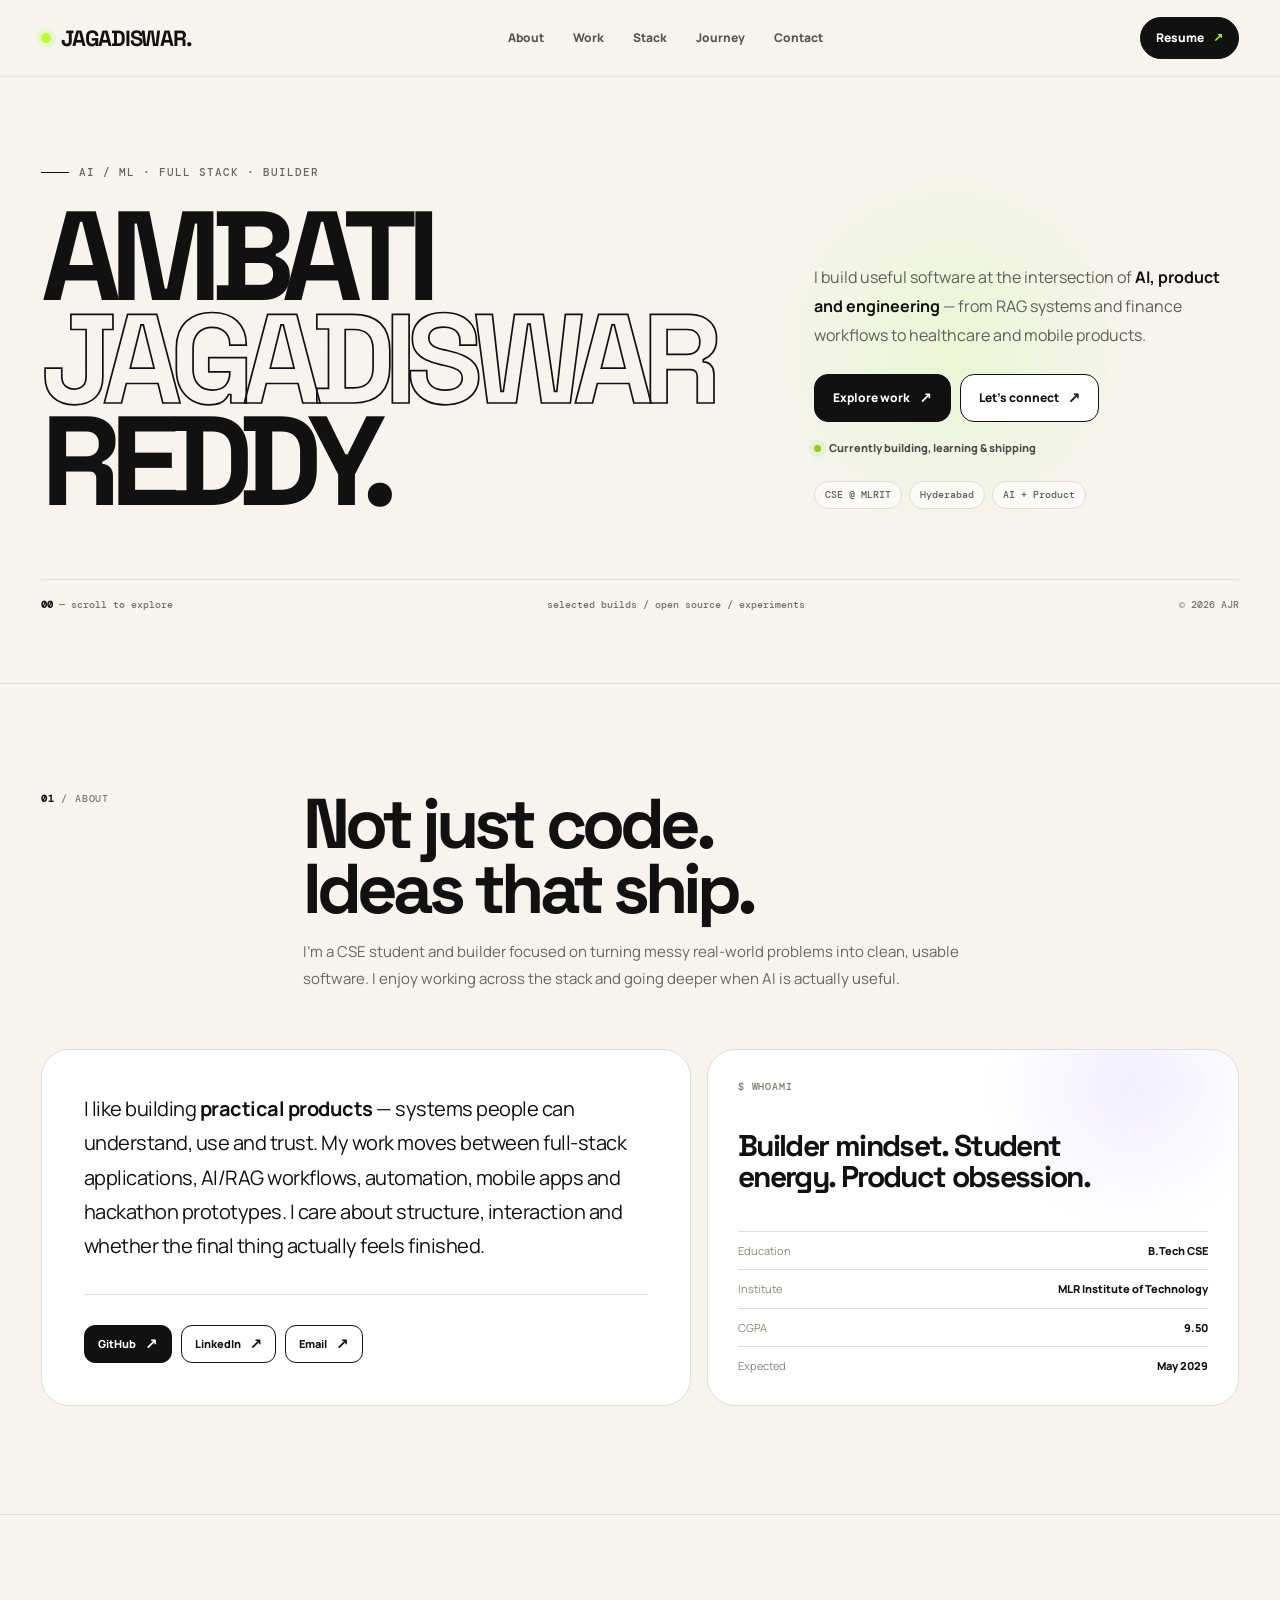
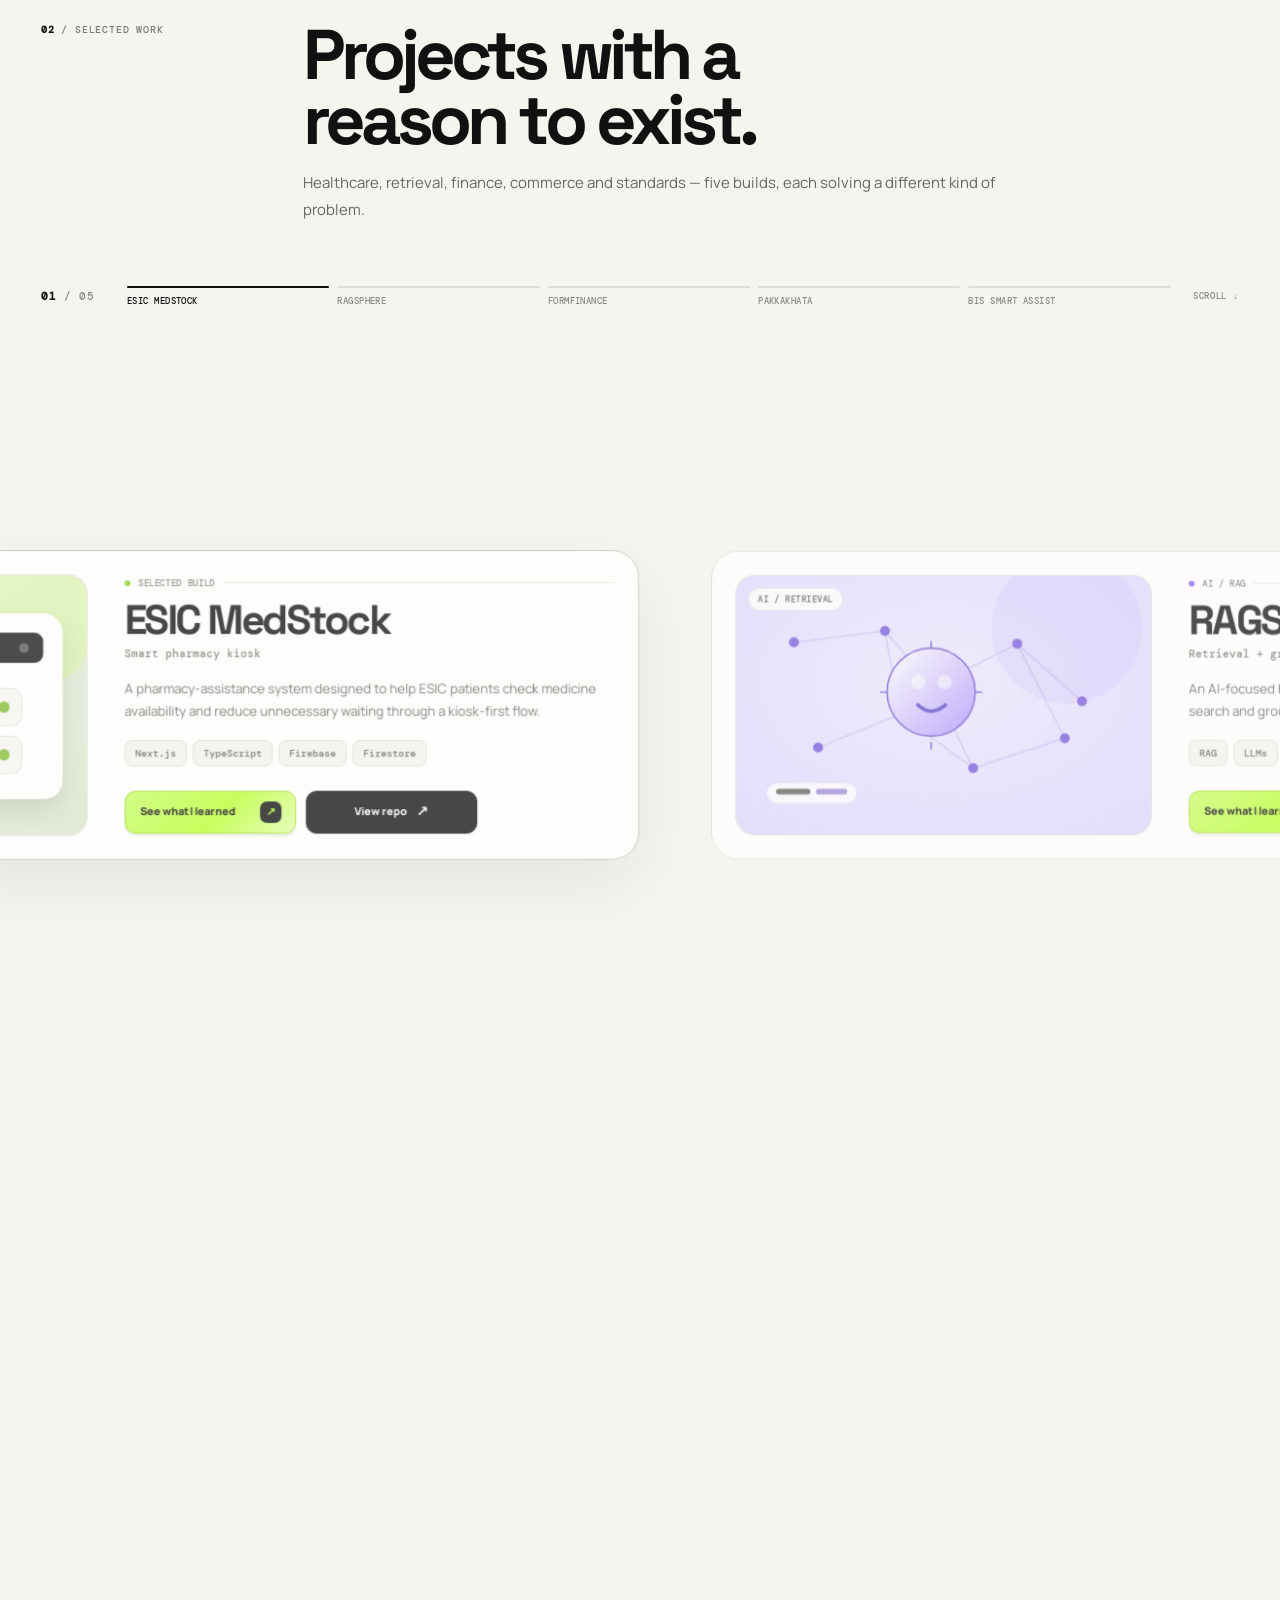
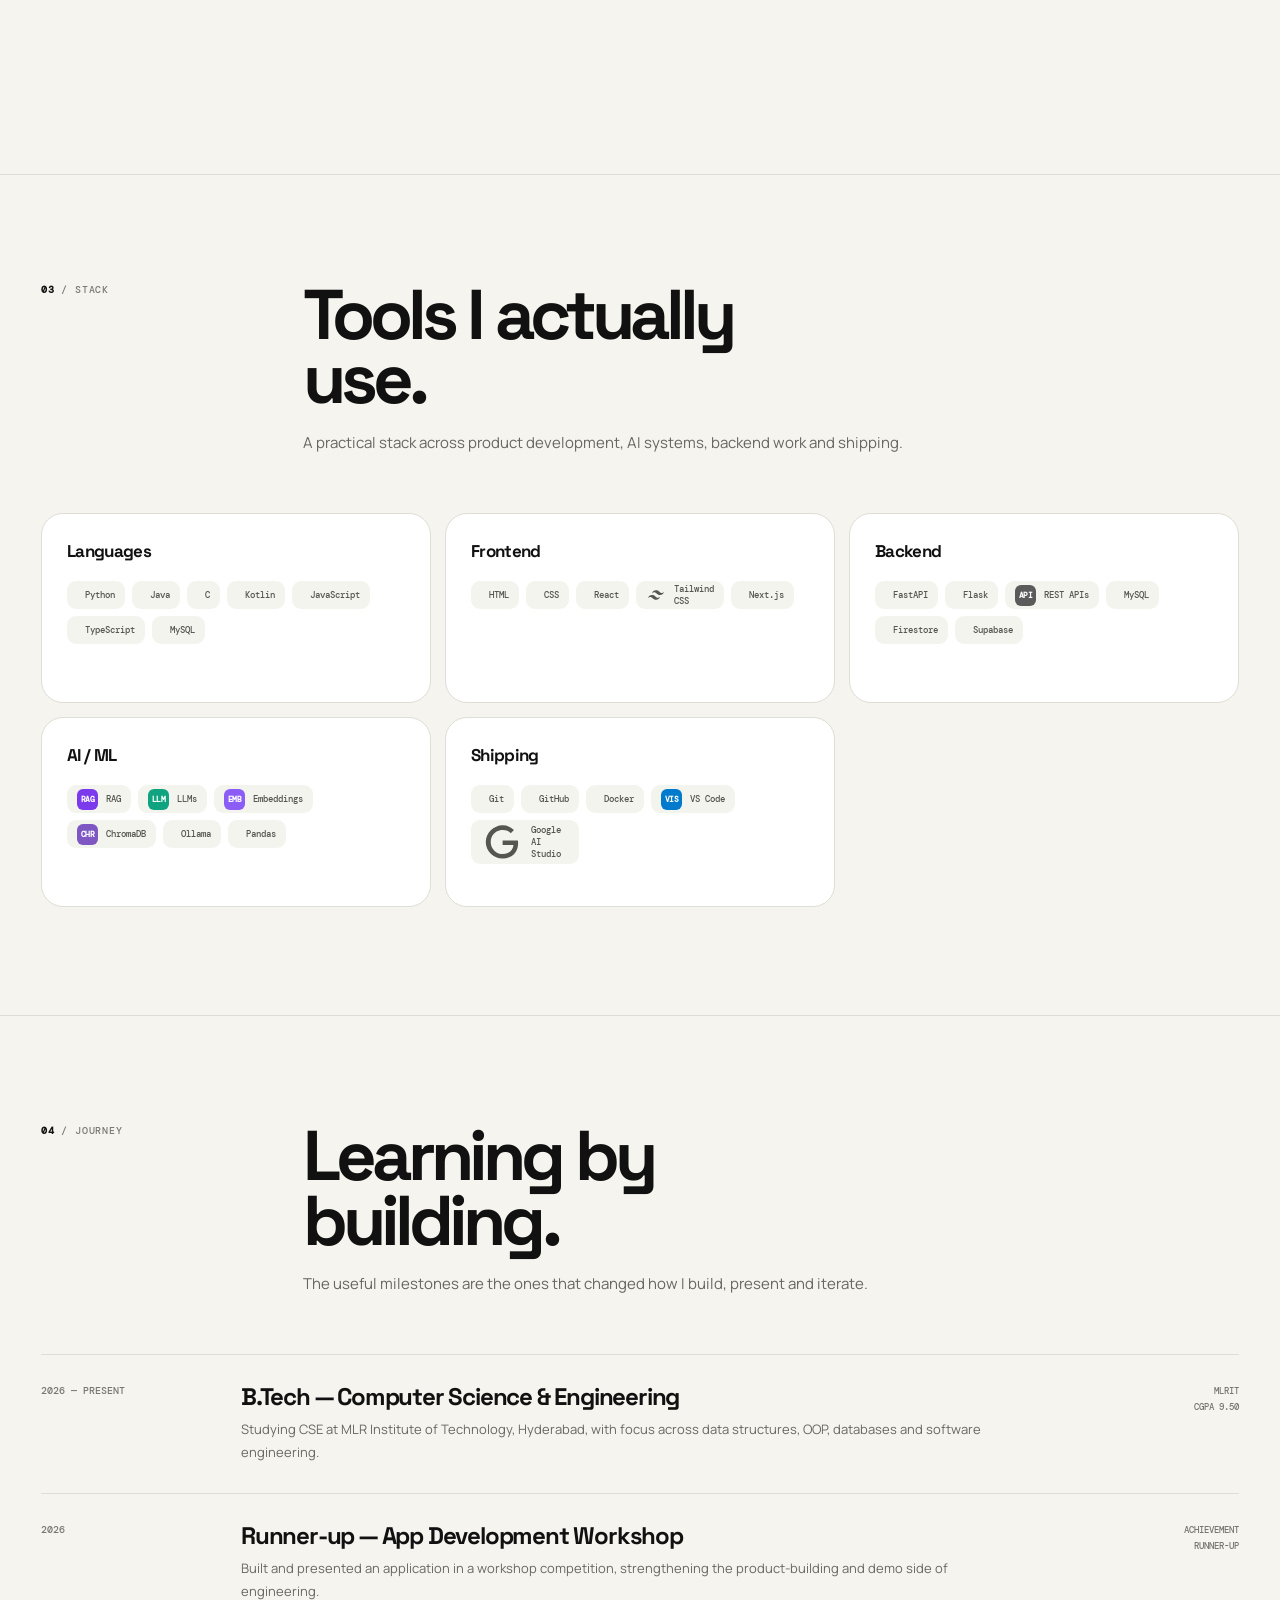
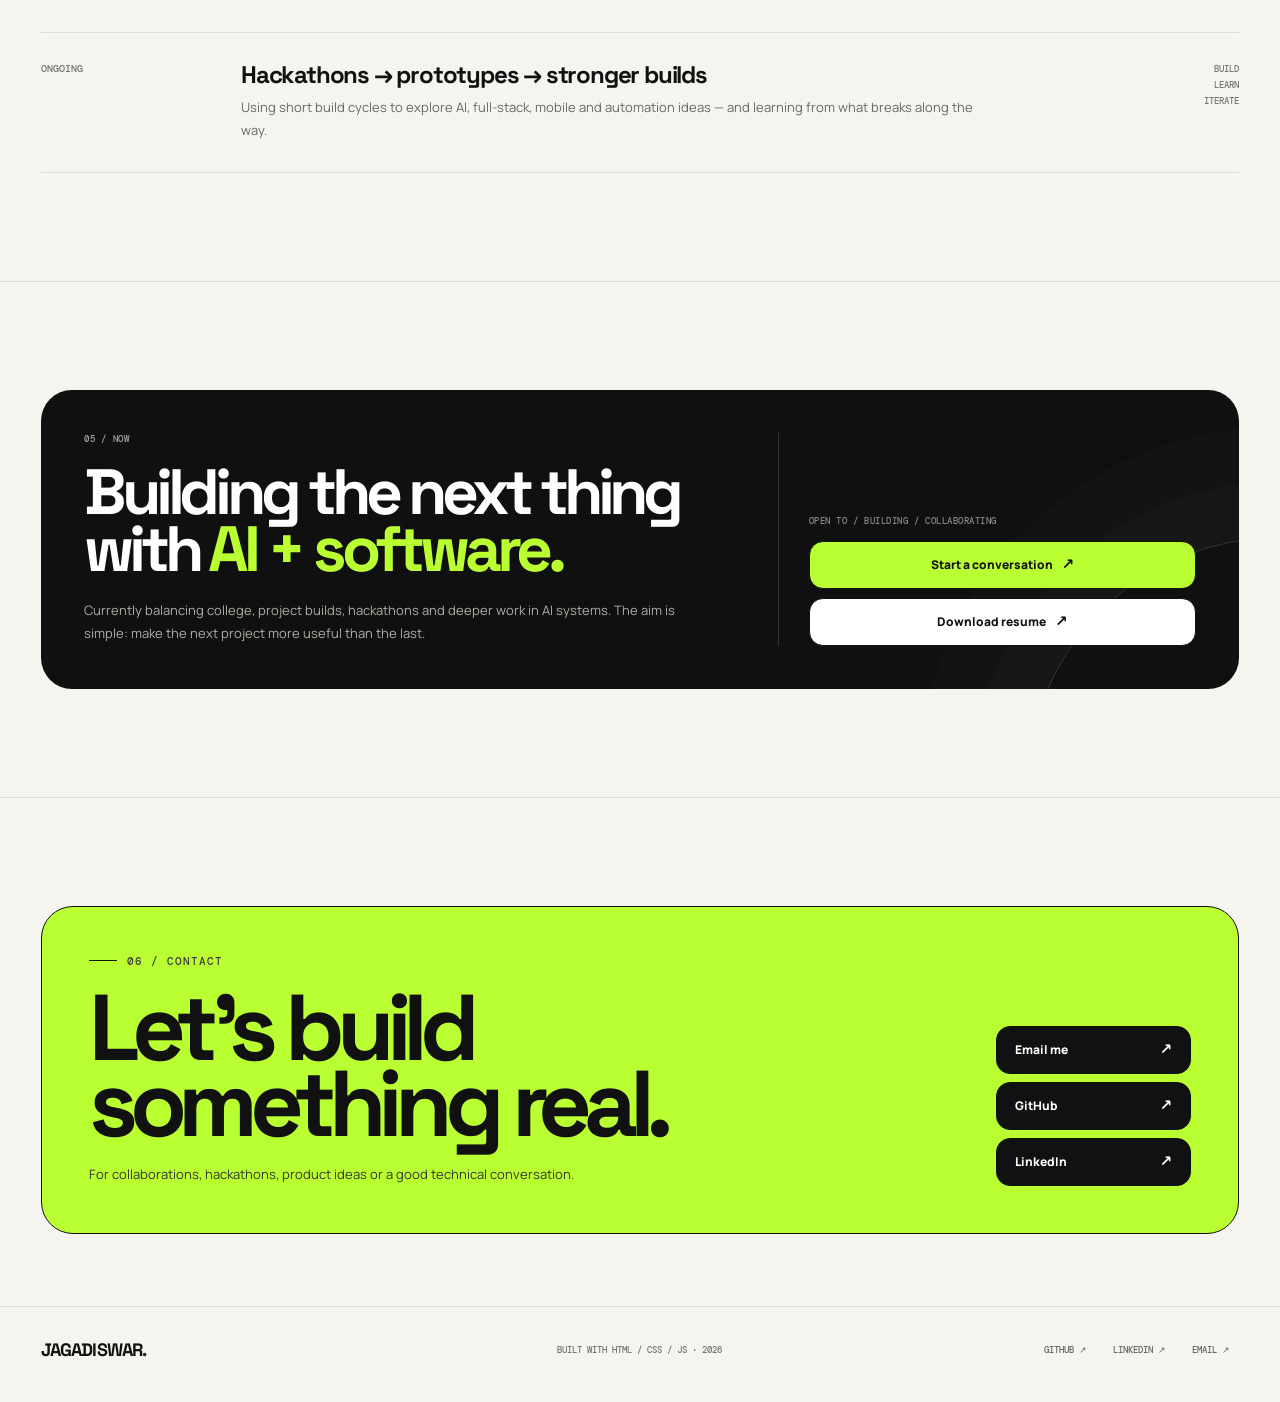
<file: index.html>
<!DOCTYPE html>
<html lang="en">
<head>
<meta charset="UTF-8" />
<meta name="viewport" content="width=device-width, initial-scale=1.0" />
<meta name="theme-color" content="#f5f4ef" />
<link rel="icon" href="data:image/svg+xml,%3Csvg xmlns='http://www.w3.org/2000/svg' viewBox='0 0 32 32'%3E%3Ccircle cx='16' cy='16' r='9' fill='%23baff32' stroke='%23111' stroke-width='2'/%3E%3C/svg%3E">
<meta name="description" content="Ambati Jagadiswar Reddy — AI/ML + Full-Stack developer building practical software, AI systems and products." />
<title>JAGADISWAR. — Ambati Jagadiswar Reddy</title>
<link rel="preconnect" href="https://fonts.googleapis.com">
<link rel="preconnect" href="https://fonts.gstatic.com" crossorigin>
<link href="https://fonts.googleapis.com/css2?family=DM+Mono:wght@400;500&family=Manrope:wght@400;500;600;700;800&family=Space+Grotesk:wght@500;600;700&display=swap" rel="stylesheet">
<style>
:root{
  --bg:#f5f4ef;
  --paper:#ffffff;
  --ink:#111111;
  --muted:#696964;
  --muted-2:#8a8a83;
  --line:#deded7;
  --soft:#eeeee8;
  --lime:#baff32;
  --violet:#8767ff;
  --dark:#101010;
  --dark-2:#191919;
  --dark-line:#333333;
  --max:1240px;
  --radius:28px;
  --shadow:0 24px 70px rgba(17,17,17,.09);
  --ease:cubic-bezier(.2,.75,.2,1);
  --gutter:clamp(18px,3.2vw,48px);
}

*{box-sizing:border-box;margin:0;padding:0}
html{scroll-behavior:smooth;scroll-padding-top:calc(76px + 18px)}
body{
  min-width:0;
  background:var(--bg);
  color:var(--ink);
  font-family:Manrope,system-ui,sans-serif;
  line-height:1.5;
  overflow-x:hidden;
  cursor:url("data:image/svg+xml,%3Csvg xmlns='http://www.w3.org/2000/svg' width='24' height='28' viewBox='0 0 24 28'%3E%3Cpath d='M4 2l15 13-7 .8 4.1 8.2-3.1 1.6L8.9 17.3 4.1 24z' fill='%23111111' stroke='%23fff' stroke-width='1.6' stroke-linejoin='round'/%3E%3C/svg%3E") 4 2, auto;
}
::selection{background:var(--ink);color:var(--lime)}
a{color:inherit;text-decoration:none;cursor:pointer}
button{font:inherit}
button,a,summary{ -webkit-tap-highlight-color:transparent }
a:focus-visible,summary:focus-visible{outline:3px solid var(--violet);outline-offset:3px;border-radius:8px}
img{max-width:100%;display:block}
.container{width:min(calc(100% - var(--gutter) - var(--gutter)),var(--max));margin:0 auto;min-width:0}
.mono{font-family:'DM Mono',monospace}
.display{font-family:'Space Grotesk',Manrope,sans-serif}



/* ---------- INTERACTIVE NAME INFO ---------- */
.hero-name-interactive{position:relative}
.name-line{display:block}
.name-hit{
  position:relative;display:inline-block;cursor:inherit;
  transition:color .2s var(--ease),text-shadow .2s var(--ease),transform .2s var(--ease);
}
.name-hit:hover,.name-hit:focus-visible{color:var(--ink);text-shadow:0 8px 26px rgba(17,17,17,.08);transform:translateY(-2px)}
.name-hit.outline:hover,.name-hit.outline:focus-visible{color:transparent;text-shadow:0 8px 26px rgba(17,17,17,.06)}
.name-info-card{
  position:fixed;z-index:2200;left:0;top:0;pointer-events:none;
  width:max-content;max-width:min(250px,calc(100vw - 28px));
  padding:10px 12px;border-radius:10px;background:#111;color:#fff;
  border:1px solid rgba(255,255,255,.1);box-shadow:0 14px 35px rgba(17,17,17,.18);
  font:500 10px/1.35 'DM Mono',monospace;letter-spacing:.01em;
  opacity:0;transform:translate3d(8px,8px,0) scale(.98);
  transition:opacity .14s ease,transform .14s ease;
}
.name-info-card::before{
  content:'';position:absolute;left:-4px;top:10px;width:8px;height:8px;
  background:#111;transform:rotate(45deg);border-left:1px solid rgba(255,255,255,.1);border-bottom:1px solid rgba(255,255,255,.1)
}
.name-info-card.is-visible{opacity:1;transform:translate3d(0,0,0) scale(1)}
.name-info-card .name-info-kicker{display:block;color:var(--lime);font-size:8px;margin-bottom:4px;letter-spacing:.08em;text-transform:uppercase}
@media(pointer:coarse){.name-info-card{display:none}}

/* ---------- HEADER ---------- */
.site-header{
  position:sticky;top:0;z-index:1000;
  background:rgba(245,244,239,.84);
  backdrop-filter:blur(16px);
  border-bottom:1px solid rgba(17,17,17,.08);
}
.nav{min-height:76px;display:flex;align-items:center;justify-content:space-between;gap:24px}
.brand{display:inline-flex;align-items:center;gap:10px;font-family:'Space Grotesk',sans-serif;font-weight:700;letter-spacing:-.055em;font-size:22px}
.brand-mark{width:10px;height:10px;border-radius:50%;background:var(--lime);box-shadow:0 0 0 5px rgba(186,255,50,.16)}
.nav-links{display:flex;align-items:center;gap:5px;list-style:none}
.nav-link{
  display:inline-flex;align-items:center;justify-content:center;
  min-height:40px;padding:0 12px;border-radius:12px;
  color:#575750;font-size:12px;font-weight:800;
  transition:transform .22s var(--ease),background .22s var(--ease),color .22s var(--ease);
}
.nav-link:hover{background:#e9e9e2;color:var(--ink);transform:translateY(-2px)}
.nav-cta,.btn{
  display:inline-flex;align-items:center;justify-content:center;gap:9px;
  border:1px solid var(--ink);
  transition:transform .22s var(--ease),box-shadow .22s var(--ease),background .22s var(--ease),color .22s var(--ease);
}
.nav-cta{
  min-height:42px;padding:0 15px;border-radius:999px;
  background:var(--ink);color:#fff;font-size:12px;font-weight:800;
}
.nav-cta span{color:var(--lime)}
.nav-cta:hover{transform:translateY(-2px);box-shadow:0 12px 26px rgba(17,17,17,.16);background:#2a2a2a}

/* ---------- MOBILE MENU ---------- */
.mobile-menu{display:none;position:relative}
.mobile-menu summary{list-style:none;cursor:pointer}
.mobile-menu summary::-webkit-details-marker{display:none}
.mobile-menu-trigger{
  min-height:42px;padding:0 13px;border:1px solid var(--line);border-radius:999px;
  background:rgba(255,255,255,.68);display:inline-flex;align-items:center;gap:9px;
  font:800 11px 'DM Mono',monospace;letter-spacing:.02em;color:var(--ink);
}
.mobile-menu-trigger::after{content:'+';font-size:15px;line-height:1;transform:translateY(-1px);transition:transform .2s var(--ease)}
.mobile-menu[open] .mobile-menu-trigger::after{transform:rotate(45deg)}
.mobile-menu-panel{
  position:absolute;right:0;top:calc(100% + 10px);width:min(300px,calc(100vw - 36px));
  background:rgba(255,255,255,.97);border:1px solid var(--line);border-radius:20px;
  box-shadow:0 25px 60px rgba(17,17,17,.15);padding:9px;backdrop-filter:blur(16px);
}
.mobile-menu-panel a{
  display:flex;align-items:center;justify-content:space-between;gap:18px;min-height:46px;
  padding:0 13px;border-radius:12px;font-size:12px;font-weight:800;color:#4e4e48;
  transition:background .2s var(--ease),color .2s var(--ease),transform .2s var(--ease);
}
.mobile-menu-panel a:hover{background:#f0f0ea;color:var(--ink);transform:translateX(2px)}
.mobile-menu-panel .mobile-resume{margin-top:6px;background:var(--ink);color:#fff}
.mobile-menu-panel .mobile-resume:hover{background:#2a2a2a;color:#fff}

/* ---------- BUTTON SYSTEM ---------- */
.btn{min-height:48px;padding:0 18px;border-radius:14px;font-size:12px;font-weight:800;white-space:nowrap}
.btn:hover{transform:translateY(-3px);box-shadow:0 13px 28px rgba(17,17,17,.12)}
.btn-dark{background:var(--ink);color:#fff}
.btn-dark:hover{background:#2a2a2a}
.btn-lime{background:var(--lime);color:var(--ink)}
.btn-light{background:var(--paper);color:var(--ink)}
.btn-ghost{background:transparent;color:var(--ink);border-color:var(--line)}
.btn-small{min-height:38px;padding:0 13px;border-radius:11px;font-size:11px}
.btn-icon{font-size:15px;transition:transform .22s var(--ease)}
.btn:hover .btn-icon{transform:translateX(3px)}
#work{padding-bottom:72px}

/* ---------- HERO ---------- */
.hero{padding:88px 0 72px;position:relative;overflow-x:clip}
.hero::before{
  content:"";position:absolute;inset:10% auto auto 58%;width:420px;height:420px;
  background:radial-gradient(circle at center,rgba(186,255,50,.15),transparent 65%);pointer-events:none;
}
.hero-grid{position:relative;display:grid;grid-template-columns:minmax(0,1.24fr) minmax(320px,.76fr);gap:80px;align-items:end}
.eyebrow{display:flex;align-items:center;gap:10px;font:500 11px 'DM Mono',monospace;color:#676760;letter-spacing:.09em;text-transform:uppercase;margin-bottom:26px}
.eyebrow::before{content:"";width:28px;height:1px;background:var(--ink)}
.hero h1{font-size:clamp(64px,9.9vw,136px);line-height:.81;letter-spacing:-.088em;font-weight:700;max-width:1000px}
.hero h1 .outline{-webkit-text-stroke:1.7px var(--ink);color:transparent}
.hero-copy{padding-bottom:4px}
.hero-copy p{max-width:475px;font-size:16px;line-height:1.82;color:#5f5f59;margin-bottom:24px}
.hero-copy p strong{color:var(--ink)}
.hero-actions{display:flex;flex-wrap:wrap;gap:9px}
.hero-meta{display:flex;flex-wrap:wrap;gap:7px;margin-top:24px}
.chip{display:inline-flex;align-items:center;min-height:28px;padding:0 10px;border:1px solid var(--line);border-radius:999px;background:rgba(255,255,255,.62);font:500 10px 'DM Mono',monospace;color:#60605a}
.status{display:flex;align-items:center;gap:8px;margin-top:18px;color:#4d4d47;font-size:11px;font-weight:800}
.status-dot{width:7px;height:7px;border-radius:50%;background:#8dcc22;box-shadow:0 0 0 5px rgba(141,204,34,.13)}
.hero-strip{margin-top:66px;padding-top:18px;border-top:1px solid var(--line);display:flex;align-items:center;justify-content:space-between;gap:18px;font:500 10px 'DM Mono',monospace;color:#72726c}
.hero-strip strong{color:var(--ink)}

/* ---------- GENERAL SECTIONS ---------- */
.section{padding:108px 0;border-top:1px solid var(--line)}
.section-head{display:grid;grid-template-columns:220px 1fr;gap:42px;margin-bottom:56px}
.section-number{font:500 10px 'DM Mono',monospace;color:#7a7a73;letter-spacing:.08em}
.section-number b{color:var(--ink)}
.section-title{font-size:clamp(42px,5.5vw,76px);line-height:.92;letter-spacing:-.07em;font-weight:700;max-width:890px}
.section-intro{max-width:720px;margin-top:18px;color:#676760;font-size:15px;line-height:1.78}

/* ---------- ABOUT ---------- */
.about-grid{display:grid;grid-template-columns:minmax(0,1.1fr) minmax(300px,.9fr);gap:16px}
.about-main,.about-side{background:var(--paper);border:1px solid var(--line);border-radius:var(--radius)}
.about-main{padding:42px}
.about-main p{max-width:800px;font-size:20px;line-height:1.72;letter-spacing:-.025em}
.about-main p strong{color:var(--ink)}
.about-divider{height:1px;background:var(--line);margin:30px 0}
.about-side{padding:30px;display:flex;flex-direction:column;justify-content:space-between;min-height:350px;background:
  radial-gradient(circle at 80% 10%,rgba(135,103,255,.11),transparent 28%),
  var(--paper)}
.about-side-label{font:500 10px 'DM Mono',monospace;color:#787871;letter-spacing:.08em;text-transform:uppercase}
.about-side h3{font-size:30px;line-height:1.03;letter-spacing:-.055em;max-width:360px}
.about-facts{display:grid;gap:10px}
.fact{display:grid;grid-template-columns:1fr auto;gap:16px;border-top:1px solid var(--line);padding-top:11px;font-size:11px}
.fact span:first-child{color:#87877f}
.fact span:last-child{text-align:right;font-weight:800}

/* ---------- WORK ---------- */
.project-list{display:grid;gap:16px}
.project{
  display:grid;grid-template-columns:minmax(260px,.88fr) minmax(0,1.22fr) auto;gap:30px;align-items:stretch;
  padding:22px;background:var(--paper);border:1px solid var(--line);border-radius:24px;
  transition:transform .25s var(--ease),box-shadow .25s var(--ease),border-color .25s var(--ease);
  overflow:hidden;position:relative;
}
.project:hover{transform:translateY(-5px);box-shadow:var(--shadow);border-color:#c4c4bc}
.project-thumb{position:relative;min-height:220px;aspect-ratio:16/10;border-radius:18px;overflow:hidden;border:1px solid rgba(17,17,17,.08);background:#ecece6}
.project-thumb svg{width:100%;height:100%;display:block;min-width:0}
.project-thumb-label{position:absolute;z-index:2;left:12px;top:12px;display:inline-flex;align-items:center;min-height:24px;padding:0 9px;border-radius:999px;background:rgba(255,255,255,.86);border:1px solid rgba(17,17,17,.1);font:500 9px 'DM Mono',monospace;letter-spacing:.06em;color:#4c4c46}
.project-body{display:flex;flex-direction:column;justify-content:center;min-width:0;padding:4px 4px 4px 0}
.project-status{display:flex;align-items:center;gap:8px;font:500 9px 'DM Mono',monospace;color:#74746d;letter-spacing:.07em;margin-bottom:10px}
.project-status::before{content:"";width:6px;height:6px;border-radius:50%;background:#8dcc22;flex:none}
.project-status.ai::before{background:var(--violet)}
.project-status.build::before{background:#f1a62a}
.project-status.current::before{background:#67c5ff}
.project-status::after{content:"";flex:1;min-width:8px;height:1px;background:var(--line);opacity:.7}
.project-title-row{display:flex;align-items:flex-start;justify-content:space-between;gap:18px}
.project-name{font-size:31px;line-height:1;letter-spacing:-.06em;font-weight:700}
.project-kicker{margin-top:7px;color:#777770;font:500 10px 'DM Mono',monospace}
.project-desc{margin-top:18px;max-width:730px;color:#65655f;font-size:13px;line-height:1.78}
.project-tags{display:flex;flex-wrap:wrap;gap:6px;margin-top:17px}
.project-tag{display:inline-flex;align-items:center;min-height:25px;padding:0 8px;border-radius:8px;background:#f5f5f0;border:1px solid var(--line);font:500 9px 'DM Mono',monospace;color:#5e5e58}
.project-actions{display:flex;flex-direction:column;align-items:stretch;justify-content:center;gap:8px;padding:4px 0;min-width:162px}
.project-actions .btn{width:100%;}
.btn-learn{position:relative;isolation:isolate;overflow:hidden;justify-content:space-between;min-height:44px;padding:0 14px 0 15px;border-color:#a8db31;background:linear-gradient(135deg,#c9ff68 0%,#baff32 55%,#e5ffad 100%);color:var(--ink);font-size:11px;letter-spacing:-.005em;box-shadow:0 3px 0 rgba(89,125,21,.10)}
.btn-learn::before{content:"";position:absolute;inset:0;z-index:-1;background:linear-gradient(110deg,transparent 20%,rgba(255,255,255,.72) 45%,transparent 70%);transform:translateX(-130%);transition:transform .6s var(--ease)}
.btn-learn:hover::before,.btn-learn:focus-visible::before{transform:translateX(130%)}
.btn-learn:hover{box-shadow:0 12px 25px rgba(145,191,44,.28);border-color:#8bbd21}
.btn-learn .btn-icon{display:inline-grid;place-items:center;width:22px;height:22px;border-radius:7px;background:var(--ink);color:var(--lime);font-size:12px;line-height:1;transition:transform .25s var(--ease)}
.btn-learn:hover .btn-icon,.btn-learn:focus-visible .btn-icon{transform:translate(2px,-2px) rotate(0deg)}



/* ---------- PINNED HORIZONTAL PROJECTS (progressive enhancement; JS adds .hscroll-on) ---------- */
.hscroll{position:relative}
.hscroll-ui{display:none}
.hscroll-on{--hh:76px;--card-w:min(1020px,calc(100vw - 2*clamp(56px,7vw,140px)));--hgap:clamp(28px,3.4vw,56px)}
.hscroll-on .hscroll-stage{position:sticky;top:var(--hh);height:calc(100vh - var(--hh));height:calc(100svh - var(--hh));display:flex;flex-direction:column;overflow:hidden;overflow:clip;z-index:1}
.hscroll-on .hscroll-ui{display:flex;align-items:center;gap:22px;width:min(calc(100% - var(--gutter) - var(--gutter)),var(--max));margin:0 auto;padding:6px 0 0;flex:none}
.hs-count{font:500 11px 'DM Mono',monospace;color:var(--ink);letter-spacing:.06em;min-width:64px}
.hs-count span{color:#8a8a83}
.hs-ticks{display:flex;flex:1;gap:8px;min-width:0}
.hs-tick{flex:1;min-width:0;border:0;background:none;padding:9px 0 0;text-align:left;cursor:inherit;position:relative;font:500 9px 'DM Mono',monospace;letter-spacing:.05em;color:#8a8a83;transition:color .3s var(--ease);white-space:nowrap;overflow:hidden;text-overflow:ellipsis}
.hs-tick::before{content:"";position:absolute;left:0;right:0;top:0;height:2px;border-radius:2px;background:var(--line)}
.hs-tick::after{content:"";position:absolute;left:0;top:0;height:2px;border-radius:2px;background:var(--ink);width:calc(var(--fill,0)*100%)}
.hs-tick.is-active{color:var(--ink)}
.hs-tick:focus-visible{outline:3px solid var(--violet);outline-offset:3px;border-radius:6px}
.hs-hint{font:500 9px 'DM Mono',monospace;letter-spacing:.08em;color:#8a8a83;white-space:nowrap;transition:opacity .4s var(--ease)}
.hscroll-on .hscroll-viewport{flex:1;min-height:0;display:flex;align-items:center;overflow:hidden;overflow:clip}
.hscroll-on .project-list{display:flex;gap:var(--hgap);width:max-content;max-width:none;margin:0;padding:0 calc((100vw - var(--card-w))/2);align-items:center;will-change:transform;backface-visibility:hidden}
.hscroll-on .project{flex:0 0 var(--card-w);width:var(--card-w);max-height:calc(100% - 8px);grid-template-columns:minmax(0,.92fr) minmax(0,1.08fr);grid-template-areas:"thumb body" "thumb actions";column-gap:clamp(24px,3vw,40px);row-gap:6px;align-items:center;padding:clamp(18px,1.9vw,26px);border-radius:28px;
  opacity:var(--o,1);transform:scale(var(--s,1));transform-origin:center;transition:box-shadow .3s var(--ease),border-color .3s var(--ease)}
.hscroll-on .project.reveal{opacity:var(--o,1);transform:scale(var(--s,1))}
.hscroll-on .project:hover{transform:scale(var(--s,1));box-shadow:var(--shadow)}
.hscroll-on .project.is-active{border-color:#c4c4bc;box-shadow:var(--shadow)}
.hscroll-on .project-thumb{grid-area:thumb;min-height:0;aspect-ratio:16/10;height:auto;align-self:center;border-radius:20px}
.hscroll-on .project-thumb svg{transform:translate3d(var(--px,0px),0,0) scale(1.1);transform-origin:center;will-change:transform}
.hscroll-on .project-body{grid-area:body;padding:0}
.hscroll-on .project-actions{grid-area:actions;flex-direction:row;flex-wrap:wrap;justify-content:flex-start;align-items:stretch;gap:10px;padding:14px 0 0;min-width:0;max-width:none}
.hscroll-on .project-actions .btn{width:auto;min-width:176px;flex:0 1 auto}
.hscroll-on .project-name{font-size:clamp(32px,3.3vw,44px)}
.hscroll-on .project-desc{font-size:clamp(13px,1.05vw,14.5px);line-height:1.75;max-width:none}
.hscroll-on .project-kicker{font-size:11px}
.hscroll-on .project-tag{font-size:10px;min-height:27px;padding:0 10px}
@media(prefers-reduced-motion:reduce){.hscroll-on .project{transition:none}}

/* ---------- FEATURED CURRENT BUILD ---------- */
.featured{
  margin-top:18px;padding:34px;border-radius:30px;background:var(--dark);color:#fff;
  display:grid;grid-template-columns:1fr minmax(320px,.95fr);gap:34px;border:1px solid var(--dark);overflow:hidden;position:relative;
}
.featured::before{content:"";position:absolute;width:460px;height:460px;border-radius:50%;right:-190px;top:-210px;background:radial-gradient(circle,rgba(186,255,50,.22),transparent 65%);pointer-events:none}
.featured-copy{position:relative;z-index:2;display:flex;flex-direction:column;justify-content:center}
.featured-label{font:500 9px 'DM Mono',monospace;color:#a3a39c;letter-spacing:.08em;text-transform:uppercase;margin-bottom:20px}
.featured h3{font-size:clamp(44px,5vw,76px);line-height:.87;letter-spacing:-.08em;max-width:650px}
.featured h3 em{font-style:normal;color:var(--lime)}
.featured p{margin:20px 0 24px;max-width:610px;color:#b6b6af;font-size:13px;line-height:1.8}
.featured-visual{min-height:330px;border-radius:24px;overflow:hidden;border:1px solid var(--dark-line);background:linear-gradient(145deg,#1a1a1a,#111);position:relative;display:flex;align-items:center;justify-content:center}
.featured-visual::after{content:"";position:absolute;inset:18px;border:1px solid rgba(255,255,255,.05);border-radius:18px;pointer-events:none}

/* ---------- STACK ---------- */
.stack-grid{display:grid;grid-template-columns:repeat(3,1fr);gap:14px}
.stack-card{background:var(--paper);border:1px solid var(--line);border-radius:22px;padding:25px;min-height:190px;transition:transform .22s var(--ease),box-shadow .22s var(--ease)}
.stack-card:hover{transform:translateY(-4px);box-shadow:var(--shadow)}
.stack-card h3{font-size:17px;letter-spacing:-.04em;margin-bottom:17px}
.stack-items{display:flex;flex-wrap:wrap;gap:7px}
.stack-item{display:inline-flex;align-items:center;min-height:28px;padding:0 9px;border-radius:9px;background:#f4f4ef;color:#565650;font:500 9px 'DM Mono',monospace}

/* ---------- OFFICIAL TECH MARKS / COLOR SYSTEM ---------- */
.stack-items{align-items:stretch}
.stack-item{gap:8px;border:1px solid transparent;transition:background .2s,border-color .2s,color .2s,transform .2s var(--ease);position:relative}
.stack-item:hover{background:var(--tech-bg);border-color:var(--tech);color:var(--ink);transform:translateY(-2px)}
.tech-icon{width:21px;height:21px;min-width:21px;display:inline-flex;align-items:center;justify-content:center;border-radius:6px;line-height:1;flex:0 0 21px}
.tech-icon img{display:block;width:18px;height:18px;object-fit:contain}
.tech-mark{width:21px;height:21px;min-width:21px;display:inline-flex;align-items:center;justify-content:center;border-radius:6px;background:var(--tech);color:#fff;font:800 8px 'DM Mono',monospace;letter-spacing:-.05em;line-height:1}

/* ---------- JOURNEY ---------- */
.timeline{border-top:1px solid var(--line)}
.timeline-item{display:grid;grid-template-columns:170px minmax(0,1fr) 160px;gap:30px;align-items:start;padding:29px 0;border-bottom:1px solid var(--line)}
.timeline-date{font:500 10px 'DM Mono',monospace;color:#777770}
.timeline-main h3{font-size:24px;line-height:1.08;letter-spacing:-.05em;margin-bottom:8px}
.timeline-main p{max-width:760px;color:#686862;font-size:13px;line-height:1.78}
.timeline-side{text-align:right;color:#777770;font:500 9px 'DM Mono',monospace;line-height:1.75}

/* ---------- NOW ---------- */
.now{position:relative;padding:43px;border-radius:31px;background:var(--dark);color:#fff;display:grid;grid-template-columns:1fr minmax(260px,.65fr);gap:50px;overflow:hidden}
.now::after{content:"";position:absolute;width:500px;height:500px;right:-290px;bottom:-350px;border:1px solid #343434;border-radius:50%;box-shadow:0 0 0 55px rgba(255,255,255,.016),0 0 0 110px rgba(255,255,255,.012)}
.now-label{font:500 9px 'DM Mono',monospace;color:#a3a39d;letter-spacing:.08em;text-transform:uppercase;margin-bottom:19px}
.now h3{font-size:clamp(42px,5vw,72px);line-height:.9;letter-spacing:-.08em;max-width:690px}
.now h3 span{color:var(--lime)}
.now p{max-width:600px;margin-top:20px;color:#aeaea7;font-size:13px;line-height:1.8}
.now-side{position:relative;z-index:2;display:flex;flex-direction:column;justify-content:flex-end;gap:9px;border-left:1px solid #343434;padding-left:30px}
.now-side .micro{color:#888881;font:500 9px 'DM Mono',monospace;letter-spacing:.06em;margin-bottom:5px}

/* ---------- CONTACT ---------- */
.contact{padding-bottom:72px}
.contact-box{display:grid;grid-template-columns:minmax(0,1fr) auto;gap:35px;align-items:end;padding:47px;border-radius:32px;background:var(--lime);border:1px solid var(--ink)}
.contact-box .eyebrow{color:#3f3f39;margin-bottom:22px}
.contact-box h2{font-size:clamp(52px,7.3vw,104px);line-height:.82;letter-spacing:-.09em;max-width:820px}
.contact-box p{max-width:560px;margin-top:20px;color:#35352f;font-size:13px;line-height:1.75}
.contact-actions{display:flex;flex-direction:column;gap:8px;min-width:195px}
.contact-actions .btn{justify-content:space-between;background:var(--ink);color:#fff;border-color:var(--ink)}
.contact-actions .btn:hover{background:#292929}

/* ---------- FOOTER ---------- */
footer{border-top:1px solid var(--line);padding:29px 0 38px}
.footer-grid{display:grid;grid-template-columns:1fr auto 1fr;gap:20px;align-items:center}
.footer-brand{font-family:'Space Grotesk',sans-serif;font-weight:700;font-size:18px;letter-spacing:-.05em}
.footer-center{font:500 9px 'DM Mono',monospace;text-align:center;color:#777770}
.footer-links{display:flex;justify-content:flex-end;gap:8px}
.footer-link{display:inline-flex;align-items:center;min-height:28px;padding:0 9px;border-radius:8px;background:transparent;color:#686861;font:500 9px 'DM Mono',monospace;transition:background .2s,color .2s,transform .2s var(--ease)}
.footer-link:hover{background:#e8e8e2;color:var(--ink);transform:translateY(-2px)}

/* ---------- MOTION ---------- */
.reveal{opacity:0;transform:translateY(24px);transition:opacity .72s var(--ease),transform .72s var(--ease)}
.reveal.visible{opacity:1;transform:none}

/* ---------- RESPONSIVE LAYOUT ---------- */
@media(max-width:1180px){
  .hero-grid{grid-template-columns:minmax(0,1.15fr) minmax(280px,.85fr);gap:52px}
  .section-head{grid-template-columns:185px minmax(0,1fr);gap:30px}
  .project{grid-template-columns:minmax(250px,.82fr) minmax(0,1.18fr) max-content;gap:24px}
  .project-actions{min-width:auto}
  .featured{gap:26px}
  .now{gap:32px}
}

@media(max-width:1060px){
  .nav-links{display:none}
  .mobile-menu{display:block}
  .hero-copy{max-width:720px}
  .hero::before{left:auto;right:-80px;width:360px;height:360px}
  .section-head{grid-template-columns:1fr;gap:12px}
  .stack-grid{grid-template-columns:repeat(2,minmax(0,1fr))}
  .timeline-item{grid-template-columns:130px minmax(0,1fr)}
  .timeline-side{display:none}
  .now-side{border-left:0;border-top:1px solid #343434;padding:19px 0 0}
  .contact-box{grid-template-columns:1fr;align-items:start}
  .contact-actions{width:min(100%,360px)}
  .footer-grid{grid-template-columns:1fr auto}
  .footer-center{order:3;grid-column:1/-1;text-align:left}
  .footer-links{justify-content:flex-start}
  .project{grid-template-columns:minmax(220px,.9fr) minmax(0,1.1fr)}
  .project-actions{grid-column:2;grid-row:2;justify-content:flex-start;align-items:stretch;padding:0 4px 2px 0;max-width:300px}
}

@media(max-width:900px){
  .hero-grid,.about-grid,.featured,.now{grid-template-columns:1fr}
  .hero-copy{max-width:720px}
  .featured-visual{min-height:290px}
}

@media(max-width:860px){
  :root{--gutter:clamp(16px,4vw,28px)}
  .hero{padding:72px 0 58px}
  .hero h1{font-size:clamp(58px,11.8vw,104px);line-height:.84}
  .section{padding:88px 0}
  .section-title{font-size:clamp(42px,7.8vw,64px)}
  .project{grid-template-columns:1fr;gap:18px;padding:18px}
  .project-actions{grid-column:auto;grid-row:auto;padding:0;justify-content:flex-start;max-width:340px;width:100%}
  .project-thumb{aspect-ratio:16/9;min-height:0}
  .project-body{padding:0}
  .featured{padding:31px}
  .featured-visual{min-height:290px}
  .now{padding:34px}
  .timeline-item{grid-template-columns:1fr;gap:9px}
  .timeline-date{margin-bottom:2px}
  .contact-box{padding:38px}
}

@media(max-width:720px){
  html{scroll-padding-top:82px}
  .site-header{background:rgba(245,244,239,.92)}
  .nav{min-height:66px;gap:10px}
  .brand{font-size:18px;white-space:nowrap}
  .brand-mark{width:9px;height:9px;box-shadow:0 0 0 4px rgba(186,255,50,.16)}
  .nav-cta{min-height:40px;padding:0 12px;font-size:10px}
  .mobile-menu-trigger{min-height:40px;padding:0 11px;font-size:10px}
  .hero{padding:58px 0 50px}
  .eyebrow{margin-bottom:19px;font-size:9px}
  .hero h1{font-size:clamp(51px,16.7vw,90px);line-height:.83}
  .hero h1 .outline{-webkit-text-stroke:1.25px var(--ink)}
  .hero-copy p{font-size:14px;line-height:1.75}
  .hero-actions{display:grid;grid-template-columns:1fr;gap:8px}
  .hero-actions .btn{width:100%}
  .hero-meta{margin-top:18px}
  .chip{font-size:9px}
  .hero-strip{align-items:flex-start;gap:6px;margin-top:44px;line-height:1.6}
  .section{padding:72px 0}
  .section-head{margin-bottom:34px}
  .section-number{font-size:9px}
  .section-title{font-size:clamp(38px,10.5vw,52px)}
  .section-intro{margin-top:14px;font-size:13px;line-height:1.72}
  .about-main{padding:25px}
  .about-main p{font-size:16px;line-height:1.68}
  .about-side{min-height:0;padding:25px}
  .about-side h3{font-size:27px;max-width:none}
  .fact{grid-template-columns:minmax(0,1fr) auto;gap:12px}
  .project{padding:15px;border-radius:19px}
  .project-thumb{border-radius:15px}
  .project-title-row{gap:12px}
  .project-name{font-size:clamp(25px,7vw,31px)}
  .project-desc{font-size:12px;line-height:1.72;margin-top:14px}
  .project-tags{margin-top:14px}
  .project-actions{max-width:none;gap:8px}
  .project-actions .btn{width:100%;}
  .btn-learn{min-height:46px}
  .featured{padding:26px;border-radius:24px}
  .featured h3{font-size:clamp(42px,12vw,64px)}
  .featured p{font-size:12px}
  .featured-visual{min-height:235px;border-radius:19px}
  .stack-grid{grid-template-columns:1fr}
  .stack-card{padding:22px}
  .timeline-main h3{font-size:21px}
  .timeline-main p{font-size:12px}
  .now{padding:28px;border-radius:24px}
  .now h3{font-size:clamp(39px,11vw,58px)}
  .now p{font-size:12px}
  .contact-box{padding:28px;border-radius:24px}
  .contact-box h2{font-size:clamp(50px,14vw,70px)}
  .contact-box p{font-size:12px}
  .contact-actions{width:100%}
  .contact-actions .btn{width:100%}
  .footer-grid{grid-template-columns:1fr}
  .footer-links{display:grid;grid-template-columns:repeat(3,minmax(0,1fr));gap:6px}
  .footer-link{justify-content:center;min-height:34px}
  .footer-center{grid-column:auto}
}

@media(max-width:420px){
  .stack-item{min-height:31px;padding:0 8px;gap:7px}
  .tech-icon{width:21px;min-width:21px;height:21px;border-radius:6px}
  .nav{align-items:center}
  .nav-cta{padding:0 10px}
  .mobile-menu-trigger{padding:0 10px}
  .mobile-menu-panel{right:-4px}
  .hero h1{font-size:clamp(46px,16.9vw,68px)}
  .about-facts{gap:8px}
  .fact{font-size:10px}
  .project-thumb-label{left:9px;top:9px;font-size:8px}
  .project-tag{font-size:8px}
  .footer-links{grid-template-columns:1fr}
}

@media(pointer:coarse){
  body{cursor:auto}
  a{cursor:pointer}
}

@media(prefers-reduced-motion:reduce){
  html{scroll-behavior:auto}
  .reveal,.btn,.project,.stack-card,.nav-link,.nav-cta,.footer-link{transition:none}
  .btn-learn::before{display:none}
}
</style>
<!-- AJR responsive professional portfolio — v3 -->
</head>
<body>
<header class="site-header">
  <div class="container nav">
    <a class="brand" href="#top" aria-label="JAGADISWAR home"><span class="brand-mark"></span>JAGADISWAR.</a>
    <nav aria-label="Primary navigation">
      <ul class="nav-links">
        <li><a class="nav-link" href="#about">About</a></li>
        <li><a class="nav-link" href="#work">Work</a></li>
        <li><a class="nav-link" href="#stack">Stack</a></li>
        <li><a class="nav-link" href="#journey">Journey</a></li>
        <li><a class="nav-link" href="#contact">Contact</a></li>
      </ul>
    </nav>
    <details class="mobile-menu">
      <summary class="mobile-menu-trigger" aria-label="Open navigation">Menu</summary>
      <nav class="mobile-menu-panel" aria-label="Mobile navigation">
        <a href="#about">About <span>01</span></a>
        <a href="#work">Work <span>02</span></a>
        <a href="#stack">Stack <span>03</span></a>
        <a href="#journey">Journey <span>04</span></a>
        <a href="#contact">Contact <span>06</span></a>
        <a class="mobile-resume" href="resume.pdf" download="Ambati-Jagadiswar-Reddy-Resume.pdf">Resume <span>↗</span></a>
      </nav>
    </details>
    <a class="nav-cta" href="resume.pdf" download="Ambati-Jagadiswar-Reddy-Resume.pdf">Resume <span>↗</span></a>
  </div>
</header>

<main id="top">
  <!-- HERO -->
  <section class="hero">
    <div class="container">
      <div class="hero-grid">
        <div class="reveal">
          <div class="eyebrow">AI / ML · FULL STACK · BUILDER</div>
          <h1 class="display hero-name-interactive" aria-label="Ambati Jagadiswar Reddy">
  <span class="name-line"><span class="name-hit" data-name-info="hii, i’m AJR." tabindex="0">AMBATI</span></span>
  <span class="name-line"><span class="name-hit outline" data-name-info="builder mode: on." tabindex="0">JAGADISWAR</span></span>
  <span class="name-line"><span class="name-hit" data-name-info="AI + full-stack + product." tabindex="0">REDDY.</span></span>
</h1>
        </div>
        <div class="hero-copy reveal">
          <p>I build useful software at the intersection of <strong>AI, product and engineering</strong> — from RAG systems and finance workflows to healthcare and mobile products.</p>
          <div class="hero-actions">
            <a class="btn btn-dark" href="#work">Explore work <span class="btn-icon">↗</span></a>
            <a class="btn btn-light" href="mailto:ambatijagadiswarreddy@gmail.com">Let's connect <span class="btn-icon">↗</span></a>
          </div>
          <div class="status"><span class="status-dot"></span>Currently building, learning & shipping</div>
          <div class="hero-meta">
            <span class="chip">CSE @ MLRIT</span>
            <span class="chip">Hyderabad</span>
            <span class="chip">AI + Product</span>
          </div>
        </div>
      </div>
      <div class="hero-strip reveal">
        <span><strong>00</strong> — scroll to explore</span>
        <span>selected builds / open source / experiments</span>
        <span>© 2026 AJR</span>
      </div>
    </div>
  </section>

  <!-- ABOUT -->
  <section class="section" id="about">
    <div class="container">
      <div class="section-head reveal">
        <div class="section-number"><b>01</b> / ABOUT</div>
        <div>
          <h2 class="section-title display">Not just code.<br>Ideas that ship.</h2>
          <p class="section-intro">I'm a CSE student and builder focused on turning messy real-world problems into clean, usable software. I enjoy working across the stack and going deeper when AI is actually useful.</p>
        </div>
      </div>
      <div class="about-grid">
        <article class="about-main reveal">
          <p>I like building <strong>practical products</strong> — systems people can understand, use and trust. My work moves between full-stack applications, AI/RAG workflows, automation, mobile apps and hackathon prototypes. I care about structure, interaction and whether the final thing actually feels finished.</p>
          <div class="about-divider"></div>
          <div class="hero-actions">
            <a class="btn btn-dark btn-small" href="https://github.com/jagadiswarambati" target="_blank" rel="noopener noreferrer">GitHub <span class="btn-icon">↗</span></a>
            <a class="btn btn-light btn-small" href="https://www.linkedin.com/in/jagadiswar-reddy-ambati-b17697366/" target="_blank" rel="noopener noreferrer">LinkedIn <span class="btn-icon">↗</span></a>
            <a class="btn btn-light btn-small" href="mailto:ambatijagadiswarreddy@gmail.com">Email <span class="btn-icon">↗</span></a>
          </div>
        </article>
        <aside class="about-side reveal">
          <div class="about-side-label">$ whoami</div>
          <h3 class="display">Builder mindset. Student energy. Product obsession.</h3>
          <div class="about-facts">
            <div class="fact"><span>Education</span><span>B.Tech CSE</span></div>
            <div class="fact"><span>Institute</span><span>MLR Institute of Technology</span></div>
            <div class="fact"><span>CGPA</span><span>9.50</span></div>
            <div class="fact"><span>Expected</span><span>May 2029</span></div>
          </div>
        </aside>
      </div>
    </div>
  </section>

  <!-- WORK -->
  <section class="section" id="work">
    <div class="container">
      <div class="section-head reveal">
        <div class="section-number"><b>02</b> / SELECTED WORK</div>
        <div>
          <h2 class="section-title display">Projects with a<br>reason to exist.</h2>
          <p class="section-intro">Healthcare, retrieval, finance, commerce and standards — five builds, each solving a different kind of problem.</p>
        </div>
      </div>
    </div>

    <div class="hscroll" data-hscroll>
      <div class="hscroll-stage">
        <div class="hscroll-ui" aria-label="Project progress">
          <div class="hs-count" aria-live="off"><b data-hs-current>01</b> <span>/ 05</span></div>
          <div class="hs-ticks">
            <button type="button" class="hs-tick" data-hs-tick="0">ESIC MEDSTOCK</button>
            <button type="button" class="hs-tick" data-hs-tick="1">RAGSPHERE</button>
            <button type="button" class="hs-tick" data-hs-tick="2">FORMFINANCE</button>
            <button type="button" class="hs-tick" data-hs-tick="3">PAKKAKHATA</button>
            <button type="button" class="hs-tick" data-hs-tick="4">BIS SMART ASSIST</button>
          </div>
          <div class="hs-hint" data-hs-hint>SCROLL ↓</div>
        </div>
        <div class="hscroll-viewport">
      <div class="project-list container" data-hscroll-track>
        <!-- ESIC -->
        <article class="project reveal">
          <div class="project-thumb" aria-hidden="true">
            <span class="project-thumb-label">HEALTHCARE / INVENTORY</span>
            <svg viewBox="0 0 640 400" preserveAspectRatio="xMidYMid slice" xmlns="http://www.w3.org/2000/svg" role="img">
              <defs>
                <linearGradient id="esicBg" x1="0" y1="0" x2="1" y2="1"><stop offset="0" stop-color="#f1f5ec"/><stop offset="1" stop-color="#dce7d0"/></linearGradient>
                <filter id="esicShadow" x="-30%" y="-30%" width="160%" height="160%"><feDropShadow dx="0" dy="18" stdDeviation="18" flood-opacity=".12"/></filter>
              </defs>
              <rect width="640" height="400" fill="url(#esicBg)"/>
              <circle cx="520" cy="84" r="92" fill="#c7ff63" opacity=".34"/>
              <rect x="76" y="72" width="488" height="260" rx="26" fill="#fff" filter="url(#esicShadow)"/>
              <rect x="103" y="99" width="434" height="42" rx="12" fill="#171717"/>
              <rect x="121" y="112" width="86" height="14" rx="7" fill="#baff32"/>
              <circle cx="510" cy="120" r="7" fill="#555"/>
              <rect x="103" y="162" width="188" height="144" rx="18" fill="#edf4e5"/>
              <rect x="124" y="187" width="86" height="20" rx="10" fill="#171717"/>
              <rect x="124" y="220" width="127" height="11" rx="5.5" fill="#b7c5b0"/>
              <rect x="124" y="245" width="104" height="11" rx="5.5" fill="#c6d1bf"/>
              <rect x="124" y="270" width="75" height="11" rx="5.5" fill="#c6d1bf"/>
              <g transform="translate(331 177)">
                <rect x="0" y="0" width="176" height="52" rx="14" fill="#f6f8f4" stroke="#d4ddd0"/>
                <rect x="18" y="15" width="22" height="22" rx="6" fill="#baff32"/>
                <path d="M29 19v14M22 26h14" stroke="#111" stroke-width="3" stroke-linecap="round"/>
                <rect x="52" y="13" width="75" height="9" rx="4.5" fill="#252525"/>
                <rect x="52" y="29" width="55" height="7" rx="3.5" fill="#a8afa4"/>
                <circle cx="151" cy="26" r="8" fill="#81bd36"/>
              </g>
              <g transform="translate(331 244)">
                <rect x="0" y="0" width="176" height="52" rx="14" fill="#f6f8f4" stroke="#d4ddd0"/>
                <rect x="18" y="16" width="26" height="20" rx="4" fill="#d8e4ce"/>
                <rect x="23" y="12" width="16" height="5" rx="2.5" fill="#b3c0ac"/>
                <rect x="56" y="13" width="70" height="9" rx="4.5" fill="#252525"/>
                <rect x="56" y="29" width="48" height="7" rx="3.5" fill="#a8afa4"/>
                <circle cx="151" cy="26" r="8" fill="#81bd36"/>
              </g>
            </svg>
          </div>
          <div class="project-body">
            <div class="project-status">SELECTED BUILD</div>
            <div class="project-title-row"><div><h3 class="project-name display">ESIC MedStock</h3><div class="project-kicker">Smart pharmacy kiosk</div></div></div>
            <p class="project-desc">A pharmacy-assistance system designed to help ESIC patients check medicine availability and reduce unnecessary waiting through a kiosk-first flow.</p>
            <div class="project-tags"><span class="project-tag">Next.js</span><span class="project-tag">TypeScript</span><span class="project-tag">Firebase</span><span class="project-tag">Firestore</span></div>
          </div>
          <div class="project-actions"><a class="btn btn-lime btn-small btn-learn" href="learnings/esic-medstock.html" aria-label="See what I learned building ESIC MedStock"><span>See what I learned</span><span class="btn-icon" aria-hidden="true">↗</span></a><a class="btn btn-dark btn-small" href="https://github.com/jagadiswarambati/esic-smart-pharmacy-kiosk" target="_blank" rel="noopener noreferrer">View repo <span class="btn-icon">↗</span></a></div>
        </article>

        <!-- RAGSphere -->
        <article class="project reveal">
          <div class="project-thumb" aria-hidden="true">
            <span class="project-thumb-label">AI / RETRIEVAL</span>
            <svg viewBox="0 0 640 400" preserveAspectRatio="xMidYMid slice" xmlns="http://www.w3.org/2000/svg" role="img">
              <defs>
                <radialGradient id="ragBg" cx="52%" cy="42%" r="70%"><stop offset="0" stop-color="#ece8ff"/><stop offset="1" stop-color="#dcd6ff"/></radialGradient>
                <linearGradient id="ragOrb" x1="0" y1="0" x2="1" y2="1"><stop offset="0" stop-color="#ffffff"/><stop offset="1" stop-color="#a992ff"/></linearGradient>
              </defs>
              <rect width="640" height="400" fill="url(#ragBg)"/>
              <circle cx="510" cy="92" r="106" fill="#8b6dff" opacity=".1"/>
              <g stroke="#6f5adb" stroke-width="1.5" opacity=".32" fill="none">
                <path d="M126 112L254 96L321 174L440 114L531 195"/>
                <path d="M160 260L275 213L378 289L507 247"/>
                <path d="M254 96L275 213M321 174L378 289M440 114L507 247"/>
              </g>
              <g fill="#7259df">
                <circle cx="126" cy="112" r="7"/><circle cx="254" cy="96" r="7"/><circle cx="321" cy="174" r="8"/><circle cx="440" cy="114" r="7"/><circle cx="531" cy="195" r="7"/>
                <circle cx="160" cy="260" r="7"/><circle cx="275" cy="213" r="8"/><circle cx="378" cy="289" r="7"/><circle cx="507" cy="247" r="7"/>
              </g>
              <g transform="translate(247 100)">
                <circle cx="72" cy="82" r="62" fill="url(#ragOrb)" stroke="#684fce" stroke-width="2"/>
                <circle cx="54" cy="68" r="10" fill="#fff" opacity=".55"/>
                <circle cx="91" cy="68" r="10" fill="#fff" opacity=".55"/>
                <path d="M53 100c13 12 25 12 39 0" stroke="#5a46c9" stroke-width="5" stroke-linecap="round" fill="none"/>
                <path d="M72 20v-9M72 162v-9M10 82H1M143 82h-9" stroke="#684fce" stroke-width="2" stroke-linecap="round"/>
              </g>
              <g transform="translate(88 310)">
                <rect width="126" height="28" rx="14" fill="#fff" opacity=".84"/>
                <rect x="13" y="8" width="48" height="8" rx="4" fill="#262322" opacity=".72"/>
                <rect x="69" y="8" width="44" height="8" rx="4" fill="#9a8bd8"/>
              </g>
            </svg>
          </div>
          <div class="project-body">
            <div class="project-status ai">AI / RAG</div>
            <div class="project-title-row"><div><h3 class="project-name display">RAGSphere</h3><div class="project-kicker">Retrieval + grounded AI</div></div></div>
            <p class="project-desc">An AI-focused build exploring retrieval-augmented generation, contextual search and grounded responses instead of relying on generation alone.</p>
            <div class="project-tags"><span class="project-tag">RAG</span><span class="project-tag">LLMs</span><span class="project-tag">Embeddings</span><span class="project-tag">Python</span></div>
          </div>
          <div class="project-actions"><a class="btn btn-lime btn-small btn-learn" href="learnings/ragsphere.html" aria-label="See what I learned building RAGSphere"><span>See what I learned</span><span class="btn-icon" aria-hidden="true">↗</span></a><a class="btn btn-dark btn-small" href="https://github.com/jagadiswarambati/RAGSphere" target="_blank" rel="noopener noreferrer">View repo <span class="btn-icon">↗</span></a></div>
        </article>

        <!-- FormFinance -->
        <article class="project reveal">
          <div class="project-thumb" aria-hidden="true">
            <span class="project-thumb-label">FINANCE / AUTOMATION</span>
            <svg viewBox="0 0 640 400" preserveAspectRatio="xMidYMid slice" xmlns="http://www.w3.org/2000/svg" role="img">
              <defs>
                <linearGradient id="finBg" x1="0" y1="0" x2="1" y2="1"><stop offset="0" stop-color="#f1f5f2"/><stop offset="1" stop-color="#d9e9e0"/></linearGradient>
                <filter id="finShadow" x="-30%" y="-30%" width="160%" height="160%"><feDropShadow dx="0" dy="16" stdDeviation="18" flood-opacity=".12"/></filter>
              </defs>
              <rect width="640" height="400" fill="url(#finBg)"/>
              <rect x="66" y="64" width="508" height="272" rx="26" fill="#fff" filter="url(#finShadow)"/>
              <rect x="94" y="94" width="450" height="40" rx="11" fill="#171717"/>
              <rect x="111" y="109" width="92" height="11" rx="5.5" fill="#baff32"/>
              <rect x="94" y="158" width="206" height="144" rx="17" fill="#eef6f0"/>
              <rect x="116" y="181" width="77" height="15" rx="7.5" fill="#1e2c22"/>
              <rect x="116" y="211" width="138" height="10" rx="5" fill="#b4c7ba"/>
              <rect x="116" y="232" width="104" height="10" rx="5" fill="#c7d3ca"/>
              <rect x="116" y="253" width="126" height="10" rx="5" fill="#c7d3ca"/>
              <path d="M338 252 C365 217, 388 224, 412 202 C432 184, 452 184, 474 160" fill="none" stroke="#46a367" stroke-width="6" stroke-linecap="round"/>
              <circle cx="338" cy="252" r="9" fill="#fff" stroke="#46a367" stroke-width="5"/>
              <circle cx="412" cy="202" r="9" fill="#fff" stroke="#46a367" stroke-width="5"/>
              <circle cx="474" cy="160" r="9" fill="#fff" stroke="#46a367" stroke-width="5"/>
              <rect x="336" y="274" width="196" height="10" rx="5" fill="#cad6ce"/>
              <rect x="336" y="292" width="144" height="8" rx="4" fill="#d8dfda"/>
              <g transform="translate(446 105)">
                <circle cx="54" cy="10" r="24" fill="#baff32"/>
                <path d="M45 10h18M54 1v18" stroke="#111" stroke-width="4" stroke-linecap="round"/>
              </g>
            </svg>
          </div>
          <div class="project-body">
            <div class="project-status build">BUILDATHON BUILD</div>
            <div class="project-title-row"><div><h3 class="project-name display">FormFinance</h3><div class="project-kicker">AI finance controller</div></div></div>
            <p class="project-desc">An AI finance workflow for settlement verification, deduction reconciliation, evidence matching and auditable financial decisions.</p>
            <div class="project-tags"><span class="project-tag">Python</span><span class="project-tag">FastAPI</span><span class="project-tag">AI/ML</span><span class="project-tag">OCR</span></div>
          </div>
          <div class="project-actions"><a class="btn btn-lime btn-small btn-learn" href="learnings/formfinance.html" aria-label="See what I learned building FormFinance"><span>See what I learned</span><span class="btn-icon" aria-hidden="true">↗</span></a><a class="btn btn-dark btn-small" href="https://github.com/jagadiswarambati/FormFinance" target="_blank" rel="noopener noreferrer">View repo <span class="btn-icon">↗</span></a></div>
        </article>

        <!-- PakkaKhata -->
        <article class="project reveal">
          <div class="project-thumb" aria-hidden="true">
            <span class="project-thumb-label">MOBILE / COMMERCE</span>
            <svg viewBox="0 0 640 400" preserveAspectRatio="xMidYMid slice" xmlns="http://www.w3.org/2000/svg" role="img">
              <defs>
                <linearGradient id="khataBg" x1="0" y1="0" x2="1" y2="1"><stop offset="0" stop-color="#f7efe2"/><stop offset="1" stop-color="#ecdcc6"/></linearGradient>
                <filter id="phoneShadow" x="-30%" y="-30%" width="160%" height="160%"><feDropShadow dx="0" dy="20" stdDeviation="20" flood-opacity=".18"/></filter>
              </defs>
              <rect width="640" height="400" fill="url(#khataBg)"/>
              <circle cx="108" cy="88" r="64" fill="#fff4df" opacity=".8"/>
              <circle cx="548" cy="301" r="98" fill="#efd0ab" opacity=".42"/>
              <g transform="translate(240 46)" filter="url(#phoneShadow)">
                <rect width="160" height="308" rx="28" fill="#141414"/>
                <rect x="10" y="10" width="140" height="288" rx="21" fill="#fbfbf8"/>
                <rect x="52" y="17" width="56" height="7" rx="3.5" fill="#2d2d2d"/>
                <circle cx="80" cy="269" r="13" fill="#111"/>
                <rect x="25" y="50" width="110" height="22" rx="11" fill="#efeee8"/>
                <rect x="36" y="57" width="54" height="8" rx="4" fill="#1c1c1c"/>
                <rect x="25" y="93" width="110" height="50" rx="14" fill="#f1f7e8"/>
                <rect x="37" y="105" width="56" height="10" rx="5" fill="#222"/>
                <rect x="37" y="121" width="43" height="7" rx="3.5" fill="#9da996"/>
                <rect x="25" y="155" width="110" height="50" rx="14" fill="#faf5e9"/>
                <rect x="37" y="167" width="62" height="10" rx="5" fill="#222"/>
                <rect x="37" y="183" width="46" height="7" rx="3.5" fill="#b6a891"/>
                <rect x="25" y="220" width="110" height="24" rx="12" fill="#baff32"/>
                <rect x="52" y="228" width="56" height="8" rx="4" fill="#111"/>
              </g>
              <path d="M115 267c35-36 66-41 93-28" fill="none" stroke="#111" stroke-width="3" stroke-linecap="round"/>
              <path d="M119 285c31-23 62-25 90-12" fill="none" stroke="#111" stroke-width="2" stroke-linecap="round" opacity=".55"/>
              <g transform="translate(86 222)">
                <circle cx="24" cy="24" r="23" fill="#baff32"/>
                <path d="M17 24h14M24 17v14" stroke="#111" stroke-width="3" stroke-linecap="round"/>
              </g>
              <g transform="translate(455 103)">
                <path d="M26 30c0-11 8-18 18-18s18 7 18 18v10c0 11-8 18-18 18s-18-7-18-18z" fill="#fff" stroke="#111" stroke-width="3"/>
                <path d="M44 10v12" stroke="#111" stroke-width="3" stroke-linecap="round"/>
                <path d="M36 31c4 3 12 3 16 0" stroke="#111" stroke-width="3" stroke-linecap="round"/>
              </g>
            </svg>
          </div>
          <div class="project-body">
            <div class="project-status">MOBILE / BUILD</div>
            <div class="project-title-row"><div><h3 class="project-name display">PakkaKhata</h3><div class="project-kicker">The ledger that settles itself.</div></div></div>
            <p class="project-desc">A phone-first, offline-first ledger concept for small shopkeepers, connecting voice credit, payment evidence, OCR and intelligent reconciliation.</p>
            <div class="project-tags"><span class="project-tag">Kotlin</span><span class="project-tag">Jetpack Compose</span><span class="project-tag">Room</span><span class="project-tag">ML Kit</span></div>
          </div>
          <div class="project-actions"><a class="btn btn-lime btn-small btn-learn" href="learnings/pakkakhata.html" aria-label="See what I learned building PakkaKhata"><span>See what I learned</span><span class="btn-icon" aria-hidden="true">↗</span></a><a class="btn btn-dark btn-small" href="https://github.com/jagadiswarambati/PakkaKhata_gais" target="_blank" rel="noopener noreferrer">View repo <span class="btn-icon">↗</span></a></div>
        </article>

        <!-- BIS -->
        <article class="project reveal">
          <div class="project-thumb" aria-hidden="true">
            <span class="project-thumb-label">STANDARDS / SIH</span>
            <svg viewBox="0 0 640 400" preserveAspectRatio="xMidYMid slice" xmlns="http://www.w3.org/2000/svg" role="img">
              <defs>
                <linearGradient id="bisBg" x1="0" y1="0" x2="1" y2="1"><stop offset="0" stop-color="#eef4fb"/><stop offset="1" stop-color="#d8e8f8"/></linearGradient>
                <filter id="bisShadow" x="-30%" y="-30%" width="160%" height="160%"><feDropShadow dx="0" dy="17" stdDeviation="18" flood-opacity=".12"/></filter>
              </defs>
              <rect width="640" height="400" fill="url(#bisBg)"/>
              <circle cx="530" cy="90" r="84" fill="#70b9ff" opacity=".17"/>
              <g transform="translate(102 63)" filter="url(#bisShadow)">
                <rect width="250" height="274" rx="22" fill="#fff"/>
                <rect x="25" y="28" width="115" height="15" rx="7.5" fill="#20252c"/>
                <rect x="25" y="60" width="180" height="9" rx="4.5" fill="#b8c6d4"/>
                <rect x="25" y="79" width="152" height="9" rx="4.5" fill="#c8d3df"/>
                <g transform="translate(26 122)">
                  <rect width="198" height="32" rx="10" fill="#eef4f9"/>
                  <circle cx="18" cy="16" r="7" fill="#6ab7ff"/>
                  <path d="M15 16l3 3 6-7" stroke="#fff" stroke-width="2.5" fill="none" stroke-linecap="round" stroke-linejoin="round"/>
                  <rect x="36" y="11" width="108" height="7" rx="3.5" fill="#5e6c7b"/>
                </g>
                <g transform="translate(26 164)">
                  <rect width="198" height="32" rx="10" fill="#eef4f9"/>
                  <circle cx="18" cy="16" r="7" fill="#6ab7ff"/>
                  <path d="M15 16l3 3 6-7" stroke="#fff" stroke-width="2.5" fill="none" stroke-linecap="round" stroke-linejoin="round"/>
                  <rect x="36" y="11" width="84" height="7" rx="3.5" fill="#5e6c7b"/>
                </g>
                <rect x="25" y="218" width="115" height="11" rx="5.5" fill="#d9e4ee"/>
              </g>
              <g transform="translate(387 122)">
                <circle cx="76" cy="76" r="58" fill="#fff" stroke="#4d86b8" stroke-width="5"/>
                <path d="M118 118l54 54" stroke="#1a242e" stroke-width="17" stroke-linecap="round"/>
                <circle cx="76" cy="76" r="31" fill="#eef6ff"/>
                <path d="M61 77l10 10 20-25" stroke="#4d86b8" stroke-width="6" stroke-linecap="round" stroke-linejoin="round" fill="none"/>
              </g>
              <rect x="368" y="283" width="190" height="14" rx="7" fill="#b9c9d8"/>
              <rect x="398" y="309" width="132" height="10" rx="5" fill="#cad6e1"/>
            </svg>
          </div>
          <div class="project-body">
            <div class="project-status current">IN PROGRESS</div>
            <div class="project-title-row"><div><h3 class="project-name display">BIS Smart Assist</h3><div class="project-kicker">Smart standards assistance · SIH</div></div></div>
            <p class="project-desc">A current SIH project under active development. The portfolio intentionally presents it as a live build rather than as a finished product.</p>
            <div class="project-tags"><span class="project-tag">SIH</span><span class="project-tag">AI</span><span class="project-tag">Product</span><span class="project-tag">In progress</span></div>
          </div>
          <div class="project-actions"><a class="btn btn-lime btn-small btn-learn" href="learnings/bis-smart-assist.html" aria-label="See what I learned building BIS Smart Assist"><span>See what I learned</span><span class="btn-icon" aria-hidden="true">↗</span></a><a class="btn btn-dark btn-small" href="https://github.com/jagadiswarambati/BIS" target="_blank" rel="noopener noreferrer">View build <span class="btn-icon">↗</span></a></div>
        </article>
      </div>
        </div>
      </div>
    </div>
  </section>

  <!-- STACK -->
  <section class="section" id="stack">
    <div class="container">
      <div class="section-head reveal">
        <div class="section-number"><b>03</b> / STACK</div>
        <div>
          <h2 class="section-title display">Tools I actually<br>use.</h2>
          <p class="section-intro">A practical stack across product development, AI systems, backend work and shipping.</p>
        </div>
      </div>
      <div class="stack-grid">
        <article class="stack-card reveal"><h3 class="display">Languages</h3><div class="stack-items">
          <span class="stack-item" style="--tech:#3776AB;--tech-bg:#EAF2FA"><svg class="tech-svg" viewBox="0 0 24 24" role="img" aria-label="Python logo" focusable="false"><path d="M12.929519071310116 2.5787728026534005 13.780265339966832 2.689054726368159 14.489220563847429 2.8466003316749564 15.056384742951908 3.0514096185737962 15.529021558872305 3.2877280265339976 15.875621890547263 3.5398009950248763 16.143449419568825 3.807628524046436 16.34825870646766 4.075456053067992 16.4742951907131 4.32752902155887 16.5530679933665 4.563847429519072 16.58457711442786 4.768656716417912 16.60033167495854 4.926202321724709 16.58457711442786 5.036484245439468V9.242951907131012L16.5530679933665 9.73134328358209L16.442786069651742 10.172470978441128L16.285240464344945 10.534825870646767L16.0804311774461 10.834162520729684L15.844112769485903 11.070480928689884L15.576285240464346 11.275290215588724L15.308457711442786 11.417081260364842L15.024875621890548 11.527363184079602L14.772802653399669 11.606135986733001L14.53648424543947 11.66915422885572L14.33167495854063 11.70066334991708L14.158374792703151 11.716417910447761H9.46351575456053L8.912106135986733 11.747927031509121L8.455223880597014 11.858208955223882L8.061359867330015 12.03150912106136L7.730514096185737 12.252072968490879L7.478441127694858 12.504145936981757L7.2578772802653395 12.771973466003317L7.10033167495854 13.055555555555555L6.990049751243781 13.354892205638475L6.91127694859038 13.622719734660034L6.848258706467661 13.874792703150913L6.816749585406301 14.095356550580432L6.800995024875621 14.25290215588723V16.663349917081263H5.052238805970148L4.878938640132669 16.647595356550582L4.65837479270315 16.584577114427862L4.406301824212271 16.49004975124378L4.138474295190712 16.34825870646766L3.8548922056384733 16.143449419568825L3.5713101160862344 15.859867330016584L3.287728026533996 15.497512437810947L3.0356550580431167 15.040630182421229L2.815091210613598 14.45771144278607L2.6575456053067983 13.764510779436153L2.547263681592039 12.945273631840797L2.499999999999999 11.96849087893864L2.547263681592039 11.007462686567164L2.673300165837478 10.188225538971809L2.8623548922056377 9.510779436152571L3.114427860696517 8.943615257048092L3.3980099502487553 8.502487562189055L3.713101160862354 8.155887230514097L4.043946932006633 7.888059701492537L4.374792703150911 7.699004975124378L4.689883913764509 7.572968490878939L4.973466003316749 7.494195688225538L5.225538971807628 7.462686567164178L5.540630182421227 7.446932006633499L5.5878938640132665 7.462686567164178H12.015754560530679V6.800995024875622H7.415422885572139V4.642620232172472L7.399668325041459 4.343283582089551L7.431177446102819 4.075456053067992L7.525704809286898 3.839137645107794L7.6517412935323375 3.6185737976782733L7.856550580431177 3.413764510779437L8.092868988391377 3.224709784411278L8.392205638474294 3.067164179104477L8.738805970149254 2.925373134328357L9.14842454394693 2.8150912106135983L9.605306799336649 2.720563847429517L10.109452736318406 2.64179104477612L10.660862354892206 2.5945273631840777L11.275290215588722 2.5630182421227197L11.93698175787728 2.547263681592039L12.929519071310116 2.5787728026534005ZM9.069651741293532 4.075456053067992 8.817578772802653 4.2487562189054735 8.628524046434494 4.500829187396352 8.565505804311773 4.831674958540631 8.628524046434494 5.14676616915423 8.817578772802653 5.414593698175789 9.069651741293532 5.587893864013267 9.40049751243781 5.666666666666666 9.71558872305141 5.587893864013267 9.983416252072967 5.414593698175789 10.156716417910447 5.14676616915423 10.219734660033168 4.831674958540631 10.156716417910447 4.500829187396352 9.983416252072967 4.2487562189054735 9.71558872305141 4.075456053067992 9.40049751243781 3.996683250414595 9.069651741293532 4.075456053067992ZM18.963515754560532 7.336650082918739 19.12106135986733 7.35240464344942 19.34162520729685 7.399668325041459 19.59369817578773 7.494195688225538 19.877280265339966 7.635986733001658 20.160862354892206 7.856550580431177 20.444444444444446 8.124378109452737 20.712271973466002 8.502487562189055 20.96434494195688 8.959369817578773 21.1849087893864 9.542288557213931 21.35820895522388 10.235489220563847 21.468490878938642 11.054726368159205 21.5 12.01575456053068 21.45273631840796 12.992537313432836 21.326699834162522 13.811774461028193 21.137645107794363 14.489220563847429 20.885572139303484 15.040630182421229 20.601990049751244 15.497512437810947 20.286898839137645 15.844112769485903 19.956053067993366 16.111940298507463 19.625207296849087 16.300995024875622 19.31011608623549 16.42703150912106 19.026533996683252 16.49004975124378 18.774461028192373 16.537313432835823 18.58540630182421 16.5530679933665 18.459369817578775 16.537313432835823H11.98424543946932V17.1832504145937H16.58457711442786L16.60033167495854 19.35737976782753L16.61608623548922 19.640961857379768L16.56882255389718 19.908789386401327L16.49004975124378 20.160862354892206L16.34825870646766 20.381426202321727L16.1592039800995 20.586235489220563L15.907131011608623 20.775290215588726L15.607794361525706 20.932835820895523L15.261194029850746 21.058872305140962L14.867330016583749 21.1849087893864L14.41044776119403 21.279436152570483L13.906301824212273 21.35820895522388L13.339137645107794 21.405472636815922L12.740464344941957 21.43698175787728L12.078772802653399 21.45273631840796L11.070480928689884 21.4212271973466L10.235489220563847 21.31094527363184L9.52653399668325 21.153399668325044L8.943615257048092 20.948590381426204L8.486733001658374 20.712271973466006L8.124378109452735 20.460199004975124L7.856550580431177 20.192371475953568L7.667495854063017 19.92454394693201L7.541459369817578 19.65671641791045L7.462686567164178 19.42039800995025L7.431177446102819 19.231343283582092L7.415422885572139 19.07379767827529V18.963515754560532V14.757048092868988L7.462686567164178 14.25290215588723L7.557213930348258 13.827529021558874L7.730514096185737 13.465174129353233L7.935323383084577 13.165837479270316L8.171641791044776 12.913764510779437L8.423714759535654 12.724709784411278L8.707296849087893 12.567164179104477L8.975124378109452 12.456882255389718L9.242951907131012 12.378109452736318L9.47927031509121 12.33084577114428L9.68407960199005 12.29933665008292L9.951907131011609 12.283582089552239H14.552238805970148L15.087893864013267 12.2363184079602L15.560530679933665 12.12603648424544L15.954394693200664 11.96849087893864L16.269485903814264 11.747927031509121L16.537313432835823 11.495854063018243L16.74212271973466 11.212271973466004L16.89966832504146 10.928689883913764L17.0257048092869 10.645107794361525L17.104477611940297 10.377280265339968L17.15174129353234 10.125207296849087L17.199004975124378 9.73134328358209V7.32089552238806H18.85323383084577L18.963515754560532 7.336650082918739ZM14.28441127694859 18.396351575456052 14.032338308457712 18.585406301824214 13.843283582089553 18.837479270315093 13.780265339966832 19.16832504145937 13.843283582089553 19.48341625207297 14.032338308457712 19.75124378109453 14.28441127694859 19.92454394693201 14.615257048092868 19.987562189054728 14.930348258706468 19.92454394693201 15.198175787728026 19.75124378109453 15.371475953565506 19.48341625207297 15.434494195688226 19.16832504145937 15.371475953565506 18.837479270315093 15.198175787728026 18.585406301824214 14.930348258706468 18.396351575456052 14.615257048092868 18.333333333333336 14.28441127694859 18.396351575456052Z" fill="currentColor"/></svg>Python</span>
          <span class="stack-item" style="--tech:#E76F00;--tech-bg:#FFF1E4"><svg class="tech-svg" viewBox="0 0 24 24" role="img" aria-label="Java logo" focusable="false"><path d="M12.110833333333334 2.6741666666666646 11.936666666666667 2.5 11.762500000000001 2.6741666666666646C10.923333333333334 3.513333333333332 10.100000000000001 4.669166666666666 9.2925 6.173333333333332C8.548333333333334 7.566666666666665 7.867500000000001 9.1025 7.281666666666667 10.796666666666665C7.107500000000001 10.970833333333333 6.743333333333334 11.2875 6.205 11.715C5.619166666666667 12.205833333333333 5.2075 12.554166666666665 4.970000000000001 12.775833333333333C4.574166666666667 13.155833333333332 4.368333333333333 13.424999999999999 4.3525 13.599166666666665C4.336666666666667 13.773333333333333 4.4 13.979166666666666 4.5425 14.248333333333333C4.621666666666667 14.406666666666666 4.78 14.66 5.0175 14.9925C5.223333333333334 15.309166666666666 5.365833333333334 15.530833333333334 5.445 15.673333333333332C5.555833333333334 15.895 5.6033333333333335 16.053333333333335 5.571666666666667 16.164166666666667C5.524166666666667 16.306666666666665 5.397500000000001 16.5125 5.16 16.7975C4.985833333333334 17.019166666666667 4.875 17.1775 4.811666666666667 17.2725C4.7325 17.446666666666665 4.716666666666667 17.589166666666667 4.78 17.7C4.795833333333333 17.7475 4.875 17.763333333333332 5.001666666666667 17.7475C5.112500000000001 17.731666666666666 5.255000000000001 17.7 5.397500000000001 17.620833333333334C5.54 17.541666666666668 5.666666666666667 17.446666666666665 5.7775 17.32C5.73 17.874166666666667 5.73 18.444166666666668 5.7775 19.014166666666668C5.840833333333334 19.774166666666666 6.015000000000001 20.36 6.284166666666668 20.77166666666667C6.426666666666668 21.009166666666665 6.616666666666667 21.183333333333334 6.854166666666667 21.31C7.075833333333334 21.436666666666667 7.3291666666666675 21.5 7.598333333333334 21.5C7.867500000000001 21.5 8.136666666666667 21.436666666666667 8.405833333333334 21.294166666666666C8.485 21.246666666666666 8.595833333333335 21.183333333333334 8.754166666666666 21.088333333333335C8.912500000000001 21.009166666666665 9.039166666666667 20.945833333333333 9.134166666666667 20.898333333333333C9.466666666666669 20.724166666666665 9.799166666666668 20.613333333333333 10.163333333333334 20.534166666666668C10.654166666666667 20.423333333333332 11.255833333333333 20.391666666666666 11.936666666666667 20.4075C12.617500000000001 20.439166666666665 13.203333333333335 20.5025 13.694166666666668 20.613333333333333C14.058333333333334 20.6925 14.406666666666668 20.819166666666668 14.739166666666668 20.9775L15.0875 21.151666666666667C15.325000000000001 21.2625 15.515 21.341666666666665 15.641666666666667 21.389166666666668C15.847500000000002 21.468333333333334 16.053333333333335 21.5 16.259166666666665 21.5C16.560000000000002 21.5 16.845 21.436666666666667 17.082500000000003 21.31C17.32 21.183333333333334 17.525833333333335 21.009166666666665 17.700000000000003 20.7875C18.000833333333333 20.36 18.190833333333334 19.774166666666666 18.270000000000003 19.014166666666668C18.317500000000003 18.539166666666667 18.317500000000003 18.000833333333333 18.270000000000003 17.383333333333333C18.380833333333335 17.494166666666665 18.5075 17.573333333333334 18.650000000000002 17.636666666666667C18.7925 17.715833333333332 18.91916666666667 17.7475 19.03 17.763333333333332C19.140833333333333 17.779166666666665 19.20416666666667 17.763333333333332 19.220000000000002 17.715833333333332C19.283333333333335 17.605 19.267500000000002 17.4625 19.188333333333336 17.288333333333334C19.125 17.1775 19.014166666666668 17.019166666666667 18.84 16.7975C18.602500000000003 16.5125 18.475833333333334 16.306666666666665 18.428333333333335 16.18C18.39666666666667 16.069166666666668 18.444166666666668 15.910833333333333 18.555 15.689166666666665C18.63416666666667 15.546666666666667 18.776666666666667 15.325 18.9825 15.008333333333333C19.220000000000002 14.675833333333333 19.378333333333334 14.4225 19.457500000000003 14.264166666666666C19.6 13.995 19.663333333333334 13.773333333333333 19.6475 13.599166666666665C19.631666666666668 13.440833333333332 19.425833333333333 13.171666666666665 19.03 12.791666666666666C18.7925 12.569999999999999 18.380833333333335 12.221666666666666 17.795 11.730833333333333C17.240833333333335 11.271666666666667 16.860833333333332 10.954999999999998 16.686666666666667 10.780833333333332C16.069166666666668 9.1025 15.3725 7.566666666666665 14.596666666666668 6.157499999999999C13.773333333333333 4.669166666666666 12.950000000000001 3.513333333333332 12.110833333333334 2.6741666666666646ZM12.063333333333334 7.281666666666666H12.079166666666667C12.490833333333335 7.281666666666666 12.870833333333334 7.392499999999998 13.235000000000001 7.598333333333333C13.599166666666667 7.804166666666665 13.884166666666667 8.089166666666666 14.090000000000002 8.437499999999998C14.295833333333334 8.801666666666666 14.406666666666668 9.181666666666665 14.406666666666668 9.609166666666665C14.406666666666668 10.036666666666665 14.295833333333334 10.416666666666666 14.090000000000002 10.764999999999999C13.884166666666667 11.129166666666666 13.599166666666667 11.414166666666667 13.235000000000001 11.62C12.870833333333334 11.825833333333332 12.490833333333335 11.936666666666666 12.079166666666667 11.936666666666666C11.651666666666667 11.936666666666666 11.271666666666668 11.825833333333332 10.9075 11.62C10.543333333333335 11.414166666666667 10.258333333333333 11.129166666666666 10.0525 10.764999999999999C9.846666666666668 10.416666666666666 9.735833333333334 10.036666666666665 9.751666666666667 9.609166666666665C9.751666666666667 9.181666666666665 9.8625 8.801666666666666 10.068333333333335 8.437499999999998C10.274166666666666 8.089166666666666 10.543333333333335 7.804166666666665 10.9075 7.598333333333333C11.271666666666668 7.392499999999998 11.651666666666667 7.281666666666666 12.063333333333334 7.281666666666666ZM9.371666666666666 8.817499999999999C9.2925 9.086666666666666 9.260833333333334 9.34 9.260833333333334 9.609166666666665C9.260833333333334 10.115833333333333 9.3875 10.590833333333332 9.640833333333333 11.018333333333333C9.894166666666667 11.445833333333333 10.2425 11.794166666666666 10.67 12.031666666666666C11.0975 12.284999999999998 11.572500000000002 12.411666666666665 12.079166666666667 12.411666666666665C12.57 12.411666666666665 13.045000000000002 12.284999999999998 13.4725 12.031666666666666C13.9 11.794166666666666 14.248333333333335 11.445833333333333 14.501666666666667 11.018333333333333C14.755 10.590833333333332 14.881666666666668 10.115833333333333 14.881666666666668 9.609166666666665C14.881666666666668 9.355833333333333 14.850000000000001 9.1025 14.770833333333334 8.849166666666665C15.040000000000001 8.928333333333333 15.277500000000002 9.023333333333332 15.499166666666667 9.118333333333332C16.148333333333333 10.622499999999999 16.686666666666667 12.158333333333333 17.11416666666667 13.741666666666667C17.383333333333333 14.770833333333332 17.589166666666667 15.720833333333333 17.700000000000003 16.6075C17.826666666666668 17.52583333333333 17.858333333333334 18.3175 17.795 18.9825C17.715833333333336 19.6475 17.5575 20.154166666666665 17.304166666666667 20.5025C17.177500000000002 20.676666666666666 17.035000000000004 20.819166666666668 16.87666666666667 20.898333333333333C16.7025 20.9775 16.49666666666667 21.025 16.259166666666665 21.025C16.100833333333334 21.025 15.9425 20.993333333333332 15.8 20.93C15.689166666666667 20.898333333333333 15.530833333333334 20.835 15.325000000000001 20.724166666666665L14.945 20.534166666666668C14.580833333333334 20.375833333333333 14.200833333333334 20.249166666666667 13.805000000000001 20.154166666666665C13.266666666666667 20.0275 12.649166666666668 19.948333333333334 11.936666666666667 19.9325C11.224166666666667 19.916666666666668 10.606666666666667 19.964166666666667 10.068333333333335 20.075C9.656666666666666 20.154166666666665 9.276666666666667 20.296666666666667 8.912500000000001 20.47083333333333C8.801666666666668 20.518333333333334 8.659166666666668 20.5975 8.485 20.708333333333332L8.2 20.866666666666667C7.9941666666666675 20.9775 7.788333333333334 21.025 7.5825000000000005 21.025C7.376666666666667 21.025 7.218333333333334 20.9775 7.075833333333334 20.898333333333333C6.933333333333334 20.819166666666668 6.7908333333333335 20.6925 6.680000000000001 20.518333333333334C6.442500000000001 20.17 6.300000000000001 19.663333333333334 6.2525 18.9825C6.205 18.3175 6.236666666666666 17.52583333333333 6.3475 16.6075C6.458333333333334 15.720833333333333 6.6325 14.770833333333332 6.901666666666667 13.741666666666667C7.2975 12.174166666666666 7.82 10.654166666666665 8.4375 9.149999999999999C8.706666666666667 9.023333333333332 9.023333333333333 8.9125 9.371666666666666 8.817499999999999ZM6.695833333333334 12.269166666666665C6.743333333333334 12.269166666666665 6.775 12.284999999999998 6.806666666666667 12.300833333333333C6.6641666666666675 12.791666666666666 6.5375000000000005 13.219166666666666 6.426666666666668 13.614999999999998C6.2525 14.28 6.11 14.960833333333333 5.999166666666667 15.641666666666666C5.951666666666667 15.530833333333334 5.904166666666667 15.435833333333333 5.840833333333334 15.325C5.635 14.960833333333333 5.413333333333334 14.549166666666666 5.144166666666667 14.074166666666667L4.9225 13.678333333333333C4.970000000000001 13.646666666666665 5.0808333333333335 13.535833333333333 5.270833333333334 13.361666666666666C5.6033333333333335 13.045 5.840833333333334 12.8075 6.015000000000001 12.665C6.331666666666667 12.411666666666665 6.553333333333334 12.284999999999998 6.695833333333334 12.269166666666665ZM17.304166666666667 12.284999999999998C17.446666666666665 12.284999999999998 17.668333333333337 12.411666666666665 17.985 12.680833333333332C18.159166666666668 12.823333333333332 18.39666666666667 13.045 18.729166666666668 13.3775C18.91916666666667 13.551666666666666 19.03 13.6625 19.0775 13.694166666666666L18.855833333333333 14.074166666666667C18.58666666666667 14.565 18.365000000000002 14.976666666666667 18.159166666666668 15.340833333333332C18.111666666666668 15.42 18.06416666666667 15.499166666666667 18.0325 15.578333333333333C17.905833333333334 14.929166666666667 17.763333333333335 14.264166666666666 17.589166666666667 13.614999999999998C17.462500000000002 13.171666666666665 17.335833333333333 12.728333333333332 17.193333333333335 12.300833333333333C17.225 12.284999999999998 17.256666666666668 12.269166666666665 17.304166666666667 12.284999999999998Z" fill="currentColor"/></svg>Java</span>
          <span class="stack-item" style="--tech:#555555;--tech-bg:#F0F0F0"><svg class="tech-svg" viewBox="0 0 24 24" role="img" aria-label="C logo" focusable="false"><path d="M20.69195492827444 9.830373646249665 15.641438312391843 9.782876624783684C15.625605971903182 9.687882581851724 15.593941290925862 9.592888538919762 15.578108950437203 9.513726836476462C15.530611928971222 9.276241729146559 15.46728256701658 9.054588962305317 15.37228852408462 8.848768535952734C15.245629800175339 8.56378640715685 15.087306395288737 8.310468959338287 14.897318309424815 8.072983852008385C14.659833202094912 7.788001723212501 14.374851073299029 7.566348956371259 14.058204263525825 7.408025551484657C13.67822809179798 7.218037465620736 13.250754898604155 7.107211082200113 12.759952343455689 7.091378741711454C11.920838297556699 7.075546401222793 11.19255063507833 7.265534487086715 10.590921696509243 7.67717533979188C10.020957438917478 8.072983852008385 9.577651905234992 8.62711576911149 9.292669776439109 9.37123577207852C8.991855307154566 10.115355775045549 8.833531902267964 10.9703021614332 8.833531902267964 11.95190727173013C8.833531902267964 12.933512382027061 8.991855307154566 13.820123449392032 9.324334457416429 14.61174047382504C9.640981267189632 15.40335749825805 10.100119141360778 16.020818777315796 10.685915739441205 16.464124310998283C11.303377018498953 16.93909452565809 12.015832340488661 17.17657963298799 12.83911404589899 17.17657963298799C13.298251920070136 17.17657963298799 13.72572511326396 17.08158559005603 14.089868944503145 16.87576516370345C14.406515754276349 16.701609418328186 14.675665542583571 16.464124310998283 14.913150649913474 16.16330984171374C15.087306395288737 15.909992393895177 15.245629800175339 15.625010265099293 15.37228852408462 15.29253111483743C15.46728256701658 15.055046007507528 15.546444269459881 14.817560900177625 15.593941290925862 14.580075792847722L15.641438312391843 14.279261323563178L20.4703021614332 14.564243452359062L20.48613450192186 14.849225581154943C20.48613450192186 15.102543028973507 20.4703021614332 15.35586047679207 20.438637480455878 15.625010265099293C20.3911404589899 15.989154096338478 20.32781109703526 16.337465587089003 20.216984713614636 16.701609418328186C20.074493649216695 17.129082611522012 19.900337903841432 17.540723464227177 19.69451747748885 17.936531976443682C19.425367689181627 18.395669850614826 19.108720879408423 18.82314304380865 18.72874470768058 19.187286875047835C17.826301299826948 20.089730282901467 16.749702146598054 20.723023902447874 15.4989472479939 21.103000074175718C14.59650384014027 21.372149862482942 13.583234048866018 21.514640926880883 12.490802555148466 21.498808586392222H12.364143831239184C11.556694466317515 21.48297624590356 10.923400846771107 21.451311564926243 10.464262972599961 21.40381454346026C9.688478288655613 21.29298816003964 8.960190626177244 21.087167733687057 8.295232325653517 20.786353264402514C7.487782960731847 20.40637709267467 6.727830617276158 19.852245175571564 6.03120763577511 19.139789853581853C5.302919973296742 18.395669850614826 4.717123375216315 17.604052826181817 4.2896501820224895 16.780771120771487C3.925506350783306 16.06831579878178 3.6563565624760823 15.29253111483743 3.4980331575894805 14.4692494094271C3.371374433680199 13.80429110890337 3.3080450717255583 13.044338765447684 3.3080450717255583 12.173560038571374C3.3080450717255583 10.748649394591956 3.4980331575894805 9.497894495987802 3.878009329317325 8.405463002270249C4.400476565443111 6.901390655847532 5.271255292319421 5.650635757243377 6.522010190923576 4.621533625480463C7.424453598777206 3.877413622513437 8.358561687608159 3.3232817054103307 9.355999138393749 2.9749702146598054C10.25844254624738 2.658323404886602 11.208382975566991 2.5 12.205820426352583 2.5C14.026539582548503 2.5 15.578108950437203 2.8799761717278436 16.876360870507337 3.6399285151835343C17.92129534275891 4.257389794241281 18.77624172914656 5.096503840140269 19.425367689181627 6.173102993369163C19.88450556335277 6.933055336824852 20.232817054103297 7.772169382723842 20.4703021614332 8.690445131066133C20.581128544853822 9.149583005237277 20.660290247297123 9.529559176965122 20.69195492827444 9.830373646249665Z" fill="currentColor"/></svg>C</span>
          <span class="stack-item" style="--tech:#7F52FF;--tech-bg:#F0ECFF"><svg class="tech-svg" viewBox="0 0 24 24" role="img" aria-label="Kotlin logo" focusable="false"><path d="M12.0 12.0 21.5 21.5H2.5V2.5H21.5L12.0 12.0Z" fill="currentColor"/></svg>Kotlin</span>
          <span class="stack-item" style="--tech:#F7DF1E;--tech-bg:#FFFCE3"><svg class="tech-svg" viewBox="0 0 24 24" role="img" aria-label="JavaScript logo" focusable="false"><path d="M2.5 21.5V2.5H21.5V21.5H2.5ZM19.900833333333335 16.90833333333333 19.948333333333334 16.971666666666668C19.86916666666667 16.5125 19.663333333333334 16.100833333333334 19.330833333333334 15.768333333333333C18.950833333333335 15.372499999999999 18.365000000000002 15.024166666666666 17.573333333333334 14.691666666666666L17.20916666666667 14.533333333333331C16.908333333333335 14.406666666666666 16.686666666666667 14.295833333333333 16.560000000000002 14.216666666666665C16.354166666666668 14.09 16.211666666666666 13.9475 16.148333333333333 13.789166666666667C16.085 13.551666666666666 16.069166666666668 13.3775 16.100833333333334 13.235C16.164166666666667 12.997499999999999 16.3225 12.823333333333332 16.560000000000002 12.728333333333332C16.7975 12.649166666666666 17.050833333333337 12.633333333333333 17.304166666666667 12.712499999999999C17.63666666666667 12.823333333333332 17.905833333333334 13.060833333333333 18.080000000000002 13.424999999999999C18.63416666666667 13.060833333333333 19.093333333333334 12.775833333333333 19.473333333333336 12.538333333333332C19.283333333333335 12.237499999999999 19.125 12.031666666666666 18.998333333333335 11.920833333333333C18.745 11.62 18.444166666666668 11.414166666666667 18.095833333333335 11.271666666666667C17.73166666666667 11.145 17.288333333333334 11.081666666666665 16.765833333333333 11.097499999999998L16.195833333333333 11.160833333333333C15.926666666666668 11.239999999999998 15.673333333333334 11.334999999999999 15.435833333333335 11.4775C15.198333333333334 11.62 14.992500000000001 11.778333333333332 14.850000000000001 11.968333333333332C14.549166666666668 12.300833333333333 14.375000000000002 12.696666666666665 14.3275 13.155833333333332C14.264166666666668 13.614999999999998 14.3275 14.058333333333334 14.501666666666667 14.485833333333332C14.675833333333335 14.913333333333334 14.945 15.261666666666667 15.293333333333335 15.499166666666667C15.499166666666667 15.641666666666666 15.736666666666668 15.8 16.02166666666667 15.942499999999999C16.195833333333333 16.02166666666667 16.44916666666667 16.1325 16.781666666666666 16.275C17.225 16.449166666666667 17.525833333333335 16.591666666666665 17.68416666666667 16.7025C17.953333333333333 16.876666666666665 18.111666666666668 17.050833333333333 18.159166666666668 17.240833333333335C18.25416666666667 17.668333333333333 18.1275 17.985 17.77916666666667 18.190833333333334C17.478333333333335 18.365 17.098333333333336 18.428333333333335 16.6075 18.365C16.30666666666667 18.285833333333333 16.0375 18.175 15.815833333333334 18.000833333333333C15.625833333333334 17.858333333333334 15.420000000000002 17.620833333333334 15.214166666666667 17.304166666666667L13.773333333333333 18.143333333333334C13.820833333333335 18.285833333333333 13.9 18.4125 13.979166666666668 18.523333333333333C14.026666666666667 18.586666666666666 14.121666666666668 18.697499999999998 14.248333333333335 18.84L14.406666666666668 19.014166666666668C14.739166666666668 19.346666666666668 15.182500000000001 19.6 15.736666666666668 19.758333333333333C16.290833333333335 19.9325 16.845 19.98 17.415 19.9325C18.000833333333333 19.884999999999998 18.5075 19.710833333333333 18.935000000000002 19.425833333333333C19.394166666666667 19.125 19.710833333333333 18.729166666666668 19.853333333333335 18.2225C19.98 17.8425 19.995833333333334 17.399166666666666 19.900833333333335 16.90833333333333ZM12.823333333333334 12.918333333333333 12.839166666666667 11.239999999999998H11.05V16.401666666666667C11.05 16.876666666666665 11.05 17.20916666666667 11.05 17.383333333333333C11.034166666666668 17.684166666666666 10.986666666666668 17.874166666666667 10.939166666666667 17.969166666666666C10.828333333333335 18.206666666666667 10.6225 18.365 10.3375 18.4125C10.131666666666668 18.444166666666668 9.91 18.428333333333335 9.704166666666667 18.349166666666665C9.561666666666667 18.285833333333333 9.435 18.190833333333334 9.324166666666667 18.08C9.245000000000001 17.985 9.15 17.858333333333334 9.039166666666667 17.684166666666666L9.0075 17.620833333333334C8.96 17.5575 8.944166666666668 17.52583333333333 8.944166666666668 17.52583333333333L7.487500000000001 18.4125C7.756666666666667 18.950833333333332 8.105 19.346666666666668 8.548333333333334 19.615833333333335C8.880833333333335 19.821666666666665 9.276666666666667 19.948333333333334 9.72 19.995833333333334C10.1475 20.059166666666666 10.606666666666667 20.043333333333333 11.081666666666667 19.9325C11.414166666666667 19.8375 11.699166666666667 19.695 11.9525 19.505C12.190000000000001 19.330833333333334 12.395833333333334 19.093333333333334 12.538333333333334 18.808333333333334C12.680833333333334 18.539166666666667 12.760000000000002 18.190833333333334 12.807500000000001 17.794999999999998C12.823333333333334 17.541666666666668 12.839166666666667 17.145833333333332 12.839166666666667 16.6075L12.823333333333334 16.164166666666667C12.839166666666667 15.451666666666666 12.839166666666667 14.359166666666667 12.823333333333334 12.918333333333333Z" fill="currentColor"/></svg>JavaScript</span>
          <span class="stack-item" style="--tech:#3178C6;--tech-bg:#EDF4FC"><svg class="tech-svg" viewBox="0 0 24 24" role="img" aria-label="TypeScript logo" focusable="false"><path d="M20.613333333333333 2.5H3.3866666666666667C3.149166666666667 2.5 2.9433333333333334 2.5791666666666657 2.7691666666666666 2.7533333333333303C2.595 2.9274999999999984 2.5 3.149166666666666 2.5 3.3866666666666667V20.613333333333333C2.5 20.850833333333334 2.595 21.056666666666665 2.7691666666666666 21.230833333333333C2.9433333333333334 21.405 3.149166666666667 21.5 3.3866666666666667 21.5H20.613333333333333C20.850833333333334 21.5 21.0725 21.405 21.24666666666667 21.230833333333333C21.420833333333334 21.056666666666665 21.5 20.850833333333334 21.5 20.613333333333333V3.3866666666666667C21.5 3.149166666666666 21.420833333333334 2.9274999999999984 21.24666666666667 2.7533333333333303C21.0725 2.5791666666666657 20.850833333333334 2.5 20.613333333333333 2.5ZM17.130000000000003 10.226666666666667V10.210833333333332C17.620833333333337 10.210833333333332 18.048333333333332 10.2425 18.4125 10.29C18.776666666666667 10.353333333333332 19.125 10.448333333333332 19.457500000000003 10.575V12.522499999999999C19.299166666666668 12.411666666666665 19.125 12.300833333333333 18.950833333333335 12.221666666666666C18.760833333333334 12.1425 18.570833333333336 12.079166666666666 18.380833333333335 12.031666666666666C18.016666666666666 11.920833333333333 17.63666666666667 11.873333333333333 17.256666666666668 11.873333333333333C17.01916666666667 11.873333333333333 16.7975 11.889166666666666 16.623333333333335 11.936666666666666C16.433333333333337 11.984166666666665 16.275 12.0475 16.1325 12.126666666666665C15.990000000000002 12.205833333333333 15.879166666666668 12.316666666666666 15.8 12.427499999999998C15.720833333333335 12.538333333333332 15.689166666666667 12.680833333333332 15.689166666666667 12.823333333333332C15.689166666666667 12.965833333333332 15.736666666666668 13.108333333333333 15.815833333333334 13.235C15.895000000000001 13.361666666666666 16.02166666666667 13.4725 16.164166666666667 13.583333333333332C16.30666666666667 13.694166666666666 16.49666666666667 13.805 16.718333333333334 13.899999999999999C16.924166666666668 14.010833333333332 17.177500000000002 14.121666666666666 17.446666666666665 14.232499999999998C17.810833333333335 14.390833333333333 18.143333333333334 14.565 18.444166666666668 14.739166666666666C18.745 14.913333333333334 18.998333333333335 15.119166666666665 19.220000000000002 15.325C19.425833333333333 15.546666666666667 19.6 15.8 19.710833333333333 16.085C19.82166666666667 16.369999999999997 19.86916666666667 16.7025 19.86916666666667 17.0825C19.86916666666667 17.605 19.77416666666667 18.0325 19.58416666666667 18.38083333333333C19.378333333333334 18.745 19.109166666666667 19.03 18.776666666666667 19.251666666666665C18.4125 19.489166666666666 18.016666666666666 19.6475 17.589166666666667 19.726666666666667C17.145833333333336 19.821666666666665 16.670833333333334 19.869166666666665 16.18 19.869166666666665C15.689166666666667 19.869166666666665 15.198333333333334 19.821666666666665 14.723333333333334 19.7425C14.295833333333334 19.663333333333334 13.9 19.536666666666665 13.520000000000001 19.346666666666668V17.256666666666668C13.884166666666667 17.5575 14.280000000000001 17.794999999999998 14.723333333333334 17.953333333333333C15.166666666666668 18.127499999999998 15.625833333333334 18.206666666666667 16.085 18.2225C16.354166666666668 18.206666666666667 16.575833333333335 18.190833333333334 16.781666666666666 18.143333333333334C16.971666666666668 18.09583333333333 17.130000000000003 18.0325 17.2725 17.9375C17.399166666666666 17.858333333333334 17.49416666666667 17.763333333333332 17.5575 17.6525C17.63666666666667 17.509999999999998 17.668333333333337 17.351666666666667 17.652500000000003 17.193333333333335C17.63666666666667 17.050833333333333 17.589166666666667 16.90833333333333 17.51 16.781666666666666C17.399166666666666 16.623333333333335 17.256666666666668 16.496666666666666 17.082500000000003 16.385833333333334C16.87666666666667 16.243333333333332 16.670833333333334 16.1325 16.44916666666667 16.0375C16.18 15.910833333333333 15.910833333333334 15.8 15.641666666666667 15.689166666666665C14.913333333333334 15.388333333333332 14.375000000000002 15.008333333333333 14.026666666666667 14.565C13.662500000000001 14.1375 13.488333333333335 13.614999999999998 13.488333333333335 12.997499999999999C13.488333333333335 12.506666666666666 13.583333333333334 12.094999999999999 13.789166666666668 11.730833333333333C13.979166666666668 11.382499999999999 14.232500000000002 11.097499999999998 14.565000000000001 10.875833333333333C14.929166666666667 10.638333333333332 15.309166666666668 10.479999999999999 15.736666666666668 10.385C16.195833333333333 10.274166666666666 16.670833333333334 10.210833333333332 17.130000000000003 10.226666666666667ZM5.175833333333333 12.079166666666666V10.369166666666665H12.744166666666668V12.079166666666666H10.020833333333334V19.710833333333333H7.867500000000001V12.079166666666666H5.175833333333333Z" fill="currentColor"/></svg>TypeScript</span>
          <span class="stack-item" style="--tech:#4479A1;--tech-bg:#EBF3F8"><svg class="tech-svg" viewBox="0 0 24 24" role="img" aria-label="MySQL logo" focusable="false"><path d="M15.546666666666669 6.907436200993006 15.483333333333334 6.8599362009930065C15.420000000000002 6.8599362009930065 15.356666666666667 6.87576953432634 15.277500000000002 6.891602867659673C15.293333333333335 6.939102867659672 15.340833333333334 6.986602867659672 15.388333333333334 7.034102867659673L15.451666666666668 7.113269534326339L15.578333333333335 7.366602867659672V7.350769534326339C15.6575 7.30326953432634 15.689166666666667 7.208269534326339 15.689166666666667 7.097436200993005L15.625833333333334 6.986602867659672C15.610000000000001 6.9707695343263385 15.594166666666668 6.939102867659672 15.546666666666669 6.907436200993006ZM7.075833333333334 17.309936200993008H6.331666666666667C6.315833333333334 16.13826953432634 6.236666666666666 14.966602867659674 6.1258333333333335 13.81076953432634H6.11L5.001666666666667 17.309936200993008H4.4475L3.339166666666667 13.81076953432634H3.3233333333333333C3.2441666666666666 14.966602867659674 3.180833333333333 16.13826953432634 3.165 17.309936200993008H2.5C2.5475 15.742436200993007 2.658333333333333 14.28576953432634 2.8325 12.924102867659673H3.7350000000000003L4.795833333333333 16.13826953432634L5.8725000000000005 12.924102867659673H6.7275C6.9175 14.523269534326339 7.028333333333333 15.979936200993006 7.075833333333334 17.309936200993008ZM9.545833333333334 14.079936200993007H10.2425C9.941666666666666 15.694936200993006 9.561666666666667 16.866602867659672 9.070833333333333 17.61076953432634C8.690833333333334 18.164936200993008 8.279166666666667 18.449936200993008 7.82 18.449936200993008C7.693333333333333 18.449936200993008 7.535 18.418269534326342 7.360833333333334 18.339102867659673V17.959102867659674C7.4558333333333335 17.974936200993007 7.566666666666667 17.974936200993007 7.6775 17.974936200993007C7.883333333333334 17.974936200993007 8.057500000000001 17.911602867659674 8.184166666666666 17.80076953432634C8.342500000000001 17.65826953432634 8.421666666666667 17.499936200993005 8.421666666666667 17.32576953432634C8.421666666666667 17.199102867659676 8.358333333333334 16.945769534326338 8.231666666666667 16.581602867659672L7.44 14.079936200993007H8.1525L8.7225 15.94826953432634C8.865 16.375769534326338 8.912500000000001 16.66076953432634 8.896666666666668 16.834936200993006C9.213333333333335 15.995769534326339 9.435 15.077436200993006 9.545833333333334 14.079936200993007ZM20.011666666666667 16.771602867659674V17.309936200993008H17.921666666666667V12.924102867659673H18.618333333333336V16.771602867659674H20.011666666666667ZM17.098333333333336 17.911602867659674 17.383333333333333 17.404936200993006 16.575833333333335 17.009102867659674C16.655 16.945769534326338 16.718333333333334 16.882436200993006 16.781666666666666 16.819102867659673C17.11416666666667 16.42326953432634 17.288333333333334 15.821602867659674 17.288333333333334 15.029936200993006C17.288333333333334 13.589102867659673 16.718333333333334 12.860769534326339 15.578333333333335 12.860769534326339C15.024166666666668 12.860769534326339 14.580833333333334 13.05076953432634 14.280000000000001 13.414936200993006C13.931666666666668 13.81076953432634 13.7575 14.396602867659674 13.7575 15.172436200993006C13.7575 15.94826953432634 13.915833333333333 16.51826953432634 14.216666666666667 16.882436200993006C14.485833333333334 17.21493620099301 14.913333333333334 17.37326953432634 15.467500000000001 17.37326953432634C15.673333333333334 17.37326953432634 15.863333333333335 17.341602867659674 16.0375 17.294102867659674L17.098333333333336 17.911602867659674ZM14.770833333333334 16.439102867659674V16.42326953432634C14.596666666666668 16.13826953432634 14.501666666666667 15.679102867659672 14.501666666666667 15.061602867659673C14.501666666666667 13.95326953432634 14.834166666666668 13.399102867659673 15.515 13.399102867659673C15.863333333333335 13.399102867659673 16.116666666666667 13.52576953432634 16.290833333333335 13.794936200993007C16.465000000000003 14.079936200993007 16.54416666666667 14.539102867659672 16.54416666666667 15.156602867659673C16.54416666666667 16.28076953432634 16.211666666666666 16.834936200993006 15.546666666666669 16.834936200993006C15.198333333333334 16.834936200993006 14.945 16.70826953432634 14.770833333333334 16.439102867659674ZM13.456666666666667 16.09076953432634C13.456666666666667 16.454936200993007 13.33 16.75576953432634 13.060833333333335 16.99326953432634C12.791666666666668 17.230769534326342 12.411666666666667 17.357436200993007 11.9525 17.357436200993007C11.525 17.357436200993007 11.113333333333333 17.230769534326342 10.701666666666668 16.96160286765967L10.891666666666667 16.581602867659672C11.24 16.75576953432634 11.556666666666667 16.834936200993006 11.825833333333334 16.834936200993006C12.095 16.834936200993006 12.316666666666668 16.771602867659674 12.475000000000001 16.66076953432634C12.617500000000001 16.549936200993006 12.696666666666667 16.391602867659675 12.696666666666667 16.18576953432634C12.696666666666667 15.932436200993006 12.5225 15.710769534326339 12.190000000000001 15.504936200993008L11.255833333333333 14.982436200993007C11.081666666666667 14.871602867659673 10.970833333333333 14.729102867659673 10.891666666666667 14.586602867659673C10.8125 14.444102867659673 10.765 14.269936200993007 10.765 14.064102867659674C10.765 13.699936200993006 10.891666666666667 13.414936200993006 11.145000000000001 13.19326953432634C11.3825 12.987436200993006 11.715000000000002 12.876602867659672 12.110833333333334 12.876602867659672C12.506666666666668 12.876602867659672 12.870833333333334 12.987436200993006 13.203333333333335 13.19326953432634L13.045000000000002 13.57326953432634C12.775833333333335 13.462436200993006 12.490833333333335 13.399102867659673 12.190000000000001 13.38326953432634C11.968333333333334 13.38326953432634 11.794166666666667 13.43076953432634 11.6675 13.541602867659673C11.540833333333333 13.652436200993005 11.477500000000001 13.794936200993007 11.477500000000001 13.969102867659673C11.477500000000001 14.222436200993005 11.651666666666667 14.444102867659673 12.015833333333335 14.634102867659674L12.950000000000001 15.172436200993006C13.124166666666667 15.299102867659673 13.266666666666667 15.441602867659673 13.345833333333335 15.56826953432634C13.425 15.710769534326339 13.456666666666667 15.884936200993007 13.456666666666667 16.09076953432634ZM20.8825 11.467436200993006C20.455000000000002 11.451602867659673 20.122500000000002 11.499102867659673 19.853333333333335 11.609936200993006L19.790000000000003 11.62576953432634C19.695 11.657436200993006 19.6475 11.689102867659672 19.6475 11.736602867659673C19.663333333333334 11.752436200993007 19.679166666666667 11.784102867659673 19.695 11.831602867659672L19.726666666666667 11.91076953432634C19.805833333333336 12.05326953432634 19.900833333333335 12.164102867659674 19.995833333333334 12.227436200993006C20.138333333333335 12.33826953432634 20.249166666666667 12.417436200993006 20.34416666666667 12.48076953432634C20.407500000000002 12.52826953432634 20.518333333333334 12.575769534326339 20.660833333333336 12.639102867659673C20.803333333333335 12.718269534326339 20.914166666666667 12.76576953432634 20.977500000000003 12.81326953432634L21.325833333333335 13.05076953432634L21.389166666666668 13.114102867659673C21.436666666666667 13.161602867659672 21.468333333333334 13.177436200993005 21.5 13.19326953432634V13.177436200993005C21.484166666666667 13.161602867659672 21.468333333333334 13.129936200993006 21.4525 13.082436200993007L21.420833333333334 13.00326953432634L21.262500000000003 12.860769534326339C21.104166666666668 12.654936200993006 20.914166666666667 12.464936200993007 20.708333333333336 12.322436200993007L20.55 12.227436200993006C20.423333333333336 12.14826953432634 20.328333333333333 12.10076953432634 20.280833333333334 12.05326953432634C20.185833333333335 11.974102867659672 20.122500000000002 11.91076953432634 20.090833333333336 11.847436200993005V11.831602867659672C20.15416666666667 11.831602867659672 20.265 11.81576953432634 20.423333333333336 11.76826953432634L20.455000000000002 11.752436200993007C20.518333333333334 11.736602867659673 20.613333333333333 11.72076953432634 20.72416666666667 11.704936200993007C20.835 11.689102867659672 20.930000000000003 11.689102867659672 20.977500000000003 11.673269534326339L21.230833333333337 11.594102867659673V11.546602867659672C21.215 11.514936200993006 21.1675 11.467436200993006 21.12 11.388269534326339C21.05666666666667 11.309102867659673 21.00916666666667 11.261602867659672 20.977500000000003 11.229936200993006C20.708333333333336 10.992436200993007 20.407500000000002 10.786602867659672 20.090833333333336 10.58076953432634C20.0275 10.53326953432634 19.916666666666668 10.485769534326339 19.758333333333336 10.422436200993006L19.473333333333336 10.29576953432634C19.394166666666667 10.264102867659673 19.3625 10.232436200993007 19.346666666666668 10.216602867659672C19.299166666666668 10.169102867659673 19.235833333333336 10.058269534326339 19.172500000000003 9.915769534326339L19.125 9.804936200993007C18.96666666666667 9.504102867659673 18.824166666666667 9.20326953432634 18.68166666666667 8.886602867659672L18.602500000000003 8.664936200993006C18.523333333333333 8.49076953432634 18.46 8.364102867659673 18.4125 8.284936200993005C18.143333333333334 7.841602867659672 17.858333333333334 7.461602867659673 17.541666666666668 7.16076953432634C17.225 6.8599362009930065 16.829166666666666 6.574936200993006 16.37 6.305769534326339C16.259166666666665 6.242436200993005 16.053333333333335 6.179102867659672 15.768333333333334 6.099936200993005L15.689166666666667 6.084102867659672L15.293333333333335 6.068269534326339C15.261666666666668 6.0524362009930055 15.214166666666667 6.020769534326339 15.150833333333335 5.957436200993007L15.055833333333334 5.878269534326339C14.8025 5.735769534326339 14.580833333333334 5.624936200993005 14.375000000000002 5.577436200993006C14.058333333333334 5.49826953432634 13.852500000000001 5.593269534326339 13.7575 5.83076953432634C13.71 5.957436200993007 13.71 6.099936200993005 13.773333333333333 6.242436200993005C13.820833333333335 6.3216028676596725 13.9 6.448269534326339 14.010833333333334 6.5907695343263395L14.137500000000001 6.749102867659673C14.248333333333335 6.891602867659673 14.311666666666667 7.002436200993007 14.359166666666667 7.081602867659672L14.501666666666667 7.524936200993006C14.580833333333334 7.7782695343263395 14.66 7.952436200993006 14.707500000000001 8.06326953432634C14.786666666666667 8.20576953432634 14.865833333333335 8.316602867659673 14.913333333333334 8.39576953432634L14.960833333333335 8.443269534326339C15.008333333333335 8.49076953432634 15.024166666666668 8.522436200993006 15.040000000000001 8.569936200993006C15.008333333333335 8.617436200993007 14.976666666666668 8.712436200993006 14.960833333333335 8.82326953432634L14.929166666666667 8.96576953432634C14.834166666666668 9.266602867659673 14.8025 9.58326953432634 14.834166666666668 9.915769534326339C14.850000000000001 10.24826953432634 14.929166666666667 10.53326953432634 15.071666666666667 10.754936200993006C15.261666666666668 11.039936200993006 15.451666666666668 11.15076953432634 15.625833333333334 11.071602867659672C15.705000000000002 11.039936200993006 15.768333333333334 10.976602867659674 15.8 10.897436200993006C15.815833333333334 10.849936200993007 15.831666666666667 10.754936200993006 15.847500000000002 10.644102867659672C15.863333333333335 10.53326953432634 15.863333333333335 10.454102867659673 15.879166666666668 10.406602867659673L15.895000000000001 10.343269534326339C15.895000000000001 10.29576953432634 15.910833333333334 10.264102867659673 15.926666666666668 10.24826953432634V10.264102867659673L16.1325 10.707436200993007C16.290833333333335 10.944936200993006 16.528333333333336 11.182436200993006 16.829166666666666 11.419936200993007C16.860833333333332 11.43576953432634 16.908333333333335 11.48326953432634 16.955833333333334 11.546602867659672C17.06666666666667 11.657436200993006 17.145833333333336 11.72076953432634 17.20916666666667 11.736602867659673V11.72076953432634H17.193333333333335C17.177500000000002 11.704936200993007 17.16166666666667 11.673269534326339 17.130000000000003 11.641602867659673L17.082500000000003 11.609936200993006C16.971666666666668 11.514936200993006 16.87666666666667 11.404102867659672 16.7975 11.29326953432634C16.575833333333335 10.992436200993007 16.385833333333334 10.659936200993005 16.211666666666666 10.327436200993006C16.164166666666667 10.232436200993007 16.085 10.089936200993007 16.005833333333335 9.899936200993006L15.958333333333334 9.741602867659672C15.9425 9.67826953432634 15.910833333333334 9.646602867659674 15.895000000000001 9.630769534326339L15.8 9.757436200993006C15.720833333333335 9.852436200993006 15.6575 9.931602867659672 15.641666666666667 9.994936200993006C15.594166666666668 10.10576953432634 15.546666666666669 10.311602867659673 15.515 10.596602867659673L15.499166666666667 10.786602867659672L15.467500000000001 10.802436200993005C15.404166666666669 10.786602867659672 15.340833333333334 10.739102867659673 15.293333333333335 10.67576953432634C15.277500000000002 10.62826953432634 15.245833333333334 10.564936200993007 15.198333333333334 10.485769534326339L15.182500000000001 10.43826953432634C15.103333333333335 10.24826953432634 15.055833333333334 10.01076953432634 15.040000000000001 9.741602867659672C15.024166666666668 9.472436200993005 15.055833333333334 9.234936200993006 15.135000000000002 9.029102867659672L15.166666666666668 8.934102867659673C15.277500000000002 8.664936200993006 15.309166666666668 8.506602867659673 15.261666666666668 8.459102867659672C15.245833333333334 8.411602867659672 15.214166666666667 8.364102867659673 15.150833333333335 8.300769534326339C15.103333333333335 8.269102867659672 15.0875 8.237436200993006 15.071666666666667 8.221602867659673C14.992500000000001 8.110769534326339 14.929166666666667 7.999936200993005 14.881666666666668 7.87326953432634C14.834166666666668 7.794102867659673 14.786666666666667 7.651602867659673 14.723333333333334 7.44576953432634C14.66 7.224102867659672 14.596666666666668 7.065769534326339 14.549166666666668 6.954936200993005C14.517500000000002 6.87576953432634 14.438333333333334 6.764936200993006 14.3275 6.606602867659673L14.185 6.416602867659673C14.090000000000002 6.305769534326339 14.026666666666667 6.226602867659672 13.995000000000001 6.147436200993006C13.947500000000002 6.036602867659672 13.947500000000002 5.97326953432634 13.979166666666668 5.925769534326339C13.995000000000001 5.894102867659672 14.010833333333334 5.862436200993006 14.0425 5.846602867659673C14.105833333333335 5.799102867659672 14.216666666666667 5.83076953432634 14.390833333333335 5.909936200993005C14.596666666666668 5.989102867659673 14.770833333333334 6.084102867659672 14.913333333333334 6.163269534326339L14.976666666666668 6.226602867659672C15.055833333333334 6.289936200993006 15.103333333333335 6.337436200993006 15.150833333333335 6.353269534326339H15.261666666666668C15.309166666666668 6.369102867659672 15.404166666666669 6.369102867659672 15.530833333333334 6.369102867659672C15.641666666666667 6.384936200993005 15.736666666666668 6.384936200993005 15.784166666666668 6.40076953432634C16.0375 6.479936200993006 16.290833333333335 6.606602867659673 16.54416666666667 6.764936200993006C17.256666666666668 7.224102867659672 17.810833333333335 7.825769534326339 18.20666666666667 8.585769534326339C18.222500000000004 8.63326953432634 18.25416666666667 8.696602867659672 18.285833333333336 8.77576953432634L18.34916666666667 8.934102867659673C18.39666666666667 9.044936200993005 18.46 9.187436200993005 18.555 9.377436200993007L18.729166666666668 9.773269534326339C18.87166666666667 10.074102867659672 18.9825 10.29576953432634 19.0775 10.422436200993006C19.125 10.469936200993006 19.25166666666667 10.53326953432634 19.457500000000003 10.596602867659673L19.77416666666667 10.707436200993007C19.885 10.754936200993006 19.948333333333334 10.786602867659672 19.995833333333334 10.802436200993005C20.10666666666667 10.881602867659673 20.280833333333334 10.992436200993007 20.518333333333334 11.15076953432634L20.5975 11.214102867659673C20.77166666666667 11.324936200993006 20.866666666666667 11.404102867659672 20.8825 11.467436200993006Z" fill="currentColor"/></svg>MySQL</span>
        </div></article>

        <article class="stack-card reveal"><h3 class="display">Frontend</h3><div class="stack-items">
          <span class="stack-item" style="--tech:#E34F26;--tech-bg:#FFF0EB"><svg class="tech-svg" viewBox="0 0 24 24" role="img" aria-label="HTML5 logo" focusable="false"><path d="M5.2075 19.56833333333333 3.6875 2.5H20.3125L18.808333333333334 19.56833333333333L11.984166666666667 21.5L5.2075 19.56833333333333ZM9.260833333333334 10.226666666666667V10.210833333333332L9.070833333333333 8.073333333333332H17.035000000000004L17.20916666666667 5.999166666666666L6.7908333333333335 5.9833333333333325L7.345000000000001 12.3325H14.565000000000001L14.311666666666667 15.04L12.0 15.673333333333332L9.656666666666666 15.04L9.514166666666668 13.361666666666666H7.44L7.709166666666667 16.670833333333334L12.0 17.826666666666668L16.259166666666665 16.670833333333334L16.845 10.226666666666667H9.260833333333334Z" fill="currentColor"/></svg>HTML</span>
          <span class="stack-item" style="--tech:#1572B6;--tech-bg:#EDF6FC"><svg class="tech-svg" viewBox="0 0 24 24" role="img" aria-label="CSS3 logo" focusable="false"><path d="M5.2075 19.56833333333333 3.6875 2.5H20.3125L18.808333333333334 19.56833333333333L11.984166666666667 21.5L5.2075 19.56833333333333ZM16.259166666666665 16.56 17.225 5.999166666666666 6.7908333333333335 5.9833333333333325 6.949166666666667 8.073333333333332H14.960833333333335L14.770833333333334 10.210833333333332H9.514166666666668L9.704166666666667 12.253333333333332H14.596666666666668L14.295833333333334 15.04L12.0 15.673333333333332L9.656666666666666 15.04L9.514166666666668 13.361666666666666H7.44L7.6775 16.4175L12.0 17.763333333333332L16.259166666666665 16.56Z" fill="currentColor"/></svg>CSS</span>
          <span class="stack-item" style="--tech:#61DAFB;--tech-bg:#E9FAFD"><svg class="tech-svg" viewBox="0 0 24 24" role="img" aria-label="React logo" focusable="false"><path d="M13.773333333333333 12.0C13.773333333333333 12.3325 13.694166666666668 12.6175 13.535833333333334 12.886666666666667C13.361666666666668 13.155833333333332 13.155833333333334 13.3775 12.886666666666667 13.535833333333333C12.617500000000001 13.694166666666666 12.316666666666668 13.773333333333333 12.0 13.773333333333333C11.762500000000001 13.773333333333333 11.540833333333333 13.725833333333334 11.319166666666668 13.630833333333332C11.0975 13.551666666666666 10.9075 13.424999999999999 10.749166666666667 13.250833333333333C10.575000000000001 13.0925 10.448333333333334 12.9025 10.369166666666668 12.680833333333332C10.274166666666666 12.459166666666667 10.226666666666667 12.237499999999999 10.226666666666667 12.0C10.226666666666667 11.683333333333332 10.305833333333334 11.382499999999999 10.464166666666667 11.113333333333333C10.6225 10.844166666666666 10.844166666666668 10.622499999999999 11.113333333333333 10.464166666666666C11.3825 10.305833333333332 11.6675 10.226666666666667 12.0 10.226666666666667C12.316666666666668 10.226666666666667 12.617500000000001 10.305833333333332 12.886666666666667 10.464166666666666C13.155833333333334 10.622499999999999 13.361666666666668 10.844166666666666 13.535833333333334 11.113333333333333C13.694166666666668 11.382499999999999 13.773333333333333 11.683333333333332 13.773333333333333 12.0ZM15.863333333333335 3.544999999999998C15.340833333333334 3.544999999999998 14.739166666666668 3.7191666666666663 14.074166666666668 4.083333333333332C13.393333333333334 4.447499999999998 12.696666666666667 4.954166666666666 11.984166666666667 5.619166666666665C11.271666666666668 4.969999999999999 10.590833333333334 4.463333333333331 9.925833333333333 4.099166666666665C9.245000000000001 3.7349999999999994 8.643333333333334 3.5608333333333313 8.120833333333334 3.5608333333333313C7.788333333333334 3.5608333333333313 7.503333333333334 3.639999999999997 7.25 3.782499999999999C6.711666666666667 4.083333333333332 6.379166666666666 4.684999999999999 6.2525 5.587499999999999C6.11 6.489999999999998 6.189166666666667 7.566666666666665 6.474166666666667 8.817499999999999C5.255000000000001 9.1975 4.289166666666667 9.6725 3.5766666666666667 10.226666666666667C2.8641666666666667 10.796666666666665 2.5 11.382499999999999 2.5 12.0C2.5 12.6175 2.8641666666666667 13.219166666666666 3.5766666666666667 13.773333333333333C4.289166666666667 14.343333333333334 5.270833333333334 14.818333333333332 6.49 15.198333333333332C6.205 16.449166666666667 6.1258333333333335 17.509999999999998 6.2683333333333335 18.4125C6.410833333333334 19.315 6.743333333333334 19.9325 7.281666666666667 20.249166666666667C7.519166666666667 20.391666666666666 7.82 20.455 8.1525 20.455C8.675 20.455 9.276666666666667 20.280833333333334 9.9575 19.916666666666668C10.6225 19.5525 11.303333333333335 19.045833333333334 12.015833333333335 18.38083333333333C12.728333333333333 19.045833333333334 13.409166666666668 19.5525 14.090000000000002 19.900833333333335C14.755 20.265 15.356666666666667 20.439166666666665 15.879166666666668 20.439166666666665C16.211666666666666 20.439166666666665 16.512500000000003 20.375833333333333 16.765833333333333 20.233333333333334C17.304166666666667 19.916666666666668 17.63666666666667 19.299166666666665 17.763333333333335 18.39666666666667C17.89 17.494166666666665 17.810833333333335 16.433333333333334 17.525833333333335 15.1825C18.745 14.818333333333332 19.726666666666667 14.343333333333334 20.43916666666667 13.773333333333333C21.151666666666667 13.219166666666666 21.5 12.6175 21.5 12.0C21.5 11.382499999999999 21.135833333333334 10.780833333333332 20.423333333333336 10.210833333333332C19.710833333333333 9.656666666666666 18.729166666666668 9.181666666666665 17.51 8.817499999999999C17.795 7.566666666666665 17.874166666666667 6.489999999999998 17.73166666666667 5.571666666666665C17.589166666666667 4.669166666666666 17.256666666666668 4.067499999999999 16.718333333333334 3.7666666666666657C16.480833333333337 3.624166666666664 16.195833333333333 3.544999999999998 15.863333333333335 3.544999999999998ZM15.863333333333335 4.399999999999999C16.0375 4.399999999999999 16.18 4.431666666666665 16.30666666666667 4.510833333333331C16.575833333333335 4.653333333333332 16.75 5.001666666666665 16.860833333333332 5.524166666666666C16.955833333333334 6.062499999999998 16.955833333333334 6.695833333333333 16.87666666666667 7.4399999999999995C16.829166666666666 7.772499999999999 16.765833333333333 8.152499999999998 16.686666666666667 8.579999999999998C15.910833333333334 8.389999999999999 15.0875 8.247499999999999 14.216666666666667 8.152499999999998C13.694166666666668 7.4399999999999995 13.155833333333334 6.806666666666665 12.601666666666668 6.220833333333331C13.235000000000001 5.634999999999998 13.836666666666668 5.191666666666666 14.406666666666668 4.875C14.960833333333335 4.558333333333334 15.451666666666668 4.399999999999999 15.863333333333335 4.399999999999999ZM8.120833333333334 4.415833333333332C8.5325 4.415833333333332 9.023333333333333 4.574166666666667 9.593333333333334 4.890833333333333C10.1475 5.2075 10.749166666666667 5.650833333333331 11.3825 6.220833333333331C10.8125 6.822499999999998 10.274166666666666 7.471666666666666 9.783333333333335 8.152499999999998C8.896666666666668 8.247499999999999 8.073333333333334 8.389999999999999 7.3133333333333335 8.579999999999998C7.234166666666667 8.215833333333332 7.155 7.835833333333332 7.107500000000001 7.455833333333333C7.028333333333333 6.711666666666666 7.028333333333333 6.078333333333331 7.139166666666667 5.539999999999999C7.234166666666667 5.017499999999998 7.408333333333334 4.669166666666666 7.6775 4.526666666666664C7.82 4.463333333333331 7.9625 4.431666666666665 8.120833333333334 4.415833333333332ZM11.984166666666667 6.838333333333333C12.348333333333334 7.202499999999999 12.696666666666667 7.614166666666666 13.060833333333335 8.073333333333332C12.665000000000001 8.0575 12.316666666666668 8.041666666666666 12.0 8.041666666666666C11.620000000000001 8.041666666666666 11.255833333333333 8.0575 10.923333333333334 8.073333333333332C11.255833333333333 7.645833333333332 11.620000000000001 7.234166666666665 11.984166666666667 6.838333333333333ZM12.0 8.9125C12.554166666666667 8.9125 13.14 8.944166666666666 13.741666666666667 8.991666666666665C14.074166666666668 9.450833333333332 14.375000000000002 9.941666666666666 14.675833333333335 10.464166666666666C14.960833333333335 10.954999999999998 15.23 11.461666666666666 15.483333333333334 12.0C15.23 12.538333333333332 14.960833333333335 13.045 14.691666666666668 13.535833333333333C14.375000000000002 14.09 14.058333333333334 14.580833333333333 13.741666666666667 15.024166666666666C13.155833333333334 15.071666666666665 12.57 15.103333333333332 12.015833333333335 15.103333333333332C11.461666666666668 15.103333333333332 10.875833333333334 15.071666666666665 10.258333333333333 15.024166666666666C9.925833333333333 14.565 9.625 14.074166666666667 9.324166666666667 13.551666666666666C9.039166666666667 13.060833333333333 8.77 12.554166666666665 8.516666666666667 12.015833333333333C8.754166666666666 11.509166666666665 9.023333333333333 10.986666666666666 9.324166666666667 10.448333333333332C9.625 9.925833333333332 9.941666666666666 9.434999999999999 10.2425 8.991666666666665C10.828333333333335 8.944166666666666 11.414166666666667 8.9125 12.0 8.9125ZM9.118333333333334 9.118333333333332C8.880833333333335 9.482499999999998 8.706666666666667 9.783333333333333 8.564166666666667 10.036666666666665C8.39 10.321666666666665 8.231666666666667 10.622499999999999 8.057500000000001 10.954999999999998C7.8516666666666675 10.448333333333332 7.6775 9.941666666666666 7.535 9.419166666666666C8.073333333333334 9.292499999999999 8.595833333333335 9.1975 9.118333333333334 9.118333333333332ZM14.865833333333335 9.118333333333332C15.435833333333335 9.1975 15.974166666666667 9.308333333333332 16.465000000000003 9.419166666666666C16.3225 9.894166666666665 16.148333333333333 10.400833333333333 15.9425 10.954999999999998C15.752500000000001 10.590833333333332 15.578333333333335 10.29 15.435833333333335 10.020833333333332C15.293333333333335 9.767499999999998 15.103333333333335 9.466666666666665 14.865833333333335 9.118333333333332ZM17.288333333333334 9.640833333333333C17.668333333333337 9.767499999999998 18.0325 9.894166666666665 18.380833333333335 10.036666666666665C19.061666666666667 10.337499999999999 19.615833333333335 10.654166666666665 20.0275 11.0025C20.43916666666667 11.366666666666665 20.645000000000003 11.699166666666667 20.645000000000003 12.0C20.645000000000003 12.300833333333333 20.43916666666667 12.633333333333333 20.0275 12.981666666666666C19.615833333333335 13.345833333333333 19.061666666666667 13.6625 18.380833333333335 13.963333333333333C18.080000000000002 14.09 17.73166666666667 14.216666666666665 17.304166666666667 14.359166666666667C17.082500000000003 13.583333333333332 16.7975 12.791666666666666 16.433333333333337 12.0C16.781666666666666 11.208333333333332 17.06666666666667 10.416666666666666 17.288333333333334 9.640833333333333ZM6.695833333333334 9.656666666666666C6.9175 10.416666666666666 7.202500000000001 11.208333333333332 7.566666666666667 12.015833333333333C7.202500000000001 12.8075 6.9175 13.583333333333332 6.695833333333334 14.359166666666667C6.315833333333334 14.248333333333333 5.951666666666667 14.105833333333333 5.619166666666667 13.963333333333333C4.9383333333333335 13.6625 4.384166666666667 13.345833333333333 3.9725 12.981666666666666C3.5608333333333335 12.633333333333333 3.355 12.300833333333333 3.355 12.0C3.355 11.699166666666667 3.5608333333333335 11.366666666666665 3.9725 11.0025C4.384166666666667 10.654166666666665 4.9383333333333335 10.337499999999999 5.619166666666667 10.036666666666665C5.92 9.909999999999998 6.2683333333333335 9.783333333333333 6.695833333333334 9.656666666666666ZM15.9425 13.045C16.148333333333333 13.551666666666666 16.3225 14.058333333333334 16.465000000000003 14.580833333333333C15.9425 14.7075 15.420000000000002 14.818333333333332 14.881666666666668 14.897499999999999C15.103333333333335 14.549166666666666 15.293333333333335 14.248333333333333 15.435833333333335 13.979166666666666C15.578333333333335 13.725833333333334 15.752500000000001 13.409166666666666 15.9425 13.045ZM8.057500000000001 13.060833333333333C8.231666666666667 13.393333333333333 8.405833333333334 13.709999999999999 8.564166666666667 13.979166666666666C8.754166666666666 14.295833333333333 8.944166666666668 14.596666666666666 9.134166666666667 14.897499999999999C8.58 14.818333333333332 8.041666666666668 14.7075 7.535 14.580833333333333C7.6775 14.105833333333333 7.8516666666666675 13.599166666666665 8.057500000000001 13.060833333333333ZM16.686666666666667 15.42C16.781666666666666 15.831666666666667 16.845 16.211666666666666 16.892500000000002 16.544166666666666C16.971666666666668 17.288333333333334 16.971666666666668 17.921666666666667 16.87666666666667 18.444166666666668C16.765833333333333 18.9825 16.59166666666667 19.330833333333334 16.3225 19.489166666666666C16.211666666666666 19.5525 16.069166666666668 19.58416666666667 15.879166666666668 19.58416666666667C15.467500000000001 19.58416666666667 14.976666666666668 19.425833333333333 14.422500000000001 19.109166666666667C13.852500000000001 18.808333333333334 13.250833333333334 18.365 12.617500000000001 17.779166666666665C13.187500000000002 17.1775 13.725833333333334 16.528333333333332 14.216666666666667 15.8475C15.103333333333335 15.7525 15.926666666666668 15.61 16.686666666666667 15.42ZM7.3133333333333335 15.435833333333333 7.3291666666666675 15.42C8.105 15.61 8.912500000000001 15.7525 9.783333333333335 15.8475C10.305833333333334 16.56 10.844166666666668 17.20916666666667 11.398333333333333 17.779166666666665C10.765 18.365 10.163333333333334 18.808333333333334 9.609166666666667 19.125C9.039166666666667 19.441666666666666 8.548333333333334 19.6 8.136666666666667 19.6C7.9625 19.6 7.82 19.56833333333333 7.693333333333333 19.505C7.424166666666667 19.346666666666668 7.25 18.998333333333335 7.155 18.46C7.044166666666667 17.9375 7.044166666666667 17.304166666666667 7.123333333333334 16.56C7.170833333333333 16.2275 7.234166666666667 15.863333333333333 7.3133333333333335 15.435833333333333ZM10.939166666666667 15.942499999999999V15.926666666666666C11.335 15.942499999999999 11.683333333333334 15.958333333333332 12.0 15.958333333333332C12.38 15.958333333333332 12.744166666666668 15.942499999999999 13.076666666666668 15.926666666666666C12.744166666666668 16.354166666666664 12.38 16.781666666666666 12.015833333333335 17.1775C11.651666666666667 16.7975 11.287500000000001 16.385833333333334 10.939166666666667 15.942499999999999Z" fill="currentColor"/></svg>React</span>
          <span class="stack-item" style="--tech:#06B6D4;--tech-bg:#E8FBFD"><svg class="tech-svg" viewBox="0 0 24 24" role="img" aria-label="Tailwind CSS logo" focusable="false"><path d="M12.0 6.299999999999999C9.466666666666669 6.299999999999999 7.883333333333334 7.566666666666665 7.25 10.1C8.2 8.833333333333332 9.308333333333334 8.358333333333333 10.575000000000001 8.674999999999999C10.9075 8.754166666666666 11.224166666666667 8.928333333333333 11.540833333333333 9.165833333333332C11.730833333333335 9.308333333333332 12.015833333333335 9.577499999999999 12.38 9.9575H12.395833333333334C12.823333333333334 10.385 13.155833333333334 10.701666666666666 13.409166666666668 10.907499999999999C13.836666666666668 11.239999999999998 14.295833333333334 11.509166666666665 14.786666666666667 11.683333333333332C15.3725 11.889166666666666 16.02166666666667 12.0 16.75 12.0C19.283333333333335 12.0 20.866666666666667 10.733333333333333 21.5 8.2C20.55 9.466666666666665 19.441666666666666 9.941666666666666 18.175 9.624999999999998C17.8425 9.545833333333333 17.525833333333335 9.371666666666666 17.20916666666667 9.134166666666665C17.01916666666667 8.991666666666665 16.734166666666667 8.722499999999998 16.37 8.3425C15.9425 7.914999999999999 15.594166666666668 7.598333333333333 15.340833333333334 7.392499999999998C14.913333333333334 7.059999999999999 14.454166666666667 6.790833333333332 13.979166666666668 6.616666666666665C13.393333333333334 6.410833333333333 12.728333333333333 6.299999999999999 12.0 6.299999999999999ZM7.25 12.0C4.716666666666667 12.0 3.1333333333333333 13.266666666666666 2.5 15.8C3.45 14.533333333333331 4.558333333333334 14.058333333333334 5.825 14.375C6.157500000000001 14.454166666666666 6.474166666666667 14.628333333333334 6.7908333333333335 14.865833333333333C6.980833333333334 15.008333333333333 7.265833333333334 15.2775 7.630000000000001 15.657499999999999H7.645833333333334C8.073333333333334 16.085 8.405833333333334 16.401666666666667 8.659166666666668 16.6075C9.086666666666666 16.939999999999998 9.545833333333334 17.20916666666667 10.036666666666667 17.383333333333333C10.6225 17.589166666666667 11.271666666666668 17.7 12.0 17.7C14.533333333333335 17.7 16.116666666666667 16.433333333333334 16.75 13.899999999999999C15.8 15.166666666666666 14.691666666666668 15.641666666666666 13.425 15.325C13.092500000000001 15.245833333333334 12.775833333333335 15.071666666666665 12.459166666666668 14.834166666666667C12.269166666666667 14.691666666666666 11.984166666666667 14.4225 11.620000000000001 14.0425C11.1925 13.614999999999998 10.844166666666668 13.298333333333332 10.590833333333334 13.0925C10.163333333333334 12.76 9.704166666666667 12.490833333333333 9.229166666666668 12.316666666666666C8.643333333333334 12.110833333333332 7.9783333333333335 12.0 7.25 12.0Z" fill="currentColor"/></svg>Tailwind CSS</span>
          <span class="stack-item" style="--tech:#111111;--tech-bg:#ECECEC"><svg class="tech-svg" viewBox="0 0 24 24" role="img" aria-label="Next.js logo" focusable="false"><path d="M9.482500000000002 9.830833333333333 17.2725 19.900833333333335C16.49666666666667 20.423333333333332 15.673333333333334 20.803333333333335 14.8025 21.0725C13.9 21.3575 12.965833333333334 21.5 12.0 21.5C10.717500000000001 21.5 9.482500000000002 21.246666666666666 8.310833333333335 20.75583333333333C7.170833333333333 20.265 6.157500000000001 19.58416666666667 5.286666666666667 18.71333333333333C4.4158333333333335 17.8425 3.7350000000000003 16.829166666666666 3.2441666666666666 15.689166666666665C2.7533333333333334 14.517499999999998 2.5 13.282499999999999 2.5 12.0C2.5 10.7175 2.7533333333333334 9.482499999999998 3.2441666666666666 8.310833333333333C3.7350000000000003 7.1708333333333325 4.4158333333333335 6.157499999999999 5.286666666666667 5.286666666666665C6.157500000000001 4.415833333333332 7.170833333333333 3.7349999999999994 8.310833333333335 3.244166666666665C9.482500000000002 2.7533333333333303 10.717500000000001 2.5 12.0 2.5C13.2825 2.5 14.517500000000002 2.7533333333333303 15.689166666666667 3.244166666666665C16.829166666666666 3.7349999999999994 17.8425 4.415833333333332 18.713333333333335 5.286666666666665C19.58416666666667 6.157499999999999 20.265 7.1708333333333325 20.755833333333335 8.310833333333333C21.24666666666667 9.482499999999998 21.5 10.7175 21.5 12.0C21.5 13.393333333333333 21.215 14.723333333333333 20.629166666666666 15.974166666666665C20.075000000000003 17.193333333333335 19.283333333333335 18.238333333333333 18.285833333333336 19.125L9.799166666666668 8.2H8.2V15.8H9.482500000000002V9.830833333333333ZM14.644166666666667 8.2V13.139999999999999L15.910833333333334 14.770833333333332V8.2H14.644166666666667Z" fill="currentColor"/></svg>Next.js</span>
        </div></article>

        <article class="stack-card reveal"><h3 class="display">Backend</h3><div class="stack-items">
          <span class="stack-item" style="--tech:#009688;--tech-bg:#E7F8F6"><svg class="tech-svg" viewBox="0 0 24 24" role="img" aria-label="FastAPI logo" focusable="false"><path d="M12.0 2.5316666666666663C10.717500000000001 2.5316666666666663 9.482500000000002 2.785 8.295000000000002 3.275833333333331C7.170833333333333 3.7508333333333326 6.157500000000001 4.431666666666665 5.286666666666667 5.302499999999998C4.4158333333333335 6.173333333333332 3.7350000000000003 7.186666666666666 3.2441666666666666 8.310833333333333C2.7533333333333334 9.482499999999998 2.5 10.7175 2.5 12.0C2.5 13.282499999999999 2.7533333333333334 14.517499999999998 3.2441666666666666 15.689166666666665C3.7350000000000003 16.813333333333333 4.4158333333333335 17.826666666666668 5.286666666666667 18.697499999999998C6.157500000000001 19.56833333333333 7.170833333333333 20.249166666666667 8.295000000000002 20.724166666666665C9.482500000000002 21.215 10.717500000000001 21.468333333333334 12.0 21.468333333333334C13.2825 21.468333333333334 14.517500000000002 21.215 15.705000000000002 20.724166666666665C16.829166666666666 20.249166666666667 17.8425 19.56833333333333 18.713333333333335 18.697499999999998C19.58416666666667 17.826666666666668 20.265 16.813333333333333 20.755833333333335 15.689166666666665C21.24666666666667 14.517499999999998 21.5 13.282499999999999 21.5 12.0C21.5 10.7175 21.24666666666667 9.482499999999998 20.755833333333335 8.310833333333333C20.265 7.186666666666666 19.58416666666667 6.173333333333332 18.713333333333335 5.302499999999998C17.8425 4.431666666666665 16.829166666666666 3.7508333333333326 15.705000000000002 3.275833333333331C14.517500000000002 2.785 13.2825 2.5316666666666663 12.0 2.5316666666666663ZM6.680000000000001 17.1775 11.350833333333334 6.822499999999998H17.32L11.319166666666668 11.034166666666666H15.420000000000002L6.680000000000001 17.1775Z" fill="currentColor"/></svg>FastAPI</span>
          <span class="stack-item" style="--tech:#111111;--tech-bg:#ECECEC"><svg class="tech-svg" viewBox="0 0 24 24" role="img" aria-label="Flask logo" focusable="false"><path d="M8.18334374992126 18.616979626206597C8.120016926956623 18.56948450898312 8.025026692509668 18.490325980277323 7.898373046580394 18.39533574583037C7.470916991569095 18.062869925266025 7.154282876745911 17.809562633407477 6.948470702110841 17.635413870254727C6.616004881546497 17.3346114611727 6.36269758968795 17.033809052090675 6.15688541505288 16.73300664300865C5.064497718912893 15.403143360751276 4.209585608890295 13.883299609599991 3.607980790726245 12.157643683813635C3.5129905562792896 11.85684127473161 3.386336910350016 11.413553513979151 3.243851558679583 10.8119486958151C3.1488613242326275 10.384492640803803 3.0697027955268315 10.052026820239458 3.0063759725621946 9.84621464560439C2.89555403237408 9.482085413557726 2.7847320921859655 9.1812830044757 2.673910151997851 8.912144006875995C2.531424800327418 8.674668420758605 2.468097977362781 8.421361128900058 2.515593094586259 8.16805383704151C2.5630882118097364 7.930578250924123 2.673910151997851 7.708934370547894 2.879722326632921 7.503122195912823C3.0697027955268315 7.3131417270189125 3.3071783816442197 7.186488081089639 3.5763173792439265 7.107329552383844C3.687139319432041 7.0914978466426835 3.829624671102474 7.044002729419207 3.972110022772907 6.98067590645457C4.11459537444334 6.917349083489933 4.177922197407977 6.869853966266454 4.177922197407977 6.854022260525296C4.162090491666818 6.838190554784136 4.051268551478703 6.854022260525296 3.8137929653613147 6.933180789231091C3.6396442022085633 7.044002729419207 3.5129905562792896 7.0914978466426835 3.4180003218323343 7.075666140901525C3.323010087385379 7.059834435160365 3.2755149701619013 6.996507612195728 3.259683264420742 6.8856856720076145C3.243851558679583 6.774863731819499 3.2913466759030605 6.679873497372544 3.386336910350016 6.56905155718443C3.465495439055812 6.474061322737475 3.5921490849850857 6.426566205513996 3.766297848137837 6.410734499772838C4.003773434255225 6.3790710882905195 4.162090491666818 6.284080853843564 4.257080726113774 6.109932090690812C4.336239254819569 5.95161503327922 4.336239254819569 5.777466270126469 4.257080726113774 5.587485801232559C4.146258785925658 5.524158978267922 4.1304270801845 5.4450004495621265 4.193753903149137 5.3658419208563295C4.241249020372614 5.318346803632853 4.336239254819569 5.223356569185896 4.478724606490003 5.112534628997782C4.684536781125072 4.970049277327348 4.8111904270543455 4.843395631398074 4.858685544277824 4.764237102692277C4.922012367242461 4.6217517510218435 4.842853838536664 4.49509810509257 4.621209958160435 4.368444459163296C4.447061195007684 4.178463990269385 4.3837343720430475 4.020146932857795 4.399566077784206 3.877661581187361C4.415397783525366 3.7351762295169273 4.510388017972321 3.6401859950699738 4.652873369642753 3.576859172105337C4.795358721313187 3.52936405488186 4.937844072983619 3.5135323491407 5.0961611303952115 3.5451957606230167C5.254478187806804 3.576859172105337 5.365300127994919 3.656017700811134 5.428626950959556 3.7826713467404076C5.507785479665351 3.925156698410838 5.491953773924193 4.099305461563592 5.381131833736077 4.305117636198659C5.349468422253759 4.49509810509257 5.412795245218396 4.6217517510218435 5.55528059688883 4.669246868245324C5.634439125594626 4.7009102797276405 5.808587888747377 4.7009102797276405 6.0460634748647655 4.68507857398648C6.283539060982154 4.669246868245324 6.426024412652587 4.68507857398648 6.505182941358383 4.716741985468801C6.631836587287657 4.7800688084334375 6.647668293028816 4.922554160103871 6.5526780585818605 5.160029746221259C6.631836587287657 5.255019980668212 6.75849023321693 5.334178509374009 6.900975584887363 5.38167362659749C6.995965819334319 5.413337038079806 7.138451171004752 5.4450004495621265 7.344263345639821 5.476663861044443C7.58173893175721 5.508327272526762 7.755887694909961 5.55582238975024 7.835046223615757 5.603317506973717C7.97753157528619 5.682476035679514 8.040858398250826 5.7932979758676275 8.040858398250826 5.96744673902038C8.1675120441801 5.983278444761538 8.294165690109374 6.014941856243857 8.420819336038647 6.062436973467335C8.499977864744444 6.109932090690812 8.594968099191401 6.173258913655449 8.721621745120675 6.252417442361246C8.848275391049949 6.347407676808201 8.943265625496903 6.410734499772838 9.0224241542027 6.442397911255156C9.133246094390813 6.489893028478633 9.244068034578929 6.521556439960952 9.370721680508202 6.537388145702112C9.449880209213998 6.5848832629255885 9.608197266625591 6.632378380149067 9.81400944126066 6.711536908854862C10.20980208478964 6.854022260525296 10.478941082389348 6.96484420071341 10.63725813980094 7.059834435160365C10.922228843141806 7.233983198313117 11.096377606294558 7.423963667207028 11.159704429259195 7.629775841842097C11.04888248907108 7.708934370547894 10.906397137400647 7.740597782030212 10.732248374247895 7.724766076289052C10.621426434059781 7.708934370547894 10.44727767090703 7.661439253324415 10.2256337905308 7.56644901887746C10.003989910154571 7.487290490171665 9.845672852742979 7.439795372948186 9.750682618296024 7.423963667207028C9.592365560884431 7.408131961465868 9.465711914955158 7.423963667207028 9.38655338624936 7.503122195912823C9.291563151802407 7.58228072461862 9.244068034578929 7.724766076289052 9.22823632883777 7.946409956665281C9.244068034578929 8.231380660006147 9.275731446061247 8.658836715017447 9.323226563284724 9.228778121699179C9.38655338624936 10.162848760427574 9.449880209213998 10.875275518779738 9.513207032178634 11.350226691014514C9.62402897236675 12.125980272331317 9.798177735519502 12.806743619201162 10.01982161589573 13.408348437365214C10.146475261825003 13.835804492376512 10.368119142201234 14.263260547387812 10.684753257024418 14.70654830814027C10.858902020177169 14.975687305739976 11.175536135000353 15.371479949268956 11.602992190011653 15.862262827244894L11.792972658905564 16.11557011910344C12.093775067987588 16.479699351150103 12.48956771151657 16.827996877455604 12.948687178010186 17.16046269801995C13.312816410056849 17.413769989878496 13.756104170809307 17.682908987478203 14.27855046026756 17.95204798507791C15.022640630102044 18.316177217124572 15.877552740124642 18.56948450898312 16.811623378853035 18.74363327213587C16.874950201817676 18.696138154912394 16.985772142005786 18.60114792046544 17.128257493676223 18.442830863053846C17.38156478553477 18.17369186545414 17.571545254428678 17.983711396560228 17.71403060609911 17.904552867854434C17.9515061922165 17.762067516184 18.17315007259273 17.74623581044284 18.34729883574548 17.888721162113274C18.36313054148664 17.967879690819068 18.33146713000432 18.062869925266025 18.252308601298523 18.17369186545414C18.204813484075046 18.237018688418775 18.141486661110413 18.332008922865732 18.046496426663456 18.442830863053846C17.904011074993022 18.60114792046544 17.840684252028385 18.696138154912394 17.856515957769545 18.74363327213587C17.872347663510702 18.822791800841667 18.01483301518114 18.854455212323987 18.299803718522003 18.838623506582827C18.410625658710117 18.79112838935935 18.53727930463939 18.79112838935935 18.663932950568665 18.806960095100507C18.74309147927446 18.822791800841667 18.838081713721415 18.838623506582827 18.980567065391853 18.886118623806304C19.17054753428576 18.94944544677094 19.313032885956197 18.98110885825326 19.40802312040315 18.9652771525121C19.566340177814745 18.94944544677094 19.708825529485175 18.870286918065144 19.851310881155605 18.711969860653554C19.930469409861402 18.822791800841667 20.07295476153184 18.886118623806304 20.24710352468459 18.901950329547464C20.3579254648727 18.917782035288624 20.516242522284294 18.917782035288624 20.753718108401685 18.901950329547464C20.959530283036756 18.886118623806304 21.117847340448343 18.870286918065144 21.19700586915414 18.886118623806304C21.323659515083413 18.901950329547464 21.418649749530367 18.9652771525121 21.46614486675385 19.044435681217898C21.513639983977328 19.13942591566485 21.513639983977328 19.281911267335285 21.450313161012687 19.487723441970356C21.355322926565734 19.551050264934993 21.244500986377616 19.59854538215847 21.117847340448343 19.630208793640787C21.038688811742546 19.646040499381947 20.927866871554436 19.677703910864267 20.753718108401685 19.693535616605423C20.547905933766614 19.725199028087744 20.405420582096177 19.75686243957006 20.310430347649223 19.78852585105238C20.136281584496473 19.836020968275857 20.0096279385672 19.899347791240494 19.898805998379082 19.99433802568745C19.708825529485175 19.915179496981654 19.503013354850104 19.883516085499334 19.297201180215033 19.899347791240494C19.17054753428576 19.915179496981654 18.980567065391853 19.97850631994629 18.727259773533305 20.057664848652088C18.521447598898234 20.13682337735788 18.36313054148664 20.184318494581362 18.252308601298523 20.20015020032252C18.078159838145773 20.247645317546 17.904011074993022 20.263477023287155 17.745694017581428 20.247645317546C16.843286790335355 20.40596237495759 15.92504785734812 20.485120903663386 14.990977218619726 20.469289197922226L14.421035811937994 20.42179408069875C13.534460290433078 20.358467257734112 12.86952864930439 20.295140434769475 12.426240888551932 20.23181361180484C11.697982424458608 20.13682337735788 11.04888248907108 19.97850631994629 10.494772788130508 19.77269414531122C10.130643556083845 19.661872205123107 9.719019206813705 19.503555147711513 9.291563151802407 19.281911267335285C8.974929036979223 19.107762504182535 8.61079980493256 18.886118623806304 8.18334374992126 18.616979626206597ZM9.449880209213998 19.171089327147172C9.497375326437476 19.18692103288833 9.576533855143271 19.21858444437065 9.655692383849068 19.250247855852965C10.130643556083845 19.456060030488036 10.494772788130508 19.61437708789963 10.748080079989055 19.693535616605423C11.159704429259195 19.836020968275857 11.539665367047016 19.931011202722814 11.887962893352519 19.97850631994629L12.521231122998888 20.073496554393245C13.296984704315689 20.184318494581362 13.898589522479739 20.263477023287155 14.29438216600872 20.295140434769475C14.959313807137407 20.342635551992952 15.5450869195603 20.310972140510636 16.067533209018553 20.20015020032252C15.92504785734812 20.13682337735788 15.782562505677687 20.105159965875565 15.608413742524936 20.089328260134405C15.49759180233682 20.089328260134405 15.339274744925229 20.089328260134405 15.13346257029016 20.105159965875565C14.927650395655089 20.120991671616725 14.769333338243497 20.13682337735788 14.658511398055383 20.120991671616725C14.48436263490263 20.105159965875565 14.310213871749879 20.073496554393245 14.167728520079446 19.99433802568745C13.914421228220899 20.057664848652088 13.613618819138873 20.073496554393245 13.28115299857453 20.041833142910928C13.07534082393946 20.026001437169768 12.758706709116275 19.99433802568745 12.362914065587296 19.931011202722814L11.872131187611359 19.851852674017017C11.66631901297629 19.77269414531122 11.381348309635424 19.646040499381947 10.985555666106443 19.487723441970356C10.589763022577461 19.345238090299922 10.288960613495437 19.21858444437065 10.098980144601526 19.13942591566485C9.766514324037182 18.996940563994418 9.497375326437476 18.854455212323987 9.259899740320087 18.711969860653554C8.959097331238063 18.60114792046544 8.848275391049949 18.56948450898312 8.943265625496903 18.648643037688917C9.03825585994386 18.727801566394714 9.22823632883777 18.854455212323987 9.513207032178634 18.996940563994418C9.782346029778342 19.13942591566485 9.972326498672253 19.23441615011181 10.05148502737805 19.250247855852965C10.257297202013119 19.361069796041082 10.288960613495437 19.3927332075234 10.162306967566163 19.345238090299922C10.03565332163689 19.313574678817602 9.845672852742979 19.250247855852965 9.62402897236675 19.13942591566485C9.38655338624936 19.028603975476738 9.22823632883777 18.9652771525121 9.180741211614292 18.917782035288624C8.911602214014586 18.77529668361819 8.769116862344152 18.711969860653554 8.753285156602992 18.727801566394714C8.737453450861834 18.74363327213587 8.848275391049949 18.838623506582827 9.117414388649655 18.98110885825326L9.21240462309661 19.028603975476738C9.323226563284724 19.091930798441375 9.40238509199052 19.13942591566485 9.449880209213998 19.171089327147172ZM7.945868163803872 18.1103650424895C8.18334374992126 18.1895235711953 8.294165690109374 18.1895235711953 8.278333984368215 18.09453333674834C8.262502278627057 18.015374808042548 8.1675120441801 17.904552867854434 8.00919498676851 17.77789922192516C7.835046223615757 17.651245575995887 7.7083925776864834 17.603750458772407 7.597570637498369 17.619582164513567C7.550075520274891 17.55625534154893 7.470916991569095 17.477096812843133 7.360095051380981 17.36627487265502C7.2809365226751845 17.287116343949222 7.217609699710548 17.223789520984585 7.2017779939693884 17.17629440376111C7.185946288228229 17.12879928653763 7.217609699710548 17.08130416931415 7.312599934157503 17.033809052090675C7.17011458248707 17.08130416931415 7.043460936557796 17.049640757831835 6.932638996369682 16.970482229126038C6.869312173405045 16.9071554061614 6.805985350440408 16.796333465973287 6.726826821734612 16.653848114302853C6.679331704511134 16.5588578798559 6.631836587287657 16.495531056891263 6.600173175805338 16.463867645408943C6.5526780585818605 16.416372528185466 6.505182941358383 16.400540822444306 6.457687824134905 16.416372528185466C6.331034178205631 16.38470911670315 6.236043943758676 16.32138229373851 6.172717120794039 16.210560353550395C6.125222003570562 16.14723353058576 6.093558592088243 16.036411590397645 6.0460634748647655 15.878094532986053C5.998568357641288 15.71977747557446 5.935241534676651 15.593123829645187 5.887746417453173 15.51396530093939C5.808587888747377 15.371479949268956 5.681934242818103 15.260658009080842 5.523617185406511 15.165667774633887C5.507785479665351 15.086509245928092 5.476122068183033 14.975687305739976 5.3969635394772375 14.86486536555186C5.349468422253759 14.801538542587224 5.270309893547964 14.70654830814027 5.14365624761869 14.564062956469837C5.017002601689416 14.389914193317086 4.922012367242461 14.263260547387812 4.858685544277824 14.184102018682015C4.747863604089709 14.025784961270423 4.668705075383913 13.86746790385883 4.621209958160435 13.724982552188397C4.605378252419277 13.614160612000283 4.54205142945464 13.471675260329851 4.431229489266524 13.281694791435939C4.320407549078411 13.107546028283188 4.241249020372614 12.996724088095073 4.193753903149137 12.965060676612755C4.146258785925658 12.949228970871596 4.177922197407977 13.06005091105971 4.3045758433372505 13.329189908659417C4.415397783525366 13.629992317741443 4.573714840936958 13.946626432564628 4.779527015572027 14.27909225312897C4.8903489557601425 14.48490442776404 5.080329424654053 14.769875131104907 5.349468422253759 15.149836068892728L5.681934242818103 15.640618946868663C5.919409828935492 16.06807500187996 6.125222003570562 16.400540822444306 6.315202472464472 16.653848114302853C6.584341470064179 17.017977346349518 6.869312173405045 17.287116343949222 7.17011458248707 17.477096812843133L7.344263345639821 17.667077281737043C7.455085285827936 17.793730927666317 7.550075520274891 17.888721162113274 7.629234048980687 17.93621627933675C7.740055989168802 18.031206513783708 7.835046223615757 18.09453333674834 7.945868163803872 18.1103650424895ZM5.74526106578274 15.672282358350984C5.74526106578274 15.640618946868663 5.7610927715238995 15.640618946868663 5.776924477265059 15.672282358350984C5.792756183006218 15.71977747557446 5.808587888747377 15.73560918131562 5.808587888747377 15.751440887056779C5.792756183006218 15.767272592797937 5.776924477265059 15.751440887056779 5.74526106578274 15.672282358350984ZM8.864107096791107 18.442830863053846C8.911602214014586 18.426999157312686 8.927433919755744 18.39533574583037 8.895770508273426 18.37950404008921C8.848275391049949 18.36367233434805 8.816611979567629 18.36367233434805 8.80078027382647 18.37950404008921C8.769116862344152 18.39533574583037 8.784948568085312 18.426999157312686 8.864107096791107 18.442830863053846ZM9.275731446061247 18.60114792046544H9.291563151802407C9.275731446061247 18.537821097500803 9.244068034578929 18.506157686018483 9.22823632883777 18.521989391759643C9.19657291735545 18.537821097500803 9.180741211614292 18.56948450898312 9.19657291735545 18.60114792046544C9.19657291735545 18.632811331947757 9.22823632883777 18.632811331947757 9.275731446061247 18.60114792046544ZM9.798177735519502 18.822791800841667H9.81400944126066C9.861504558484139 18.75946497787703 9.877336264225297 18.711969860653554 9.861504558484139 18.696138154912394C9.845672852742979 18.680306449171233 9.798177735519502 18.664474743430077 9.766514324037182 18.664474743430077C9.719019206813705 18.680306449171233 9.687355795331387 18.696138154912394 9.687355795331387 18.711969860653554C9.671524089590228 18.74363327213587 9.719019206813705 18.77529668361819 9.798177735519502 18.822791800841667ZM10.700584962765577 19.313574678817602C10.732248374247895 19.266079561594125 10.732248374247895 19.21858444437065 10.700584962765577 19.20275273862949C10.668921551283258 19.18692103288833 10.621426434059781 19.18692103288833 10.573931316836303 19.20275273862949C10.526436199612824 19.21858444437065 10.494772788130508 19.23441615011181 10.526436199612824 19.250247855852965C10.542267905353985 19.266079561594125 10.589763022577461 19.297742973076446 10.700584962765577 19.313574678817602ZM8.974929036979223 18.1103650424895H8.990760742720381C9.101582682908496 18.031206513783708 9.117414388649655 17.999543102301388 9.03825585994386 17.999543102301388C8.959097331238063 17.999543102301388 8.895770508273426 18.015374808042548 8.848275391049949 18.047038219524865C8.784948568085312 18.09453333674834 8.832443685308789 18.1103650424895 8.974929036979223 18.1103650424895ZM9.370721680508202 18.316177217124572C9.370721680508202 18.268682099901095 9.354889974767044 18.252850394159935 9.339058269025884 18.268682099901095C9.323226563284724 18.284513805642256 9.307394857543565 18.300345511383412 9.307394857543565 18.300345511383412C9.307394857543565 18.316177217124572 9.323226563284724 18.332008922865732 9.370721680508202 18.316177217124572ZM11.333853192411945 19.535218559193833C11.4288434268589 19.59854538215847 11.618823895752811 19.661872205123107 11.903794599093677 19.709367322346584C12.172933596693385 19.77269414531122 12.378745771328454 19.80435755679354 12.48956771151657 19.78852585105238C12.600389651704683 19.77269414531122 12.505399417257728 19.725199028087744 12.204597008175703 19.61437708789963C12.157101890952225 19.630208793640787 11.951289716317156 19.58271367641731 11.587160484270493 19.487723441970356C11.318021486670787 19.42439661900572 11.143872723518035 19.3927332075234 11.096377606294558 19.3927332075234C11.017219077588761 19.37690150178224 11.096377606294558 19.42439661900572 11.333853192411945 19.535218559193833ZM8.230838867144737 17.11296758079647C8.215007161403578 17.065472463572995 8.18334374992126 17.033809052090675 8.104185221215463 17.017977346349518C8.025026692509668 17.002145640608358 7.993363281027349 17.002145640608358 8.00919498676851 17.017977346349518C8.00919498676851 17.033809052090675 8.088353515474305 17.065472463572995 8.230838867144737 17.11296758079647ZM9.133246094390813 17.651245575995887C9.21240462309661 17.603750458772407 9.21240462309661 17.55625534154893 9.133246094390813 17.54042363580777C9.054087565685018 17.524591930066613 9.00659244846154 17.524591930066613 8.974929036979223 17.54042363580777C8.927433919755744 17.57208704729009 8.990760742720381 17.603750458772407 9.133246094390813 17.651245575995887ZM9.893167969966456 18.1103650424895C10.003989910154571 18.078701631007185 10.01982161589573 18.047038219524865 9.940663087189934 18.031206513783708C9.861504558484139 18.015374808042548 9.782346029778342 18.015374808042548 9.734850912554865 18.031206513783708C9.687355795331387 18.047038219524865 9.734850912554865 18.078701631007185 9.893167969966456 18.1103650424895ZM7.692560871945324 16.669679820044013 7.850877929356916 16.71717493726749C7.9300364580627125 16.780501760232127 8.056690103991986 16.812165171714447 8.215007161403578 16.827996877455604C8.37332421881517 16.843828583196764 8.515809570485604 16.843828583196764 8.626631510673718 16.812165171714447C8.737453450861834 16.780501760232127 8.784948568085312 16.73300664300865 8.769116862344152 16.685511525785174C8.753285156602992 16.638016408561697 8.626631510673718 16.590521291338217 8.420819336038647 16.54302617411474C8.278333984368215 16.463867645408943 8.104185221215463 16.416372528185466 7.898373046580394 16.36887741096199C7.692560871945324 16.32138229373851 7.5659072260160505 16.32138229373851 7.502580403051414 16.36887741096199C7.439253580086777 16.416372528185466 7.502580403051414 16.52719446837358 7.692560871945324 16.669679820044013ZM10.41561425942471 18.284513805642256C10.463109376648188 18.221186982677615 10.44727767090703 18.17369186545414 10.39978255368355 18.14202845397182C10.352287436460074 18.12619674823066 10.288960613495437 18.1103650424895 10.24146549627196 18.12619674823066C10.178138673307323 18.14202845397182 10.162306967566163 18.157860159712982 10.178138673307323 18.17369186545414C10.193970379048482 18.20535527693646 10.273128907754277 18.237018688418775 10.41561425942471 18.284513805642256ZM9.41821679773168 17.55625534154893 9.639860678107908 17.651245575995887C9.845672852742979 17.71457239896052 9.924831381448776 17.73040410470168 9.908999675707616 17.682908987478203C9.893167969966456 17.651245575995887 9.798177735519502 17.603750458772407 9.671524089590228 17.524591930066613C9.529038737919794 17.461265107101973 9.41821679773168 17.429601695619656 9.354889974767044 17.413769989878496C9.275731446061247 17.39793828413734 9.307394857543565 17.445433401360816 9.41821679773168 17.55625534154893ZM11.207199546482672 18.55365280324196C11.397180015376582 18.56948450898312 11.47633854408238 18.56948450898312 11.46050683834122 18.55365280324196C11.44467513260006 18.537821097500803 11.365516603894264 18.537821097500803 11.23886295796499 18.521989391759643C11.112209312035716 18.506157686018483 11.033050783329921 18.506157686018483 11.001387371847603 18.506157686018483C10.953892254624124 18.521989391759643 11.033050783329921 18.537821097500803 11.207199546482672 18.55365280324196ZM7.534243814533732 16.210560353550395C7.518412108792573 16.16306523632692 7.502580403051414 16.14723353058576 7.470916991569095 16.14723353058576C7.439253580086777 16.14723353058576 7.4234218743456175 16.16306523632692 7.439253580086777 16.17889694206808C7.439253580086777 16.210560353550395 7.470916991569095 16.226392059291555 7.534243814533732 16.210560353550395ZM12.647884768928161 19.37690150178224C12.66371647466932 19.297742973076446 12.647884768928161 19.266079561594125 12.600389651704683 19.297742973076446C12.552894534481206 19.329406384558762 12.537062828740046 19.361069796041082 12.537062828740046 19.40856491326456C12.521231122998888 19.456060030488036 12.568726240222365 19.440228324746876 12.647884768928161 19.37690150178224ZM8.990760742720381 17.11296758079647C8.974929036979223 17.065472463572995 8.943265625496903 17.049640757831835 8.911602214014586 17.033809052090675C8.864107096791107 17.033809052090675 8.848275391049949 17.049640757831835 8.864107096791107 17.065472463572995C8.864107096791107 17.09713587505531 8.911602214014586 17.11296758079647 8.990760742720381 17.11296758079647ZM7.613402343239528 16.11557011910344C7.724224283427643 16.09973841336228 7.755887694909961 16.08390670762112 7.724224283427643 16.06807500187996C7.692560871945324 16.052243296138805 7.629234048980687 16.036411590397645 7.550075520274891 16.020579884656485C7.455085285827936 16.004748178915328 7.407590168604458 16.004748178915328 7.391758462863299 16.020579884656485C7.37592675712214 16.036411590397645 7.455085285827936 16.06807500187996 7.613402343239528 16.11557011910344ZM5.982736651900129 15.054845834445771C5.966904946158969 15.007350717222295 5.919409828935492 14.959855599998818 5.887746417453173 14.896528777034181C5.840251300229696 14.849033659810702 5.792756183006218 14.833201954069544 5.7610927715238995 14.817370248328384C5.713597654300422 14.801538542587224 5.713597654300422 14.817370248328384 5.74526106578274 14.849033659810702C5.776924477265059 14.896528777034181 5.856083005970855 14.959855599998818 5.982736651900129 15.054845834445771ZM10.257297202013119 17.77789922192516C10.2256337905308 17.74623581044284 10.20980208478964 17.73040410470168 10.20980208478964 17.73040410470168C10.193970379048482 17.74623581044284 10.20980208478964 17.74623581044284 10.2256337905308 17.762067516184C10.24146549627196 17.77789922192516 10.24146549627196 17.793730927666317 10.257297202013119 17.77789922192516ZM12.917023766527867 19.40856491326456C12.917023766527867 19.361069796041082 12.901192060786709 19.345238090299922 12.885360355045549 19.361069796041082C12.86952864930439 19.37690150178224 12.85369694356323 19.3927332075234 12.85369694356323 19.40856491326456C12.85369694356323 19.42439661900572 12.86952864930439 19.42439661900572 12.917023766527867 19.40856491326456ZM10.01982161589573 17.54042363580777C10.03565332163689 17.492928518584293 10.01982161589573 17.477096812843133 9.988158204413413 17.445433401360816C9.956494792931093 17.429601695619656 9.924831381448776 17.429601695619656 9.893167969966456 17.445433401360816C9.845672852742979 17.461265107101973 9.829841147001819 17.477096812843133 9.861504558484139 17.492928518584293C9.877336264225297 17.508760224325453 9.924831381448776 17.524591930066613 10.01982161589573 17.54042363580777ZM8.040858398250826 16.273887176515032C8.151680338438942 16.258055470773876 8.151680338438942 16.242223765032715 8.072521809733146 16.194728647809235C7.993363281027349 16.16306523632692 7.914204752321553 16.14723353058576 7.866709635098076 16.14723353058576C7.803382812133439 16.16306523632692 7.866709635098076 16.194728647809235 8.040858398250826 16.273887176515032ZM11.397180015376582 18.36367233434805C11.523833661305856 18.316177217124572 11.571328778529335 18.268682099901095 11.555497072788175 18.252850394159935C11.539665367047016 18.237018688418775 11.47633854408238 18.221186982677615 11.397180015376582 18.237018688418775C11.318021486670787 18.252850394159935 11.25469466370615 18.268682099901095 11.23886295796499 18.284513805642256C11.223031252223832 18.316177217124572 11.270526369447309 18.34784062860689 11.397180015376582 18.36367233434805ZM9.497375326437476 17.12879928653763 9.655692383849068 17.17629440376111C9.798177735519502 17.19212610950227 9.861504558484139 17.19212610950227 9.829841147001819 17.144630992278792C9.782346029778342 17.11296758079647 9.703187501072545 17.08130416931415 9.592365560884431 17.033809052090675C9.465711914955158 16.986313934867198 9.38655338624936 16.970482229126038 9.354889974767044 16.986313934867198C9.307394857543565 17.002145640608358 9.354889974767044 17.049640757831835 9.497375326437476 17.12879928653763ZM11.919626304834837 18.58531621472428C12.046279950764111 18.506157686018483 12.157101890952225 18.490325980277323 12.236260419658022 18.537821097500803C12.283755536881499 18.56948450898312 12.347082359846135 18.632811331947757 12.426240888551932 18.74363327213587C12.48956771151657 18.854455212323987 12.552894534481206 18.917782035288624 12.600389651704683 18.93361374102978C12.695379886151638 18.94944544677094 12.822033532080912 18.854455212323987 12.964518883751346 18.680306449171233C13.09117252968062 18.60114792046544 13.154499352645256 18.55365280324196 13.154499352645256 18.56948450898312C13.154499352645256 18.58531621472428 13.122835941162938 18.616979626206597 13.059509118198301 18.696138154912394C12.964518883751346 18.806960095100507 12.917023766527867 18.870286918065144 12.917023766527867 18.886118623806304C12.917023766527867 18.917782035288624 13.012014000974823 18.870286918065144 13.201994469868733 18.74363327213587C13.376143233021486 18.632811331947757 13.613618819138873 18.60114792046544 13.914421228220899 18.664474743430077C14.08856999137365 18.711969860653554 14.357708988973357 18.806960095100507 14.690174809537702 18.94944544677094C14.864323572690452 19.028603975476738 14.990977218619726 19.091930798441375 15.070135747325523 19.12359420992369C15.165125981772478 19.107762504182535 15.30761133344291 19.13942591566485 15.513423508077981 19.20275273862949C15.655908859748413 19.250247855852965 15.766730799936528 19.281911267335285 15.845889328642324 19.297742973076446C15.972542974571597 19.313574678817602 16.083364914759713 19.281911267335285 16.178355149206666 19.23441615011181C16.33667220661826 19.18692103288833 16.36833561810058 19.15525762140601 16.289177089394784 19.107762504182535C16.241681972171307 19.076099092700215 16.115028326242033 19.028603975476738 15.893384445865802 18.98110885825326C15.608413742524936 18.917782035288624 15.418433273631026 18.870286918065144 15.339274744925229 18.822791800841667C15.196789393254797 18.74363327213587 15.180957687513637 18.664474743430077 15.32344303918407 18.58531621472428C14.785165043984657 18.74363327213587 14.29438216600872 18.521989391759643 13.835262699515102 17.93621627933675C13.407806644503804 17.825394339148637 13.027845706715983 17.682908987478203 12.695379886151638 17.508760224325453C12.299587242622659 17.287116343949222 12.014616539281793 17.017977346349518 11.84046777612904 16.70134323152633C11.808804364646722 16.653848114302853 11.792972658905564 16.622184702820537 11.808804364646722 16.606352997079377C11.808804364646722 16.590521291338217 11.824636070387882 16.590521291338217 11.84046777612904 16.574689585597056C11.8562994818702 16.574689585597056 11.872131187611359 16.5588578798559 11.8562994818702 16.52719446837358C11.84046777612904 16.511362762632423 11.792972658905564 16.448035939667783 11.697982424458608 16.33721399947967C11.539665367047016 16.194728647809235 11.381348309635424 16.020579884656485 11.23886295796499 15.814767710021416C11.159704429259195 15.7039457698333 11.033050783329921 15.51396530093939 10.890565431659487 15.260658009080842L10.716416668506737 14.991519011481135C10.621426434059781 14.944023894257658 10.526436199612824 14.833201954069544 10.43144596516587 14.69071660239911C10.383950847942392 14.611558073693313 10.336455730718914 14.595726367952155 10.336455730718914 14.611558073693313C10.320624024977755 14.627389779434473 10.304792319236597 14.754043425363747 10.288960613495437 14.975687305739976C10.288960613495437 14.833201954069544 10.257297202013119 14.69071660239911 10.178138673307323 14.579894662210997C10.098980144601526 14.469072722022881 10.01982161589573 14.374082487575926 9.940663087189934 14.32658737035245C9.845672852742979 14.27909225312897 9.782346029778342 14.263260547387812 9.734850912554865 14.310755664611289C9.734850912554865 14.215765430164334 9.750682618296024 14.136606901458538 9.798177735519502 14.08911178423506C9.829841147001819 14.057448372752742 9.877336264225297 14.025784961270423 9.924831381448776 13.994121549788105C9.972326498672253 13.978289844046945 9.988158204413413 13.946626432564628 9.988158204413413 13.914963021082308C9.988158204413413 13.883299609599991 9.956494792931093 13.835804492376512 9.877336264225297 13.756645963670717C9.861504558484139 13.614160612000283 9.798177735519502 13.376685025882894 9.703187501072545 13.07588261680087C9.592365560884431 12.727585090495367 9.529038737919794 12.45844609289566 9.497375326437476 12.268465624001749C9.481543620696318 12.220970506778272 9.449880209213998 12.141811978072475 9.43404850347284 11.999326626402043C9.41821679773168 11.87267298047277 9.38655338624936 11.793514451766972 9.354889974767044 11.777682746025814C9.323226563284724 11.761851040284654 9.244068034578929 11.85684127473161 9.133246094390813 12.04682174362552C9.101582682908496 12.189307095295954 9.085750977167336 12.23680221251943 9.069919271426176 12.189307095295954C9.054087565685018 12.141811978072475 9.069919271426176 12.06265344936668 9.085750977167336 11.935999803437406C9.101582682908496 11.82517786324929 9.117414388649655 11.730187628802335 9.164909505873133 11.666860805837699C9.19657291735545 11.619365688614222 9.244068034578929 11.63519739435538 9.291563151802407 11.746019334543496C9.370721680508202 11.603533982873062 9.38655338624936 11.508543748426106 9.38655338624936 11.44521692546147C9.370721680508202 11.397721808237993 9.323226563284724 11.366058396755674 9.275731446061247 11.366058396755674C9.21240462309661 11.366058396755674 9.180741211614292 11.381890102496833 9.180741211614292 11.413553513979151C9.22823632883777 11.286899868049877 9.259899740320087 11.144414516379445 9.275731446061247 11.001929164709011C9.291563151802407 10.85944381303858 9.275731446061247 10.764453578591624 9.259899740320087 10.685295049885827C9.22823632883777 10.606136521180032 9.180741211614292 10.606136521180032 9.133246094390813 10.685295049885827C9.164909505873133 10.526977992474235 9.180741211614292 10.336997523580324 9.19657291735545 10.115353643204095C9.21240462309661 9.862046351345548 9.19657291735545 9.672065882451637 9.180741211614292 9.529580530781205C9.133246094390813 9.355431767628453 9.069919271426176 9.307936650404974 8.990760742720381 9.371263473369613C9.054087565685018 9.19711471021686 9.101582682908496 8.975470829840631 9.133246094390813 8.690500126499765C9.149077800131973 8.373866011676581 9.133246094390813 8.136390425559192 9.054087565685018 7.99390507388876C8.959097331238063 7.8197563107360075 8.80078027382647 7.8197563107360075 8.563304687709081 7.99390507388876C8.420819336038647 7.99390507388876 8.230838867144737 8.009736779629918 8.00919498676851 8.057231896853397C7.7875511063922795 8.104727014076873 7.613402343239528 8.16805383704151 7.486748697310254 8.231380660006147C7.77171940065112 8.373866011676581 7.866709635098076 8.453024540382376 7.77171940065112 8.468856246123536C7.724224283427643 8.468856246123536 7.58173893175721 8.437192834641218 7.328431639898662 8.373866011676581L7.090956053781274 8.310539188711944C7.075124348040115 8.453024540382376 7.027629230816637 8.532183069088173 6.948470702110841 8.563846480570492C6.900975584887363 8.57967818631165 6.790153644699249 8.57967818631165 6.631836587287657 8.563846480570492C6.505182941358383 8.548014774829332 6.4101927069114275 8.548014774829332 6.346865883946791 8.548014774829332C6.489351235617224 8.563846480570492 6.56850976432302 8.611341597793968 6.56850976432302 8.674668420758605C6.5526780585818605 8.737995243723242 6.505182941358383 8.801322066687879 6.394361001170268 8.864648889652516C6.283539060982154 8.943807418358313 6.15688541505288 8.99130253558179 6.014400063382447 9.00713424132295C5.871914711712014 9.022965947064108 5.7610927715238995 9.022965947064108 5.681934242818103 8.975470829840631C5.571112302629989 9.022965947064108 5.523617185406511 9.102124475769905 5.5394488911476705 9.19711471021686C5.55528059688883 9.260441533181497 5.586944008371148 9.355431767628453 5.666102537076944 9.482085413557726C5.74526106578274 9.608739059487 5.776924477265059 9.703729293933955 5.792756183006218 9.751224411157434C5.808587888747377 9.83038293986323 5.7610927715238995 9.877878057086708 5.681934242818103 9.925373174310185C5.697765948559263 9.972868291533663 5.681934242818103 9.988699997274821 5.650270831335785 10.004531703015981C5.602775714112307 10.02036340875714 5.5394488911476705 10.0361951144983 5.460290362441874 10.0361951144983C5.3178050107714405 10.052026820239458 5.206983070583327 10.067858525980618 5.159487953359848 10.099521937462937C5.048666013171735 10.162848760427574 5.017002601689416 10.273670700615687 5.032834307430575 10.43198775802728C4.8903489557601425 10.368660935062643 4.827022132795506 10.400324346544961 4.827022132795506 10.511146286733076C4.827022132795506 10.62196822692119 4.874517250018982 10.732790167109306 4.969507484465938 10.82778040155626C5.048666013171735 10.922770636003216 5.12782454187753 10.922770636003216 5.191151364842167 10.84361210729742C5.460290362441874 10.922770636003216 5.650270831335785 11.03359257619133 5.729429360041581 11.191909633602922C5.776924477265059 11.302731573791037 5.776924477265059 11.46104863120263 5.7610927715238995 11.698524217320017C5.7610927715238995 11.82517786324929 5.7610927715238995 11.920168097696246 5.7610927715238995 11.967663214919725C5.729429360041581 12.030990037884361 5.681934242818103 12.030990037884361 5.618607419853467 11.983494920660883C5.55528059688883 11.935999803437406 5.507785479665351 11.87267298047277 5.460290362441874 11.761851040284654C5.412795245218396 11.65102910009654 5.412795245218396 11.571870571390743 5.444458656700714 11.492712042684948C5.460290362441874 11.413553513979151 5.5394488911476705 11.381890102496833 5.650270831335785 11.397721808237993C5.55528059688883 11.2394047508264 5.476122068183033 11.128582810638285 5.412795245218396 11.081087693414808C5.349468422253759 11.03359257619133 5.286141599289122 11.03359257619133 5.222814776324485 11.065255987673648C5.191151364842167 11.096919399155967 5.14365624761869 11.160246222120604 5.064497718912893 11.255236456567559C4.985339190207098 11.350226691014514 4.922012367242461 11.413553513979151 4.874517250018982 11.46104863120263C4.858685544277824 11.476880336943788 4.8903489557601425 11.508543748426106 4.969507484465938 11.556038865649585C5.14365624761869 11.666860805837699 5.238646482065645 11.746019334543496 5.286141599289122 11.82517786324929C5.365300127994919 11.935999803437406 5.3178050107714405 12.030990037884361 5.14365624761869 12.094316860848998C5.3178050107714405 12.125980272331317 5.460290362441874 12.205138801037112 5.55528059688883 12.347624152707546C5.602775714112307 12.426782681413341 5.666102537076944 12.553436327342615 5.713597654300422 12.743416796236525L5.776924477265059 12.917565559389278C5.840251300229696 12.980892382353915 5.887746417453173 13.012555793836233 5.935241534676651 12.996724088095073C5.966904946158969 12.996724088095073 6.014400063382447 12.965060676612755 6.061895180605925 12.917565559389278C6.109390297829402 12.8700704421658 6.141053709311721 12.83840703068348 6.172717120794039 12.822575324942322C6.220212238017517 12.806743619201162 6.299370766723313 12.85423873642464 6.394361001170268 12.949228970871596C6.346865883946791 12.8700704421658 6.204380532276358 12.727585090495367 5.982736651900129 12.537604621601457C5.792756183006218 12.363455858448704 5.681934242818103 12.25263391826059 5.650270831335785 12.205138801037112C5.618607419853467 12.125980272331317 5.713597654300422 12.110148566590157 5.95107324041781 12.173475389554794C5.95107324041781 12.110148566590157 5.935241534676651 12.015158332143201 5.935241534676651 11.888504686213928C5.919409828935492 11.761851040284654 5.9035781231943325 11.666860805837699 5.919409828935492 11.619365688614222C5.935241534676651 11.571870571390743 5.982736651900129 11.556038865649585 6.061895180605925 11.556038865649585C6.109390297829402 11.476880336943788 6.125222003570562 11.46104863120263 6.141053709311721 11.476880336943788C6.141053709311721 11.508543748426106 6.125222003570562 11.571870571390743 6.109390297829402 11.682692511578859C6.093558592088243 11.920168097696246 6.077726886347084 12.06265344936668 6.093558592088243 12.125980272331317C6.125222003570562 12.25263391826059 6.220212238017517 12.23680221251943 6.36269758968795 12.078485155107838C6.378529295429109 12.06265344936668 6.426024412652587 12.030990037884361 6.473519529876064 11.967663214919725C6.521014647099542 11.904336391955088 6.56850976432302 11.87267298047277 6.600173175805338 11.888504686213928C6.663499998769975 11.888504686213928 6.742658527475771 11.967663214919725 6.821817056181567 12.125980272331317C6.948470702110841 12.25263391826059 7.011797525075478 12.363455858448704 7.011797525075478 12.45844609289566C7.011797525075478 12.553436327342615 6.964302407852 12.600931444566093 6.853480467663886 12.600931444566093C6.742658527475771 12.616763150307252 6.584341470064179 12.553436327342615 6.4101927069114275 12.442614387154501C6.426024412652587 12.505941210119138 6.457687824134905 12.569268033083775 6.521014647099542 12.616763150307252C6.5526780585818605 12.66425826753073 6.616004881546497 12.711753384754207 6.6951634102522934 12.775080207718844C6.837648761922726 12.88590214790696 6.9168072906285225 12.980892382353915 6.964302407852 13.044219205318552C7.043460936557796 13.155041145506665 7.075124348040115 13.297526497177099 7.043460936557796 13.440011848847533C7.090956053781274 13.614160612000283 7.138451171004752 13.709150846447239 7.217609699710548 13.756645963670717C7.265104816934025 13.772477669411876 7.328431639898662 13.772477669411876 7.4234218743456175 13.740814257929557L7.502580403051414 13.709150846447239C7.5659072260160505 13.914963021082308 7.613402343239528 13.978289844046945 7.660897460463006 13.914963021082308C7.692560871945324 13.86746790385883 7.7083925776864834 13.756645963670717 7.7083925776864834 13.614160612000283C7.882541340839235 13.66165572922376 8.00919498676851 13.724982552188397 8.088353515474305 13.804141080894194C8.135848632697783 13.85163619811767 8.18334374992126 13.946626432564628 8.230838867144737 14.057448372752742C8.262502278627057 14.168270312940855 8.294165690109374 14.263260547387812 8.325829101591694 14.310755664611289C8.404987630297489 14.358250781834766 8.436651041779808 14.32658737035245 8.420819336038647 14.215765430164334C8.404987630297489 14.152438607199697 8.35749251307401 14.041616667011581 8.278333984368215 13.86746790385883C8.215007161403578 13.724982552188397 8.18334374992126 13.66165572922376 8.19917545566242 13.645824023482602C8.215007161403578 13.629992317741443 8.294165690109374 13.724982552188397 8.436651041779808 13.89913131534115C8.658294922156038 14.104943489976218 8.784948568085312 14.263260547387812 8.80078027382647 14.389914193317086C8.816611979567629 14.532399544987518 8.753285156602992 14.627389779434473 8.61079980493256 14.67488489665795C8.468314453262126 14.722380013881429 8.294165690109374 14.738211719622587 8.072521809733146 14.70654830814027C8.151680338438942 14.69071660239911 8.230838867144737 14.722380013881429 8.309997395850534 14.769875131104907C8.35749251307401 14.801538542587224 8.436651041779808 14.86486536555186 8.547472981967921 14.944023894257658C8.642463216414878 15.039014128704613 8.721621745120675 15.10234095166925 8.769116862344152 15.149836068892728C8.879938802532266 15.197331186116205 8.990760742720381 15.228994597598524 9.101582682908496 15.228994597598524C9.259899740320087 15.308153126304319 9.38655338624936 15.418975066492434 9.481543620696318 15.577292123904027C9.576533855143271 15.751440887056779 9.592365560884431 15.878094532986053 9.544870443660955 15.957253061691848C9.481543620696318 16.052243296138805 9.323226563284724 16.052243296138805 9.085750977167336 15.94142135595069C9.00659244846154 15.862262827244894 8.864107096791107 15.783104298539097 8.674126627897197 15.7039457698333C8.484146159003284 15.624787241127505 8.37332421881517 15.593123829645187 8.325829101591694 15.608955535386347C8.278333984368215 15.624787241127505 8.38915592455633 15.71977747557446 8.626631510673718 15.862262827244894L9.244068034578929 16.131401824844602C9.861504558484139 16.400540822444306 10.320624024977755 16.622184702820537 10.6530898455421 16.827996877455604C10.84307031443601 16.970482229126038 11.04888248907108 17.16046269801995 11.286358075188469 17.413769989878496C11.4288434268589 17.57208704729009 11.523833661305856 17.667077281737043 11.571328778529335 17.682908987478203C11.44467513260006 17.74623581044284 11.286358075188469 17.762067516184 11.096377606294558 17.73040410470168C10.890565431659487 17.698740693219364 10.763911785730214 17.651245575995887 10.716416668506737 17.57208704729009C10.668921551283258 17.492928518584293 10.732248374247895 17.445433401360816 10.922228843141806 17.413769989878496L10.700584962765577 17.36627487265502C10.510604493871666 17.318779755431542 10.39978255368355 17.302948049690382 10.352287436460074 17.318779755431542C10.288960613495437 17.35044316691386 10.320624024977755 17.461265107101973 10.463109376648188 17.635413870254727C10.573931316836303 17.73040410470168 10.748080079989055 17.793730927666317 11.001387371847603 17.841226044889794C11.143872723518035 17.857057750630954 11.333853192411945 17.872889456372114 11.571328778529335 17.888721162113274L11.761309247423245 17.904552867854434C11.729645835940927 17.967879690819068 11.682150718717448 18.031206513783708 11.618823895752811 18.1103650424895C11.587160484270493 18.157860159712982 11.571328778529335 18.17369186545414 11.587160484270493 18.1895235711953C11.602992190011653 18.20535527693646 11.65048730723513 18.221186982677615 11.761309247423245 18.221186982677615C11.65048730723513 18.284513805642256 11.618823895752811 18.332008922865732 11.634655601493971 18.36367233434805C11.65048730723513 18.41116745157153 11.697982424458608 18.442830863053846 11.792972658905564 18.474494274536166C11.872131187611359 18.521989391759643 11.919626304834837 18.55365280324196 11.919626304834837 18.58531621472428ZM11.143872723518035 16.35304570522083C11.06471419481224 16.273887176515032 11.017219077588761 16.194728647809235 10.969723960365284 16.08390670762112C10.922228843141806 15.973084767433008 10.922228843141806 15.909757944468371 10.953892254624124 15.89392623872721C10.969723960365284 15.878094532986053 11.017219077588761 15.925589650209531 11.096377606294558 16.052243296138805C11.143872723518035 16.06807500187996 11.191367840741513 16.14723353058576 11.25469466370615 16.258055470773876C11.302189780929627 16.36887741096199 11.333853192411945 16.448035939667783 11.318021486670787 16.495531056891263C11.302189780929627 16.54302617411474 11.25469466370615 16.495531056891263 11.143872723518035 16.35304570522083ZM13.708609053585828 17.983711396560228H13.69277734784467C13.740272465068147 17.983711396560228 13.771935876550465 17.983711396560228 13.771935876550465 17.999543102301388C13.771935876550465 18.015374808042548 13.756104170809307 18.031206513783708 13.740272465068147 18.031206513783708C13.724440759326988 18.031206513783708 13.708609053585828 18.015374808042548 13.708609053585828 17.983711396560228ZM10.763911785730214 15.751440887056779C10.763911785730214 15.640618946868663 10.763911785730214 15.608955535386347 10.779743491471374 15.656450652609823C10.795575197212532 15.7039457698333 10.795575197212532 15.751440887056779 10.811406902953692 15.798936004280257C10.811406902953692 15.846431121503734 10.795575197212532 15.830599415762574 10.763911785730214 15.751440887056779ZM10.510604493871666 15.418975066492434C10.43144596516587 15.244826303339682 10.41561425942471 15.181499480375045 10.463109376648188 15.197331186116205C10.510604493871666 15.213162891857365 10.558099611095143 15.276489714822002 10.621426434059781 15.355648243527797C10.668921551283258 15.434806772233594 10.621426434059781 15.466470183715913 10.510604493871666 15.418975066492434ZM7.4234218743456175 13.281694791435939C7.470916991569095 13.26586308569478 7.502580403051414 13.281694791435939 7.518412108792573 13.329189908659417C7.534243814533732 13.376685025882894 7.518412108792573 13.392516731624054 7.502580403051414 13.392516731624054C7.470916991569095 13.408348437365214 7.439253580086777 13.360853320141736 7.4234218743456175 13.281694791435939ZM9.877336264225297 14.611558073693313C9.908999675707616 14.5007361335052 9.940663087189934 14.453241016281723 9.956494792931093 14.5007361335052C9.972326498672253 14.548231250728676 9.988158204413413 14.611558073693313 9.972326498672253 14.67488489665795C9.956494792931093 14.738211719622587 9.924831381448776 14.722380013881429 9.877336264225297 14.611558073693313ZM8.151680338438942 13.408348437365214C8.104185221215463 13.345021614400576 8.104185221215463 13.329189908659417 8.151680338438942 13.345021614400576C8.18334374992126 13.376685025882894 8.215007161403578 13.408348437365214 8.230838867144737 13.440011848847533C8.246670572885897 13.48750696607101 8.230838867144737 13.471675260329851 8.151680338438942 13.408348437365214ZM9.703187501072545 13.994121549788105 9.639860678107908 13.883299609599991C9.576533855143271 13.740814257929557 9.544870443660955 13.645824023482602 9.560702149402113 13.582497200517965C9.560702149402113 13.519170377553328 9.576533855143271 13.50333867181217 9.62402897236675 13.535002083294486C9.655692383849068 13.566665494776807 9.687355795331387 13.629992317741443 9.719019206813705 13.709150846447239C9.734850912554865 13.788309375153034 9.734850912554865 13.883299609599991 9.703187501072545 13.994121549788105ZM7.075124348040115 12.173475389554794C6.995965819334319 12.06265344936668 6.932638996369682 11.888504686213928 6.869312173405045 11.65102910009654C6.790153644699249 11.413553513979151 6.7743219389580895 11.255236456567559 6.805985350440408 11.176077927861764C6.821817056181567 11.271068162308719 6.885143879146204 11.413553513979151 6.980134113593159 11.603533982873062C7.075124348040115 11.793514451766972 7.138451171004752 11.904336391955088 7.185946288228229 11.935999803437406C7.233441405451707 11.967663214919725 7.2017779939693884 11.85684127473161 7.090956053781274 11.587702277131903C6.964302407852 11.366058396755674 6.948470702110841 11.271068162308719 7.027629230816637 11.318563279532196C7.106787759522433 11.366058396755674 7.217609699710548 11.476880336943788 7.37592675712214 11.65102910009654C7.518412108792573 11.82517786324929 7.613402343239528 11.951831509178565 7.645065754721847 12.015158332143201C7.660897460463006 12.06265344936668 7.645065754721847 12.078485155107838 7.597570637498369 12.094316860848998C7.550075520274891 12.110148566590157 7.534243814533732 12.125980272331317 7.534243814533732 12.157643683813635C7.518412108792573 12.205138801037112 7.550075520274891 12.284297329742909 7.597570637498369 12.395119269931023C7.518412108792573 12.284297329742909 7.455085285827936 12.220970506778272 7.4234218743456175 12.220970506778272C7.37592675712214 12.220970506778272 7.344263345639821 12.23680221251943 7.312599934157503 12.284297329742909C7.2809365226751845 12.331792446966386 7.249273111192866 12.347624152707546 7.217609699710548 12.331792446966386C7.185946288228229 12.331792446966386 7.138451171004752 12.284297329742909 7.075124348040115 12.173475389554794ZM6.2677073552409945 11.619365688614222C6.283539060982154 11.476880336943788 6.299370766723313 11.429385219720311 6.331034178205631 11.476880336943788C6.346865883946791 11.524375454167266 6.36269758968795 11.587702277131903 6.36269758968795 11.65102910009654C6.346865883946791 11.730187628802335 6.315202472464472 11.714355923061177 6.2677073552409945 11.619365688614222ZM6.631836587287657 11.746019334543496C6.663499998769975 11.666860805837699 6.6951634102522934 11.63519739435538 6.742658527475771 11.65102910009654C6.7743219389580895 11.682692511578859 6.790153644699249 11.730187628802335 6.805985350440408 11.793514451766972C6.821817056181567 11.87267298047277 6.805985350440408 11.904336391955088 6.7743219389580895 11.904336391955088C6.742658527475771 11.920168097696246 6.6951634102522934 11.85684127473161 6.631836587287657 11.746019334543496ZM5.776924477265059 11.081087693414808C5.602775714112307 10.906938930262056 5.491953773924193 10.796116990073942 5.476122068183033 10.732790167109306C5.444458656700714 10.669463344144669 5.5394488911476705 10.732790167109306 5.776924477265059 10.906938930262056C5.824419594488536 10.906938930262056 5.840251300229696 10.875275518779738 5.808587888747377 10.8119486958151C5.792756183006218 10.780285284332782 5.74526106578274 10.716958461368145 5.697765948559263 10.63779993266235C5.650270831335785 10.590304815438872 5.634439125594626 10.558641403956553 5.650270831335785 10.558641403956553C5.666102537076944 10.558641403956553 5.729429360041581 10.606136521180032 5.840251300229696 10.701126755626987C5.95107324041781 10.716958461368145 6.0460634748647655 10.780285284332782 6.093558592088243 10.85944381303858C6.141053709311721 10.938602341744375 6.141053709311721 11.017760870450171 6.125222003570562 11.096919399155967C6.093558592088243 11.176077927861764 6.0460634748647655 11.22357304508524 5.982736651900129 11.22357304508524C5.919409828935492 11.2394047508264 5.856083005970855 11.191909633602922 5.776924477265059 11.081087693414808ZM6.220212238017517 11.065255987673648C6.2677073552409945 11.017760870450171 6.315202472464472 11.017760870450171 6.331034178205631 11.03359257619133C6.346865883946791 11.04942428193249 6.331034178205631 11.081087693414808 6.315202472464472 11.096919399155967C6.283539060982154 11.128582810638285 6.251875649499835 11.112751104897127 6.220212238017517 11.065255987673648ZM6.505182941358383 11.160246222120604C6.426024412652587 11.017760870450171 6.394361001170268 10.954434047485535 6.457687824134905 10.986097458967853C6.505182941358383 11.017760870450171 6.536846352840701 11.065255987673648 6.584341470064179 11.144414516379445C6.631836587287657 11.22357304508524 6.600173175805338 11.22357304508524 6.505182941358383 11.160246222120604ZM6.093558592088243 10.780285284332782 5.95107324041781 10.63779993266235C5.74526106578274 10.463651169509598 5.681934242818103 10.368660935062643 5.729429360041581 10.368660935062643C5.776924477265059 10.368660935062643 5.887746417453173 10.416156052286121 6.0460634748647655 10.511146286733076C6.204380532276358 10.62196822692119 6.299370766723313 10.701126755626987 6.346865883946791 10.764453578591624C6.394361001170268 10.82778040155626 6.299370766723313 10.82778040155626 6.093558592088243 10.780285284332782ZM8.404987630297489 12.06265344936668C8.325829101591694 12.015158332143201 8.262502278627057 11.904336391955088 8.246670572885897 11.730187628802335C8.215007161403578 11.587702277131903 8.215007161403578 11.44521692546147 8.230838867144737 11.302731573791037C8.246670572885897 11.160246222120604 8.278333984368215 11.096919399155967 8.325829101591694 11.096919399155967C8.37332421881517 11.096919399155967 8.404987630297489 11.207741339344082 8.436651041779808 11.413553513979151C8.515809570485604 11.381890102496833 8.579136393450241 11.381890102496833 8.594968099191401 11.429385219720311C8.61079980493256 11.476880336943788 8.61079980493256 11.540207159908425 8.594968099191401 11.619365688614222C8.579136393450241 11.714355923061177 8.579136393450241 11.777682746025814 8.594968099191401 11.82517786324929C8.61079980493256 11.87267298047277 8.642463216414878 11.888504686213928 8.689958333638355 11.888504686213928C8.674126627897197 12.078485155107838 8.626631510673718 12.189307095295954 8.579136393450241 12.23680221251943C8.531641276226763 12.284297329742909 8.468314453262126 12.220970506778272 8.404987630297489 12.06265344936668ZM9.323226563284724 12.600931444566093C9.339058269025884 12.490109504377978 9.339058269025884 12.442614387154501 9.354889974767044 12.47427779863682C9.370721680508202 12.521772915860296 9.370721680508202 12.569268033083775 9.370721680508202 12.632594856048412C9.354889974767044 12.695921679013049 9.339058269025884 12.680089973271889 9.323226563284724 12.600931444566093ZM9.164909505873133 12.442614387154501C9.180741211614292 12.395119269931023 9.180741211614292 12.379287564189864 9.180741211614292 12.410950975672183C9.180741211614292 12.442614387154501 9.180741211614292 12.47427779863682 9.180741211614292 12.490109504377978C9.164909505873133 12.521772915860296 9.164909505873133 12.505941210119138 9.164909505873133 12.442614387154501ZM6.125222003570562 10.384492640803803C5.998568357641288 10.21034387765105 5.998568357641288 10.131185348945255 6.109390297829402 10.162848760427574C6.220212238017517 10.194512171909892 6.36269758968795 10.273670700615687 6.5526780585818605 10.400324346544961C6.742658527475771 10.542809698215395 6.853480467663886 10.63779993266235 6.869312173405045 10.685295049885827C6.885143879146204 10.732790167109306 6.75849023321693 10.701126755626987 6.473519529876064 10.574473109697713L6.4101927069114275 10.558641403956553C6.331034178205631 10.542809698215395 6.283539060982154 10.526977992474235 6.236043943758676 10.511146286733076C6.188548826535198 10.479482875250758 6.141053709311721 10.43198775802728 6.125222003570562 10.384492640803803ZM7.866709635098076 11.318563279532196V11.302731573791037C7.850877929356916 11.128582810638285 7.866709635098076 11.03359257619133 7.882541340839235 11.04942428193249C7.898373046580394 11.065255987673648 7.898373046580394 11.112751104897127 7.914204752321553 11.207741339344082C7.9300364580627125 11.302731573791037 7.914204752321553 11.334394985273356 7.866709635098076 11.318563279532196ZM9.19657291735545 12.157643683813635C9.22823632883777 12.04682174362552 9.244068034578929 12.015158332143201 9.259899740320087 12.04682174362552C9.259899740320087 12.094316860848998 9.244068034578929 12.141811978072475 9.244068034578929 12.189307095295954C9.22823632883777 12.23680221251943 9.21240462309661 12.23680221251943 9.19657291735545 12.157643683813635ZM6.204380532276358 10.083690231721777C6.299370766723313 10.067858525980618 6.441856118393746 10.099521937462937 6.647668293028816 10.178680466168732C6.853480467663886 10.273670700615687 6.964302407852 10.336997523580324 6.995965819334319 10.384492640803803C7.027629230816637 10.43198775802728 6.900975584887363 10.384492640803803 6.616004881546497 10.273670700615687C6.584341470064179 10.22617558339221 6.505182941358383 10.194512171909892 6.4101927069114275 10.178680466168732C6.299370766723313 10.162848760427574 6.220212238017517 10.131185348945255 6.204380532276358 10.083690231721777ZM9.0224241542027 11.587702277131903V11.492712042684948C9.03825585994386 11.350226691014514 9.054087565685018 11.2394047508264 9.069919271426176 11.160246222120604C9.085750977167336 11.096919399155967 9.085750977167336 11.081087693414808 9.101582682908496 11.112751104897127C9.117414388649655 11.144414516379445 9.117414388649655 11.207741339344082 9.101582682908496 11.286899868049877C9.085750977167336 11.381890102496833 9.069919271426176 11.476880336943788 9.0224241542027 11.587702277131903ZM6.441856118393746 9.862046351345548C6.489351235617224 9.782887822639752 6.457687824134905 9.62457076522816 6.346865883946791 9.387095179110771C6.331034178205631 9.355431767628453 6.331034178205631 9.339600061887293 6.346865883946791 9.355431767628453L6.521014647099542 9.608739059487C6.5526780585818605 9.640402470969319 6.616004881546497 9.687897588192797 6.710995115993453 9.735392705416274C6.790153644699249 9.782887822639752 6.853480467663886 9.83038293986323 6.869312173405045 9.84621464560439C6.885143879146204 9.877878057086708 6.837648761922726 9.909541468569026 6.742658527475771 9.925373174310185C6.885143879146204 10.052026820239458 6.948470702110841 10.115353643204095 6.932638996369682 10.131185348945255C6.900975584887363 10.147017054686414 6.821817056181567 10.115353643204095 6.710995115993453 10.0361951144983C6.600173175805338 9.972868291533663 6.505182941358383 9.909541468569026 6.441856118393746 9.862046351345548ZM8.879938802532266 11.286899868049877C8.895770508273426 11.112751104897127 8.911602214014586 11.03359257619133 8.927433919755744 11.03359257619133C8.943265625496903 11.03359257619133 8.943265625496903 11.081087693414808 8.943265625496903 11.176077927861764C8.943265625496903 11.271068162308719 8.943265625496903 11.334394985273356 8.927433919755744 11.366058396755674C8.911602214014586 11.413553513979151 8.895770508273426 11.381890102496833 8.879938802532266 11.286899868049877ZM6.172717120794039 9.165451298734542C6.188548826535198 9.149619592993382 6.204380532276358 9.165451298734542 6.220212238017517 9.1812830044757C6.236043943758676 9.19711471021686 6.220212238017517 9.212946415958019 6.220212238017517 9.212946415958019C6.204380532276358 9.228778121699179 6.188548826535198 9.212946415958019 6.172717120794039 9.165451298734542ZM6.805985350440408 9.545412236522363C6.837648761922726 9.466253707816568 6.869312173405045 9.43459029633425 6.9168072906285225 9.450422002075408C6.948470702110841 9.466253707816568 6.964302407852 9.513748825040045 6.980134113593159 9.561243942263523C6.995965819334319 9.62457076522816 6.980134113593159 9.656234176710479 6.948470702110841 9.656234176710479C6.9168072906285225 9.672065882451637 6.869312173405045 9.62457076522816 6.805985350440408 9.545412236522363ZM8.594968099191401 10.542809698215395C8.594968099191401 10.495314580991916 8.594968099191401 10.495314580991916 8.594968099191401 10.526977992474235L8.61079980493256 10.606136521180032C8.61079980493256 10.62196822692119 8.61079980493256 10.606136521180032 8.594968099191401 10.542809698215395ZM8.484146159003284 10.321165817839166C8.404987630297489 10.131185348945255 8.38915592455633 10.067858525980618 8.436651041779808 10.115353643204095C8.468314453262126 10.162848760427574 8.499977864744444 10.242007289133369 8.547472981967921 10.321165817839166C8.579136393450241 10.416156052286121 8.563304687709081 10.416156052286121 8.484146159003284 10.321165817839166ZM8.341660807332852 9.909541468569026C8.325829101591694 9.83038293986323 8.325829101591694 9.81455123412207 8.341660807332852 9.862046351345548C8.35749251307401 9.909541468569026 8.37332421881517 9.957036585792503 8.38915592455633 9.988699997274821C8.404987630297489 10.0361951144983 8.38915592455633 10.004531703015981 8.341660807332852 9.909541468569026ZM8.579136393450241 9.513748825040045C8.547472981967921 9.43459029633425 8.531641276226763 9.339600061887293 8.547472981967921 9.19711471021686C8.563304687709081 9.054629358546427 8.594968099191401 8.927975712617153 8.642463216414878 8.801322066687879C8.689958333638355 8.690500126499765 8.721621745120675 8.627173303535129 8.769116862344152 8.611341597793968C8.816611979567629 8.59550989205281 8.832443685308789 8.674668420758605 8.848275391049949 8.81715377242904C8.80078027382647 8.927975712617153 8.769116862344152 9.038797652805268 8.769116862344152 9.117956181511063C8.753285156602992 9.212946415958019 8.737453450861834 9.276273238922656 8.769116862344152 9.307936650404974C8.784948568085312 9.339600061887293 8.80078027382647 9.323768356146134 8.832443685308789 9.260441533181497C8.864107096791107 9.19711471021686 8.895770508273426 9.086292770028745 8.911602214014586 8.927975712617153C8.974929036979223 8.801322066687879 9.00659244846154 8.78549036094672 9.00659244846154 8.848817183911358C9.00659244846154 8.927975712617153 8.990760742720381 9.054629358546427 8.943265625496903 9.19711471021686C8.895770508273426 9.355431767628453 8.848275391049949 9.466253707816568 8.784948568085312 9.545412236522363C8.705790039379515 9.62457076522816 8.642463216414878 9.608739059487 8.579136393450241 9.513748825040045ZM8.832443685308789 7.99390507388876C8.864107096791107 7.962241662406441 8.879938802532266 7.946409956665281 8.879938802532266 7.962241662406441C8.879938802532266 7.9780733681476 8.879938802532266 7.99390507388876 8.864107096791107 8.009736779629918C8.848275391049949 8.025568485371078 8.848275391049949 8.025568485371078 8.832443685308789 7.99390507388876ZM8.404987630297489 16.38470911670315H8.420819336038647C8.38915592455633 16.36887741096199 8.37332421881517 16.35304570522083 8.37332421881517 16.35304570522083C8.37332421881517 16.36887741096199 8.38915592455633 16.36887741096199 8.404987630297489 16.38470911670315C8.420819336038647 16.400540822444306 8.420819336038647 16.400540822444306 8.404987630297489 16.38470911670315ZM9.291563151802407 16.827996877455604C9.43404850347284 16.875491994679084 9.544870443660955 16.875491994679084 9.608197266625591 16.859660288937924C9.671524089590228 16.843828583196764 9.671524089590228 16.827996877455604 9.62402897236675 16.780501760232127C9.576533855143271 16.73300664300865 9.481543620696318 16.71717493726749 9.339058269025884 16.70134323152633C9.259899740320087 16.622184702820537 9.149077800131973 16.5588578798559 9.00659244846154 16.495531056891263C8.864107096791107 16.432204233926626 8.769116862344152 16.416372528185466 8.753285156602992 16.432204233926626C8.721621745120675 16.463867645408943 8.816611979567629 16.54302617411474 9.0224241542027 16.669679820044013C9.03825585994386 16.71717493726749 9.101582682908496 16.76467005449097 9.19657291735545 16.796333465973287C9.244068034578929 16.812165171714447 9.275731446061247 16.812165171714447 9.291563151802407 16.827996877455604ZM7.550075520274891 15.672282358350984C7.645065754721847 15.751440887056779 7.77171940065112 15.814767710021416 7.914204752321553 15.89392623872721C8.056690103991986 15.973084767433008 8.151680338438942 16.020579884656485 8.18334374992126 16.004748178915328C8.215007161403578 15.988916473174168 8.135848632697783 15.909757944468371 7.945868163803872 15.751440887056779C7.993363281027349 15.7039457698333 7.993363281027349 15.640618946868663 7.961699869545031 15.577292123904027C7.945868163803872 15.54562871242171 7.898373046580394 15.498133595198231 7.835046223615757 15.434806772233594C7.755887694909961 15.387311655010116 7.724224283427643 15.33981653778664 7.7083925776864834 15.308153126304319C7.692560871945324 15.276489714822002 7.692560871945324 15.244826303339682 7.740055989168802 15.213162891857365C7.5659072260160505 15.118172657410408 7.470916991569095 15.054845834445771 7.4234218743456175 15.007350717222295C7.37592675712214 14.959855599998818 7.37592675712214 14.944023894257658 7.407590168604458 14.928192188516498C7.4234218743456175 14.928192188516498 7.502580403051414 14.928192188516498 7.613402343239528 14.928192188516498H7.692560871945324C7.518412108792573 14.849033659810702 7.4234218743456175 14.801538542587224 7.439253580086777 14.754043425363747C7.439253580086777 14.70654830814027 7.486748697310254 14.67488489665795 7.597570637498369 14.627389779434473C7.7083925776864834 14.595726367952155 7.755887694909961 14.564062956469837 7.755887694909961 14.532399544987518L7.486748697310254 14.453241016281723C7.233441405451707 14.374082487575926 7.075124348040115 14.342419076093607 7.011797525075478 14.342419076093607C6.885143879146204 14.32658737035245 6.9168072906285225 14.405745899058244 7.106787759522433 14.564062956469837C6.948470702110841 14.48490442776404 6.853480467663886 14.437409310540563 6.837648761922726 14.453241016281723C6.805985350440408 14.469072722022881 6.805985350440408 14.5007361335052 6.821817056181567 14.548231250728676C6.837648761922726 14.579894662210997 6.853480467663886 14.611558073693313 6.853480467663886 14.611558073693313C6.837648761922726 14.627389779434473 6.821817056181567 14.643221485175633 6.805985350440408 14.627389779434473C6.679331704511134 14.595726367952155 6.616004881546497 14.595726367952155 6.631836587287657 14.611558073693313C6.631836587287657 14.643221485175633 6.679331704511134 14.69071660239911 6.75849023321693 14.769875131104907C6.837648761922726 14.849033659810702 6.885143879146204 14.896528777034181 6.900975584887363 14.928192188516498C6.9168072906285225 14.959855599998818 6.853480467663886 14.959855599998818 6.710995115993453 14.928192188516498L6.837648761922726 15.023182422963455C7.0592926422989555 15.197331186116205 7.185946288228229 15.308153126304319 7.217609699710548 15.33981653778664C7.265104816934025 15.403143360751276 7.154282876745911 15.355648243527797 6.853480467663886 15.213162891857365C6.821817056181567 15.260658009080842 6.853480467663886 15.308153126304319 6.964302407852 15.371479949268956C7.027629230816637 15.418975066492434 7.138451171004752 15.482301889457073 7.312599934157503 15.561460418162868C7.439253580086777 15.608955535386347 7.518412108792573 15.656450652609823 7.550075520274891 15.672282358350984ZM8.468314453262126 16.210560353550395C8.721621745120675 16.289718882256192 8.848275391049949 16.32138229373851 8.864107096791107 16.305550587997352C8.879938802532266 16.289718882256192 8.816611979567629 16.242223765032715 8.689958333638355 16.17889694206808C8.563304687709081 16.11557011910344 8.468314453262126 16.08390670762112 8.404987630297489 16.06807500187996C8.325829101591694 16.052243296138805 8.35749251307401 16.09973841336228 8.468314453262126 16.210560353550395ZM13.170331058386415 19.060267386959055C13.186162764127575 18.996940563994418 13.170331058386415 18.98110885825326 13.154499352645256 18.996940563994418C13.138667646904096 19.028603975476738 13.122835941162938 19.060267386959055 13.122835941162938 19.091930798441375C13.107004235421778 19.12359420992369 13.122835941162938 19.107762504182535 13.170331058386415 19.060267386959055ZM13.661113936362351 19.266079561594125C13.708609053585828 19.21858444437065 13.756104170809307 19.18692103288833 13.771935876550465 19.20275273862949C13.787767582291625 19.21858444437065 13.803599288032784 19.23441615011181 13.819430993773944 19.281911267335285C13.835262699515102 19.329406384558762 13.851094405256262 19.361069796041082 13.88275781673858 19.361069796041082C13.914421228220899 19.37690150178224 13.977748051185536 19.313574678817602 14.08856999137365 19.20275273862949C14.08856999137365 18.996940563994418 14.072738285632491 18.886118623806304 14.025243168409013 18.870286918065144C13.961916345444376 18.822791800841667 13.819430993773944 18.901950329547464 13.613618819138873 19.076099092700215C13.566123701915396 19.091930798441375 13.534460290433078 19.13942591566485 13.518628584691918 19.18692103288833C13.50279687895076 19.250247855852965 13.50279687895076 19.297742973076446 13.518628584691918 19.313574678817602C13.534460290433078 19.329406384558762 13.581955407656555 19.313574678817602 13.661113936362351 19.266079561594125ZM5.982736651900129 14.437409310540563C5.966904946158969 14.374082487575926 5.935241534676651 14.32658737035245 5.887746417453173 14.27909225312897C5.840251300229696 14.231597135905492 5.792756183006218 14.215765430164334 5.7610927715238995 14.215765430164334C5.713597654300422 14.215765430164334 5.713597654300422 14.231597135905492 5.7610927715238995 14.27909225312897C5.792756183006218 14.32658737035245 5.871914711712014 14.374082487575926 5.982736651900129 14.437409310540563ZM6.505182941358383 14.785706836846066C6.457687824134905 14.70654830814027 6.4101927069114275 14.659053190916792 6.346865883946791 14.611558073693313C6.2677073552409945 14.564062956469837 6.220212238017517 14.548231250728676 6.188548826535198 14.548231250728676C6.141053709311721 14.564062956469837 6.15688541505288 14.579894662210997 6.204380532276358 14.627389779434473C6.251875649499835 14.67488489665795 6.346865883946791 14.722380013881429 6.505182941358383 14.785706836846066ZM9.449880209213998 16.54302617411474C9.529038737919794 16.622184702820537 9.671524089590228 16.685511525785174 9.877336264225297 16.70134323152633C10.067316733119208 16.73300664300865 10.178138673307323 16.73300664300865 10.193970379048482 16.70134323152633C10.20980208478964 16.669679820044013 10.083148438860366 16.622184702820537 9.782346029778342 16.574689585597056C9.734850912554865 16.511362762632423 9.655692383849068 16.463867645408943 9.529038737919794 16.448035939667783C9.38655338624936 16.432204233926626 9.307394857543565 16.432204233926626 9.259899740320087 16.448035939667783C9.21240462309661 16.479699351150103 9.275731446061247 16.511362762632423 9.449880209213998 16.54302617411474ZM13.47113346746844 19.044435681217898C13.581955407656555 18.9652771525121 13.629450524880033 18.917782035288624 13.613618819138873 18.901950329547464C13.597787113397715 18.901950329547464 13.550291996174236 18.917782035288624 13.4869651732096 18.9652771525121C13.407806644503804 19.012772269735578 13.376143233021486 19.044435681217898 13.360311527280325 19.060267386959055C13.344479821539167 19.076099092700215 13.376143233021486 19.076099092700215 13.47113346746844 19.044435681217898ZM14.389372400455676 19.677703910864267C14.389372400455676 19.630208793640787 14.373540694714515 19.61437708789963 14.357708988973357 19.630208793640787C14.326045577491039 19.646040499381947 14.310213871749879 19.646040499381947 14.310213871749879 19.661872205123107C14.310213871749879 19.677703910864267 14.341877283232197 19.693535616605423 14.389372400455676 19.677703910864267ZM14.389372400455676 19.503555147711513C14.50019434064379 19.3927332075234 14.563521163608426 19.313574678817602 14.547689457867268 19.297742973076446C14.531857752126108 19.281911267335285 14.48436263490263 19.281911267335285 14.405204106196834 19.329406384558762C14.326045577491039 19.37690150178224 14.27855046026756 19.40856491326456 14.262718754526402 19.456060030488036C14.246887048785242 19.503555147711513 14.27855046026756 19.519386853452673 14.389372400455676 19.503555147711513ZM4.71620019260739 13.376685025882894C4.573714840936958 13.186704556988984 4.462892900748843 12.949228970871596 4.3837343720430475 12.680089973271889C4.336239254819569 12.537604621601457 4.3045758433372505 12.442614387154501 4.272912431854932 12.363455858448704C4.225417314631455 12.25263391826059 4.146258785925658 12.141811978072475 4.051268551478703 12.030990037884361C4.035436845737545 11.920168097696246 3.972110022772907 11.761851040284654 3.8612880825847924 11.587702277131903C3.750466142396678 11.413553513979151 3.687139319432041 11.318563279532196 3.6396442022085633 11.302731573791037C3.5921490849850857 11.302731573791037 3.623812496467404 11.44521692546147 3.7346344366555186 11.714355923061177C3.8137929653613147 11.84100956899045 3.9246149055494293 12.04682174362552 4.051268551478703 12.347624152707546C4.162090491666818 12.616763150307252 4.241249020372614 12.822575324942322 4.320407549078411 12.933397265130436C4.431229489266524 13.139209439765507 4.573714840936958 13.281694791435939 4.71620019260739 13.376685025882894ZM14.246887048785242 19.345238090299922C14.452699223420312 19.20275273862949 14.563521163608426 19.107762504182535 14.579352869349586 19.060267386959055C14.595184575090745 19.012772269735578 14.547689457867268 19.012772269735578 14.452699223420312 19.028603975476738C14.341877283232197 19.060267386959055 14.262718754526402 19.107762504182535 14.215223637302923 19.15525762140601C14.151896814338286 19.21858444437065 14.167728520079446 19.281911267335285 14.246887048785242 19.345238090299922ZM14.927650395655089 19.61437708789963C15.038472335843204 19.535218559193833 15.085967453066681 19.471891736229196 15.085967453066681 19.440228324746876C15.070135747325523 19.42439661900572 15.038472335843204 19.42439661900572 14.990977218619726 19.440228324746876C14.943482101396249 19.456060030488036 14.89598698417277 19.487723441970356 14.880155278431612 19.519386853452673C14.848491866949294 19.56688197067615 14.864323572690452 19.59854538215847 14.927650395655089 19.61437708789963ZM5.840251300229696 13.788309375153034C5.871914711712014 13.724982552188397 5.871914711712014 13.69331914070608 5.824419594488536 13.69331914070608C5.776924477265059 13.69331914070608 5.729429360041581 13.709150846447239 5.713597654300422 13.724982552188397C5.697765948559263 13.756645963670717 5.729429360041581 13.772477669411876 5.840251300229696 13.788309375153034ZM14.70600651527886 19.456060030488036 14.785165043984657 19.42439661900572C14.880155278431612 19.361069796041082 14.927650395655089 19.313574678817602 14.959313807137407 19.281911267335285C14.975145512878568 19.250247855852965 14.943482101396249 19.23441615011181 14.91181868991393 19.23441615011181C14.864323572690452 19.250247855852965 14.816828455466975 19.266079561594125 14.769333338243497 19.297742973076446C14.72183822102002 19.345238090299922 14.70600651527886 19.3927332075234 14.70600651527886 19.456060030488036ZM8.879938802532266 15.7039457698333C8.864107096791107 15.640618946868663 8.848275391049949 15.608955535386347 8.816611979567629 15.608955535386347C8.784948568085312 15.624787241127505 8.769116862344152 15.640618946868663 8.769116862344152 15.656450652609823C8.769116862344152 15.688114064092142 8.80078027382647 15.7039457698333 8.879938802532266 15.7039457698333ZM9.22823632883777 15.909757944468371H9.244068034578929C9.19657291735545 15.830599415762574 9.164909505873133 15.798936004280257 9.149077800131973 15.798936004280257C9.117414388649655 15.814767710021416 9.117414388649655 15.830599415762574 9.133246094390813 15.862262827244894C9.149077800131973 15.909757944468371 9.180741211614292 15.925589650209531 9.22823632883777 15.909757944468371ZM15.370938156407547 19.693535616605423 15.481760096595663 19.61437708789963C15.655908859748413 19.503555147711513 15.703403976971892 19.440228324746876 15.655908859748413 19.42439661900572C15.608413742524936 19.40856491326456 15.52925521381914 19.440228324746876 15.434264979372184 19.519386853452673C15.32344303918407 19.59854538215847 15.30761133344291 19.646040499381947 15.370938156407547 19.693535616605423ZM15.275947921960592 19.519386853452673C15.370938156407547 19.440228324746876 15.418433273631026 19.3927332075234 15.402601567889866 19.37690150178224C15.386769862148707 19.37690150178224 15.339274744925229 19.3927332075234 15.260116216219433 19.440228324746876C15.180957687513637 19.487723441970356 15.149294276031318 19.519386853452673 15.13346257029016 19.535218559193833C15.117630864549 19.551050264934993 15.165125981772478 19.551050264934993 15.275947921960592 19.519386853452673ZM16.36833561810058 20.247645317546C16.447494146806374 20.184318494581362 16.463325852547534 20.15265508309904 16.415830735324057 20.13682337735788C16.36833561810058 20.120991671616725 16.3208405008771 20.13682337735788 16.273345383653623 20.1684867888402C16.225850266430143 20.20015020032252 16.257513677912463 20.23181361180484 16.36833561810058 20.247645317546ZM6.125222003570562 13.645824023482602C6.204380532276358 13.66165572922376 6.394361001170268 13.756645963670717 6.679331704511134 13.89913131534115C6.964302407852 14.057448372752742 7.138451171004752 14.136606901458538 7.2017779939693884 14.136606901458538C7.312599934157503 14.136606901458538 7.249273111192866 13.994121549788105 7.027629230816637 13.709150846447239C6.948470702110841 13.69331914070608 6.900975584887363 13.629992317741443 6.853480467663886 13.519170377553328C6.821817056181567 13.455843554588691 6.790153644699249 13.345021614400576 6.7743219389580895 13.202536262730144C6.75849023321693 13.06005091105971 6.726826821734612 12.965060676612755 6.6951634102522934 12.917565559389278C6.647668293028816 12.83840703068348 6.584341470064179 12.806743619201162 6.505182941358383 12.85423873642464C6.631836587287657 13.07588261680087 6.679331704511134 13.218367968471302 6.631836587287657 13.281694791435939C6.584341470064179 13.345021614400576 6.441856118393746 13.313358202918257 6.172717120794039 13.186704556988984C5.966904946158969 13.091714322542028 5.840251300229696 13.06005091105971 5.792756183006218 13.091714322542028C5.74526106578274 13.123377734024347 5.729429360041581 13.186704556988984 5.776924477265059 13.26586308569478C5.824419594488536 13.345021614400576 5.871914711712014 13.424180143106373 5.935241534676651 13.48750696607101C5.887746417453173 13.50333867181217 5.871914711712014 13.519170377553328 5.9035781231943325 13.535002083294486C5.935241534676651 13.550833789035647 5.982736651900129 13.582497200517965 6.061895180605925 13.614160612000283C6.109390297829402 13.629992317741443 6.141053709311721 13.645824023482602 6.125222003570562 13.645824023482602ZM4.257080726113774 12.173475389554794C4.272912431854932 12.094316860848998 4.241249020372614 11.967663214919725 4.177922197407977 11.793514451766972C4.1304270801845 11.65102910009654 4.067100257219863 11.492712042684948 3.987941728514066 11.350226691014514C3.90878319980827 11.207741339344082 3.845456376843633 11.128582810638285 3.829624671102474 11.128582810638285C3.7979612596201555 11.144414516379445 3.8137929653613147 11.255236456567559 3.892951494067111 11.492712042684948C3.9246149055494293 11.540207159908425 3.9562783170317477 11.619365688614222 3.987941728514066 11.746019334543496C4.019605139996385 11.87267298047277 4.051268551478703 11.951831509178565 4.0829319629610215 11.999326626402043C4.1304270801845 12.094316860848998 4.177922197407977 12.157643683813635 4.257080726113774 12.173475389554794ZM7.676729166204165 14.27909225312897C7.613402343239528 14.231597135905492 7.58173893175721 14.199933724423175 7.58173893175721 14.199933724423175C7.58173893175721 14.199933724423175 7.597570637498369 14.215765430164334 7.629234048980687 14.231597135905492C7.660897460463006 14.263260547387812 7.676729166204165 14.27909225312897 7.676729166204165 14.27909225312897ZM8.19917545566242 14.405745899058244C8.19917545566242 14.32658737035245 8.1675120441801 14.27909225312897 8.120016926956623 14.247428841646652C8.072521809733146 14.231597135905492 8.025026692509668 14.231597135905492 7.97753157528619 14.231597135905492C7.9300364580627125 14.247428841646652 7.9300364580627125 14.27909225312897 7.961699869545031 14.310755664611289C7.97753157528619 14.342419076093607 8.056690103991986 14.374082487575926 8.19917545566242 14.405745899058244ZM12.695379886151638 17.239621226725745C12.67954818041048 17.19212610950227 12.647884768928161 17.16046269801995 12.616221357445843 17.144630992278792C12.584557945963525 17.12879928653763 12.552894534481206 17.12879928653763 12.537062828740046 17.144630992278792C12.521231122998888 17.16046269801995 12.521231122998888 17.19212610950227 12.552894534481206 17.207957815243425C12.568726240222365 17.223789520984585 12.616221357445843 17.239621226725745 12.695379886151638 17.239621226725745ZM12.901192060786709 17.39793828413734C12.901192060786709 17.36627487265502 12.885360355045549 17.35044316691386 12.86952864930439 17.35044316691386C12.85369694356323 17.35044316691386 12.837865237822072 17.36627487265502 12.85369694356323 17.38210657839618C12.85369694356323 17.39793828413734 12.86952864930439 17.413769989878496 12.901192060786709 17.39793828413734ZM14.690174809537702 18.521989391759643C14.737669926761178 18.474494274536166 14.753501632502338 18.458662568795006 14.72183822102002 18.458662568795006C14.690174809537702 18.458662568795006 14.658511398055383 18.474494274536166 14.642679692314223 18.490325980277323C14.611016280831905 18.506157686018483 14.626847986573063 18.521989391759643 14.690174809537702 18.521989391759643ZM5.191151364842167 12.410950975672183C5.333636716512601 12.363455858448704 5.365300127994919 12.315960741225227 5.286141599289122 12.300129035484067C5.206983070583327 12.284297329742909 5.14365624761869 12.284297329742909 5.064497718912893 12.300129035484067C4.985339190207098 12.331792446966386 5.032834307430575 12.363455858448704 5.191151364842167 12.410950975672183ZM12.299587242622659 16.891323700420244C12.299587242622659 16.812165171714447 12.283755536881499 16.780501760232127 12.25209212539918 16.76467005449097C12.220428713916862 16.76467005449097 12.188765302434543 16.780501760232127 12.172933596693385 16.796333465973287C12.157101890952225 16.827996877455604 12.157101890952225 16.859660288937924 12.172933596693385 16.875491994679084C12.188765302434543 16.9071554061614 12.220428713916862 16.9071554061614 12.299587242622659 16.891323700420244ZM4.985339190207098 11.967663214919725C5.080329424654053 11.935999803437406 5.111992836136372 11.920168097696246 5.064497718912893 11.904336391955088C5.017002601689416 11.888504686213928 4.985339190207098 11.888504686213928 4.937844072983619 11.904336391955088C4.8903489557601425 11.920168097696246 4.906180661501301 11.951831509178565 4.985339190207098 11.967663214919725ZM5.9035781231943325 12.410950975672183C5.9035781231943325 12.379287564189864 5.887746417453173 12.363455858448704 5.887746417453173 12.363455858448704C5.871914711712014 12.379287564189864 5.856083005970855 12.379287564189864 5.856083005970855 12.395119269931023C5.856083005970855 12.410950975672183 5.871914711712014 12.426782681413341 5.9035781231943325 12.410950975672183ZM17.049098964970426 19.250247855852965H17.064930670711583C17.15992090515854 19.23441615011181 17.365733079793607 19.23441615011181 17.666535488875635 19.250247855852965C17.919842780734182 19.281911267335285 18.093991543886933 19.297742973076446 18.204813484075046 19.281911267335285C18.378962247227797 19.266079561594125 18.489784187415914 19.21858444437065 18.53727930463939 19.13942591566485C18.442289070192437 19.13942591566485 18.268140307039687 19.12359420992369 18.01483301518114 19.076099092700215C17.634872077393318 19.028603975476738 17.365733079793607 18.996940563994418 17.207416022382017 18.996940563994418C16.93827702478231 19.012772269735578 16.79579167311188 19.076099092700215 16.77995996737072 19.21858444437065L16.874950201817676 19.23441615011181L17.049098964970426 19.250247855852965ZM6.188548826535198 12.47427779863682C6.204380532276358 12.395119269931023 6.188548826535198 12.347624152707546 6.172717120794039 12.331792446966386C6.141053709311721 12.315960741225227 6.125222003570562 12.331792446966386 6.109390297829402 12.347624152707546C6.093558592088243 12.379287564189864 6.077726886347084 12.410950975672183 6.093558592088243 12.426782681413341C6.109390297829402 12.45844609289566 6.141053709311721 12.47427779863682 6.188548826535198 12.47427779863682ZM3.7979612596201555 10.8119486958151C3.766297848137837 10.669463344144669 3.7346344366555186 10.590304815438872 3.687139319432041 10.542809698215395C3.6396442022085633 10.495314580991916 3.607980790726245 10.495314580991916 3.5921490849850857 10.542809698215395C3.5763173792439265 10.590304815438872 3.5763173792439265 10.63779993266235 3.607980790726245 10.685295049885827C3.6396442022085633 10.748621872850464 3.7029710251732 10.796116990073942 3.7979612596201555 10.8119486958151ZM4.367902666301887 10.954434047485535C4.367902666301887 10.906938930262056 4.336239254819569 10.875275518779738 4.3045758433372505 10.84361210729742C4.257080726113774 10.82778040155626 4.209585608890295 10.8119486958151 4.162090491666818 10.8119486958151C4.11459537444334 10.8119486958151 4.11459537444334 10.82778040155626 4.146258785925658 10.84361210729742C4.177922197407977 10.875275518779738 4.257080726113774 10.906938930262056 4.367902666301887 10.954434047485535ZM4.684536781125072 11.112751104897127C4.668705075383913 11.096919399155967 4.652873369642753 11.081087693414808 4.637041663901595 11.096919399155967C4.621209958160435 11.112751104897127 4.621209958160435 11.128582810638285 4.637041663901595 11.144414516379445C4.652873369642753 11.160246222120604 4.668705075383913 11.144414516379445 4.684536781125072 11.112751104897127ZM6.75849023321693 12.426782681413341C6.7743219389580895 12.410950975672183 6.7743219389580895 12.395119269931023 6.742658527475771 12.379287564189864C6.710995115993453 12.363455858448704 6.6951634102522934 12.363455858448704 6.679331704511134 12.379287564189864C6.663499998769975 12.395119269931023 6.679331704511134 12.410950975672183 6.75849023321693 12.426782681413341ZM4.478724606490003 10.748621872850464C4.462892900748843 10.63779993266235 4.415397783525366 10.574473109697713 4.367902666301887 10.542809698215395C4.3045758433372505 10.526977992474235 4.241249020372614 10.526977992474235 4.209585608890295 10.542809698215395C4.162090491666818 10.574473109697713 4.146258785925658 10.606136521180032 4.193753903149137 10.653631638403509C4.225417314631455 10.701126755626987 4.320407549078411 10.732790167109306 4.478724606490003 10.748621872850464ZM3.2913466759030605 9.988699997274821C3.2913466759030605 9.925373174310185 3.2755149701619013 9.893709762827866 3.2755149701619013 9.909541468569026C3.259683264420742 9.925373174310185 3.243851558679583 9.941204880051345 3.243851558679583 9.972868291533663C3.243851558679583 10.004531703015981 3.259683264420742 10.004531703015981 3.2913466759030605 9.988699997274821ZM3.465495439055812 9.862046351345548C3.465495439055812 9.782887822639752 3.4496637333146527 9.735392705416274 3.4338320275734935 9.735392705416274C3.402168616091175 9.751224411157434 3.386336910350016 9.767056116898592 3.402168616091175 9.79871952838091C3.402168616091175 9.84621464560439 3.4180003218323343 9.862046351345548 3.465495439055812 9.862046351345548ZM4.352070960560729 10.400324346544961 4.431229489266524 10.43198775802728C4.52621972371348 10.400324346544961 4.557883135195798 10.368660935062643 4.510388017972321 10.321165817839166C4.462892900748843 10.289502406356847 4.399566077784206 10.257838994874529 4.3045758433372505 10.242007289133369C4.209585608890295 10.22617558339221 4.162090491666818 10.242007289133369 4.146258785925658 10.257838994874529C4.1304270801845 10.289502406356847 4.209585608890295 10.336997523580324 4.352070960560729 10.400324346544961ZM17.365733079793607 18.41116745157153C17.444891608499404 18.34784062860689 17.460723314240564 18.316177217124572 17.413228197017087 18.300345511383412C17.365733079793607 18.284513805642256 17.31823796257013 18.300345511383412 17.286574551087813 18.332008922865732C17.239079433864333 18.36367233434805 17.270742845346653 18.39533574583037 17.365733079793607 18.41116745157153ZM18.933071948168376 19.23441615011181C18.96473535965069 19.13942591566485 18.96473535965069 19.091930798441375 18.917240242427212 19.091930798441375C18.869745125203735 19.107762504182535 18.85391341946258 19.12359420992369 18.838081713721415 19.171089327147172C18.82225000798026 19.21858444437065 18.85391341946258 19.250247855852965 18.933071948168376 19.23441615011181ZM4.54205142945464 9.925373174310185C4.557883135195798 9.862046351345548 4.54205142945464 9.83038293986323 4.52621972371348 9.81455123412207C4.494556312231161 9.79871952838091 4.462892900748843 9.81455123412207 4.431229489266524 9.83038293986323C4.399566077784206 9.862046351345548 4.399566077784206 9.893709762827866 4.415397783525366 9.909541468569026C4.431229489266524 9.925373174310185 4.462892900748843 9.941204880051345 4.54205142945464 9.925373174310185ZM3.117197912750309 9.00713424132295H3.1646930299737868C3.117197912750309 8.706331832240924 3.117197912750309 8.468856246123536 3.196356441456105 8.294707482970784C3.2913466759030605 8.057231896853397 3.4971588505381304 7.9780733681476 3.7979612596201555 8.088895308335715C3.5921490849850857 8.136390425559192 3.481327144796971 8.215548954264989 3.5129905562792896 8.326370894453103C3.528822262020449 8.437192834641218 3.607980790726245 8.548014774829332 3.750466142396678 8.643005009276287C3.892951494067111 8.753826949464402 4.035436845737545 8.78549036094672 4.146258785925658 8.76965865520556C4.257080726113774 8.753826949464402 4.3045758433372505 8.658836715017447 4.257080726113774 8.484687951864695C4.352070960560729 8.484687951864695 4.478724606490003 8.468856246123536 4.637041663901595 8.437192834641218C4.763695309830869 8.421361128900058 4.842853838536664 8.421361128900058 4.874517250018982 8.437192834641218C4.906180661501301 8.453024540382376 4.8903489557601425 8.516351363347013 4.827022132795506 8.627173303535129C4.969507484465938 8.611341597793968 5.14365624761869 8.57967818631165 5.3178050107714405 8.500519657605855C5.428626950959556 8.453024540382376 5.571112302629989 8.38969771741774 5.7610927715238995 8.278875777229626C5.998568357641288 8.16805383704151 6.188548826535198 8.088895308335715 6.315202472464472 8.041400191112237C6.521014647099542 7.962241662406441 6.710995115993453 7.946409956665281 6.900975584887363 7.962241662406441L7.122619465263592 7.930578250924123C7.486748697310254 7.883083133700644 7.755887694909961 7.851419722218326 7.9300364580627125 7.8197563107360075C8.230838867144737 7.756429487771371 8.515809570485604 7.677270959065575 8.769116862344152 7.5981124303597785C8.943265625496903 7.58228072461862 9.101582682908496 7.518953901653983 9.244068034578929 7.408131961465868C9.38655338624936 7.297310021277754 9.497375326437476 7.17065637534848 9.560702149402113 7.028171023678047C9.608197266625591 6.8856856720076145 9.592365560884431 6.774863731819499 9.497375326437476 6.664041791631385C8.879938802532266 6.616546674407907 8.135848632697783 6.679873497372544 7.265104816934025 6.854022260525296C6.995965819334319 6.901517377748773 6.616004881546497 7.012339317936888 6.109390297829402 7.17065637534848C5.507785479665351 7.344805138501231 5.048666013171735 7.471458784430505 4.73203189834855 7.518953901653983C4.494556312231161 7.550617313136302 4.367902666301887 7.5981124303597785 4.3837343720430475 7.645607547583257C4.3837343720430475 7.677270959065575 4.447061195007684 7.724766076289052 4.573714840936958 7.788092899253689C4.621209958160435 7.803924604994849 4.668705075383913 7.8197563107360075 4.684536781125072 7.835588016477168C4.700368486866232 7.851419722218326 4.700368486866232 7.867251427959486 4.652873369642753 7.883083133700644C4.557883135195798 7.914746545182963 4.510388017972321 7.946409956665281 4.52621972371348 7.962241662406441C4.54205142945464 7.99390507388876 4.5895465466781165 8.025568485371078 4.668705075383913 8.073063602594555C4.747863604089709 8.120558719818034 4.779527015572027 8.16805383704151 4.795358721313187 8.199717248523829C4.795358721313187 8.231380660006147 4.73203189834855 8.263044071488466 4.5895465466781165 8.310539188711944C4.367902666301887 8.263044071488466 4.209585608890295 8.199717248523829 4.098763668702182 8.136390425559192C3.972110022772907 8.025568485371078 3.9404466112905885 7.8989148394418045 4.003773434255225 7.724766076289052C3.5129905562792896 7.788092899253689 3.180524735714946 7.914746545182963 3.0063759725621946 8.088895308335715C2.7847320921859655 8.326370894453103 2.816395503668284 8.627173303535129 3.117197912750309 9.00713424132295ZM5.14365624761869 7.99390507388876C5.191151364842167 7.835588016477168 5.254478187806804 7.756429487771371 5.365300127994919 7.772261193512531C5.460290362441874 7.788092899253689 5.55528059688883 7.851419722218326 5.634439125594626 7.962241662406441C5.713597654300422 8.073063602594555 5.74526106578274 8.152222131300352 5.729429360041581 8.18388554278267C5.713597654300422 8.231380660006147 5.618607419853467 8.199717248523829 5.444458656700714 8.088895308335715C5.3969635394772375 8.057231896853397 5.349468422253759 8.025568485371078 5.301973305030282 8.009736779629918C5.238646482065645 7.99390507388876 5.191151364842167 7.9780733681476 5.14365624761869 7.99390507388876ZM5.175319659101008 7.661439253324415C5.238646482065645 7.613944136100939 5.286141599289122 7.58228072461862 5.3178050107714405 7.58228072461862C5.333636716512601 7.58228072461862 5.349468422253759 7.5981124303597785 5.333636716512601 7.613944136100939C5.3178050107714405 7.645607547583257 5.301973305030282 7.661439253324415 5.270309893547964 7.677270959065575C5.238646482065645 7.693102664806734 5.206983070583327 7.677270959065575 5.175319659101008 7.661439253324415ZM5.650270831335785 7.788092899253689 5.523617185406511 7.661439253324415C5.5394488911476705 7.58228072461862 5.571112302629989 7.550617313136302 5.650270831335785 7.550617313136302C5.713597654300422 7.550617313136302 5.776924477265059 7.58228072461862 5.856083005970855 7.613944136100939C5.919409828935492 7.661439253324415 5.935241534676651 7.708934370547894 5.919409828935492 7.740597782030212C5.9035781231943325 7.788092899253689 5.808587888747377 7.803924604994849 5.650270831335785 7.788092899253689ZM6.014400063382447 7.471458784430505C6.061895180605925 7.408131961465868 6.077726886347084 7.3923002557247095 6.093558592088243 7.408131961465868C6.109390297829402 7.439795372948186 6.093558592088243 7.471458784430505 6.077726886347084 7.503122195912823C6.0460634748647655 7.534785607395142 6.030231769123606 7.518953901653983 6.014400063382447 7.471458784430505ZM6.125222003570562 7.3923002557247095C6.204380532276358 7.3131417270189125 6.331034178205631 7.249814904054276 6.505182941358383 7.202319786830799C6.647668293028816 7.17065637534848 6.805985350440408 7.15482466960732 6.948470702110841 7.15482466960732C7.090956053781274 7.17065637534848 7.154282876745911 7.186488081089639 7.154282876745911 7.218151492571957C7.138451171004752 7.265646609795436 7.027629230816637 7.297310021277754 6.790153644699249 7.344805138501231C6.710995115993453 7.297310021277754 6.647668293028816 7.281478315536594 6.56850976432302 7.281478315536594C6.521014647099542 7.297310021277754 6.457687824134905 7.3131417270189125 6.378529295429109 7.344805138501231C6.2677073552409945 7.3923002557247095 6.172717120794039 7.408131961465868 6.125222003570562 7.3923002557247095ZM7.914204752321553 7.107329552383844C7.898373046580394 6.901517377748773 7.9300364580627125 6.774863731819499 8.00919498676851 6.759032026078341C8.088353515474305 6.743200320337181 8.151680338438942 6.774863731819499 8.230838867144737 6.869853966266454C8.309997395850534 6.98067590645457 8.325829101591694 7.059834435160365 8.278333984368215 7.123161258125002C8.230838867144737 7.202319786830799 8.120016926956623 7.186488081089639 7.914204752321553 7.107329552383844ZM8.420819336038647 7.107329552383844C8.468314453262126 6.996507612195728 8.515809570485604 6.933180789231091 8.594968099191401 6.8856856720076145C8.658294922156038 6.838190554784136 8.705790039379515 6.822358849042978 8.769116862344152 6.838190554784136C8.816611979567629 6.854022260525296 8.816611979567629 6.8856856720076145 8.784948568085312 6.917349083489933C8.737453450861834 6.96484420071341 8.642463216414878 6.996507612195728 8.499977864744444 7.012339317936888C8.515809570485604 7.059834435160365 8.515809570485604 7.0914978466426835 8.499977864744444 7.138992963866162C8.484146159003284 7.186488081089639 8.452482747520968 7.17065637534848 8.420819336038647 7.107329552383844ZM4.336239254819569 9.672065882451637C4.462892900748843 9.592907353745842 4.510388017972321 9.545412236522363 4.494556312231161 9.497917119298886C4.478724606490003 9.450422002075408 4.415397783525366 9.43459029633425 4.336239254819569 9.43459029633425C4.241249020372614 9.450422002075408 4.193753903149137 9.466253707816568 4.177922197407977 9.513748825040045C4.162090491666818 9.561243942263523 4.209585608890295 9.608739059487 4.336239254819569 9.672065882451637ZM4.747863604089709 9.79871952838091C4.795358721313187 9.735392705416274 4.795358721313187 9.687897588192797 4.73203189834855 9.672065882451637C4.668705075383913 9.656234176710479 4.621209958160435 9.672065882451637 4.605378252419277 9.703729293933955C4.573714840936958 9.735392705416274 4.621209958160435 9.767056116898592 4.747863604089709 9.79871952838091ZM3.544653967761608 8.943807418358313C3.6396442022085633 8.864648889652516 3.6554759079497225 8.832985478170198 3.607980790726245 8.801322066687879C3.544653967761608 8.78549036094672 3.4971588505381304 8.801322066687879 3.4496637333146527 8.832985478170198C3.402168616091175 8.880480595393676 3.4338320275734935 8.912144006875995 3.544653967761608 8.943807418358313ZM19.851310881155605 19.13942591566485C19.851310881155605 19.060267386959055 19.83547917541445 19.028603975476738 19.80381576393213 19.044435681217898C19.75632064670865 19.060267386959055 19.740488940967495 19.091930798441375 19.740488940967495 19.13942591566485C19.740488940967495 19.18692103288833 19.772152352449808 19.18692103288833 19.851310881155605 19.13942591566485ZM18.18898177833389 18.015374808042548C18.204813484075046 17.904552867854434 18.204813484075046 17.857057750630954 18.17315007259273 17.857057750630954C18.141486661110413 17.872889456372114 18.12565495536925 17.888721162113274 18.109823249628093 17.93621627933675C18.093991543886933 17.983711396560228 18.12565495536925 18.015374808042548 18.18898177833389 18.015374808042548ZM20.310430347649223 19.250247855852965C20.45291569931966 19.250247855852965 20.62706446247241 19.23441615011181 20.81704493136632 19.20275273862949C21.007025400260233 19.18692103288833 21.102015634707186 19.15525762140601 21.117847340448343 19.13942591566485C21.117847340448343 19.12359420992369 20.975361988777912 19.107762504182535 20.690391285437045 19.107762504182535L20.500410816543138 19.12359420992369C20.326262053390387 19.13942591566485 20.21544011320227 19.13942591566485 20.167944995978793 19.15525762140601C20.088786467272996 19.171089327147172 20.136281584496473 19.20275273862949 20.310430347649223 19.250247855852965ZM5.111992836136372 9.592907353745842C5.222814776324485 9.577075648004682 5.3178050107714405 9.545412236522363 5.3969635394772375 9.482085413557726C5.460290362441874 9.41875859059309 5.460290362441874 9.355431767628453 5.412795245218396 9.292104944663816C5.349468422253759 9.244609827440337 5.222814776324485 9.212946415958019 5.032834307430575 9.212946415958019C4.8111904270543455 9.19711471021686 4.71620019260739 9.19711471021686 4.73203189834855 9.212946415958019C4.747863604089709 9.244609827440337 4.842853838536664 9.292104944663816 4.985339190207098 9.339600061887293C5.12782454187753 9.387095179110771 5.206983070583327 9.41875859059309 5.222814776324485 9.43459029633425C5.238646482065645 9.450422002075408 5.12782454187753 9.450422002075408 4.906180661501301 9.43459029633425C4.874517250018982 9.450422002075408 4.874517250018982 9.482085413557726 4.906180661501301 9.497917119298886C4.922012367242461 9.529580530781205 4.969507484465938 9.561243942263523 5.017002601689416 9.577075648004682C5.064497718912893 9.592907353745842 5.0961611303952115 9.608739059487 5.111992836136372 9.592907353745842ZM5.412795245218396 9.751224411157434C5.3969635394772375 9.687897588192797 5.3969635394772375 9.656234176710479 5.381131833736077 9.672065882451637C5.365300127994919 9.687897588192797 5.349468422253759 9.719560999675116 5.365300127994919 9.751224411157434C5.365300127994919 9.782887822639752 5.381131833736077 9.782887822639752 5.412795245218396 9.751224411157434ZM5.792756183006218 8.753826949464402C5.840251300229696 8.706331832240924 5.840251300229696 8.674668420758605 5.808587888747377 8.658836715017447C5.776924477265059 8.643005009276287 5.74526106578274 8.658836715017447 5.729429360041581 8.690500126499765C5.713597654300422 8.722163537982084 5.729429360041581 8.737995243723242 5.792756183006218 8.753826949464402ZM4.605378252419277 6.774863731819499C5.032834307430575 6.632378380149067 5.381131833736077 6.55321985144327 5.634439125594626 6.537388145702112C6.030231769123606 6.521556439960952 6.283539060982154 6.632378380149067 6.4101927069114275 6.8856856720076145C6.331034178205631 6.790695437560659 6.283539060982154 6.711536908854862 6.2677073552409945 6.616546674407907C6.251875649499835 6.537388145702112 6.251875649499835 6.489893028478633 6.283539060982154 6.442397911255156C6.299370766723313 6.394902794031678 6.346865883946791 6.394902794031678 6.394361001170268 6.442397911255156C6.441856118393746 6.489893028478633 6.505182941358383 6.56905155718443 6.584341470064179 6.679873497372544C6.710995115993453 6.854022260525296 6.821817056181567 6.917349083489933 6.9168072906285225 6.854022260525296C6.995965819334319 6.8065271433018175 7.043460936557796 6.711536908854862 7.0592926422989555 6.56905155718443C7.0592926422989555 6.426566205513996 7.011797525075478 6.315744265325883 6.932638996369682 6.252417442361246C7.027629230816637 6.3790710882905195 7.122619465263592 6.474061322737475 7.217609699710548 6.537388145702112C7.296768228416344 6.616546674407907 7.344263345639821 6.632378380149067 7.344263345639821 6.5848832629255885C7.344263345639821 6.537388145702112 7.2809365226751845 6.442397911255156 7.138451171004752 6.284080853843564C7.2809365226751845 6.109932090690812 7.249273111192866 6.030773561985017 7.075124348040115 6.046605267726175C6.980134113593159 6.046605267726175 6.7743219389580895 6.094100384949654 6.441856118393746 6.189090619396609C6.109390297829402 6.2999125595847225 5.9035781231943325 6.347407676808201 5.840251300229696 6.347407676808201C5.792756183006218 6.363239382549359 5.650270831335785 6.394902794031678 5.3969635394772375 6.474061322737475C5.064497718912893 6.55321985144327 4.827022132795506 6.616546674407907 4.71620019260739 6.648210085890225C4.510388017972321 6.711536908854862 4.478724606490003 6.759032026078341 4.605378252419277 6.774863731819499ZM4.985339190207098 6.062436973467335C5.064497718912893 5.999110150502698 5.159487953359848 5.96744673902038 5.301973305030282 5.96744673902038C5.381131833736077 5.95161503327922 5.491953773924193 5.95161503327922 5.634439125594626 5.96744673902038C5.7610927715238995 5.983278444761538 5.840251300229696 5.983278444761538 5.856083005970855 5.96744673902038C5.871914711712014 5.95161503327922 5.808587888747377 5.888288210314583 5.666102537076944 5.777466270126469C5.650270831335785 5.761634564385309 5.5394488911476705 5.7932979758676275 5.333636716512601 5.840793093091106C5.12782454187753 5.904119916055743 4.985339190207098 5.96744673902038 4.874517250018982 5.999110150502698C4.763695309830869 6.046605267726175 4.8111904270543455 6.0782686792084935 4.985339190207098 6.062436973467335ZM6.299370766723313 6.109932090690812C6.394361001170268 6.109932090690812 6.441856118393746 6.0782686792084935 6.457687824134905 6.030773561985017C6.473519529876064 5.999110150502698 6.457687824134905 5.95161503327922 6.441856118393746 5.8724565045734245C6.4101927069114275 5.7932979758676275 6.4101927069114275 5.745802858644151 6.426024412652587 5.729971152902991C6.441856118393746 5.714139447161832 6.521014647099542 5.745802858644151 6.631836587287657 5.809129681608788C6.600173175805338 5.714139447161832 6.521014647099542 5.634980918456035 6.4101927069114275 5.587485801232559C6.331034178205631 5.53999068400908 6.220212238017517 5.508327272526762 6.0460634748647655 5.460832155303283C5.919409828935492 5.413337038079806 5.840251300229696 5.38167362659749 5.792756183006218 5.3658419208563295C5.74526106578274 5.4450004495621265 5.7610927715238995 5.55582238975024 5.808587888747377 5.666644329938354C5.856083005970855 5.777466270126469 5.935241534676651 5.888288210314583 6.0460634748647655 5.96744673902038C6.141053709311721 6.062436973467335 6.220212238017517 6.109932090690812 6.299370766723313 6.109932090690812ZM5.206983070583327 4.906722454362711C5.254478187806804 4.8592273371392345 5.254478187806804 4.827563925656914 5.222814776324485 4.843395631398074C5.175319659101008 4.8592273371392345 5.14365624761869 4.875059042880391 5.12782454187753 4.906722454362711C5.111992836136372 4.938385865845028 5.12782454187753 4.938385865845028 5.206983070583327 4.906722454362711ZM5.618607419853467 5.033376100291985H5.74526106578274C5.9035781231943325 5.017544394550825 5.998568357641288 4.985880983068508 6.014400063382447 4.954217571586188C6.030231769123606 4.938385865845028 5.998568357641288 4.906722454362711 5.935241534676651 4.890890748621551C5.856083005970855 4.875059042880391 5.776924477265059 4.890890748621551 5.713597654300422 4.906722454362711C5.634439125594626 4.922554160103871 5.602775714112307 4.970049277327348 5.618607419853467 5.033376100291985ZM4.747863604089709 4.241790813234022C4.637041663901595 4.099305461563592 4.605378252419277 4.020146932857795 4.668705075383913 3.988483521375475C4.700368486866232 3.9726518156343182 4.795358721313187 3.956820109893158 4.953675778724779 3.9726518156343182C5.0961611303952115 3.988483521375475 5.191151364842167 3.988483521375475 5.222814776324485 3.9726518156343182C5.286141599289122 3.925156698410838 5.270309893547964 3.8301664639638844 5.159487953359848 3.6876811122934505C5.032834307430575 3.592690877846497 4.906180661501301 3.576859172105337 4.795358721313187 3.6401859950699738C4.668705075383913 3.7193445237757707 4.605378252419277 3.8143347582227243 4.5895465466781165 3.956820109893158C4.573714840936958 4.099305461563592 4.621209958160435 4.1942956960105455 4.747863604089709 4.241790813234022ZM10.938060548882966 7.58228072461862C10.985555666106443 7.503122195912823 10.969723960365284 7.423963667207028 10.906397137400647 7.344805138501231C10.84307031443601 7.281478315536594 10.763911785730214 7.233983198313117 10.668921551283258 7.218151492571957C10.558099611095143 7.202319786830799 10.510604493871666 7.202319786830799 10.526436199612824 7.249814904054276C10.526436199612824 7.297310021277754 10.605594728318621 7.360636844242391 10.779743491471374 7.439795372948186C10.795575197212532 7.455627078689346 10.82723860869485 7.487290490171665 10.84307031443601 7.518953901653983C10.858902020177169 7.56644901887746 10.890565431659487 7.5981124303597785 10.938060548882966 7.58228072461862Z" fill="currentColor"/></svg>Flask</span>
          <span class="stack-item" style="--tech:#5B5B5B;--tech-bg:#F0F0EF"><span class="tech-mark">API</span>REST APIs</span>
          <span class="stack-item" style="--tech:#4479A1;--tech-bg:#EBF3F8"><svg class="tech-svg" viewBox="0 0 24 24" role="img" aria-label="MySQL logo" focusable="false"><path d="M15.546666666666669 6.907436200993006 15.483333333333334 6.8599362009930065C15.420000000000002 6.8599362009930065 15.356666666666667 6.87576953432634 15.277500000000002 6.891602867659673C15.293333333333335 6.939102867659672 15.340833333333334 6.986602867659672 15.388333333333334 7.034102867659673L15.451666666666668 7.113269534326339L15.578333333333335 7.366602867659672V7.350769534326339C15.6575 7.30326953432634 15.689166666666667 7.208269534326339 15.689166666666667 7.097436200993005L15.625833333333334 6.986602867659672C15.610000000000001 6.9707695343263385 15.594166666666668 6.939102867659672 15.546666666666669 6.907436200993006ZM7.075833333333334 17.309936200993008H6.331666666666667C6.315833333333334 16.13826953432634 6.236666666666666 14.966602867659674 6.1258333333333335 13.81076953432634H6.11L5.001666666666667 17.309936200993008H4.4475L3.339166666666667 13.81076953432634H3.3233333333333333C3.2441666666666666 14.966602867659674 3.180833333333333 16.13826953432634 3.165 17.309936200993008H2.5C2.5475 15.742436200993007 2.658333333333333 14.28576953432634 2.8325 12.924102867659673H3.7350000000000003L4.795833333333333 16.13826953432634L5.8725000000000005 12.924102867659673H6.7275C6.9175 14.523269534326339 7.028333333333333 15.979936200993006 7.075833333333334 17.309936200993008ZM9.545833333333334 14.079936200993007H10.2425C9.941666666666666 15.694936200993006 9.561666666666667 16.866602867659672 9.070833333333333 17.61076953432634C8.690833333333334 18.164936200993008 8.279166666666667 18.449936200993008 7.82 18.449936200993008C7.693333333333333 18.449936200993008 7.535 18.418269534326342 7.360833333333334 18.339102867659673V17.959102867659674C7.4558333333333335 17.974936200993007 7.566666666666667 17.974936200993007 7.6775 17.974936200993007C7.883333333333334 17.974936200993007 8.057500000000001 17.911602867659674 8.184166666666666 17.80076953432634C8.342500000000001 17.65826953432634 8.421666666666667 17.499936200993005 8.421666666666667 17.32576953432634C8.421666666666667 17.199102867659676 8.358333333333334 16.945769534326338 8.231666666666667 16.581602867659672L7.44 14.079936200993007H8.1525L8.7225 15.94826953432634C8.865 16.375769534326338 8.912500000000001 16.66076953432634 8.896666666666668 16.834936200993006C9.213333333333335 15.995769534326339 9.435 15.077436200993006 9.545833333333334 14.079936200993007ZM20.011666666666667 16.771602867659674V17.309936200993008H17.921666666666667V12.924102867659673H18.618333333333336V16.771602867659674H20.011666666666667ZM17.098333333333336 17.911602867659674 17.383333333333333 17.404936200993006 16.575833333333335 17.009102867659674C16.655 16.945769534326338 16.718333333333334 16.882436200993006 16.781666666666666 16.819102867659673C17.11416666666667 16.42326953432634 17.288333333333334 15.821602867659674 17.288333333333334 15.029936200993006C17.288333333333334 13.589102867659673 16.718333333333334 12.860769534326339 15.578333333333335 12.860769534326339C15.024166666666668 12.860769534326339 14.580833333333334 13.05076953432634 14.280000000000001 13.414936200993006C13.931666666666668 13.81076953432634 13.7575 14.396602867659674 13.7575 15.172436200993006C13.7575 15.94826953432634 13.915833333333333 16.51826953432634 14.216666666666667 16.882436200993006C14.485833333333334 17.21493620099301 14.913333333333334 17.37326953432634 15.467500000000001 17.37326953432634C15.673333333333334 17.37326953432634 15.863333333333335 17.341602867659674 16.0375 17.294102867659674L17.098333333333336 17.911602867659674ZM14.770833333333334 16.439102867659674V16.42326953432634C14.596666666666668 16.13826953432634 14.501666666666667 15.679102867659672 14.501666666666667 15.061602867659673C14.501666666666667 13.95326953432634 14.834166666666668 13.399102867659673 15.515 13.399102867659673C15.863333333333335 13.399102867659673 16.116666666666667 13.52576953432634 16.290833333333335 13.794936200993007C16.465000000000003 14.079936200993007 16.54416666666667 14.539102867659672 16.54416666666667 15.156602867659673C16.54416666666667 16.28076953432634 16.211666666666666 16.834936200993006 15.546666666666669 16.834936200993006C15.198333333333334 16.834936200993006 14.945 16.70826953432634 14.770833333333334 16.439102867659674ZM13.456666666666667 16.09076953432634C13.456666666666667 16.454936200993007 13.33 16.75576953432634 13.060833333333335 16.99326953432634C12.791666666666668 17.230769534326342 12.411666666666667 17.357436200993007 11.9525 17.357436200993007C11.525 17.357436200993007 11.113333333333333 17.230769534326342 10.701666666666668 16.96160286765967L10.891666666666667 16.581602867659672C11.24 16.75576953432634 11.556666666666667 16.834936200993006 11.825833333333334 16.834936200993006C12.095 16.834936200993006 12.316666666666668 16.771602867659674 12.475000000000001 16.66076953432634C12.617500000000001 16.549936200993006 12.696666666666667 16.391602867659675 12.696666666666667 16.18576953432634C12.696666666666667 15.932436200993006 12.5225 15.710769534326339 12.190000000000001 15.504936200993008L11.255833333333333 14.982436200993007C11.081666666666667 14.871602867659673 10.970833333333333 14.729102867659673 10.891666666666667 14.586602867659673C10.8125 14.444102867659673 10.765 14.269936200993007 10.765 14.064102867659674C10.765 13.699936200993006 10.891666666666667 13.414936200993006 11.145000000000001 13.19326953432634C11.3825 12.987436200993006 11.715000000000002 12.876602867659672 12.110833333333334 12.876602867659672C12.506666666666668 12.876602867659672 12.870833333333334 12.987436200993006 13.203333333333335 13.19326953432634L13.045000000000002 13.57326953432634C12.775833333333335 13.462436200993006 12.490833333333335 13.399102867659673 12.190000000000001 13.38326953432634C11.968333333333334 13.38326953432634 11.794166666666667 13.43076953432634 11.6675 13.541602867659673C11.540833333333333 13.652436200993005 11.477500000000001 13.794936200993007 11.477500000000001 13.969102867659673C11.477500000000001 14.222436200993005 11.651666666666667 14.444102867659673 12.015833333333335 14.634102867659674L12.950000000000001 15.172436200993006C13.124166666666667 15.299102867659673 13.266666666666667 15.441602867659673 13.345833333333335 15.56826953432634C13.425 15.710769534326339 13.456666666666667 15.884936200993007 13.456666666666667 16.09076953432634ZM20.8825 11.467436200993006C20.455000000000002 11.451602867659673 20.122500000000002 11.499102867659673 19.853333333333335 11.609936200993006L19.790000000000003 11.62576953432634C19.695 11.657436200993006 19.6475 11.689102867659672 19.6475 11.736602867659673C19.663333333333334 11.752436200993007 19.679166666666667 11.784102867659673 19.695 11.831602867659672L19.726666666666667 11.91076953432634C19.805833333333336 12.05326953432634 19.900833333333335 12.164102867659674 19.995833333333334 12.227436200993006C20.138333333333335 12.33826953432634 20.249166666666667 12.417436200993006 20.34416666666667 12.48076953432634C20.407500000000002 12.52826953432634 20.518333333333334 12.575769534326339 20.660833333333336 12.639102867659673C20.803333333333335 12.718269534326339 20.914166666666667 12.76576953432634 20.977500000000003 12.81326953432634L21.325833333333335 13.05076953432634L21.389166666666668 13.114102867659673C21.436666666666667 13.161602867659672 21.468333333333334 13.177436200993005 21.5 13.19326953432634V13.177436200993005C21.484166666666667 13.161602867659672 21.468333333333334 13.129936200993006 21.4525 13.082436200993007L21.420833333333334 13.00326953432634L21.262500000000003 12.860769534326339C21.104166666666668 12.654936200993006 20.914166666666667 12.464936200993007 20.708333333333336 12.322436200993007L20.55 12.227436200993006C20.423333333333336 12.14826953432634 20.328333333333333 12.10076953432634 20.280833333333334 12.05326953432634C20.185833333333335 11.974102867659672 20.122500000000002 11.91076953432634 20.090833333333336 11.847436200993005V11.831602867659672C20.15416666666667 11.831602867659672 20.265 11.81576953432634 20.423333333333336 11.76826953432634L20.455000000000002 11.752436200993007C20.518333333333334 11.736602867659673 20.613333333333333 11.72076953432634 20.72416666666667 11.704936200993007C20.835 11.689102867659672 20.930000000000003 11.689102867659672 20.977500000000003 11.673269534326339L21.230833333333337 11.594102867659673V11.546602867659672C21.215 11.514936200993006 21.1675 11.467436200993006 21.12 11.388269534326339C21.05666666666667 11.309102867659673 21.00916666666667 11.261602867659672 20.977500000000003 11.229936200993006C20.708333333333336 10.992436200993007 20.407500000000002 10.786602867659672 20.090833333333336 10.58076953432634C20.0275 10.53326953432634 19.916666666666668 10.485769534326339 19.758333333333336 10.422436200993006L19.473333333333336 10.29576953432634C19.394166666666667 10.264102867659673 19.3625 10.232436200993007 19.346666666666668 10.216602867659672C19.299166666666668 10.169102867659673 19.235833333333336 10.058269534326339 19.172500000000003 9.915769534326339L19.125 9.804936200993007C18.96666666666667 9.504102867659673 18.824166666666667 9.20326953432634 18.68166666666667 8.886602867659672L18.602500000000003 8.664936200993006C18.523333333333333 8.49076953432634 18.46 8.364102867659673 18.4125 8.284936200993005C18.143333333333334 7.841602867659672 17.858333333333334 7.461602867659673 17.541666666666668 7.16076953432634C17.225 6.8599362009930065 16.829166666666666 6.574936200993006 16.37 6.305769534326339C16.259166666666665 6.242436200993005 16.053333333333335 6.179102867659672 15.768333333333334 6.099936200993005L15.689166666666667 6.084102867659672L15.293333333333335 6.068269534326339C15.261666666666668 6.0524362009930055 15.214166666666667 6.020769534326339 15.150833333333335 5.957436200993007L15.055833333333334 5.878269534326339C14.8025 5.735769534326339 14.580833333333334 5.624936200993005 14.375000000000002 5.577436200993006C14.058333333333334 5.49826953432634 13.852500000000001 5.593269534326339 13.7575 5.83076953432634C13.71 5.957436200993007 13.71 6.099936200993005 13.773333333333333 6.242436200993005C13.820833333333335 6.3216028676596725 13.9 6.448269534326339 14.010833333333334 6.5907695343263395L14.137500000000001 6.749102867659673C14.248333333333335 6.891602867659673 14.311666666666667 7.002436200993007 14.359166666666667 7.081602867659672L14.501666666666667 7.524936200993006C14.580833333333334 7.7782695343263395 14.66 7.952436200993006 14.707500000000001 8.06326953432634C14.786666666666667 8.20576953432634 14.865833333333335 8.316602867659673 14.913333333333334 8.39576953432634L14.960833333333335 8.443269534326339C15.008333333333335 8.49076953432634 15.024166666666668 8.522436200993006 15.040000000000001 8.569936200993006C15.008333333333335 8.617436200993007 14.976666666666668 8.712436200993006 14.960833333333335 8.82326953432634L14.929166666666667 8.96576953432634C14.834166666666668 9.266602867659673 14.8025 9.58326953432634 14.834166666666668 9.915769534326339C14.850000000000001 10.24826953432634 14.929166666666667 10.53326953432634 15.071666666666667 10.754936200993006C15.261666666666668 11.039936200993006 15.451666666666668 11.15076953432634 15.625833333333334 11.071602867659672C15.705000000000002 11.039936200993006 15.768333333333334 10.976602867659674 15.8 10.897436200993006C15.815833333333334 10.849936200993007 15.831666666666667 10.754936200993006 15.847500000000002 10.644102867659672C15.863333333333335 10.53326953432634 15.863333333333335 10.454102867659673 15.879166666666668 10.406602867659673L15.895000000000001 10.343269534326339C15.895000000000001 10.29576953432634 15.910833333333334 10.264102867659673 15.926666666666668 10.24826953432634V10.264102867659673L16.1325 10.707436200993007C16.290833333333335 10.944936200993006 16.528333333333336 11.182436200993006 16.829166666666666 11.419936200993007C16.860833333333332 11.43576953432634 16.908333333333335 11.48326953432634 16.955833333333334 11.546602867659672C17.06666666666667 11.657436200993006 17.145833333333336 11.72076953432634 17.20916666666667 11.736602867659673V11.72076953432634H17.193333333333335C17.177500000000002 11.704936200993007 17.16166666666667 11.673269534326339 17.130000000000003 11.641602867659673L17.082500000000003 11.609936200993006C16.971666666666668 11.514936200993006 16.87666666666667 11.404102867659672 16.7975 11.29326953432634C16.575833333333335 10.992436200993007 16.385833333333334 10.659936200993005 16.211666666666666 10.327436200993006C16.164166666666667 10.232436200993007 16.085 10.089936200993007 16.005833333333335 9.899936200993006L15.958333333333334 9.741602867659672C15.9425 9.67826953432634 15.910833333333334 9.646602867659674 15.895000000000001 9.630769534326339L15.8 9.757436200993006C15.720833333333335 9.852436200993006 15.6575 9.931602867659672 15.641666666666667 9.994936200993006C15.594166666666668 10.10576953432634 15.546666666666669 10.311602867659673 15.515 10.596602867659673L15.499166666666667 10.786602867659672L15.467500000000001 10.802436200993005C15.404166666666669 10.786602867659672 15.340833333333334 10.739102867659673 15.293333333333335 10.67576953432634C15.277500000000002 10.62826953432634 15.245833333333334 10.564936200993007 15.198333333333334 10.485769534326339L15.182500000000001 10.43826953432634C15.103333333333335 10.24826953432634 15.055833333333334 10.01076953432634 15.040000000000001 9.741602867659672C15.024166666666668 9.472436200993005 15.055833333333334 9.234936200993006 15.135000000000002 9.029102867659672L15.166666666666668 8.934102867659673C15.277500000000002 8.664936200993006 15.309166666666668 8.506602867659673 15.261666666666668 8.459102867659672C15.245833333333334 8.411602867659672 15.214166666666667 8.364102867659673 15.150833333333335 8.300769534326339C15.103333333333335 8.269102867659672 15.0875 8.237436200993006 15.071666666666667 8.221602867659673C14.992500000000001 8.110769534326339 14.929166666666667 7.999936200993005 14.881666666666668 7.87326953432634C14.834166666666668 7.794102867659673 14.786666666666667 7.651602867659673 14.723333333333334 7.44576953432634C14.66 7.224102867659672 14.596666666666668 7.065769534326339 14.549166666666668 6.954936200993005C14.517500000000002 6.87576953432634 14.438333333333334 6.764936200993006 14.3275 6.606602867659673L14.185 6.416602867659673C14.090000000000002 6.305769534326339 14.026666666666667 6.226602867659672 13.995000000000001 6.147436200993006C13.947500000000002 6.036602867659672 13.947500000000002 5.97326953432634 13.979166666666668 5.925769534326339C13.995000000000001 5.894102867659672 14.010833333333334 5.862436200993006 14.0425 5.846602867659673C14.105833333333335 5.799102867659672 14.216666666666667 5.83076953432634 14.390833333333335 5.909936200993005C14.596666666666668 5.989102867659673 14.770833333333334 6.084102867659672 14.913333333333334 6.163269534326339L14.976666666666668 6.226602867659672C15.055833333333334 6.289936200993006 15.103333333333335 6.337436200993006 15.150833333333335 6.353269534326339H15.261666666666668C15.309166666666668 6.369102867659672 15.404166666666669 6.369102867659672 15.530833333333334 6.369102867659672C15.641666666666667 6.384936200993005 15.736666666666668 6.384936200993005 15.784166666666668 6.40076953432634C16.0375 6.479936200993006 16.290833333333335 6.606602867659673 16.54416666666667 6.764936200993006C17.256666666666668 7.224102867659672 17.810833333333335 7.825769534326339 18.20666666666667 8.585769534326339C18.222500000000004 8.63326953432634 18.25416666666667 8.696602867659672 18.285833333333336 8.77576953432634L18.34916666666667 8.934102867659673C18.39666666666667 9.044936200993005 18.46 9.187436200993005 18.555 9.377436200993007L18.729166666666668 9.773269534326339C18.87166666666667 10.074102867659672 18.9825 10.29576953432634 19.0775 10.422436200993006C19.125 10.469936200993006 19.25166666666667 10.53326953432634 19.457500000000003 10.596602867659673L19.77416666666667 10.707436200993007C19.885 10.754936200993006 19.948333333333334 10.786602867659672 19.995833333333334 10.802436200993005C20.10666666666667 10.881602867659673 20.280833333333334 10.992436200993007 20.518333333333334 11.15076953432634L20.5975 11.214102867659673C20.77166666666667 11.324936200993006 20.866666666666667 11.404102867659672 20.8825 11.467436200993006Z" fill="currentColor"/></svg>MySQL</span>
          <span class="stack-item" style="--tech:#FFCA28;--tech-bg:#FFF8DB"><svg class="tech-svg" viewBox="0 0 24 24" role="img" aria-label="Firebase logo" focusable="false"><path d="M17.906382898841134 9.118333333333332C17.478882898841135 8.532499999999999 16.5130495655078 7.329166666666666 14.9930495655078 5.508333333333333L13.504716232174466 3.7349999999999994L12.459716232174467 2.5L11.968882898841132 2.879999999999999C11.351382898841132 3.3708333333333336 10.797216232174465 3.9408333333333303 10.306382898841132 4.558333333333334C9.815549565507798 5.175833333333333 9.3880495655078 5.840833333333332 9.0555495655078 6.553333333333333C8.643882898841131 7.392499999999998 8.374716232174466 8.231666666666666 8.232216232174466 9.070833333333333C8.184716232174466 9.276666666666666 8.1530495655078 9.466666666666665 8.137216232174465 9.656666666666666C7.963049565507799 9.640833333333333 7.804716232174465 9.640833333333333 7.630549565507799 9.624999999999998H7.583049565507799C6.965549565507799 9.609166666666665 6.363882898841132 9.6725 5.778049565507798 9.846666666666666L5.524716232174465 9.909999999999998L5.398049565507799 10.147499999999999C4.7805495655077985 11.224166666666665 4.463882898841132 12.395833333333332 4.416382898841132 13.646666666666665C4.3847162321744655 14.438333333333333 4.479716232174465 15.214166666666667 4.685549565507799 15.958333333333332C4.891382898841131 16.718333333333334 5.223882898841132 17.430833333333332 5.651382898841132 18.08C6.078882898841131 18.729166666666668 6.601382898841132 19.299166666666665 7.203049565507799 19.79C7.788882898841132 20.280833333333334 8.453882898841133 20.660833333333333 9.166382898841132 20.945833333333333L9.403882898841132 21.04083333333333C10.163882898841132 21.31 10.939716232174465 21.468333333333334 11.731382898841133 21.5H12.000549565507798C13.013882898841132 21.5 13.9955495655078 21.31 14.929716232174465 20.914166666666667L15.1830495655078 20.803333333333335C15.816382898841132 20.5025 16.402216232174467 20.138333333333332 16.924716232174468 19.679166666666667C17.447216232174465 19.235833333333332 17.906382898841134 18.729166666666668 18.302216232174466 18.143333333333334C18.6980495655078 17.5575 18.99888289884113 16.939999999999998 19.220549565507802 16.259166666666665C19.442216232174466 15.578333333333333 19.56888289884113 14.881666666666666 19.584716232174465 14.169166666666666C19.648049565507797 12.443333333333333 19.09388289884113 10.764999999999999 17.906382898841134 9.118333333333332ZM12.301382898841132 14.4225C12.554716232174465 15.42 12.507216232174466 16.354166666666664 12.143049565507798 17.240833333333335C11.240549565507798 16.354166666666664 10.591382898841132 15.388333333333332 10.179716232174465 14.343333333333334C9.752216232174465 13.219166666666666 9.498882898841131 12.174166666666666 9.419716232174466 11.192499999999999C9.799716232174465 11.319166666666666 10.1480495655078 11.4775 10.448882898841132 11.683333333333332C11.351382898841132 12.269166666666665 11.968882898841132 13.1875 12.301382898841132 14.4225ZM12.459716232174467 19.188333333333333C12.839716232174466 19.489166666666666 13.2355495655078 19.758333333333333 13.6630495655078 20.011666666666667C13.0455495655078 20.185833333333335 12.412216232174465 20.249166666666667 11.778882898841132 20.2175L11.493882898841132 20.201666666666668C11.858049565507798 19.900833333333335 12.174716232174466 19.5525 12.459716232174467 19.188333333333333ZM13.5205495655078 14.105833333333333C13.108882898841133 12.538333333333332 12.317216232174466 11.382499999999999 11.1455495655078 10.622499999999999C10.623049565507799 10.29 10.053049565507798 10.036666666666665 9.419716232174466 9.862499999999999L9.451382898841132 9.545833333333333L9.483049565507798 9.308333333333332C9.593882898841132 8.754166666666666 9.736382898841132 8.215833333333332 9.942216232174466 7.693333333333332C10.021382898841132 7.487499999999999 10.116382898841131 7.297499999999999 10.195549565507799 7.107499999999998H10.211382898841133C10.353882898841132 6.822499999999998 10.512216232174465 6.537499999999998 10.686382898841133 6.236666666666665L10.765549565507799 6.109999999999999C11.193049565507799 5.429166666666664 11.699716232174465 4.827499999999997 12.301382898841132 4.289166666666667L14.011382898841132 6.315833333333332C15.515549565507799 8.120833333333332 16.4655495655078 9.308333333333332 16.87721623217447 9.878333333333332C17.890549565507797 11.2875 18.3655495655078 12.696666666666665 18.3180495655078 14.121666666666666C18.2705495655078 15.245833333333334 17.953882898841133 16.29083333333333 17.3680495655078 17.240833333333335C16.813882898841133 18.143333333333334 16.069716232174464 18.855833333333333 15.151382898841133 19.378333333333334C14.438882898841133 19.03 13.773882898841132 18.6025 13.140549565507799 18.111666666666665C13.773882898841132 16.860833333333332 13.900549565507799 15.530833333333334 13.5205495655078 14.105833333333333ZM11.493882898841132 18.38083333333333C11.034716232174466 18.966666666666665 10.480549565507799 19.441666666666666 9.831382898841131 19.8375L9.593882898841132 19.7425C9.008049565507799 19.505 8.469716232174466 19.1725 7.978882898841132 18.776666666666667C7.488049565507799 18.38083333333333 7.060549565507799 17.905833333333334 6.712216232174465 17.351666666666667C6.348049565507798 16.813333333333333 6.0947162321744655 16.2275 5.920549565507798 15.61C5.746382898841132 14.9925 5.667216232174465 14.343333333333334 5.683049565507798 13.678333333333333C5.714716232174466 12.744166666666667 5.952216232174465 11.841666666666665 6.379716232174465 11.0025C6.633049565507799 10.954999999999998 6.886382898841132 10.923333333333332 7.139716232174465 10.907499999999999H7.583049565507799C7.757216232174465 10.923333333333332 7.9472162321744655 10.939166666666665 8.121382898841132 10.954999999999998C8.184716232174466 12.158333333333333 8.469716232174466 13.440833333333332 8.992216232174465 14.802499999999998C9.498882898841131 16.116666666666667 10.338049565507799 17.304166666666667 11.493882898841132 18.38083333333333Z" fill="currentColor"/></svg>Firestore</span>
          <span class="stack-item" style="--tech:#3ECF8E;--tech-bg:#E8FAF2"><svg class="tech-svg" viewBox="0 0 24 24" role="img" aria-label="Supabase logo" focusable="false"><path d="M11.94711032180905 9.261412634384925 11.915450297600922 3.3251580953605213C11.915450297600922 3.07187790169548 11.82047022497653 2.866087744342636 11.646340091831815 2.707787623301982C11.472209958687099 2.565317514365397 11.266419801334253 2.4861674538450735 11.028969619773276 2.501997465949138C10.791519438212301 2.517827478053203 10.585729280859455 2.6128075506775943 10.427429159818804 2.8185977080304383L3.0981335556366734 12.031664752596313C2.829023349867567 12.395755030989811 2.7023832530350465 12.775675321487373 2.7498732893472417 13.20308564829713C2.781533313555372 13.630495975106886 2.955663446700088 13.994586253500383 3.2722636887813894 14.295356483477619C3.573033918758626 14.596126713454858 3.9529542092561876 14.738596822391443 4.39619454817001 14.738596822391443H11.978770346017182L12.073750418641572 20.674851361415847C12.073750418641572 20.92813155508089 12.168730491265963 21.133921712433732 12.342860624410678 21.276391821370318C12.516990757555394 21.43469194241097 12.738610927012305 21.513842002931295 12.976061108573282 21.49801199082723C13.213511290134258 21.482181978723165 13.40347143538304 21.387201906098774 13.56177155642369 21.18141174874593L20.89106716060582 11.952514692075988C21.160177366374928 11.604254425786557 21.28681746320745 11.20850412318493 21.255157438999316 10.781093796375172C21.20766740268712 10.353683469565416 21.033537269542407 10.005423203275985 20.732767039565168 9.704652973298748C20.416166797483868 9.40388274332151 20.036246506986306 9.261412634384925 19.593006168072485 9.261412634384925H11.94711032180905Z" fill="currentColor"/></svg>Supabase</span>
        </div></article>

        <article class="stack-card reveal"><h3 class="display">AI / ML</h3><div class="stack-items">
          <span class="stack-item" style="--tech:#7C3AED;--tech-bg:#F1EBFF"><span class="tech-mark">RAG</span>RAG</span>
          <span class="stack-item" style="--tech:#10A37F;--tech-bg:#E7F8F3"><span class="tech-mark">LLM</span>LLMs</span>
          <span class="stack-item" style="--tech:#8B5CF6;--tech-bg:#F2EDFF"><span class="tech-mark">EMB</span>Embeddings</span>
          <span class="stack-item" style="--tech:#7E57C2;--tech-bg:#F0EBF7"><span class="tech-mark" aria-hidden="true">CHR</span>ChromaDB</span>
          <span class="stack-item" style="--tech:#111111;--tech-bg:#ECECEC"><svg class="tech-svg" viewBox="0 0 24 24" role="img" aria-label="Ollama logo" focusable="false"><path d="M15.450538614151984 10.626054917787092C15.244772550005306 10.689367552909147 15.102319120980683 10.815992823153257 15.0073501682976 10.990102569738907L14.95986569195606 11.116727839983017V11.275009427788154C14.95986569195606 11.354150221690722 14.95986569195606 11.401634698032263 14.95986569195606 11.43329101559329C14.95986569195606 11.464947333154319 14.975693850736574 11.51243180949586 15.0073501682976 11.559916285837401C15.054834644639142 11.702369714862023 15.133975438541711 11.81316682632562 15.228944391224793 11.9081357790087C15.403054137810443 12.082245525594352 15.640476519518149 12.145558160716407 15.925383377567396 12.082245525594352C16.099493124153046 12.018932890472298 16.24194655317767 11.9081357790087 16.336915505860752 11.734026032423051C16.400228140982804 11.60740076217894 16.41605629976332 11.480775491934832 16.400228140982804 11.338322062910208C16.368571823421778 11.164212316324559 16.305259188299722 11.005930728519422 16.21029023561664 10.879305458275311C16.099493124153046 10.752680188031201 15.972867853908937 10.673539394128634 15.814586266103799 10.626054917787092C15.703789154640203 10.594398600226064 15.577163884396095 10.594398600226064 15.450538614151984 10.626054917787092ZM8.169585575115686 10.626054917787092C7.916335034627466 10.705195711689662 7.742225288041816 10.879305458275311 7.647256335358733 11.13255599876353C7.599771859017193 11.275009427788154 7.599771859017193 11.401634698032263 7.615600017797706 11.528259968276373C7.63142817657822 11.670713397300997 7.6947408117002745 11.781510508764592 7.773881605602843 11.876479461447675C7.853022399505412 11.98727657291127 7.9638195109690075 12.050589208033324 8.074616622432604 12.082245525594352C8.359523480481851 12.145558160716407 8.596945862189555 12.082245525594352 8.771055608775207 11.9081357790087C8.866024561458289 11.81316682632562 8.945165355360857 11.702369714862023 8.992649831702398 11.559916285837401C9.024306149263424 11.51243180949586 9.040134308043939 11.464947333154319 9.040134308043939 11.43329101559329C9.040134308043939 11.401634698032263 9.040134308043939 11.354150221690722 9.040134308043939 11.275009427788154V11.116727839983017L8.992649831702398 11.005930728519422C8.897680879019315 10.800164664372742 8.755227449994692 10.673539394128634 8.549461385848014 10.626054917787092C8.422836115603904 10.594398600226064 8.296210845359795 10.594398600226064 8.169585575115686 10.626054917787092ZM11.477670760243047 12.208870795838461C11.430186283901506 12.240527113399489 11.382701807559965 12.28801158974103 11.351045489998938 12.335496066082571C11.31938917243791 12.398808701204626 11.303561013657397 12.46212133632668 11.31938917243791 12.509605812668221C11.351045489998938 12.620402924131819 11.44601444268202 12.731200035595414 11.604296030487157 12.84199714705901C11.651780506828699 12.857825305839523 11.667608665609212 12.873653464620038 11.683436824389725 12.88948162340055C11.69926498317024 12.905309782181064 11.69926498317024 12.921137940961579 11.69926498317024 12.952794258522605C11.69926498317024 12.984450576083633 11.69926498317024 13.047763211205687 11.683436824389725 13.126904005108257C11.667608665609212 13.221872957791339 11.651780506828699 13.285185592913393 11.651780506828699 13.31684191047442C11.651780506828699 13.348498228035448 11.667608665609212 13.380154545596476 11.683436824389725 13.411810863157502C11.69926498317024 13.459295339499043 11.730921300731266 13.490951657060071 11.762577618292294 13.506779815840584C11.778405777072807 13.5226079746211 11.810062094633835 13.538436133401612 11.825890253414348 13.554264292182125H11.952515523658459C12.063312635122054 13.57009245096264 12.126625270244109 13.554264292182125 12.17410974658565 13.538436133401612C12.237422381707704 13.506779815840584 12.284906858049245 13.459295339499043 12.30073501682976 13.395982704376989C12.316563175610273 13.332670069254934 12.316563175610273 13.253529275352365 12.30073501682976 13.14273216388877C12.269078699268732 13.031935052425174 12.253250540488219 12.96862241730312 12.269078699268732 12.936966099742092C12.284906858049245 12.905309782181064 12.316563175610273 12.873653464620038 12.364047651951815 12.84199714705901C12.490672922195923 12.76285635315644 12.569813716098492 12.683715559253873 12.617298192440034 12.604574765351304C12.648954510001062 12.525433971448736 12.648954510001062 12.446293177546167 12.633126351220547 12.3671523836436C12.60147003365952 12.28801158974103 12.55398555731798 12.240527113399489 12.47484476341541 12.208870795838461C12.427360287073869 12.193042637057948 12.379875810732328 12.177214478277435 12.332391334390786 12.193042637057948C12.253250540488219 12.193042637057948 12.158281587805137 12.224698954618976 12.047484476341541 12.28801158974103L11.984171841219485 12.319667907302058L11.936687364877944 12.303839748521543C11.857546570975376 12.256355272180002 11.794233935853322 12.224698954618976 11.762577618292294 12.208870795838461C11.730921300731266 12.193042637057948 11.683436824389725 12.193042637057948 11.635952348048184 12.177214478277435C11.588467871706642 12.177214478277435 11.525155236584588 12.193042637057948 11.477670760243047 12.208870795838461ZM11.794233935853322 10.483601488762469V10.467773329981956C11.556811554145616 10.499429647542982 11.382701807559965 10.53108596510401 11.27190469609637 10.546914123884523C11.01865415560815 10.594398600226064 10.765403615119931 10.689367552909147 10.512153074631712 10.800164664372742C10.148105422679897 10.974274410958394 9.831542247069624 11.2116967926661 9.594119865361918 11.51243180949586C9.3408693248737 11.81316682632562 9.182587737068562 12.129730001935894 9.103446943165993 12.477949495107195C9.08761878438548 12.58874660657079 9.071790625604965 12.715371876814899 9.071790625604965 12.88948162340055C9.071790625604965 13.0635913699862 9.08761878438548 13.206044799010824 9.103446943165993 13.31684191047442C9.214244054629589 13.775858515109316 9.451666436337295 14.155734325841646 9.847370405850137 14.456469342671406C10.24307437536298 14.773032518281681 10.702090979997877 14.962970423647844 11.256076537315856 15.026283058769899C11.366873648779451 15.042111217550413 11.62012418926767 15.042111217550413 12.0 15.042111217550413C12.379875810732328 15.042111217550413 12.633126351220547 15.042111217550413 12.743923462684142 15.026283058769899C13.187111908538526 14.978798582428357 13.582815878051369 14.852173312184249 13.946863530003183 14.614750930476543C14.295083023174485 14.393156707549352 14.548333563662704 14.12407800828062 14.722443310248355 13.791686673889831C14.801584104150923 13.617576927304182 14.864896739272979 13.459295339499043 14.896553056834005 13.31684191047442C14.91238121561452 13.206044799010824 14.928209374395033 13.0635913699862 14.928209374395033 12.88948162340055C14.928209374395033 12.715371876814899 14.91238121561452 12.58874660657079 14.896553056834005 12.477949495107195C14.78575594537041 11.971448414130757 14.500849087321162 11.528259968276373 14.05766064146678 11.164212316324559C13.598644036831882 10.800164664372742 13.07631479707493 10.578570441445551 12.459016604634897 10.499429647542982C12.237422381707704 10.483601488762469 12.015828158780513 10.467773329981956 11.794233935853322 10.483601488762469ZM12.30073501682976 11.2116967926661C12.712267145123116 11.259181269007641 13.092142955855444 11.401634698032263 13.440362449026745 11.623228920959455C13.519503242929314 11.68654155608151 13.614472195612397 11.765682349984079 13.725269307075992 11.86065130266716C13.836066418539588 11.971448414130757 13.915207212442157 12.06641736681384 13.962691688783698 12.145558160716407C14.089316959027807 12.335496066082571 14.168457752930376 12.557090289009762 14.215942229271917 12.794512670717468C14.23177038805243 12.88948162340055 14.215942229271917 13.01610689364466 14.184285911710889 13.158560322669283C14.136801435369348 13.301013751693906 14.073488800247294 13.44346718071853 13.994348006344724 13.585920609743154C13.899379053661642 13.728374038767775 13.788581942198046 13.839171150231373 13.646128513173423 13.934140102914455C13.472018766587773 14.04493721437805 13.297909020002121 14.139906167061133 13.092142955855444 14.219046960963702C12.949689526830822 14.266531437305243 12.791407939025683 14.282359596085755 12.648954510001062 14.29818775486627C12.506501080976438 14.314015913646783 12.253250540488219 14.329844072427296 11.905031047316918 14.314015913646783C11.540983395365103 14.314015913646783 11.31938917243791 14.29818775486627 11.208592060974315 14.282359596085755C10.765403615119931 14.203218802183187 10.41718412194863 14.013280896817022 10.148105422679897 13.74420219754829C10.0373083112163 13.633405086084693 9.958167517313733 13.5226079746211 9.910683040972192 13.411810863157502C9.86319856463065 13.301013751693906 9.81571408828911 13.158560322669283 9.784057770728083 13.000278734864146C9.768229611947568 12.921137940961579 9.784057770728083 12.826168988278496 9.799885929508596 12.715371876814899C9.81571408828911 12.604574765351304 9.847370405850137 12.493777653887708 9.894854882191678 12.382980542424113C9.94233935853322 12.256355272180002 10.0373083112163 12.11390184315538 10.16393358146041 11.971448414130757C10.290558851704521 11.828994985106133 10.41718412194863 11.718197873642538 10.559637550973253 11.623228920959455C10.892028885364041 11.401634698032263 11.27190469609637 11.259181269007641 11.683436824389725 11.2116967926661C11.889202888536403 11.195868633885585 12.094968952683082 11.195868633885585 12.30073501682976 11.2116967926661ZM7.9479913521884935 2.5062094633835663C7.742225288041816 2.5536939397251075 7.568115541456165 2.6328347336276785 7.409833953651028 2.7436318450912722C7.172411571943323 2.917741591676922 6.9824736665771585 3.1868202909456578 6.808363919991508 3.5350397841169574C6.634254173405857 3.8832592772882606 6.523457061942262 4.278963246801101 6.444316268039692 4.737979851435998C6.381003632917638 5.133683820948839 6.349347315356611 5.5293877904616835 6.349347315356611 5.925091759974526C6.349347315356611 6.399936523389936 6.396831791698151 6.858953128024833 6.47597258560072 7.286313415098704C6.491800744381234 7.397110526562299 6.507628903161748 7.44459500290384 6.491800744381234 7.4604231616843535L6.349347315356611 7.571220273147949C6.064440457307365 7.808642654855655 5.811189916819146 8.077721354124387 5.589595693891953 8.378456370954147C5.193891724379111 8.932441928272127 4.956469342671406 9.549740120712162 4.84567223120781 10.23035094827425C4.798187754866269 10.594398600226064 4.798187754866269 10.942618093397366 4.829844072427296 11.30666574534918C4.908984866329865 11.923963937789216 5.098922771696029 12.46212133632668 5.415485947306303 12.921137940961579L5.510454899989385 13.079419528766715L5.478798582428357 13.126904005108257C5.257204359501166 13.506779815840584 5.098922771696029 13.965796420475481 5.003953819012947 14.488125660232434C4.972297501451919 14.693891724379112 4.956469342671406 14.852173312184249 4.940641183890892 14.947142264867331C4.924813025110378 15.057939376330927 4.924813025110378 15.247877281697091 4.924813025110378 15.516955980965824C4.924813025110378 15.786034680234557 4.924813025110378 15.960144426820207 4.940641183890892 16.070941538283805C4.956469342671406 16.1817386497474 4.972297501451919 16.340020237552537 5.003953819012947 16.514129984138187C5.083094612915515 16.9889747475536 5.209719883159625 17.400506875846954 5.399657788525789 17.732898210237742L5.510454899989385 17.93866427438442C5.557939376330927 18.017805068286986 5.589595693891953 18.049461385848016 5.605423852672468 18.049461385848016C5.621252011452981 18.065289544628527 5.605423852672468 18.096945862189557 5.57376753511144 18.176086656092124C5.368001470964762 18.650931419507536 5.209719883159625 19.14160434170346 5.130579089257056 19.648105422679897C5.098922771696029 19.90135596316812 5.083094612915515 20.17043466243685 5.083094612915515 20.439513361705583C5.083094612915515 20.661107584632774 5.098922771696029 20.835217331218423 5.114750930476543 20.977670760243047C5.130579089257056 21.12012418926767 5.14640724803757 21.27840577707281 5.193891724379111 21.45251552365846L5.209719883159625 21.5H6.381003632917638L6.333519156576097 21.420859206097433C6.222722045112501 21.215093141950753 6.159409409990447 20.914358125120994 6.143581251209932 20.534482314388665C6.127753092429419 20.17043466243685 6.17523756877096 19.774730692924006 6.286034680234556 19.379026723411165C6.365175474137125 19.030807230239866 6.507628903161748 18.682587737068562 6.681738649747398 18.350196402677774L6.792535761210994 18.11277402097007V17.970320591945445C6.792535761210994 17.907007956823392 6.792535761210994 17.85952348048185 6.792535761210994 17.843695321701336C6.776707602430481 17.827867162920825 6.760879443649967 17.796210845359795 6.7450512848694535 17.748726369018254C6.713394967308425 17.669585575115686 6.665910490966884 17.60627293999363 6.60259785584483 17.542960304871578C6.460144426820206 17.43216319340798 6.365175474137125 17.289709764383357 6.286034680234556 17.115600017797707C6.127753092429419 16.751552365845892 6.032784139746337 16.324192078772022 6.0011278221853095 15.817690997795584C5.969471504624282 15.32701807559966 6.0169559809658235 14.852173312184249 6.127753092429419 14.393156707549352C6.2385502038930145 13.981624579255996 6.381003632917638 13.680889562426234 6.555113379503289 13.475123498279558C6.665910490966884 13.36432638681596 6.7292231260889395 13.221872957791339 6.7292231260889395 13.0635913699862C6.7292231260889395 12.905309782181064 6.665910490966884 12.76285635315644 6.555113379503289 12.636231082912332C6.191065727551473 12.256355272180002 5.9852996634047955 11.797338667545105 5.906158869502227 11.275009427788154C5.858674393160687 10.895133617055825 5.8745025519412 10.499429647542982 5.969471504624282 10.103725678030141C6.064440457307365 9.708021708517299 6.222722045112501 9.359802215345997 6.460144426820206 9.027410880955209C6.681738649747398 8.710847705344936 6.950817349016131 8.457597164856717 7.251552365845892 8.251831100710039C7.552287382675652 8.04606503656336 7.884678717066439 7.91943976631925 8.23289821023774 7.856127131197196C8.31203900414031 7.840298972416683 8.407007956823392 7.840298972416683 8.5336332270675 7.840298972416683C8.66025849731161 7.840298972416683 8.771055608775207 7.856127131197196 8.850196402677774 7.871955289977709C9.00847799048291 7.903611607538737 9.135103260727021 7.887783448758224 9.245900372190617 7.840298972416683C9.325041166093186 7.808642654855655 9.372525642434727 7.761158178514114 9.420010118776268 7.7136737021725725C9.46749459511781 7.666189225831031 9.499150912678836 7.587048431928464 9.546635389020377 7.4920794792453815C9.609948024142431 7.349626050220758 9.704916976825514 7.191344462415621 9.831542247069624 7.033062874610485C10.005651993655274 6.827296810463807 10.211418057801952 6.637358905097642 10.480496757070686 6.4632491585119904C10.812888091461472 6.2416549355847994 11.176935743413287 6.099201506560176 11.556811554145616 6.020060712657607C11.651780506828699 6.0042325538770935 11.794233935853322 5.98840439509658 12.0 5.98840439509658C12.205766064146678 5.98840439509658 12.348219493171301 6.0042325538770935 12.443188445854382 6.020060712657607C13.02883032073339 6.146685982901717 13.535331401709827 6.415764682170449 13.962691688783698 6.811468651683292C14.01017616512524 6.858953128024833 14.089316959027807 6.922265763146887 14.168457752930376 7.033062874610485C14.247598546832943 7.14385998607408 14.310911181955 7.223000779976648 14.35839565829654 7.286313415098704C14.390051975857567 7.349626050220758 14.421708293418595 7.428766844123325 14.469192769760136 7.507907638025895C14.500849087321162 7.587048431928464 14.53250540488219 7.666189225831031 14.579989881223732 7.7136737021725725C14.627474357565273 7.761158178514114 14.674958833906814 7.808642654855655 14.754099627809381 7.840298972416683C14.864896739272979 7.887783448758224 14.991522009517087 7.903611607538737 15.149803597322224 7.871955289977709C15.403054137810443 7.824470813636168 15.656304678298662 7.840298972416683 15.893727060006368 7.887783448758224C16.352743664641267 7.966924242660792 16.76427579293462 8.188518465587984 17.128323444886437 8.536737958759284C17.49237109683825 8.884957451930585 17.761449796106984 9.312317739004456 17.935559542692637 9.818818819980894C18.093841130497772 10.246179107054763 18.157153765619825 10.689367552909147 18.109669289278287 11.116727839983017C18.062184812936742 11.559916285837401 17.935559542692637 11.955620255350242 17.698137160984928 12.303839748521543C17.634824525862875 12.41463685998514 17.539855573179793 12.54126213022925 17.429058461716195 12.652059241692845C17.318261350252598 12.76285635315644 17.254948715130546 12.905309782181064 17.254948715130546 13.047763211205687C17.254948715130546 13.190216640230311 17.318261350252598 13.332670069254934 17.44488662049671 13.475123498279558C17.634824525862875 13.680889562426234 17.777277954887495 14.029109055597537 17.903903225131607 14.488125660232434C18.014700336595205 14.947142264867331 18.04635665415623 15.421987028282741 17.99887217781469 15.88100363291764C17.983044019034175 16.1817386497474 17.935559542692637 16.466645507796645 17.856418748790066 16.719896048284866C17.777277954887495 16.9889747475536 17.682309002204416 17.194740811700274 17.57151189074082 17.337194240724898C17.524027414399278 17.416335034627465 17.460714779277225 17.47964766974952 17.39740214415517 17.542960304871578C17.334089509033113 17.60627293999363 17.286605032691575 17.669585575115686 17.254948715130546 17.748726369018254C17.23912055635003 17.796210845359795 17.223292397569516 17.827867162920825 17.223292397569516 17.843695321701336C17.207464238789004 17.85952348048185 17.207464238789004 17.907007956823392 17.207464238789004 17.970320591945445V18.11277402097007L17.318261350252598 18.350196402677774C17.49237109683825 18.682587737068562 17.634824525862875 19.030807230239866 17.713965319765443 19.379026723411165C17.808934272448525 19.774730692924006 17.856418748790066 20.154606503656336 17.856418748790066 20.51865415560815C17.840590590009555 20.882701807559965 17.777277954887495 21.183436824389727 17.6664808434239 21.420859206097433L17.634824525862875 21.5C17.634824525862875 21.5 17.82476243122904 21.5 18.20463824196137 21.5H18.79028011684037L18.837764593181916 21.34171841219486C18.85359275196243 21.262577618292294 18.869420910742946 21.135952348048185 18.90107722830397 20.930186283901506C18.916905387084483 20.85104548999894 18.916905387084483 20.67693574341329 18.916905387084483 20.439513361705583C18.916905387084483 20.202090979997877 18.916905387084483 20.027981233412227 18.90107722830397 19.933012280729145C18.8219364344014 19.252401453167057 18.663654846596266 18.666759578288048 18.426232464888557 18.176086656092124C18.394576147327534 18.096945862189557 18.37874798854702 18.065289544628527 18.394576147327534 18.049461385848016C18.410404306108045 18.049461385848016 18.426232464888557 18.017805068286986 18.4737169412301 17.93866427438442C18.774451958059863 17.495475828530036 18.964389863426028 16.90983395365103 19.059358816109103 16.1817386497474C19.07518697488962 16.070941538283805 19.07518697488962 15.865175474137125 19.07518697488962 15.532784139746337C19.07518697488962 15.20039280535555 19.07518697488962 14.994626741208872 19.059358816109103 14.883829629745275C18.99604618098705 14.408984866329865 18.90107722830397 14.013280896817022 18.774451958059863 13.680889562426234C18.69531116415729 13.490951657060071 18.61617037025472 13.301013751693906 18.52120141757164 13.126904005108257L18.489545100010616 13.079419528766715L18.5845140526937 12.921137940961579C18.90107722830397 12.446293177546167 19.091015133670133 11.9081357790087 19.1701559275727 11.30666574534918C19.20181224513373 10.942618093397366 19.20181224513373 10.594398600226064 19.154327768792186 10.23035094827425C19.043530657328596 9.549740120712162 18.806108275620886 8.932441928272127 18.410404306108045 8.378456370954147C18.188810083180854 8.077721354124387 17.935559542692637 7.808642654855655 17.65065268464339 7.571220273147949L17.508199255618763 7.4604231616843535C17.508199255618763 7.397110526562299 17.508199255618763 7.333797891440245 17.524027414399278 7.286313415098704C17.603168208301845 6.858953128024833 17.65065268464339 6.384108364609423 17.65065268464339 5.893435442413498C17.634824525862875 5.402762520217575 17.587340049521334 4.943745915582678 17.508199255618763 4.516385628508807C17.349917667813628 3.7724621658246633 17.09666712732541 3.218476608506684 16.732619475373596 2.870257115335381C16.46354077610486 2.6011784160666487 16.162805759275102 2.490381304603055 15.830414424884314 2.5062094633835663C15.434710455371471 2.5220376221640812 15.08649096220017 2.7436318450912722 14.78575594537041 3.170992132165143C14.48502092854065 3.5983524192390135 14.279254864393971 4.183994294118019 14.152629594149861 4.896261439241137C14.10514511780832 5.086199344607298 14.089316959027807 5.276137249973463 14.073488800247294 5.466075155339627C14.073488800247294 5.497731472900657 14.073488800247294 5.513559631681169 14.05766064146678 5.513559631681169C14.01017616512524 5.497731472900657 13.978519847564211 5.481903314120142 13.946863530003183 5.450246996559116C13.345393496343663 5.086199344607298 12.696438986342603 4.912089598021648 12.0 4.912089598021648C11.31938917243791 4.896261439241137 10.670434662436849 5.086199344607298 10.053136469996815 5.450246996559116C10.021480152435789 5.481903314120142 9.989823834874759 5.497731472900657 9.94233935853322 5.513559631681169C9.926511199752706 5.513559631681169 9.926511199752706 5.497731472900657 9.926511199752706 5.466075155339627C9.910683040972192 5.276137249973463 9.894854882191678 5.086199344607298 9.847370405850137 4.896261439241137C9.736573294386542 4.247306929240075 9.546635389020377 3.724977689483122 9.309213007312671 3.3134455611897664C9.055962466824452 2.917741591676922 8.755227449994692 2.64866289240819 8.407007956823392 2.537865780944596C8.264554527798769 2.5062094633835663 8.10627293999363 2.490381304603055 7.9479913521884935 2.5062094633835663ZM8.169585575115686 3.614180578019525C8.280382686579282 3.693321371922096 8.375351639262362 3.8357748009467194 8.470320591945445 4.0415408650933955C8.565289544628527 4.247306929240075 8.644430338531096 4.468901152167266 8.70774297365315 4.722151692655483L8.771055608775207 4.943745915582678L8.802711926336233 5.133683820948839C8.850196402677774 5.402762520217575 8.8818527202388 5.735153854608361 8.8818527202388 6.115029665340689V6.4949054760730185L8.691914814872638 6.763984175341751H8.470320591945445C8.217070051457227 6.763984175341751 7.9638195109690075 6.795640492902779 7.7263971292613025 6.874781286805346L7.536459223895138 6.922265763146887C7.520631065114624 6.922265763146887 7.520631065114624 6.922265763146887 7.504802906334111 6.906437604366374L7.488974747553597 6.811468651683292C7.409833953651028 6.194170459243258 7.409833953651028 5.576872266803225 7.504802906334111 4.959574074363189C7.552287382675652 4.658839057533431 7.615600017797706 4.373932199484184 7.7263971292613025 4.120681658995963C7.837194240724898 3.8674311185077457 7.9479913521884935 3.693321371922096 8.058788463652089 3.614180578019525C8.074616622432604 3.5983524192390135 8.090444781213117 3.5825242604584986 8.10627293999363 3.5825242604584986C8.122101098774145 3.5825242604584986 8.137929257554658 3.5983524192390135 8.169585575115686 3.614180578019525ZM15.957039695128422 3.614180578019525C16.099493124153046 3.724977689483122 16.226118394397155 3.946571912410313 16.336915505860752 4.310619564362128C16.44771261732435 4.643010898752916 16.526853411226917 5.038714868265757 16.558509728787943 5.481903314120142C16.59016604634897 5.925091759974526 16.574337887568458 6.368280205828908 16.5110252524464 6.811468651683292L16.495197093665887 6.906437604366374C16.479368934885375 6.922265763146887 16.479368934885375 6.922265763146887 16.46354077610486 6.922265763146887L16.2736028707387 6.874781286805346C16.03618048903099 6.795640492902779 15.782929948542773 6.763984175341751 15.529679408054553 6.763984175341751H15.30808518512736L15.118147279761198 6.4949054760730185V6.115029665340689C15.118147279761198 5.624356743144766 15.181459914883252 5.149511979729354 15.292257026346848 4.722151692655483C15.355569661468902 4.468901152167266 15.434710455371471 4.247306929240075 15.529679408054553 4.0415408650933955C15.624648360737636 3.8357748009467194 15.719617313420718 3.693321371922096 15.830414424884314 3.614180578019525C15.86207074244534 3.5983524192390135 15.877898901225855 3.5825242604584986 15.893727060006368 3.5825242604584986C15.909555218786881 3.5825242604584986 15.925383377567396 3.5983524192390135 15.957039695128422 3.614180578019525Z" fill="currentColor"/></svg>Ollama</span>
          <span class="stack-item" style="--tech:#150458;--tech-bg:#EEEAF7"><svg class="tech-svg" viewBox="0 0 24 24" role="img" aria-label="Pandas logo" focusable="false"><path d="M15.895000000000001 16.829166666666666V2.5H17.969166666666666V16.829166666666666H15.895000000000001ZM12.633333333333335 14.770833333333332V12.744166666666667H14.707500000000001V14.770833333333332H12.633333333333335ZM12.633333333333335 11.4775V7.1708333333333325H14.707500000000001V11.4775H12.633333333333335ZM12.633333333333335 20.344166666666666V16.0375H14.707500000000001V20.344166666666666H12.633333333333335ZM6.030833333333334 21.5V7.1708333333333325H8.105V21.5H6.030833333333334ZM9.371666666666666 11.224166666666665 9.355833333333333 9.1975H11.445833333333335V11.224166666666665H9.371666666666666ZM9.371666666666666 16.7975 9.355833333333333 12.475H11.445833333333335V16.7975H9.371666666666666ZM9.371666666666666 7.930833333333332 9.355833333333333 3.624166666666664H11.445833333333335V7.930833333333332H9.371666666666666Z" fill="currentColor"/></svg>Pandas</span>
        </div></article>

        <article class="stack-card reveal"><h3 class="display">Shipping</h3><div class="stack-items">
          <span class="stack-item" style="--tech:#F05032;--tech-bg:#FDEDE9"><svg class="tech-svg" viewBox="0 0 24 24" role="img" aria-label="Git logo" focusable="false"><path d="M21.135833333333334 11.145 12.839166666666667 2.864166666666666C12.601666666666668 2.626666666666665 12.316666666666668 2.5 11.984166666666667 2.5C11.651666666666667 2.5 11.350833333333334 2.626666666666665 11.113333333333333 2.864166666666666L9.3875 4.574166666666667L11.572500000000002 6.759166666666665C11.841666666666667 6.679999999999998 12.110833333333334 6.664166666666665 12.38 6.727499999999999C12.649166666666668 6.790833333333332 12.870833333333334 6.917499999999999 13.076666666666668 7.107499999999998C13.2825 7.313333333333333 13.409166666666668 7.5508333333333315 13.4725 7.8199999999999985C13.520000000000001 8.089166666666666 13.504166666666668 8.358333333333333 13.425 8.611666666666666L15.530833333333334 10.7175C15.784166666666668 10.638333333333332 16.053333333333335 10.622499999999999 16.3225 10.67C16.59166666666667 10.733333333333333 16.829166666666666 10.86 17.035000000000004 11.065833333333332C17.32 11.350833333333332 17.462500000000002 11.699166666666667 17.462500000000002 12.094999999999999C17.462500000000002 12.490833333333333 17.32 12.839166666666666 17.035000000000004 13.124166666666666C16.75 13.409166666666666 16.401666666666667 13.551666666666666 16.005833333333335 13.551666666666666C15.610000000000001 13.551666666666666 15.261666666666668 13.409166666666666 14.976666666666668 13.124166666666666C14.770833333333334 12.918333333333333 14.628333333333334 12.665 14.580833333333334 12.379999999999999C14.517500000000002 12.094999999999999 14.533333333333335 11.825833333333332 14.644166666666667 11.556666666666667L12.680833333333334 9.593333333333332V14.754999999999999C12.823333333333334 14.834166666666667 12.950000000000001 14.913333333333334 13.060833333333335 15.024166666666666C13.345833333333335 15.309166666666666 13.488333333333335 15.657499999999999 13.488333333333335 16.053333333333335C13.488333333333335 16.465 13.345833333333335 16.813333333333333 13.060833333333335 17.0825C12.775833333333335 17.3675 12.4275 17.509999999999998 12.031666666666668 17.509999999999998C11.635833333333334 17.509999999999998 11.287500000000001 17.3675 11.002500000000001 17.0825C10.717500000000001 16.7975 10.575000000000001 16.449166666666667 10.575000000000001 16.053333333333335C10.575000000000001 15.657499999999999 10.717500000000001 15.309166666666666 11.002500000000001 15.024166666666666C11.145000000000001 14.881666666666666 11.303333333333335 14.786666666666665 11.477500000000001 14.7075V9.498333333333333C11.303333333333335 9.419166666666666 11.145000000000001 9.308333333333332 11.002500000000001 9.181666666666665C10.796666666666667 8.975833333333332 10.654166666666667 8.722499999999998 10.606666666666667 8.421666666666665C10.559166666666668 8.136666666666665 10.575000000000001 7.851666666666665 10.685833333333335 7.5825L8.548333333333334 5.429166666666664L2.8641666666666667 11.113333333333333C2.6266666666666665 11.350833333333332 2.5 11.651666666666666 2.5 11.984166666666665C2.5 12.316666666666666 2.6266666666666665 12.601666666666667 2.8641666666666667 12.839166666666666L11.160833333333334 21.135833333333334C11.398333333333333 21.373333333333335 11.683333333333334 21.5 12.015833333333335 21.5C12.348333333333334 21.5 12.649166666666668 21.373333333333335 12.886666666666667 21.135833333333334L21.135833333333334 12.886666666666667C21.373333333333335 12.649166666666666 21.5 12.348333333333333 21.5 12.015833333333333C21.5 11.683333333333332 21.373333333333335 11.382499999999999 21.135833333333334 11.145Z" fill="currentColor"/></svg>Git</span>
          <span class="stack-item" style="--tech:#181717;--tech-bg:#ECECEC"><svg class="tech-svg" viewBox="0 0 24 24" role="img" aria-label="GitHub logo" focusable="false"><path d="M12.0 2.7347291666666678C10.717500000000001 2.7347291666666678 9.482500000000002 2.9880625000000016 8.295000000000002 3.478895833333336C7.170833333333333 3.9697291666666707 6.157500000000001 4.650562500000003 5.286666666666667 5.521395833333337C4.4158333333333335 6.39222916666667 3.7350000000000003 7.405562500000002 3.2441666666666666 8.52972916666667C2.7533333333333334 9.71722916666667 2.5 10.952229166666669 2.5 12.23472916666667C2.5 13.612229166666669 2.785 14.910562500000005 3.339166666666667 16.161395833333337C3.8933333333333335 17.348895833333337 4.653333333333333 18.39389583333334 5.635 19.280562500000002C6.616666666666667 20.183062500000005 7.740833333333334 20.83222916666667 8.991666666666667 21.243895833333337C9.213333333333335 21.291395833333336 9.3875 21.25972916666667 9.498333333333335 21.148895833333338C9.593333333333334 21.053895833333335 9.640833333333333 20.92722916666667 9.640833333333333 20.784729166666672L9.625 19.16972916666667C9.134166666666667 19.280562500000002 8.690833333333334 19.312229166666672 8.279166666666667 19.26472916666667C7.946666666666667 19.21722916666667 7.630000000000001 19.12222916666667 7.360833333333334 18.979729166666672C7.155 18.853062500000004 6.965000000000001 18.69472916666667 6.7908333333333335 18.520562500000004C6.680000000000001 18.378062500000002 6.585 18.235562500000004 6.505833333333333 18.093062500000002L6.426666666666668 17.903062500000004C6.2525 17.443895833333336 6.015000000000001 17.063895833333337 5.745833333333334 16.79472916666667C5.6033333333333335 16.65222916666667 5.4925 16.55722916666667 5.381666666666667 16.50972916666667C5.112500000000001 16.3355625 5.001666666666667 16.193062500000003 5.0175 16.098062500000005C5.0175 16.01889583333334 5.096666666666667 15.971395833333336 5.239166666666667 15.955562500000003L5.445 15.93972916666667C5.840833333333334 15.955562500000003 6.205 16.12972916666667 6.521666666666667 16.446395833333337C6.695833333333334 16.604729166666672 6.822500000000001 16.763062500000004 6.901666666666667 16.905562500000002C7.265833333333334 17.53889583333334 7.772500000000001 17.88722916666667 8.39 17.93472916666667C8.801666666666668 17.98222916666667 9.229166666666668 17.903062500000004 9.6725 17.69722916666667C9.704166666666667 17.41222916666667 9.783333333333335 17.158895833333336 9.894166666666667 16.921395833333335C10.005 16.715562500000004 10.131666666666668 16.55722916666667 10.274166666666666 16.430562500000004C9.450833333333334 16.3355625 8.754166666666666 16.161395833333337 8.2 15.923895833333336C7.503333333333334 15.591395833333337 6.965000000000001 15.13222916666667 6.585 14.514729166666669C6.157500000000001 13.80222916666667 5.935833333333333 12.868062500000002 5.935833333333333 11.728062500000004C5.935833333333333 10.746395833333336 6.2683333333333335 9.891395833333336 6.9175 9.178895833333335C6.806666666666667 8.941395833333337 6.743333333333334 8.656395833333336 6.7275 8.323895833333337C6.680000000000001 7.785562500000003 6.775 7.231395833333336 6.996666666666667 6.6772291666666685L7.155 6.645562500000002C7.2975 6.645562500000002 7.4558333333333335 6.661395833333335 7.630000000000001 6.6930625000000035C7.867500000000001 6.740562500000003 8.136666666666667 6.8355625000000035 8.4375 6.978062500000002C8.801666666666668 7.15222916666667 9.197500000000002 7.373895833333336 9.609166666666667 7.643062500000003C10.353333333333335 7.43722916666667 11.145000000000001 7.326395833333336 11.984166666666667 7.326395833333336C12.823333333333334 7.326395833333336 13.615 7.43722916666667 14.359166666666667 7.643062500000003C14.770833333333334 7.373895833333336 15.166666666666668 7.15222916666667 15.530833333333334 6.978062500000002C15.831666666666667 6.8355625000000035 16.100833333333334 6.740562500000003 16.338333333333335 6.6930625000000035C16.512500000000003 6.661395833333335 16.670833333333334 6.645562500000002 16.813333333333333 6.645562500000002L16.955833333333334 6.6772291666666685C17.177500000000002 7.231395833333336 17.2725 7.785562500000003 17.240833333333335 8.323895833333337C17.225 8.656395833333336 17.16166666666667 8.941395833333337 17.050833333333337 9.19472916666667C17.700000000000003 9.907229166666669 18.0325 10.746395833333336 18.0325 11.728062500000004C18.0325 12.883895833333337 17.810833333333335 13.80222916666667 17.383333333333333 14.514729166666669C17.003333333333334 15.13222916666667 16.465000000000003 15.591395833333337 15.768333333333334 15.908062500000003C15.214166666666667 16.161395833333337 14.517500000000002 16.3355625 13.694166666666668 16.41472916666667C13.884166666666667 16.573062500000002 14.026666666666667 16.79472916666667 14.137500000000001 17.07972916666667C14.280000000000001 17.396395833333337 14.343333333333334 17.760562500000002 14.343333333333334 18.17222916666667L14.3275 20.784729166666672C14.3275 20.92722916666667 14.375000000000002 21.053895833333335 14.47 21.133062500000005C14.580833333333334 21.243895833333337 14.755 21.275562500000003 14.976666666666668 21.228062500000004C16.243333333333332 20.81639583333334 17.3675 20.167229166666672 18.365000000000002 19.280562500000002C19.346666666666668 18.39389583333334 20.10666666666667 17.348895833333337 20.660833333333336 16.145562500000004C21.215 14.910562500000005 21.5 13.612229166666669 21.5 12.23472916666667C21.5 10.952229166666669 21.24666666666667 9.71722916666667 20.755833333333335 8.52972916666667C20.265 7.405562500000002 19.58416666666667 6.39222916666667 18.713333333333335 5.521395833333337C17.8425 4.650562500000003 16.829166666666666 3.9697291666666707 15.705000000000002 3.478895833333336C14.517500000000002 2.9880625000000016 13.2825 2.7347291666666678 12.0 2.7347291666666678Z" fill="currentColor"/></svg>GitHub</span>
          <span class="stack-item" style="--tech:#2496ED;--tech-bg:#EAF5FE"><svg class="tech-svg" viewBox="0 0 24 24" role="img" aria-label="Docker logo" focusable="false"><path d="M13.567881728763581 11.271701715615016H15.24613429712897C15.293632011327992 11.271701715615016 15.325297154127338 11.255869144215342 15.356962296926685 11.224204001415997C15.372794868326359 11.192538858616649 15.388627439726031 11.160873715817303 15.388627439726031 11.129208573017955V9.625114290048973C15.388627439726031 9.577616575849953 15.372794868326359 9.545951433050606 15.356962296926685 9.51428629025126C15.325297154127338 9.498453718851586 15.293632011327992 9.482621147451912 15.24613429712897 9.482621147451912H13.567881728763581C13.52038401456456 9.482621147451912 13.488718871765213 9.498453718851586 13.47288630036554 9.51428629025126C13.441221157566192 9.545951433050606 13.425388586166518 9.577616575849953 13.425388586166518 9.625114290048973V11.129208573017955C13.425388586166518 11.160873715817303 13.441221157566192 11.192538858616649 13.47288630036554 11.224204001415997C13.488718871765213 11.255869144215342 13.52038401456456 11.271701715615016 13.567881728763581 11.271701715615016ZM11.224661161611904 6.9652422949038275H12.902913729977293C12.950411444176314 6.9652422949038275 12.98207658697566 6.949409723504154 13.013741729775008 6.917744580704806C13.045406872574356 6.901912009305132 13.061239443974028 6.870246866505786 13.061239443974028 6.822749152306766V5.334487440737458C13.061239443974028 5.286989726538437 13.045406872574356 5.255324583739089 13.013741729775008 5.223659440939741C12.98207658697566 5.191994298140397 12.950411444176314 5.176161726740723 12.902913729977293 5.176161726740723H11.224661161611904C11.192996018812556 5.176161726740723 11.16133087601321 5.191994298140397 11.129665733213862 5.223659440939741C11.098000590414514 5.255324583739089 11.082168019014842 5.286989726538437 11.082168019014842 5.334487440737458V6.822749152306766C11.082168019014842 6.870246866505786 11.098000590414514 6.901912009305132 11.129665733213862 6.917744580704806C11.16133087601321 6.949409723504154 11.192996018812556 6.9652422949038275 11.224661161611904 6.9652422949038275ZM11.224661161611904 9.118472005259422H12.902913729977293C12.950411444176314 9.118472005259422 12.98207658697566 9.102639433859748 13.013741729775008 9.070974291060402C13.045406872574356 9.055141719660728 13.061239443974028 9.02347657686138 13.061239443974028 8.97597886266236V7.471884579693379C13.061239443974028 7.440219436894031 13.045406872574356 7.408554294094685 13.013741729775008 7.376889151295337C12.98207658697566 7.345224008495991 12.950411444176314 7.329391437096318 12.902913729977293 7.329391437096318H11.224661161611904C11.192996018812556 7.329391437096318 11.16133087601321 7.345224008495991 11.129665733213862 7.376889151295337C11.098000590414514 7.408554294094685 11.082168019014842 7.440219436894031 11.082168019014842 7.487717151093053V8.97597886266236C11.082168019014842 9.02347657686138 11.098000590414514 9.055141719660728 11.129665733213862 9.070974291060402C11.16133087601321 9.102639433859748 11.192996018812556 9.118472005259422 11.224661161611904 9.118472005259422ZM8.913105737259574 9.118472005259422H10.591358305624963C10.638856019823985 9.118472005259422 10.67052116262333 9.102639433859748 10.702186305422678 9.070974291060402C10.718018876822352 9.055141719660728 10.733851448222024 9.02347657686138 10.733851448222024 8.97597886266236V7.471884579693379C10.733851448222024 7.440219436894031 10.718018876822352 7.408554294094685 10.702186305422678 7.376889151295337C10.67052116262333 7.345224008495991 10.638856019823985 7.329391437096318 10.591358305624963 7.329391437096318H8.913105737259574C8.865608023060553 7.329391437096318 8.833942880261205 7.345224008495991 8.818110308861533 7.376889151295337C8.786445166062187 7.408554294094685 8.770612594662513 7.440219436894031 8.770612594662513 7.487717151093053V8.97597886266236C8.770612594662513 9.02347657686138 8.786445166062187 9.055141719660728 8.818110308861533 9.070974291060402C8.833942880261205 9.102639433859748 8.865608023060553 9.118472005259422 8.913105737259574 9.118472005259422ZM6.569885170107897 9.118472005259422H8.248137738473286C8.295635452672308 9.118472005259422 8.327300595471655 9.102639433859748 8.358965738271001 9.070974291060402C8.374798309670673 9.055141719660728 8.390630881070347 9.02347657686138 8.390630881070347 8.97597886266236V7.471884579693379C8.390630881070347 7.440219436894031 8.374798309670673 7.408554294094685 8.358965738271001 7.376889151295337C8.327300595471655 7.345224008495991 8.295635452672308 7.329391437096318 8.248137738473286 7.329391437096318H6.569885170107897C6.522387455908876 7.329391437096318 6.490722313109529 7.345224008495991 6.474889741709855 7.376889151295337C6.443224598910509 7.408554294094685 6.427392027510836 7.440219436894031 6.427392027510836 7.487717151093053V8.97597886266236C6.427392027510836 9.02347657686138 6.443224598910509 9.055141719660728 6.474889741709855 9.070974291060402C6.490722313109529 9.102639433859748 6.522387455908876 9.118472005259422 6.569885170107897 9.118472005259422ZM11.224661161611904 11.271701715615016H12.902913729977293C12.950411444176314 11.271701715615016 12.98207658697566 11.255869144215342 13.013741729775008 11.224204001415997C13.045406872574356 11.192538858616649 13.061239443974028 11.160873715817303 13.061239443974028 11.129208573017955V9.625114290048973C13.061239443974028 9.577616575849953 13.045406872574356 9.545951433050606 13.013741729775008 9.51428629025126C12.98207658697566 9.498453718851586 12.950411444176314 9.482621147451912 12.902913729977293 9.482621147451912H11.224661161611904C11.192996018812556 9.482621147451912 11.16133087601321 9.498453718851586 11.129665733213862 9.51428629025126C11.098000590414514 9.545951433050606 11.082168019014842 9.577616575849953 11.082168019014842 9.625114290048973V11.129208573017955C11.082168019014842 11.160873715817303 11.098000590414514 11.192538858616649 11.129665733213862 11.224204001415997C11.16133087601321 11.255869144215342 11.192996018812556 11.271701715615016 11.224661161611904 11.271701715615016ZM8.913105737259574 11.271701715615016H10.591358305624963C10.638856019823985 11.271701715615016 10.67052116262333 11.255869144215342 10.702186305422678 11.224204001415997C10.718018876822352 11.192538858616649 10.733851448222024 11.160873715817303 10.733851448222024 11.129208573017955V9.625114290048973C10.733851448222024 9.577616575849953 10.718018876822352 9.545951433050606 10.702186305422678 9.51428629025126C10.67052116262333 9.498453718851586 10.638856019823985 9.482621147451912 10.591358305624963 9.482621147451912H8.913105737259574C8.865608023060553 9.482621147451912 8.833942880261205 9.498453718851586 8.818110308861533 9.51428629025126C8.786445166062187 9.545951433050606 8.770612594662513 9.577616575849953 8.770612594662513 9.625114290048973V11.129208573017955C8.770612594662513 11.160873715817303 8.786445166062187 11.192538858616649 8.818110308861533 11.224204001415997C8.833942880261205 11.255869144215342 8.865608023060553 11.271701715615016 8.913105737259574 11.271701715615016ZM6.569885170107897 11.271701715615016H8.248137738473286C8.295635452672308 11.271701715615016 8.327300595471655 11.255869144215342 8.358965738271001 11.224204001415997C8.374798309670673 11.192538858616649 8.390630881070347 11.160873715817303 8.390630881070347 11.129208573017955V9.625114290048973C8.390630881070347 9.577616575849953 8.374798309670673 9.545951433050606 8.358965738271001 9.51428629025126C8.327300595471655 9.498453718851586 8.295635452672308 9.482621147451912 8.248137738473286 9.482621147451912H6.569885170107897C6.522387455908876 9.482621147451912 6.490722313109529 9.498453718851586 6.474889741709855 9.51428629025126C6.443224598910509 9.545951433050606 6.427392027510836 9.577616575849953 6.427392027510836 9.625114290048973V11.129208573017955C6.427392027510836 11.160873715817303 6.443224598910509 11.192538858616649 6.474889741709855 11.224204001415997C6.490722313109529 11.255869144215342 6.522387455908876 11.271701715615016 6.569885170107897 11.271701715615016ZM4.258329745755566 11.271701715615016H5.936582314120956C5.984080028319977 11.271701715615016 6.015745171119324 11.255869144215342 6.047410313918672 11.224204001415997C6.063242885318345 11.192538858616649 6.079075456718018 11.160873715817303 6.079075456718018 11.129208573017955V9.625114290048973C6.079075456718018 9.577616575849953 6.063242885318345 9.545951433050606 6.047410313918672 9.51428629025126C6.015745171119324 9.498453718851586 5.984080028319977 9.482621147451912 5.936582314120956 9.482621147451912H4.258329745755566C4.210832031556546 9.482621147451912 4.179166888757199 9.498453718851586 4.163334317357526 9.51428629025126C4.131669174558178 9.545951433050606 4.115836603158505 9.577616575849953 4.115836603158505 9.625114290048973V11.129208573017955C4.115836603158505 11.160873715817303 4.131669174558178 11.192538858616649 4.163334317357526 11.224204001415997C4.179166888757199 11.255869144215342 4.210832031556546 11.271701715615016 4.258329745755566 11.271701715615016ZM21.5 10.480073145631343 21.31000914320392 10.321747431634607C21.215013714805877 10.24258457463624 21.072520572208816 10.179254289037546 20.898362286812407 10.115924003438852C20.565878287419267 9.989263432241463 20.1858965738271 9.92593314664277 19.758417146035917 9.92593314664277C19.489263432241465 9.92593314664277 19.23594228984669 9.941765718042443 18.966788576052238 9.989263432241463C18.887625719053872 9.435123433252892 18.634304576659098 8.928481148463339 18.23849029166726 8.485169149272481C18.01683429207183 8.24768057827738 17.811010863876078 8.073522292880972 17.60518743568032 7.962694293083256L17.33603372188587 7.804368579086521L17.161875436489463 8.057689721481298C16.924386865494363 8.406006292274114 16.766061151497624 8.785988005866278 16.671065723099584 9.19763486225779C16.49690743770318 9.973430860841791 16.591902866101215 10.685896573827097 16.987717151093054 11.303366858414364C16.7818937228973 11.414194858212078 16.51274000910285 11.509190286610119 16.18025600970971 11.572520572208813C15.958600010114278 11.60418571500816 15.768609153318195 11.620018286407834 15.61028343932146 11.635850857807506H3.1025520335794017C2.928393748182993 11.635850857807506 2.785900605585932 11.699181143406202 2.6750726057882175 11.810009143203915C2.564244605990503 11.92083714300163 2.500914320391809 12.063330285598692 2.500914320391809 12.221655999595427C2.4850817489921355 13.329935997572571 2.6750726057882175 14.406550852750367 3.055054319380381 15.435667993729146C3.4825337471715656 16.575613134505637 4.115836603158505 17.398906847288657 4.9549628873412 17.921381703477884C5.414107457931731 18.206367988672007 6.015745171119324 18.428023988267434 6.744043455504305 18.58634970226417C7.472341739889286 18.744675416260904 8.26397030987296 18.823838273259273 9.134761736855001 18.823838273259273C9.910557735439003 18.823838273259273 10.686353734023005 18.744675416260904 11.446317161207332 18.602182273663843C12.522932016385129 18.412191416867763 13.536216585964233 18.04804227467527 14.486170869944642 17.509734847086374C15.261966868528644 17.050590276495843 15.942767438714604 16.496450277507268 16.544405151902197 15.81564970732131C17.00354972249273 15.309007422531757 17.399364007484564 14.723202280743838 17.763513149677056 14.074066853357225C18.032666863471505 13.583257139967348 18.301820577265953 12.997451998179427 18.570974291060402 12.33248399939314H18.74513257645681C19.23594228984669 12.33248399939314 19.67925428903755 12.2374885709951 20.075068574029387 12.063330285598692C20.37588743062318 11.936669714401303 20.645041144417632 11.762511429004896 20.882529715412737 11.525022858009793C21.120018286407834 11.28753428701469 21.294176571804243 11.018380573220242 21.420837143001634 10.701729145226771L21.5 10.480073145631343Z" fill="currentColor"/></svg>Docker</span>
          <span class="stack-item" style="--tech:#007ACC;--tech-bg:#E8F3FC"><span class="tech-mark" aria-hidden="true">VIS</span>VS Code</span>
          <span class="stack-item" style="--tech:#4285F4;--tech-bg:#EBF2FE"><svg class="tech-svg" viewBox="0 0 24 24" role="img" aria-label="Google logo" focusable="false"><path d="M21.12 11.145H12.38V13.741666666666667H18.58666666666667C18.4125 15.150833333333333 17.9375 16.243333333333332 17.177500000000002 17.019166666666667C16.623333333333335 17.573333333333334 16.005833333333335 18.000833333333333 15.356666666666667 18.301666666666666C14.485833333333334 18.71333333333333 13.504166666666668 18.919166666666666 12.38 18.919166666666666C11.129166666666668 18.919166666666666 9.973333333333333 18.6025 8.912500000000001 17.969166666666666C7.883333333333334 17.3675 7.075833333333334 16.544166666666666 6.49 15.499166666666667C5.8725000000000005 14.438333333333333 5.571666666666667 13.266666666666666 5.571666666666667 12.015833333333333C5.571666666666667 10.764999999999999 5.8725000000000005 9.593333333333332 6.49 8.516666666666666C7.075833333333334 7.487499999999999 7.883333333333334 6.664166666666665 8.912500000000001 6.046666666666665C9.973333333333333 5.429166666666664 11.129166666666668 5.112499999999997 12.38 5.112499999999997C13.345833333333335 5.112499999999997 14.248333333333335 5.286666666666665 15.071666666666667 5.650833333333331C15.784166666666668 5.951666666666666 16.44916666666667 6.395 17.050833333333337 6.964999999999998L18.887500000000003 5.144166666666667C18.048333333333332 4.320833333333333 17.130000000000003 3.6875 16.1325 3.259999999999998C14.992500000000001 2.7533333333333303 13.741666666666667 2.5 12.38 2.5C11.0975 2.5 9.846666666666668 2.7533333333333303 8.659166666666668 3.244166666666665C7.503333333333334 3.7349999999999994 6.49 4.415833333333332 5.6033333333333335 5.286666666666665C4.700833333333334 6.157499999999999 4.004166666666666 7.1708333333333325 3.5133333333333336 8.310833333333333C2.9908333333333332 9.482499999999998 2.7375 10.7175 2.7375 12.0C2.7375 13.282499999999999 2.9908333333333332 14.517499999999998 3.5133333333333336 15.689166666666665C4.004166666666666 16.829166666666666 4.700833333333334 17.8425 5.6033333333333335 18.71333333333333C6.49 19.58416666666667 7.503333333333334 20.265 8.659166666666668 20.75583333333333C9.846666666666668 21.246666666666666 11.0975 21.5 12.38 21.5C13.773333333333333 21.5 15.024166666666668 21.278333333333332 16.1325 20.819166666666668C17.193333333333335 20.375833333333333 18.159166666666668 19.710833333333333 19.014166666666668 18.84C19.805833333333336 18.048333333333332 20.39166666666667 17.066666666666666 20.77166666666667 15.895C21.104166666666668 14.913333333333334 21.262500000000003 13.868333333333332 21.262500000000003 12.775833333333333C21.262500000000003 12.126666666666665 21.215 11.588333333333333 21.12 11.145Z" fill="currentColor"/></svg>Google AI Studio</span>
        </div></article>
      </div>      </div>
    </div>
  </section>

  <!-- JOURNEY -->
  <section class="section" id="journey">
    <div class="container">
      <div class="section-head reveal">
        <div class="section-number"><b>04</b> / JOURNEY</div>
        <div>
          <h2 class="section-title display">Learning by<br>building.</h2>
          <p class="section-intro">The useful milestones are the ones that changed how I build, present and iterate.</p>
        </div>
      </div>
      <div class="timeline">
        <article class="timeline-item reveal"><div class="timeline-date">2026 — PRESENT</div><div class="timeline-main"><h3 class="display">B.Tech — Computer Science & Engineering</h3><p>Studying CSE at MLR Institute of Technology, Hyderabad, with focus across data structures, OOP, databases and software engineering.</p></div><div class="timeline-side">MLRIT<br>CGPA 9.50</div></article>
        <article class="timeline-item reveal"><div class="timeline-date">2026</div><div class="timeline-main"><h3 class="display">Runner-up — App Development Workshop</h3><p>Built and presented an application in a workshop competition, strengthening the product-building and demo side of engineering.</p></div><div class="timeline-side">ACHIEVEMENT<br>RUNNER-UP</div></article>
        <article class="timeline-item reveal"><div class="timeline-date">ONGOING</div><div class="timeline-main"><h3 class="display">Hackathons → prototypes → stronger builds</h3><p>Using short build cycles to explore AI, full-stack, mobile and automation ideas — and learning from what breaks along the way.</p></div><div class="timeline-side">BUILD<br>LEARN<br>ITERATE</div></article>
      </div>
    </div>
  </section>

  <!-- CURRENT -->
  <section class="section">
    <div class="container">
      <div class="now reveal">
        <div>
          <div class="now-label">05 / NOW</div>
          <h3 class="display">Building the next thing with <span>AI + software.</span></h3>
          <p>Currently balancing college, project builds, hackathons and deeper work in AI systems. The aim is simple: make the next project more useful than the last.</p>
        </div>
        <div class="now-side">
          <div class="micro">OPEN TO / BUILDING / COLLABORATING</div>
          <a class="btn btn-lime" href="mailto:ambatijagadiswarreddy@gmail.com">Start a conversation <span class="btn-icon">↗</span></a>
          <a class="btn btn-light" href="resume.pdf" download="Ambati-Jagadiswar-Reddy-Resume.pdf">Download resume <span class="btn-icon">↗</span></a>
        </div>
      </div>
    </div>
  </section>

  <!-- CONTACT -->
  <section class="section contact" id="contact">
    <div class="container">
      <div class="contact-box reveal">
        <div>
          <div class="eyebrow">06 / CONTACT</div>
          <h2 class="display">Let's build<br>something real.</h2>
          <p>For collaborations, hackathons, product ideas or a good technical conversation.</p>
        </div>
        <div class="contact-actions">
          <a class="btn" href="mailto:ambatijagadiswarreddy@gmail.com">Email me <span class="btn-icon">↗</span></a>
          <a class="btn" href="https://github.com/jagadiswarambati" target="_blank" rel="noopener noreferrer">GitHub <span class="btn-icon">↗</span></a>
          <a class="btn" href="https://www.linkedin.com/in/jagadiswar-reddy-ambati-b17697366/" target="_blank" rel="noopener noreferrer">LinkedIn <span class="btn-icon">↗</span></a>
        </div>
      </div>
    </div>
  </section>
</main>

<footer>
  <div class="container footer-grid">
    <a class="footer-brand" href="#top">JAGADISWAR.</a>
    <div class="footer-center">BUILT WITH HTML / CSS / JS · 2026</div>
    <div class="footer-links">
      <a class="footer-link" href="https://github.com/jagadiswarambati" target="_blank" rel="noopener noreferrer">GITHUB ↗</a>
      <a class="footer-link" href="https://www.linkedin.com/in/jagadiswar-reddy-ambati-b17697366/" target="_blank" rel="noopener noreferrer">LINKEDIN ↗</a>
      <a class="footer-link" href="mailto:ambatijagadiswarreddy@gmail.com">EMAIL ↗</a>
    </div>
  </div>
</footer>

<script>
(function(){
  const revealItems = document.querySelectorAll('.reveal');
  const reduceMotion = window.matchMedia('(prefers-reduced-motion: reduce)').matches;

  if (!reduceMotion && 'IntersectionObserver' in window) {
    const observer = new IntersectionObserver((entries) => {
      entries.forEach((entry) => {
        if (entry.isIntersecting) {
          entry.target.classList.add('visible');
          observer.unobserve(entry.target);
        }
      });
    }, {threshold:.1, rootMargin:'0px 0px -24px 0px'});
    revealItems.forEach((el) => observer.observe(el));
  } else {
    revealItems.forEach((el) => el.classList.add('visible'));
  }

  // Close the mobile navigation after a destination is selected.
  const mobileMenu = document.querySelector('.mobile-menu');
  document.querySelectorAll('.mobile-menu-panel a').forEach((link) => {
    link.addEventListener('click', () => {
      if (mobileMenu) mobileMenu.removeAttribute('open');
    });
  });

  // Keep the classic arrow cursor on desktop, while links still use normal pointer affordance.
  const arrowCursor = "url(\"data:image/svg+xml,%3Csvg xmlns='http://www.w3.org/2000/svg' width='24' height='28' viewBox='0 0 24 28'%3E%3Cpath d='M4 2l15 13-7 .8 4.1 8.2-3.1 1.6L8.9 17.3 4.1 24z' fill='%23111111' stroke='%23fff' stroke-width='1.6' stroke-linejoin='round'/%3E%3C/svg%3E\") 4 2, auto";
  const canHover = window.matchMedia('(hover:hover) and (pointer:fine)').matches;
  if (canHover) { document.body.style.cursor = arrowCursor; }
})();


// Name hover micro-info: native cursor stays intact; only a small info card follows it.
(function initNameInfo(){
  if (window.matchMedia('(pointer:coarse)').matches) return;
  const hits = [...document.querySelectorAll('.name-hit[data-name-info]')];
  if (!hits.length) return;
  const card = document.createElement('div');
  card.className = 'name-info-card';
  card.innerHTML = '<span class="name-info-kicker">AJR / note</span><span class="name-info-text"></span>';
  document.body.appendChild(card);
  const text = card.querySelector('.name-info-text');
  let active = false;
  let lastX = 0, lastY = 0;
  const render = () => {
    const gap = 18;
    let x = lastX + gap;
    let y = lastY - card.offsetHeight - 14;
    const maxX = window.innerWidth - card.offsetWidth - 12;
    const minY = 12;
    if (x > maxX) x = Math.max(12, lastX - card.offsetWidth - gap);
    if (y < minY) y = lastY + gap;
    if (y + card.offsetHeight > window.innerHeight - 12) y = Math.max(12, window.innerHeight - card.offsetHeight - 12);
    card.style.left = `${x}px`;
    card.style.top = `${y}px`;
  };
  const show = (el, x, y) => {
    active = true; lastX = x; lastY = y;
    text.textContent = el.dataset.nameInfo;
    render();
    requestAnimationFrame(() => card.classList.add('is-visible'));
  };
  const move = (x, y) => { if (!active) return; lastX = x; lastY = y; render(); };
  const hide = () => { active = false; card.classList.remove('is-visible'); };
  hits.forEach(el => {
    el.addEventListener('mouseenter', e => show(el, e.clientX, e.clientY));
    el.addEventListener('mousemove', e => move(e.clientX, e.clientY));
    el.addEventListener('mouseleave', hide);
    el.addEventListener('focus', () => {
      const r = el.getBoundingClientRect();
      show(el, r.right, r.top);
    });
    el.addEventListener('blur', hide);
  });
  window.addEventListener('resize', () => { if (active) render(); }, {passive:true});
})();

// Pinned horizontal project showcase.
// Progressive enhancement: native vertical scrolling drives a sticky stage, so scrolling is never trapped or hijacked.
// Only enabled on roomy, motion-tolerant screens; everything else keeps the plain vertical project list.
(function initHorizontalProjects(){
  const wrap = document.querySelector('[data-hscroll]');
  if (!wrap) return;
  const stage = wrap.querySelector('.hscroll-stage');
  const viewport = wrap.querySelector('.hscroll-viewport');
  const track = wrap.querySelector('[data-hscroll-track]');
  const cards = [...track.querySelectorAll('.project')];
  const ticks = [...wrap.querySelectorAll('[data-hs-tick]')];
  const countEl = wrap.querySelector('[data-hs-current]');
  const hint = wrap.querySelector('[data-hs-hint]');
  const header = document.querySelector('.site-header');
  const mq = window.matchMedia('(min-width:1000px) and (min-height:640px) and (prefers-reduced-motion:no-preference)');
  const clamp = (v, a, b) => Math.min(b, Math.max(a, v));

  let on = false, centers = [], range = 0, pinLen = 0, hold = 0, step = 1;
  let target = 0, current = 0, raf = 0, activeIdx = -1;

  function enable() {
    on = true;
    wrap.classList.add('hscroll-on');
    cards.forEach(c => c.classList.add('visible'));
    measure();
    update(true);
  }

  function disable() {
    on = false;
    cancelAnimationFrame(raf); raf = 0;
    wrap.classList.remove('hscroll-on');
    wrap.style.height = '';
    wrap.style.removeProperty('--hh');
    track.style.transform = '';
    cards.forEach(c => {
      c.style.removeProperty('--s'); c.style.removeProperty('--o'); c.style.removeProperty('--px');
      c.classList.remove('is-active');
    });
    activeIdx = -1;
  }

  function measure() {
    if (!on) return;
    const hh = header ? header.offsetHeight : 76;
    wrap.style.setProperty('--hh', hh + 'px');
    const vw = viewport.clientWidth;
    centers = cards.map(c => c.offsetLeft + c.offsetWidth / 2 - vw / 2);
    range = Math.max(0, centers[centers.length - 1] - centers[0]);
    step = cards.length > 1 ? range / (cards.length - 1) : 1;
    hold = Math.round(window.innerHeight * 0.22);          // brief rest on the first and last card
    pinLen = Math.round(range * 0.8) + hold * 2;            // vertical distance spent inside the pinned stage
    wrap.style.height = (stage.offsetHeight + pinLen) + 'px';
    readTarget();
    current = target;
  }

  function readTarget() {
    const hh = header ? header.offsetHeight : 76;
    const into = hh - wrap.getBoundingClientRect().top;      // px scrolled since the stage pinned
    const p = clamp((into - hold) / Math.max(1, pinLen - hold * 2), 0, 1);
    target = centers[0] + p * range;
    return p;
  }

  function update(immediate) {
    if (!on) return;
    stage.scrollLeft = 0; viewport.scrollLeft = 0;           // guard against focus-induced scrolling
    const p = readTarget();
    if (immediate) current = target;
    else current += (target - current) * 0.14;
    if (Math.abs(target - current) < 0.3) current = target;

    track.style.transform = 'translate3d(' + (-current).toFixed(2) + 'px,0,0)';

    let nearest = 0, best = Infinity;
    cards.forEach((c, i) => {
      const d = (centers[i] - current) / (step || 1);         // 0 = centred, ±1 = one card away
      const a = Math.min(1, Math.abs(d));
      c.style.setProperty('--s', (1 - a * 0.055).toFixed(4));
      c.style.setProperty('--o', (1 - a * 0.5).toFixed(3));
      c.style.setProperty('--px', (d * -22).toFixed(1) + 'px');
      if (Math.abs(d) < best) { best = Math.abs(d); nearest = i; }
    });
    if (nearest !== activeIdx) {
      activeIdx = nearest;
      cards.forEach((c, i) => c.classList.toggle('is-active', i === nearest));
      ticks.forEach((t, i) => t.classList.toggle('is-active', i === nearest));
      if (countEl) countEl.textContent = String(nearest + 1).padStart(2, '0');
    }
    const prog = p * (cards.length - 1);
    ticks.forEach((t, i) => t.style.setProperty('--fill', clamp(prog - i + 1, 0, 1).toFixed(3)));
    if (hint) hint.style.opacity = p > 0.97 ? '0' : '1';

    if (current !== target) raf = requestAnimationFrame(() => update(false));
    else raf = 0;
  }

  function schedule() {
    if (!on || raf) return;
    raf = requestAnimationFrame(() => update(false));
  }

  // Document-space scroll position for a given card.
  function scrollYForCard(i) {
    const hh = header ? header.offsetHeight : 76;
    const wrapTop = wrap.getBoundingClientRect().top + window.scrollY;
    const frac = cards.length > 1 ? i / (cards.length - 1) : 0;
    return wrapTop - hh + hold + frac * (pinLen - hold * 2);
  }

  window.addEventListener('scroll', schedule, { passive: true });
  let resizeTimer = 0;
  window.addEventListener('resize', () => {
    clearTimeout(resizeTimer);
    resizeTimer = setTimeout(() => {
      if (mq.matches && !on) enable();
      else if (!mq.matches && on) disable();
      else if (on) { measure(); update(true); }
    }, 90);
  });
  window.addEventListener('load', () => { if (on) { measure(); update(true); } });
  if (document.fonts && document.fonts.ready) document.fonts.ready.then(() => { if (on) { measure(); update(true); } });

  ticks.forEach((t, i) => t.addEventListener('click', () => {
    if (!on) return;
    window.scrollTo({ top: scrollYForCard(i), behavior: 'smooth' });
  }));

  // Keyboard users tabbing into an off-screen card bring it into view.
  track.addEventListener('focusin', (e) => {
    if (!on) return;
    const card = e.target.closest('.project');
    const i = cards.indexOf(card);
    if (i < 0) return;
    stage.scrollLeft = 0; viewport.scrollLeft = 0;
    if (Math.abs(centers[i] - current) > step * 0.35) {
      window.scrollTo({ top: scrollYForCard(i), behavior: 'instant' });
      update(true);
    }
  });

  const onChange = () => { if (mq.matches && !on) enable(); else if (!mq.matches && on) disable(); };
  if (mq.addEventListener) mq.addEventListener('change', onChange); else if (mq.addListener) mq.addListener(onChange);
  if (mq.matches) enable();
})();

</script>
</body>
</html>
</file>
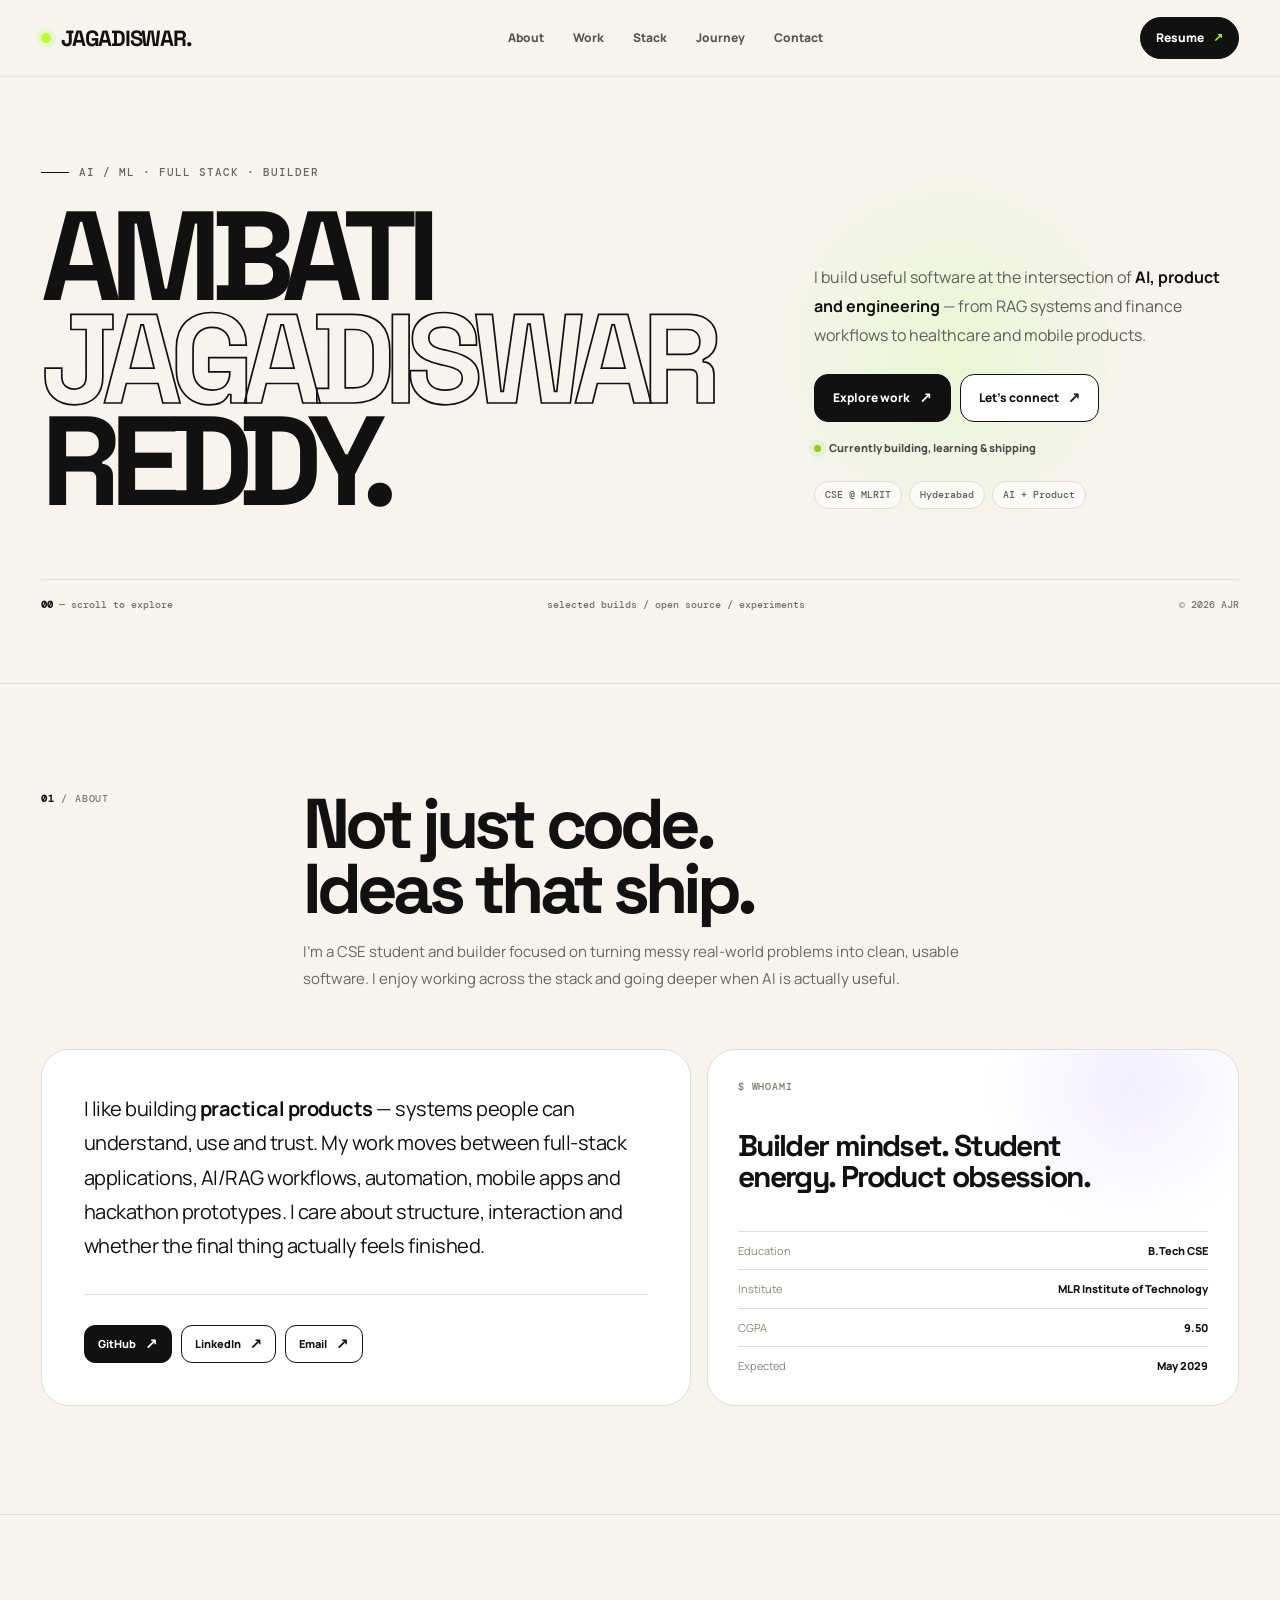
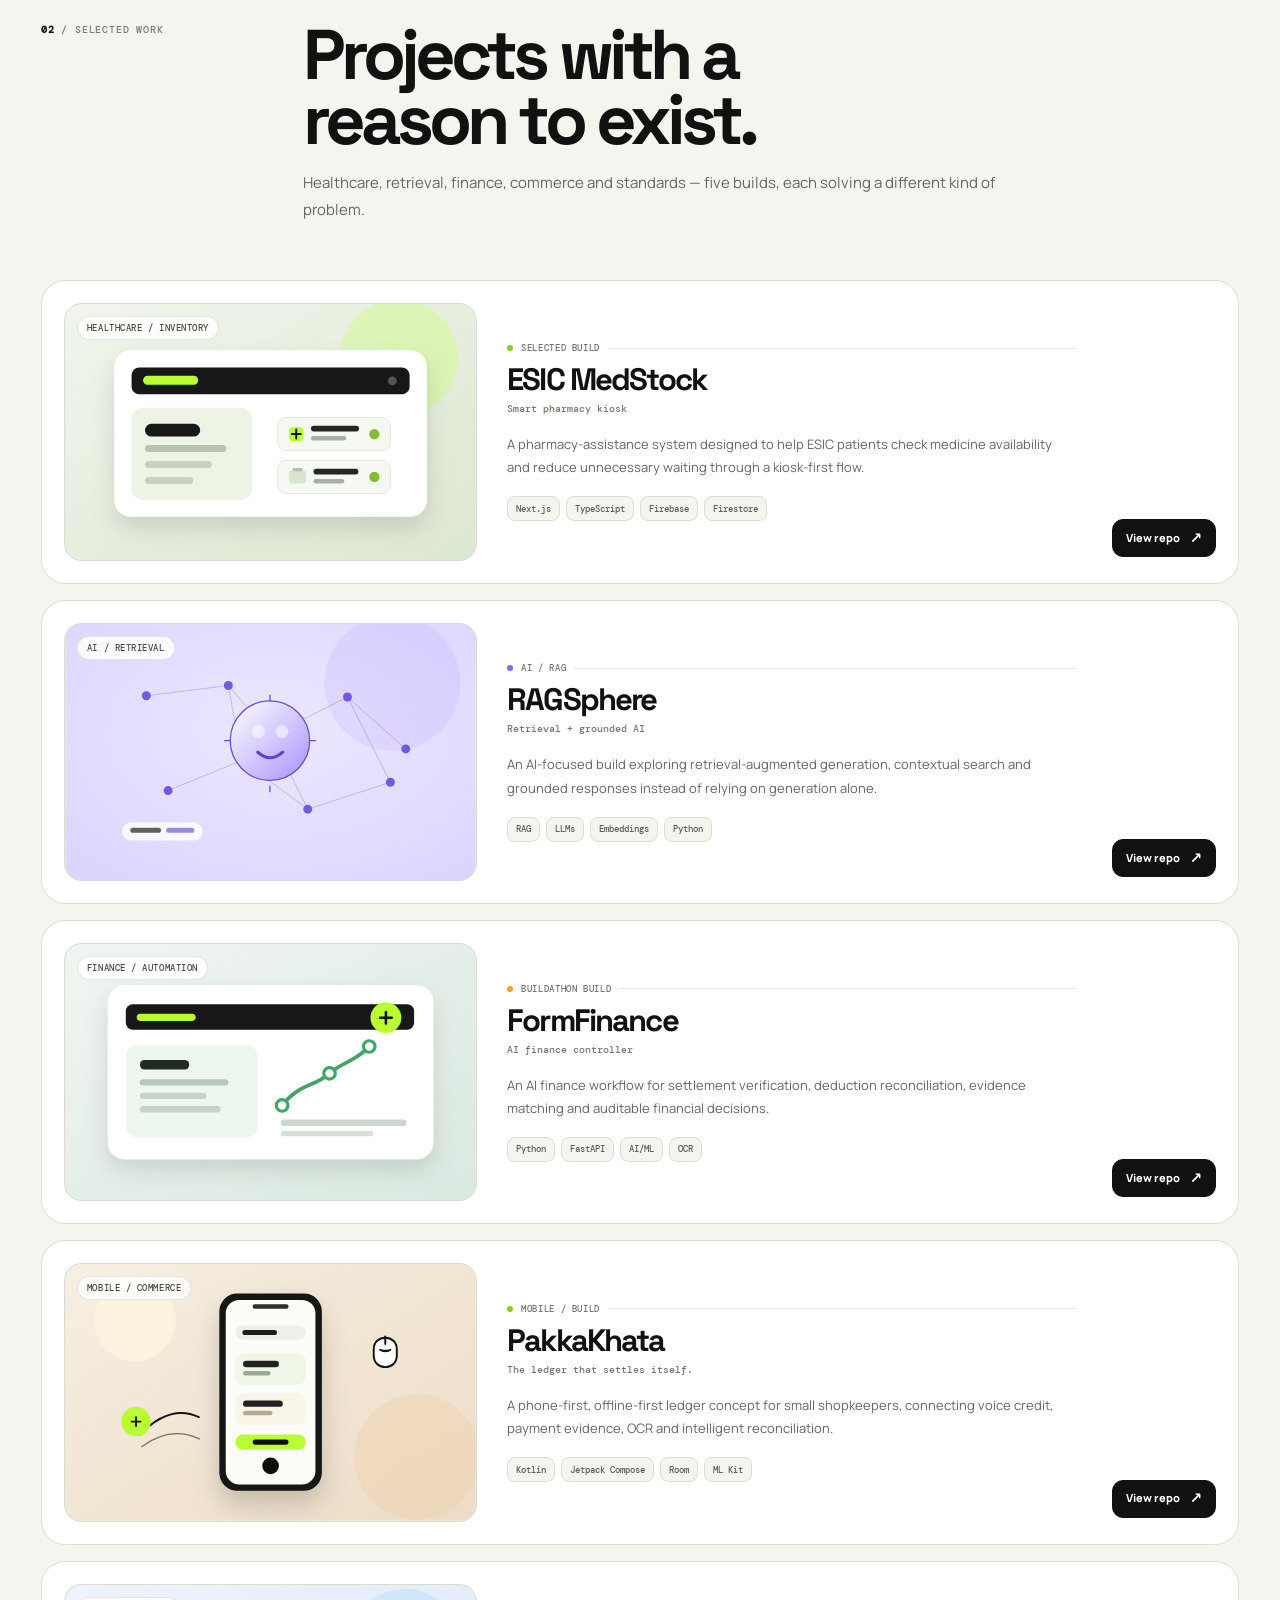
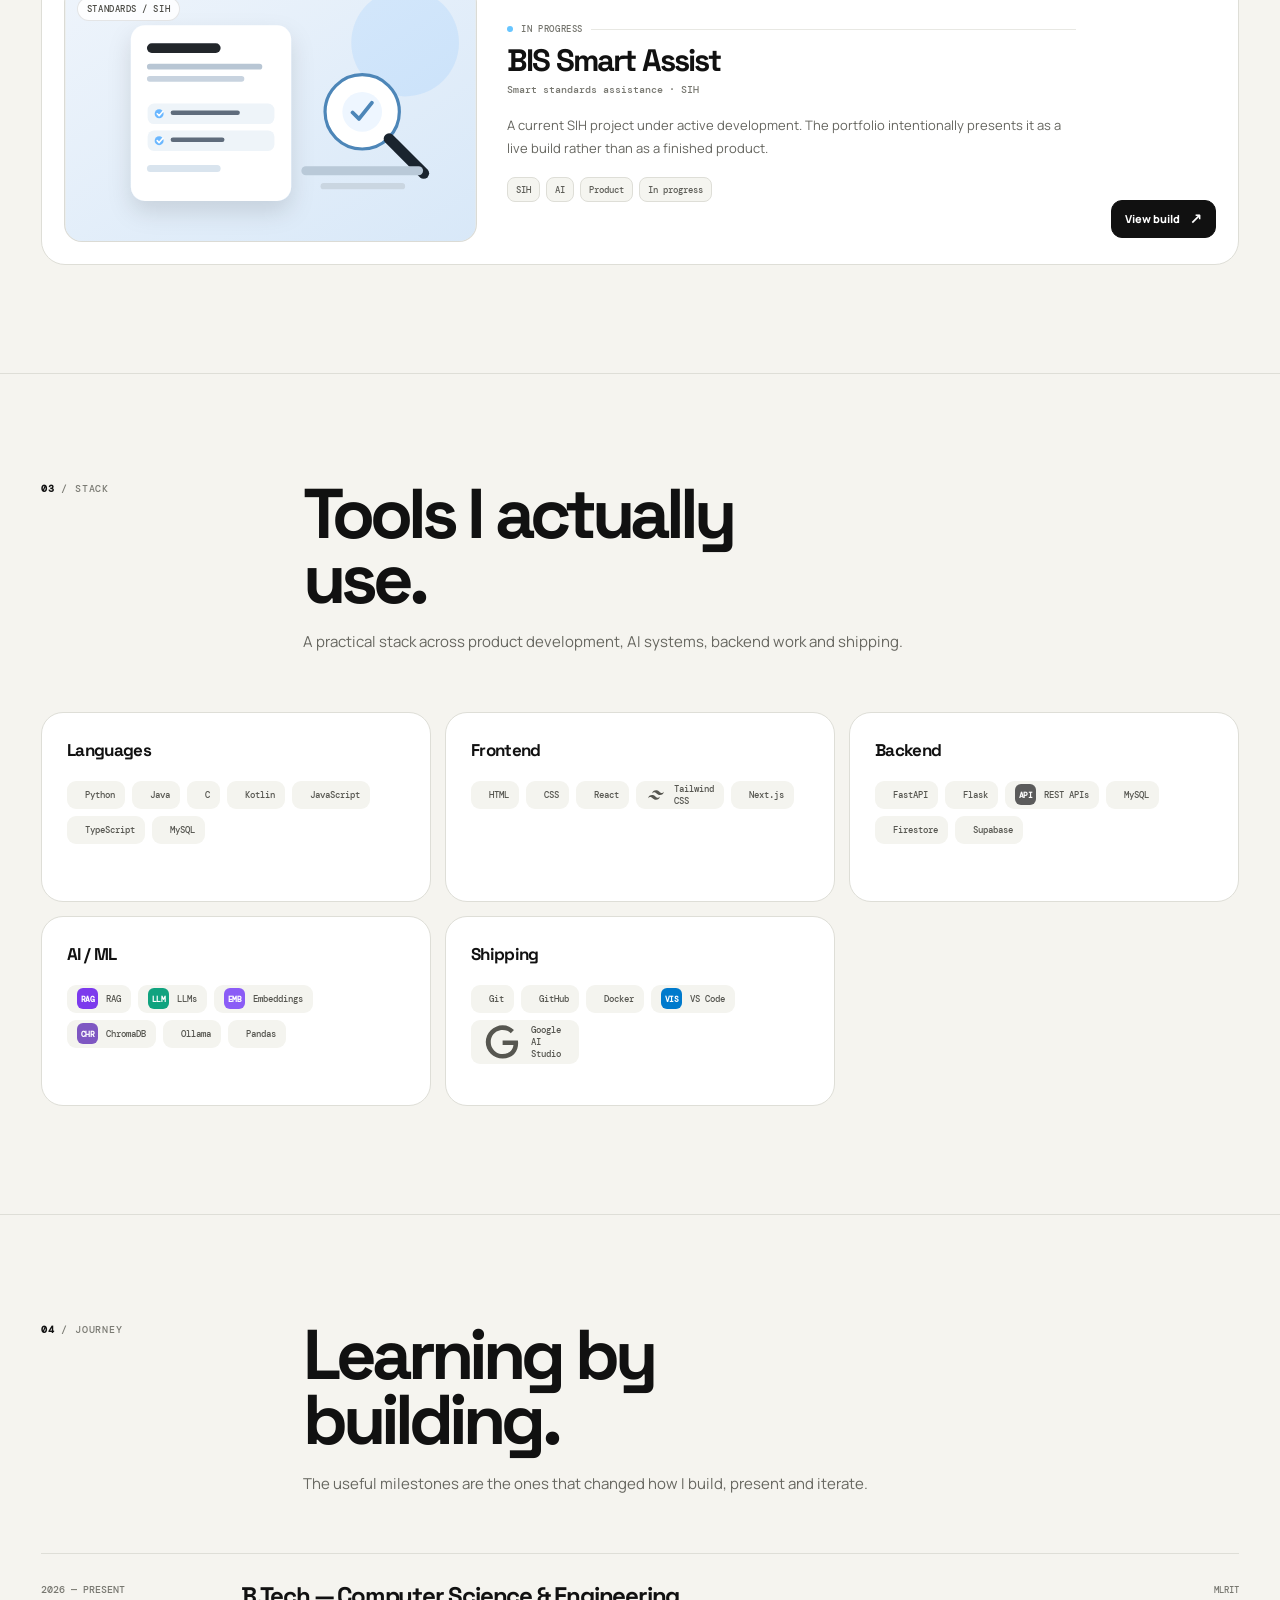
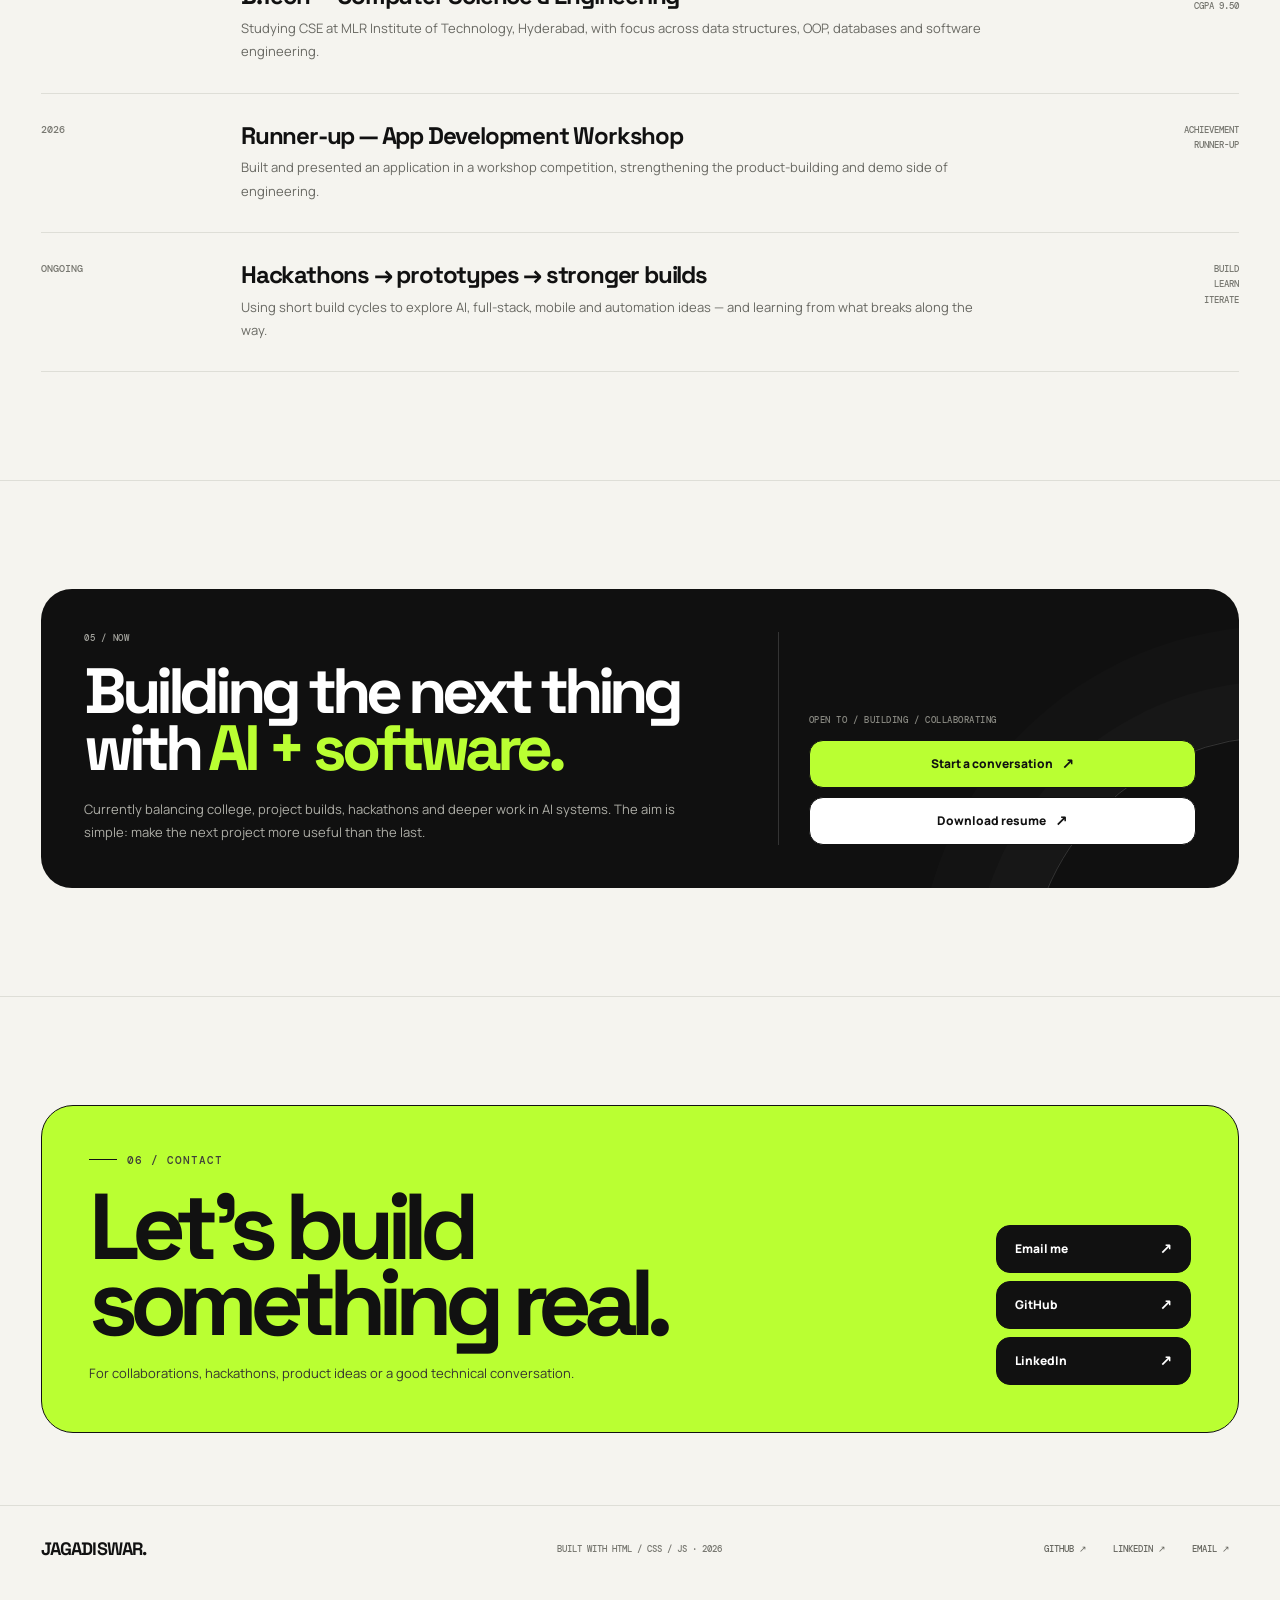
<file: portfolio.html>
<!DOCTYPE html>
<html lang="en">
<head>
<meta charset="UTF-8" />
<meta name="viewport" content="width=device-width, initial-scale=1.0" />
<meta name="theme-color" content="#f5f4ef" />
<meta name="description" content="Ambati Jagadiswar Reddy — AI/ML + Full-Stack developer building practical software, AI systems and products." />
<title>JAGADISWAR. — Ambati Jagadiswar Reddy</title>
<link rel="preconnect" href="https://fonts.googleapis.com">
<link rel="preconnect" href="https://fonts.gstatic.com" crossorigin>
<link href="https://fonts.googleapis.com/css2?family=DM+Mono:wght@400;500&family=Manrope:wght@400;500;600;700;800&family=Space+Grotesk:wght@500;600;700&display=swap" rel="stylesheet">
<style>
:root{
  --bg:#f5f4ef;
  --paper:#ffffff;
  --ink:#111111;
  --muted:#696964;
  --muted-2:#8a8a83;
  --line:#deded7;
  --soft:#eeeee8;
  --lime:#baff32;
  --violet:#8767ff;
  --dark:#101010;
  --dark-2:#191919;
  --dark-line:#333333;
  --max:1240px;
  --radius:28px;
  --shadow:0 24px 70px rgba(17,17,17,.09);
  --ease:cubic-bezier(.2,.75,.2,1);
  --gutter:clamp(18px,3.2vw,48px);
}

*{box-sizing:border-box;margin:0;padding:0}
html{scroll-behavior:smooth;scroll-padding-top:calc(76px + 18px)}
body{
  min-width:0;
  background:var(--bg);
  color:var(--ink);
  font-family:Manrope,system-ui,sans-serif;
  line-height:1.5;
  overflow-x:hidden;
  cursor:url("data:image/svg+xml,%3Csvg xmlns='http://www.w3.org/2000/svg' width='24' height='28' viewBox='0 0 24 28'%3E%3Cpath d='M4 2l15 13-7 .8 4.1 8.2-3.1 1.6L8.9 17.3 4.1 24z' fill='%23111111' stroke='%23fff' stroke-width='1.6' stroke-linejoin='round'/%3E%3C/svg%3E") 4 2, auto;
}
::selection{background:var(--ink);color:var(--lime)}
a{color:inherit;text-decoration:none;cursor:pointer}
button{font:inherit}
button,a,summary{ -webkit-tap-highlight-color:transparent }
a:focus-visible,summary:focus-visible{outline:3px solid var(--violet);outline-offset:3px;border-radius:8px}
img{max-width:100%;display:block}
.container{width:min(calc(100% - var(--gutter) - var(--gutter)),var(--max));margin:0 auto;min-width:0}
.mono{font-family:'DM Mono',monospace}
.display{font-family:'Space Grotesk',Manrope,sans-serif}



/* ---------- INTERACTIVE NAME INFO ---------- */
.hero-name-interactive{position:relative}
.name-line{display:block}
.name-hit{
  position:relative;display:inline-block;cursor:inherit;
  transition:color .2s var(--ease),text-shadow .2s var(--ease),transform .2s var(--ease);
}
.name-hit:hover,.name-hit:focus-visible{color:var(--ink);text-shadow:0 8px 26px rgba(17,17,17,.08);transform:translateY(-2px)}
.name-hit.outline:hover,.name-hit.outline:focus-visible{color:transparent;text-shadow:0 8px 26px rgba(17,17,17,.06)}
.name-info-card{
  position:fixed;z-index:2200;left:0;top:0;pointer-events:none;
  width:max-content;max-width:min(250px,calc(100vw - 28px));
  padding:10px 12px;border-radius:10px;background:#111;color:#fff;
  border:1px solid rgba(255,255,255,.1);box-shadow:0 14px 35px rgba(17,17,17,.18);
  font:500 10px/1.35 'DM Mono',monospace;letter-spacing:.01em;
  opacity:0;transform:translate3d(8px,8px,0) scale(.98);
  transition:opacity .14s ease,transform .14s ease;
}
.name-info-card::before{
  content:'';position:absolute;left:-4px;top:10px;width:8px;height:8px;
  background:#111;transform:rotate(45deg);border-left:1px solid rgba(255,255,255,.1);border-bottom:1px solid rgba(255,255,255,.1)
}
.name-info-card.is-visible{opacity:1;transform:translate3d(0,0,0) scale(1)}
.name-info-card .name-info-kicker{display:block;color:var(--lime);font-size:8px;margin-bottom:4px;letter-spacing:.08em;text-transform:uppercase}
@media(pointer:coarse){.name-info-card{display:none}}

/* ---------- HEADER ---------- */
.site-header{
  position:sticky;top:0;z-index:1000;
  background:rgba(245,244,239,.84);
  backdrop-filter:blur(16px);
  border-bottom:1px solid rgba(17,17,17,.08);
}
.nav{min-height:76px;display:flex;align-items:center;justify-content:space-between;gap:24px}
.brand{display:inline-flex;align-items:center;gap:10px;font-family:'Space Grotesk',sans-serif;font-weight:700;letter-spacing:-.055em;font-size:22px}
.brand-mark{width:10px;height:10px;border-radius:50%;background:var(--lime);box-shadow:0 0 0 5px rgba(186,255,50,.16)}
.nav-links{display:flex;align-items:center;gap:5px;list-style:none}
.nav-link{
  display:inline-flex;align-items:center;justify-content:center;
  min-height:40px;padding:0 12px;border-radius:12px;
  color:#575750;font-size:12px;font-weight:800;
  transition:transform .22s var(--ease),background .22s var(--ease),color .22s var(--ease);
}
.nav-link:hover{background:#e9e9e2;color:var(--ink);transform:translateY(-2px)}
.nav-cta,.btn{
  display:inline-flex;align-items:center;justify-content:center;gap:9px;
  border:1px solid var(--ink);
  transition:transform .22s var(--ease),box-shadow .22s var(--ease),background .22s var(--ease),color .22s var(--ease);
}
.nav-cta{
  min-height:42px;padding:0 15px;border-radius:999px;
  background:var(--ink);color:#fff;font-size:12px;font-weight:800;
}
.nav-cta span{color:var(--lime)}
.nav-cta:hover{transform:translateY(-2px);box-shadow:0 12px 26px rgba(17,17,17,.16);background:#2a2a2a}

/* ---------- MOBILE MENU ---------- */
.mobile-menu{display:none;position:relative}
.mobile-menu summary{list-style:none;cursor:pointer}
.mobile-menu summary::-webkit-details-marker{display:none}
.mobile-menu-trigger{
  min-height:42px;padding:0 13px;border:1px solid var(--line);border-radius:999px;
  background:rgba(255,255,255,.68);display:inline-flex;align-items:center;gap:9px;
  font:800 11px 'DM Mono',monospace;letter-spacing:.02em;color:var(--ink);
}
.mobile-menu-trigger::after{content:'+';font-size:15px;line-height:1;transform:translateY(-1px);transition:transform .2s var(--ease)}
.mobile-menu[open] .mobile-menu-trigger::after{transform:rotate(45deg)}
.mobile-menu-panel{
  position:absolute;right:0;top:calc(100% + 10px);width:min(300px,calc(100vw - 36px));
  background:rgba(255,255,255,.97);border:1px solid var(--line);border-radius:20px;
  box-shadow:0 25px 60px rgba(17,17,17,.15);padding:9px;backdrop-filter:blur(16px);
}
.mobile-menu-panel a{
  display:flex;align-items:center;justify-content:space-between;gap:18px;min-height:46px;
  padding:0 13px;border-radius:12px;font-size:12px;font-weight:800;color:#4e4e48;
  transition:background .2s var(--ease),color .2s var(--ease),transform .2s var(--ease);
}
.mobile-menu-panel a:hover{background:#f0f0ea;color:var(--ink);transform:translateX(2px)}
.mobile-menu-panel .mobile-resume{margin-top:6px;background:var(--ink);color:#fff}
.mobile-menu-panel .mobile-resume:hover{background:#2a2a2a;color:#fff}

/* ---------- BUTTON SYSTEM ---------- */
.btn{min-height:48px;padding:0 18px;border-radius:14px;font-size:12px;font-weight:800;white-space:nowrap}
.btn:hover{transform:translateY(-3px);box-shadow:0 13px 28px rgba(17,17,17,.12)}
.btn-dark{background:var(--ink);color:#fff}
.btn-dark:hover{background:#2a2a2a}
.btn-lime{background:var(--lime);color:var(--ink)}
.btn-light{background:var(--paper);color:var(--ink)}
.btn-ghost{background:transparent;color:var(--ink);border-color:var(--line)}
.btn-small{min-height:38px;padding:0 13px;border-radius:11px;font-size:11px}
.btn-icon{font-size:15px;transition:transform .22s var(--ease)}
.btn:hover .btn-icon{transform:translateX(3px)}

/* ---------- HERO ---------- */
.hero{padding:88px 0 72px;position:relative}
.hero::before{
  content:"";position:absolute;inset:10% auto auto 58%;width:420px;height:420px;
  background:radial-gradient(circle at center,rgba(186,255,50,.15),transparent 65%);pointer-events:none;
}
.hero-grid{position:relative;display:grid;grid-template-columns:minmax(0,1.24fr) minmax(320px,.76fr);gap:80px;align-items:end}
.eyebrow{display:flex;align-items:center;gap:10px;font:500 11px 'DM Mono',monospace;color:#676760;letter-spacing:.09em;text-transform:uppercase;margin-bottom:26px}
.eyebrow::before{content:"";width:28px;height:1px;background:var(--ink)}
.hero h1{font-size:clamp(64px,9.9vw,136px);line-height:.81;letter-spacing:-.088em;font-weight:700;max-width:1000px}
.hero h1 .outline{-webkit-text-stroke:1.7px var(--ink);color:transparent}
.hero-copy{padding-bottom:4px}
.hero-copy p{max-width:475px;font-size:16px;line-height:1.82;color:#5f5f59;margin-bottom:24px}
.hero-copy p strong{color:var(--ink)}
.hero-actions{display:flex;flex-wrap:wrap;gap:9px}
.hero-meta{display:flex;flex-wrap:wrap;gap:7px;margin-top:24px}
.chip{display:inline-flex;align-items:center;min-height:28px;padding:0 10px;border:1px solid var(--line);border-radius:999px;background:rgba(255,255,255,.62);font:500 10px 'DM Mono',monospace;color:#60605a}
.status{display:flex;align-items:center;gap:8px;margin-top:18px;color:#4d4d47;font-size:11px;font-weight:800}
.status-dot{width:7px;height:7px;border-radius:50%;background:#8dcc22;box-shadow:0 0 0 5px rgba(141,204,34,.13)}
.hero-strip{margin-top:66px;padding-top:18px;border-top:1px solid var(--line);display:flex;align-items:center;justify-content:space-between;gap:18px;font:500 10px 'DM Mono',monospace;color:#72726c}
.hero-strip strong{color:var(--ink)}

/* ---------- GENERAL SECTIONS ---------- */
.section{padding:108px 0;border-top:1px solid var(--line)}
.section-head{display:grid;grid-template-columns:220px 1fr;gap:42px;margin-bottom:56px}
.section-number{font:500 10px 'DM Mono',monospace;color:#7a7a73;letter-spacing:.08em}
.section-number b{color:var(--ink)}
.section-title{font-size:clamp(42px,5.5vw,76px);line-height:.92;letter-spacing:-.07em;font-weight:700;max-width:890px}
.section-intro{max-width:720px;margin-top:18px;color:#676760;font-size:15px;line-height:1.78}

/* ---------- ABOUT ---------- */
.about-grid{display:grid;grid-template-columns:minmax(0,1.1fr) minmax(300px,.9fr);gap:16px}
.about-main,.about-side{background:var(--paper);border:1px solid var(--line);border-radius:var(--radius)}
.about-main{padding:42px}
.about-main p{max-width:800px;font-size:20px;line-height:1.72;letter-spacing:-.025em}
.about-main p strong{color:var(--ink)}
.about-divider{height:1px;background:var(--line);margin:30px 0}
.about-side{padding:30px;display:flex;flex-direction:column;justify-content:space-between;min-height:350px;background:
  radial-gradient(circle at 80% 10%,rgba(135,103,255,.11),transparent 28%),
  var(--paper)}
.about-side-label{font:500 10px 'DM Mono',monospace;color:#787871;letter-spacing:.08em;text-transform:uppercase}
.about-side h3{font-size:30px;line-height:1.03;letter-spacing:-.055em;max-width:360px}
.about-facts{display:grid;gap:10px}
.fact{display:grid;grid-template-columns:1fr auto;gap:16px;border-top:1px solid var(--line);padding-top:11px;font-size:11px}
.fact span:first-child{color:#87877f}
.fact span:last-child{text-align:right;font-weight:800}

/* ---------- WORK ---------- */
.project-list{display:grid;gap:16px}
.project{
  display:grid;grid-template-columns:minmax(260px,.88fr) minmax(0,1.22fr) auto;gap:30px;align-items:stretch;
  padding:22px;background:var(--paper);border:1px solid var(--line);border-radius:24px;
  transition:transform .25s var(--ease),box-shadow .25s var(--ease),border-color .25s var(--ease);
  overflow:hidden;position:relative;
}
.project:hover{transform:translateY(-5px);box-shadow:var(--shadow);border-color:#c4c4bc}
.project-thumb{position:relative;min-height:220px;aspect-ratio:16/10;border-radius:18px;overflow:hidden;border:1px solid rgba(17,17,17,.08);background:#ecece6}
.project-thumb svg{width:100%;height:100%;display:block;min-width:0}
.project-thumb-label{position:absolute;left:12px;top:12px;display:inline-flex;align-items:center;min-height:24px;padding:0 9px;border-radius:999px;background:rgba(255,255,255,.86);border:1px solid rgba(17,17,17,.1);font:500 9px 'DM Mono',monospace;letter-spacing:.06em;color:#4c4c46}
.project-body{display:flex;flex-direction:column;justify-content:center;min-width:0;padding:4px 4px 4px 0}
.project-status{display:flex;align-items:center;gap:8px;font:500 9px 'DM Mono',monospace;color:#74746d;letter-spacing:.07em;margin-bottom:10px}
.project-status::before{content:"";width:6px;height:6px;border-radius:50%;background:#8dcc22;flex:none}
.project-status.ai::before{background:var(--violet)}
.project-status.build::before{background:#f1a62a}
.project-status.current::before{background:#67c5ff}
.project-status::after{content:"";flex:1;min-width:8px;height:1px;background:var(--line);opacity:.7}
.project-title-row{display:flex;align-items:flex-start;justify-content:space-between;gap:18px}
.project-name{font-size:31px;line-height:1;letter-spacing:-.06em;font-weight:700}
.project-kicker{margin-top:7px;color:#777770;font:500 10px 'DM Mono',monospace}
.project-desc{margin-top:18px;max-width:730px;color:#65655f;font-size:13px;line-height:1.78}
.project-tags{display:flex;flex-wrap:wrap;gap:6px;margin-top:17px}
.project-tag{display:inline-flex;align-items:center;min-height:25px;padding:0 8px;border-radius:8px;background:#f5f5f0;border:1px solid var(--line);font:500 9px 'DM Mono',monospace;color:#5e5e58}
.project-actions{display:flex;align-items:flex-end;justify-content:flex-end;padding:4px 0;min-width:106px}

/* ---------- FEATURED CURRENT BUILD ---------- */
.featured{
  margin-top:18px;padding:34px;border-radius:30px;background:var(--dark);color:#fff;
  display:grid;grid-template-columns:1fr minmax(320px,.95fr);gap:34px;border:1px solid var(--dark);overflow:hidden;position:relative;
}
.featured::before{content:"";position:absolute;width:460px;height:460px;border-radius:50%;right:-190px;top:-210px;background:radial-gradient(circle,rgba(186,255,50,.22),transparent 65%);pointer-events:none}
.featured-copy{position:relative;z-index:2;display:flex;flex-direction:column;justify-content:center}
.featured-label{font:500 9px 'DM Mono',monospace;color:#a3a39c;letter-spacing:.08em;text-transform:uppercase;margin-bottom:20px}
.featured h3{font-size:clamp(44px,5vw,76px);line-height:.87;letter-spacing:-.08em;max-width:650px}
.featured h3 em{font-style:normal;color:var(--lime)}
.featured p{margin:20px 0 24px;max-width:610px;color:#b6b6af;font-size:13px;line-height:1.8}
.featured-visual{min-height:330px;border-radius:24px;overflow:hidden;border:1px solid var(--dark-line);background:linear-gradient(145deg,#1a1a1a,#111);position:relative;display:flex;align-items:center;justify-content:center}
.featured-visual::after{content:"";position:absolute;inset:18px;border:1px solid rgba(255,255,255,.05);border-radius:18px;pointer-events:none}

/* ---------- STACK ---------- */
.stack-grid{display:grid;grid-template-columns:repeat(3,1fr);gap:14px}
.stack-card{background:var(--paper);border:1px solid var(--line);border-radius:22px;padding:25px;min-height:190px;transition:transform .22s var(--ease),box-shadow .22s var(--ease)}
.stack-card:hover{transform:translateY(-4px);box-shadow:var(--shadow)}
.stack-card h3{font-size:17px;letter-spacing:-.04em;margin-bottom:17px}
.stack-items{display:flex;flex-wrap:wrap;gap:7px}
.stack-item{display:inline-flex;align-items:center;min-height:28px;padding:0 9px;border-radius:9px;background:#f4f4ef;color:#565650;font:500 9px 'DM Mono',monospace}

/* ---------- OFFICIAL TECH MARKS / COLOR SYSTEM ---------- */
.stack-items{align-items:stretch}
.stack-item{gap:8px;border:1px solid transparent;transition:background .2s,border-color .2s,color .2s,transform .2s var(--ease);position:relative}
.stack-item:hover{background:var(--tech-bg);border-color:var(--tech);color:var(--ink);transform:translateY(-2px)}
.tech-icon{width:21px;height:21px;min-width:21px;display:inline-flex;align-items:center;justify-content:center;border-radius:6px;line-height:1;flex:0 0 21px}
.tech-icon img{display:block;width:18px;height:18px;object-fit:contain}
.tech-mark{width:21px;height:21px;min-width:21px;display:inline-flex;align-items:center;justify-content:center;border-radius:6px;background:var(--tech);color:#fff;font:800 8px 'DM Mono',monospace;letter-spacing:-.05em;line-height:1}

/* ---------- JOURNEY ---------- */
.timeline{border-top:1px solid var(--line)}
.timeline-item{display:grid;grid-template-columns:170px minmax(0,1fr) 160px;gap:30px;align-items:start;padding:29px 0;border-bottom:1px solid var(--line)}
.timeline-date{font:500 10px 'DM Mono',monospace;color:#777770}
.timeline-main h3{font-size:24px;line-height:1.08;letter-spacing:-.05em;margin-bottom:8px}
.timeline-main p{max-width:760px;color:#686862;font-size:13px;line-height:1.78}
.timeline-side{text-align:right;color:#777770;font:500 9px 'DM Mono',monospace;line-height:1.75}

/* ---------- NOW ---------- */
.now{position:relative;padding:43px;border-radius:31px;background:var(--dark);color:#fff;display:grid;grid-template-columns:1fr minmax(260px,.65fr);gap:50px;overflow:hidden}
.now::after{content:"";position:absolute;width:500px;height:500px;right:-290px;bottom:-350px;border:1px solid #343434;border-radius:50%;box-shadow:0 0 0 55px rgba(255,255,255,.016),0 0 0 110px rgba(255,255,255,.012)}
.now-label{font:500 9px 'DM Mono',monospace;color:#a3a39d;letter-spacing:.08em;text-transform:uppercase;margin-bottom:19px}
.now h3{font-size:clamp(42px,5vw,72px);line-height:.9;letter-spacing:-.08em;max-width:690px}
.now h3 span{color:var(--lime)}
.now p{max-width:600px;margin-top:20px;color:#aeaea7;font-size:13px;line-height:1.8}
.now-side{position:relative;z-index:2;display:flex;flex-direction:column;justify-content:flex-end;gap:9px;border-left:1px solid #343434;padding-left:30px}
.now-side .micro{color:#888881;font:500 9px 'DM Mono',monospace;letter-spacing:.06em;margin-bottom:5px}

/* ---------- CONTACT ---------- */
.contact{padding-bottom:72px}
.contact-box{display:grid;grid-template-columns:minmax(0,1fr) auto;gap:35px;align-items:end;padding:47px;border-radius:32px;background:var(--lime);border:1px solid var(--ink)}
.contact-box .eyebrow{color:#3f3f39;margin-bottom:22px}
.contact-box h2{font-size:clamp(52px,7.3vw,104px);line-height:.82;letter-spacing:-.09em;max-width:820px}
.contact-box p{max-width:560px;margin-top:20px;color:#35352f;font-size:13px;line-height:1.75}
.contact-actions{display:flex;flex-direction:column;gap:8px;min-width:195px}
.contact-actions .btn{justify-content:space-between;background:var(--ink);color:#fff;border-color:var(--ink)}
.contact-actions .btn:hover{background:#292929}

/* ---------- FOOTER ---------- */
footer{border-top:1px solid var(--line);padding:29px 0 38px}
.footer-grid{display:grid;grid-template-columns:1fr auto 1fr;gap:20px;align-items:center}
.footer-brand{font-family:'Space Grotesk',sans-serif;font-weight:700;font-size:18px;letter-spacing:-.05em}
.footer-center{font:500 9px 'DM Mono',monospace;text-align:center;color:#777770}
.footer-links{display:flex;justify-content:flex-end;gap:8px}
.footer-link{display:inline-flex;align-items:center;min-height:28px;padding:0 9px;border-radius:8px;background:transparent;color:#686861;font:500 9px 'DM Mono',monospace;transition:background .2s,color .2s,transform .2s var(--ease)}
.footer-link:hover{background:#e8e8e2;color:var(--ink);transform:translateY(-2px)}

/* ---------- MOTION ---------- */
.reveal{opacity:0;transform:translateY(24px);transition:opacity .72s var(--ease),transform .72s var(--ease)}
.reveal.visible{opacity:1;transform:none}

/* ---------- RESPONSIVE LAYOUT ---------- */
@media(max-width:1180px){
  .hero-grid{grid-template-columns:minmax(0,1.15fr) minmax(280px,.85fr);gap:52px}
  .section-head{grid-template-columns:185px minmax(0,1fr);gap:30px}
  .project{grid-template-columns:minmax(250px,.82fr) minmax(0,1.18fr) max-content;gap:24px}
  .project-actions{min-width:auto}
  .featured{gap:26px}
  .now{gap:32px}
}

@media(max-width:1060px){
  .nav-links{display:none}
  .mobile-menu{display:block}
  .hero-copy{max-width:720px}
  .hero::before{left:auto;right:-80px;width:360px;height:360px}
  .section-head{grid-template-columns:1fr;gap:12px}
  .stack-grid{grid-template-columns:repeat(2,minmax(0,1fr))}
  .timeline-item{grid-template-columns:130px minmax(0,1fr)}
  .timeline-side{display:none}
  .now-side{border-left:0;border-top:1px solid #343434;padding:19px 0 0}
  .contact-box{grid-template-columns:1fr;align-items:start}
  .contact-actions{width:min(100%,360px)}
  .footer-grid{grid-template-columns:1fr auto}
  .footer-center{order:3;grid-column:1/-1;text-align:left}
  .footer-links{justify-content:flex-start}
  .project{grid-template-columns:minmax(220px,.9fr) minmax(0,1.1fr)}
  .project-actions{grid-column:2;grid-row:2;justify-content:flex-start;align-items:flex-start;padding:0 4px 2px 0}
}

@media(max-width:900px){
  .hero-grid,.about-grid,.featured,.now{grid-template-columns:1fr}
  .hero-copy{max-width:720px}
  .featured-visual{min-height:290px}
}

@media(max-width:860px){
  :root{--gutter:clamp(16px,4vw,28px)}
  .hero{padding:72px 0 58px}
  .hero h1{font-size:clamp(58px,11.8vw,104px);line-height:.84}
  .section{padding:88px 0}
  .section-title{font-size:clamp(42px,7.8vw,64px)}
  .project{grid-template-columns:1fr;gap:18px;padding:18px}
  .project-actions{grid-column:auto;grid-row:auto;padding:0;justify-content:flex-start}
  .project-thumb{aspect-ratio:16/9;min-height:0}
  .project-body{padding:0}
  .featured{padding:31px}
  .featured-visual{min-height:290px}
  .now{padding:34px}
  .timeline-item{grid-template-columns:1fr;gap:9px}
  .timeline-date{margin-bottom:2px}
  .contact-box{padding:38px}
}

@media(max-width:720px){
  html{scroll-padding-top:82px}
  .site-header{background:rgba(245,244,239,.92)}
  .nav{min-height:66px;gap:10px}
  .brand{font-size:18px;white-space:nowrap}
  .brand-mark{width:9px;height:9px;box-shadow:0 0 0 4px rgba(186,255,50,.16)}
  .nav-cta{min-height:40px;padding:0 12px;font-size:10px}
  .mobile-menu-trigger{min-height:40px;padding:0 11px;font-size:10px}
  .hero{padding:58px 0 50px}
  .eyebrow{margin-bottom:19px;font-size:9px}
  .hero h1{font-size:clamp(51px,16.7vw,90px);line-height:.83}
  .hero h1 .outline{-webkit-text-stroke:1.25px var(--ink)}
  .hero-copy p{font-size:14px;line-height:1.75}
  .hero-actions{display:grid;grid-template-columns:1fr;gap:8px}
  .hero-actions .btn{width:100%}
  .hero-meta{margin-top:18px}
  .chip{font-size:9px}
  .hero-strip{align-items:flex-start;gap:6px;margin-top:44px;line-height:1.6}
  .section{padding:72px 0}
  .section-head{margin-bottom:34px}
  .section-number{font-size:9px}
  .section-title{font-size:clamp(38px,10.5vw,52px)}
  .section-intro{margin-top:14px;font-size:13px;line-height:1.72}
  .about-main{padding:25px}
  .about-main p{font-size:16px;line-height:1.68}
  .about-side{min-height:0;padding:25px}
  .about-side h3{font-size:27px;max-width:none}
  .fact{grid-template-columns:minmax(0,1fr) auto;gap:12px}
  .project{padding:15px;border-radius:19px}
  .project-thumb{border-radius:15px}
  .project-title-row{gap:12px}
  .project-name{font-size:clamp(25px,7vw,31px)}
  .project-desc{font-size:12px;line-height:1.72;margin-top:14px}
  .project-tags{margin-top:14px}
  .project-actions .btn{width:100%}
  .featured{padding:26px;border-radius:24px}
  .featured h3{font-size:clamp(42px,12vw,64px)}
  .featured p{font-size:12px}
  .featured-visual{min-height:235px;border-radius:19px}
  .stack-grid{grid-template-columns:1fr}
  .stack-card{padding:22px}
  .timeline-main h3{font-size:21px}
  .timeline-main p{font-size:12px}
  .now{padding:28px;border-radius:24px}
  .now h3{font-size:clamp(39px,11vw,58px)}
  .now p{font-size:12px}
  .contact-box{padding:28px;border-radius:24px}
  .contact-box h2{font-size:clamp(50px,14vw,70px)}
  .contact-box p{font-size:12px}
  .contact-actions{width:100%}
  .contact-actions .btn{width:100%}
  .footer-grid{grid-template-columns:1fr}
  .footer-links{display:grid;grid-template-columns:repeat(3,minmax(0,1fr));gap:6px}
  .footer-link{justify-content:center;min-height:34px}
  .footer-center{grid-column:auto}
}

@media(max-width:420px){
  .stack-item{min-height:31px;padding:0 8px;gap:7px}
  .tech-icon{width:21px;min-width:21px;height:21px;border-radius:6px}
  .nav{align-items:center}
  .nav-cta{padding:0 10px}
  .mobile-menu-trigger{padding:0 10px}
  .mobile-menu-panel{right:-4px}
  .hero h1{font-size:clamp(46px,16.9vw,68px)}
  .about-facts{gap:8px}
  .fact{font-size:10px}
  .project-thumb-label{left:9px;top:9px;font-size:8px}
  .project-tag{font-size:8px}
  .footer-links{grid-template-columns:1fr}
}

@media(pointer:coarse){
  body{cursor:auto}
  a{cursor:pointer}
}

@media(prefers-reduced-motion:reduce){
  html{scroll-behavior:auto}
  .reveal,.btn,.project,.stack-card,.nav-link,.nav-cta,.footer-link{transition:none}
}
</style>
<!-- AJR responsive professional portfolio — v3 -->
</head>
<body>
<header class="site-header">
  <div class="container nav">
    <a class="brand" href="#top" aria-label="JAGADISWAR home"><span class="brand-mark"></span>JAGADISWAR.</a>
    <nav aria-label="Primary navigation">
      <ul class="nav-links">
        <li><a class="nav-link" href="#about">About</a></li>
        <li><a class="nav-link" href="#work">Work</a></li>
        <li><a class="nav-link" href="#stack">Stack</a></li>
        <li><a class="nav-link" href="#journey">Journey</a></li>
        <li><a class="nav-link" href="#contact">Contact</a></li>
      </ul>
    </nav>
    <details class="mobile-menu">
      <summary class="mobile-menu-trigger" aria-label="Open navigation">Menu</summary>
      <nav class="mobile-menu-panel" aria-label="Mobile navigation">
        <a href="#about">About <span>01</span></a>
        <a href="#work">Work <span>02</span></a>
        <a href="#stack">Stack <span>03</span></a>
        <a href="#journey">Journey <span>04</span></a>
        <a href="#contact">Contact <span>06</span></a>
        <a class="mobile-resume" href="resume.pdf" download="Ambati-Jagadiswar-Reddy-Resume.pdf">Resume <span>↗</span></a>
      </nav>
    </details>
    <a class="nav-cta" href="resume.pdf" download="Ambati-Jagadiswar-Reddy-Resume.pdf">Resume <span>↗</span></a>
  </div>
</header>

<main id="top">
  <!-- HERO -->
  <section class="hero">
    <div class="container">
      <div class="hero-grid">
        <div class="reveal">
          <div class="eyebrow">AI / ML · FULL STACK · BUILDER</div>
          <h1 class="display hero-name-interactive" aria-label="Ambati Jagadiswar Reddy">
  <span class="name-line"><span class="name-hit" data-name-info="hii, i’m AJR." tabindex="0">AMBATI</span></span>
  <span class="name-line"><span class="name-hit outline" data-name-info="builder mode: on." tabindex="0">JAGADISWAR</span></span>
  <span class="name-line"><span class="name-hit" data-name-info="AI + full-stack + product." tabindex="0">REDDY.</span></span>
</h1>
        </div>
        <div class="hero-copy reveal">
          <p>I build useful software at the intersection of <strong>AI, product and engineering</strong> — from RAG systems and finance workflows to healthcare and mobile products.</p>
          <div class="hero-actions">
            <a class="btn btn-dark" href="#work">Explore work <span class="btn-icon">↗</span></a>
            <a class="btn btn-light" href="mailto:ambatijagadiswarreddy@gmail.com">Let's connect <span class="btn-icon">↗</span></a>
          </div>
          <div class="status"><span class="status-dot"></span>Currently building, learning & shipping</div>
          <div class="hero-meta">
            <span class="chip">CSE @ MLRIT</span>
            <span class="chip">Hyderabad</span>
            <span class="chip">AI + Product</span>
          </div>
        </div>
      </div>
      <div class="hero-strip reveal">
        <span><strong>00</strong> — scroll to explore</span>
        <span>selected builds / open source / experiments</span>
        <span>© 2026 AJR</span>
      </div>
    </div>
  </section>

  <!-- ABOUT -->
  <section class="section" id="about">
    <div class="container">
      <div class="section-head reveal">
        <div class="section-number"><b>01</b> / ABOUT</div>
        <div>
          <h2 class="section-title display">Not just code.<br>Ideas that ship.</h2>
          <p class="section-intro">I'm a CSE student and builder focused on turning messy real-world problems into clean, usable software. I enjoy working across the stack and going deeper when AI is actually useful.</p>
        </div>
      </div>
      <div class="about-grid">
        <article class="about-main reveal">
          <p>I like building <strong>practical products</strong> — systems people can understand, use and trust. My work moves between full-stack applications, AI/RAG workflows, automation, mobile apps and hackathon prototypes. I care about structure, interaction and whether the final thing actually feels finished.</p>
          <div class="about-divider"></div>
          <div class="hero-actions">
            <a class="btn btn-dark btn-small" href="https://github.com/jagadiswarambati" target="_blank" rel="noopener noreferrer">GitHub <span class="btn-icon">↗</span></a>
            <a class="btn btn-light btn-small" href="https://www.linkedin.com/in/jagadiswar-reddy-ambati-b17697366/" target="_blank" rel="noopener noreferrer">LinkedIn <span class="btn-icon">↗</span></a>
            <a class="btn btn-light btn-small" href="mailto:ambatijagadiswarreddy@gmail.com">Email <span class="btn-icon">↗</span></a>
          </div>
        </article>
        <aside class="about-side reveal">
          <div class="about-side-label">$ whoami</div>
          <h3 class="display">Builder mindset. Student energy. Product obsession.</h3>
          <div class="about-facts">
            <div class="fact"><span>Education</span><span>B.Tech CSE</span></div>
            <div class="fact"><span>Institute</span><span>MLR Institute of Technology</span></div>
            <div class="fact"><span>CGPA</span><span>9.50</span></div>
            <div class="fact"><span>Expected</span><span>May 2029</span></div>
          </div>
        </aside>
      </div>
    </div>
  </section>

  <!-- WORK -->
  <section class="section" id="work">
    <div class="container">
      <div class="section-head reveal">
        <div class="section-number"><b>02</b> / SELECTED WORK</div>
        <div>
          <h2 class="section-title display">Projects with a<br>reason to exist.</h2>
          <p class="section-intro">Healthcare, retrieval, finance, commerce and standards — five builds, each solving a different kind of problem.</p>
        </div>
      </div>

      <div class="project-list">
        <!-- ESIC -->
        <article class="project reveal">
          <div class="project-thumb" aria-hidden="true">
            <span class="project-thumb-label">HEALTHCARE / INVENTORY</span>
            <svg viewBox="0 0 640 400" xmlns="http://www.w3.org/2000/svg" role="img">
              <defs>
                <linearGradient id="esicBg" x1="0" y1="0" x2="1" y2="1"><stop offset="0" stop-color="#f1f5ec"/><stop offset="1" stop-color="#dce7d0"/></linearGradient>
                <filter id="esicShadow" x="-30%" y="-30%" width="160%" height="160%"><feDropShadow dx="0" dy="18" stdDeviation="18" flood-opacity=".12"/></filter>
              </defs>
              <rect width="640" height="400" fill="url(#esicBg)"/>
              <circle cx="520" cy="84" r="92" fill="#c7ff63" opacity=".34"/>
              <rect x="76" y="72" width="488" height="260" rx="26" fill="#fff" filter="url(#esicShadow)"/>
              <rect x="103" y="99" width="434" height="42" rx="12" fill="#171717"/>
              <rect x="121" y="112" width="86" height="14" rx="7" fill="#baff32"/>
              <circle cx="510" cy="120" r="7" fill="#555"/>
              <rect x="103" y="162" width="188" height="144" rx="18" fill="#edf4e5"/>
              <rect x="124" y="187" width="86" height="20" rx="10" fill="#171717"/>
              <rect x="124" y="220" width="127" height="11" rx="5.5" fill="#b7c5b0"/>
              <rect x="124" y="245" width="104" height="11" rx="5.5" fill="#c6d1bf"/>
              <rect x="124" y="270" width="75" height="11" rx="5.5" fill="#c6d1bf"/>
              <g transform="translate(331 177)">
                <rect x="0" y="0" width="176" height="52" rx="14" fill="#f6f8f4" stroke="#d4ddd0"/>
                <rect x="18" y="15" width="22" height="22" rx="6" fill="#baff32"/>
                <path d="M29 19v14M22 26h14" stroke="#111" stroke-width="3" stroke-linecap="round"/>
                <rect x="52" y="13" width="75" height="9" rx="4.5" fill="#252525"/>
                <rect x="52" y="29" width="55" height="7" rx="3.5" fill="#a8afa4"/>
                <circle cx="151" cy="26" r="8" fill="#81bd36"/>
              </g>
              <g transform="translate(331 244)">
                <rect x="0" y="0" width="176" height="52" rx="14" fill="#f6f8f4" stroke="#d4ddd0"/>
                <rect x="18" y="16" width="26" height="20" rx="4" fill="#d8e4ce"/>
                <rect x="23" y="12" width="16" height="5" rx="2.5" fill="#b3c0ac"/>
                <rect x="56" y="13" width="70" height="9" rx="4.5" fill="#252525"/>
                <rect x="56" y="29" width="48" height="7" rx="3.5" fill="#a8afa4"/>
                <circle cx="151" cy="26" r="8" fill="#81bd36"/>
              </g>
            </svg>
          </div>
          <div class="project-body">
            <div class="project-status">SELECTED BUILD</div>
            <div class="project-title-row"><div><h3 class="project-name display">ESIC MedStock</h3><div class="project-kicker">Smart pharmacy kiosk</div></div></div>
            <p class="project-desc">A pharmacy-assistance system designed to help ESIC patients check medicine availability and reduce unnecessary waiting through a kiosk-first flow.</p>
            <div class="project-tags"><span class="project-tag">Next.js</span><span class="project-tag">TypeScript</span><span class="project-tag">Firebase</span><span class="project-tag">Firestore</span></div>
          </div>
          <div class="project-actions"><a class="btn btn-dark btn-small" href="https://github.com/jagadiswarambati/esic-smart-pharmacy-kiosk" target="_blank" rel="noopener noreferrer">View repo <span class="btn-icon">↗</span></a></div>
        </article>

        <!-- RAGSphere -->
        <article class="project reveal">
          <div class="project-thumb" aria-hidden="true">
            <span class="project-thumb-label">AI / RETRIEVAL</span>
            <svg viewBox="0 0 640 400" xmlns="http://www.w3.org/2000/svg" role="img">
              <defs>
                <radialGradient id="ragBg" cx="52%" cy="42%" r="70%"><stop offset="0" stop-color="#ece8ff"/><stop offset="1" stop-color="#dcd6ff"/></radialGradient>
                <linearGradient id="ragOrb" x1="0" y1="0" x2="1" y2="1"><stop offset="0" stop-color="#ffffff"/><stop offset="1" stop-color="#a992ff"/></linearGradient>
              </defs>
              <rect width="640" height="400" fill="url(#ragBg)"/>
              <circle cx="510" cy="92" r="106" fill="#8b6dff" opacity=".1"/>
              <g stroke="#6f5adb" stroke-width="1.5" opacity=".32" fill="none">
                <path d="M126 112L254 96L321 174L440 114L531 195"/>
                <path d="M160 260L275 213L378 289L507 247"/>
                <path d="M254 96L275 213M321 174L378 289M440 114L507 247"/>
              </g>
              <g fill="#7259df">
                <circle cx="126" cy="112" r="7"/><circle cx="254" cy="96" r="7"/><circle cx="321" cy="174" r="8"/><circle cx="440" cy="114" r="7"/><circle cx="531" cy="195" r="7"/>
                <circle cx="160" cy="260" r="7"/><circle cx="275" cy="213" r="8"/><circle cx="378" cy="289" r="7"/><circle cx="507" cy="247" r="7"/>
              </g>
              <g transform="translate(247 100)">
                <circle cx="72" cy="82" r="62" fill="url(#ragOrb)" stroke="#684fce" stroke-width="2"/>
                <circle cx="54" cy="68" r="10" fill="#fff" opacity=".55"/>
                <circle cx="91" cy="68" r="10" fill="#fff" opacity=".55"/>
                <path d="M53 100c13 12 25 12 39 0" stroke="#5a46c9" stroke-width="5" stroke-linecap="round" fill="none"/>
                <path d="M72 20v-9M72 162v-9M10 82H1M143 82h-9" stroke="#684fce" stroke-width="2" stroke-linecap="round"/>
              </g>
              <g transform="translate(88 310)">
                <rect width="126" height="28" rx="14" fill="#fff" opacity=".84"/>
                <rect x="13" y="8" width="48" height="8" rx="4" fill="#262322" opacity=".72"/>
                <rect x="69" y="8" width="44" height="8" rx="4" fill="#9a8bd8"/>
              </g>
            </svg>
          </div>
          <div class="project-body">
            <div class="project-status ai">AI / RAG</div>
            <div class="project-title-row"><div><h3 class="project-name display">RAGSphere</h3><div class="project-kicker">Retrieval + grounded AI</div></div></div>
            <p class="project-desc">An AI-focused build exploring retrieval-augmented generation, contextual search and grounded responses instead of relying on generation alone.</p>
            <div class="project-tags"><span class="project-tag">RAG</span><span class="project-tag">LLMs</span><span class="project-tag">Embeddings</span><span class="project-tag">Python</span></div>
          </div>
          <div class="project-actions"><a class="btn btn-dark btn-small" href="https://github.com/jagadiswarambati/RAGSphere" target="_blank" rel="noopener noreferrer">View repo <span class="btn-icon">↗</span></a></div>
        </article>

        <!-- FormFinance -->
        <article class="project reveal">
          <div class="project-thumb" aria-hidden="true">
            <span class="project-thumb-label">FINANCE / AUTOMATION</span>
            <svg viewBox="0 0 640 400" xmlns="http://www.w3.org/2000/svg" role="img">
              <defs>
                <linearGradient id="finBg" x1="0" y1="0" x2="1" y2="1"><stop offset="0" stop-color="#f1f5f2"/><stop offset="1" stop-color="#d9e9e0"/></linearGradient>
                <filter id="finShadow" x="-30%" y="-30%" width="160%" height="160%"><feDropShadow dx="0" dy="16" stdDeviation="18" flood-opacity=".12"/></filter>
              </defs>
              <rect width="640" height="400" fill="url(#finBg)"/>
              <rect x="66" y="64" width="508" height="272" rx="26" fill="#fff" filter="url(#finShadow)"/>
              <rect x="94" y="94" width="450" height="40" rx="11" fill="#171717"/>
              <rect x="111" y="109" width="92" height="11" rx="5.5" fill="#baff32"/>
              <rect x="94" y="158" width="206" height="144" rx="17" fill="#eef6f0"/>
              <rect x="116" y="181" width="77" height="15" rx="7.5" fill="#1e2c22"/>
              <rect x="116" y="211" width="138" height="10" rx="5" fill="#b4c7ba"/>
              <rect x="116" y="232" width="104" height="10" rx="5" fill="#c7d3ca"/>
              <rect x="116" y="253" width="126" height="10" rx="5" fill="#c7d3ca"/>
              <path d="M338 252 C365 217, 388 224, 412 202 C432 184, 452 184, 474 160" fill="none" stroke="#46a367" stroke-width="6" stroke-linecap="round"/>
              <circle cx="338" cy="252" r="9" fill="#fff" stroke="#46a367" stroke-width="5"/>
              <circle cx="412" cy="202" r="9" fill="#fff" stroke="#46a367" stroke-width="5"/>
              <circle cx="474" cy="160" r="9" fill="#fff" stroke="#46a367" stroke-width="5"/>
              <rect x="336" y="274" width="196" height="10" rx="5" fill="#cad6ce"/>
              <rect x="336" y="292" width="144" height="8" rx="4" fill="#d8dfda"/>
              <g transform="translate(446 105)">
                <circle cx="54" cy="10" r="24" fill="#baff32"/>
                <path d="M45 10h18M54 1v18" stroke="#111" stroke-width="4" stroke-linecap="round"/>
              </g>
            </svg>
          </div>
          <div class="project-body">
            <div class="project-status build">BUILDATHON BUILD</div>
            <div class="project-title-row"><div><h3 class="project-name display">FormFinance</h3><div class="project-kicker">AI finance controller</div></div></div>
            <p class="project-desc">An AI finance workflow for settlement verification, deduction reconciliation, evidence matching and auditable financial decisions.</p>
            <div class="project-tags"><span class="project-tag">Python</span><span class="project-tag">FastAPI</span><span class="project-tag">AI/ML</span><span class="project-tag">OCR</span></div>
          </div>
          <div class="project-actions"><a class="btn btn-dark btn-small" href="https://github.com/jagadiswarambati/FormFinance" target="_blank" rel="noopener noreferrer">View repo <span class="btn-icon">↗</span></a></div>
        </article>

        <!-- PakkaKhata -->
        <article class="project reveal">
          <div class="project-thumb" aria-hidden="true">
            <span class="project-thumb-label">MOBILE / COMMERCE</span>
            <svg viewBox="0 0 640 400" xmlns="http://www.w3.org/2000/svg" role="img">
              <defs>
                <linearGradient id="khataBg" x1="0" y1="0" x2="1" y2="1"><stop offset="0" stop-color="#f7efe2"/><stop offset="1" stop-color="#ecdcc6"/></linearGradient>
                <filter id="phoneShadow" x="-30%" y="-30%" width="160%" height="160%"><feDropShadow dx="0" dy="20" stdDeviation="20" flood-opacity=".18"/></filter>
              </defs>
              <rect width="640" height="400" fill="url(#khataBg)"/>
              <circle cx="108" cy="88" r="64" fill="#fff4df" opacity=".8"/>
              <circle cx="548" cy="301" r="98" fill="#efd0ab" opacity=".42"/>
              <g transform="translate(240 46)" filter="url(#phoneShadow)">
                <rect width="160" height="308" rx="28" fill="#141414"/>
                <rect x="10" y="10" width="140" height="288" rx="21" fill="#fbfbf8"/>
                <rect x="52" y="17" width="56" height="7" rx="3.5" fill="#2d2d2d"/>
                <circle cx="80" cy="269" r="13" fill="#111"/>
                <rect x="25" y="50" width="110" height="22" rx="11" fill="#efeee8"/>
                <rect x="36" y="57" width="54" height="8" rx="4" fill="#1c1c1c"/>
                <rect x="25" y="93" width="110" height="50" rx="14" fill="#f1f7e8"/>
                <rect x="37" y="105" width="56" height="10" rx="5" fill="#222"/>
                <rect x="37" y="121" width="43" height="7" rx="3.5" fill="#9da996"/>
                <rect x="25" y="155" width="110" height="50" rx="14" fill="#faf5e9"/>
                <rect x="37" y="167" width="62" height="10" rx="5" fill="#222"/>
                <rect x="37" y="183" width="46" height="7" rx="3.5" fill="#b6a891"/>
                <rect x="25" y="220" width="110" height="24" rx="12" fill="#baff32"/>
                <rect x="52" y="228" width="56" height="8" rx="4" fill="#111"/>
              </g>
              <path d="M115 267c35-36 66-41 93-28" fill="none" stroke="#111" stroke-width="3" stroke-linecap="round"/>
              <path d="M119 285c31-23 62-25 90-12" fill="none" stroke="#111" stroke-width="2" stroke-linecap="round" opacity=".55"/>
              <g transform="translate(86 222)">
                <circle cx="24" cy="24" r="23" fill="#baff32"/>
                <path d="M17 24h14M24 17v14" stroke="#111" stroke-width="3" stroke-linecap="round"/>
              </g>
              <g transform="translate(455 103)">
                <path d="M26 30c0-11 8-18 18-18s18 7 18 18v10c0 11-8 18-18 18s-18-7-18-18z" fill="#fff" stroke="#111" stroke-width="3"/>
                <path d="M44 10v12" stroke="#111" stroke-width="3" stroke-linecap="round"/>
                <path d="M36 31c4 3 12 3 16 0" stroke="#111" stroke-width="3" stroke-linecap="round"/>
              </g>
            </svg>
          </div>
          <div class="project-body">
            <div class="project-status">MOBILE / BUILD</div>
            <div class="project-title-row"><div><h3 class="project-name display">PakkaKhata</h3><div class="project-kicker">The ledger that settles itself.</div></div></div>
            <p class="project-desc">A phone-first, offline-first ledger concept for small shopkeepers, connecting voice credit, payment evidence, OCR and intelligent reconciliation.</p>
            <div class="project-tags"><span class="project-tag">Kotlin</span><span class="project-tag">Jetpack Compose</span><span class="project-tag">Room</span><span class="project-tag">ML Kit</span></div>
          </div>
          <div class="project-actions"><a class="btn btn-dark btn-small" href="https://github.com/jagadiswarambati/PakkaKhata_gais" target="_blank" rel="noopener noreferrer">View repo <span class="btn-icon">↗</span></a></div>
        </article>

        <!-- BIS -->
        <article class="project reveal">
          <div class="project-thumb" aria-hidden="true">
            <span class="project-thumb-label">STANDARDS / SIH</span>
            <svg viewBox="0 0 640 400" xmlns="http://www.w3.org/2000/svg" role="img">
              <defs>
                <linearGradient id="bisBg" x1="0" y1="0" x2="1" y2="1"><stop offset="0" stop-color="#eef4fb"/><stop offset="1" stop-color="#d8e8f8"/></linearGradient>
                <filter id="bisShadow" x="-30%" y="-30%" width="160%" height="160%"><feDropShadow dx="0" dy="17" stdDeviation="18" flood-opacity=".12"/></filter>
              </defs>
              <rect width="640" height="400" fill="url(#bisBg)"/>
              <circle cx="530" cy="90" r="84" fill="#70b9ff" opacity=".17"/>
              <g transform="translate(102 63)" filter="url(#bisShadow)">
                <rect width="250" height="274" rx="22" fill="#fff"/>
                <rect x="25" y="28" width="115" height="15" rx="7.5" fill="#20252c"/>
                <rect x="25" y="60" width="180" height="9" rx="4.5" fill="#b8c6d4"/>
                <rect x="25" y="79" width="152" height="9" rx="4.5" fill="#c8d3df"/>
                <g transform="translate(26 122)">
                  <rect width="198" height="32" rx="10" fill="#eef4f9"/>
                  <circle cx="18" cy="16" r="7" fill="#6ab7ff"/>
                  <path d="M15 16l3 3 6-7" stroke="#fff" stroke-width="2.5" fill="none" stroke-linecap="round" stroke-linejoin="round"/>
                  <rect x="36" y="11" width="108" height="7" rx="3.5" fill="#5e6c7b"/>
                </g>
                <g transform="translate(26 164)">
                  <rect width="198" height="32" rx="10" fill="#eef4f9"/>
                  <circle cx="18" cy="16" r="7" fill="#6ab7ff"/>
                  <path d="M15 16l3 3 6-7" stroke="#fff" stroke-width="2.5" fill="none" stroke-linecap="round" stroke-linejoin="round"/>
                  <rect x="36" y="11" width="84" height="7" rx="3.5" fill="#5e6c7b"/>
                </g>
                <rect x="25" y="218" width="115" height="11" rx="5.5" fill="#d9e4ee"/>
              </g>
              <g transform="translate(387 122)">
                <circle cx="76" cy="76" r="58" fill="#fff" stroke="#4d86b8" stroke-width="5"/>
                <path d="M118 118l54 54" stroke="#1a242e" stroke-width="17" stroke-linecap="round"/>
                <circle cx="76" cy="76" r="31" fill="#eef6ff"/>
                <path d="M61 77l10 10 20-25" stroke="#4d86b8" stroke-width="6" stroke-linecap="round" stroke-linejoin="round" fill="none"/>
              </g>
              <rect x="368" y="283" width="190" height="14" rx="7" fill="#b9c9d8"/>
              <rect x="398" y="309" width="132" height="10" rx="5" fill="#cad6e1"/>
            </svg>
          </div>
          <div class="project-body">
            <div class="project-status current">IN PROGRESS</div>
            <div class="project-title-row"><div><h3 class="project-name display">BIS Smart Assist</h3><div class="project-kicker">Smart standards assistance · SIH</div></div></div>
            <p class="project-desc">A current SIH project under active development. The portfolio intentionally presents it as a live build rather than as a finished product.</p>
            <div class="project-tags"><span class="project-tag">SIH</span><span class="project-tag">AI</span><span class="project-tag">Product</span><span class="project-tag">In progress</span></div>
          </div>
          <div class="project-actions"><a class="btn btn-dark btn-small" href="https://github.com/jagadiswarambati/BIS" target="_blank" rel="noopener noreferrer">View build <span class="btn-icon">↗</span></a></div>
        </article>
      </div>
    </div>
  </section>

  <!-- STACK -->
  <section class="section" id="stack">
    <div class="container">
      <div class="section-head reveal">
        <div class="section-number"><b>03</b> / STACK</div>
        <div>
          <h2 class="section-title display">Tools I actually<br>use.</h2>
          <p class="section-intro">A practical stack across product development, AI systems, backend work and shipping.</p>
        </div>
      </div>
      <div class="stack-grid">
        <article class="stack-card reveal"><h3 class="display">Languages</h3><div class="stack-items">
          <span class="stack-item" style="--tech:#3776AB;--tech-bg:#EAF2FA"><svg class="tech-svg" viewBox="0 0 24 24" role="img" aria-label="Python logo" focusable="false"><path d="M12.929519071310116 2.5787728026534005 13.780265339966832 2.689054726368159 14.489220563847429 2.8466003316749564 15.056384742951908 3.0514096185737962 15.529021558872305 3.2877280265339976 15.875621890547263 3.5398009950248763 16.143449419568825 3.807628524046436 16.34825870646766 4.075456053067992 16.4742951907131 4.32752902155887 16.5530679933665 4.563847429519072 16.58457711442786 4.768656716417912 16.60033167495854 4.926202321724709 16.58457711442786 5.036484245439468V9.242951907131012L16.5530679933665 9.73134328358209L16.442786069651742 10.172470978441128L16.285240464344945 10.534825870646767L16.0804311774461 10.834162520729684L15.844112769485903 11.070480928689884L15.576285240464346 11.275290215588724L15.308457711442786 11.417081260364842L15.024875621890548 11.527363184079602L14.772802653399669 11.606135986733001L14.53648424543947 11.66915422885572L14.33167495854063 11.70066334991708L14.158374792703151 11.716417910447761H9.46351575456053L8.912106135986733 11.747927031509121L8.455223880597014 11.858208955223882L8.061359867330015 12.03150912106136L7.730514096185737 12.252072968490879L7.478441127694858 12.504145936981757L7.2578772802653395 12.771973466003317L7.10033167495854 13.055555555555555L6.990049751243781 13.354892205638475L6.91127694859038 13.622719734660034L6.848258706467661 13.874792703150913L6.816749585406301 14.095356550580432L6.800995024875621 14.25290215588723V16.663349917081263H5.052238805970148L4.878938640132669 16.647595356550582L4.65837479270315 16.584577114427862L4.406301824212271 16.49004975124378L4.138474295190712 16.34825870646766L3.8548922056384733 16.143449419568825L3.5713101160862344 15.859867330016584L3.287728026533996 15.497512437810947L3.0356550580431167 15.040630182421229L2.815091210613598 14.45771144278607L2.6575456053067983 13.764510779436153L2.547263681592039 12.945273631840797L2.499999999999999 11.96849087893864L2.547263681592039 11.007462686567164L2.673300165837478 10.188225538971809L2.8623548922056377 9.510779436152571L3.114427860696517 8.943615257048092L3.3980099502487553 8.502487562189055L3.713101160862354 8.155887230514097L4.043946932006633 7.888059701492537L4.374792703150911 7.699004975124378L4.689883913764509 7.572968490878939L4.973466003316749 7.494195688225538L5.225538971807628 7.462686567164178L5.540630182421227 7.446932006633499L5.5878938640132665 7.462686567164178H12.015754560530679V6.800995024875622H7.415422885572139V4.642620232172472L7.399668325041459 4.343283582089551L7.431177446102819 4.075456053067992L7.525704809286898 3.839137645107794L7.6517412935323375 3.6185737976782733L7.856550580431177 3.413764510779437L8.092868988391377 3.224709784411278L8.392205638474294 3.067164179104477L8.738805970149254 2.925373134328357L9.14842454394693 2.8150912106135983L9.605306799336649 2.720563847429517L10.109452736318406 2.64179104477612L10.660862354892206 2.5945273631840777L11.275290215588722 2.5630182421227197L11.93698175787728 2.547263681592039L12.929519071310116 2.5787728026534005ZM9.069651741293532 4.075456053067992 8.817578772802653 4.2487562189054735 8.628524046434494 4.500829187396352 8.565505804311773 4.831674958540631 8.628524046434494 5.14676616915423 8.817578772802653 5.414593698175789 9.069651741293532 5.587893864013267 9.40049751243781 5.666666666666666 9.71558872305141 5.587893864013267 9.983416252072967 5.414593698175789 10.156716417910447 5.14676616915423 10.219734660033168 4.831674958540631 10.156716417910447 4.500829187396352 9.983416252072967 4.2487562189054735 9.71558872305141 4.075456053067992 9.40049751243781 3.996683250414595 9.069651741293532 4.075456053067992ZM18.963515754560532 7.336650082918739 19.12106135986733 7.35240464344942 19.34162520729685 7.399668325041459 19.59369817578773 7.494195688225538 19.877280265339966 7.635986733001658 20.160862354892206 7.856550580431177 20.444444444444446 8.124378109452737 20.712271973466002 8.502487562189055 20.96434494195688 8.959369817578773 21.1849087893864 9.542288557213931 21.35820895522388 10.235489220563847 21.468490878938642 11.054726368159205 21.5 12.01575456053068 21.45273631840796 12.992537313432836 21.326699834162522 13.811774461028193 21.137645107794363 14.489220563847429 20.885572139303484 15.040630182421229 20.601990049751244 15.497512437810947 20.286898839137645 15.844112769485903 19.956053067993366 16.111940298507463 19.625207296849087 16.300995024875622 19.31011608623549 16.42703150912106 19.026533996683252 16.49004975124378 18.774461028192373 16.537313432835823 18.58540630182421 16.5530679933665 18.459369817578775 16.537313432835823H11.98424543946932V17.1832504145937H16.58457711442786L16.60033167495854 19.35737976782753L16.61608623548922 19.640961857379768L16.56882255389718 19.908789386401327L16.49004975124378 20.160862354892206L16.34825870646766 20.381426202321727L16.1592039800995 20.586235489220563L15.907131011608623 20.775290215588726L15.607794361525706 20.932835820895523L15.261194029850746 21.058872305140962L14.867330016583749 21.1849087893864L14.41044776119403 21.279436152570483L13.906301824212273 21.35820895522388L13.339137645107794 21.405472636815922L12.740464344941957 21.43698175787728L12.078772802653399 21.45273631840796L11.070480928689884 21.4212271973466L10.235489220563847 21.31094527363184L9.52653399668325 21.153399668325044L8.943615257048092 20.948590381426204L8.486733001658374 20.712271973466006L8.124378109452735 20.460199004975124L7.856550580431177 20.192371475953568L7.667495854063017 19.92454394693201L7.541459369817578 19.65671641791045L7.462686567164178 19.42039800995025L7.431177446102819 19.231343283582092L7.415422885572139 19.07379767827529V18.963515754560532V14.757048092868988L7.462686567164178 14.25290215588723L7.557213930348258 13.827529021558874L7.730514096185737 13.465174129353233L7.935323383084577 13.165837479270316L8.171641791044776 12.913764510779437L8.423714759535654 12.724709784411278L8.707296849087893 12.567164179104477L8.975124378109452 12.456882255389718L9.242951907131012 12.378109452736318L9.47927031509121 12.33084577114428L9.68407960199005 12.29933665008292L9.951907131011609 12.283582089552239H14.552238805970148L15.087893864013267 12.2363184079602L15.560530679933665 12.12603648424544L15.954394693200664 11.96849087893864L16.269485903814264 11.747927031509121L16.537313432835823 11.495854063018243L16.74212271973466 11.212271973466004L16.89966832504146 10.928689883913764L17.0257048092869 10.645107794361525L17.104477611940297 10.377280265339968L17.15174129353234 10.125207296849087L17.199004975124378 9.73134328358209V7.32089552238806H18.85323383084577L18.963515754560532 7.336650082918739ZM14.28441127694859 18.396351575456052 14.032338308457712 18.585406301824214 13.843283582089553 18.837479270315093 13.780265339966832 19.16832504145937 13.843283582089553 19.48341625207297 14.032338308457712 19.75124378109453 14.28441127694859 19.92454394693201 14.615257048092868 19.987562189054728 14.930348258706468 19.92454394693201 15.198175787728026 19.75124378109453 15.371475953565506 19.48341625207297 15.434494195688226 19.16832504145937 15.371475953565506 18.837479270315093 15.198175787728026 18.585406301824214 14.930348258706468 18.396351575456052 14.615257048092868 18.333333333333336 14.28441127694859 18.396351575456052Z" fill="currentColor"/></svg>Python</span>
          <span class="stack-item" style="--tech:#E76F00;--tech-bg:#FFF1E4"><svg class="tech-svg" viewBox="0 0 24 24" role="img" aria-label="Java logo" focusable="false"><path d="M12.110833333333334 2.6741666666666646 11.936666666666667 2.5 11.762500000000001 2.6741666666666646C10.923333333333334 3.513333333333332 10.100000000000001 4.669166666666666 9.2925 6.173333333333332C8.548333333333334 7.566666666666665 7.867500000000001 9.1025 7.281666666666667 10.796666666666665C7.107500000000001 10.970833333333333 6.743333333333334 11.2875 6.205 11.715C5.619166666666667 12.205833333333333 5.2075 12.554166666666665 4.970000000000001 12.775833333333333C4.574166666666667 13.155833333333332 4.368333333333333 13.424999999999999 4.3525 13.599166666666665C4.336666666666667 13.773333333333333 4.4 13.979166666666666 4.5425 14.248333333333333C4.621666666666667 14.406666666666666 4.78 14.66 5.0175 14.9925C5.223333333333334 15.309166666666666 5.365833333333334 15.530833333333334 5.445 15.673333333333332C5.555833333333334 15.895 5.6033333333333335 16.053333333333335 5.571666666666667 16.164166666666667C5.524166666666667 16.306666666666665 5.397500000000001 16.5125 5.16 16.7975C4.985833333333334 17.019166666666667 4.875 17.1775 4.811666666666667 17.2725C4.7325 17.446666666666665 4.716666666666667 17.589166666666667 4.78 17.7C4.795833333333333 17.7475 4.875 17.763333333333332 5.001666666666667 17.7475C5.112500000000001 17.731666666666666 5.255000000000001 17.7 5.397500000000001 17.620833333333334C5.54 17.541666666666668 5.666666666666667 17.446666666666665 5.7775 17.32C5.73 17.874166666666667 5.73 18.444166666666668 5.7775 19.014166666666668C5.840833333333334 19.774166666666666 6.015000000000001 20.36 6.284166666666668 20.77166666666667C6.426666666666668 21.009166666666665 6.616666666666667 21.183333333333334 6.854166666666667 21.31C7.075833333333334 21.436666666666667 7.3291666666666675 21.5 7.598333333333334 21.5C7.867500000000001 21.5 8.136666666666667 21.436666666666667 8.405833333333334 21.294166666666666C8.485 21.246666666666666 8.595833333333335 21.183333333333334 8.754166666666666 21.088333333333335C8.912500000000001 21.009166666666665 9.039166666666667 20.945833333333333 9.134166666666667 20.898333333333333C9.466666666666669 20.724166666666665 9.799166666666668 20.613333333333333 10.163333333333334 20.534166666666668C10.654166666666667 20.423333333333332 11.255833333333333 20.391666666666666 11.936666666666667 20.4075C12.617500000000001 20.439166666666665 13.203333333333335 20.5025 13.694166666666668 20.613333333333333C14.058333333333334 20.6925 14.406666666666668 20.819166666666668 14.739166666666668 20.9775L15.0875 21.151666666666667C15.325000000000001 21.2625 15.515 21.341666666666665 15.641666666666667 21.389166666666668C15.847500000000002 21.468333333333334 16.053333333333335 21.5 16.259166666666665 21.5C16.560000000000002 21.5 16.845 21.436666666666667 17.082500000000003 21.31C17.32 21.183333333333334 17.525833333333335 21.009166666666665 17.700000000000003 20.7875C18.000833333333333 20.36 18.190833333333334 19.774166666666666 18.270000000000003 19.014166666666668C18.317500000000003 18.539166666666667 18.317500000000003 18.000833333333333 18.270000000000003 17.383333333333333C18.380833333333335 17.494166666666665 18.5075 17.573333333333334 18.650000000000002 17.636666666666667C18.7925 17.715833333333332 18.91916666666667 17.7475 19.03 17.763333333333332C19.140833333333333 17.779166666666665 19.20416666666667 17.763333333333332 19.220000000000002 17.715833333333332C19.283333333333335 17.605 19.267500000000002 17.4625 19.188333333333336 17.288333333333334C19.125 17.1775 19.014166666666668 17.019166666666667 18.84 16.7975C18.602500000000003 16.5125 18.475833333333334 16.306666666666665 18.428333333333335 16.18C18.39666666666667 16.069166666666668 18.444166666666668 15.910833333333333 18.555 15.689166666666665C18.63416666666667 15.546666666666667 18.776666666666667 15.325 18.9825 15.008333333333333C19.220000000000002 14.675833333333333 19.378333333333334 14.4225 19.457500000000003 14.264166666666666C19.6 13.995 19.663333333333334 13.773333333333333 19.6475 13.599166666666665C19.631666666666668 13.440833333333332 19.425833333333333 13.171666666666665 19.03 12.791666666666666C18.7925 12.569999999999999 18.380833333333335 12.221666666666666 17.795 11.730833333333333C17.240833333333335 11.271666666666667 16.860833333333332 10.954999999999998 16.686666666666667 10.780833333333332C16.069166666666668 9.1025 15.3725 7.566666666666665 14.596666666666668 6.157499999999999C13.773333333333333 4.669166666666666 12.950000000000001 3.513333333333332 12.110833333333334 2.6741666666666646ZM12.063333333333334 7.281666666666666H12.079166666666667C12.490833333333335 7.281666666666666 12.870833333333334 7.392499999999998 13.235000000000001 7.598333333333333C13.599166666666667 7.804166666666665 13.884166666666667 8.089166666666666 14.090000000000002 8.437499999999998C14.295833333333334 8.801666666666666 14.406666666666668 9.181666666666665 14.406666666666668 9.609166666666665C14.406666666666668 10.036666666666665 14.295833333333334 10.416666666666666 14.090000000000002 10.764999999999999C13.884166666666667 11.129166666666666 13.599166666666667 11.414166666666667 13.235000000000001 11.62C12.870833333333334 11.825833333333332 12.490833333333335 11.936666666666666 12.079166666666667 11.936666666666666C11.651666666666667 11.936666666666666 11.271666666666668 11.825833333333332 10.9075 11.62C10.543333333333335 11.414166666666667 10.258333333333333 11.129166666666666 10.0525 10.764999999999999C9.846666666666668 10.416666666666666 9.735833333333334 10.036666666666665 9.751666666666667 9.609166666666665C9.751666666666667 9.181666666666665 9.8625 8.801666666666666 10.068333333333335 8.437499999999998C10.274166666666666 8.089166666666666 10.543333333333335 7.804166666666665 10.9075 7.598333333333333C11.271666666666668 7.392499999999998 11.651666666666667 7.281666666666666 12.063333333333334 7.281666666666666ZM9.371666666666666 8.817499999999999C9.2925 9.086666666666666 9.260833333333334 9.34 9.260833333333334 9.609166666666665C9.260833333333334 10.115833333333333 9.3875 10.590833333333332 9.640833333333333 11.018333333333333C9.894166666666667 11.445833333333333 10.2425 11.794166666666666 10.67 12.031666666666666C11.0975 12.284999999999998 11.572500000000002 12.411666666666665 12.079166666666667 12.411666666666665C12.57 12.411666666666665 13.045000000000002 12.284999999999998 13.4725 12.031666666666666C13.9 11.794166666666666 14.248333333333335 11.445833333333333 14.501666666666667 11.018333333333333C14.755 10.590833333333332 14.881666666666668 10.115833333333333 14.881666666666668 9.609166666666665C14.881666666666668 9.355833333333333 14.850000000000001 9.1025 14.770833333333334 8.849166666666665C15.040000000000001 8.928333333333333 15.277500000000002 9.023333333333332 15.499166666666667 9.118333333333332C16.148333333333333 10.622499999999999 16.686666666666667 12.158333333333333 17.11416666666667 13.741666666666667C17.383333333333333 14.770833333333332 17.589166666666667 15.720833333333333 17.700000000000003 16.6075C17.826666666666668 17.52583333333333 17.858333333333334 18.3175 17.795 18.9825C17.715833333333336 19.6475 17.5575 20.154166666666665 17.304166666666667 20.5025C17.177500000000002 20.676666666666666 17.035000000000004 20.819166666666668 16.87666666666667 20.898333333333333C16.7025 20.9775 16.49666666666667 21.025 16.259166666666665 21.025C16.100833333333334 21.025 15.9425 20.993333333333332 15.8 20.93C15.689166666666667 20.898333333333333 15.530833333333334 20.835 15.325000000000001 20.724166666666665L14.945 20.534166666666668C14.580833333333334 20.375833333333333 14.200833333333334 20.249166666666667 13.805000000000001 20.154166666666665C13.266666666666667 20.0275 12.649166666666668 19.948333333333334 11.936666666666667 19.9325C11.224166666666667 19.916666666666668 10.606666666666667 19.964166666666667 10.068333333333335 20.075C9.656666666666666 20.154166666666665 9.276666666666667 20.296666666666667 8.912500000000001 20.47083333333333C8.801666666666668 20.518333333333334 8.659166666666668 20.5975 8.485 20.708333333333332L8.2 20.866666666666667C7.9941666666666675 20.9775 7.788333333333334 21.025 7.5825000000000005 21.025C7.376666666666667 21.025 7.218333333333334 20.9775 7.075833333333334 20.898333333333333C6.933333333333334 20.819166666666668 6.7908333333333335 20.6925 6.680000000000001 20.518333333333334C6.442500000000001 20.17 6.300000000000001 19.663333333333334 6.2525 18.9825C6.205 18.3175 6.236666666666666 17.52583333333333 6.3475 16.6075C6.458333333333334 15.720833333333333 6.6325 14.770833333333332 6.901666666666667 13.741666666666667C7.2975 12.174166666666666 7.82 10.654166666666665 8.4375 9.149999999999999C8.706666666666667 9.023333333333332 9.023333333333333 8.9125 9.371666666666666 8.817499999999999ZM6.695833333333334 12.269166666666665C6.743333333333334 12.269166666666665 6.775 12.284999999999998 6.806666666666667 12.300833333333333C6.6641666666666675 12.791666666666666 6.5375000000000005 13.219166666666666 6.426666666666668 13.614999999999998C6.2525 14.28 6.11 14.960833333333333 5.999166666666667 15.641666666666666C5.951666666666667 15.530833333333334 5.904166666666667 15.435833333333333 5.840833333333334 15.325C5.635 14.960833333333333 5.413333333333334 14.549166666666666 5.144166666666667 14.074166666666667L4.9225 13.678333333333333C4.970000000000001 13.646666666666665 5.0808333333333335 13.535833333333333 5.270833333333334 13.361666666666666C5.6033333333333335 13.045 5.840833333333334 12.8075 6.015000000000001 12.665C6.331666666666667 12.411666666666665 6.553333333333334 12.284999999999998 6.695833333333334 12.269166666666665ZM17.304166666666667 12.284999999999998C17.446666666666665 12.284999999999998 17.668333333333337 12.411666666666665 17.985 12.680833333333332C18.159166666666668 12.823333333333332 18.39666666666667 13.045 18.729166666666668 13.3775C18.91916666666667 13.551666666666666 19.03 13.6625 19.0775 13.694166666666666L18.855833333333333 14.074166666666667C18.58666666666667 14.565 18.365000000000002 14.976666666666667 18.159166666666668 15.340833333333332C18.111666666666668 15.42 18.06416666666667 15.499166666666667 18.0325 15.578333333333333C17.905833333333334 14.929166666666667 17.763333333333335 14.264166666666666 17.589166666666667 13.614999999999998C17.462500000000002 13.171666666666665 17.335833333333333 12.728333333333332 17.193333333333335 12.300833333333333C17.225 12.284999999999998 17.256666666666668 12.269166666666665 17.304166666666667 12.284999999999998Z" fill="currentColor"/></svg>Java</span>
          <span class="stack-item" style="--tech:#555555;--tech-bg:#F0F0F0"><svg class="tech-svg" viewBox="0 0 24 24" role="img" aria-label="C logo" focusable="false"><path d="M20.69195492827444 9.830373646249665 15.641438312391843 9.782876624783684C15.625605971903182 9.687882581851724 15.593941290925862 9.592888538919762 15.578108950437203 9.513726836476462C15.530611928971222 9.276241729146559 15.46728256701658 9.054588962305317 15.37228852408462 8.848768535952734C15.245629800175339 8.56378640715685 15.087306395288737 8.310468959338287 14.897318309424815 8.072983852008385C14.659833202094912 7.788001723212501 14.374851073299029 7.566348956371259 14.058204263525825 7.408025551484657C13.67822809179798 7.218037465620736 13.250754898604155 7.107211082200113 12.759952343455689 7.091378741711454C11.920838297556699 7.075546401222793 11.19255063507833 7.265534487086715 10.590921696509243 7.67717533979188C10.020957438917478 8.072983852008385 9.577651905234992 8.62711576911149 9.292669776439109 9.37123577207852C8.991855307154566 10.115355775045549 8.833531902267964 10.9703021614332 8.833531902267964 11.95190727173013C8.833531902267964 12.933512382027061 8.991855307154566 13.820123449392032 9.324334457416429 14.61174047382504C9.640981267189632 15.40335749825805 10.100119141360778 16.020818777315796 10.685915739441205 16.464124310998283C11.303377018498953 16.93909452565809 12.015832340488661 17.17657963298799 12.83911404589899 17.17657963298799C13.298251920070136 17.17657963298799 13.72572511326396 17.08158559005603 14.089868944503145 16.87576516370345C14.406515754276349 16.701609418328186 14.675665542583571 16.464124310998283 14.913150649913474 16.16330984171374C15.087306395288737 15.909992393895177 15.245629800175339 15.625010265099293 15.37228852408462 15.29253111483743C15.46728256701658 15.055046007507528 15.546444269459881 14.817560900177625 15.593941290925862 14.580075792847722L15.641438312391843 14.279261323563178L20.4703021614332 14.564243452359062L20.48613450192186 14.849225581154943C20.48613450192186 15.102543028973507 20.4703021614332 15.35586047679207 20.438637480455878 15.625010265099293C20.3911404589899 15.989154096338478 20.32781109703526 16.337465587089003 20.216984713614636 16.701609418328186C20.074493649216695 17.129082611522012 19.900337903841432 17.540723464227177 19.69451747748885 17.936531976443682C19.425367689181627 18.395669850614826 19.108720879408423 18.82314304380865 18.72874470768058 19.187286875047835C17.826301299826948 20.089730282901467 16.749702146598054 20.723023902447874 15.4989472479939 21.103000074175718C14.59650384014027 21.372149862482942 13.583234048866018 21.514640926880883 12.490802555148466 21.498808586392222H12.364143831239184C11.556694466317515 21.48297624590356 10.923400846771107 21.451311564926243 10.464262972599961 21.40381454346026C9.688478288655613 21.29298816003964 8.960190626177244 21.087167733687057 8.295232325653517 20.786353264402514C7.487782960731847 20.40637709267467 6.727830617276158 19.852245175571564 6.03120763577511 19.139789853581853C5.302919973296742 18.395669850614826 4.717123375216315 17.604052826181817 4.2896501820224895 16.780771120771487C3.925506350783306 16.06831579878178 3.6563565624760823 15.29253111483743 3.4980331575894805 14.4692494094271C3.371374433680199 13.80429110890337 3.3080450717255583 13.044338765447684 3.3080450717255583 12.173560038571374C3.3080450717255583 10.748649394591956 3.4980331575894805 9.497894495987802 3.878009329317325 8.405463002270249C4.400476565443111 6.901390655847532 5.271255292319421 5.650635757243377 6.522010190923576 4.621533625480463C7.424453598777206 3.877413622513437 8.358561687608159 3.3232817054103307 9.355999138393749 2.9749702146598054C10.25844254624738 2.658323404886602 11.208382975566991 2.5 12.205820426352583 2.5C14.026539582548503 2.5 15.578108950437203 2.8799761717278436 16.876360870507337 3.6399285151835343C17.92129534275891 4.257389794241281 18.77624172914656 5.096503840140269 19.425367689181627 6.173102993369163C19.88450556335277 6.933055336824852 20.232817054103297 7.772169382723842 20.4703021614332 8.690445131066133C20.581128544853822 9.149583005237277 20.660290247297123 9.529559176965122 20.69195492827444 9.830373646249665Z" fill="currentColor"/></svg>C</span>
          <span class="stack-item" style="--tech:#7F52FF;--tech-bg:#F0ECFF"><svg class="tech-svg" viewBox="0 0 24 24" role="img" aria-label="Kotlin logo" focusable="false"><path d="M12.0 12.0 21.5 21.5H2.5V2.5H21.5L12.0 12.0Z" fill="currentColor"/></svg>Kotlin</span>
          <span class="stack-item" style="--tech:#F7DF1E;--tech-bg:#FFFCE3"><svg class="tech-svg" viewBox="0 0 24 24" role="img" aria-label="JavaScript logo" focusable="false"><path d="M2.5 21.5V2.5H21.5V21.5H2.5ZM19.900833333333335 16.90833333333333 19.948333333333334 16.971666666666668C19.86916666666667 16.5125 19.663333333333334 16.100833333333334 19.330833333333334 15.768333333333333C18.950833333333335 15.372499999999999 18.365000000000002 15.024166666666666 17.573333333333334 14.691666666666666L17.20916666666667 14.533333333333331C16.908333333333335 14.406666666666666 16.686666666666667 14.295833333333333 16.560000000000002 14.216666666666665C16.354166666666668 14.09 16.211666666666666 13.9475 16.148333333333333 13.789166666666667C16.085 13.551666666666666 16.069166666666668 13.3775 16.100833333333334 13.235C16.164166666666667 12.997499999999999 16.3225 12.823333333333332 16.560000000000002 12.728333333333332C16.7975 12.649166666666666 17.050833333333337 12.633333333333333 17.304166666666667 12.712499999999999C17.63666666666667 12.823333333333332 17.905833333333334 13.060833333333333 18.080000000000002 13.424999999999999C18.63416666666667 13.060833333333333 19.093333333333334 12.775833333333333 19.473333333333336 12.538333333333332C19.283333333333335 12.237499999999999 19.125 12.031666666666666 18.998333333333335 11.920833333333333C18.745 11.62 18.444166666666668 11.414166666666667 18.095833333333335 11.271666666666667C17.73166666666667 11.145 17.288333333333334 11.081666666666665 16.765833333333333 11.097499999999998L16.195833333333333 11.160833333333333C15.926666666666668 11.239999999999998 15.673333333333334 11.334999999999999 15.435833333333335 11.4775C15.198333333333334 11.62 14.992500000000001 11.778333333333332 14.850000000000001 11.968333333333332C14.549166666666668 12.300833333333333 14.375000000000002 12.696666666666665 14.3275 13.155833333333332C14.264166666666668 13.614999999999998 14.3275 14.058333333333334 14.501666666666667 14.485833333333332C14.675833333333335 14.913333333333334 14.945 15.261666666666667 15.293333333333335 15.499166666666667C15.499166666666667 15.641666666666666 15.736666666666668 15.8 16.02166666666667 15.942499999999999C16.195833333333333 16.02166666666667 16.44916666666667 16.1325 16.781666666666666 16.275C17.225 16.449166666666667 17.525833333333335 16.591666666666665 17.68416666666667 16.7025C17.953333333333333 16.876666666666665 18.111666666666668 17.050833333333333 18.159166666666668 17.240833333333335C18.25416666666667 17.668333333333333 18.1275 17.985 17.77916666666667 18.190833333333334C17.478333333333335 18.365 17.098333333333336 18.428333333333335 16.6075 18.365C16.30666666666667 18.285833333333333 16.0375 18.175 15.815833333333334 18.000833333333333C15.625833333333334 17.858333333333334 15.420000000000002 17.620833333333334 15.214166666666667 17.304166666666667L13.773333333333333 18.143333333333334C13.820833333333335 18.285833333333333 13.9 18.4125 13.979166666666668 18.523333333333333C14.026666666666667 18.586666666666666 14.121666666666668 18.697499999999998 14.248333333333335 18.84L14.406666666666668 19.014166666666668C14.739166666666668 19.346666666666668 15.182500000000001 19.6 15.736666666666668 19.758333333333333C16.290833333333335 19.9325 16.845 19.98 17.415 19.9325C18.000833333333333 19.884999999999998 18.5075 19.710833333333333 18.935000000000002 19.425833333333333C19.394166666666667 19.125 19.710833333333333 18.729166666666668 19.853333333333335 18.2225C19.98 17.8425 19.995833333333334 17.399166666666666 19.900833333333335 16.90833333333333ZM12.823333333333334 12.918333333333333 12.839166666666667 11.239999999999998H11.05V16.401666666666667C11.05 16.876666666666665 11.05 17.20916666666667 11.05 17.383333333333333C11.034166666666668 17.684166666666666 10.986666666666668 17.874166666666667 10.939166666666667 17.969166666666666C10.828333333333335 18.206666666666667 10.6225 18.365 10.3375 18.4125C10.131666666666668 18.444166666666668 9.91 18.428333333333335 9.704166666666667 18.349166666666665C9.561666666666667 18.285833333333333 9.435 18.190833333333334 9.324166666666667 18.08C9.245000000000001 17.985 9.15 17.858333333333334 9.039166666666667 17.684166666666666L9.0075 17.620833333333334C8.96 17.5575 8.944166666666668 17.52583333333333 8.944166666666668 17.52583333333333L7.487500000000001 18.4125C7.756666666666667 18.950833333333332 8.105 19.346666666666668 8.548333333333334 19.615833333333335C8.880833333333335 19.821666666666665 9.276666666666667 19.948333333333334 9.72 19.995833333333334C10.1475 20.059166666666666 10.606666666666667 20.043333333333333 11.081666666666667 19.9325C11.414166666666667 19.8375 11.699166666666667 19.695 11.9525 19.505C12.190000000000001 19.330833333333334 12.395833333333334 19.093333333333334 12.538333333333334 18.808333333333334C12.680833333333334 18.539166666666667 12.760000000000002 18.190833333333334 12.807500000000001 17.794999999999998C12.823333333333334 17.541666666666668 12.839166666666667 17.145833333333332 12.839166666666667 16.6075L12.823333333333334 16.164166666666667C12.839166666666667 15.451666666666666 12.839166666666667 14.359166666666667 12.823333333333334 12.918333333333333Z" fill="currentColor"/></svg>JavaScript</span>
          <span class="stack-item" style="--tech:#3178C6;--tech-bg:#EDF4FC"><svg class="tech-svg" viewBox="0 0 24 24" role="img" aria-label="TypeScript logo" focusable="false"><path d="M20.613333333333333 2.5H3.3866666666666667C3.149166666666667 2.5 2.9433333333333334 2.5791666666666657 2.7691666666666666 2.7533333333333303C2.595 2.9274999999999984 2.5 3.149166666666666 2.5 3.3866666666666667V20.613333333333333C2.5 20.850833333333334 2.595 21.056666666666665 2.7691666666666666 21.230833333333333C2.9433333333333334 21.405 3.149166666666667 21.5 3.3866666666666667 21.5H20.613333333333333C20.850833333333334 21.5 21.0725 21.405 21.24666666666667 21.230833333333333C21.420833333333334 21.056666666666665 21.5 20.850833333333334 21.5 20.613333333333333V3.3866666666666667C21.5 3.149166666666666 21.420833333333334 2.9274999999999984 21.24666666666667 2.7533333333333303C21.0725 2.5791666666666657 20.850833333333334 2.5 20.613333333333333 2.5ZM17.130000000000003 10.226666666666667V10.210833333333332C17.620833333333337 10.210833333333332 18.048333333333332 10.2425 18.4125 10.29C18.776666666666667 10.353333333333332 19.125 10.448333333333332 19.457500000000003 10.575V12.522499999999999C19.299166666666668 12.411666666666665 19.125 12.300833333333333 18.950833333333335 12.221666666666666C18.760833333333334 12.1425 18.570833333333336 12.079166666666666 18.380833333333335 12.031666666666666C18.016666666666666 11.920833333333333 17.63666666666667 11.873333333333333 17.256666666666668 11.873333333333333C17.01916666666667 11.873333333333333 16.7975 11.889166666666666 16.623333333333335 11.936666666666666C16.433333333333337 11.984166666666665 16.275 12.0475 16.1325 12.126666666666665C15.990000000000002 12.205833333333333 15.879166666666668 12.316666666666666 15.8 12.427499999999998C15.720833333333335 12.538333333333332 15.689166666666667 12.680833333333332 15.689166666666667 12.823333333333332C15.689166666666667 12.965833333333332 15.736666666666668 13.108333333333333 15.815833333333334 13.235C15.895000000000001 13.361666666666666 16.02166666666667 13.4725 16.164166666666667 13.583333333333332C16.30666666666667 13.694166666666666 16.49666666666667 13.805 16.718333333333334 13.899999999999999C16.924166666666668 14.010833333333332 17.177500000000002 14.121666666666666 17.446666666666665 14.232499999999998C17.810833333333335 14.390833333333333 18.143333333333334 14.565 18.444166666666668 14.739166666666666C18.745 14.913333333333334 18.998333333333335 15.119166666666665 19.220000000000002 15.325C19.425833333333333 15.546666666666667 19.6 15.8 19.710833333333333 16.085C19.82166666666667 16.369999999999997 19.86916666666667 16.7025 19.86916666666667 17.0825C19.86916666666667 17.605 19.77416666666667 18.0325 19.58416666666667 18.38083333333333C19.378333333333334 18.745 19.109166666666667 19.03 18.776666666666667 19.251666666666665C18.4125 19.489166666666666 18.016666666666666 19.6475 17.589166666666667 19.726666666666667C17.145833333333336 19.821666666666665 16.670833333333334 19.869166666666665 16.18 19.869166666666665C15.689166666666667 19.869166666666665 15.198333333333334 19.821666666666665 14.723333333333334 19.7425C14.295833333333334 19.663333333333334 13.9 19.536666666666665 13.520000000000001 19.346666666666668V17.256666666666668C13.884166666666667 17.5575 14.280000000000001 17.794999999999998 14.723333333333334 17.953333333333333C15.166666666666668 18.127499999999998 15.625833333333334 18.206666666666667 16.085 18.2225C16.354166666666668 18.206666666666667 16.575833333333335 18.190833333333334 16.781666666666666 18.143333333333334C16.971666666666668 18.09583333333333 17.130000000000003 18.0325 17.2725 17.9375C17.399166666666666 17.858333333333334 17.49416666666667 17.763333333333332 17.5575 17.6525C17.63666666666667 17.509999999999998 17.668333333333337 17.351666666666667 17.652500000000003 17.193333333333335C17.63666666666667 17.050833333333333 17.589166666666667 16.90833333333333 17.51 16.781666666666666C17.399166666666666 16.623333333333335 17.256666666666668 16.496666666666666 17.082500000000003 16.385833333333334C16.87666666666667 16.243333333333332 16.670833333333334 16.1325 16.44916666666667 16.0375C16.18 15.910833333333333 15.910833333333334 15.8 15.641666666666667 15.689166666666665C14.913333333333334 15.388333333333332 14.375000000000002 15.008333333333333 14.026666666666667 14.565C13.662500000000001 14.1375 13.488333333333335 13.614999999999998 13.488333333333335 12.997499999999999C13.488333333333335 12.506666666666666 13.583333333333334 12.094999999999999 13.789166666666668 11.730833333333333C13.979166666666668 11.382499999999999 14.232500000000002 11.097499999999998 14.565000000000001 10.875833333333333C14.929166666666667 10.638333333333332 15.309166666666668 10.479999999999999 15.736666666666668 10.385C16.195833333333333 10.274166666666666 16.670833333333334 10.210833333333332 17.130000000000003 10.226666666666667ZM5.175833333333333 12.079166666666666V10.369166666666665H12.744166666666668V12.079166666666666H10.020833333333334V19.710833333333333H7.867500000000001V12.079166666666666H5.175833333333333Z" fill="currentColor"/></svg>TypeScript</span>
          <span class="stack-item" style="--tech:#4479A1;--tech-bg:#EBF3F8"><svg class="tech-svg" viewBox="0 0 24 24" role="img" aria-label="MySQL logo" focusable="false"><path d="M15.546666666666669 6.907436200993006 15.483333333333334 6.8599362009930065C15.420000000000002 6.8599362009930065 15.356666666666667 6.87576953432634 15.277500000000002 6.891602867659673C15.293333333333335 6.939102867659672 15.340833333333334 6.986602867659672 15.388333333333334 7.034102867659673L15.451666666666668 7.113269534326339L15.578333333333335 7.366602867659672V7.350769534326339C15.6575 7.30326953432634 15.689166666666667 7.208269534326339 15.689166666666667 7.097436200993005L15.625833333333334 6.986602867659672C15.610000000000001 6.9707695343263385 15.594166666666668 6.939102867659672 15.546666666666669 6.907436200993006ZM7.075833333333334 17.309936200993008H6.331666666666667C6.315833333333334 16.13826953432634 6.236666666666666 14.966602867659674 6.1258333333333335 13.81076953432634H6.11L5.001666666666667 17.309936200993008H4.4475L3.339166666666667 13.81076953432634H3.3233333333333333C3.2441666666666666 14.966602867659674 3.180833333333333 16.13826953432634 3.165 17.309936200993008H2.5C2.5475 15.742436200993007 2.658333333333333 14.28576953432634 2.8325 12.924102867659673H3.7350000000000003L4.795833333333333 16.13826953432634L5.8725000000000005 12.924102867659673H6.7275C6.9175 14.523269534326339 7.028333333333333 15.979936200993006 7.075833333333334 17.309936200993008ZM9.545833333333334 14.079936200993007H10.2425C9.941666666666666 15.694936200993006 9.561666666666667 16.866602867659672 9.070833333333333 17.61076953432634C8.690833333333334 18.164936200993008 8.279166666666667 18.449936200993008 7.82 18.449936200993008C7.693333333333333 18.449936200993008 7.535 18.418269534326342 7.360833333333334 18.339102867659673V17.959102867659674C7.4558333333333335 17.974936200993007 7.566666666666667 17.974936200993007 7.6775 17.974936200993007C7.883333333333334 17.974936200993007 8.057500000000001 17.911602867659674 8.184166666666666 17.80076953432634C8.342500000000001 17.65826953432634 8.421666666666667 17.499936200993005 8.421666666666667 17.32576953432634C8.421666666666667 17.199102867659676 8.358333333333334 16.945769534326338 8.231666666666667 16.581602867659672L7.44 14.079936200993007H8.1525L8.7225 15.94826953432634C8.865 16.375769534326338 8.912500000000001 16.66076953432634 8.896666666666668 16.834936200993006C9.213333333333335 15.995769534326339 9.435 15.077436200993006 9.545833333333334 14.079936200993007ZM20.011666666666667 16.771602867659674V17.309936200993008H17.921666666666667V12.924102867659673H18.618333333333336V16.771602867659674H20.011666666666667ZM17.098333333333336 17.911602867659674 17.383333333333333 17.404936200993006 16.575833333333335 17.009102867659674C16.655 16.945769534326338 16.718333333333334 16.882436200993006 16.781666666666666 16.819102867659673C17.11416666666667 16.42326953432634 17.288333333333334 15.821602867659674 17.288333333333334 15.029936200993006C17.288333333333334 13.589102867659673 16.718333333333334 12.860769534326339 15.578333333333335 12.860769534326339C15.024166666666668 12.860769534326339 14.580833333333334 13.05076953432634 14.280000000000001 13.414936200993006C13.931666666666668 13.81076953432634 13.7575 14.396602867659674 13.7575 15.172436200993006C13.7575 15.94826953432634 13.915833333333333 16.51826953432634 14.216666666666667 16.882436200993006C14.485833333333334 17.21493620099301 14.913333333333334 17.37326953432634 15.467500000000001 17.37326953432634C15.673333333333334 17.37326953432634 15.863333333333335 17.341602867659674 16.0375 17.294102867659674L17.098333333333336 17.911602867659674ZM14.770833333333334 16.439102867659674V16.42326953432634C14.596666666666668 16.13826953432634 14.501666666666667 15.679102867659672 14.501666666666667 15.061602867659673C14.501666666666667 13.95326953432634 14.834166666666668 13.399102867659673 15.515 13.399102867659673C15.863333333333335 13.399102867659673 16.116666666666667 13.52576953432634 16.290833333333335 13.794936200993007C16.465000000000003 14.079936200993007 16.54416666666667 14.539102867659672 16.54416666666667 15.156602867659673C16.54416666666667 16.28076953432634 16.211666666666666 16.834936200993006 15.546666666666669 16.834936200993006C15.198333333333334 16.834936200993006 14.945 16.70826953432634 14.770833333333334 16.439102867659674ZM13.456666666666667 16.09076953432634C13.456666666666667 16.454936200993007 13.33 16.75576953432634 13.060833333333335 16.99326953432634C12.791666666666668 17.230769534326342 12.411666666666667 17.357436200993007 11.9525 17.357436200993007C11.525 17.357436200993007 11.113333333333333 17.230769534326342 10.701666666666668 16.96160286765967L10.891666666666667 16.581602867659672C11.24 16.75576953432634 11.556666666666667 16.834936200993006 11.825833333333334 16.834936200993006C12.095 16.834936200993006 12.316666666666668 16.771602867659674 12.475000000000001 16.66076953432634C12.617500000000001 16.549936200993006 12.696666666666667 16.391602867659675 12.696666666666667 16.18576953432634C12.696666666666667 15.932436200993006 12.5225 15.710769534326339 12.190000000000001 15.504936200993008L11.255833333333333 14.982436200993007C11.081666666666667 14.871602867659673 10.970833333333333 14.729102867659673 10.891666666666667 14.586602867659673C10.8125 14.444102867659673 10.765 14.269936200993007 10.765 14.064102867659674C10.765 13.699936200993006 10.891666666666667 13.414936200993006 11.145000000000001 13.19326953432634C11.3825 12.987436200993006 11.715000000000002 12.876602867659672 12.110833333333334 12.876602867659672C12.506666666666668 12.876602867659672 12.870833333333334 12.987436200993006 13.203333333333335 13.19326953432634L13.045000000000002 13.57326953432634C12.775833333333335 13.462436200993006 12.490833333333335 13.399102867659673 12.190000000000001 13.38326953432634C11.968333333333334 13.38326953432634 11.794166666666667 13.43076953432634 11.6675 13.541602867659673C11.540833333333333 13.652436200993005 11.477500000000001 13.794936200993007 11.477500000000001 13.969102867659673C11.477500000000001 14.222436200993005 11.651666666666667 14.444102867659673 12.015833333333335 14.634102867659674L12.950000000000001 15.172436200993006C13.124166666666667 15.299102867659673 13.266666666666667 15.441602867659673 13.345833333333335 15.56826953432634C13.425 15.710769534326339 13.456666666666667 15.884936200993007 13.456666666666667 16.09076953432634ZM20.8825 11.467436200993006C20.455000000000002 11.451602867659673 20.122500000000002 11.499102867659673 19.853333333333335 11.609936200993006L19.790000000000003 11.62576953432634C19.695 11.657436200993006 19.6475 11.689102867659672 19.6475 11.736602867659673C19.663333333333334 11.752436200993007 19.679166666666667 11.784102867659673 19.695 11.831602867659672L19.726666666666667 11.91076953432634C19.805833333333336 12.05326953432634 19.900833333333335 12.164102867659674 19.995833333333334 12.227436200993006C20.138333333333335 12.33826953432634 20.249166666666667 12.417436200993006 20.34416666666667 12.48076953432634C20.407500000000002 12.52826953432634 20.518333333333334 12.575769534326339 20.660833333333336 12.639102867659673C20.803333333333335 12.718269534326339 20.914166666666667 12.76576953432634 20.977500000000003 12.81326953432634L21.325833333333335 13.05076953432634L21.389166666666668 13.114102867659673C21.436666666666667 13.161602867659672 21.468333333333334 13.177436200993005 21.5 13.19326953432634V13.177436200993005C21.484166666666667 13.161602867659672 21.468333333333334 13.129936200993006 21.4525 13.082436200993007L21.420833333333334 13.00326953432634L21.262500000000003 12.860769534326339C21.104166666666668 12.654936200993006 20.914166666666667 12.464936200993007 20.708333333333336 12.322436200993007L20.55 12.227436200993006C20.423333333333336 12.14826953432634 20.328333333333333 12.10076953432634 20.280833333333334 12.05326953432634C20.185833333333335 11.974102867659672 20.122500000000002 11.91076953432634 20.090833333333336 11.847436200993005V11.831602867659672C20.15416666666667 11.831602867659672 20.265 11.81576953432634 20.423333333333336 11.76826953432634L20.455000000000002 11.752436200993007C20.518333333333334 11.736602867659673 20.613333333333333 11.72076953432634 20.72416666666667 11.704936200993007C20.835 11.689102867659672 20.930000000000003 11.689102867659672 20.977500000000003 11.673269534326339L21.230833333333337 11.594102867659673V11.546602867659672C21.215 11.514936200993006 21.1675 11.467436200993006 21.12 11.388269534326339C21.05666666666667 11.309102867659673 21.00916666666667 11.261602867659672 20.977500000000003 11.229936200993006C20.708333333333336 10.992436200993007 20.407500000000002 10.786602867659672 20.090833333333336 10.58076953432634C20.0275 10.53326953432634 19.916666666666668 10.485769534326339 19.758333333333336 10.422436200993006L19.473333333333336 10.29576953432634C19.394166666666667 10.264102867659673 19.3625 10.232436200993007 19.346666666666668 10.216602867659672C19.299166666666668 10.169102867659673 19.235833333333336 10.058269534326339 19.172500000000003 9.915769534326339L19.125 9.804936200993007C18.96666666666667 9.504102867659673 18.824166666666667 9.20326953432634 18.68166666666667 8.886602867659672L18.602500000000003 8.664936200993006C18.523333333333333 8.49076953432634 18.46 8.364102867659673 18.4125 8.284936200993005C18.143333333333334 7.841602867659672 17.858333333333334 7.461602867659673 17.541666666666668 7.16076953432634C17.225 6.8599362009930065 16.829166666666666 6.574936200993006 16.37 6.305769534326339C16.259166666666665 6.242436200993005 16.053333333333335 6.179102867659672 15.768333333333334 6.099936200993005L15.689166666666667 6.084102867659672L15.293333333333335 6.068269534326339C15.261666666666668 6.0524362009930055 15.214166666666667 6.020769534326339 15.150833333333335 5.957436200993007L15.055833333333334 5.878269534326339C14.8025 5.735769534326339 14.580833333333334 5.624936200993005 14.375000000000002 5.577436200993006C14.058333333333334 5.49826953432634 13.852500000000001 5.593269534326339 13.7575 5.83076953432634C13.71 5.957436200993007 13.71 6.099936200993005 13.773333333333333 6.242436200993005C13.820833333333335 6.3216028676596725 13.9 6.448269534326339 14.010833333333334 6.5907695343263395L14.137500000000001 6.749102867659673C14.248333333333335 6.891602867659673 14.311666666666667 7.002436200993007 14.359166666666667 7.081602867659672L14.501666666666667 7.524936200993006C14.580833333333334 7.7782695343263395 14.66 7.952436200993006 14.707500000000001 8.06326953432634C14.786666666666667 8.20576953432634 14.865833333333335 8.316602867659673 14.913333333333334 8.39576953432634L14.960833333333335 8.443269534326339C15.008333333333335 8.49076953432634 15.024166666666668 8.522436200993006 15.040000000000001 8.569936200993006C15.008333333333335 8.617436200993007 14.976666666666668 8.712436200993006 14.960833333333335 8.82326953432634L14.929166666666667 8.96576953432634C14.834166666666668 9.266602867659673 14.8025 9.58326953432634 14.834166666666668 9.915769534326339C14.850000000000001 10.24826953432634 14.929166666666667 10.53326953432634 15.071666666666667 10.754936200993006C15.261666666666668 11.039936200993006 15.451666666666668 11.15076953432634 15.625833333333334 11.071602867659672C15.705000000000002 11.039936200993006 15.768333333333334 10.976602867659674 15.8 10.897436200993006C15.815833333333334 10.849936200993007 15.831666666666667 10.754936200993006 15.847500000000002 10.644102867659672C15.863333333333335 10.53326953432634 15.863333333333335 10.454102867659673 15.879166666666668 10.406602867659673L15.895000000000001 10.343269534326339C15.895000000000001 10.29576953432634 15.910833333333334 10.264102867659673 15.926666666666668 10.24826953432634V10.264102867659673L16.1325 10.707436200993007C16.290833333333335 10.944936200993006 16.528333333333336 11.182436200993006 16.829166666666666 11.419936200993007C16.860833333333332 11.43576953432634 16.908333333333335 11.48326953432634 16.955833333333334 11.546602867659672C17.06666666666667 11.657436200993006 17.145833333333336 11.72076953432634 17.20916666666667 11.736602867659673V11.72076953432634H17.193333333333335C17.177500000000002 11.704936200993007 17.16166666666667 11.673269534326339 17.130000000000003 11.641602867659673L17.082500000000003 11.609936200993006C16.971666666666668 11.514936200993006 16.87666666666667 11.404102867659672 16.7975 11.29326953432634C16.575833333333335 10.992436200993007 16.385833333333334 10.659936200993005 16.211666666666666 10.327436200993006C16.164166666666667 10.232436200993007 16.085 10.089936200993007 16.005833333333335 9.899936200993006L15.958333333333334 9.741602867659672C15.9425 9.67826953432634 15.910833333333334 9.646602867659674 15.895000000000001 9.630769534326339L15.8 9.757436200993006C15.720833333333335 9.852436200993006 15.6575 9.931602867659672 15.641666666666667 9.994936200993006C15.594166666666668 10.10576953432634 15.546666666666669 10.311602867659673 15.515 10.596602867659673L15.499166666666667 10.786602867659672L15.467500000000001 10.802436200993005C15.404166666666669 10.786602867659672 15.340833333333334 10.739102867659673 15.293333333333335 10.67576953432634C15.277500000000002 10.62826953432634 15.245833333333334 10.564936200993007 15.198333333333334 10.485769534326339L15.182500000000001 10.43826953432634C15.103333333333335 10.24826953432634 15.055833333333334 10.01076953432634 15.040000000000001 9.741602867659672C15.024166666666668 9.472436200993005 15.055833333333334 9.234936200993006 15.135000000000002 9.029102867659672L15.166666666666668 8.934102867659673C15.277500000000002 8.664936200993006 15.309166666666668 8.506602867659673 15.261666666666668 8.459102867659672C15.245833333333334 8.411602867659672 15.214166666666667 8.364102867659673 15.150833333333335 8.300769534326339C15.103333333333335 8.269102867659672 15.0875 8.237436200993006 15.071666666666667 8.221602867659673C14.992500000000001 8.110769534326339 14.929166666666667 7.999936200993005 14.881666666666668 7.87326953432634C14.834166666666668 7.794102867659673 14.786666666666667 7.651602867659673 14.723333333333334 7.44576953432634C14.66 7.224102867659672 14.596666666666668 7.065769534326339 14.549166666666668 6.954936200993005C14.517500000000002 6.87576953432634 14.438333333333334 6.764936200993006 14.3275 6.606602867659673L14.185 6.416602867659673C14.090000000000002 6.305769534326339 14.026666666666667 6.226602867659672 13.995000000000001 6.147436200993006C13.947500000000002 6.036602867659672 13.947500000000002 5.97326953432634 13.979166666666668 5.925769534326339C13.995000000000001 5.894102867659672 14.010833333333334 5.862436200993006 14.0425 5.846602867659673C14.105833333333335 5.799102867659672 14.216666666666667 5.83076953432634 14.390833333333335 5.909936200993005C14.596666666666668 5.989102867659673 14.770833333333334 6.084102867659672 14.913333333333334 6.163269534326339L14.976666666666668 6.226602867659672C15.055833333333334 6.289936200993006 15.103333333333335 6.337436200993006 15.150833333333335 6.353269534326339H15.261666666666668C15.309166666666668 6.369102867659672 15.404166666666669 6.369102867659672 15.530833333333334 6.369102867659672C15.641666666666667 6.384936200993005 15.736666666666668 6.384936200993005 15.784166666666668 6.40076953432634C16.0375 6.479936200993006 16.290833333333335 6.606602867659673 16.54416666666667 6.764936200993006C17.256666666666668 7.224102867659672 17.810833333333335 7.825769534326339 18.20666666666667 8.585769534326339C18.222500000000004 8.63326953432634 18.25416666666667 8.696602867659672 18.285833333333336 8.77576953432634L18.34916666666667 8.934102867659673C18.39666666666667 9.044936200993005 18.46 9.187436200993005 18.555 9.377436200993007L18.729166666666668 9.773269534326339C18.87166666666667 10.074102867659672 18.9825 10.29576953432634 19.0775 10.422436200993006C19.125 10.469936200993006 19.25166666666667 10.53326953432634 19.457500000000003 10.596602867659673L19.77416666666667 10.707436200993007C19.885 10.754936200993006 19.948333333333334 10.786602867659672 19.995833333333334 10.802436200993005C20.10666666666667 10.881602867659673 20.280833333333334 10.992436200993007 20.518333333333334 11.15076953432634L20.5975 11.214102867659673C20.77166666666667 11.324936200993006 20.866666666666667 11.404102867659672 20.8825 11.467436200993006Z" fill="currentColor"/></svg>MySQL</span>
        </div></article>

        <article class="stack-card reveal"><h3 class="display">Frontend</h3><div class="stack-items">
          <span class="stack-item" style="--tech:#E34F26;--tech-bg:#FFF0EB"><svg class="tech-svg" viewBox="0 0 24 24" role="img" aria-label="HTML5 logo" focusable="false"><path d="M5.2075 19.56833333333333 3.6875 2.5H20.3125L18.808333333333334 19.56833333333333L11.984166666666667 21.5L5.2075 19.56833333333333ZM9.260833333333334 10.226666666666667V10.210833333333332L9.070833333333333 8.073333333333332H17.035000000000004L17.20916666666667 5.999166666666666L6.7908333333333335 5.9833333333333325L7.345000000000001 12.3325H14.565000000000001L14.311666666666667 15.04L12.0 15.673333333333332L9.656666666666666 15.04L9.514166666666668 13.361666666666666H7.44L7.709166666666667 16.670833333333334L12.0 17.826666666666668L16.259166666666665 16.670833333333334L16.845 10.226666666666667H9.260833333333334Z" fill="currentColor"/></svg>HTML</span>
          <span class="stack-item" style="--tech:#1572B6;--tech-bg:#EDF6FC"><svg class="tech-svg" viewBox="0 0 24 24" role="img" aria-label="CSS3 logo" focusable="false"><path d="M5.2075 19.56833333333333 3.6875 2.5H20.3125L18.808333333333334 19.56833333333333L11.984166666666667 21.5L5.2075 19.56833333333333ZM16.259166666666665 16.56 17.225 5.999166666666666 6.7908333333333335 5.9833333333333325 6.949166666666667 8.073333333333332H14.960833333333335L14.770833333333334 10.210833333333332H9.514166666666668L9.704166666666667 12.253333333333332H14.596666666666668L14.295833333333334 15.04L12.0 15.673333333333332L9.656666666666666 15.04L9.514166666666668 13.361666666666666H7.44L7.6775 16.4175L12.0 17.763333333333332L16.259166666666665 16.56Z" fill="currentColor"/></svg>CSS</span>
          <span class="stack-item" style="--tech:#61DAFB;--tech-bg:#E9FAFD"><svg class="tech-svg" viewBox="0 0 24 24" role="img" aria-label="React logo" focusable="false"><path d="M13.773333333333333 12.0C13.773333333333333 12.3325 13.694166666666668 12.6175 13.535833333333334 12.886666666666667C13.361666666666668 13.155833333333332 13.155833333333334 13.3775 12.886666666666667 13.535833333333333C12.617500000000001 13.694166666666666 12.316666666666668 13.773333333333333 12.0 13.773333333333333C11.762500000000001 13.773333333333333 11.540833333333333 13.725833333333334 11.319166666666668 13.630833333333332C11.0975 13.551666666666666 10.9075 13.424999999999999 10.749166666666667 13.250833333333333C10.575000000000001 13.0925 10.448333333333334 12.9025 10.369166666666668 12.680833333333332C10.274166666666666 12.459166666666667 10.226666666666667 12.237499999999999 10.226666666666667 12.0C10.226666666666667 11.683333333333332 10.305833333333334 11.382499999999999 10.464166666666667 11.113333333333333C10.6225 10.844166666666666 10.844166666666668 10.622499999999999 11.113333333333333 10.464166666666666C11.3825 10.305833333333332 11.6675 10.226666666666667 12.0 10.226666666666667C12.316666666666668 10.226666666666667 12.617500000000001 10.305833333333332 12.886666666666667 10.464166666666666C13.155833333333334 10.622499999999999 13.361666666666668 10.844166666666666 13.535833333333334 11.113333333333333C13.694166666666668 11.382499999999999 13.773333333333333 11.683333333333332 13.773333333333333 12.0ZM15.863333333333335 3.544999999999998C15.340833333333334 3.544999999999998 14.739166666666668 3.7191666666666663 14.074166666666668 4.083333333333332C13.393333333333334 4.447499999999998 12.696666666666667 4.954166666666666 11.984166666666667 5.619166666666665C11.271666666666668 4.969999999999999 10.590833333333334 4.463333333333331 9.925833333333333 4.099166666666665C9.245000000000001 3.7349999999999994 8.643333333333334 3.5608333333333313 8.120833333333334 3.5608333333333313C7.788333333333334 3.5608333333333313 7.503333333333334 3.639999999999997 7.25 3.782499999999999C6.711666666666667 4.083333333333332 6.379166666666666 4.684999999999999 6.2525 5.587499999999999C6.11 6.489999999999998 6.189166666666667 7.566666666666665 6.474166666666667 8.817499999999999C5.255000000000001 9.1975 4.289166666666667 9.6725 3.5766666666666667 10.226666666666667C2.8641666666666667 10.796666666666665 2.5 11.382499999999999 2.5 12.0C2.5 12.6175 2.8641666666666667 13.219166666666666 3.5766666666666667 13.773333333333333C4.289166666666667 14.343333333333334 5.270833333333334 14.818333333333332 6.49 15.198333333333332C6.205 16.449166666666667 6.1258333333333335 17.509999999999998 6.2683333333333335 18.4125C6.410833333333334 19.315 6.743333333333334 19.9325 7.281666666666667 20.249166666666667C7.519166666666667 20.391666666666666 7.82 20.455 8.1525 20.455C8.675 20.455 9.276666666666667 20.280833333333334 9.9575 19.916666666666668C10.6225 19.5525 11.303333333333335 19.045833333333334 12.015833333333335 18.38083333333333C12.728333333333333 19.045833333333334 13.409166666666668 19.5525 14.090000000000002 19.900833333333335C14.755 20.265 15.356666666666667 20.439166666666665 15.879166666666668 20.439166666666665C16.211666666666666 20.439166666666665 16.512500000000003 20.375833333333333 16.765833333333333 20.233333333333334C17.304166666666667 19.916666666666668 17.63666666666667 19.299166666666665 17.763333333333335 18.39666666666667C17.89 17.494166666666665 17.810833333333335 16.433333333333334 17.525833333333335 15.1825C18.745 14.818333333333332 19.726666666666667 14.343333333333334 20.43916666666667 13.773333333333333C21.151666666666667 13.219166666666666 21.5 12.6175 21.5 12.0C21.5 11.382499999999999 21.135833333333334 10.780833333333332 20.423333333333336 10.210833333333332C19.710833333333333 9.656666666666666 18.729166666666668 9.181666666666665 17.51 8.817499999999999C17.795 7.566666666666665 17.874166666666667 6.489999999999998 17.73166666666667 5.571666666666665C17.589166666666667 4.669166666666666 17.256666666666668 4.067499999999999 16.718333333333334 3.7666666666666657C16.480833333333337 3.624166666666664 16.195833333333333 3.544999999999998 15.863333333333335 3.544999999999998ZM15.863333333333335 4.399999999999999C16.0375 4.399999999999999 16.18 4.431666666666665 16.30666666666667 4.510833333333331C16.575833333333335 4.653333333333332 16.75 5.001666666666665 16.860833333333332 5.524166666666666C16.955833333333334 6.062499999999998 16.955833333333334 6.695833333333333 16.87666666666667 7.4399999999999995C16.829166666666666 7.772499999999999 16.765833333333333 8.152499999999998 16.686666666666667 8.579999999999998C15.910833333333334 8.389999999999999 15.0875 8.247499999999999 14.216666666666667 8.152499999999998C13.694166666666668 7.4399999999999995 13.155833333333334 6.806666666666665 12.601666666666668 6.220833333333331C13.235000000000001 5.634999999999998 13.836666666666668 5.191666666666666 14.406666666666668 4.875C14.960833333333335 4.558333333333334 15.451666666666668 4.399999999999999 15.863333333333335 4.399999999999999ZM8.120833333333334 4.415833333333332C8.5325 4.415833333333332 9.023333333333333 4.574166666666667 9.593333333333334 4.890833333333333C10.1475 5.2075 10.749166666666667 5.650833333333331 11.3825 6.220833333333331C10.8125 6.822499999999998 10.274166666666666 7.471666666666666 9.783333333333335 8.152499999999998C8.896666666666668 8.247499999999999 8.073333333333334 8.389999999999999 7.3133333333333335 8.579999999999998C7.234166666666667 8.215833333333332 7.155 7.835833333333332 7.107500000000001 7.455833333333333C7.028333333333333 6.711666666666666 7.028333333333333 6.078333333333331 7.139166666666667 5.539999999999999C7.234166666666667 5.017499999999998 7.408333333333334 4.669166666666666 7.6775 4.526666666666664C7.82 4.463333333333331 7.9625 4.431666666666665 8.120833333333334 4.415833333333332ZM11.984166666666667 6.838333333333333C12.348333333333334 7.202499999999999 12.696666666666667 7.614166666666666 13.060833333333335 8.073333333333332C12.665000000000001 8.0575 12.316666666666668 8.041666666666666 12.0 8.041666666666666C11.620000000000001 8.041666666666666 11.255833333333333 8.0575 10.923333333333334 8.073333333333332C11.255833333333333 7.645833333333332 11.620000000000001 7.234166666666665 11.984166666666667 6.838333333333333ZM12.0 8.9125C12.554166666666667 8.9125 13.14 8.944166666666666 13.741666666666667 8.991666666666665C14.074166666666668 9.450833333333332 14.375000000000002 9.941666666666666 14.675833333333335 10.464166666666666C14.960833333333335 10.954999999999998 15.23 11.461666666666666 15.483333333333334 12.0C15.23 12.538333333333332 14.960833333333335 13.045 14.691666666666668 13.535833333333333C14.375000000000002 14.09 14.058333333333334 14.580833333333333 13.741666666666667 15.024166666666666C13.155833333333334 15.071666666666665 12.57 15.103333333333332 12.015833333333335 15.103333333333332C11.461666666666668 15.103333333333332 10.875833333333334 15.071666666666665 10.258333333333333 15.024166666666666C9.925833333333333 14.565 9.625 14.074166666666667 9.324166666666667 13.551666666666666C9.039166666666667 13.060833333333333 8.77 12.554166666666665 8.516666666666667 12.015833333333333C8.754166666666666 11.509166666666665 9.023333333333333 10.986666666666666 9.324166666666667 10.448333333333332C9.625 9.925833333333332 9.941666666666666 9.434999999999999 10.2425 8.991666666666665C10.828333333333335 8.944166666666666 11.414166666666667 8.9125 12.0 8.9125ZM9.118333333333334 9.118333333333332C8.880833333333335 9.482499999999998 8.706666666666667 9.783333333333333 8.564166666666667 10.036666666666665C8.39 10.321666666666665 8.231666666666667 10.622499999999999 8.057500000000001 10.954999999999998C7.8516666666666675 10.448333333333332 7.6775 9.941666666666666 7.535 9.419166666666666C8.073333333333334 9.292499999999999 8.595833333333335 9.1975 9.118333333333334 9.118333333333332ZM14.865833333333335 9.118333333333332C15.435833333333335 9.1975 15.974166666666667 9.308333333333332 16.465000000000003 9.419166666666666C16.3225 9.894166666666665 16.148333333333333 10.400833333333333 15.9425 10.954999999999998C15.752500000000001 10.590833333333332 15.578333333333335 10.29 15.435833333333335 10.020833333333332C15.293333333333335 9.767499999999998 15.103333333333335 9.466666666666665 14.865833333333335 9.118333333333332ZM17.288333333333334 9.640833333333333C17.668333333333337 9.767499999999998 18.0325 9.894166666666665 18.380833333333335 10.036666666666665C19.061666666666667 10.337499999999999 19.615833333333335 10.654166666666665 20.0275 11.0025C20.43916666666667 11.366666666666665 20.645000000000003 11.699166666666667 20.645000000000003 12.0C20.645000000000003 12.300833333333333 20.43916666666667 12.633333333333333 20.0275 12.981666666666666C19.615833333333335 13.345833333333333 19.061666666666667 13.6625 18.380833333333335 13.963333333333333C18.080000000000002 14.09 17.73166666666667 14.216666666666665 17.304166666666667 14.359166666666667C17.082500000000003 13.583333333333332 16.7975 12.791666666666666 16.433333333333337 12.0C16.781666666666666 11.208333333333332 17.06666666666667 10.416666666666666 17.288333333333334 9.640833333333333ZM6.695833333333334 9.656666666666666C6.9175 10.416666666666666 7.202500000000001 11.208333333333332 7.566666666666667 12.015833333333333C7.202500000000001 12.8075 6.9175 13.583333333333332 6.695833333333334 14.359166666666667C6.315833333333334 14.248333333333333 5.951666666666667 14.105833333333333 5.619166666666667 13.963333333333333C4.9383333333333335 13.6625 4.384166666666667 13.345833333333333 3.9725 12.981666666666666C3.5608333333333335 12.633333333333333 3.355 12.300833333333333 3.355 12.0C3.355 11.699166666666667 3.5608333333333335 11.366666666666665 3.9725 11.0025C4.384166666666667 10.654166666666665 4.9383333333333335 10.337499999999999 5.619166666666667 10.036666666666665C5.92 9.909999999999998 6.2683333333333335 9.783333333333333 6.695833333333334 9.656666666666666ZM15.9425 13.045C16.148333333333333 13.551666666666666 16.3225 14.058333333333334 16.465000000000003 14.580833333333333C15.9425 14.7075 15.420000000000002 14.818333333333332 14.881666666666668 14.897499999999999C15.103333333333335 14.549166666666666 15.293333333333335 14.248333333333333 15.435833333333335 13.979166666666666C15.578333333333335 13.725833333333334 15.752500000000001 13.409166666666666 15.9425 13.045ZM8.057500000000001 13.060833333333333C8.231666666666667 13.393333333333333 8.405833333333334 13.709999999999999 8.564166666666667 13.979166666666666C8.754166666666666 14.295833333333333 8.944166666666668 14.596666666666666 9.134166666666667 14.897499999999999C8.58 14.818333333333332 8.041666666666668 14.7075 7.535 14.580833333333333C7.6775 14.105833333333333 7.8516666666666675 13.599166666666665 8.057500000000001 13.060833333333333ZM16.686666666666667 15.42C16.781666666666666 15.831666666666667 16.845 16.211666666666666 16.892500000000002 16.544166666666666C16.971666666666668 17.288333333333334 16.971666666666668 17.921666666666667 16.87666666666667 18.444166666666668C16.765833333333333 18.9825 16.59166666666667 19.330833333333334 16.3225 19.489166666666666C16.211666666666666 19.5525 16.069166666666668 19.58416666666667 15.879166666666668 19.58416666666667C15.467500000000001 19.58416666666667 14.976666666666668 19.425833333333333 14.422500000000001 19.109166666666667C13.852500000000001 18.808333333333334 13.250833333333334 18.365 12.617500000000001 17.779166666666665C13.187500000000002 17.1775 13.725833333333334 16.528333333333332 14.216666666666667 15.8475C15.103333333333335 15.7525 15.926666666666668 15.61 16.686666666666667 15.42ZM7.3133333333333335 15.435833333333333 7.3291666666666675 15.42C8.105 15.61 8.912500000000001 15.7525 9.783333333333335 15.8475C10.305833333333334 16.56 10.844166666666668 17.20916666666667 11.398333333333333 17.779166666666665C10.765 18.365 10.163333333333334 18.808333333333334 9.609166666666667 19.125C9.039166666666667 19.441666666666666 8.548333333333334 19.6 8.136666666666667 19.6C7.9625 19.6 7.82 19.56833333333333 7.693333333333333 19.505C7.424166666666667 19.346666666666668 7.25 18.998333333333335 7.155 18.46C7.044166666666667 17.9375 7.044166666666667 17.304166666666667 7.123333333333334 16.56C7.170833333333333 16.2275 7.234166666666667 15.863333333333333 7.3133333333333335 15.435833333333333ZM10.939166666666667 15.942499999999999V15.926666666666666C11.335 15.942499999999999 11.683333333333334 15.958333333333332 12.0 15.958333333333332C12.38 15.958333333333332 12.744166666666668 15.942499999999999 13.076666666666668 15.926666666666666C12.744166666666668 16.354166666666664 12.38 16.781666666666666 12.015833333333335 17.1775C11.651666666666667 16.7975 11.287500000000001 16.385833333333334 10.939166666666667 15.942499999999999Z" fill="currentColor"/></svg>React</span>
          <span class="stack-item" style="--tech:#06B6D4;--tech-bg:#E8FBFD"><svg class="tech-svg" viewBox="0 0 24 24" role="img" aria-label="Tailwind CSS logo" focusable="false"><path d="M12.0 6.299999999999999C9.466666666666669 6.299999999999999 7.883333333333334 7.566666666666665 7.25 10.1C8.2 8.833333333333332 9.308333333333334 8.358333333333333 10.575000000000001 8.674999999999999C10.9075 8.754166666666666 11.224166666666667 8.928333333333333 11.540833333333333 9.165833333333332C11.730833333333335 9.308333333333332 12.015833333333335 9.577499999999999 12.38 9.9575H12.395833333333334C12.823333333333334 10.385 13.155833333333334 10.701666666666666 13.409166666666668 10.907499999999999C13.836666666666668 11.239999999999998 14.295833333333334 11.509166666666665 14.786666666666667 11.683333333333332C15.3725 11.889166666666666 16.02166666666667 12.0 16.75 12.0C19.283333333333335 12.0 20.866666666666667 10.733333333333333 21.5 8.2C20.55 9.466666666666665 19.441666666666666 9.941666666666666 18.175 9.624999999999998C17.8425 9.545833333333333 17.525833333333335 9.371666666666666 17.20916666666667 9.134166666666665C17.01916666666667 8.991666666666665 16.734166666666667 8.722499999999998 16.37 8.3425C15.9425 7.914999999999999 15.594166666666668 7.598333333333333 15.340833333333334 7.392499999999998C14.913333333333334 7.059999999999999 14.454166666666667 6.790833333333332 13.979166666666668 6.616666666666665C13.393333333333334 6.410833333333333 12.728333333333333 6.299999999999999 12.0 6.299999999999999ZM7.25 12.0C4.716666666666667 12.0 3.1333333333333333 13.266666666666666 2.5 15.8C3.45 14.533333333333331 4.558333333333334 14.058333333333334 5.825 14.375C6.157500000000001 14.454166666666666 6.474166666666667 14.628333333333334 6.7908333333333335 14.865833333333333C6.980833333333334 15.008333333333333 7.265833333333334 15.2775 7.630000000000001 15.657499999999999H7.645833333333334C8.073333333333334 16.085 8.405833333333334 16.401666666666667 8.659166666666668 16.6075C9.086666666666666 16.939999999999998 9.545833333333334 17.20916666666667 10.036666666666667 17.383333333333333C10.6225 17.589166666666667 11.271666666666668 17.7 12.0 17.7C14.533333333333335 17.7 16.116666666666667 16.433333333333334 16.75 13.899999999999999C15.8 15.166666666666666 14.691666666666668 15.641666666666666 13.425 15.325C13.092500000000001 15.245833333333334 12.775833333333335 15.071666666666665 12.459166666666668 14.834166666666667C12.269166666666667 14.691666666666666 11.984166666666667 14.4225 11.620000000000001 14.0425C11.1925 13.614999999999998 10.844166666666668 13.298333333333332 10.590833333333334 13.0925C10.163333333333334 12.76 9.704166666666667 12.490833333333333 9.229166666666668 12.316666666666666C8.643333333333334 12.110833333333332 7.9783333333333335 12.0 7.25 12.0Z" fill="currentColor"/></svg>Tailwind CSS</span>
          <span class="stack-item" style="--tech:#111111;--tech-bg:#ECECEC"><svg class="tech-svg" viewBox="0 0 24 24" role="img" aria-label="Next.js logo" focusable="false"><path d="M9.482500000000002 9.830833333333333 17.2725 19.900833333333335C16.49666666666667 20.423333333333332 15.673333333333334 20.803333333333335 14.8025 21.0725C13.9 21.3575 12.965833333333334 21.5 12.0 21.5C10.717500000000001 21.5 9.482500000000002 21.246666666666666 8.310833333333335 20.75583333333333C7.170833333333333 20.265 6.157500000000001 19.58416666666667 5.286666666666667 18.71333333333333C4.4158333333333335 17.8425 3.7350000000000003 16.829166666666666 3.2441666666666666 15.689166666666665C2.7533333333333334 14.517499999999998 2.5 13.282499999999999 2.5 12.0C2.5 10.7175 2.7533333333333334 9.482499999999998 3.2441666666666666 8.310833333333333C3.7350000000000003 7.1708333333333325 4.4158333333333335 6.157499999999999 5.286666666666667 5.286666666666665C6.157500000000001 4.415833333333332 7.170833333333333 3.7349999999999994 8.310833333333335 3.244166666666665C9.482500000000002 2.7533333333333303 10.717500000000001 2.5 12.0 2.5C13.2825 2.5 14.517500000000002 2.7533333333333303 15.689166666666667 3.244166666666665C16.829166666666666 3.7349999999999994 17.8425 4.415833333333332 18.713333333333335 5.286666666666665C19.58416666666667 6.157499999999999 20.265 7.1708333333333325 20.755833333333335 8.310833333333333C21.24666666666667 9.482499999999998 21.5 10.7175 21.5 12.0C21.5 13.393333333333333 21.215 14.723333333333333 20.629166666666666 15.974166666666665C20.075000000000003 17.193333333333335 19.283333333333335 18.238333333333333 18.285833333333336 19.125L9.799166666666668 8.2H8.2V15.8H9.482500000000002V9.830833333333333ZM14.644166666666667 8.2V13.139999999999999L15.910833333333334 14.770833333333332V8.2H14.644166666666667Z" fill="currentColor"/></svg>Next.js</span>
        </div></article>

        <article class="stack-card reveal"><h3 class="display">Backend</h3><div class="stack-items">
          <span class="stack-item" style="--tech:#009688;--tech-bg:#E7F8F6"><svg class="tech-svg" viewBox="0 0 24 24" role="img" aria-label="FastAPI logo" focusable="false"><path d="M12.0 2.5316666666666663C10.717500000000001 2.5316666666666663 9.482500000000002 2.785 8.295000000000002 3.275833333333331C7.170833333333333 3.7508333333333326 6.157500000000001 4.431666666666665 5.286666666666667 5.302499999999998C4.4158333333333335 6.173333333333332 3.7350000000000003 7.186666666666666 3.2441666666666666 8.310833333333333C2.7533333333333334 9.482499999999998 2.5 10.7175 2.5 12.0C2.5 13.282499999999999 2.7533333333333334 14.517499999999998 3.2441666666666666 15.689166666666665C3.7350000000000003 16.813333333333333 4.4158333333333335 17.826666666666668 5.286666666666667 18.697499999999998C6.157500000000001 19.56833333333333 7.170833333333333 20.249166666666667 8.295000000000002 20.724166666666665C9.482500000000002 21.215 10.717500000000001 21.468333333333334 12.0 21.468333333333334C13.2825 21.468333333333334 14.517500000000002 21.215 15.705000000000002 20.724166666666665C16.829166666666666 20.249166666666667 17.8425 19.56833333333333 18.713333333333335 18.697499999999998C19.58416666666667 17.826666666666668 20.265 16.813333333333333 20.755833333333335 15.689166666666665C21.24666666666667 14.517499999999998 21.5 13.282499999999999 21.5 12.0C21.5 10.7175 21.24666666666667 9.482499999999998 20.755833333333335 8.310833333333333C20.265 7.186666666666666 19.58416666666667 6.173333333333332 18.713333333333335 5.302499999999998C17.8425 4.431666666666665 16.829166666666666 3.7508333333333326 15.705000000000002 3.275833333333331C14.517500000000002 2.785 13.2825 2.5316666666666663 12.0 2.5316666666666663ZM6.680000000000001 17.1775 11.350833333333334 6.822499999999998H17.32L11.319166666666668 11.034166666666666H15.420000000000002L6.680000000000001 17.1775Z" fill="currentColor"/></svg>FastAPI</span>
          <span class="stack-item" style="--tech:#111111;--tech-bg:#ECECEC"><svg class="tech-svg" viewBox="0 0 24 24" role="img" aria-label="Flask logo" focusable="false"><path d="M8.18334374992126 18.616979626206597C8.120016926956623 18.56948450898312 8.025026692509668 18.490325980277323 7.898373046580394 18.39533574583037C7.470916991569095 18.062869925266025 7.154282876745911 17.809562633407477 6.948470702110841 17.635413870254727C6.616004881546497 17.3346114611727 6.36269758968795 17.033809052090675 6.15688541505288 16.73300664300865C5.064497718912893 15.403143360751276 4.209585608890295 13.883299609599991 3.607980790726245 12.157643683813635C3.5129905562792896 11.85684127473161 3.386336910350016 11.413553513979151 3.243851558679583 10.8119486958151C3.1488613242326275 10.384492640803803 3.0697027955268315 10.052026820239458 3.0063759725621946 9.84621464560439C2.89555403237408 9.482085413557726 2.7847320921859655 9.1812830044757 2.673910151997851 8.912144006875995C2.531424800327418 8.674668420758605 2.468097977362781 8.421361128900058 2.515593094586259 8.16805383704151C2.5630882118097364 7.930578250924123 2.673910151997851 7.708934370547894 2.879722326632921 7.503122195912823C3.0697027955268315 7.3131417270189125 3.3071783816442197 7.186488081089639 3.5763173792439265 7.107329552383844C3.687139319432041 7.0914978466426835 3.829624671102474 7.044002729419207 3.972110022772907 6.98067590645457C4.11459537444334 6.917349083489933 4.177922197407977 6.869853966266454 4.177922197407977 6.854022260525296C4.162090491666818 6.838190554784136 4.051268551478703 6.854022260525296 3.8137929653613147 6.933180789231091C3.6396442022085633 7.044002729419207 3.5129905562792896 7.0914978466426835 3.4180003218323343 7.075666140901525C3.323010087385379 7.059834435160365 3.2755149701619013 6.996507612195728 3.259683264420742 6.8856856720076145C3.243851558679583 6.774863731819499 3.2913466759030605 6.679873497372544 3.386336910350016 6.56905155718443C3.465495439055812 6.474061322737475 3.5921490849850857 6.426566205513996 3.766297848137837 6.410734499772838C4.003773434255225 6.3790710882905195 4.162090491666818 6.284080853843564 4.257080726113774 6.109932090690812C4.336239254819569 5.95161503327922 4.336239254819569 5.777466270126469 4.257080726113774 5.587485801232559C4.146258785925658 5.524158978267922 4.1304270801845 5.4450004495621265 4.193753903149137 5.3658419208563295C4.241249020372614 5.318346803632853 4.336239254819569 5.223356569185896 4.478724606490003 5.112534628997782C4.684536781125072 4.970049277327348 4.8111904270543455 4.843395631398074 4.858685544277824 4.764237102692277C4.922012367242461 4.6217517510218435 4.842853838536664 4.49509810509257 4.621209958160435 4.368444459163296C4.447061195007684 4.178463990269385 4.3837343720430475 4.020146932857795 4.399566077784206 3.877661581187361C4.415397783525366 3.7351762295169273 4.510388017972321 3.6401859950699738 4.652873369642753 3.576859172105337C4.795358721313187 3.52936405488186 4.937844072983619 3.5135323491407 5.0961611303952115 3.5451957606230167C5.254478187806804 3.576859172105337 5.365300127994919 3.656017700811134 5.428626950959556 3.7826713467404076C5.507785479665351 3.925156698410838 5.491953773924193 4.099305461563592 5.381131833736077 4.305117636198659C5.349468422253759 4.49509810509257 5.412795245218396 4.6217517510218435 5.55528059688883 4.669246868245324C5.634439125594626 4.7009102797276405 5.808587888747377 4.7009102797276405 6.0460634748647655 4.68507857398648C6.283539060982154 4.669246868245324 6.426024412652587 4.68507857398648 6.505182941358383 4.716741985468801C6.631836587287657 4.7800688084334375 6.647668293028816 4.922554160103871 6.5526780585818605 5.160029746221259C6.631836587287657 5.255019980668212 6.75849023321693 5.334178509374009 6.900975584887363 5.38167362659749C6.995965819334319 5.413337038079806 7.138451171004752 5.4450004495621265 7.344263345639821 5.476663861044443C7.58173893175721 5.508327272526762 7.755887694909961 5.55582238975024 7.835046223615757 5.603317506973717C7.97753157528619 5.682476035679514 8.040858398250826 5.7932979758676275 8.040858398250826 5.96744673902038C8.1675120441801 5.983278444761538 8.294165690109374 6.014941856243857 8.420819336038647 6.062436973467335C8.499977864744444 6.109932090690812 8.594968099191401 6.173258913655449 8.721621745120675 6.252417442361246C8.848275391049949 6.347407676808201 8.943265625496903 6.410734499772838 9.0224241542027 6.442397911255156C9.133246094390813 6.489893028478633 9.244068034578929 6.521556439960952 9.370721680508202 6.537388145702112C9.449880209213998 6.5848832629255885 9.608197266625591 6.632378380149067 9.81400944126066 6.711536908854862C10.20980208478964 6.854022260525296 10.478941082389348 6.96484420071341 10.63725813980094 7.059834435160365C10.922228843141806 7.233983198313117 11.096377606294558 7.423963667207028 11.159704429259195 7.629775841842097C11.04888248907108 7.708934370547894 10.906397137400647 7.740597782030212 10.732248374247895 7.724766076289052C10.621426434059781 7.708934370547894 10.44727767090703 7.661439253324415 10.2256337905308 7.56644901887746C10.003989910154571 7.487290490171665 9.845672852742979 7.439795372948186 9.750682618296024 7.423963667207028C9.592365560884431 7.408131961465868 9.465711914955158 7.423963667207028 9.38655338624936 7.503122195912823C9.291563151802407 7.58228072461862 9.244068034578929 7.724766076289052 9.22823632883777 7.946409956665281C9.244068034578929 8.231380660006147 9.275731446061247 8.658836715017447 9.323226563284724 9.228778121699179C9.38655338624936 10.162848760427574 9.449880209213998 10.875275518779738 9.513207032178634 11.350226691014514C9.62402897236675 12.125980272331317 9.798177735519502 12.806743619201162 10.01982161589573 13.408348437365214C10.146475261825003 13.835804492376512 10.368119142201234 14.263260547387812 10.684753257024418 14.70654830814027C10.858902020177169 14.975687305739976 11.175536135000353 15.371479949268956 11.602992190011653 15.862262827244894L11.792972658905564 16.11557011910344C12.093775067987588 16.479699351150103 12.48956771151657 16.827996877455604 12.948687178010186 17.16046269801995C13.312816410056849 17.413769989878496 13.756104170809307 17.682908987478203 14.27855046026756 17.95204798507791C15.022640630102044 18.316177217124572 15.877552740124642 18.56948450898312 16.811623378853035 18.74363327213587C16.874950201817676 18.696138154912394 16.985772142005786 18.60114792046544 17.128257493676223 18.442830863053846C17.38156478553477 18.17369186545414 17.571545254428678 17.983711396560228 17.71403060609911 17.904552867854434C17.9515061922165 17.762067516184 18.17315007259273 17.74623581044284 18.34729883574548 17.888721162113274C18.36313054148664 17.967879690819068 18.33146713000432 18.062869925266025 18.252308601298523 18.17369186545414C18.204813484075046 18.237018688418775 18.141486661110413 18.332008922865732 18.046496426663456 18.442830863053846C17.904011074993022 18.60114792046544 17.840684252028385 18.696138154912394 17.856515957769545 18.74363327213587C17.872347663510702 18.822791800841667 18.01483301518114 18.854455212323987 18.299803718522003 18.838623506582827C18.410625658710117 18.79112838935935 18.53727930463939 18.79112838935935 18.663932950568665 18.806960095100507C18.74309147927446 18.822791800841667 18.838081713721415 18.838623506582827 18.980567065391853 18.886118623806304C19.17054753428576 18.94944544677094 19.313032885956197 18.98110885825326 19.40802312040315 18.9652771525121C19.566340177814745 18.94944544677094 19.708825529485175 18.870286918065144 19.851310881155605 18.711969860653554C19.930469409861402 18.822791800841667 20.07295476153184 18.886118623806304 20.24710352468459 18.901950329547464C20.3579254648727 18.917782035288624 20.516242522284294 18.917782035288624 20.753718108401685 18.901950329547464C20.959530283036756 18.886118623806304 21.117847340448343 18.870286918065144 21.19700586915414 18.886118623806304C21.323659515083413 18.901950329547464 21.418649749530367 18.9652771525121 21.46614486675385 19.044435681217898C21.513639983977328 19.13942591566485 21.513639983977328 19.281911267335285 21.450313161012687 19.487723441970356C21.355322926565734 19.551050264934993 21.244500986377616 19.59854538215847 21.117847340448343 19.630208793640787C21.038688811742546 19.646040499381947 20.927866871554436 19.677703910864267 20.753718108401685 19.693535616605423C20.547905933766614 19.725199028087744 20.405420582096177 19.75686243957006 20.310430347649223 19.78852585105238C20.136281584496473 19.836020968275857 20.0096279385672 19.899347791240494 19.898805998379082 19.99433802568745C19.708825529485175 19.915179496981654 19.503013354850104 19.883516085499334 19.297201180215033 19.899347791240494C19.17054753428576 19.915179496981654 18.980567065391853 19.97850631994629 18.727259773533305 20.057664848652088C18.521447598898234 20.13682337735788 18.36313054148664 20.184318494581362 18.252308601298523 20.20015020032252C18.078159838145773 20.247645317546 17.904011074993022 20.263477023287155 17.745694017581428 20.247645317546C16.843286790335355 20.40596237495759 15.92504785734812 20.485120903663386 14.990977218619726 20.469289197922226L14.421035811937994 20.42179408069875C13.534460290433078 20.358467257734112 12.86952864930439 20.295140434769475 12.426240888551932 20.23181361180484C11.697982424458608 20.13682337735788 11.04888248907108 19.97850631994629 10.494772788130508 19.77269414531122C10.130643556083845 19.661872205123107 9.719019206813705 19.503555147711513 9.291563151802407 19.281911267335285C8.974929036979223 19.107762504182535 8.61079980493256 18.886118623806304 8.18334374992126 18.616979626206597ZM9.449880209213998 19.171089327147172C9.497375326437476 19.18692103288833 9.576533855143271 19.21858444437065 9.655692383849068 19.250247855852965C10.130643556083845 19.456060030488036 10.494772788130508 19.61437708789963 10.748080079989055 19.693535616605423C11.159704429259195 19.836020968275857 11.539665367047016 19.931011202722814 11.887962893352519 19.97850631994629L12.521231122998888 20.073496554393245C13.296984704315689 20.184318494581362 13.898589522479739 20.263477023287155 14.29438216600872 20.295140434769475C14.959313807137407 20.342635551992952 15.5450869195603 20.310972140510636 16.067533209018553 20.20015020032252C15.92504785734812 20.13682337735788 15.782562505677687 20.105159965875565 15.608413742524936 20.089328260134405C15.49759180233682 20.089328260134405 15.339274744925229 20.089328260134405 15.13346257029016 20.105159965875565C14.927650395655089 20.120991671616725 14.769333338243497 20.13682337735788 14.658511398055383 20.120991671616725C14.48436263490263 20.105159965875565 14.310213871749879 20.073496554393245 14.167728520079446 19.99433802568745C13.914421228220899 20.057664848652088 13.613618819138873 20.073496554393245 13.28115299857453 20.041833142910928C13.07534082393946 20.026001437169768 12.758706709116275 19.99433802568745 12.362914065587296 19.931011202722814L11.872131187611359 19.851852674017017C11.66631901297629 19.77269414531122 11.381348309635424 19.646040499381947 10.985555666106443 19.487723441970356C10.589763022577461 19.345238090299922 10.288960613495437 19.21858444437065 10.098980144601526 19.13942591566485C9.766514324037182 18.996940563994418 9.497375326437476 18.854455212323987 9.259899740320087 18.711969860653554C8.959097331238063 18.60114792046544 8.848275391049949 18.56948450898312 8.943265625496903 18.648643037688917C9.03825585994386 18.727801566394714 9.22823632883777 18.854455212323987 9.513207032178634 18.996940563994418C9.782346029778342 19.13942591566485 9.972326498672253 19.23441615011181 10.05148502737805 19.250247855852965C10.257297202013119 19.361069796041082 10.288960613495437 19.3927332075234 10.162306967566163 19.345238090299922C10.03565332163689 19.313574678817602 9.845672852742979 19.250247855852965 9.62402897236675 19.13942591566485C9.38655338624936 19.028603975476738 9.22823632883777 18.9652771525121 9.180741211614292 18.917782035288624C8.911602214014586 18.77529668361819 8.769116862344152 18.711969860653554 8.753285156602992 18.727801566394714C8.737453450861834 18.74363327213587 8.848275391049949 18.838623506582827 9.117414388649655 18.98110885825326L9.21240462309661 19.028603975476738C9.323226563284724 19.091930798441375 9.40238509199052 19.13942591566485 9.449880209213998 19.171089327147172ZM7.945868163803872 18.1103650424895C8.18334374992126 18.1895235711953 8.294165690109374 18.1895235711953 8.278333984368215 18.09453333674834C8.262502278627057 18.015374808042548 8.1675120441801 17.904552867854434 8.00919498676851 17.77789922192516C7.835046223615757 17.651245575995887 7.7083925776864834 17.603750458772407 7.597570637498369 17.619582164513567C7.550075520274891 17.55625534154893 7.470916991569095 17.477096812843133 7.360095051380981 17.36627487265502C7.2809365226751845 17.287116343949222 7.217609699710548 17.223789520984585 7.2017779939693884 17.17629440376111C7.185946288228229 17.12879928653763 7.217609699710548 17.08130416931415 7.312599934157503 17.033809052090675C7.17011458248707 17.08130416931415 7.043460936557796 17.049640757831835 6.932638996369682 16.970482229126038C6.869312173405045 16.9071554061614 6.805985350440408 16.796333465973287 6.726826821734612 16.653848114302853C6.679331704511134 16.5588578798559 6.631836587287657 16.495531056891263 6.600173175805338 16.463867645408943C6.5526780585818605 16.416372528185466 6.505182941358383 16.400540822444306 6.457687824134905 16.416372528185466C6.331034178205631 16.38470911670315 6.236043943758676 16.32138229373851 6.172717120794039 16.210560353550395C6.125222003570562 16.14723353058576 6.093558592088243 16.036411590397645 6.0460634748647655 15.878094532986053C5.998568357641288 15.71977747557446 5.935241534676651 15.593123829645187 5.887746417453173 15.51396530093939C5.808587888747377 15.371479949268956 5.681934242818103 15.260658009080842 5.523617185406511 15.165667774633887C5.507785479665351 15.086509245928092 5.476122068183033 14.975687305739976 5.3969635394772375 14.86486536555186C5.349468422253759 14.801538542587224 5.270309893547964 14.70654830814027 5.14365624761869 14.564062956469837C5.017002601689416 14.389914193317086 4.922012367242461 14.263260547387812 4.858685544277824 14.184102018682015C4.747863604089709 14.025784961270423 4.668705075383913 13.86746790385883 4.621209958160435 13.724982552188397C4.605378252419277 13.614160612000283 4.54205142945464 13.471675260329851 4.431229489266524 13.281694791435939C4.320407549078411 13.107546028283188 4.241249020372614 12.996724088095073 4.193753903149137 12.965060676612755C4.146258785925658 12.949228970871596 4.177922197407977 13.06005091105971 4.3045758433372505 13.329189908659417C4.415397783525366 13.629992317741443 4.573714840936958 13.946626432564628 4.779527015572027 14.27909225312897C4.8903489557601425 14.48490442776404 5.080329424654053 14.769875131104907 5.349468422253759 15.149836068892728L5.681934242818103 15.640618946868663C5.919409828935492 16.06807500187996 6.125222003570562 16.400540822444306 6.315202472464472 16.653848114302853C6.584341470064179 17.017977346349518 6.869312173405045 17.287116343949222 7.17011458248707 17.477096812843133L7.344263345639821 17.667077281737043C7.455085285827936 17.793730927666317 7.550075520274891 17.888721162113274 7.629234048980687 17.93621627933675C7.740055989168802 18.031206513783708 7.835046223615757 18.09453333674834 7.945868163803872 18.1103650424895ZM5.74526106578274 15.672282358350984C5.74526106578274 15.640618946868663 5.7610927715238995 15.640618946868663 5.776924477265059 15.672282358350984C5.792756183006218 15.71977747557446 5.808587888747377 15.73560918131562 5.808587888747377 15.751440887056779C5.792756183006218 15.767272592797937 5.776924477265059 15.751440887056779 5.74526106578274 15.672282358350984ZM8.864107096791107 18.442830863053846C8.911602214014586 18.426999157312686 8.927433919755744 18.39533574583037 8.895770508273426 18.37950404008921C8.848275391049949 18.36367233434805 8.816611979567629 18.36367233434805 8.80078027382647 18.37950404008921C8.769116862344152 18.39533574583037 8.784948568085312 18.426999157312686 8.864107096791107 18.442830863053846ZM9.275731446061247 18.60114792046544H9.291563151802407C9.275731446061247 18.537821097500803 9.244068034578929 18.506157686018483 9.22823632883777 18.521989391759643C9.19657291735545 18.537821097500803 9.180741211614292 18.56948450898312 9.19657291735545 18.60114792046544C9.19657291735545 18.632811331947757 9.22823632883777 18.632811331947757 9.275731446061247 18.60114792046544ZM9.798177735519502 18.822791800841667H9.81400944126066C9.861504558484139 18.75946497787703 9.877336264225297 18.711969860653554 9.861504558484139 18.696138154912394C9.845672852742979 18.680306449171233 9.798177735519502 18.664474743430077 9.766514324037182 18.664474743430077C9.719019206813705 18.680306449171233 9.687355795331387 18.696138154912394 9.687355795331387 18.711969860653554C9.671524089590228 18.74363327213587 9.719019206813705 18.77529668361819 9.798177735519502 18.822791800841667ZM10.700584962765577 19.313574678817602C10.732248374247895 19.266079561594125 10.732248374247895 19.21858444437065 10.700584962765577 19.20275273862949C10.668921551283258 19.18692103288833 10.621426434059781 19.18692103288833 10.573931316836303 19.20275273862949C10.526436199612824 19.21858444437065 10.494772788130508 19.23441615011181 10.526436199612824 19.250247855852965C10.542267905353985 19.266079561594125 10.589763022577461 19.297742973076446 10.700584962765577 19.313574678817602ZM8.974929036979223 18.1103650424895H8.990760742720381C9.101582682908496 18.031206513783708 9.117414388649655 17.999543102301388 9.03825585994386 17.999543102301388C8.959097331238063 17.999543102301388 8.895770508273426 18.015374808042548 8.848275391049949 18.047038219524865C8.784948568085312 18.09453333674834 8.832443685308789 18.1103650424895 8.974929036979223 18.1103650424895ZM9.370721680508202 18.316177217124572C9.370721680508202 18.268682099901095 9.354889974767044 18.252850394159935 9.339058269025884 18.268682099901095C9.323226563284724 18.284513805642256 9.307394857543565 18.300345511383412 9.307394857543565 18.300345511383412C9.307394857543565 18.316177217124572 9.323226563284724 18.332008922865732 9.370721680508202 18.316177217124572ZM11.333853192411945 19.535218559193833C11.4288434268589 19.59854538215847 11.618823895752811 19.661872205123107 11.903794599093677 19.709367322346584C12.172933596693385 19.77269414531122 12.378745771328454 19.80435755679354 12.48956771151657 19.78852585105238C12.600389651704683 19.77269414531122 12.505399417257728 19.725199028087744 12.204597008175703 19.61437708789963C12.157101890952225 19.630208793640787 11.951289716317156 19.58271367641731 11.587160484270493 19.487723441970356C11.318021486670787 19.42439661900572 11.143872723518035 19.3927332075234 11.096377606294558 19.3927332075234C11.017219077588761 19.37690150178224 11.096377606294558 19.42439661900572 11.333853192411945 19.535218559193833ZM8.230838867144737 17.11296758079647C8.215007161403578 17.065472463572995 8.18334374992126 17.033809052090675 8.104185221215463 17.017977346349518C8.025026692509668 17.002145640608358 7.993363281027349 17.002145640608358 8.00919498676851 17.017977346349518C8.00919498676851 17.033809052090675 8.088353515474305 17.065472463572995 8.230838867144737 17.11296758079647ZM9.133246094390813 17.651245575995887C9.21240462309661 17.603750458772407 9.21240462309661 17.55625534154893 9.133246094390813 17.54042363580777C9.054087565685018 17.524591930066613 9.00659244846154 17.524591930066613 8.974929036979223 17.54042363580777C8.927433919755744 17.57208704729009 8.990760742720381 17.603750458772407 9.133246094390813 17.651245575995887ZM9.893167969966456 18.1103650424895C10.003989910154571 18.078701631007185 10.01982161589573 18.047038219524865 9.940663087189934 18.031206513783708C9.861504558484139 18.015374808042548 9.782346029778342 18.015374808042548 9.734850912554865 18.031206513783708C9.687355795331387 18.047038219524865 9.734850912554865 18.078701631007185 9.893167969966456 18.1103650424895ZM7.692560871945324 16.669679820044013 7.850877929356916 16.71717493726749C7.9300364580627125 16.780501760232127 8.056690103991986 16.812165171714447 8.215007161403578 16.827996877455604C8.37332421881517 16.843828583196764 8.515809570485604 16.843828583196764 8.626631510673718 16.812165171714447C8.737453450861834 16.780501760232127 8.784948568085312 16.73300664300865 8.769116862344152 16.685511525785174C8.753285156602992 16.638016408561697 8.626631510673718 16.590521291338217 8.420819336038647 16.54302617411474C8.278333984368215 16.463867645408943 8.104185221215463 16.416372528185466 7.898373046580394 16.36887741096199C7.692560871945324 16.32138229373851 7.5659072260160505 16.32138229373851 7.502580403051414 16.36887741096199C7.439253580086777 16.416372528185466 7.502580403051414 16.52719446837358 7.692560871945324 16.669679820044013ZM10.41561425942471 18.284513805642256C10.463109376648188 18.221186982677615 10.44727767090703 18.17369186545414 10.39978255368355 18.14202845397182C10.352287436460074 18.12619674823066 10.288960613495437 18.1103650424895 10.24146549627196 18.12619674823066C10.178138673307323 18.14202845397182 10.162306967566163 18.157860159712982 10.178138673307323 18.17369186545414C10.193970379048482 18.20535527693646 10.273128907754277 18.237018688418775 10.41561425942471 18.284513805642256ZM9.41821679773168 17.55625534154893 9.639860678107908 17.651245575995887C9.845672852742979 17.71457239896052 9.924831381448776 17.73040410470168 9.908999675707616 17.682908987478203C9.893167969966456 17.651245575995887 9.798177735519502 17.603750458772407 9.671524089590228 17.524591930066613C9.529038737919794 17.461265107101973 9.41821679773168 17.429601695619656 9.354889974767044 17.413769989878496C9.275731446061247 17.39793828413734 9.307394857543565 17.445433401360816 9.41821679773168 17.55625534154893ZM11.207199546482672 18.55365280324196C11.397180015376582 18.56948450898312 11.47633854408238 18.56948450898312 11.46050683834122 18.55365280324196C11.44467513260006 18.537821097500803 11.365516603894264 18.537821097500803 11.23886295796499 18.521989391759643C11.112209312035716 18.506157686018483 11.033050783329921 18.506157686018483 11.001387371847603 18.506157686018483C10.953892254624124 18.521989391759643 11.033050783329921 18.537821097500803 11.207199546482672 18.55365280324196ZM7.534243814533732 16.210560353550395C7.518412108792573 16.16306523632692 7.502580403051414 16.14723353058576 7.470916991569095 16.14723353058576C7.439253580086777 16.14723353058576 7.4234218743456175 16.16306523632692 7.439253580086777 16.17889694206808C7.439253580086777 16.210560353550395 7.470916991569095 16.226392059291555 7.534243814533732 16.210560353550395ZM12.647884768928161 19.37690150178224C12.66371647466932 19.297742973076446 12.647884768928161 19.266079561594125 12.600389651704683 19.297742973076446C12.552894534481206 19.329406384558762 12.537062828740046 19.361069796041082 12.537062828740046 19.40856491326456C12.521231122998888 19.456060030488036 12.568726240222365 19.440228324746876 12.647884768928161 19.37690150178224ZM8.990760742720381 17.11296758079647C8.974929036979223 17.065472463572995 8.943265625496903 17.049640757831835 8.911602214014586 17.033809052090675C8.864107096791107 17.033809052090675 8.848275391049949 17.049640757831835 8.864107096791107 17.065472463572995C8.864107096791107 17.09713587505531 8.911602214014586 17.11296758079647 8.990760742720381 17.11296758079647ZM7.613402343239528 16.11557011910344C7.724224283427643 16.09973841336228 7.755887694909961 16.08390670762112 7.724224283427643 16.06807500187996C7.692560871945324 16.052243296138805 7.629234048980687 16.036411590397645 7.550075520274891 16.020579884656485C7.455085285827936 16.004748178915328 7.407590168604458 16.004748178915328 7.391758462863299 16.020579884656485C7.37592675712214 16.036411590397645 7.455085285827936 16.06807500187996 7.613402343239528 16.11557011910344ZM5.982736651900129 15.054845834445771C5.966904946158969 15.007350717222295 5.919409828935492 14.959855599998818 5.887746417453173 14.896528777034181C5.840251300229696 14.849033659810702 5.792756183006218 14.833201954069544 5.7610927715238995 14.817370248328384C5.713597654300422 14.801538542587224 5.713597654300422 14.817370248328384 5.74526106578274 14.849033659810702C5.776924477265059 14.896528777034181 5.856083005970855 14.959855599998818 5.982736651900129 15.054845834445771ZM10.257297202013119 17.77789922192516C10.2256337905308 17.74623581044284 10.20980208478964 17.73040410470168 10.20980208478964 17.73040410470168C10.193970379048482 17.74623581044284 10.20980208478964 17.74623581044284 10.2256337905308 17.762067516184C10.24146549627196 17.77789922192516 10.24146549627196 17.793730927666317 10.257297202013119 17.77789922192516ZM12.917023766527867 19.40856491326456C12.917023766527867 19.361069796041082 12.901192060786709 19.345238090299922 12.885360355045549 19.361069796041082C12.86952864930439 19.37690150178224 12.85369694356323 19.3927332075234 12.85369694356323 19.40856491326456C12.85369694356323 19.42439661900572 12.86952864930439 19.42439661900572 12.917023766527867 19.40856491326456ZM10.01982161589573 17.54042363580777C10.03565332163689 17.492928518584293 10.01982161589573 17.477096812843133 9.988158204413413 17.445433401360816C9.956494792931093 17.429601695619656 9.924831381448776 17.429601695619656 9.893167969966456 17.445433401360816C9.845672852742979 17.461265107101973 9.829841147001819 17.477096812843133 9.861504558484139 17.492928518584293C9.877336264225297 17.508760224325453 9.924831381448776 17.524591930066613 10.01982161589573 17.54042363580777ZM8.040858398250826 16.273887176515032C8.151680338438942 16.258055470773876 8.151680338438942 16.242223765032715 8.072521809733146 16.194728647809235C7.993363281027349 16.16306523632692 7.914204752321553 16.14723353058576 7.866709635098076 16.14723353058576C7.803382812133439 16.16306523632692 7.866709635098076 16.194728647809235 8.040858398250826 16.273887176515032ZM11.397180015376582 18.36367233434805C11.523833661305856 18.316177217124572 11.571328778529335 18.268682099901095 11.555497072788175 18.252850394159935C11.539665367047016 18.237018688418775 11.47633854408238 18.221186982677615 11.397180015376582 18.237018688418775C11.318021486670787 18.252850394159935 11.25469466370615 18.268682099901095 11.23886295796499 18.284513805642256C11.223031252223832 18.316177217124572 11.270526369447309 18.34784062860689 11.397180015376582 18.36367233434805ZM9.497375326437476 17.12879928653763 9.655692383849068 17.17629440376111C9.798177735519502 17.19212610950227 9.861504558484139 17.19212610950227 9.829841147001819 17.144630992278792C9.782346029778342 17.11296758079647 9.703187501072545 17.08130416931415 9.592365560884431 17.033809052090675C9.465711914955158 16.986313934867198 9.38655338624936 16.970482229126038 9.354889974767044 16.986313934867198C9.307394857543565 17.002145640608358 9.354889974767044 17.049640757831835 9.497375326437476 17.12879928653763ZM11.919626304834837 18.58531621472428C12.046279950764111 18.506157686018483 12.157101890952225 18.490325980277323 12.236260419658022 18.537821097500803C12.283755536881499 18.56948450898312 12.347082359846135 18.632811331947757 12.426240888551932 18.74363327213587C12.48956771151657 18.854455212323987 12.552894534481206 18.917782035288624 12.600389651704683 18.93361374102978C12.695379886151638 18.94944544677094 12.822033532080912 18.854455212323987 12.964518883751346 18.680306449171233C13.09117252968062 18.60114792046544 13.154499352645256 18.55365280324196 13.154499352645256 18.56948450898312C13.154499352645256 18.58531621472428 13.122835941162938 18.616979626206597 13.059509118198301 18.696138154912394C12.964518883751346 18.806960095100507 12.917023766527867 18.870286918065144 12.917023766527867 18.886118623806304C12.917023766527867 18.917782035288624 13.012014000974823 18.870286918065144 13.201994469868733 18.74363327213587C13.376143233021486 18.632811331947757 13.613618819138873 18.60114792046544 13.914421228220899 18.664474743430077C14.08856999137365 18.711969860653554 14.357708988973357 18.806960095100507 14.690174809537702 18.94944544677094C14.864323572690452 19.028603975476738 14.990977218619726 19.091930798441375 15.070135747325523 19.12359420992369C15.165125981772478 19.107762504182535 15.30761133344291 19.13942591566485 15.513423508077981 19.20275273862949C15.655908859748413 19.250247855852965 15.766730799936528 19.281911267335285 15.845889328642324 19.297742973076446C15.972542974571597 19.313574678817602 16.083364914759713 19.281911267335285 16.178355149206666 19.23441615011181C16.33667220661826 19.18692103288833 16.36833561810058 19.15525762140601 16.289177089394784 19.107762504182535C16.241681972171307 19.076099092700215 16.115028326242033 19.028603975476738 15.893384445865802 18.98110885825326C15.608413742524936 18.917782035288624 15.418433273631026 18.870286918065144 15.339274744925229 18.822791800841667C15.196789393254797 18.74363327213587 15.180957687513637 18.664474743430077 15.32344303918407 18.58531621472428C14.785165043984657 18.74363327213587 14.29438216600872 18.521989391759643 13.835262699515102 17.93621627933675C13.407806644503804 17.825394339148637 13.027845706715983 17.682908987478203 12.695379886151638 17.508760224325453C12.299587242622659 17.287116343949222 12.014616539281793 17.017977346349518 11.84046777612904 16.70134323152633C11.808804364646722 16.653848114302853 11.792972658905564 16.622184702820537 11.808804364646722 16.606352997079377C11.808804364646722 16.590521291338217 11.824636070387882 16.590521291338217 11.84046777612904 16.574689585597056C11.8562994818702 16.574689585597056 11.872131187611359 16.5588578798559 11.8562994818702 16.52719446837358C11.84046777612904 16.511362762632423 11.792972658905564 16.448035939667783 11.697982424458608 16.33721399947967C11.539665367047016 16.194728647809235 11.381348309635424 16.020579884656485 11.23886295796499 15.814767710021416C11.159704429259195 15.7039457698333 11.033050783329921 15.51396530093939 10.890565431659487 15.260658009080842L10.716416668506737 14.991519011481135C10.621426434059781 14.944023894257658 10.526436199612824 14.833201954069544 10.43144596516587 14.69071660239911C10.383950847942392 14.611558073693313 10.336455730718914 14.595726367952155 10.336455730718914 14.611558073693313C10.320624024977755 14.627389779434473 10.304792319236597 14.754043425363747 10.288960613495437 14.975687305739976C10.288960613495437 14.833201954069544 10.257297202013119 14.69071660239911 10.178138673307323 14.579894662210997C10.098980144601526 14.469072722022881 10.01982161589573 14.374082487575926 9.940663087189934 14.32658737035245C9.845672852742979 14.27909225312897 9.782346029778342 14.263260547387812 9.734850912554865 14.310755664611289C9.734850912554865 14.215765430164334 9.750682618296024 14.136606901458538 9.798177735519502 14.08911178423506C9.829841147001819 14.057448372752742 9.877336264225297 14.025784961270423 9.924831381448776 13.994121549788105C9.972326498672253 13.978289844046945 9.988158204413413 13.946626432564628 9.988158204413413 13.914963021082308C9.988158204413413 13.883299609599991 9.956494792931093 13.835804492376512 9.877336264225297 13.756645963670717C9.861504558484139 13.614160612000283 9.798177735519502 13.376685025882894 9.703187501072545 13.07588261680087C9.592365560884431 12.727585090495367 9.529038737919794 12.45844609289566 9.497375326437476 12.268465624001749C9.481543620696318 12.220970506778272 9.449880209213998 12.141811978072475 9.43404850347284 11.999326626402043C9.41821679773168 11.87267298047277 9.38655338624936 11.793514451766972 9.354889974767044 11.777682746025814C9.323226563284724 11.761851040284654 9.244068034578929 11.85684127473161 9.133246094390813 12.04682174362552C9.101582682908496 12.189307095295954 9.085750977167336 12.23680221251943 9.069919271426176 12.189307095295954C9.054087565685018 12.141811978072475 9.069919271426176 12.06265344936668 9.085750977167336 11.935999803437406C9.101582682908496 11.82517786324929 9.117414388649655 11.730187628802335 9.164909505873133 11.666860805837699C9.19657291735545 11.619365688614222 9.244068034578929 11.63519739435538 9.291563151802407 11.746019334543496C9.370721680508202 11.603533982873062 9.38655338624936 11.508543748426106 9.38655338624936 11.44521692546147C9.370721680508202 11.397721808237993 9.323226563284724 11.366058396755674 9.275731446061247 11.366058396755674C9.21240462309661 11.366058396755674 9.180741211614292 11.381890102496833 9.180741211614292 11.413553513979151C9.22823632883777 11.286899868049877 9.259899740320087 11.144414516379445 9.275731446061247 11.001929164709011C9.291563151802407 10.85944381303858 9.275731446061247 10.764453578591624 9.259899740320087 10.685295049885827C9.22823632883777 10.606136521180032 9.180741211614292 10.606136521180032 9.133246094390813 10.685295049885827C9.164909505873133 10.526977992474235 9.180741211614292 10.336997523580324 9.19657291735545 10.115353643204095C9.21240462309661 9.862046351345548 9.19657291735545 9.672065882451637 9.180741211614292 9.529580530781205C9.133246094390813 9.355431767628453 9.069919271426176 9.307936650404974 8.990760742720381 9.371263473369613C9.054087565685018 9.19711471021686 9.101582682908496 8.975470829840631 9.133246094390813 8.690500126499765C9.149077800131973 8.373866011676581 9.133246094390813 8.136390425559192 9.054087565685018 7.99390507388876C8.959097331238063 7.8197563107360075 8.80078027382647 7.8197563107360075 8.563304687709081 7.99390507388876C8.420819336038647 7.99390507388876 8.230838867144737 8.009736779629918 8.00919498676851 8.057231896853397C7.7875511063922795 8.104727014076873 7.613402343239528 8.16805383704151 7.486748697310254 8.231380660006147C7.77171940065112 8.373866011676581 7.866709635098076 8.453024540382376 7.77171940065112 8.468856246123536C7.724224283427643 8.468856246123536 7.58173893175721 8.437192834641218 7.328431639898662 8.373866011676581L7.090956053781274 8.310539188711944C7.075124348040115 8.453024540382376 7.027629230816637 8.532183069088173 6.948470702110841 8.563846480570492C6.900975584887363 8.57967818631165 6.790153644699249 8.57967818631165 6.631836587287657 8.563846480570492C6.505182941358383 8.548014774829332 6.4101927069114275 8.548014774829332 6.346865883946791 8.548014774829332C6.489351235617224 8.563846480570492 6.56850976432302 8.611341597793968 6.56850976432302 8.674668420758605C6.5526780585818605 8.737995243723242 6.505182941358383 8.801322066687879 6.394361001170268 8.864648889652516C6.283539060982154 8.943807418358313 6.15688541505288 8.99130253558179 6.014400063382447 9.00713424132295C5.871914711712014 9.022965947064108 5.7610927715238995 9.022965947064108 5.681934242818103 8.975470829840631C5.571112302629989 9.022965947064108 5.523617185406511 9.102124475769905 5.5394488911476705 9.19711471021686C5.55528059688883 9.260441533181497 5.586944008371148 9.355431767628453 5.666102537076944 9.482085413557726C5.74526106578274 9.608739059487 5.776924477265059 9.703729293933955 5.792756183006218 9.751224411157434C5.808587888747377 9.83038293986323 5.7610927715238995 9.877878057086708 5.681934242818103 9.925373174310185C5.697765948559263 9.972868291533663 5.681934242818103 9.988699997274821 5.650270831335785 10.004531703015981C5.602775714112307 10.02036340875714 5.5394488911476705 10.0361951144983 5.460290362441874 10.0361951144983C5.3178050107714405 10.052026820239458 5.206983070583327 10.067858525980618 5.159487953359848 10.099521937462937C5.048666013171735 10.162848760427574 5.017002601689416 10.273670700615687 5.032834307430575 10.43198775802728C4.8903489557601425 10.368660935062643 4.827022132795506 10.400324346544961 4.827022132795506 10.511146286733076C4.827022132795506 10.62196822692119 4.874517250018982 10.732790167109306 4.969507484465938 10.82778040155626C5.048666013171735 10.922770636003216 5.12782454187753 10.922770636003216 5.191151364842167 10.84361210729742C5.460290362441874 10.922770636003216 5.650270831335785 11.03359257619133 5.729429360041581 11.191909633602922C5.776924477265059 11.302731573791037 5.776924477265059 11.46104863120263 5.7610927715238995 11.698524217320017C5.7610927715238995 11.82517786324929 5.7610927715238995 11.920168097696246 5.7610927715238995 11.967663214919725C5.729429360041581 12.030990037884361 5.681934242818103 12.030990037884361 5.618607419853467 11.983494920660883C5.55528059688883 11.935999803437406 5.507785479665351 11.87267298047277 5.460290362441874 11.761851040284654C5.412795245218396 11.65102910009654 5.412795245218396 11.571870571390743 5.444458656700714 11.492712042684948C5.460290362441874 11.413553513979151 5.5394488911476705 11.381890102496833 5.650270831335785 11.397721808237993C5.55528059688883 11.2394047508264 5.476122068183033 11.128582810638285 5.412795245218396 11.081087693414808C5.349468422253759 11.03359257619133 5.286141599289122 11.03359257619133 5.222814776324485 11.065255987673648C5.191151364842167 11.096919399155967 5.14365624761869 11.160246222120604 5.064497718912893 11.255236456567559C4.985339190207098 11.350226691014514 4.922012367242461 11.413553513979151 4.874517250018982 11.46104863120263C4.858685544277824 11.476880336943788 4.8903489557601425 11.508543748426106 4.969507484465938 11.556038865649585C5.14365624761869 11.666860805837699 5.238646482065645 11.746019334543496 5.286141599289122 11.82517786324929C5.365300127994919 11.935999803437406 5.3178050107714405 12.030990037884361 5.14365624761869 12.094316860848998C5.3178050107714405 12.125980272331317 5.460290362441874 12.205138801037112 5.55528059688883 12.347624152707546C5.602775714112307 12.426782681413341 5.666102537076944 12.553436327342615 5.713597654300422 12.743416796236525L5.776924477265059 12.917565559389278C5.840251300229696 12.980892382353915 5.887746417453173 13.012555793836233 5.935241534676651 12.996724088095073C5.966904946158969 12.996724088095073 6.014400063382447 12.965060676612755 6.061895180605925 12.917565559389278C6.109390297829402 12.8700704421658 6.141053709311721 12.83840703068348 6.172717120794039 12.822575324942322C6.220212238017517 12.806743619201162 6.299370766723313 12.85423873642464 6.394361001170268 12.949228970871596C6.346865883946791 12.8700704421658 6.204380532276358 12.727585090495367 5.982736651900129 12.537604621601457C5.792756183006218 12.363455858448704 5.681934242818103 12.25263391826059 5.650270831335785 12.205138801037112C5.618607419853467 12.125980272331317 5.713597654300422 12.110148566590157 5.95107324041781 12.173475389554794C5.95107324041781 12.110148566590157 5.935241534676651 12.015158332143201 5.935241534676651 11.888504686213928C5.919409828935492 11.761851040284654 5.9035781231943325 11.666860805837699 5.919409828935492 11.619365688614222C5.935241534676651 11.571870571390743 5.982736651900129 11.556038865649585 6.061895180605925 11.556038865649585C6.109390297829402 11.476880336943788 6.125222003570562 11.46104863120263 6.141053709311721 11.476880336943788C6.141053709311721 11.508543748426106 6.125222003570562 11.571870571390743 6.109390297829402 11.682692511578859C6.093558592088243 11.920168097696246 6.077726886347084 12.06265344936668 6.093558592088243 12.125980272331317C6.125222003570562 12.25263391826059 6.220212238017517 12.23680221251943 6.36269758968795 12.078485155107838C6.378529295429109 12.06265344936668 6.426024412652587 12.030990037884361 6.473519529876064 11.967663214919725C6.521014647099542 11.904336391955088 6.56850976432302 11.87267298047277 6.600173175805338 11.888504686213928C6.663499998769975 11.888504686213928 6.742658527475771 11.967663214919725 6.821817056181567 12.125980272331317C6.948470702110841 12.25263391826059 7.011797525075478 12.363455858448704 7.011797525075478 12.45844609289566C7.011797525075478 12.553436327342615 6.964302407852 12.600931444566093 6.853480467663886 12.600931444566093C6.742658527475771 12.616763150307252 6.584341470064179 12.553436327342615 6.4101927069114275 12.442614387154501C6.426024412652587 12.505941210119138 6.457687824134905 12.569268033083775 6.521014647099542 12.616763150307252C6.5526780585818605 12.66425826753073 6.616004881546497 12.711753384754207 6.6951634102522934 12.775080207718844C6.837648761922726 12.88590214790696 6.9168072906285225 12.980892382353915 6.964302407852 13.044219205318552C7.043460936557796 13.155041145506665 7.075124348040115 13.297526497177099 7.043460936557796 13.440011848847533C7.090956053781274 13.614160612000283 7.138451171004752 13.709150846447239 7.217609699710548 13.756645963670717C7.265104816934025 13.772477669411876 7.328431639898662 13.772477669411876 7.4234218743456175 13.740814257929557L7.502580403051414 13.709150846447239C7.5659072260160505 13.914963021082308 7.613402343239528 13.978289844046945 7.660897460463006 13.914963021082308C7.692560871945324 13.86746790385883 7.7083925776864834 13.756645963670717 7.7083925776864834 13.614160612000283C7.882541340839235 13.66165572922376 8.00919498676851 13.724982552188397 8.088353515474305 13.804141080894194C8.135848632697783 13.85163619811767 8.18334374992126 13.946626432564628 8.230838867144737 14.057448372752742C8.262502278627057 14.168270312940855 8.294165690109374 14.263260547387812 8.325829101591694 14.310755664611289C8.404987630297489 14.358250781834766 8.436651041779808 14.32658737035245 8.420819336038647 14.215765430164334C8.404987630297489 14.152438607199697 8.35749251307401 14.041616667011581 8.278333984368215 13.86746790385883C8.215007161403578 13.724982552188397 8.18334374992126 13.66165572922376 8.19917545566242 13.645824023482602C8.215007161403578 13.629992317741443 8.294165690109374 13.724982552188397 8.436651041779808 13.89913131534115C8.658294922156038 14.104943489976218 8.784948568085312 14.263260547387812 8.80078027382647 14.389914193317086C8.816611979567629 14.532399544987518 8.753285156602992 14.627389779434473 8.61079980493256 14.67488489665795C8.468314453262126 14.722380013881429 8.294165690109374 14.738211719622587 8.072521809733146 14.70654830814027C8.151680338438942 14.69071660239911 8.230838867144737 14.722380013881429 8.309997395850534 14.769875131104907C8.35749251307401 14.801538542587224 8.436651041779808 14.86486536555186 8.547472981967921 14.944023894257658C8.642463216414878 15.039014128704613 8.721621745120675 15.10234095166925 8.769116862344152 15.149836068892728C8.879938802532266 15.197331186116205 8.990760742720381 15.228994597598524 9.101582682908496 15.228994597598524C9.259899740320087 15.308153126304319 9.38655338624936 15.418975066492434 9.481543620696318 15.577292123904027C9.576533855143271 15.751440887056779 9.592365560884431 15.878094532986053 9.544870443660955 15.957253061691848C9.481543620696318 16.052243296138805 9.323226563284724 16.052243296138805 9.085750977167336 15.94142135595069C9.00659244846154 15.862262827244894 8.864107096791107 15.783104298539097 8.674126627897197 15.7039457698333C8.484146159003284 15.624787241127505 8.37332421881517 15.593123829645187 8.325829101591694 15.608955535386347C8.278333984368215 15.624787241127505 8.38915592455633 15.71977747557446 8.626631510673718 15.862262827244894L9.244068034578929 16.131401824844602C9.861504558484139 16.400540822444306 10.320624024977755 16.622184702820537 10.6530898455421 16.827996877455604C10.84307031443601 16.970482229126038 11.04888248907108 17.16046269801995 11.286358075188469 17.413769989878496C11.4288434268589 17.57208704729009 11.523833661305856 17.667077281737043 11.571328778529335 17.682908987478203C11.44467513260006 17.74623581044284 11.286358075188469 17.762067516184 11.096377606294558 17.73040410470168C10.890565431659487 17.698740693219364 10.763911785730214 17.651245575995887 10.716416668506737 17.57208704729009C10.668921551283258 17.492928518584293 10.732248374247895 17.445433401360816 10.922228843141806 17.413769989878496L10.700584962765577 17.36627487265502C10.510604493871666 17.318779755431542 10.39978255368355 17.302948049690382 10.352287436460074 17.318779755431542C10.288960613495437 17.35044316691386 10.320624024977755 17.461265107101973 10.463109376648188 17.635413870254727C10.573931316836303 17.73040410470168 10.748080079989055 17.793730927666317 11.001387371847603 17.841226044889794C11.143872723518035 17.857057750630954 11.333853192411945 17.872889456372114 11.571328778529335 17.888721162113274L11.761309247423245 17.904552867854434C11.729645835940927 17.967879690819068 11.682150718717448 18.031206513783708 11.618823895752811 18.1103650424895C11.587160484270493 18.157860159712982 11.571328778529335 18.17369186545414 11.587160484270493 18.1895235711953C11.602992190011653 18.20535527693646 11.65048730723513 18.221186982677615 11.761309247423245 18.221186982677615C11.65048730723513 18.284513805642256 11.618823895752811 18.332008922865732 11.634655601493971 18.36367233434805C11.65048730723513 18.41116745157153 11.697982424458608 18.442830863053846 11.792972658905564 18.474494274536166C11.872131187611359 18.521989391759643 11.919626304834837 18.55365280324196 11.919626304834837 18.58531621472428ZM11.143872723518035 16.35304570522083C11.06471419481224 16.273887176515032 11.017219077588761 16.194728647809235 10.969723960365284 16.08390670762112C10.922228843141806 15.973084767433008 10.922228843141806 15.909757944468371 10.953892254624124 15.89392623872721C10.969723960365284 15.878094532986053 11.017219077588761 15.925589650209531 11.096377606294558 16.052243296138805C11.143872723518035 16.06807500187996 11.191367840741513 16.14723353058576 11.25469466370615 16.258055470773876C11.302189780929627 16.36887741096199 11.333853192411945 16.448035939667783 11.318021486670787 16.495531056891263C11.302189780929627 16.54302617411474 11.25469466370615 16.495531056891263 11.143872723518035 16.35304570522083ZM13.708609053585828 17.983711396560228H13.69277734784467C13.740272465068147 17.983711396560228 13.771935876550465 17.983711396560228 13.771935876550465 17.999543102301388C13.771935876550465 18.015374808042548 13.756104170809307 18.031206513783708 13.740272465068147 18.031206513783708C13.724440759326988 18.031206513783708 13.708609053585828 18.015374808042548 13.708609053585828 17.983711396560228ZM10.763911785730214 15.751440887056779C10.763911785730214 15.640618946868663 10.763911785730214 15.608955535386347 10.779743491471374 15.656450652609823C10.795575197212532 15.7039457698333 10.795575197212532 15.751440887056779 10.811406902953692 15.798936004280257C10.811406902953692 15.846431121503734 10.795575197212532 15.830599415762574 10.763911785730214 15.751440887056779ZM10.510604493871666 15.418975066492434C10.43144596516587 15.244826303339682 10.41561425942471 15.181499480375045 10.463109376648188 15.197331186116205C10.510604493871666 15.213162891857365 10.558099611095143 15.276489714822002 10.621426434059781 15.355648243527797C10.668921551283258 15.434806772233594 10.621426434059781 15.466470183715913 10.510604493871666 15.418975066492434ZM7.4234218743456175 13.281694791435939C7.470916991569095 13.26586308569478 7.502580403051414 13.281694791435939 7.518412108792573 13.329189908659417C7.534243814533732 13.376685025882894 7.518412108792573 13.392516731624054 7.502580403051414 13.392516731624054C7.470916991569095 13.408348437365214 7.439253580086777 13.360853320141736 7.4234218743456175 13.281694791435939ZM9.877336264225297 14.611558073693313C9.908999675707616 14.5007361335052 9.940663087189934 14.453241016281723 9.956494792931093 14.5007361335052C9.972326498672253 14.548231250728676 9.988158204413413 14.611558073693313 9.972326498672253 14.67488489665795C9.956494792931093 14.738211719622587 9.924831381448776 14.722380013881429 9.877336264225297 14.611558073693313ZM8.151680338438942 13.408348437365214C8.104185221215463 13.345021614400576 8.104185221215463 13.329189908659417 8.151680338438942 13.345021614400576C8.18334374992126 13.376685025882894 8.215007161403578 13.408348437365214 8.230838867144737 13.440011848847533C8.246670572885897 13.48750696607101 8.230838867144737 13.471675260329851 8.151680338438942 13.408348437365214ZM9.703187501072545 13.994121549788105 9.639860678107908 13.883299609599991C9.576533855143271 13.740814257929557 9.544870443660955 13.645824023482602 9.560702149402113 13.582497200517965C9.560702149402113 13.519170377553328 9.576533855143271 13.50333867181217 9.62402897236675 13.535002083294486C9.655692383849068 13.566665494776807 9.687355795331387 13.629992317741443 9.719019206813705 13.709150846447239C9.734850912554865 13.788309375153034 9.734850912554865 13.883299609599991 9.703187501072545 13.994121549788105ZM7.075124348040115 12.173475389554794C6.995965819334319 12.06265344936668 6.932638996369682 11.888504686213928 6.869312173405045 11.65102910009654C6.790153644699249 11.413553513979151 6.7743219389580895 11.255236456567559 6.805985350440408 11.176077927861764C6.821817056181567 11.271068162308719 6.885143879146204 11.413553513979151 6.980134113593159 11.603533982873062C7.075124348040115 11.793514451766972 7.138451171004752 11.904336391955088 7.185946288228229 11.935999803437406C7.233441405451707 11.967663214919725 7.2017779939693884 11.85684127473161 7.090956053781274 11.587702277131903C6.964302407852 11.366058396755674 6.948470702110841 11.271068162308719 7.027629230816637 11.318563279532196C7.106787759522433 11.366058396755674 7.217609699710548 11.476880336943788 7.37592675712214 11.65102910009654C7.518412108792573 11.82517786324929 7.613402343239528 11.951831509178565 7.645065754721847 12.015158332143201C7.660897460463006 12.06265344936668 7.645065754721847 12.078485155107838 7.597570637498369 12.094316860848998C7.550075520274891 12.110148566590157 7.534243814533732 12.125980272331317 7.534243814533732 12.157643683813635C7.518412108792573 12.205138801037112 7.550075520274891 12.284297329742909 7.597570637498369 12.395119269931023C7.518412108792573 12.284297329742909 7.455085285827936 12.220970506778272 7.4234218743456175 12.220970506778272C7.37592675712214 12.220970506778272 7.344263345639821 12.23680221251943 7.312599934157503 12.284297329742909C7.2809365226751845 12.331792446966386 7.249273111192866 12.347624152707546 7.217609699710548 12.331792446966386C7.185946288228229 12.331792446966386 7.138451171004752 12.284297329742909 7.075124348040115 12.173475389554794ZM6.2677073552409945 11.619365688614222C6.283539060982154 11.476880336943788 6.299370766723313 11.429385219720311 6.331034178205631 11.476880336943788C6.346865883946791 11.524375454167266 6.36269758968795 11.587702277131903 6.36269758968795 11.65102910009654C6.346865883946791 11.730187628802335 6.315202472464472 11.714355923061177 6.2677073552409945 11.619365688614222ZM6.631836587287657 11.746019334543496C6.663499998769975 11.666860805837699 6.6951634102522934 11.63519739435538 6.742658527475771 11.65102910009654C6.7743219389580895 11.682692511578859 6.790153644699249 11.730187628802335 6.805985350440408 11.793514451766972C6.821817056181567 11.87267298047277 6.805985350440408 11.904336391955088 6.7743219389580895 11.904336391955088C6.742658527475771 11.920168097696246 6.6951634102522934 11.85684127473161 6.631836587287657 11.746019334543496ZM5.776924477265059 11.081087693414808C5.602775714112307 10.906938930262056 5.491953773924193 10.796116990073942 5.476122068183033 10.732790167109306C5.444458656700714 10.669463344144669 5.5394488911476705 10.732790167109306 5.776924477265059 10.906938930262056C5.824419594488536 10.906938930262056 5.840251300229696 10.875275518779738 5.808587888747377 10.8119486958151C5.792756183006218 10.780285284332782 5.74526106578274 10.716958461368145 5.697765948559263 10.63779993266235C5.650270831335785 10.590304815438872 5.634439125594626 10.558641403956553 5.650270831335785 10.558641403956553C5.666102537076944 10.558641403956553 5.729429360041581 10.606136521180032 5.840251300229696 10.701126755626987C5.95107324041781 10.716958461368145 6.0460634748647655 10.780285284332782 6.093558592088243 10.85944381303858C6.141053709311721 10.938602341744375 6.141053709311721 11.017760870450171 6.125222003570562 11.096919399155967C6.093558592088243 11.176077927861764 6.0460634748647655 11.22357304508524 5.982736651900129 11.22357304508524C5.919409828935492 11.2394047508264 5.856083005970855 11.191909633602922 5.776924477265059 11.081087693414808ZM6.220212238017517 11.065255987673648C6.2677073552409945 11.017760870450171 6.315202472464472 11.017760870450171 6.331034178205631 11.03359257619133C6.346865883946791 11.04942428193249 6.331034178205631 11.081087693414808 6.315202472464472 11.096919399155967C6.283539060982154 11.128582810638285 6.251875649499835 11.112751104897127 6.220212238017517 11.065255987673648ZM6.505182941358383 11.160246222120604C6.426024412652587 11.017760870450171 6.394361001170268 10.954434047485535 6.457687824134905 10.986097458967853C6.505182941358383 11.017760870450171 6.536846352840701 11.065255987673648 6.584341470064179 11.144414516379445C6.631836587287657 11.22357304508524 6.600173175805338 11.22357304508524 6.505182941358383 11.160246222120604ZM6.093558592088243 10.780285284332782 5.95107324041781 10.63779993266235C5.74526106578274 10.463651169509598 5.681934242818103 10.368660935062643 5.729429360041581 10.368660935062643C5.776924477265059 10.368660935062643 5.887746417453173 10.416156052286121 6.0460634748647655 10.511146286733076C6.204380532276358 10.62196822692119 6.299370766723313 10.701126755626987 6.346865883946791 10.764453578591624C6.394361001170268 10.82778040155626 6.299370766723313 10.82778040155626 6.093558592088243 10.780285284332782ZM8.404987630297489 12.06265344936668C8.325829101591694 12.015158332143201 8.262502278627057 11.904336391955088 8.246670572885897 11.730187628802335C8.215007161403578 11.587702277131903 8.215007161403578 11.44521692546147 8.230838867144737 11.302731573791037C8.246670572885897 11.160246222120604 8.278333984368215 11.096919399155967 8.325829101591694 11.096919399155967C8.37332421881517 11.096919399155967 8.404987630297489 11.207741339344082 8.436651041779808 11.413553513979151C8.515809570485604 11.381890102496833 8.579136393450241 11.381890102496833 8.594968099191401 11.429385219720311C8.61079980493256 11.476880336943788 8.61079980493256 11.540207159908425 8.594968099191401 11.619365688614222C8.579136393450241 11.714355923061177 8.579136393450241 11.777682746025814 8.594968099191401 11.82517786324929C8.61079980493256 11.87267298047277 8.642463216414878 11.888504686213928 8.689958333638355 11.888504686213928C8.674126627897197 12.078485155107838 8.626631510673718 12.189307095295954 8.579136393450241 12.23680221251943C8.531641276226763 12.284297329742909 8.468314453262126 12.220970506778272 8.404987630297489 12.06265344936668ZM9.323226563284724 12.600931444566093C9.339058269025884 12.490109504377978 9.339058269025884 12.442614387154501 9.354889974767044 12.47427779863682C9.370721680508202 12.521772915860296 9.370721680508202 12.569268033083775 9.370721680508202 12.632594856048412C9.354889974767044 12.695921679013049 9.339058269025884 12.680089973271889 9.323226563284724 12.600931444566093ZM9.164909505873133 12.442614387154501C9.180741211614292 12.395119269931023 9.180741211614292 12.379287564189864 9.180741211614292 12.410950975672183C9.180741211614292 12.442614387154501 9.180741211614292 12.47427779863682 9.180741211614292 12.490109504377978C9.164909505873133 12.521772915860296 9.164909505873133 12.505941210119138 9.164909505873133 12.442614387154501ZM6.125222003570562 10.384492640803803C5.998568357641288 10.21034387765105 5.998568357641288 10.131185348945255 6.109390297829402 10.162848760427574C6.220212238017517 10.194512171909892 6.36269758968795 10.273670700615687 6.5526780585818605 10.400324346544961C6.742658527475771 10.542809698215395 6.853480467663886 10.63779993266235 6.869312173405045 10.685295049885827C6.885143879146204 10.732790167109306 6.75849023321693 10.701126755626987 6.473519529876064 10.574473109697713L6.4101927069114275 10.558641403956553C6.331034178205631 10.542809698215395 6.283539060982154 10.526977992474235 6.236043943758676 10.511146286733076C6.188548826535198 10.479482875250758 6.141053709311721 10.43198775802728 6.125222003570562 10.384492640803803ZM7.866709635098076 11.318563279532196V11.302731573791037C7.850877929356916 11.128582810638285 7.866709635098076 11.03359257619133 7.882541340839235 11.04942428193249C7.898373046580394 11.065255987673648 7.898373046580394 11.112751104897127 7.914204752321553 11.207741339344082C7.9300364580627125 11.302731573791037 7.914204752321553 11.334394985273356 7.866709635098076 11.318563279532196ZM9.19657291735545 12.157643683813635C9.22823632883777 12.04682174362552 9.244068034578929 12.015158332143201 9.259899740320087 12.04682174362552C9.259899740320087 12.094316860848998 9.244068034578929 12.141811978072475 9.244068034578929 12.189307095295954C9.22823632883777 12.23680221251943 9.21240462309661 12.23680221251943 9.19657291735545 12.157643683813635ZM6.204380532276358 10.083690231721777C6.299370766723313 10.067858525980618 6.441856118393746 10.099521937462937 6.647668293028816 10.178680466168732C6.853480467663886 10.273670700615687 6.964302407852 10.336997523580324 6.995965819334319 10.384492640803803C7.027629230816637 10.43198775802728 6.900975584887363 10.384492640803803 6.616004881546497 10.273670700615687C6.584341470064179 10.22617558339221 6.505182941358383 10.194512171909892 6.4101927069114275 10.178680466168732C6.299370766723313 10.162848760427574 6.220212238017517 10.131185348945255 6.204380532276358 10.083690231721777ZM9.0224241542027 11.587702277131903V11.492712042684948C9.03825585994386 11.350226691014514 9.054087565685018 11.2394047508264 9.069919271426176 11.160246222120604C9.085750977167336 11.096919399155967 9.085750977167336 11.081087693414808 9.101582682908496 11.112751104897127C9.117414388649655 11.144414516379445 9.117414388649655 11.207741339344082 9.101582682908496 11.286899868049877C9.085750977167336 11.381890102496833 9.069919271426176 11.476880336943788 9.0224241542027 11.587702277131903ZM6.441856118393746 9.862046351345548C6.489351235617224 9.782887822639752 6.457687824134905 9.62457076522816 6.346865883946791 9.387095179110771C6.331034178205631 9.355431767628453 6.331034178205631 9.339600061887293 6.346865883946791 9.355431767628453L6.521014647099542 9.608739059487C6.5526780585818605 9.640402470969319 6.616004881546497 9.687897588192797 6.710995115993453 9.735392705416274C6.790153644699249 9.782887822639752 6.853480467663886 9.83038293986323 6.869312173405045 9.84621464560439C6.885143879146204 9.877878057086708 6.837648761922726 9.909541468569026 6.742658527475771 9.925373174310185C6.885143879146204 10.052026820239458 6.948470702110841 10.115353643204095 6.932638996369682 10.131185348945255C6.900975584887363 10.147017054686414 6.821817056181567 10.115353643204095 6.710995115993453 10.0361951144983C6.600173175805338 9.972868291533663 6.505182941358383 9.909541468569026 6.441856118393746 9.862046351345548ZM8.879938802532266 11.286899868049877C8.895770508273426 11.112751104897127 8.911602214014586 11.03359257619133 8.927433919755744 11.03359257619133C8.943265625496903 11.03359257619133 8.943265625496903 11.081087693414808 8.943265625496903 11.176077927861764C8.943265625496903 11.271068162308719 8.943265625496903 11.334394985273356 8.927433919755744 11.366058396755674C8.911602214014586 11.413553513979151 8.895770508273426 11.381890102496833 8.879938802532266 11.286899868049877ZM6.172717120794039 9.165451298734542C6.188548826535198 9.149619592993382 6.204380532276358 9.165451298734542 6.220212238017517 9.1812830044757C6.236043943758676 9.19711471021686 6.220212238017517 9.212946415958019 6.220212238017517 9.212946415958019C6.204380532276358 9.228778121699179 6.188548826535198 9.212946415958019 6.172717120794039 9.165451298734542ZM6.805985350440408 9.545412236522363C6.837648761922726 9.466253707816568 6.869312173405045 9.43459029633425 6.9168072906285225 9.450422002075408C6.948470702110841 9.466253707816568 6.964302407852 9.513748825040045 6.980134113593159 9.561243942263523C6.995965819334319 9.62457076522816 6.980134113593159 9.656234176710479 6.948470702110841 9.656234176710479C6.9168072906285225 9.672065882451637 6.869312173405045 9.62457076522816 6.805985350440408 9.545412236522363ZM8.594968099191401 10.542809698215395C8.594968099191401 10.495314580991916 8.594968099191401 10.495314580991916 8.594968099191401 10.526977992474235L8.61079980493256 10.606136521180032C8.61079980493256 10.62196822692119 8.61079980493256 10.606136521180032 8.594968099191401 10.542809698215395ZM8.484146159003284 10.321165817839166C8.404987630297489 10.131185348945255 8.38915592455633 10.067858525980618 8.436651041779808 10.115353643204095C8.468314453262126 10.162848760427574 8.499977864744444 10.242007289133369 8.547472981967921 10.321165817839166C8.579136393450241 10.416156052286121 8.563304687709081 10.416156052286121 8.484146159003284 10.321165817839166ZM8.341660807332852 9.909541468569026C8.325829101591694 9.83038293986323 8.325829101591694 9.81455123412207 8.341660807332852 9.862046351345548C8.35749251307401 9.909541468569026 8.37332421881517 9.957036585792503 8.38915592455633 9.988699997274821C8.404987630297489 10.0361951144983 8.38915592455633 10.004531703015981 8.341660807332852 9.909541468569026ZM8.579136393450241 9.513748825040045C8.547472981967921 9.43459029633425 8.531641276226763 9.339600061887293 8.547472981967921 9.19711471021686C8.563304687709081 9.054629358546427 8.594968099191401 8.927975712617153 8.642463216414878 8.801322066687879C8.689958333638355 8.690500126499765 8.721621745120675 8.627173303535129 8.769116862344152 8.611341597793968C8.816611979567629 8.59550989205281 8.832443685308789 8.674668420758605 8.848275391049949 8.81715377242904C8.80078027382647 8.927975712617153 8.769116862344152 9.038797652805268 8.769116862344152 9.117956181511063C8.753285156602992 9.212946415958019 8.737453450861834 9.276273238922656 8.769116862344152 9.307936650404974C8.784948568085312 9.339600061887293 8.80078027382647 9.323768356146134 8.832443685308789 9.260441533181497C8.864107096791107 9.19711471021686 8.895770508273426 9.086292770028745 8.911602214014586 8.927975712617153C8.974929036979223 8.801322066687879 9.00659244846154 8.78549036094672 9.00659244846154 8.848817183911358C9.00659244846154 8.927975712617153 8.990760742720381 9.054629358546427 8.943265625496903 9.19711471021686C8.895770508273426 9.355431767628453 8.848275391049949 9.466253707816568 8.784948568085312 9.545412236522363C8.705790039379515 9.62457076522816 8.642463216414878 9.608739059487 8.579136393450241 9.513748825040045ZM8.832443685308789 7.99390507388876C8.864107096791107 7.962241662406441 8.879938802532266 7.946409956665281 8.879938802532266 7.962241662406441C8.879938802532266 7.9780733681476 8.879938802532266 7.99390507388876 8.864107096791107 8.009736779629918C8.848275391049949 8.025568485371078 8.848275391049949 8.025568485371078 8.832443685308789 7.99390507388876ZM8.404987630297489 16.38470911670315H8.420819336038647C8.38915592455633 16.36887741096199 8.37332421881517 16.35304570522083 8.37332421881517 16.35304570522083C8.37332421881517 16.36887741096199 8.38915592455633 16.36887741096199 8.404987630297489 16.38470911670315C8.420819336038647 16.400540822444306 8.420819336038647 16.400540822444306 8.404987630297489 16.38470911670315ZM9.291563151802407 16.827996877455604C9.43404850347284 16.875491994679084 9.544870443660955 16.875491994679084 9.608197266625591 16.859660288937924C9.671524089590228 16.843828583196764 9.671524089590228 16.827996877455604 9.62402897236675 16.780501760232127C9.576533855143271 16.73300664300865 9.481543620696318 16.71717493726749 9.339058269025884 16.70134323152633C9.259899740320087 16.622184702820537 9.149077800131973 16.5588578798559 9.00659244846154 16.495531056891263C8.864107096791107 16.432204233926626 8.769116862344152 16.416372528185466 8.753285156602992 16.432204233926626C8.721621745120675 16.463867645408943 8.816611979567629 16.54302617411474 9.0224241542027 16.669679820044013C9.03825585994386 16.71717493726749 9.101582682908496 16.76467005449097 9.19657291735545 16.796333465973287C9.244068034578929 16.812165171714447 9.275731446061247 16.812165171714447 9.291563151802407 16.827996877455604ZM7.550075520274891 15.672282358350984C7.645065754721847 15.751440887056779 7.77171940065112 15.814767710021416 7.914204752321553 15.89392623872721C8.056690103991986 15.973084767433008 8.151680338438942 16.020579884656485 8.18334374992126 16.004748178915328C8.215007161403578 15.988916473174168 8.135848632697783 15.909757944468371 7.945868163803872 15.751440887056779C7.993363281027349 15.7039457698333 7.993363281027349 15.640618946868663 7.961699869545031 15.577292123904027C7.945868163803872 15.54562871242171 7.898373046580394 15.498133595198231 7.835046223615757 15.434806772233594C7.755887694909961 15.387311655010116 7.724224283427643 15.33981653778664 7.7083925776864834 15.308153126304319C7.692560871945324 15.276489714822002 7.692560871945324 15.244826303339682 7.740055989168802 15.213162891857365C7.5659072260160505 15.118172657410408 7.470916991569095 15.054845834445771 7.4234218743456175 15.007350717222295C7.37592675712214 14.959855599998818 7.37592675712214 14.944023894257658 7.407590168604458 14.928192188516498C7.4234218743456175 14.928192188516498 7.502580403051414 14.928192188516498 7.613402343239528 14.928192188516498H7.692560871945324C7.518412108792573 14.849033659810702 7.4234218743456175 14.801538542587224 7.439253580086777 14.754043425363747C7.439253580086777 14.70654830814027 7.486748697310254 14.67488489665795 7.597570637498369 14.627389779434473C7.7083925776864834 14.595726367952155 7.755887694909961 14.564062956469837 7.755887694909961 14.532399544987518L7.486748697310254 14.453241016281723C7.233441405451707 14.374082487575926 7.075124348040115 14.342419076093607 7.011797525075478 14.342419076093607C6.885143879146204 14.32658737035245 6.9168072906285225 14.405745899058244 7.106787759522433 14.564062956469837C6.948470702110841 14.48490442776404 6.853480467663886 14.437409310540563 6.837648761922726 14.453241016281723C6.805985350440408 14.469072722022881 6.805985350440408 14.5007361335052 6.821817056181567 14.548231250728676C6.837648761922726 14.579894662210997 6.853480467663886 14.611558073693313 6.853480467663886 14.611558073693313C6.837648761922726 14.627389779434473 6.821817056181567 14.643221485175633 6.805985350440408 14.627389779434473C6.679331704511134 14.595726367952155 6.616004881546497 14.595726367952155 6.631836587287657 14.611558073693313C6.631836587287657 14.643221485175633 6.679331704511134 14.69071660239911 6.75849023321693 14.769875131104907C6.837648761922726 14.849033659810702 6.885143879146204 14.896528777034181 6.900975584887363 14.928192188516498C6.9168072906285225 14.959855599998818 6.853480467663886 14.959855599998818 6.710995115993453 14.928192188516498L6.837648761922726 15.023182422963455C7.0592926422989555 15.197331186116205 7.185946288228229 15.308153126304319 7.217609699710548 15.33981653778664C7.265104816934025 15.403143360751276 7.154282876745911 15.355648243527797 6.853480467663886 15.213162891857365C6.821817056181567 15.260658009080842 6.853480467663886 15.308153126304319 6.964302407852 15.371479949268956C7.027629230816637 15.418975066492434 7.138451171004752 15.482301889457073 7.312599934157503 15.561460418162868C7.439253580086777 15.608955535386347 7.518412108792573 15.656450652609823 7.550075520274891 15.672282358350984ZM8.468314453262126 16.210560353550395C8.721621745120675 16.289718882256192 8.848275391049949 16.32138229373851 8.864107096791107 16.305550587997352C8.879938802532266 16.289718882256192 8.816611979567629 16.242223765032715 8.689958333638355 16.17889694206808C8.563304687709081 16.11557011910344 8.468314453262126 16.08390670762112 8.404987630297489 16.06807500187996C8.325829101591694 16.052243296138805 8.35749251307401 16.09973841336228 8.468314453262126 16.210560353550395ZM13.170331058386415 19.060267386959055C13.186162764127575 18.996940563994418 13.170331058386415 18.98110885825326 13.154499352645256 18.996940563994418C13.138667646904096 19.028603975476738 13.122835941162938 19.060267386959055 13.122835941162938 19.091930798441375C13.107004235421778 19.12359420992369 13.122835941162938 19.107762504182535 13.170331058386415 19.060267386959055ZM13.661113936362351 19.266079561594125C13.708609053585828 19.21858444437065 13.756104170809307 19.18692103288833 13.771935876550465 19.20275273862949C13.787767582291625 19.21858444437065 13.803599288032784 19.23441615011181 13.819430993773944 19.281911267335285C13.835262699515102 19.329406384558762 13.851094405256262 19.361069796041082 13.88275781673858 19.361069796041082C13.914421228220899 19.37690150178224 13.977748051185536 19.313574678817602 14.08856999137365 19.20275273862949C14.08856999137365 18.996940563994418 14.072738285632491 18.886118623806304 14.025243168409013 18.870286918065144C13.961916345444376 18.822791800841667 13.819430993773944 18.901950329547464 13.613618819138873 19.076099092700215C13.566123701915396 19.091930798441375 13.534460290433078 19.13942591566485 13.518628584691918 19.18692103288833C13.50279687895076 19.250247855852965 13.50279687895076 19.297742973076446 13.518628584691918 19.313574678817602C13.534460290433078 19.329406384558762 13.581955407656555 19.313574678817602 13.661113936362351 19.266079561594125ZM5.982736651900129 14.437409310540563C5.966904946158969 14.374082487575926 5.935241534676651 14.32658737035245 5.887746417453173 14.27909225312897C5.840251300229696 14.231597135905492 5.792756183006218 14.215765430164334 5.7610927715238995 14.215765430164334C5.713597654300422 14.215765430164334 5.713597654300422 14.231597135905492 5.7610927715238995 14.27909225312897C5.792756183006218 14.32658737035245 5.871914711712014 14.374082487575926 5.982736651900129 14.437409310540563ZM6.505182941358383 14.785706836846066C6.457687824134905 14.70654830814027 6.4101927069114275 14.659053190916792 6.346865883946791 14.611558073693313C6.2677073552409945 14.564062956469837 6.220212238017517 14.548231250728676 6.188548826535198 14.548231250728676C6.141053709311721 14.564062956469837 6.15688541505288 14.579894662210997 6.204380532276358 14.627389779434473C6.251875649499835 14.67488489665795 6.346865883946791 14.722380013881429 6.505182941358383 14.785706836846066ZM9.449880209213998 16.54302617411474C9.529038737919794 16.622184702820537 9.671524089590228 16.685511525785174 9.877336264225297 16.70134323152633C10.067316733119208 16.73300664300865 10.178138673307323 16.73300664300865 10.193970379048482 16.70134323152633C10.20980208478964 16.669679820044013 10.083148438860366 16.622184702820537 9.782346029778342 16.574689585597056C9.734850912554865 16.511362762632423 9.655692383849068 16.463867645408943 9.529038737919794 16.448035939667783C9.38655338624936 16.432204233926626 9.307394857543565 16.432204233926626 9.259899740320087 16.448035939667783C9.21240462309661 16.479699351150103 9.275731446061247 16.511362762632423 9.449880209213998 16.54302617411474ZM13.47113346746844 19.044435681217898C13.581955407656555 18.9652771525121 13.629450524880033 18.917782035288624 13.613618819138873 18.901950329547464C13.597787113397715 18.901950329547464 13.550291996174236 18.917782035288624 13.4869651732096 18.9652771525121C13.407806644503804 19.012772269735578 13.376143233021486 19.044435681217898 13.360311527280325 19.060267386959055C13.344479821539167 19.076099092700215 13.376143233021486 19.076099092700215 13.47113346746844 19.044435681217898ZM14.389372400455676 19.677703910864267C14.389372400455676 19.630208793640787 14.373540694714515 19.61437708789963 14.357708988973357 19.630208793640787C14.326045577491039 19.646040499381947 14.310213871749879 19.646040499381947 14.310213871749879 19.661872205123107C14.310213871749879 19.677703910864267 14.341877283232197 19.693535616605423 14.389372400455676 19.677703910864267ZM14.389372400455676 19.503555147711513C14.50019434064379 19.3927332075234 14.563521163608426 19.313574678817602 14.547689457867268 19.297742973076446C14.531857752126108 19.281911267335285 14.48436263490263 19.281911267335285 14.405204106196834 19.329406384558762C14.326045577491039 19.37690150178224 14.27855046026756 19.40856491326456 14.262718754526402 19.456060030488036C14.246887048785242 19.503555147711513 14.27855046026756 19.519386853452673 14.389372400455676 19.503555147711513ZM4.71620019260739 13.376685025882894C4.573714840936958 13.186704556988984 4.462892900748843 12.949228970871596 4.3837343720430475 12.680089973271889C4.336239254819569 12.537604621601457 4.3045758433372505 12.442614387154501 4.272912431854932 12.363455858448704C4.225417314631455 12.25263391826059 4.146258785925658 12.141811978072475 4.051268551478703 12.030990037884361C4.035436845737545 11.920168097696246 3.972110022772907 11.761851040284654 3.8612880825847924 11.587702277131903C3.750466142396678 11.413553513979151 3.687139319432041 11.318563279532196 3.6396442022085633 11.302731573791037C3.5921490849850857 11.302731573791037 3.623812496467404 11.44521692546147 3.7346344366555186 11.714355923061177C3.8137929653613147 11.84100956899045 3.9246149055494293 12.04682174362552 4.051268551478703 12.347624152707546C4.162090491666818 12.616763150307252 4.241249020372614 12.822575324942322 4.320407549078411 12.933397265130436C4.431229489266524 13.139209439765507 4.573714840936958 13.281694791435939 4.71620019260739 13.376685025882894ZM14.246887048785242 19.345238090299922C14.452699223420312 19.20275273862949 14.563521163608426 19.107762504182535 14.579352869349586 19.060267386959055C14.595184575090745 19.012772269735578 14.547689457867268 19.012772269735578 14.452699223420312 19.028603975476738C14.341877283232197 19.060267386959055 14.262718754526402 19.107762504182535 14.215223637302923 19.15525762140601C14.151896814338286 19.21858444437065 14.167728520079446 19.281911267335285 14.246887048785242 19.345238090299922ZM14.927650395655089 19.61437708789963C15.038472335843204 19.535218559193833 15.085967453066681 19.471891736229196 15.085967453066681 19.440228324746876C15.070135747325523 19.42439661900572 15.038472335843204 19.42439661900572 14.990977218619726 19.440228324746876C14.943482101396249 19.456060030488036 14.89598698417277 19.487723441970356 14.880155278431612 19.519386853452673C14.848491866949294 19.56688197067615 14.864323572690452 19.59854538215847 14.927650395655089 19.61437708789963ZM5.840251300229696 13.788309375153034C5.871914711712014 13.724982552188397 5.871914711712014 13.69331914070608 5.824419594488536 13.69331914070608C5.776924477265059 13.69331914070608 5.729429360041581 13.709150846447239 5.713597654300422 13.724982552188397C5.697765948559263 13.756645963670717 5.729429360041581 13.772477669411876 5.840251300229696 13.788309375153034ZM14.70600651527886 19.456060030488036 14.785165043984657 19.42439661900572C14.880155278431612 19.361069796041082 14.927650395655089 19.313574678817602 14.959313807137407 19.281911267335285C14.975145512878568 19.250247855852965 14.943482101396249 19.23441615011181 14.91181868991393 19.23441615011181C14.864323572690452 19.250247855852965 14.816828455466975 19.266079561594125 14.769333338243497 19.297742973076446C14.72183822102002 19.345238090299922 14.70600651527886 19.3927332075234 14.70600651527886 19.456060030488036ZM8.879938802532266 15.7039457698333C8.864107096791107 15.640618946868663 8.848275391049949 15.608955535386347 8.816611979567629 15.608955535386347C8.784948568085312 15.624787241127505 8.769116862344152 15.640618946868663 8.769116862344152 15.656450652609823C8.769116862344152 15.688114064092142 8.80078027382647 15.7039457698333 8.879938802532266 15.7039457698333ZM9.22823632883777 15.909757944468371H9.244068034578929C9.19657291735545 15.830599415762574 9.164909505873133 15.798936004280257 9.149077800131973 15.798936004280257C9.117414388649655 15.814767710021416 9.117414388649655 15.830599415762574 9.133246094390813 15.862262827244894C9.149077800131973 15.909757944468371 9.180741211614292 15.925589650209531 9.22823632883777 15.909757944468371ZM15.370938156407547 19.693535616605423 15.481760096595663 19.61437708789963C15.655908859748413 19.503555147711513 15.703403976971892 19.440228324746876 15.655908859748413 19.42439661900572C15.608413742524936 19.40856491326456 15.52925521381914 19.440228324746876 15.434264979372184 19.519386853452673C15.32344303918407 19.59854538215847 15.30761133344291 19.646040499381947 15.370938156407547 19.693535616605423ZM15.275947921960592 19.519386853452673C15.370938156407547 19.440228324746876 15.418433273631026 19.3927332075234 15.402601567889866 19.37690150178224C15.386769862148707 19.37690150178224 15.339274744925229 19.3927332075234 15.260116216219433 19.440228324746876C15.180957687513637 19.487723441970356 15.149294276031318 19.519386853452673 15.13346257029016 19.535218559193833C15.117630864549 19.551050264934993 15.165125981772478 19.551050264934993 15.275947921960592 19.519386853452673ZM16.36833561810058 20.247645317546C16.447494146806374 20.184318494581362 16.463325852547534 20.15265508309904 16.415830735324057 20.13682337735788C16.36833561810058 20.120991671616725 16.3208405008771 20.13682337735788 16.273345383653623 20.1684867888402C16.225850266430143 20.20015020032252 16.257513677912463 20.23181361180484 16.36833561810058 20.247645317546ZM6.125222003570562 13.645824023482602C6.204380532276358 13.66165572922376 6.394361001170268 13.756645963670717 6.679331704511134 13.89913131534115C6.964302407852 14.057448372752742 7.138451171004752 14.136606901458538 7.2017779939693884 14.136606901458538C7.312599934157503 14.136606901458538 7.249273111192866 13.994121549788105 7.027629230816637 13.709150846447239C6.948470702110841 13.69331914070608 6.900975584887363 13.629992317741443 6.853480467663886 13.519170377553328C6.821817056181567 13.455843554588691 6.790153644699249 13.345021614400576 6.7743219389580895 13.202536262730144C6.75849023321693 13.06005091105971 6.726826821734612 12.965060676612755 6.6951634102522934 12.917565559389278C6.647668293028816 12.83840703068348 6.584341470064179 12.806743619201162 6.505182941358383 12.85423873642464C6.631836587287657 13.07588261680087 6.679331704511134 13.218367968471302 6.631836587287657 13.281694791435939C6.584341470064179 13.345021614400576 6.441856118393746 13.313358202918257 6.172717120794039 13.186704556988984C5.966904946158969 13.091714322542028 5.840251300229696 13.06005091105971 5.792756183006218 13.091714322542028C5.74526106578274 13.123377734024347 5.729429360041581 13.186704556988984 5.776924477265059 13.26586308569478C5.824419594488536 13.345021614400576 5.871914711712014 13.424180143106373 5.935241534676651 13.48750696607101C5.887746417453173 13.50333867181217 5.871914711712014 13.519170377553328 5.9035781231943325 13.535002083294486C5.935241534676651 13.550833789035647 5.982736651900129 13.582497200517965 6.061895180605925 13.614160612000283C6.109390297829402 13.629992317741443 6.141053709311721 13.645824023482602 6.125222003570562 13.645824023482602ZM4.257080726113774 12.173475389554794C4.272912431854932 12.094316860848998 4.241249020372614 11.967663214919725 4.177922197407977 11.793514451766972C4.1304270801845 11.65102910009654 4.067100257219863 11.492712042684948 3.987941728514066 11.350226691014514C3.90878319980827 11.207741339344082 3.845456376843633 11.128582810638285 3.829624671102474 11.128582810638285C3.7979612596201555 11.144414516379445 3.8137929653613147 11.255236456567559 3.892951494067111 11.492712042684948C3.9246149055494293 11.540207159908425 3.9562783170317477 11.619365688614222 3.987941728514066 11.746019334543496C4.019605139996385 11.87267298047277 4.051268551478703 11.951831509178565 4.0829319629610215 11.999326626402043C4.1304270801845 12.094316860848998 4.177922197407977 12.157643683813635 4.257080726113774 12.173475389554794ZM7.676729166204165 14.27909225312897C7.613402343239528 14.231597135905492 7.58173893175721 14.199933724423175 7.58173893175721 14.199933724423175C7.58173893175721 14.199933724423175 7.597570637498369 14.215765430164334 7.629234048980687 14.231597135905492C7.660897460463006 14.263260547387812 7.676729166204165 14.27909225312897 7.676729166204165 14.27909225312897ZM8.19917545566242 14.405745899058244C8.19917545566242 14.32658737035245 8.1675120441801 14.27909225312897 8.120016926956623 14.247428841646652C8.072521809733146 14.231597135905492 8.025026692509668 14.231597135905492 7.97753157528619 14.231597135905492C7.9300364580627125 14.247428841646652 7.9300364580627125 14.27909225312897 7.961699869545031 14.310755664611289C7.97753157528619 14.342419076093607 8.056690103991986 14.374082487575926 8.19917545566242 14.405745899058244ZM12.695379886151638 17.239621226725745C12.67954818041048 17.19212610950227 12.647884768928161 17.16046269801995 12.616221357445843 17.144630992278792C12.584557945963525 17.12879928653763 12.552894534481206 17.12879928653763 12.537062828740046 17.144630992278792C12.521231122998888 17.16046269801995 12.521231122998888 17.19212610950227 12.552894534481206 17.207957815243425C12.568726240222365 17.223789520984585 12.616221357445843 17.239621226725745 12.695379886151638 17.239621226725745ZM12.901192060786709 17.39793828413734C12.901192060786709 17.36627487265502 12.885360355045549 17.35044316691386 12.86952864930439 17.35044316691386C12.85369694356323 17.35044316691386 12.837865237822072 17.36627487265502 12.85369694356323 17.38210657839618C12.85369694356323 17.39793828413734 12.86952864930439 17.413769989878496 12.901192060786709 17.39793828413734ZM14.690174809537702 18.521989391759643C14.737669926761178 18.474494274536166 14.753501632502338 18.458662568795006 14.72183822102002 18.458662568795006C14.690174809537702 18.458662568795006 14.658511398055383 18.474494274536166 14.642679692314223 18.490325980277323C14.611016280831905 18.506157686018483 14.626847986573063 18.521989391759643 14.690174809537702 18.521989391759643ZM5.191151364842167 12.410950975672183C5.333636716512601 12.363455858448704 5.365300127994919 12.315960741225227 5.286141599289122 12.300129035484067C5.206983070583327 12.284297329742909 5.14365624761869 12.284297329742909 5.064497718912893 12.300129035484067C4.985339190207098 12.331792446966386 5.032834307430575 12.363455858448704 5.191151364842167 12.410950975672183ZM12.299587242622659 16.891323700420244C12.299587242622659 16.812165171714447 12.283755536881499 16.780501760232127 12.25209212539918 16.76467005449097C12.220428713916862 16.76467005449097 12.188765302434543 16.780501760232127 12.172933596693385 16.796333465973287C12.157101890952225 16.827996877455604 12.157101890952225 16.859660288937924 12.172933596693385 16.875491994679084C12.188765302434543 16.9071554061614 12.220428713916862 16.9071554061614 12.299587242622659 16.891323700420244ZM4.985339190207098 11.967663214919725C5.080329424654053 11.935999803437406 5.111992836136372 11.920168097696246 5.064497718912893 11.904336391955088C5.017002601689416 11.888504686213928 4.985339190207098 11.888504686213928 4.937844072983619 11.904336391955088C4.8903489557601425 11.920168097696246 4.906180661501301 11.951831509178565 4.985339190207098 11.967663214919725ZM5.9035781231943325 12.410950975672183C5.9035781231943325 12.379287564189864 5.887746417453173 12.363455858448704 5.887746417453173 12.363455858448704C5.871914711712014 12.379287564189864 5.856083005970855 12.379287564189864 5.856083005970855 12.395119269931023C5.856083005970855 12.410950975672183 5.871914711712014 12.426782681413341 5.9035781231943325 12.410950975672183ZM17.049098964970426 19.250247855852965H17.064930670711583C17.15992090515854 19.23441615011181 17.365733079793607 19.23441615011181 17.666535488875635 19.250247855852965C17.919842780734182 19.281911267335285 18.093991543886933 19.297742973076446 18.204813484075046 19.281911267335285C18.378962247227797 19.266079561594125 18.489784187415914 19.21858444437065 18.53727930463939 19.13942591566485C18.442289070192437 19.13942591566485 18.268140307039687 19.12359420992369 18.01483301518114 19.076099092700215C17.634872077393318 19.028603975476738 17.365733079793607 18.996940563994418 17.207416022382017 18.996940563994418C16.93827702478231 19.012772269735578 16.79579167311188 19.076099092700215 16.77995996737072 19.21858444437065L16.874950201817676 19.23441615011181L17.049098964970426 19.250247855852965ZM6.188548826535198 12.47427779863682C6.204380532276358 12.395119269931023 6.188548826535198 12.347624152707546 6.172717120794039 12.331792446966386C6.141053709311721 12.315960741225227 6.125222003570562 12.331792446966386 6.109390297829402 12.347624152707546C6.093558592088243 12.379287564189864 6.077726886347084 12.410950975672183 6.093558592088243 12.426782681413341C6.109390297829402 12.45844609289566 6.141053709311721 12.47427779863682 6.188548826535198 12.47427779863682ZM3.7979612596201555 10.8119486958151C3.766297848137837 10.669463344144669 3.7346344366555186 10.590304815438872 3.687139319432041 10.542809698215395C3.6396442022085633 10.495314580991916 3.607980790726245 10.495314580991916 3.5921490849850857 10.542809698215395C3.5763173792439265 10.590304815438872 3.5763173792439265 10.63779993266235 3.607980790726245 10.685295049885827C3.6396442022085633 10.748621872850464 3.7029710251732 10.796116990073942 3.7979612596201555 10.8119486958151ZM4.367902666301887 10.954434047485535C4.367902666301887 10.906938930262056 4.336239254819569 10.875275518779738 4.3045758433372505 10.84361210729742C4.257080726113774 10.82778040155626 4.209585608890295 10.8119486958151 4.162090491666818 10.8119486958151C4.11459537444334 10.8119486958151 4.11459537444334 10.82778040155626 4.146258785925658 10.84361210729742C4.177922197407977 10.875275518779738 4.257080726113774 10.906938930262056 4.367902666301887 10.954434047485535ZM4.684536781125072 11.112751104897127C4.668705075383913 11.096919399155967 4.652873369642753 11.081087693414808 4.637041663901595 11.096919399155967C4.621209958160435 11.112751104897127 4.621209958160435 11.128582810638285 4.637041663901595 11.144414516379445C4.652873369642753 11.160246222120604 4.668705075383913 11.144414516379445 4.684536781125072 11.112751104897127ZM6.75849023321693 12.426782681413341C6.7743219389580895 12.410950975672183 6.7743219389580895 12.395119269931023 6.742658527475771 12.379287564189864C6.710995115993453 12.363455858448704 6.6951634102522934 12.363455858448704 6.679331704511134 12.379287564189864C6.663499998769975 12.395119269931023 6.679331704511134 12.410950975672183 6.75849023321693 12.426782681413341ZM4.478724606490003 10.748621872850464C4.462892900748843 10.63779993266235 4.415397783525366 10.574473109697713 4.367902666301887 10.542809698215395C4.3045758433372505 10.526977992474235 4.241249020372614 10.526977992474235 4.209585608890295 10.542809698215395C4.162090491666818 10.574473109697713 4.146258785925658 10.606136521180032 4.193753903149137 10.653631638403509C4.225417314631455 10.701126755626987 4.320407549078411 10.732790167109306 4.478724606490003 10.748621872850464ZM3.2913466759030605 9.988699997274821C3.2913466759030605 9.925373174310185 3.2755149701619013 9.893709762827866 3.2755149701619013 9.909541468569026C3.259683264420742 9.925373174310185 3.243851558679583 9.941204880051345 3.243851558679583 9.972868291533663C3.243851558679583 10.004531703015981 3.259683264420742 10.004531703015981 3.2913466759030605 9.988699997274821ZM3.465495439055812 9.862046351345548C3.465495439055812 9.782887822639752 3.4496637333146527 9.735392705416274 3.4338320275734935 9.735392705416274C3.402168616091175 9.751224411157434 3.386336910350016 9.767056116898592 3.402168616091175 9.79871952838091C3.402168616091175 9.84621464560439 3.4180003218323343 9.862046351345548 3.465495439055812 9.862046351345548ZM4.352070960560729 10.400324346544961 4.431229489266524 10.43198775802728C4.52621972371348 10.400324346544961 4.557883135195798 10.368660935062643 4.510388017972321 10.321165817839166C4.462892900748843 10.289502406356847 4.399566077784206 10.257838994874529 4.3045758433372505 10.242007289133369C4.209585608890295 10.22617558339221 4.162090491666818 10.242007289133369 4.146258785925658 10.257838994874529C4.1304270801845 10.289502406356847 4.209585608890295 10.336997523580324 4.352070960560729 10.400324346544961ZM17.365733079793607 18.41116745157153C17.444891608499404 18.34784062860689 17.460723314240564 18.316177217124572 17.413228197017087 18.300345511383412C17.365733079793607 18.284513805642256 17.31823796257013 18.300345511383412 17.286574551087813 18.332008922865732C17.239079433864333 18.36367233434805 17.270742845346653 18.39533574583037 17.365733079793607 18.41116745157153ZM18.933071948168376 19.23441615011181C18.96473535965069 19.13942591566485 18.96473535965069 19.091930798441375 18.917240242427212 19.091930798441375C18.869745125203735 19.107762504182535 18.85391341946258 19.12359420992369 18.838081713721415 19.171089327147172C18.82225000798026 19.21858444437065 18.85391341946258 19.250247855852965 18.933071948168376 19.23441615011181ZM4.54205142945464 9.925373174310185C4.557883135195798 9.862046351345548 4.54205142945464 9.83038293986323 4.52621972371348 9.81455123412207C4.494556312231161 9.79871952838091 4.462892900748843 9.81455123412207 4.431229489266524 9.83038293986323C4.399566077784206 9.862046351345548 4.399566077784206 9.893709762827866 4.415397783525366 9.909541468569026C4.431229489266524 9.925373174310185 4.462892900748843 9.941204880051345 4.54205142945464 9.925373174310185ZM3.117197912750309 9.00713424132295H3.1646930299737868C3.117197912750309 8.706331832240924 3.117197912750309 8.468856246123536 3.196356441456105 8.294707482970784C3.2913466759030605 8.057231896853397 3.4971588505381304 7.9780733681476 3.7979612596201555 8.088895308335715C3.5921490849850857 8.136390425559192 3.481327144796971 8.215548954264989 3.5129905562792896 8.326370894453103C3.528822262020449 8.437192834641218 3.607980790726245 8.548014774829332 3.750466142396678 8.643005009276287C3.892951494067111 8.753826949464402 4.035436845737545 8.78549036094672 4.146258785925658 8.76965865520556C4.257080726113774 8.753826949464402 4.3045758433372505 8.658836715017447 4.257080726113774 8.484687951864695C4.352070960560729 8.484687951864695 4.478724606490003 8.468856246123536 4.637041663901595 8.437192834641218C4.763695309830869 8.421361128900058 4.842853838536664 8.421361128900058 4.874517250018982 8.437192834641218C4.906180661501301 8.453024540382376 4.8903489557601425 8.516351363347013 4.827022132795506 8.627173303535129C4.969507484465938 8.611341597793968 5.14365624761869 8.57967818631165 5.3178050107714405 8.500519657605855C5.428626950959556 8.453024540382376 5.571112302629989 8.38969771741774 5.7610927715238995 8.278875777229626C5.998568357641288 8.16805383704151 6.188548826535198 8.088895308335715 6.315202472464472 8.041400191112237C6.521014647099542 7.962241662406441 6.710995115993453 7.946409956665281 6.900975584887363 7.962241662406441L7.122619465263592 7.930578250924123C7.486748697310254 7.883083133700644 7.755887694909961 7.851419722218326 7.9300364580627125 7.8197563107360075C8.230838867144737 7.756429487771371 8.515809570485604 7.677270959065575 8.769116862344152 7.5981124303597785C8.943265625496903 7.58228072461862 9.101582682908496 7.518953901653983 9.244068034578929 7.408131961465868C9.38655338624936 7.297310021277754 9.497375326437476 7.17065637534848 9.560702149402113 7.028171023678047C9.608197266625591 6.8856856720076145 9.592365560884431 6.774863731819499 9.497375326437476 6.664041791631385C8.879938802532266 6.616546674407907 8.135848632697783 6.679873497372544 7.265104816934025 6.854022260525296C6.995965819334319 6.901517377748773 6.616004881546497 7.012339317936888 6.109390297829402 7.17065637534848C5.507785479665351 7.344805138501231 5.048666013171735 7.471458784430505 4.73203189834855 7.518953901653983C4.494556312231161 7.550617313136302 4.367902666301887 7.5981124303597785 4.3837343720430475 7.645607547583257C4.3837343720430475 7.677270959065575 4.447061195007684 7.724766076289052 4.573714840936958 7.788092899253689C4.621209958160435 7.803924604994849 4.668705075383913 7.8197563107360075 4.684536781125072 7.835588016477168C4.700368486866232 7.851419722218326 4.700368486866232 7.867251427959486 4.652873369642753 7.883083133700644C4.557883135195798 7.914746545182963 4.510388017972321 7.946409956665281 4.52621972371348 7.962241662406441C4.54205142945464 7.99390507388876 4.5895465466781165 8.025568485371078 4.668705075383913 8.073063602594555C4.747863604089709 8.120558719818034 4.779527015572027 8.16805383704151 4.795358721313187 8.199717248523829C4.795358721313187 8.231380660006147 4.73203189834855 8.263044071488466 4.5895465466781165 8.310539188711944C4.367902666301887 8.263044071488466 4.209585608890295 8.199717248523829 4.098763668702182 8.136390425559192C3.972110022772907 8.025568485371078 3.9404466112905885 7.8989148394418045 4.003773434255225 7.724766076289052C3.5129905562792896 7.788092899253689 3.180524735714946 7.914746545182963 3.0063759725621946 8.088895308335715C2.7847320921859655 8.326370894453103 2.816395503668284 8.627173303535129 3.117197912750309 9.00713424132295ZM5.14365624761869 7.99390507388876C5.191151364842167 7.835588016477168 5.254478187806804 7.756429487771371 5.365300127994919 7.772261193512531C5.460290362441874 7.788092899253689 5.55528059688883 7.851419722218326 5.634439125594626 7.962241662406441C5.713597654300422 8.073063602594555 5.74526106578274 8.152222131300352 5.729429360041581 8.18388554278267C5.713597654300422 8.231380660006147 5.618607419853467 8.199717248523829 5.444458656700714 8.088895308335715C5.3969635394772375 8.057231896853397 5.349468422253759 8.025568485371078 5.301973305030282 8.009736779629918C5.238646482065645 7.99390507388876 5.191151364842167 7.9780733681476 5.14365624761869 7.99390507388876ZM5.175319659101008 7.661439253324415C5.238646482065645 7.613944136100939 5.286141599289122 7.58228072461862 5.3178050107714405 7.58228072461862C5.333636716512601 7.58228072461862 5.349468422253759 7.5981124303597785 5.333636716512601 7.613944136100939C5.3178050107714405 7.645607547583257 5.301973305030282 7.661439253324415 5.270309893547964 7.677270959065575C5.238646482065645 7.693102664806734 5.206983070583327 7.677270959065575 5.175319659101008 7.661439253324415ZM5.650270831335785 7.788092899253689 5.523617185406511 7.661439253324415C5.5394488911476705 7.58228072461862 5.571112302629989 7.550617313136302 5.650270831335785 7.550617313136302C5.713597654300422 7.550617313136302 5.776924477265059 7.58228072461862 5.856083005970855 7.613944136100939C5.919409828935492 7.661439253324415 5.935241534676651 7.708934370547894 5.919409828935492 7.740597782030212C5.9035781231943325 7.788092899253689 5.808587888747377 7.803924604994849 5.650270831335785 7.788092899253689ZM6.014400063382447 7.471458784430505C6.061895180605925 7.408131961465868 6.077726886347084 7.3923002557247095 6.093558592088243 7.408131961465868C6.109390297829402 7.439795372948186 6.093558592088243 7.471458784430505 6.077726886347084 7.503122195912823C6.0460634748647655 7.534785607395142 6.030231769123606 7.518953901653983 6.014400063382447 7.471458784430505ZM6.125222003570562 7.3923002557247095C6.204380532276358 7.3131417270189125 6.331034178205631 7.249814904054276 6.505182941358383 7.202319786830799C6.647668293028816 7.17065637534848 6.805985350440408 7.15482466960732 6.948470702110841 7.15482466960732C7.090956053781274 7.17065637534848 7.154282876745911 7.186488081089639 7.154282876745911 7.218151492571957C7.138451171004752 7.265646609795436 7.027629230816637 7.297310021277754 6.790153644699249 7.344805138501231C6.710995115993453 7.297310021277754 6.647668293028816 7.281478315536594 6.56850976432302 7.281478315536594C6.521014647099542 7.297310021277754 6.457687824134905 7.3131417270189125 6.378529295429109 7.344805138501231C6.2677073552409945 7.3923002557247095 6.172717120794039 7.408131961465868 6.125222003570562 7.3923002557247095ZM7.914204752321553 7.107329552383844C7.898373046580394 6.901517377748773 7.9300364580627125 6.774863731819499 8.00919498676851 6.759032026078341C8.088353515474305 6.743200320337181 8.151680338438942 6.774863731819499 8.230838867144737 6.869853966266454C8.309997395850534 6.98067590645457 8.325829101591694 7.059834435160365 8.278333984368215 7.123161258125002C8.230838867144737 7.202319786830799 8.120016926956623 7.186488081089639 7.914204752321553 7.107329552383844ZM8.420819336038647 7.107329552383844C8.468314453262126 6.996507612195728 8.515809570485604 6.933180789231091 8.594968099191401 6.8856856720076145C8.658294922156038 6.838190554784136 8.705790039379515 6.822358849042978 8.769116862344152 6.838190554784136C8.816611979567629 6.854022260525296 8.816611979567629 6.8856856720076145 8.784948568085312 6.917349083489933C8.737453450861834 6.96484420071341 8.642463216414878 6.996507612195728 8.499977864744444 7.012339317936888C8.515809570485604 7.059834435160365 8.515809570485604 7.0914978466426835 8.499977864744444 7.138992963866162C8.484146159003284 7.186488081089639 8.452482747520968 7.17065637534848 8.420819336038647 7.107329552383844ZM4.336239254819569 9.672065882451637C4.462892900748843 9.592907353745842 4.510388017972321 9.545412236522363 4.494556312231161 9.497917119298886C4.478724606490003 9.450422002075408 4.415397783525366 9.43459029633425 4.336239254819569 9.43459029633425C4.241249020372614 9.450422002075408 4.193753903149137 9.466253707816568 4.177922197407977 9.513748825040045C4.162090491666818 9.561243942263523 4.209585608890295 9.608739059487 4.336239254819569 9.672065882451637ZM4.747863604089709 9.79871952838091C4.795358721313187 9.735392705416274 4.795358721313187 9.687897588192797 4.73203189834855 9.672065882451637C4.668705075383913 9.656234176710479 4.621209958160435 9.672065882451637 4.605378252419277 9.703729293933955C4.573714840936958 9.735392705416274 4.621209958160435 9.767056116898592 4.747863604089709 9.79871952838091ZM3.544653967761608 8.943807418358313C3.6396442022085633 8.864648889652516 3.6554759079497225 8.832985478170198 3.607980790726245 8.801322066687879C3.544653967761608 8.78549036094672 3.4971588505381304 8.801322066687879 3.4496637333146527 8.832985478170198C3.402168616091175 8.880480595393676 3.4338320275734935 8.912144006875995 3.544653967761608 8.943807418358313ZM19.851310881155605 19.13942591566485C19.851310881155605 19.060267386959055 19.83547917541445 19.028603975476738 19.80381576393213 19.044435681217898C19.75632064670865 19.060267386959055 19.740488940967495 19.091930798441375 19.740488940967495 19.13942591566485C19.740488940967495 19.18692103288833 19.772152352449808 19.18692103288833 19.851310881155605 19.13942591566485ZM18.18898177833389 18.015374808042548C18.204813484075046 17.904552867854434 18.204813484075046 17.857057750630954 18.17315007259273 17.857057750630954C18.141486661110413 17.872889456372114 18.12565495536925 17.888721162113274 18.109823249628093 17.93621627933675C18.093991543886933 17.983711396560228 18.12565495536925 18.015374808042548 18.18898177833389 18.015374808042548ZM20.310430347649223 19.250247855852965C20.45291569931966 19.250247855852965 20.62706446247241 19.23441615011181 20.81704493136632 19.20275273862949C21.007025400260233 19.18692103288833 21.102015634707186 19.15525762140601 21.117847340448343 19.13942591566485C21.117847340448343 19.12359420992369 20.975361988777912 19.107762504182535 20.690391285437045 19.107762504182535L20.500410816543138 19.12359420992369C20.326262053390387 19.13942591566485 20.21544011320227 19.13942591566485 20.167944995978793 19.15525762140601C20.088786467272996 19.171089327147172 20.136281584496473 19.20275273862949 20.310430347649223 19.250247855852965ZM5.111992836136372 9.592907353745842C5.222814776324485 9.577075648004682 5.3178050107714405 9.545412236522363 5.3969635394772375 9.482085413557726C5.460290362441874 9.41875859059309 5.460290362441874 9.355431767628453 5.412795245218396 9.292104944663816C5.349468422253759 9.244609827440337 5.222814776324485 9.212946415958019 5.032834307430575 9.212946415958019C4.8111904270543455 9.19711471021686 4.71620019260739 9.19711471021686 4.73203189834855 9.212946415958019C4.747863604089709 9.244609827440337 4.842853838536664 9.292104944663816 4.985339190207098 9.339600061887293C5.12782454187753 9.387095179110771 5.206983070583327 9.41875859059309 5.222814776324485 9.43459029633425C5.238646482065645 9.450422002075408 5.12782454187753 9.450422002075408 4.906180661501301 9.43459029633425C4.874517250018982 9.450422002075408 4.874517250018982 9.482085413557726 4.906180661501301 9.497917119298886C4.922012367242461 9.529580530781205 4.969507484465938 9.561243942263523 5.017002601689416 9.577075648004682C5.064497718912893 9.592907353745842 5.0961611303952115 9.608739059487 5.111992836136372 9.592907353745842ZM5.412795245218396 9.751224411157434C5.3969635394772375 9.687897588192797 5.3969635394772375 9.656234176710479 5.381131833736077 9.672065882451637C5.365300127994919 9.687897588192797 5.349468422253759 9.719560999675116 5.365300127994919 9.751224411157434C5.365300127994919 9.782887822639752 5.381131833736077 9.782887822639752 5.412795245218396 9.751224411157434ZM5.792756183006218 8.753826949464402C5.840251300229696 8.706331832240924 5.840251300229696 8.674668420758605 5.808587888747377 8.658836715017447C5.776924477265059 8.643005009276287 5.74526106578274 8.658836715017447 5.729429360041581 8.690500126499765C5.713597654300422 8.722163537982084 5.729429360041581 8.737995243723242 5.792756183006218 8.753826949464402ZM4.605378252419277 6.774863731819499C5.032834307430575 6.632378380149067 5.381131833736077 6.55321985144327 5.634439125594626 6.537388145702112C6.030231769123606 6.521556439960952 6.283539060982154 6.632378380149067 6.4101927069114275 6.8856856720076145C6.331034178205631 6.790695437560659 6.283539060982154 6.711536908854862 6.2677073552409945 6.616546674407907C6.251875649499835 6.537388145702112 6.251875649499835 6.489893028478633 6.283539060982154 6.442397911255156C6.299370766723313 6.394902794031678 6.346865883946791 6.394902794031678 6.394361001170268 6.442397911255156C6.441856118393746 6.489893028478633 6.505182941358383 6.56905155718443 6.584341470064179 6.679873497372544C6.710995115993453 6.854022260525296 6.821817056181567 6.917349083489933 6.9168072906285225 6.854022260525296C6.995965819334319 6.8065271433018175 7.043460936557796 6.711536908854862 7.0592926422989555 6.56905155718443C7.0592926422989555 6.426566205513996 7.011797525075478 6.315744265325883 6.932638996369682 6.252417442361246C7.027629230816637 6.3790710882905195 7.122619465263592 6.474061322737475 7.217609699710548 6.537388145702112C7.296768228416344 6.616546674407907 7.344263345639821 6.632378380149067 7.344263345639821 6.5848832629255885C7.344263345639821 6.537388145702112 7.2809365226751845 6.442397911255156 7.138451171004752 6.284080853843564C7.2809365226751845 6.109932090690812 7.249273111192866 6.030773561985017 7.075124348040115 6.046605267726175C6.980134113593159 6.046605267726175 6.7743219389580895 6.094100384949654 6.441856118393746 6.189090619396609C6.109390297829402 6.2999125595847225 5.9035781231943325 6.347407676808201 5.840251300229696 6.347407676808201C5.792756183006218 6.363239382549359 5.650270831335785 6.394902794031678 5.3969635394772375 6.474061322737475C5.064497718912893 6.55321985144327 4.827022132795506 6.616546674407907 4.71620019260739 6.648210085890225C4.510388017972321 6.711536908854862 4.478724606490003 6.759032026078341 4.605378252419277 6.774863731819499ZM4.985339190207098 6.062436973467335C5.064497718912893 5.999110150502698 5.159487953359848 5.96744673902038 5.301973305030282 5.96744673902038C5.381131833736077 5.95161503327922 5.491953773924193 5.95161503327922 5.634439125594626 5.96744673902038C5.7610927715238995 5.983278444761538 5.840251300229696 5.983278444761538 5.856083005970855 5.96744673902038C5.871914711712014 5.95161503327922 5.808587888747377 5.888288210314583 5.666102537076944 5.777466270126469C5.650270831335785 5.761634564385309 5.5394488911476705 5.7932979758676275 5.333636716512601 5.840793093091106C5.12782454187753 5.904119916055743 4.985339190207098 5.96744673902038 4.874517250018982 5.999110150502698C4.763695309830869 6.046605267726175 4.8111904270543455 6.0782686792084935 4.985339190207098 6.062436973467335ZM6.299370766723313 6.109932090690812C6.394361001170268 6.109932090690812 6.441856118393746 6.0782686792084935 6.457687824134905 6.030773561985017C6.473519529876064 5.999110150502698 6.457687824134905 5.95161503327922 6.441856118393746 5.8724565045734245C6.4101927069114275 5.7932979758676275 6.4101927069114275 5.745802858644151 6.426024412652587 5.729971152902991C6.441856118393746 5.714139447161832 6.521014647099542 5.745802858644151 6.631836587287657 5.809129681608788C6.600173175805338 5.714139447161832 6.521014647099542 5.634980918456035 6.4101927069114275 5.587485801232559C6.331034178205631 5.53999068400908 6.220212238017517 5.508327272526762 6.0460634748647655 5.460832155303283C5.919409828935492 5.413337038079806 5.840251300229696 5.38167362659749 5.792756183006218 5.3658419208563295C5.74526106578274 5.4450004495621265 5.7610927715238995 5.55582238975024 5.808587888747377 5.666644329938354C5.856083005970855 5.777466270126469 5.935241534676651 5.888288210314583 6.0460634748647655 5.96744673902038C6.141053709311721 6.062436973467335 6.220212238017517 6.109932090690812 6.299370766723313 6.109932090690812ZM5.206983070583327 4.906722454362711C5.254478187806804 4.8592273371392345 5.254478187806804 4.827563925656914 5.222814776324485 4.843395631398074C5.175319659101008 4.8592273371392345 5.14365624761869 4.875059042880391 5.12782454187753 4.906722454362711C5.111992836136372 4.938385865845028 5.12782454187753 4.938385865845028 5.206983070583327 4.906722454362711ZM5.618607419853467 5.033376100291985H5.74526106578274C5.9035781231943325 5.017544394550825 5.998568357641288 4.985880983068508 6.014400063382447 4.954217571586188C6.030231769123606 4.938385865845028 5.998568357641288 4.906722454362711 5.935241534676651 4.890890748621551C5.856083005970855 4.875059042880391 5.776924477265059 4.890890748621551 5.713597654300422 4.906722454362711C5.634439125594626 4.922554160103871 5.602775714112307 4.970049277327348 5.618607419853467 5.033376100291985ZM4.747863604089709 4.241790813234022C4.637041663901595 4.099305461563592 4.605378252419277 4.020146932857795 4.668705075383913 3.988483521375475C4.700368486866232 3.9726518156343182 4.795358721313187 3.956820109893158 4.953675778724779 3.9726518156343182C5.0961611303952115 3.988483521375475 5.191151364842167 3.988483521375475 5.222814776324485 3.9726518156343182C5.286141599289122 3.925156698410838 5.270309893547964 3.8301664639638844 5.159487953359848 3.6876811122934505C5.032834307430575 3.592690877846497 4.906180661501301 3.576859172105337 4.795358721313187 3.6401859950699738C4.668705075383913 3.7193445237757707 4.605378252419277 3.8143347582227243 4.5895465466781165 3.956820109893158C4.573714840936958 4.099305461563592 4.621209958160435 4.1942956960105455 4.747863604089709 4.241790813234022ZM10.938060548882966 7.58228072461862C10.985555666106443 7.503122195912823 10.969723960365284 7.423963667207028 10.906397137400647 7.344805138501231C10.84307031443601 7.281478315536594 10.763911785730214 7.233983198313117 10.668921551283258 7.218151492571957C10.558099611095143 7.202319786830799 10.510604493871666 7.202319786830799 10.526436199612824 7.249814904054276C10.526436199612824 7.297310021277754 10.605594728318621 7.360636844242391 10.779743491471374 7.439795372948186C10.795575197212532 7.455627078689346 10.82723860869485 7.487290490171665 10.84307031443601 7.518953901653983C10.858902020177169 7.56644901887746 10.890565431659487 7.5981124303597785 10.938060548882966 7.58228072461862Z" fill="currentColor"/></svg>Flask</span>
          <span class="stack-item" style="--tech:#5B5B5B;--tech-bg:#F0F0EF"><span class="tech-mark">API</span>REST APIs</span>
          <span class="stack-item" style="--tech:#4479A1;--tech-bg:#EBF3F8"><svg class="tech-svg" viewBox="0 0 24 24" role="img" aria-label="MySQL logo" focusable="false"><path d="M15.546666666666669 6.907436200993006 15.483333333333334 6.8599362009930065C15.420000000000002 6.8599362009930065 15.356666666666667 6.87576953432634 15.277500000000002 6.891602867659673C15.293333333333335 6.939102867659672 15.340833333333334 6.986602867659672 15.388333333333334 7.034102867659673L15.451666666666668 7.113269534326339L15.578333333333335 7.366602867659672V7.350769534326339C15.6575 7.30326953432634 15.689166666666667 7.208269534326339 15.689166666666667 7.097436200993005L15.625833333333334 6.986602867659672C15.610000000000001 6.9707695343263385 15.594166666666668 6.939102867659672 15.546666666666669 6.907436200993006ZM7.075833333333334 17.309936200993008H6.331666666666667C6.315833333333334 16.13826953432634 6.236666666666666 14.966602867659674 6.1258333333333335 13.81076953432634H6.11L5.001666666666667 17.309936200993008H4.4475L3.339166666666667 13.81076953432634H3.3233333333333333C3.2441666666666666 14.966602867659674 3.180833333333333 16.13826953432634 3.165 17.309936200993008H2.5C2.5475 15.742436200993007 2.658333333333333 14.28576953432634 2.8325 12.924102867659673H3.7350000000000003L4.795833333333333 16.13826953432634L5.8725000000000005 12.924102867659673H6.7275C6.9175 14.523269534326339 7.028333333333333 15.979936200993006 7.075833333333334 17.309936200993008ZM9.545833333333334 14.079936200993007H10.2425C9.941666666666666 15.694936200993006 9.561666666666667 16.866602867659672 9.070833333333333 17.61076953432634C8.690833333333334 18.164936200993008 8.279166666666667 18.449936200993008 7.82 18.449936200993008C7.693333333333333 18.449936200993008 7.535 18.418269534326342 7.360833333333334 18.339102867659673V17.959102867659674C7.4558333333333335 17.974936200993007 7.566666666666667 17.974936200993007 7.6775 17.974936200993007C7.883333333333334 17.974936200993007 8.057500000000001 17.911602867659674 8.184166666666666 17.80076953432634C8.342500000000001 17.65826953432634 8.421666666666667 17.499936200993005 8.421666666666667 17.32576953432634C8.421666666666667 17.199102867659676 8.358333333333334 16.945769534326338 8.231666666666667 16.581602867659672L7.44 14.079936200993007H8.1525L8.7225 15.94826953432634C8.865 16.375769534326338 8.912500000000001 16.66076953432634 8.896666666666668 16.834936200993006C9.213333333333335 15.995769534326339 9.435 15.077436200993006 9.545833333333334 14.079936200993007ZM20.011666666666667 16.771602867659674V17.309936200993008H17.921666666666667V12.924102867659673H18.618333333333336V16.771602867659674H20.011666666666667ZM17.098333333333336 17.911602867659674 17.383333333333333 17.404936200993006 16.575833333333335 17.009102867659674C16.655 16.945769534326338 16.718333333333334 16.882436200993006 16.781666666666666 16.819102867659673C17.11416666666667 16.42326953432634 17.288333333333334 15.821602867659674 17.288333333333334 15.029936200993006C17.288333333333334 13.589102867659673 16.718333333333334 12.860769534326339 15.578333333333335 12.860769534326339C15.024166666666668 12.860769534326339 14.580833333333334 13.05076953432634 14.280000000000001 13.414936200993006C13.931666666666668 13.81076953432634 13.7575 14.396602867659674 13.7575 15.172436200993006C13.7575 15.94826953432634 13.915833333333333 16.51826953432634 14.216666666666667 16.882436200993006C14.485833333333334 17.21493620099301 14.913333333333334 17.37326953432634 15.467500000000001 17.37326953432634C15.673333333333334 17.37326953432634 15.863333333333335 17.341602867659674 16.0375 17.294102867659674L17.098333333333336 17.911602867659674ZM14.770833333333334 16.439102867659674V16.42326953432634C14.596666666666668 16.13826953432634 14.501666666666667 15.679102867659672 14.501666666666667 15.061602867659673C14.501666666666667 13.95326953432634 14.834166666666668 13.399102867659673 15.515 13.399102867659673C15.863333333333335 13.399102867659673 16.116666666666667 13.52576953432634 16.290833333333335 13.794936200993007C16.465000000000003 14.079936200993007 16.54416666666667 14.539102867659672 16.54416666666667 15.156602867659673C16.54416666666667 16.28076953432634 16.211666666666666 16.834936200993006 15.546666666666669 16.834936200993006C15.198333333333334 16.834936200993006 14.945 16.70826953432634 14.770833333333334 16.439102867659674ZM13.456666666666667 16.09076953432634C13.456666666666667 16.454936200993007 13.33 16.75576953432634 13.060833333333335 16.99326953432634C12.791666666666668 17.230769534326342 12.411666666666667 17.357436200993007 11.9525 17.357436200993007C11.525 17.357436200993007 11.113333333333333 17.230769534326342 10.701666666666668 16.96160286765967L10.891666666666667 16.581602867659672C11.24 16.75576953432634 11.556666666666667 16.834936200993006 11.825833333333334 16.834936200993006C12.095 16.834936200993006 12.316666666666668 16.771602867659674 12.475000000000001 16.66076953432634C12.617500000000001 16.549936200993006 12.696666666666667 16.391602867659675 12.696666666666667 16.18576953432634C12.696666666666667 15.932436200993006 12.5225 15.710769534326339 12.190000000000001 15.504936200993008L11.255833333333333 14.982436200993007C11.081666666666667 14.871602867659673 10.970833333333333 14.729102867659673 10.891666666666667 14.586602867659673C10.8125 14.444102867659673 10.765 14.269936200993007 10.765 14.064102867659674C10.765 13.699936200993006 10.891666666666667 13.414936200993006 11.145000000000001 13.19326953432634C11.3825 12.987436200993006 11.715000000000002 12.876602867659672 12.110833333333334 12.876602867659672C12.506666666666668 12.876602867659672 12.870833333333334 12.987436200993006 13.203333333333335 13.19326953432634L13.045000000000002 13.57326953432634C12.775833333333335 13.462436200993006 12.490833333333335 13.399102867659673 12.190000000000001 13.38326953432634C11.968333333333334 13.38326953432634 11.794166666666667 13.43076953432634 11.6675 13.541602867659673C11.540833333333333 13.652436200993005 11.477500000000001 13.794936200993007 11.477500000000001 13.969102867659673C11.477500000000001 14.222436200993005 11.651666666666667 14.444102867659673 12.015833333333335 14.634102867659674L12.950000000000001 15.172436200993006C13.124166666666667 15.299102867659673 13.266666666666667 15.441602867659673 13.345833333333335 15.56826953432634C13.425 15.710769534326339 13.456666666666667 15.884936200993007 13.456666666666667 16.09076953432634ZM20.8825 11.467436200993006C20.455000000000002 11.451602867659673 20.122500000000002 11.499102867659673 19.853333333333335 11.609936200993006L19.790000000000003 11.62576953432634C19.695 11.657436200993006 19.6475 11.689102867659672 19.6475 11.736602867659673C19.663333333333334 11.752436200993007 19.679166666666667 11.784102867659673 19.695 11.831602867659672L19.726666666666667 11.91076953432634C19.805833333333336 12.05326953432634 19.900833333333335 12.164102867659674 19.995833333333334 12.227436200993006C20.138333333333335 12.33826953432634 20.249166666666667 12.417436200993006 20.34416666666667 12.48076953432634C20.407500000000002 12.52826953432634 20.518333333333334 12.575769534326339 20.660833333333336 12.639102867659673C20.803333333333335 12.718269534326339 20.914166666666667 12.76576953432634 20.977500000000003 12.81326953432634L21.325833333333335 13.05076953432634L21.389166666666668 13.114102867659673C21.436666666666667 13.161602867659672 21.468333333333334 13.177436200993005 21.5 13.19326953432634V13.177436200993005C21.484166666666667 13.161602867659672 21.468333333333334 13.129936200993006 21.4525 13.082436200993007L21.420833333333334 13.00326953432634L21.262500000000003 12.860769534326339C21.104166666666668 12.654936200993006 20.914166666666667 12.464936200993007 20.708333333333336 12.322436200993007L20.55 12.227436200993006C20.423333333333336 12.14826953432634 20.328333333333333 12.10076953432634 20.280833333333334 12.05326953432634C20.185833333333335 11.974102867659672 20.122500000000002 11.91076953432634 20.090833333333336 11.847436200993005V11.831602867659672C20.15416666666667 11.831602867659672 20.265 11.81576953432634 20.423333333333336 11.76826953432634L20.455000000000002 11.752436200993007C20.518333333333334 11.736602867659673 20.613333333333333 11.72076953432634 20.72416666666667 11.704936200993007C20.835 11.689102867659672 20.930000000000003 11.689102867659672 20.977500000000003 11.673269534326339L21.230833333333337 11.594102867659673V11.546602867659672C21.215 11.514936200993006 21.1675 11.467436200993006 21.12 11.388269534326339C21.05666666666667 11.309102867659673 21.00916666666667 11.261602867659672 20.977500000000003 11.229936200993006C20.708333333333336 10.992436200993007 20.407500000000002 10.786602867659672 20.090833333333336 10.58076953432634C20.0275 10.53326953432634 19.916666666666668 10.485769534326339 19.758333333333336 10.422436200993006L19.473333333333336 10.29576953432634C19.394166666666667 10.264102867659673 19.3625 10.232436200993007 19.346666666666668 10.216602867659672C19.299166666666668 10.169102867659673 19.235833333333336 10.058269534326339 19.172500000000003 9.915769534326339L19.125 9.804936200993007C18.96666666666667 9.504102867659673 18.824166666666667 9.20326953432634 18.68166666666667 8.886602867659672L18.602500000000003 8.664936200993006C18.523333333333333 8.49076953432634 18.46 8.364102867659673 18.4125 8.284936200993005C18.143333333333334 7.841602867659672 17.858333333333334 7.461602867659673 17.541666666666668 7.16076953432634C17.225 6.8599362009930065 16.829166666666666 6.574936200993006 16.37 6.305769534326339C16.259166666666665 6.242436200993005 16.053333333333335 6.179102867659672 15.768333333333334 6.099936200993005L15.689166666666667 6.084102867659672L15.293333333333335 6.068269534326339C15.261666666666668 6.0524362009930055 15.214166666666667 6.020769534326339 15.150833333333335 5.957436200993007L15.055833333333334 5.878269534326339C14.8025 5.735769534326339 14.580833333333334 5.624936200993005 14.375000000000002 5.577436200993006C14.058333333333334 5.49826953432634 13.852500000000001 5.593269534326339 13.7575 5.83076953432634C13.71 5.957436200993007 13.71 6.099936200993005 13.773333333333333 6.242436200993005C13.820833333333335 6.3216028676596725 13.9 6.448269534326339 14.010833333333334 6.5907695343263395L14.137500000000001 6.749102867659673C14.248333333333335 6.891602867659673 14.311666666666667 7.002436200993007 14.359166666666667 7.081602867659672L14.501666666666667 7.524936200993006C14.580833333333334 7.7782695343263395 14.66 7.952436200993006 14.707500000000001 8.06326953432634C14.786666666666667 8.20576953432634 14.865833333333335 8.316602867659673 14.913333333333334 8.39576953432634L14.960833333333335 8.443269534326339C15.008333333333335 8.49076953432634 15.024166666666668 8.522436200993006 15.040000000000001 8.569936200993006C15.008333333333335 8.617436200993007 14.976666666666668 8.712436200993006 14.960833333333335 8.82326953432634L14.929166666666667 8.96576953432634C14.834166666666668 9.266602867659673 14.8025 9.58326953432634 14.834166666666668 9.915769534326339C14.850000000000001 10.24826953432634 14.929166666666667 10.53326953432634 15.071666666666667 10.754936200993006C15.261666666666668 11.039936200993006 15.451666666666668 11.15076953432634 15.625833333333334 11.071602867659672C15.705000000000002 11.039936200993006 15.768333333333334 10.976602867659674 15.8 10.897436200993006C15.815833333333334 10.849936200993007 15.831666666666667 10.754936200993006 15.847500000000002 10.644102867659672C15.863333333333335 10.53326953432634 15.863333333333335 10.454102867659673 15.879166666666668 10.406602867659673L15.895000000000001 10.343269534326339C15.895000000000001 10.29576953432634 15.910833333333334 10.264102867659673 15.926666666666668 10.24826953432634V10.264102867659673L16.1325 10.707436200993007C16.290833333333335 10.944936200993006 16.528333333333336 11.182436200993006 16.829166666666666 11.419936200993007C16.860833333333332 11.43576953432634 16.908333333333335 11.48326953432634 16.955833333333334 11.546602867659672C17.06666666666667 11.657436200993006 17.145833333333336 11.72076953432634 17.20916666666667 11.736602867659673V11.72076953432634H17.193333333333335C17.177500000000002 11.704936200993007 17.16166666666667 11.673269534326339 17.130000000000003 11.641602867659673L17.082500000000003 11.609936200993006C16.971666666666668 11.514936200993006 16.87666666666667 11.404102867659672 16.7975 11.29326953432634C16.575833333333335 10.992436200993007 16.385833333333334 10.659936200993005 16.211666666666666 10.327436200993006C16.164166666666667 10.232436200993007 16.085 10.089936200993007 16.005833333333335 9.899936200993006L15.958333333333334 9.741602867659672C15.9425 9.67826953432634 15.910833333333334 9.646602867659674 15.895000000000001 9.630769534326339L15.8 9.757436200993006C15.720833333333335 9.852436200993006 15.6575 9.931602867659672 15.641666666666667 9.994936200993006C15.594166666666668 10.10576953432634 15.546666666666669 10.311602867659673 15.515 10.596602867659673L15.499166666666667 10.786602867659672L15.467500000000001 10.802436200993005C15.404166666666669 10.786602867659672 15.340833333333334 10.739102867659673 15.293333333333335 10.67576953432634C15.277500000000002 10.62826953432634 15.245833333333334 10.564936200993007 15.198333333333334 10.485769534326339L15.182500000000001 10.43826953432634C15.103333333333335 10.24826953432634 15.055833333333334 10.01076953432634 15.040000000000001 9.741602867659672C15.024166666666668 9.472436200993005 15.055833333333334 9.234936200993006 15.135000000000002 9.029102867659672L15.166666666666668 8.934102867659673C15.277500000000002 8.664936200993006 15.309166666666668 8.506602867659673 15.261666666666668 8.459102867659672C15.245833333333334 8.411602867659672 15.214166666666667 8.364102867659673 15.150833333333335 8.300769534326339C15.103333333333335 8.269102867659672 15.0875 8.237436200993006 15.071666666666667 8.221602867659673C14.992500000000001 8.110769534326339 14.929166666666667 7.999936200993005 14.881666666666668 7.87326953432634C14.834166666666668 7.794102867659673 14.786666666666667 7.651602867659673 14.723333333333334 7.44576953432634C14.66 7.224102867659672 14.596666666666668 7.065769534326339 14.549166666666668 6.954936200993005C14.517500000000002 6.87576953432634 14.438333333333334 6.764936200993006 14.3275 6.606602867659673L14.185 6.416602867659673C14.090000000000002 6.305769534326339 14.026666666666667 6.226602867659672 13.995000000000001 6.147436200993006C13.947500000000002 6.036602867659672 13.947500000000002 5.97326953432634 13.979166666666668 5.925769534326339C13.995000000000001 5.894102867659672 14.010833333333334 5.862436200993006 14.0425 5.846602867659673C14.105833333333335 5.799102867659672 14.216666666666667 5.83076953432634 14.390833333333335 5.909936200993005C14.596666666666668 5.989102867659673 14.770833333333334 6.084102867659672 14.913333333333334 6.163269534326339L14.976666666666668 6.226602867659672C15.055833333333334 6.289936200993006 15.103333333333335 6.337436200993006 15.150833333333335 6.353269534326339H15.261666666666668C15.309166666666668 6.369102867659672 15.404166666666669 6.369102867659672 15.530833333333334 6.369102867659672C15.641666666666667 6.384936200993005 15.736666666666668 6.384936200993005 15.784166666666668 6.40076953432634C16.0375 6.479936200993006 16.290833333333335 6.606602867659673 16.54416666666667 6.764936200993006C17.256666666666668 7.224102867659672 17.810833333333335 7.825769534326339 18.20666666666667 8.585769534326339C18.222500000000004 8.63326953432634 18.25416666666667 8.696602867659672 18.285833333333336 8.77576953432634L18.34916666666667 8.934102867659673C18.39666666666667 9.044936200993005 18.46 9.187436200993005 18.555 9.377436200993007L18.729166666666668 9.773269534326339C18.87166666666667 10.074102867659672 18.9825 10.29576953432634 19.0775 10.422436200993006C19.125 10.469936200993006 19.25166666666667 10.53326953432634 19.457500000000003 10.596602867659673L19.77416666666667 10.707436200993007C19.885 10.754936200993006 19.948333333333334 10.786602867659672 19.995833333333334 10.802436200993005C20.10666666666667 10.881602867659673 20.280833333333334 10.992436200993007 20.518333333333334 11.15076953432634L20.5975 11.214102867659673C20.77166666666667 11.324936200993006 20.866666666666667 11.404102867659672 20.8825 11.467436200993006Z" fill="currentColor"/></svg>MySQL</span>
          <span class="stack-item" style="--tech:#FFCA28;--tech-bg:#FFF8DB"><svg class="tech-svg" viewBox="0 0 24 24" role="img" aria-label="Firebase logo" focusable="false"><path d="M17.906382898841134 9.118333333333332C17.478882898841135 8.532499999999999 16.5130495655078 7.329166666666666 14.9930495655078 5.508333333333333L13.504716232174466 3.7349999999999994L12.459716232174467 2.5L11.968882898841132 2.879999999999999C11.351382898841132 3.3708333333333336 10.797216232174465 3.9408333333333303 10.306382898841132 4.558333333333334C9.815549565507798 5.175833333333333 9.3880495655078 5.840833333333332 9.0555495655078 6.553333333333333C8.643882898841131 7.392499999999998 8.374716232174466 8.231666666666666 8.232216232174466 9.070833333333333C8.184716232174466 9.276666666666666 8.1530495655078 9.466666666666665 8.137216232174465 9.656666666666666C7.963049565507799 9.640833333333333 7.804716232174465 9.640833333333333 7.630549565507799 9.624999999999998H7.583049565507799C6.965549565507799 9.609166666666665 6.363882898841132 9.6725 5.778049565507798 9.846666666666666L5.524716232174465 9.909999999999998L5.398049565507799 10.147499999999999C4.7805495655077985 11.224166666666665 4.463882898841132 12.395833333333332 4.416382898841132 13.646666666666665C4.3847162321744655 14.438333333333333 4.479716232174465 15.214166666666667 4.685549565507799 15.958333333333332C4.891382898841131 16.718333333333334 5.223882898841132 17.430833333333332 5.651382898841132 18.08C6.078882898841131 18.729166666666668 6.601382898841132 19.299166666666665 7.203049565507799 19.79C7.788882898841132 20.280833333333334 8.453882898841133 20.660833333333333 9.166382898841132 20.945833333333333L9.403882898841132 21.04083333333333C10.163882898841132 21.31 10.939716232174465 21.468333333333334 11.731382898841133 21.5H12.000549565507798C13.013882898841132 21.5 13.9955495655078 21.31 14.929716232174465 20.914166666666667L15.1830495655078 20.803333333333335C15.816382898841132 20.5025 16.402216232174467 20.138333333333332 16.924716232174468 19.679166666666667C17.447216232174465 19.235833333333332 17.906382898841134 18.729166666666668 18.302216232174466 18.143333333333334C18.6980495655078 17.5575 18.99888289884113 16.939999999999998 19.220549565507802 16.259166666666665C19.442216232174466 15.578333333333333 19.56888289884113 14.881666666666666 19.584716232174465 14.169166666666666C19.648049565507797 12.443333333333333 19.09388289884113 10.764999999999999 17.906382898841134 9.118333333333332ZM12.301382898841132 14.4225C12.554716232174465 15.42 12.507216232174466 16.354166666666664 12.143049565507798 17.240833333333335C11.240549565507798 16.354166666666664 10.591382898841132 15.388333333333332 10.179716232174465 14.343333333333334C9.752216232174465 13.219166666666666 9.498882898841131 12.174166666666666 9.419716232174466 11.192499999999999C9.799716232174465 11.319166666666666 10.1480495655078 11.4775 10.448882898841132 11.683333333333332C11.351382898841132 12.269166666666665 11.968882898841132 13.1875 12.301382898841132 14.4225ZM12.459716232174467 19.188333333333333C12.839716232174466 19.489166666666666 13.2355495655078 19.758333333333333 13.6630495655078 20.011666666666667C13.0455495655078 20.185833333333335 12.412216232174465 20.249166666666667 11.778882898841132 20.2175L11.493882898841132 20.201666666666668C11.858049565507798 19.900833333333335 12.174716232174466 19.5525 12.459716232174467 19.188333333333333ZM13.5205495655078 14.105833333333333C13.108882898841133 12.538333333333332 12.317216232174466 11.382499999999999 11.1455495655078 10.622499999999999C10.623049565507799 10.29 10.053049565507798 10.036666666666665 9.419716232174466 9.862499999999999L9.451382898841132 9.545833333333333L9.483049565507798 9.308333333333332C9.593882898841132 8.754166666666666 9.736382898841132 8.215833333333332 9.942216232174466 7.693333333333332C10.021382898841132 7.487499999999999 10.116382898841131 7.297499999999999 10.195549565507799 7.107499999999998H10.211382898841133C10.353882898841132 6.822499999999998 10.512216232174465 6.537499999999998 10.686382898841133 6.236666666666665L10.765549565507799 6.109999999999999C11.193049565507799 5.429166666666664 11.699716232174465 4.827499999999997 12.301382898841132 4.289166666666667L14.011382898841132 6.315833333333332C15.515549565507799 8.120833333333332 16.4655495655078 9.308333333333332 16.87721623217447 9.878333333333332C17.890549565507797 11.2875 18.3655495655078 12.696666666666665 18.3180495655078 14.121666666666666C18.2705495655078 15.245833333333334 17.953882898841133 16.29083333333333 17.3680495655078 17.240833333333335C16.813882898841133 18.143333333333334 16.069716232174464 18.855833333333333 15.151382898841133 19.378333333333334C14.438882898841133 19.03 13.773882898841132 18.6025 13.140549565507799 18.111666666666665C13.773882898841132 16.860833333333332 13.900549565507799 15.530833333333334 13.5205495655078 14.105833333333333ZM11.493882898841132 18.38083333333333C11.034716232174466 18.966666666666665 10.480549565507799 19.441666666666666 9.831382898841131 19.8375L9.593882898841132 19.7425C9.008049565507799 19.505 8.469716232174466 19.1725 7.978882898841132 18.776666666666667C7.488049565507799 18.38083333333333 7.060549565507799 17.905833333333334 6.712216232174465 17.351666666666667C6.348049565507798 16.813333333333333 6.0947162321744655 16.2275 5.920549565507798 15.61C5.746382898841132 14.9925 5.667216232174465 14.343333333333334 5.683049565507798 13.678333333333333C5.714716232174466 12.744166666666667 5.952216232174465 11.841666666666665 6.379716232174465 11.0025C6.633049565507799 10.954999999999998 6.886382898841132 10.923333333333332 7.139716232174465 10.907499999999999H7.583049565507799C7.757216232174465 10.923333333333332 7.9472162321744655 10.939166666666665 8.121382898841132 10.954999999999998C8.184716232174466 12.158333333333333 8.469716232174466 13.440833333333332 8.992216232174465 14.802499999999998C9.498882898841131 16.116666666666667 10.338049565507799 17.304166666666667 11.493882898841132 18.38083333333333Z" fill="currentColor"/></svg>Firestore</span>
          <span class="stack-item" style="--tech:#3ECF8E;--tech-bg:#E8FAF2"><svg class="tech-svg" viewBox="0 0 24 24" role="img" aria-label="Supabase logo" focusable="false"><path d="M11.94711032180905 9.261412634384925 11.915450297600922 3.3251580953605213C11.915450297600922 3.07187790169548 11.82047022497653 2.866087744342636 11.646340091831815 2.707787623301982C11.472209958687099 2.565317514365397 11.266419801334253 2.4861674538450735 11.028969619773276 2.501997465949138C10.791519438212301 2.517827478053203 10.585729280859455 2.6128075506775943 10.427429159818804 2.8185977080304383L3.0981335556366734 12.031664752596313C2.829023349867567 12.395755030989811 2.7023832530350465 12.775675321487373 2.7498732893472417 13.20308564829713C2.781533313555372 13.630495975106886 2.955663446700088 13.994586253500383 3.2722636887813894 14.295356483477619C3.573033918758626 14.596126713454858 3.9529542092561876 14.738596822391443 4.39619454817001 14.738596822391443H11.978770346017182L12.073750418641572 20.674851361415847C12.073750418641572 20.92813155508089 12.168730491265963 21.133921712433732 12.342860624410678 21.276391821370318C12.516990757555394 21.43469194241097 12.738610927012305 21.513842002931295 12.976061108573282 21.49801199082723C13.213511290134258 21.482181978723165 13.40347143538304 21.387201906098774 13.56177155642369 21.18141174874593L20.89106716060582 11.952514692075988C21.160177366374928 11.604254425786557 21.28681746320745 11.20850412318493 21.255157438999316 10.781093796375172C21.20766740268712 10.353683469565416 21.033537269542407 10.005423203275985 20.732767039565168 9.704652973298748C20.416166797483868 9.40388274332151 20.036246506986306 9.261412634384925 19.593006168072485 9.261412634384925H11.94711032180905Z" fill="currentColor"/></svg>Supabase</span>
        </div></article>

        <article class="stack-card reveal"><h3 class="display">AI / ML</h3><div class="stack-items">
          <span class="stack-item" style="--tech:#7C3AED;--tech-bg:#F1EBFF"><span class="tech-mark">RAG</span>RAG</span>
          <span class="stack-item" style="--tech:#10A37F;--tech-bg:#E7F8F3"><span class="tech-mark">LLM</span>LLMs</span>
          <span class="stack-item" style="--tech:#8B5CF6;--tech-bg:#F2EDFF"><span class="tech-mark">EMB</span>Embeddings</span>
          <span class="stack-item" style="--tech:#7E57C2;--tech-bg:#F0EBF7"><span class="tech-mark" aria-hidden="true">CHR</span>ChromaDB</span>
          <span class="stack-item" style="--tech:#111111;--tech-bg:#ECECEC"><svg class="tech-svg" viewBox="0 0 24 24" role="img" aria-label="Ollama logo" focusable="false"><path d="M15.450538614151984 10.626054917787092C15.244772550005306 10.689367552909147 15.102319120980683 10.815992823153257 15.0073501682976 10.990102569738907L14.95986569195606 11.116727839983017V11.275009427788154C14.95986569195606 11.354150221690722 14.95986569195606 11.401634698032263 14.95986569195606 11.43329101559329C14.95986569195606 11.464947333154319 14.975693850736574 11.51243180949586 15.0073501682976 11.559916285837401C15.054834644639142 11.702369714862023 15.133975438541711 11.81316682632562 15.228944391224793 11.9081357790087C15.403054137810443 12.082245525594352 15.640476519518149 12.145558160716407 15.925383377567396 12.082245525594352C16.099493124153046 12.018932890472298 16.24194655317767 11.9081357790087 16.336915505860752 11.734026032423051C16.400228140982804 11.60740076217894 16.41605629976332 11.480775491934832 16.400228140982804 11.338322062910208C16.368571823421778 11.164212316324559 16.305259188299722 11.005930728519422 16.21029023561664 10.879305458275311C16.099493124153046 10.752680188031201 15.972867853908937 10.673539394128634 15.814586266103799 10.626054917787092C15.703789154640203 10.594398600226064 15.577163884396095 10.594398600226064 15.450538614151984 10.626054917787092ZM8.169585575115686 10.626054917787092C7.916335034627466 10.705195711689662 7.742225288041816 10.879305458275311 7.647256335358733 11.13255599876353C7.599771859017193 11.275009427788154 7.599771859017193 11.401634698032263 7.615600017797706 11.528259968276373C7.63142817657822 11.670713397300997 7.6947408117002745 11.781510508764592 7.773881605602843 11.876479461447675C7.853022399505412 11.98727657291127 7.9638195109690075 12.050589208033324 8.074616622432604 12.082245525594352C8.359523480481851 12.145558160716407 8.596945862189555 12.082245525594352 8.771055608775207 11.9081357790087C8.866024561458289 11.81316682632562 8.945165355360857 11.702369714862023 8.992649831702398 11.559916285837401C9.024306149263424 11.51243180949586 9.040134308043939 11.464947333154319 9.040134308043939 11.43329101559329C9.040134308043939 11.401634698032263 9.040134308043939 11.354150221690722 9.040134308043939 11.275009427788154V11.116727839983017L8.992649831702398 11.005930728519422C8.897680879019315 10.800164664372742 8.755227449994692 10.673539394128634 8.549461385848014 10.626054917787092C8.422836115603904 10.594398600226064 8.296210845359795 10.594398600226064 8.169585575115686 10.626054917787092ZM11.477670760243047 12.208870795838461C11.430186283901506 12.240527113399489 11.382701807559965 12.28801158974103 11.351045489998938 12.335496066082571C11.31938917243791 12.398808701204626 11.303561013657397 12.46212133632668 11.31938917243791 12.509605812668221C11.351045489998938 12.620402924131819 11.44601444268202 12.731200035595414 11.604296030487157 12.84199714705901C11.651780506828699 12.857825305839523 11.667608665609212 12.873653464620038 11.683436824389725 12.88948162340055C11.69926498317024 12.905309782181064 11.69926498317024 12.921137940961579 11.69926498317024 12.952794258522605C11.69926498317024 12.984450576083633 11.69926498317024 13.047763211205687 11.683436824389725 13.126904005108257C11.667608665609212 13.221872957791339 11.651780506828699 13.285185592913393 11.651780506828699 13.31684191047442C11.651780506828699 13.348498228035448 11.667608665609212 13.380154545596476 11.683436824389725 13.411810863157502C11.69926498317024 13.459295339499043 11.730921300731266 13.490951657060071 11.762577618292294 13.506779815840584C11.778405777072807 13.5226079746211 11.810062094633835 13.538436133401612 11.825890253414348 13.554264292182125H11.952515523658459C12.063312635122054 13.57009245096264 12.126625270244109 13.554264292182125 12.17410974658565 13.538436133401612C12.237422381707704 13.506779815840584 12.284906858049245 13.459295339499043 12.30073501682976 13.395982704376989C12.316563175610273 13.332670069254934 12.316563175610273 13.253529275352365 12.30073501682976 13.14273216388877C12.269078699268732 13.031935052425174 12.253250540488219 12.96862241730312 12.269078699268732 12.936966099742092C12.284906858049245 12.905309782181064 12.316563175610273 12.873653464620038 12.364047651951815 12.84199714705901C12.490672922195923 12.76285635315644 12.569813716098492 12.683715559253873 12.617298192440034 12.604574765351304C12.648954510001062 12.525433971448736 12.648954510001062 12.446293177546167 12.633126351220547 12.3671523836436C12.60147003365952 12.28801158974103 12.55398555731798 12.240527113399489 12.47484476341541 12.208870795838461C12.427360287073869 12.193042637057948 12.379875810732328 12.177214478277435 12.332391334390786 12.193042637057948C12.253250540488219 12.193042637057948 12.158281587805137 12.224698954618976 12.047484476341541 12.28801158974103L11.984171841219485 12.319667907302058L11.936687364877944 12.303839748521543C11.857546570975376 12.256355272180002 11.794233935853322 12.224698954618976 11.762577618292294 12.208870795838461C11.730921300731266 12.193042637057948 11.683436824389725 12.193042637057948 11.635952348048184 12.177214478277435C11.588467871706642 12.177214478277435 11.525155236584588 12.193042637057948 11.477670760243047 12.208870795838461ZM11.794233935853322 10.483601488762469V10.467773329981956C11.556811554145616 10.499429647542982 11.382701807559965 10.53108596510401 11.27190469609637 10.546914123884523C11.01865415560815 10.594398600226064 10.765403615119931 10.689367552909147 10.512153074631712 10.800164664372742C10.148105422679897 10.974274410958394 9.831542247069624 11.2116967926661 9.594119865361918 11.51243180949586C9.3408693248737 11.81316682632562 9.182587737068562 12.129730001935894 9.103446943165993 12.477949495107195C9.08761878438548 12.58874660657079 9.071790625604965 12.715371876814899 9.071790625604965 12.88948162340055C9.071790625604965 13.0635913699862 9.08761878438548 13.206044799010824 9.103446943165993 13.31684191047442C9.214244054629589 13.775858515109316 9.451666436337295 14.155734325841646 9.847370405850137 14.456469342671406C10.24307437536298 14.773032518281681 10.702090979997877 14.962970423647844 11.256076537315856 15.026283058769899C11.366873648779451 15.042111217550413 11.62012418926767 15.042111217550413 12.0 15.042111217550413C12.379875810732328 15.042111217550413 12.633126351220547 15.042111217550413 12.743923462684142 15.026283058769899C13.187111908538526 14.978798582428357 13.582815878051369 14.852173312184249 13.946863530003183 14.614750930476543C14.295083023174485 14.393156707549352 14.548333563662704 14.12407800828062 14.722443310248355 13.791686673889831C14.801584104150923 13.617576927304182 14.864896739272979 13.459295339499043 14.896553056834005 13.31684191047442C14.91238121561452 13.206044799010824 14.928209374395033 13.0635913699862 14.928209374395033 12.88948162340055C14.928209374395033 12.715371876814899 14.91238121561452 12.58874660657079 14.896553056834005 12.477949495107195C14.78575594537041 11.971448414130757 14.500849087321162 11.528259968276373 14.05766064146678 11.164212316324559C13.598644036831882 10.800164664372742 13.07631479707493 10.578570441445551 12.459016604634897 10.499429647542982C12.237422381707704 10.483601488762469 12.015828158780513 10.467773329981956 11.794233935853322 10.483601488762469ZM12.30073501682976 11.2116967926661C12.712267145123116 11.259181269007641 13.092142955855444 11.401634698032263 13.440362449026745 11.623228920959455C13.519503242929314 11.68654155608151 13.614472195612397 11.765682349984079 13.725269307075992 11.86065130266716C13.836066418539588 11.971448414130757 13.915207212442157 12.06641736681384 13.962691688783698 12.145558160716407C14.089316959027807 12.335496066082571 14.168457752930376 12.557090289009762 14.215942229271917 12.794512670717468C14.23177038805243 12.88948162340055 14.215942229271917 13.01610689364466 14.184285911710889 13.158560322669283C14.136801435369348 13.301013751693906 14.073488800247294 13.44346718071853 13.994348006344724 13.585920609743154C13.899379053661642 13.728374038767775 13.788581942198046 13.839171150231373 13.646128513173423 13.934140102914455C13.472018766587773 14.04493721437805 13.297909020002121 14.139906167061133 13.092142955855444 14.219046960963702C12.949689526830822 14.266531437305243 12.791407939025683 14.282359596085755 12.648954510001062 14.29818775486627C12.506501080976438 14.314015913646783 12.253250540488219 14.329844072427296 11.905031047316918 14.314015913646783C11.540983395365103 14.314015913646783 11.31938917243791 14.29818775486627 11.208592060974315 14.282359596085755C10.765403615119931 14.203218802183187 10.41718412194863 14.013280896817022 10.148105422679897 13.74420219754829C10.0373083112163 13.633405086084693 9.958167517313733 13.5226079746211 9.910683040972192 13.411810863157502C9.86319856463065 13.301013751693906 9.81571408828911 13.158560322669283 9.784057770728083 13.000278734864146C9.768229611947568 12.921137940961579 9.784057770728083 12.826168988278496 9.799885929508596 12.715371876814899C9.81571408828911 12.604574765351304 9.847370405850137 12.493777653887708 9.894854882191678 12.382980542424113C9.94233935853322 12.256355272180002 10.0373083112163 12.11390184315538 10.16393358146041 11.971448414130757C10.290558851704521 11.828994985106133 10.41718412194863 11.718197873642538 10.559637550973253 11.623228920959455C10.892028885364041 11.401634698032263 11.27190469609637 11.259181269007641 11.683436824389725 11.2116967926661C11.889202888536403 11.195868633885585 12.094968952683082 11.195868633885585 12.30073501682976 11.2116967926661ZM7.9479913521884935 2.5062094633835663C7.742225288041816 2.5536939397251075 7.568115541456165 2.6328347336276785 7.409833953651028 2.7436318450912722C7.172411571943323 2.917741591676922 6.9824736665771585 3.1868202909456578 6.808363919991508 3.5350397841169574C6.634254173405857 3.8832592772882606 6.523457061942262 4.278963246801101 6.444316268039692 4.737979851435998C6.381003632917638 5.133683820948839 6.349347315356611 5.5293877904616835 6.349347315356611 5.925091759974526C6.349347315356611 6.399936523389936 6.396831791698151 6.858953128024833 6.47597258560072 7.286313415098704C6.491800744381234 7.397110526562299 6.507628903161748 7.44459500290384 6.491800744381234 7.4604231616843535L6.349347315356611 7.571220273147949C6.064440457307365 7.808642654855655 5.811189916819146 8.077721354124387 5.589595693891953 8.378456370954147C5.193891724379111 8.932441928272127 4.956469342671406 9.549740120712162 4.84567223120781 10.23035094827425C4.798187754866269 10.594398600226064 4.798187754866269 10.942618093397366 4.829844072427296 11.30666574534918C4.908984866329865 11.923963937789216 5.098922771696029 12.46212133632668 5.415485947306303 12.921137940961579L5.510454899989385 13.079419528766715L5.478798582428357 13.126904005108257C5.257204359501166 13.506779815840584 5.098922771696029 13.965796420475481 5.003953819012947 14.488125660232434C4.972297501451919 14.693891724379112 4.956469342671406 14.852173312184249 4.940641183890892 14.947142264867331C4.924813025110378 15.057939376330927 4.924813025110378 15.247877281697091 4.924813025110378 15.516955980965824C4.924813025110378 15.786034680234557 4.924813025110378 15.960144426820207 4.940641183890892 16.070941538283805C4.956469342671406 16.1817386497474 4.972297501451919 16.340020237552537 5.003953819012947 16.514129984138187C5.083094612915515 16.9889747475536 5.209719883159625 17.400506875846954 5.399657788525789 17.732898210237742L5.510454899989385 17.93866427438442C5.557939376330927 18.017805068286986 5.589595693891953 18.049461385848016 5.605423852672468 18.049461385848016C5.621252011452981 18.065289544628527 5.605423852672468 18.096945862189557 5.57376753511144 18.176086656092124C5.368001470964762 18.650931419507536 5.209719883159625 19.14160434170346 5.130579089257056 19.648105422679897C5.098922771696029 19.90135596316812 5.083094612915515 20.17043466243685 5.083094612915515 20.439513361705583C5.083094612915515 20.661107584632774 5.098922771696029 20.835217331218423 5.114750930476543 20.977670760243047C5.130579089257056 21.12012418926767 5.14640724803757 21.27840577707281 5.193891724379111 21.45251552365846L5.209719883159625 21.5H6.381003632917638L6.333519156576097 21.420859206097433C6.222722045112501 21.215093141950753 6.159409409990447 20.914358125120994 6.143581251209932 20.534482314388665C6.127753092429419 20.17043466243685 6.17523756877096 19.774730692924006 6.286034680234556 19.379026723411165C6.365175474137125 19.030807230239866 6.507628903161748 18.682587737068562 6.681738649747398 18.350196402677774L6.792535761210994 18.11277402097007V17.970320591945445C6.792535761210994 17.907007956823392 6.792535761210994 17.85952348048185 6.792535761210994 17.843695321701336C6.776707602430481 17.827867162920825 6.760879443649967 17.796210845359795 6.7450512848694535 17.748726369018254C6.713394967308425 17.669585575115686 6.665910490966884 17.60627293999363 6.60259785584483 17.542960304871578C6.460144426820206 17.43216319340798 6.365175474137125 17.289709764383357 6.286034680234556 17.115600017797707C6.127753092429419 16.751552365845892 6.032784139746337 16.324192078772022 6.0011278221853095 15.817690997795584C5.969471504624282 15.32701807559966 6.0169559809658235 14.852173312184249 6.127753092429419 14.393156707549352C6.2385502038930145 13.981624579255996 6.381003632917638 13.680889562426234 6.555113379503289 13.475123498279558C6.665910490966884 13.36432638681596 6.7292231260889395 13.221872957791339 6.7292231260889395 13.0635913699862C6.7292231260889395 12.905309782181064 6.665910490966884 12.76285635315644 6.555113379503289 12.636231082912332C6.191065727551473 12.256355272180002 5.9852996634047955 11.797338667545105 5.906158869502227 11.275009427788154C5.858674393160687 10.895133617055825 5.8745025519412 10.499429647542982 5.969471504624282 10.103725678030141C6.064440457307365 9.708021708517299 6.222722045112501 9.359802215345997 6.460144426820206 9.027410880955209C6.681738649747398 8.710847705344936 6.950817349016131 8.457597164856717 7.251552365845892 8.251831100710039C7.552287382675652 8.04606503656336 7.884678717066439 7.91943976631925 8.23289821023774 7.856127131197196C8.31203900414031 7.840298972416683 8.407007956823392 7.840298972416683 8.5336332270675 7.840298972416683C8.66025849731161 7.840298972416683 8.771055608775207 7.856127131197196 8.850196402677774 7.871955289977709C9.00847799048291 7.903611607538737 9.135103260727021 7.887783448758224 9.245900372190617 7.840298972416683C9.325041166093186 7.808642654855655 9.372525642434727 7.761158178514114 9.420010118776268 7.7136737021725725C9.46749459511781 7.666189225831031 9.499150912678836 7.587048431928464 9.546635389020377 7.4920794792453815C9.609948024142431 7.349626050220758 9.704916976825514 7.191344462415621 9.831542247069624 7.033062874610485C10.005651993655274 6.827296810463807 10.211418057801952 6.637358905097642 10.480496757070686 6.4632491585119904C10.812888091461472 6.2416549355847994 11.176935743413287 6.099201506560176 11.556811554145616 6.020060712657607C11.651780506828699 6.0042325538770935 11.794233935853322 5.98840439509658 12.0 5.98840439509658C12.205766064146678 5.98840439509658 12.348219493171301 6.0042325538770935 12.443188445854382 6.020060712657607C13.02883032073339 6.146685982901717 13.535331401709827 6.415764682170449 13.962691688783698 6.811468651683292C14.01017616512524 6.858953128024833 14.089316959027807 6.922265763146887 14.168457752930376 7.033062874610485C14.247598546832943 7.14385998607408 14.310911181955 7.223000779976648 14.35839565829654 7.286313415098704C14.390051975857567 7.349626050220758 14.421708293418595 7.428766844123325 14.469192769760136 7.507907638025895C14.500849087321162 7.587048431928464 14.53250540488219 7.666189225831031 14.579989881223732 7.7136737021725725C14.627474357565273 7.761158178514114 14.674958833906814 7.808642654855655 14.754099627809381 7.840298972416683C14.864896739272979 7.887783448758224 14.991522009517087 7.903611607538737 15.149803597322224 7.871955289977709C15.403054137810443 7.824470813636168 15.656304678298662 7.840298972416683 15.893727060006368 7.887783448758224C16.352743664641267 7.966924242660792 16.76427579293462 8.188518465587984 17.128323444886437 8.536737958759284C17.49237109683825 8.884957451930585 17.761449796106984 9.312317739004456 17.935559542692637 9.818818819980894C18.093841130497772 10.246179107054763 18.157153765619825 10.689367552909147 18.109669289278287 11.116727839983017C18.062184812936742 11.559916285837401 17.935559542692637 11.955620255350242 17.698137160984928 12.303839748521543C17.634824525862875 12.41463685998514 17.539855573179793 12.54126213022925 17.429058461716195 12.652059241692845C17.318261350252598 12.76285635315644 17.254948715130546 12.905309782181064 17.254948715130546 13.047763211205687C17.254948715130546 13.190216640230311 17.318261350252598 13.332670069254934 17.44488662049671 13.475123498279558C17.634824525862875 13.680889562426234 17.777277954887495 14.029109055597537 17.903903225131607 14.488125660232434C18.014700336595205 14.947142264867331 18.04635665415623 15.421987028282741 17.99887217781469 15.88100363291764C17.983044019034175 16.1817386497474 17.935559542692637 16.466645507796645 17.856418748790066 16.719896048284866C17.777277954887495 16.9889747475536 17.682309002204416 17.194740811700274 17.57151189074082 17.337194240724898C17.524027414399278 17.416335034627465 17.460714779277225 17.47964766974952 17.39740214415517 17.542960304871578C17.334089509033113 17.60627293999363 17.286605032691575 17.669585575115686 17.254948715130546 17.748726369018254C17.23912055635003 17.796210845359795 17.223292397569516 17.827867162920825 17.223292397569516 17.843695321701336C17.207464238789004 17.85952348048185 17.207464238789004 17.907007956823392 17.207464238789004 17.970320591945445V18.11277402097007L17.318261350252598 18.350196402677774C17.49237109683825 18.682587737068562 17.634824525862875 19.030807230239866 17.713965319765443 19.379026723411165C17.808934272448525 19.774730692924006 17.856418748790066 20.154606503656336 17.856418748790066 20.51865415560815C17.840590590009555 20.882701807559965 17.777277954887495 21.183436824389727 17.6664808434239 21.420859206097433L17.634824525862875 21.5C17.634824525862875 21.5 17.82476243122904 21.5 18.20463824196137 21.5H18.79028011684037L18.837764593181916 21.34171841219486C18.85359275196243 21.262577618292294 18.869420910742946 21.135952348048185 18.90107722830397 20.930186283901506C18.916905387084483 20.85104548999894 18.916905387084483 20.67693574341329 18.916905387084483 20.439513361705583C18.916905387084483 20.202090979997877 18.916905387084483 20.027981233412227 18.90107722830397 19.933012280729145C18.8219364344014 19.252401453167057 18.663654846596266 18.666759578288048 18.426232464888557 18.176086656092124C18.394576147327534 18.096945862189557 18.37874798854702 18.065289544628527 18.394576147327534 18.049461385848016C18.410404306108045 18.049461385848016 18.426232464888557 18.017805068286986 18.4737169412301 17.93866427438442C18.774451958059863 17.495475828530036 18.964389863426028 16.90983395365103 19.059358816109103 16.1817386497474C19.07518697488962 16.070941538283805 19.07518697488962 15.865175474137125 19.07518697488962 15.532784139746337C19.07518697488962 15.20039280535555 19.07518697488962 14.994626741208872 19.059358816109103 14.883829629745275C18.99604618098705 14.408984866329865 18.90107722830397 14.013280896817022 18.774451958059863 13.680889562426234C18.69531116415729 13.490951657060071 18.61617037025472 13.301013751693906 18.52120141757164 13.126904005108257L18.489545100010616 13.079419528766715L18.5845140526937 12.921137940961579C18.90107722830397 12.446293177546167 19.091015133670133 11.9081357790087 19.1701559275727 11.30666574534918C19.20181224513373 10.942618093397366 19.20181224513373 10.594398600226064 19.154327768792186 10.23035094827425C19.043530657328596 9.549740120712162 18.806108275620886 8.932441928272127 18.410404306108045 8.378456370954147C18.188810083180854 8.077721354124387 17.935559542692637 7.808642654855655 17.65065268464339 7.571220273147949L17.508199255618763 7.4604231616843535C17.508199255618763 7.397110526562299 17.508199255618763 7.333797891440245 17.524027414399278 7.286313415098704C17.603168208301845 6.858953128024833 17.65065268464339 6.384108364609423 17.65065268464339 5.893435442413498C17.634824525862875 5.402762520217575 17.587340049521334 4.943745915582678 17.508199255618763 4.516385628508807C17.349917667813628 3.7724621658246633 17.09666712732541 3.218476608506684 16.732619475373596 2.870257115335381C16.46354077610486 2.6011784160666487 16.162805759275102 2.490381304603055 15.830414424884314 2.5062094633835663C15.434710455371471 2.5220376221640812 15.08649096220017 2.7436318450912722 14.78575594537041 3.170992132165143C14.48502092854065 3.5983524192390135 14.279254864393971 4.183994294118019 14.152629594149861 4.896261439241137C14.10514511780832 5.086199344607298 14.089316959027807 5.276137249973463 14.073488800247294 5.466075155339627C14.073488800247294 5.497731472900657 14.073488800247294 5.513559631681169 14.05766064146678 5.513559631681169C14.01017616512524 5.497731472900657 13.978519847564211 5.481903314120142 13.946863530003183 5.450246996559116C13.345393496343663 5.086199344607298 12.696438986342603 4.912089598021648 12.0 4.912089598021648C11.31938917243791 4.896261439241137 10.670434662436849 5.086199344607298 10.053136469996815 5.450246996559116C10.021480152435789 5.481903314120142 9.989823834874759 5.497731472900657 9.94233935853322 5.513559631681169C9.926511199752706 5.513559631681169 9.926511199752706 5.497731472900657 9.926511199752706 5.466075155339627C9.910683040972192 5.276137249973463 9.894854882191678 5.086199344607298 9.847370405850137 4.896261439241137C9.736573294386542 4.247306929240075 9.546635389020377 3.724977689483122 9.309213007312671 3.3134455611897664C9.055962466824452 2.917741591676922 8.755227449994692 2.64866289240819 8.407007956823392 2.537865780944596C8.264554527798769 2.5062094633835663 8.10627293999363 2.490381304603055 7.9479913521884935 2.5062094633835663ZM8.169585575115686 3.614180578019525C8.280382686579282 3.693321371922096 8.375351639262362 3.8357748009467194 8.470320591945445 4.0415408650933955C8.565289544628527 4.247306929240075 8.644430338531096 4.468901152167266 8.70774297365315 4.722151692655483L8.771055608775207 4.943745915582678L8.802711926336233 5.133683820948839C8.850196402677774 5.402762520217575 8.8818527202388 5.735153854608361 8.8818527202388 6.115029665340689V6.4949054760730185L8.691914814872638 6.763984175341751H8.470320591945445C8.217070051457227 6.763984175341751 7.9638195109690075 6.795640492902779 7.7263971292613025 6.874781286805346L7.536459223895138 6.922265763146887C7.520631065114624 6.922265763146887 7.520631065114624 6.922265763146887 7.504802906334111 6.906437604366374L7.488974747553597 6.811468651683292C7.409833953651028 6.194170459243258 7.409833953651028 5.576872266803225 7.504802906334111 4.959574074363189C7.552287382675652 4.658839057533431 7.615600017797706 4.373932199484184 7.7263971292613025 4.120681658995963C7.837194240724898 3.8674311185077457 7.9479913521884935 3.693321371922096 8.058788463652089 3.614180578019525C8.074616622432604 3.5983524192390135 8.090444781213117 3.5825242604584986 8.10627293999363 3.5825242604584986C8.122101098774145 3.5825242604584986 8.137929257554658 3.5983524192390135 8.169585575115686 3.614180578019525ZM15.957039695128422 3.614180578019525C16.099493124153046 3.724977689483122 16.226118394397155 3.946571912410313 16.336915505860752 4.310619564362128C16.44771261732435 4.643010898752916 16.526853411226917 5.038714868265757 16.558509728787943 5.481903314120142C16.59016604634897 5.925091759974526 16.574337887568458 6.368280205828908 16.5110252524464 6.811468651683292L16.495197093665887 6.906437604366374C16.479368934885375 6.922265763146887 16.479368934885375 6.922265763146887 16.46354077610486 6.922265763146887L16.2736028707387 6.874781286805346C16.03618048903099 6.795640492902779 15.782929948542773 6.763984175341751 15.529679408054553 6.763984175341751H15.30808518512736L15.118147279761198 6.4949054760730185V6.115029665340689C15.118147279761198 5.624356743144766 15.181459914883252 5.149511979729354 15.292257026346848 4.722151692655483C15.355569661468902 4.468901152167266 15.434710455371471 4.247306929240075 15.529679408054553 4.0415408650933955C15.624648360737636 3.8357748009467194 15.719617313420718 3.693321371922096 15.830414424884314 3.614180578019525C15.86207074244534 3.5983524192390135 15.877898901225855 3.5825242604584986 15.893727060006368 3.5825242604584986C15.909555218786881 3.5825242604584986 15.925383377567396 3.5983524192390135 15.957039695128422 3.614180578019525Z" fill="currentColor"/></svg>Ollama</span>
          <span class="stack-item" style="--tech:#150458;--tech-bg:#EEEAF7"><svg class="tech-svg" viewBox="0 0 24 24" role="img" aria-label="Pandas logo" focusable="false"><path d="M15.895000000000001 16.829166666666666V2.5H17.969166666666666V16.829166666666666H15.895000000000001ZM12.633333333333335 14.770833333333332V12.744166666666667H14.707500000000001V14.770833333333332H12.633333333333335ZM12.633333333333335 11.4775V7.1708333333333325H14.707500000000001V11.4775H12.633333333333335ZM12.633333333333335 20.344166666666666V16.0375H14.707500000000001V20.344166666666666H12.633333333333335ZM6.030833333333334 21.5V7.1708333333333325H8.105V21.5H6.030833333333334ZM9.371666666666666 11.224166666666665 9.355833333333333 9.1975H11.445833333333335V11.224166666666665H9.371666666666666ZM9.371666666666666 16.7975 9.355833333333333 12.475H11.445833333333335V16.7975H9.371666666666666ZM9.371666666666666 7.930833333333332 9.355833333333333 3.624166666666664H11.445833333333335V7.930833333333332H9.371666666666666Z" fill="currentColor"/></svg>Pandas</span>
        </div></article>

        <article class="stack-card reveal"><h3 class="display">Shipping</h3><div class="stack-items">
          <span class="stack-item" style="--tech:#F05032;--tech-bg:#FDEDE9"><svg class="tech-svg" viewBox="0 0 24 24" role="img" aria-label="Git logo" focusable="false"><path d="M21.135833333333334 11.145 12.839166666666667 2.864166666666666C12.601666666666668 2.626666666666665 12.316666666666668 2.5 11.984166666666667 2.5C11.651666666666667 2.5 11.350833333333334 2.626666666666665 11.113333333333333 2.864166666666666L9.3875 4.574166666666667L11.572500000000002 6.759166666666665C11.841666666666667 6.679999999999998 12.110833333333334 6.664166666666665 12.38 6.727499999999999C12.649166666666668 6.790833333333332 12.870833333333334 6.917499999999999 13.076666666666668 7.107499999999998C13.2825 7.313333333333333 13.409166666666668 7.5508333333333315 13.4725 7.8199999999999985C13.520000000000001 8.089166666666666 13.504166666666668 8.358333333333333 13.425 8.611666666666666L15.530833333333334 10.7175C15.784166666666668 10.638333333333332 16.053333333333335 10.622499999999999 16.3225 10.67C16.59166666666667 10.733333333333333 16.829166666666666 10.86 17.035000000000004 11.065833333333332C17.32 11.350833333333332 17.462500000000002 11.699166666666667 17.462500000000002 12.094999999999999C17.462500000000002 12.490833333333333 17.32 12.839166666666666 17.035000000000004 13.124166666666666C16.75 13.409166666666666 16.401666666666667 13.551666666666666 16.005833333333335 13.551666666666666C15.610000000000001 13.551666666666666 15.261666666666668 13.409166666666666 14.976666666666668 13.124166666666666C14.770833333333334 12.918333333333333 14.628333333333334 12.665 14.580833333333334 12.379999999999999C14.517500000000002 12.094999999999999 14.533333333333335 11.825833333333332 14.644166666666667 11.556666666666667L12.680833333333334 9.593333333333332V14.754999999999999C12.823333333333334 14.834166666666667 12.950000000000001 14.913333333333334 13.060833333333335 15.024166666666666C13.345833333333335 15.309166666666666 13.488333333333335 15.657499999999999 13.488333333333335 16.053333333333335C13.488333333333335 16.465 13.345833333333335 16.813333333333333 13.060833333333335 17.0825C12.775833333333335 17.3675 12.4275 17.509999999999998 12.031666666666668 17.509999999999998C11.635833333333334 17.509999999999998 11.287500000000001 17.3675 11.002500000000001 17.0825C10.717500000000001 16.7975 10.575000000000001 16.449166666666667 10.575000000000001 16.053333333333335C10.575000000000001 15.657499999999999 10.717500000000001 15.309166666666666 11.002500000000001 15.024166666666666C11.145000000000001 14.881666666666666 11.303333333333335 14.786666666666665 11.477500000000001 14.7075V9.498333333333333C11.303333333333335 9.419166666666666 11.145000000000001 9.308333333333332 11.002500000000001 9.181666666666665C10.796666666666667 8.975833333333332 10.654166666666667 8.722499999999998 10.606666666666667 8.421666666666665C10.559166666666668 8.136666666666665 10.575000000000001 7.851666666666665 10.685833333333335 7.5825L8.548333333333334 5.429166666666664L2.8641666666666667 11.113333333333333C2.6266666666666665 11.350833333333332 2.5 11.651666666666666 2.5 11.984166666666665C2.5 12.316666666666666 2.6266666666666665 12.601666666666667 2.8641666666666667 12.839166666666666L11.160833333333334 21.135833333333334C11.398333333333333 21.373333333333335 11.683333333333334 21.5 12.015833333333335 21.5C12.348333333333334 21.5 12.649166666666668 21.373333333333335 12.886666666666667 21.135833333333334L21.135833333333334 12.886666666666667C21.373333333333335 12.649166666666666 21.5 12.348333333333333 21.5 12.015833333333333C21.5 11.683333333333332 21.373333333333335 11.382499999999999 21.135833333333334 11.145Z" fill="currentColor"/></svg>Git</span>
          <span class="stack-item" style="--tech:#181717;--tech-bg:#ECECEC"><svg class="tech-svg" viewBox="0 0 24 24" role="img" aria-label="GitHub logo" focusable="false"><path d="M12.0 2.7347291666666678C10.717500000000001 2.7347291666666678 9.482500000000002 2.9880625000000016 8.295000000000002 3.478895833333336C7.170833333333333 3.9697291666666707 6.157500000000001 4.650562500000003 5.286666666666667 5.521395833333337C4.4158333333333335 6.39222916666667 3.7350000000000003 7.405562500000002 3.2441666666666666 8.52972916666667C2.7533333333333334 9.71722916666667 2.5 10.952229166666669 2.5 12.23472916666667C2.5 13.612229166666669 2.785 14.910562500000005 3.339166666666667 16.161395833333337C3.8933333333333335 17.348895833333337 4.653333333333333 18.39389583333334 5.635 19.280562500000002C6.616666666666667 20.183062500000005 7.740833333333334 20.83222916666667 8.991666666666667 21.243895833333337C9.213333333333335 21.291395833333336 9.3875 21.25972916666667 9.498333333333335 21.148895833333338C9.593333333333334 21.053895833333335 9.640833333333333 20.92722916666667 9.640833333333333 20.784729166666672L9.625 19.16972916666667C9.134166666666667 19.280562500000002 8.690833333333334 19.312229166666672 8.279166666666667 19.26472916666667C7.946666666666667 19.21722916666667 7.630000000000001 19.12222916666667 7.360833333333334 18.979729166666672C7.155 18.853062500000004 6.965000000000001 18.69472916666667 6.7908333333333335 18.520562500000004C6.680000000000001 18.378062500000002 6.585 18.235562500000004 6.505833333333333 18.093062500000002L6.426666666666668 17.903062500000004C6.2525 17.443895833333336 6.015000000000001 17.063895833333337 5.745833333333334 16.79472916666667C5.6033333333333335 16.65222916666667 5.4925 16.55722916666667 5.381666666666667 16.50972916666667C5.112500000000001 16.3355625 5.001666666666667 16.193062500000003 5.0175 16.098062500000005C5.0175 16.01889583333334 5.096666666666667 15.971395833333336 5.239166666666667 15.955562500000003L5.445 15.93972916666667C5.840833333333334 15.955562500000003 6.205 16.12972916666667 6.521666666666667 16.446395833333337C6.695833333333334 16.604729166666672 6.822500000000001 16.763062500000004 6.901666666666667 16.905562500000002C7.265833333333334 17.53889583333334 7.772500000000001 17.88722916666667 8.39 17.93472916666667C8.801666666666668 17.98222916666667 9.229166666666668 17.903062500000004 9.6725 17.69722916666667C9.704166666666667 17.41222916666667 9.783333333333335 17.158895833333336 9.894166666666667 16.921395833333335C10.005 16.715562500000004 10.131666666666668 16.55722916666667 10.274166666666666 16.430562500000004C9.450833333333334 16.3355625 8.754166666666666 16.161395833333337 8.2 15.923895833333336C7.503333333333334 15.591395833333337 6.965000000000001 15.13222916666667 6.585 14.514729166666669C6.157500000000001 13.80222916666667 5.935833333333333 12.868062500000002 5.935833333333333 11.728062500000004C5.935833333333333 10.746395833333336 6.2683333333333335 9.891395833333336 6.9175 9.178895833333335C6.806666666666667 8.941395833333337 6.743333333333334 8.656395833333336 6.7275 8.323895833333337C6.680000000000001 7.785562500000003 6.775 7.231395833333336 6.996666666666667 6.6772291666666685L7.155 6.645562500000002C7.2975 6.645562500000002 7.4558333333333335 6.661395833333335 7.630000000000001 6.6930625000000035C7.867500000000001 6.740562500000003 8.136666666666667 6.8355625000000035 8.4375 6.978062500000002C8.801666666666668 7.15222916666667 9.197500000000002 7.373895833333336 9.609166666666667 7.643062500000003C10.353333333333335 7.43722916666667 11.145000000000001 7.326395833333336 11.984166666666667 7.326395833333336C12.823333333333334 7.326395833333336 13.615 7.43722916666667 14.359166666666667 7.643062500000003C14.770833333333334 7.373895833333336 15.166666666666668 7.15222916666667 15.530833333333334 6.978062500000002C15.831666666666667 6.8355625000000035 16.100833333333334 6.740562500000003 16.338333333333335 6.6930625000000035C16.512500000000003 6.661395833333335 16.670833333333334 6.645562500000002 16.813333333333333 6.645562500000002L16.955833333333334 6.6772291666666685C17.177500000000002 7.231395833333336 17.2725 7.785562500000003 17.240833333333335 8.323895833333337C17.225 8.656395833333336 17.16166666666667 8.941395833333337 17.050833333333337 9.19472916666667C17.700000000000003 9.907229166666669 18.0325 10.746395833333336 18.0325 11.728062500000004C18.0325 12.883895833333337 17.810833333333335 13.80222916666667 17.383333333333333 14.514729166666669C17.003333333333334 15.13222916666667 16.465000000000003 15.591395833333337 15.768333333333334 15.908062500000003C15.214166666666667 16.161395833333337 14.517500000000002 16.3355625 13.694166666666668 16.41472916666667C13.884166666666667 16.573062500000002 14.026666666666667 16.79472916666667 14.137500000000001 17.07972916666667C14.280000000000001 17.396395833333337 14.343333333333334 17.760562500000002 14.343333333333334 18.17222916666667L14.3275 20.784729166666672C14.3275 20.92722916666667 14.375000000000002 21.053895833333335 14.47 21.133062500000005C14.580833333333334 21.243895833333337 14.755 21.275562500000003 14.976666666666668 21.228062500000004C16.243333333333332 20.81639583333334 17.3675 20.167229166666672 18.365000000000002 19.280562500000002C19.346666666666668 18.39389583333334 20.10666666666667 17.348895833333337 20.660833333333336 16.145562500000004C21.215 14.910562500000005 21.5 13.612229166666669 21.5 12.23472916666667C21.5 10.952229166666669 21.24666666666667 9.71722916666667 20.755833333333335 8.52972916666667C20.265 7.405562500000002 19.58416666666667 6.39222916666667 18.713333333333335 5.521395833333337C17.8425 4.650562500000003 16.829166666666666 3.9697291666666707 15.705000000000002 3.478895833333336C14.517500000000002 2.9880625000000016 13.2825 2.7347291666666678 12.0 2.7347291666666678Z" fill="currentColor"/></svg>GitHub</span>
          <span class="stack-item" style="--tech:#2496ED;--tech-bg:#EAF5FE"><svg class="tech-svg" viewBox="0 0 24 24" role="img" aria-label="Docker logo" focusable="false"><path d="M13.567881728763581 11.271701715615016H15.24613429712897C15.293632011327992 11.271701715615016 15.325297154127338 11.255869144215342 15.356962296926685 11.224204001415997C15.372794868326359 11.192538858616649 15.388627439726031 11.160873715817303 15.388627439726031 11.129208573017955V9.625114290048973C15.388627439726031 9.577616575849953 15.372794868326359 9.545951433050606 15.356962296926685 9.51428629025126C15.325297154127338 9.498453718851586 15.293632011327992 9.482621147451912 15.24613429712897 9.482621147451912H13.567881728763581C13.52038401456456 9.482621147451912 13.488718871765213 9.498453718851586 13.47288630036554 9.51428629025126C13.441221157566192 9.545951433050606 13.425388586166518 9.577616575849953 13.425388586166518 9.625114290048973V11.129208573017955C13.425388586166518 11.160873715817303 13.441221157566192 11.192538858616649 13.47288630036554 11.224204001415997C13.488718871765213 11.255869144215342 13.52038401456456 11.271701715615016 13.567881728763581 11.271701715615016ZM11.224661161611904 6.9652422949038275H12.902913729977293C12.950411444176314 6.9652422949038275 12.98207658697566 6.949409723504154 13.013741729775008 6.917744580704806C13.045406872574356 6.901912009305132 13.061239443974028 6.870246866505786 13.061239443974028 6.822749152306766V5.334487440737458C13.061239443974028 5.286989726538437 13.045406872574356 5.255324583739089 13.013741729775008 5.223659440939741C12.98207658697566 5.191994298140397 12.950411444176314 5.176161726740723 12.902913729977293 5.176161726740723H11.224661161611904C11.192996018812556 5.176161726740723 11.16133087601321 5.191994298140397 11.129665733213862 5.223659440939741C11.098000590414514 5.255324583739089 11.082168019014842 5.286989726538437 11.082168019014842 5.334487440737458V6.822749152306766C11.082168019014842 6.870246866505786 11.098000590414514 6.901912009305132 11.129665733213862 6.917744580704806C11.16133087601321 6.949409723504154 11.192996018812556 6.9652422949038275 11.224661161611904 6.9652422949038275ZM11.224661161611904 9.118472005259422H12.902913729977293C12.950411444176314 9.118472005259422 12.98207658697566 9.102639433859748 13.013741729775008 9.070974291060402C13.045406872574356 9.055141719660728 13.061239443974028 9.02347657686138 13.061239443974028 8.97597886266236V7.471884579693379C13.061239443974028 7.440219436894031 13.045406872574356 7.408554294094685 13.013741729775008 7.376889151295337C12.98207658697566 7.345224008495991 12.950411444176314 7.329391437096318 12.902913729977293 7.329391437096318H11.224661161611904C11.192996018812556 7.329391437096318 11.16133087601321 7.345224008495991 11.129665733213862 7.376889151295337C11.098000590414514 7.408554294094685 11.082168019014842 7.440219436894031 11.082168019014842 7.487717151093053V8.97597886266236C11.082168019014842 9.02347657686138 11.098000590414514 9.055141719660728 11.129665733213862 9.070974291060402C11.16133087601321 9.102639433859748 11.192996018812556 9.118472005259422 11.224661161611904 9.118472005259422ZM8.913105737259574 9.118472005259422H10.591358305624963C10.638856019823985 9.118472005259422 10.67052116262333 9.102639433859748 10.702186305422678 9.070974291060402C10.718018876822352 9.055141719660728 10.733851448222024 9.02347657686138 10.733851448222024 8.97597886266236V7.471884579693379C10.733851448222024 7.440219436894031 10.718018876822352 7.408554294094685 10.702186305422678 7.376889151295337C10.67052116262333 7.345224008495991 10.638856019823985 7.329391437096318 10.591358305624963 7.329391437096318H8.913105737259574C8.865608023060553 7.329391437096318 8.833942880261205 7.345224008495991 8.818110308861533 7.376889151295337C8.786445166062187 7.408554294094685 8.770612594662513 7.440219436894031 8.770612594662513 7.487717151093053V8.97597886266236C8.770612594662513 9.02347657686138 8.786445166062187 9.055141719660728 8.818110308861533 9.070974291060402C8.833942880261205 9.102639433859748 8.865608023060553 9.118472005259422 8.913105737259574 9.118472005259422ZM6.569885170107897 9.118472005259422H8.248137738473286C8.295635452672308 9.118472005259422 8.327300595471655 9.102639433859748 8.358965738271001 9.070974291060402C8.374798309670673 9.055141719660728 8.390630881070347 9.02347657686138 8.390630881070347 8.97597886266236V7.471884579693379C8.390630881070347 7.440219436894031 8.374798309670673 7.408554294094685 8.358965738271001 7.376889151295337C8.327300595471655 7.345224008495991 8.295635452672308 7.329391437096318 8.248137738473286 7.329391437096318H6.569885170107897C6.522387455908876 7.329391437096318 6.490722313109529 7.345224008495991 6.474889741709855 7.376889151295337C6.443224598910509 7.408554294094685 6.427392027510836 7.440219436894031 6.427392027510836 7.487717151093053V8.97597886266236C6.427392027510836 9.02347657686138 6.443224598910509 9.055141719660728 6.474889741709855 9.070974291060402C6.490722313109529 9.102639433859748 6.522387455908876 9.118472005259422 6.569885170107897 9.118472005259422ZM11.224661161611904 11.271701715615016H12.902913729977293C12.950411444176314 11.271701715615016 12.98207658697566 11.255869144215342 13.013741729775008 11.224204001415997C13.045406872574356 11.192538858616649 13.061239443974028 11.160873715817303 13.061239443974028 11.129208573017955V9.625114290048973C13.061239443974028 9.577616575849953 13.045406872574356 9.545951433050606 13.013741729775008 9.51428629025126C12.98207658697566 9.498453718851586 12.950411444176314 9.482621147451912 12.902913729977293 9.482621147451912H11.224661161611904C11.192996018812556 9.482621147451912 11.16133087601321 9.498453718851586 11.129665733213862 9.51428629025126C11.098000590414514 9.545951433050606 11.082168019014842 9.577616575849953 11.082168019014842 9.625114290048973V11.129208573017955C11.082168019014842 11.160873715817303 11.098000590414514 11.192538858616649 11.129665733213862 11.224204001415997C11.16133087601321 11.255869144215342 11.192996018812556 11.271701715615016 11.224661161611904 11.271701715615016ZM8.913105737259574 11.271701715615016H10.591358305624963C10.638856019823985 11.271701715615016 10.67052116262333 11.255869144215342 10.702186305422678 11.224204001415997C10.718018876822352 11.192538858616649 10.733851448222024 11.160873715817303 10.733851448222024 11.129208573017955V9.625114290048973C10.733851448222024 9.577616575849953 10.718018876822352 9.545951433050606 10.702186305422678 9.51428629025126C10.67052116262333 9.498453718851586 10.638856019823985 9.482621147451912 10.591358305624963 9.482621147451912H8.913105737259574C8.865608023060553 9.482621147451912 8.833942880261205 9.498453718851586 8.818110308861533 9.51428629025126C8.786445166062187 9.545951433050606 8.770612594662513 9.577616575849953 8.770612594662513 9.625114290048973V11.129208573017955C8.770612594662513 11.160873715817303 8.786445166062187 11.192538858616649 8.818110308861533 11.224204001415997C8.833942880261205 11.255869144215342 8.865608023060553 11.271701715615016 8.913105737259574 11.271701715615016ZM6.569885170107897 11.271701715615016H8.248137738473286C8.295635452672308 11.271701715615016 8.327300595471655 11.255869144215342 8.358965738271001 11.224204001415997C8.374798309670673 11.192538858616649 8.390630881070347 11.160873715817303 8.390630881070347 11.129208573017955V9.625114290048973C8.390630881070347 9.577616575849953 8.374798309670673 9.545951433050606 8.358965738271001 9.51428629025126C8.327300595471655 9.498453718851586 8.295635452672308 9.482621147451912 8.248137738473286 9.482621147451912H6.569885170107897C6.522387455908876 9.482621147451912 6.490722313109529 9.498453718851586 6.474889741709855 9.51428629025126C6.443224598910509 9.545951433050606 6.427392027510836 9.577616575849953 6.427392027510836 9.625114290048973V11.129208573017955C6.427392027510836 11.160873715817303 6.443224598910509 11.192538858616649 6.474889741709855 11.224204001415997C6.490722313109529 11.255869144215342 6.522387455908876 11.271701715615016 6.569885170107897 11.271701715615016ZM4.258329745755566 11.271701715615016H5.936582314120956C5.984080028319977 11.271701715615016 6.015745171119324 11.255869144215342 6.047410313918672 11.224204001415997C6.063242885318345 11.192538858616649 6.079075456718018 11.160873715817303 6.079075456718018 11.129208573017955V9.625114290048973C6.079075456718018 9.577616575849953 6.063242885318345 9.545951433050606 6.047410313918672 9.51428629025126C6.015745171119324 9.498453718851586 5.984080028319977 9.482621147451912 5.936582314120956 9.482621147451912H4.258329745755566C4.210832031556546 9.482621147451912 4.179166888757199 9.498453718851586 4.163334317357526 9.51428629025126C4.131669174558178 9.545951433050606 4.115836603158505 9.577616575849953 4.115836603158505 9.625114290048973V11.129208573017955C4.115836603158505 11.160873715817303 4.131669174558178 11.192538858616649 4.163334317357526 11.224204001415997C4.179166888757199 11.255869144215342 4.210832031556546 11.271701715615016 4.258329745755566 11.271701715615016ZM21.5 10.480073145631343 21.31000914320392 10.321747431634607C21.215013714805877 10.24258457463624 21.072520572208816 10.179254289037546 20.898362286812407 10.115924003438852C20.565878287419267 9.989263432241463 20.1858965738271 9.92593314664277 19.758417146035917 9.92593314664277C19.489263432241465 9.92593314664277 19.23594228984669 9.941765718042443 18.966788576052238 9.989263432241463C18.887625719053872 9.435123433252892 18.634304576659098 8.928481148463339 18.23849029166726 8.485169149272481C18.01683429207183 8.24768057827738 17.811010863876078 8.073522292880972 17.60518743568032 7.962694293083256L17.33603372188587 7.804368579086521L17.161875436489463 8.057689721481298C16.924386865494363 8.406006292274114 16.766061151497624 8.785988005866278 16.671065723099584 9.19763486225779C16.49690743770318 9.973430860841791 16.591902866101215 10.685896573827097 16.987717151093054 11.303366858414364C16.7818937228973 11.414194858212078 16.51274000910285 11.509190286610119 16.18025600970971 11.572520572208813C15.958600010114278 11.60418571500816 15.768609153318195 11.620018286407834 15.61028343932146 11.635850857807506H3.1025520335794017C2.928393748182993 11.635850857807506 2.785900605585932 11.699181143406202 2.6750726057882175 11.810009143203915C2.564244605990503 11.92083714300163 2.500914320391809 12.063330285598692 2.500914320391809 12.221655999595427C2.4850817489921355 13.329935997572571 2.6750726057882175 14.406550852750367 3.055054319380381 15.435667993729146C3.4825337471715656 16.575613134505637 4.115836603158505 17.398906847288657 4.9549628873412 17.921381703477884C5.414107457931731 18.206367988672007 6.015745171119324 18.428023988267434 6.744043455504305 18.58634970226417C7.472341739889286 18.744675416260904 8.26397030987296 18.823838273259273 9.134761736855001 18.823838273259273C9.910557735439003 18.823838273259273 10.686353734023005 18.744675416260904 11.446317161207332 18.602182273663843C12.522932016385129 18.412191416867763 13.536216585964233 18.04804227467527 14.486170869944642 17.509734847086374C15.261966868528644 17.050590276495843 15.942767438714604 16.496450277507268 16.544405151902197 15.81564970732131C17.00354972249273 15.309007422531757 17.399364007484564 14.723202280743838 17.763513149677056 14.074066853357225C18.032666863471505 13.583257139967348 18.301820577265953 12.997451998179427 18.570974291060402 12.33248399939314H18.74513257645681C19.23594228984669 12.33248399939314 19.67925428903755 12.2374885709951 20.075068574029387 12.063330285598692C20.37588743062318 11.936669714401303 20.645041144417632 11.762511429004896 20.882529715412737 11.525022858009793C21.120018286407834 11.28753428701469 21.294176571804243 11.018380573220242 21.420837143001634 10.701729145226771L21.5 10.480073145631343Z" fill="currentColor"/></svg>Docker</span>
          <span class="stack-item" style="--tech:#007ACC;--tech-bg:#E8F3FC"><span class="tech-mark" aria-hidden="true">VIS</span>VS Code</span>
          <span class="stack-item" style="--tech:#4285F4;--tech-bg:#EBF2FE"><svg class="tech-svg" viewBox="0 0 24 24" role="img" aria-label="Google logo" focusable="false"><path d="M21.12 11.145H12.38V13.741666666666667H18.58666666666667C18.4125 15.150833333333333 17.9375 16.243333333333332 17.177500000000002 17.019166666666667C16.623333333333335 17.573333333333334 16.005833333333335 18.000833333333333 15.356666666666667 18.301666666666666C14.485833333333334 18.71333333333333 13.504166666666668 18.919166666666666 12.38 18.919166666666666C11.129166666666668 18.919166666666666 9.973333333333333 18.6025 8.912500000000001 17.969166666666666C7.883333333333334 17.3675 7.075833333333334 16.544166666666666 6.49 15.499166666666667C5.8725000000000005 14.438333333333333 5.571666666666667 13.266666666666666 5.571666666666667 12.015833333333333C5.571666666666667 10.764999999999999 5.8725000000000005 9.593333333333332 6.49 8.516666666666666C7.075833333333334 7.487499999999999 7.883333333333334 6.664166666666665 8.912500000000001 6.046666666666665C9.973333333333333 5.429166666666664 11.129166666666668 5.112499999999997 12.38 5.112499999999997C13.345833333333335 5.112499999999997 14.248333333333335 5.286666666666665 15.071666666666667 5.650833333333331C15.784166666666668 5.951666666666666 16.44916666666667 6.395 17.050833333333337 6.964999999999998L18.887500000000003 5.144166666666667C18.048333333333332 4.320833333333333 17.130000000000003 3.6875 16.1325 3.259999999999998C14.992500000000001 2.7533333333333303 13.741666666666667 2.5 12.38 2.5C11.0975 2.5 9.846666666666668 2.7533333333333303 8.659166666666668 3.244166666666665C7.503333333333334 3.7349999999999994 6.49 4.415833333333332 5.6033333333333335 5.286666666666665C4.700833333333334 6.157499999999999 4.004166666666666 7.1708333333333325 3.5133333333333336 8.310833333333333C2.9908333333333332 9.482499999999998 2.7375 10.7175 2.7375 12.0C2.7375 13.282499999999999 2.9908333333333332 14.517499999999998 3.5133333333333336 15.689166666666665C4.004166666666666 16.829166666666666 4.700833333333334 17.8425 5.6033333333333335 18.71333333333333C6.49 19.58416666666667 7.503333333333334 20.265 8.659166666666668 20.75583333333333C9.846666666666668 21.246666666666666 11.0975 21.5 12.38 21.5C13.773333333333333 21.5 15.024166666666668 21.278333333333332 16.1325 20.819166666666668C17.193333333333335 20.375833333333333 18.159166666666668 19.710833333333333 19.014166666666668 18.84C19.805833333333336 18.048333333333332 20.39166666666667 17.066666666666666 20.77166666666667 15.895C21.104166666666668 14.913333333333334 21.262500000000003 13.868333333333332 21.262500000000003 12.775833333333333C21.262500000000003 12.126666666666665 21.215 11.588333333333333 21.12 11.145Z" fill="currentColor"/></svg>Google AI Studio</span>
        </div></article>
      </div>      </div>
    </div>
  </section>

  <!-- JOURNEY -->
  <section class="section" id="journey">
    <div class="container">
      <div class="section-head reveal">
        <div class="section-number"><b>04</b> / JOURNEY</div>
        <div>
          <h2 class="section-title display">Learning by<br>building.</h2>
          <p class="section-intro">The useful milestones are the ones that changed how I build, present and iterate.</p>
        </div>
      </div>
      <div class="timeline">
        <article class="timeline-item reveal"><div class="timeline-date">2026 — PRESENT</div><div class="timeline-main"><h3 class="display">B.Tech — Computer Science & Engineering</h3><p>Studying CSE at MLR Institute of Technology, Hyderabad, with focus across data structures, OOP, databases and software engineering.</p></div><div class="timeline-side">MLRIT<br>CGPA 9.50</div></article>
        <article class="timeline-item reveal"><div class="timeline-date">2026</div><div class="timeline-main"><h3 class="display">Runner-up — App Development Workshop</h3><p>Built and presented an application in a workshop competition, strengthening the product-building and demo side of engineering.</p></div><div class="timeline-side">ACHIEVEMENT<br>RUNNER-UP</div></article>
        <article class="timeline-item reveal"><div class="timeline-date">ONGOING</div><div class="timeline-main"><h3 class="display">Hackathons → prototypes → stronger builds</h3><p>Using short build cycles to explore AI, full-stack, mobile and automation ideas — and learning from what breaks along the way.</p></div><div class="timeline-side">BUILD<br>LEARN<br>ITERATE</div></article>
      </div>
    </div>
  </section>

  <!-- CURRENT -->
  <section class="section">
    <div class="container">
      <div class="now reveal">
        <div>
          <div class="now-label">05 / NOW</div>
          <h3 class="display">Building the next thing with <span>AI + software.</span></h3>
          <p>Currently balancing college, project builds, hackathons and deeper work in AI systems. The aim is simple: make the next project more useful than the last.</p>
        </div>
        <div class="now-side">
          <div class="micro">OPEN TO / BUILDING / COLLABORATING</div>
          <a class="btn btn-lime" href="mailto:ambatijagadiswarreddy@gmail.com">Start a conversation <span class="btn-icon">↗</span></a>
          <a class="btn btn-light" href="resume.pdf" download="Ambati-Jagadiswar-Reddy-Resume.pdf">Download resume <span class="btn-icon">↗</span></a>
        </div>
      </div>
    </div>
  </section>

  <!-- CONTACT -->
  <section class="section contact" id="contact">
    <div class="container">
      <div class="contact-box reveal">
        <div>
          <div class="eyebrow">06 / CONTACT</div>
          <h2 class="display">Let's build<br>something real.</h2>
          <p>For collaborations, hackathons, product ideas or a good technical conversation.</p>
        </div>
        <div class="contact-actions">
          <a class="btn" href="mailto:ambatijagadiswarreddy@gmail.com">Email me <span class="btn-icon">↗</span></a>
          <a class="btn" href="https://github.com/jagadiswarambati" target="_blank" rel="noopener noreferrer">GitHub <span class="btn-icon">↗</span></a>
          <a class="btn" href="https://www.linkedin.com/in/jagadiswar-reddy-ambati-b17697366/" target="_blank" rel="noopener noreferrer">LinkedIn <span class="btn-icon">↗</span></a>
        </div>
      </div>
    </div>
  </section>
</main>

<footer>
  <div class="container footer-grid">
    <a class="footer-brand" href="#top">JAGADISWAR.</a>
    <div class="footer-center">BUILT WITH HTML / CSS / JS · 2026</div>
    <div class="footer-links">
      <a class="footer-link" href="https://github.com/jagadiswarambati" target="_blank" rel="noopener noreferrer">GITHUB ↗</a>
      <a class="footer-link" href="https://www.linkedin.com/in/jagadiswar-reddy-ambati-b17697366/" target="_blank" rel="noopener noreferrer">LINKEDIN ↗</a>
      <a class="footer-link" href="mailto:ambatijagadiswarreddy@gmail.com">EMAIL ↗</a>
    </div>
  </div>
</footer>

<script>
(function(){
  const revealItems = document.querySelectorAll('.reveal');
  const reduceMotion = window.matchMedia('(prefers-reduced-motion: reduce)').matches;

  if (!reduceMotion && 'IntersectionObserver' in window) {
    const observer = new IntersectionObserver((entries) => {
      entries.forEach((entry) => {
        if (entry.isIntersecting) {
          entry.target.classList.add('visible');
          observer.unobserve(entry.target);
        }
      });
    }, {threshold:.1, rootMargin:'0px 0px -24px 0px'});
    revealItems.forEach((el) => observer.observe(el));
  } else {
    revealItems.forEach((el) => el.classList.add('visible'));
  }

  // Close the mobile navigation after a destination is selected.
  const mobileMenu = document.querySelector('.mobile-menu');
  document.querySelectorAll('.mobile-menu-panel a').forEach((link) => {
    link.addEventListener('click', () => {
      if (mobileMenu) mobileMenu.removeAttribute('open');
    });
  });

  // Keep the classic arrow cursor on desktop, while links still use normal pointer affordance.
  const arrowCursor = "url(\"data:image/svg+xml,%3Csvg xmlns='http://www.w3.org/2000/svg' width='24' height='28' viewBox='0 0 24 28'%3E%3Cpath d='M4 2l15 13-7 .8 4.1 8.2-3.1 1.6L8.9 17.3 4.1 24z' fill='%23111111' stroke='%23fff' stroke-width='1.6' stroke-linejoin='round'/%3E%3C/svg%3E\") 4 2, auto";
  const canHover = window.matchMedia('(hover:hover) and (pointer:fine)').matches;
  if (canHover) { document.body.style.cursor = arrowCursor; }
})();


// Name hover micro-info: native cursor stays intact; only a small info card follows it.
(function initNameInfo(){
  if (window.matchMedia('(pointer:coarse)').matches) return;
  const hits = [...document.querySelectorAll('.name-hit[data-name-info]')];
  if (!hits.length) return;
  const card = document.createElement('div');
  card.className = 'name-info-card';
  card.innerHTML = '<span class="name-info-kicker">AJR / note</span><span class="name-info-text"></span>';
  document.body.appendChild(card);
  const text = card.querySelector('.name-info-text');
  let active = false;
  let lastX = 0, lastY = 0;
  const render = () => {
    const gap = 18;
    let x = lastX + gap;
    let y = lastY - card.offsetHeight - 14;
    const maxX = window.innerWidth - card.offsetWidth - 12;
    const minY = 12;
    if (x > maxX) x = Math.max(12, lastX - card.offsetWidth - gap);
    if (y < minY) y = lastY + gap;
    if (y + card.offsetHeight > window.innerHeight - 12) y = Math.max(12, window.innerHeight - card.offsetHeight - 12);
    card.style.left = `${x}px`;
    card.style.top = `${y}px`;
  };
  const show = (el, x, y) => {
    active = true; lastX = x; lastY = y;
    text.textContent = el.dataset.nameInfo;
    render();
    requestAnimationFrame(() => card.classList.add('is-visible'));
  };
  const move = (x, y) => { if (!active) return; lastX = x; lastY = y; render(); };
  const hide = () => { active = false; card.classList.remove('is-visible'); };
  hits.forEach(el => {
    el.addEventListener('mouseenter', e => show(el, e.clientX, e.clientY));
    el.addEventListener('mousemove', e => move(e.clientX, e.clientY));
    el.addEventListener('mouseleave', hide);
    el.addEventListener('focus', () => {
      const r = el.getBoundingClientRect();
      show(el, r.right, r.top);
    });
    el.addEventListener('blur', hide);
  });
  window.addEventListener('resize', () => { if (active) render(); }, {passive:true});
})();

</script>
</body>
</html>
</file>
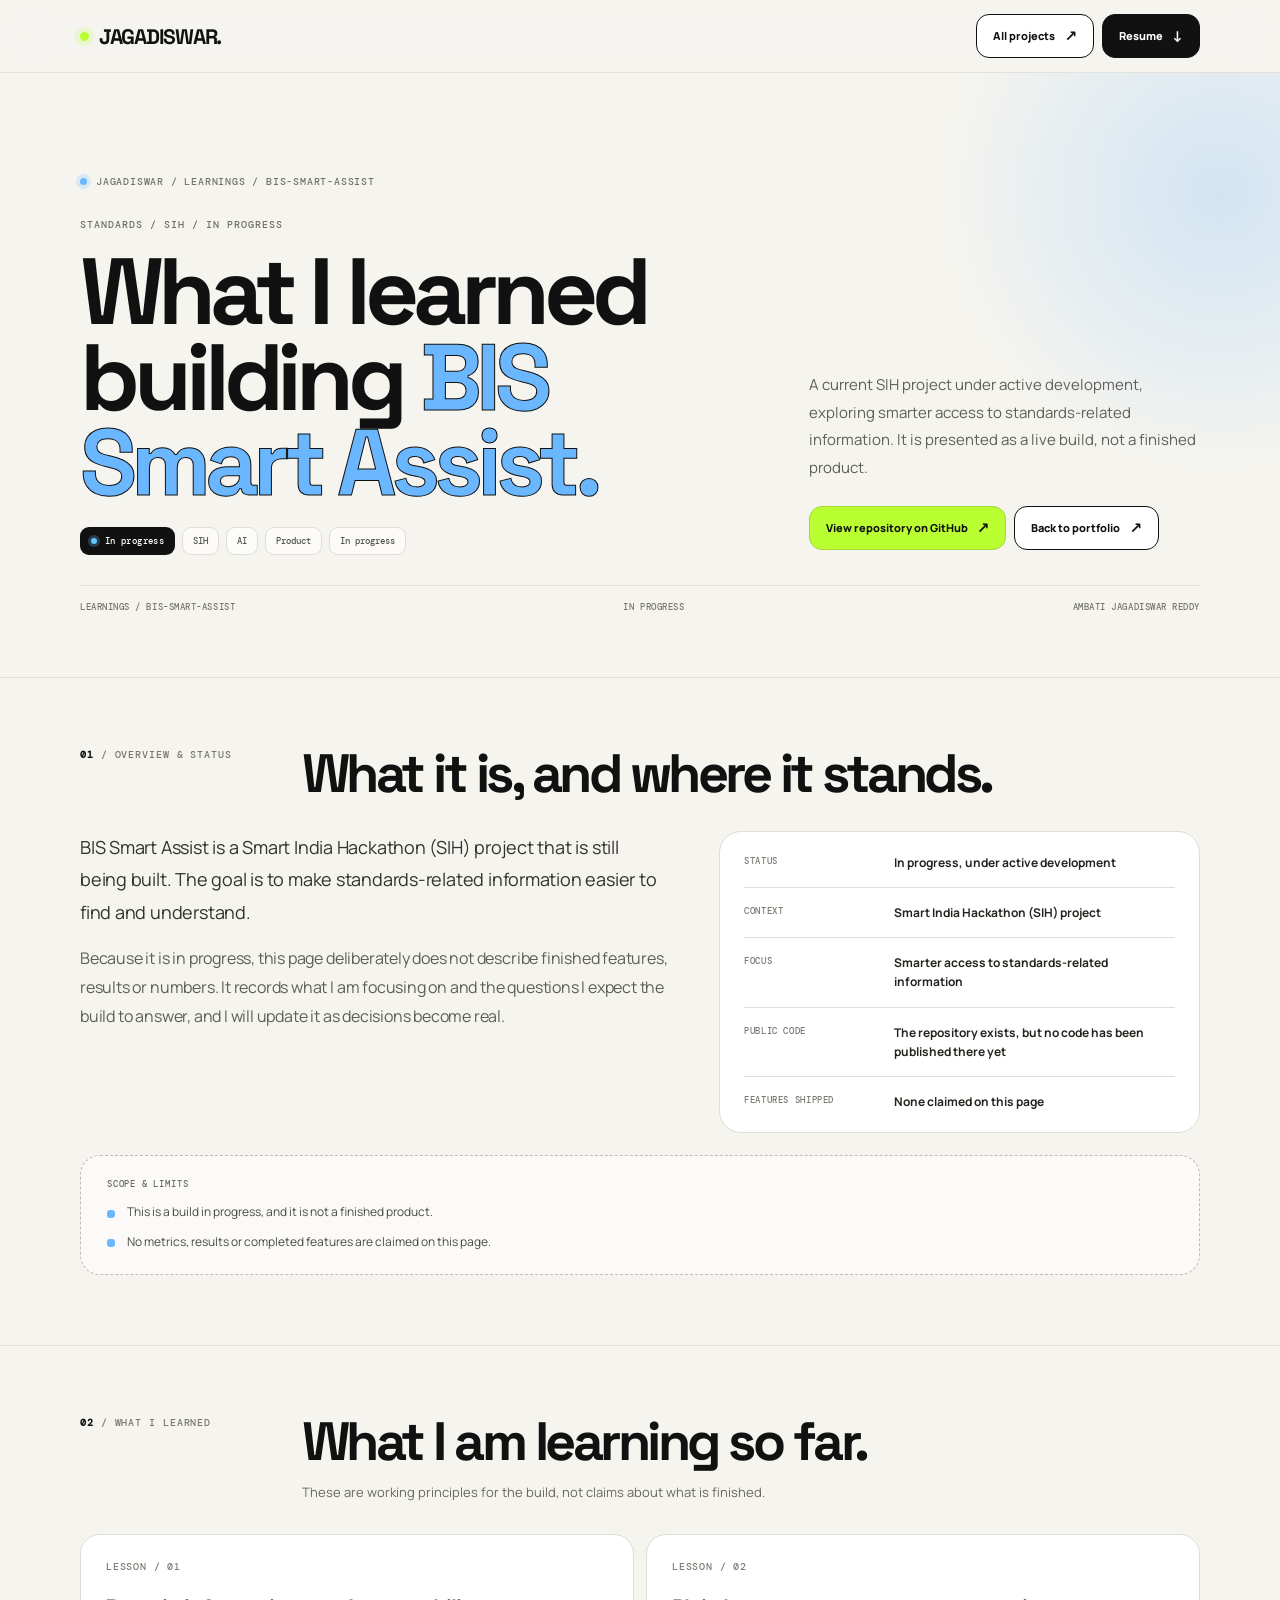
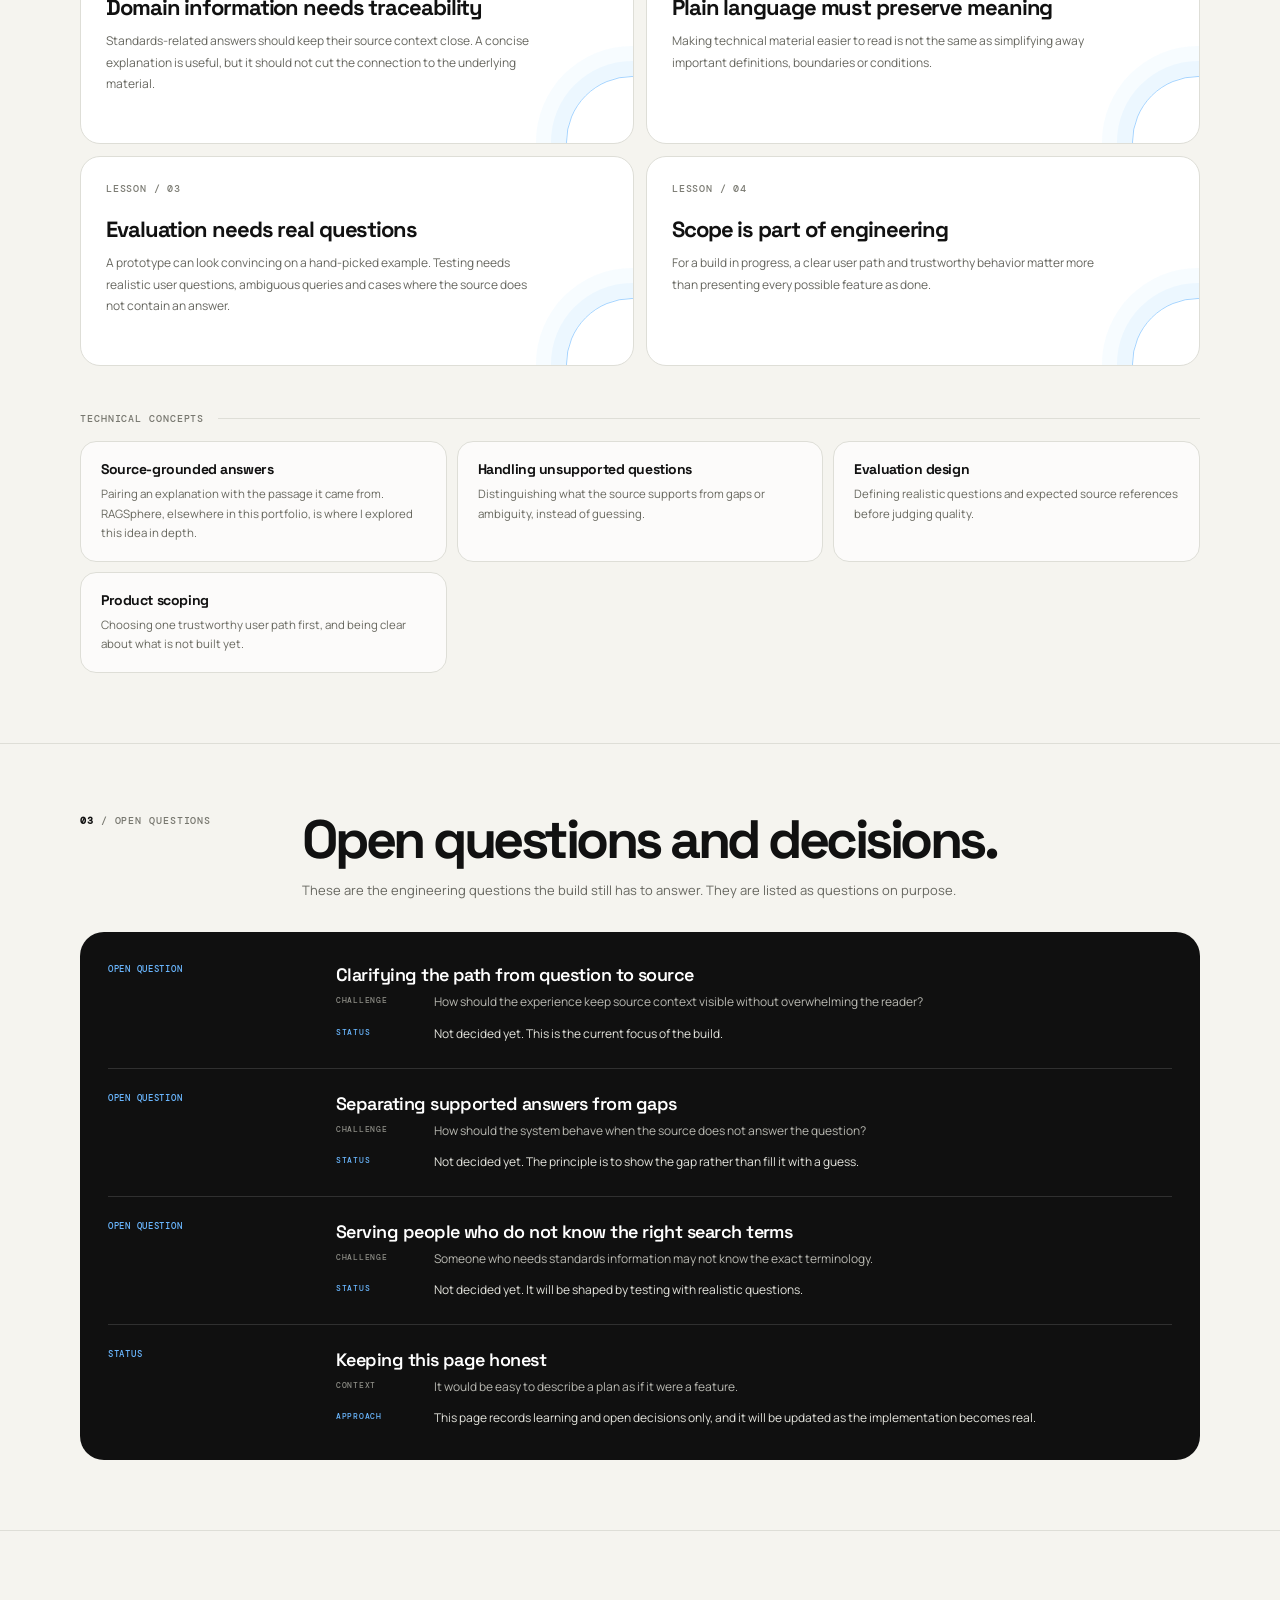
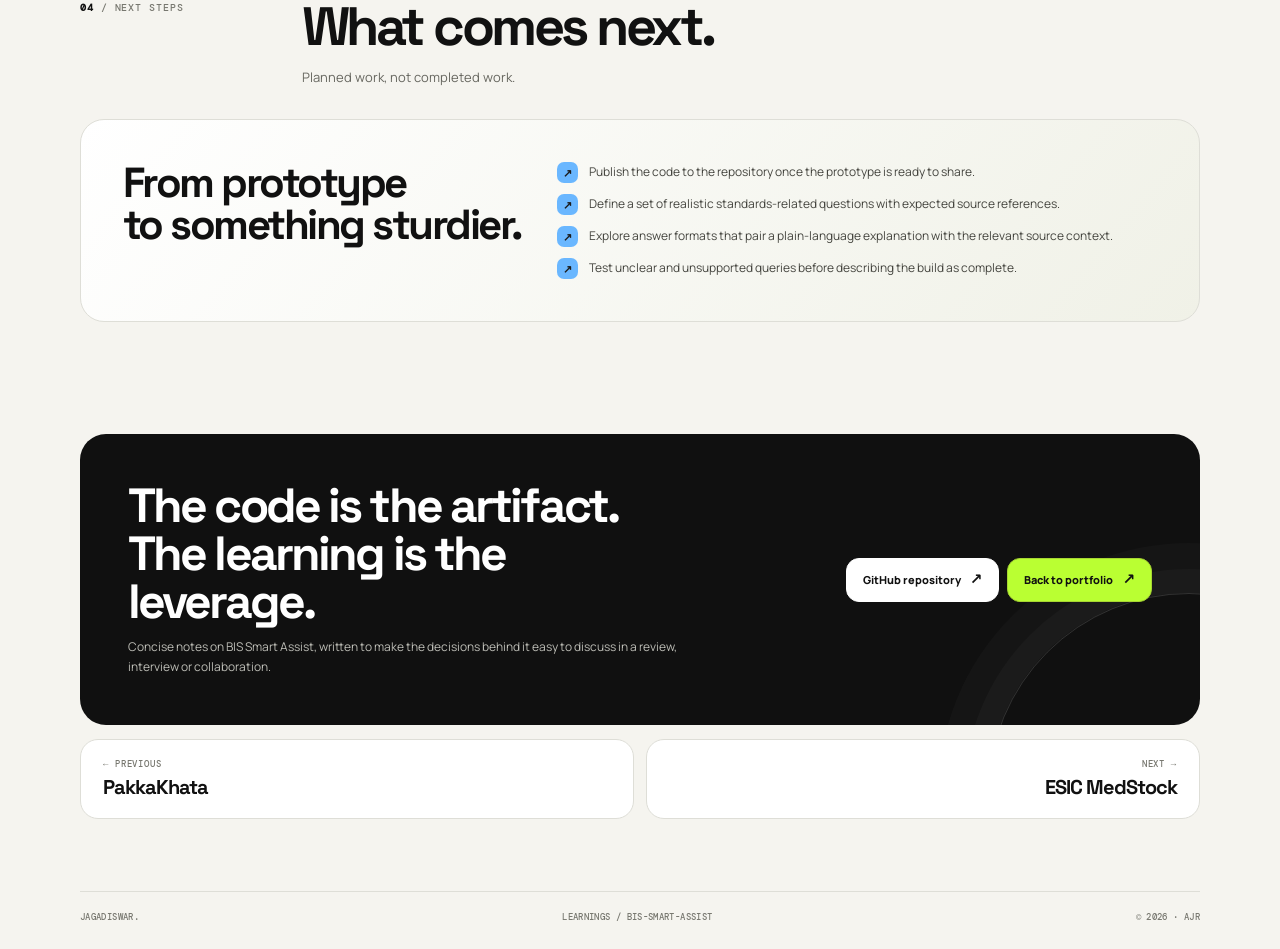
<file: learnings/bis-smart-assist.html>
<!doctype html>
<html lang="en">
<head>
<meta charset="utf-8">
<meta name="viewport" content="width=device-width, initial-scale=1">
<meta name="theme-color" content="#f5f4ef">
<link rel="icon" href="data:image/svg+xml,%3Csvg xmlns='http://www.w3.org/2000/svg' viewBox='0 0 32 32'%3E%3Ccircle cx='16' cy='16' r='9' fill='%23baff32' stroke='%23111' stroke-width='2'/%3E%3C/svg%3E">
<meta name="description" content="A current SIH project under active development, exploring smarter access to standards-related information. It is presented as a live build, not a finished product. Project overview, status, what I learned, challenges and next steps by Ambati Jagadiswar Reddy.">
<meta property="og:type" content="article">
<meta property="og:title" content="What I learned: BIS Smart Assist | JAGADISWAR.">
<meta property="og:description" content="A current SIH project under active development, exploring smarter access to standards-related information. It is presented as a live build, not a finished product. Project overview, status, what I learned, challenges and next steps by Ambati Jagadiswar Reddy.">
<title>What I learned: BIS Smart Assist | JAGADISWAR.</title>
<link rel="preconnect" href="https://fonts.googleapis.com">
<link rel="preconnect" href="https://fonts.gstatic.com" crossorigin>
<link rel="stylesheet" href="../assets/learning.css">
</head>
<body style="--accent:#6ab7ff;--accent-ink:#10304f">
<a class="skip-link" href="#content">Skip to content</a>
<header class="site-header"><div class="container nav">
  <a class="brand" href="../index.html#top" aria-label="JAGADISWAR home"><span class="brand-dot"></span>JAGADISWAR.</a>
  <div class="nav-actions">
    <a class="btn btn-light optional" href="../index.html#work">All projects <span class="btn-icon">↗</span></a>
    <a class="btn btn-dark" href="../resume.pdf" download="Ambati-Jagadiswar-Reddy-Resume.pdf">Resume <span class="btn-icon">↓</span></a>
  </div>
</div></header>
<main id="content">
  <section class="hero"><div class="container">
    <div class="crumb"><span class="crumb-dot"></span><span>JAGADISWAR / LEARNINGS / BIS-SMART-ASSIST</span></div>
    <div class="hero-grid">
      <div>
        <div class="project-overline">STANDARDS / SIH / IN PROGRESS</div>
        <h1 class="display">What I learned<br>building <em>BIS Smart Assist.</em></h1>
        <div class="hero-tags"><span class="status-pill wip"><i></i>In progress</span><span class="tag">SIH</span><span class="tag">AI</span><span class="tag">Product</span><span class="tag">In progress</span></div>
      </div>
      <div class="hero-copy">
        <p>A current SIH project under active development, exploring smarter access to standards-related information. It is presented as a live build, not a finished product.</p>
        <div class="hero-buttons">
          <a class="btn btn-lime" href="https://github.com/jagadiswarambati/BIS" target="_blank" rel="noopener noreferrer">View repository on GitHub <span class="btn-icon">↗</span></a>
          <a class="btn btn-light" href="../index.html#work">Back to portfolio <span class="btn-icon">↗</span></a>
        </div>
      </div>
    </div>
    <div class="hero-stamp"><span>LEARNINGS / BIS-SMART-ASSIST</span><span>IN PROGRESS</span><span>AMBATI JAGADISWAR REDDY</span></div>
  </div></section>

  <section class="section" id="overview"><div class="container">
    <div class="section-head"><div class="section-index"><strong>01</strong> / OVERVIEW &amp; STATUS</div>
      <div><h2 class="display">What it is, and where it stands.</h2></div></div>
    <div class="overview">
      <div class="overview-text"><p>BIS Smart Assist is a Smart India Hackathon (SIH) project that is still being built. The goal is to make standards-related information easier to find and understand.</p><p>Because it is in progress, this page deliberately does not describe finished features, results or numbers. It records what I am focusing on and the questions I expect the build to answer, and I will update it as decisions become real.</p></div>
      <dl class="facts"><div class="fact-row"><dt>Status</dt><dd>In progress, under active development</dd></div><div class="fact-row"><dt>Context</dt><dd>Smart India Hackathon (SIH) project</dd></div><div class="fact-row"><dt>Focus</dt><dd>Smarter access to standards-related information</dd></div><div class="fact-row"><dt>Public code</dt><dd>The repository exists, but no code has been published there yet</dd></div><div class="fact-row"><dt>Features shipped</dt><dd>None claimed on this page</dd></div></dl>
    </div>
    <aside class="honest" aria-label="Scope and limits"><div class="honest-label">SCOPE &amp; LIMITS</div><ul><li>This is a build in progress, and it is not a finished product.</li><li>No metrics, results or completed features are claimed on this page.</li></ul></aside>
  </div></section>

  <section class="section" id="learned"><div class="container">
    <div class="section-head"><div class="section-index"><strong>02</strong> / WHAT I LEARNED</div>
      <div><h2 class="display">What I am learning so far.</h2><p class="section-intro">These are working principles for the build, not claims about what is finished.</p></div></div>
    <div class="lesson-grid"><article class="lesson-card"><div class="lesson-number">LESSON / 01</div><h3>Domain information needs traceability</h3><p>Standards-related answers should keep their source context close. A concise explanation is useful, but it should not cut the connection to the underlying material.</p></article><article class="lesson-card"><div class="lesson-number">LESSON / 02</div><h3>Plain language must preserve meaning</h3><p>Making technical material easier to read is not the same as simplifying away important definitions, boundaries or conditions.</p></article><article class="lesson-card"><div class="lesson-number">LESSON / 03</div><h3>Evaluation needs real questions</h3><p>A prototype can look convincing on a hand-picked example. Testing needs realistic user questions, ambiguous queries and cases where the source does not contain an answer.</p></article><article class="lesson-card"><div class="lesson-number">LESSON / 04</div><h3>Scope is part of engineering</h3><p>For a build in progress, a clear user path and trustworthy behavior matter more than presenting every possible feature as done.</p></article></div>
    <div class="concepts-head"><span>TECHNICAL CONCEPTS</span></div>
    <div class="concept-grid"><div class="concept"><h4>Source-grounded answers</h4><p>Pairing an explanation with the passage it came from. RAGSphere, elsewhere in this portfolio, is where I explored this idea in depth.</p></div><div class="concept"><h4>Handling unsupported questions</h4><p>Distinguishing what the source supports from gaps or ambiguity, instead of guessing.</p></div><div class="concept"><h4>Evaluation design</h4><p>Defining realistic questions and expected source references before judging quality.</p></div><div class="concept"><h4>Product scoping</h4><p>Choosing one trustworthy user path first, and being clear about what is not built yet.</p></div></div>
  </div></section>

  <section class="section" id="decisions"><div class="container">
    <div class="section-head"><div class="section-index"><strong>03</strong> / OPEN QUESTIONS</div>
      <div><h2 class="display">Open questions and decisions.</h2><p class="section-intro">These are the engineering questions the build still has to answer. They are listed as questions on purpose.</p></div></div>
    <div class="notes-list"><article class="note-row"><div class="note-label">Open question</div><div><h3>Clarifying the path from question to source</h3><p class="note-q"><span>CHALLENGE</span>How should the experience keep source context visible without overwhelming the reader?</p><p class="note-a"><span>STATUS</span>Not decided yet. This is the current focus of the build.</p></div></article><article class="note-row"><div class="note-label">Open question</div><div><h3>Separating supported answers from gaps</h3><p class="note-q"><span>CHALLENGE</span>How should the system behave when the source does not answer the question?</p><p class="note-a"><span>STATUS</span>Not decided yet. The principle is to show the gap rather than fill it with a guess.</p></div></article><article class="note-row"><div class="note-label">Open question</div><div><h3>Serving people who do not know the right search terms</h3><p class="note-q"><span>CHALLENGE</span>Someone who needs standards information may not know the exact terminology.</p><p class="note-a"><span>STATUS</span>Not decided yet. It will be shaped by testing with realistic questions.</p></div></article><article class="note-row"><div class="note-label">Status</div><div><h3>Keeping this page honest</h3><p class="note-q"><span>CONTEXT</span>It would be easy to describe a plan as if it were a feature.</p><p class="note-a"><span>APPROACH</span>This page records learning and open decisions only, and it will be updated as the implementation becomes real.</p></div></article></div>
  </div></section>

  <section class="section" id="next"><div class="container">
    <div class="section-head"><div class="section-index"><strong>04</strong> / NEXT STEPS</div>
      <div><h2 class="display">What comes next.</h2><p class="section-intro">Planned work, not completed work.</p></div></div>
    <div class="next-box">
      <h3 class="display">From prototype<br>to something sturdier.</h3>
      <ul><li>Publish the code to the repository once the prototype is ready to share.</li><li>Define a set of realistic standards-related questions with expected source references.</li><li>Explore answer formats that pair a plain-language explanation with the relevant source context.</li><li>Test unclear and unsupported queries before describing the build as complete.</li></ul>
    </div>
  </div></section>

  <section class="closing"><div class="container">
    <div class="closing-box">
      <div>
        <h2 class="display">The code is the artifact.<br>The learning is the leverage.</h2>
        <p>Concise notes on BIS Smart Assist, written to make the decisions behind it easy to discuss in a review, interview or collaboration.</p>
      </div>
      <div class="closing-actions">
        <a class="btn btn-dark" href="https://github.com/jagadiswarambati/BIS" target="_blank" rel="noopener noreferrer">GitHub repository <span class="btn-icon">↗</span></a>
        <a class="btn btn-lime" href="../index.html#work">Back to portfolio <span class="btn-icon">↗</span></a>
      </div>
    </div>
    <nav class="pager" aria-label="Other project learnings">
      <a class="pager-link" href="pakkakhata.html" rel="prev"><span>← PREVIOUS</span><strong>PakkaKhata</strong></a>
      <a class="pager-link next" href="esic-medstock.html" rel="next"><span>NEXT →</span><strong>ESIC MedStock</strong></a>
    </nav>
  </div></section>
</main>
<footer class="container footer"><a href="../index.html#top">JAGADISWAR.</a><span>LEARNINGS / BIS-SMART-ASSIST</span><span>© 2026 · AJR</span></footer>
</body>
</html>
</file>
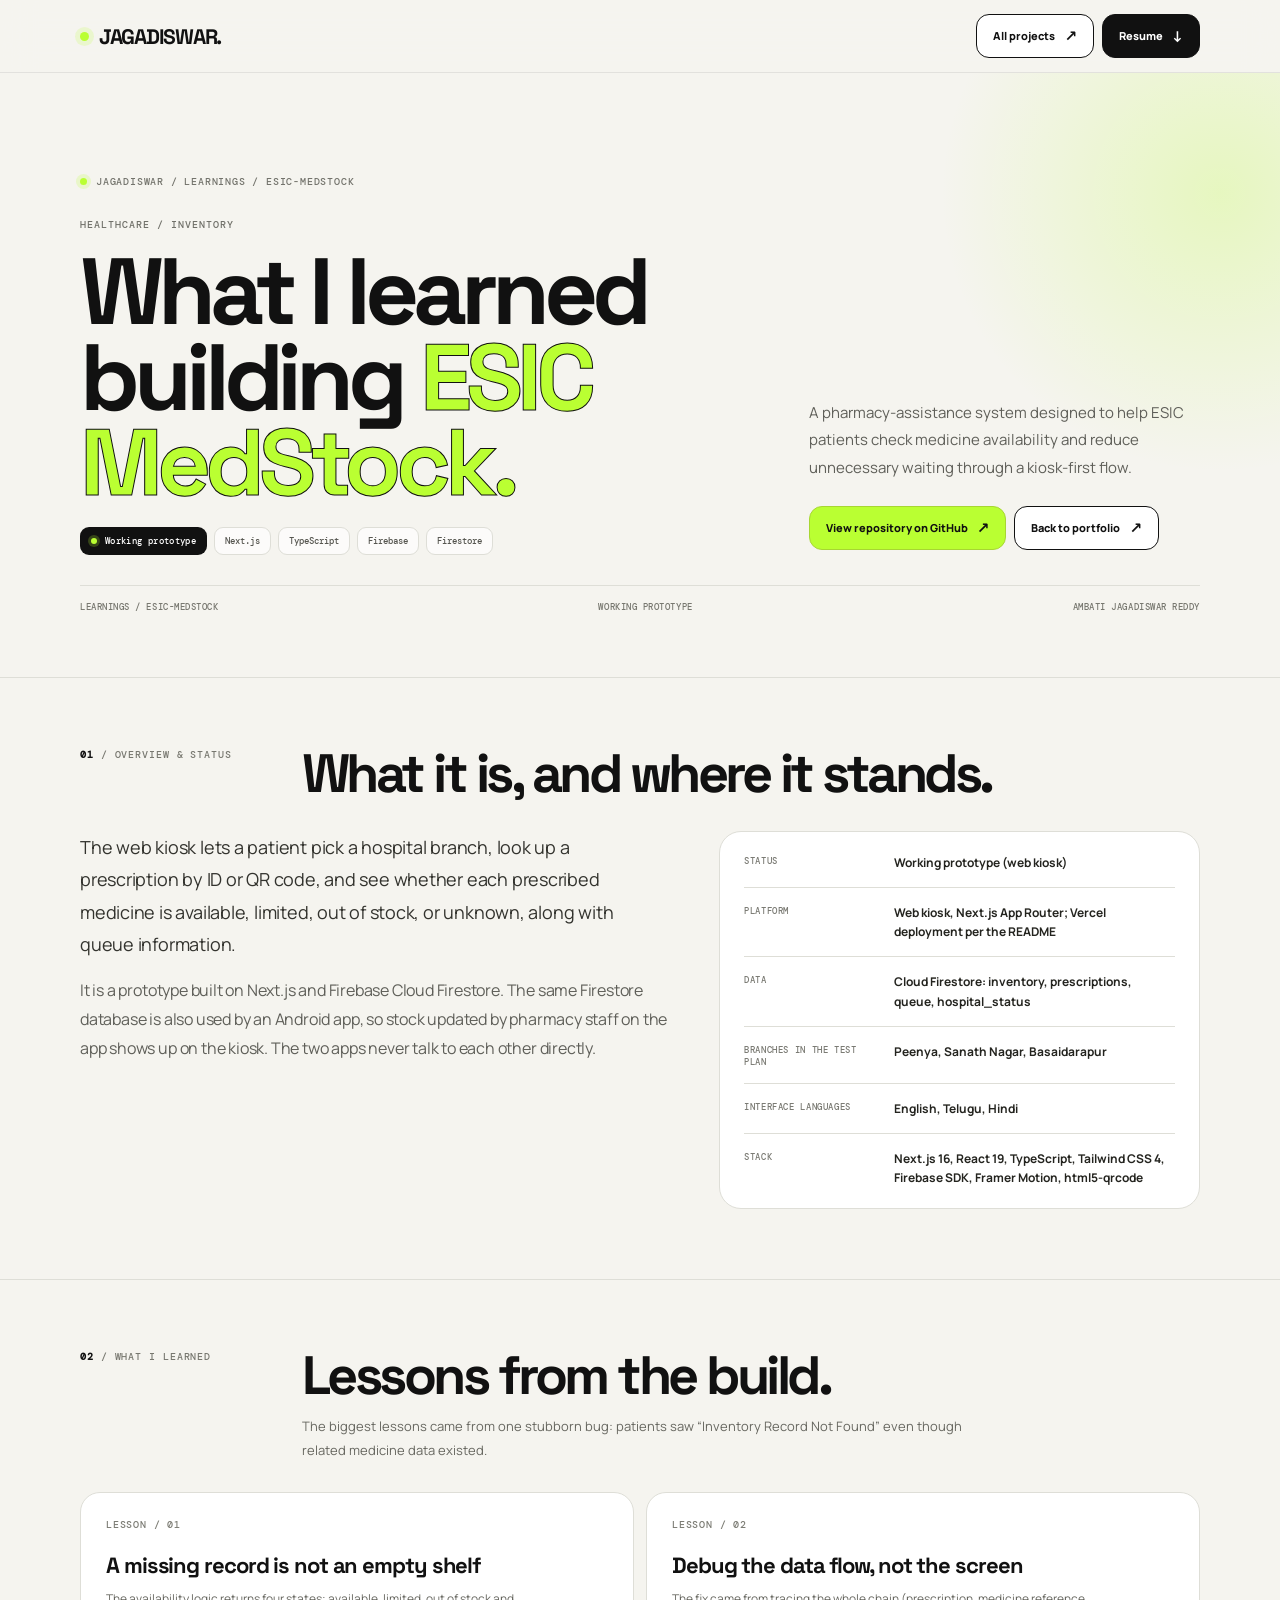
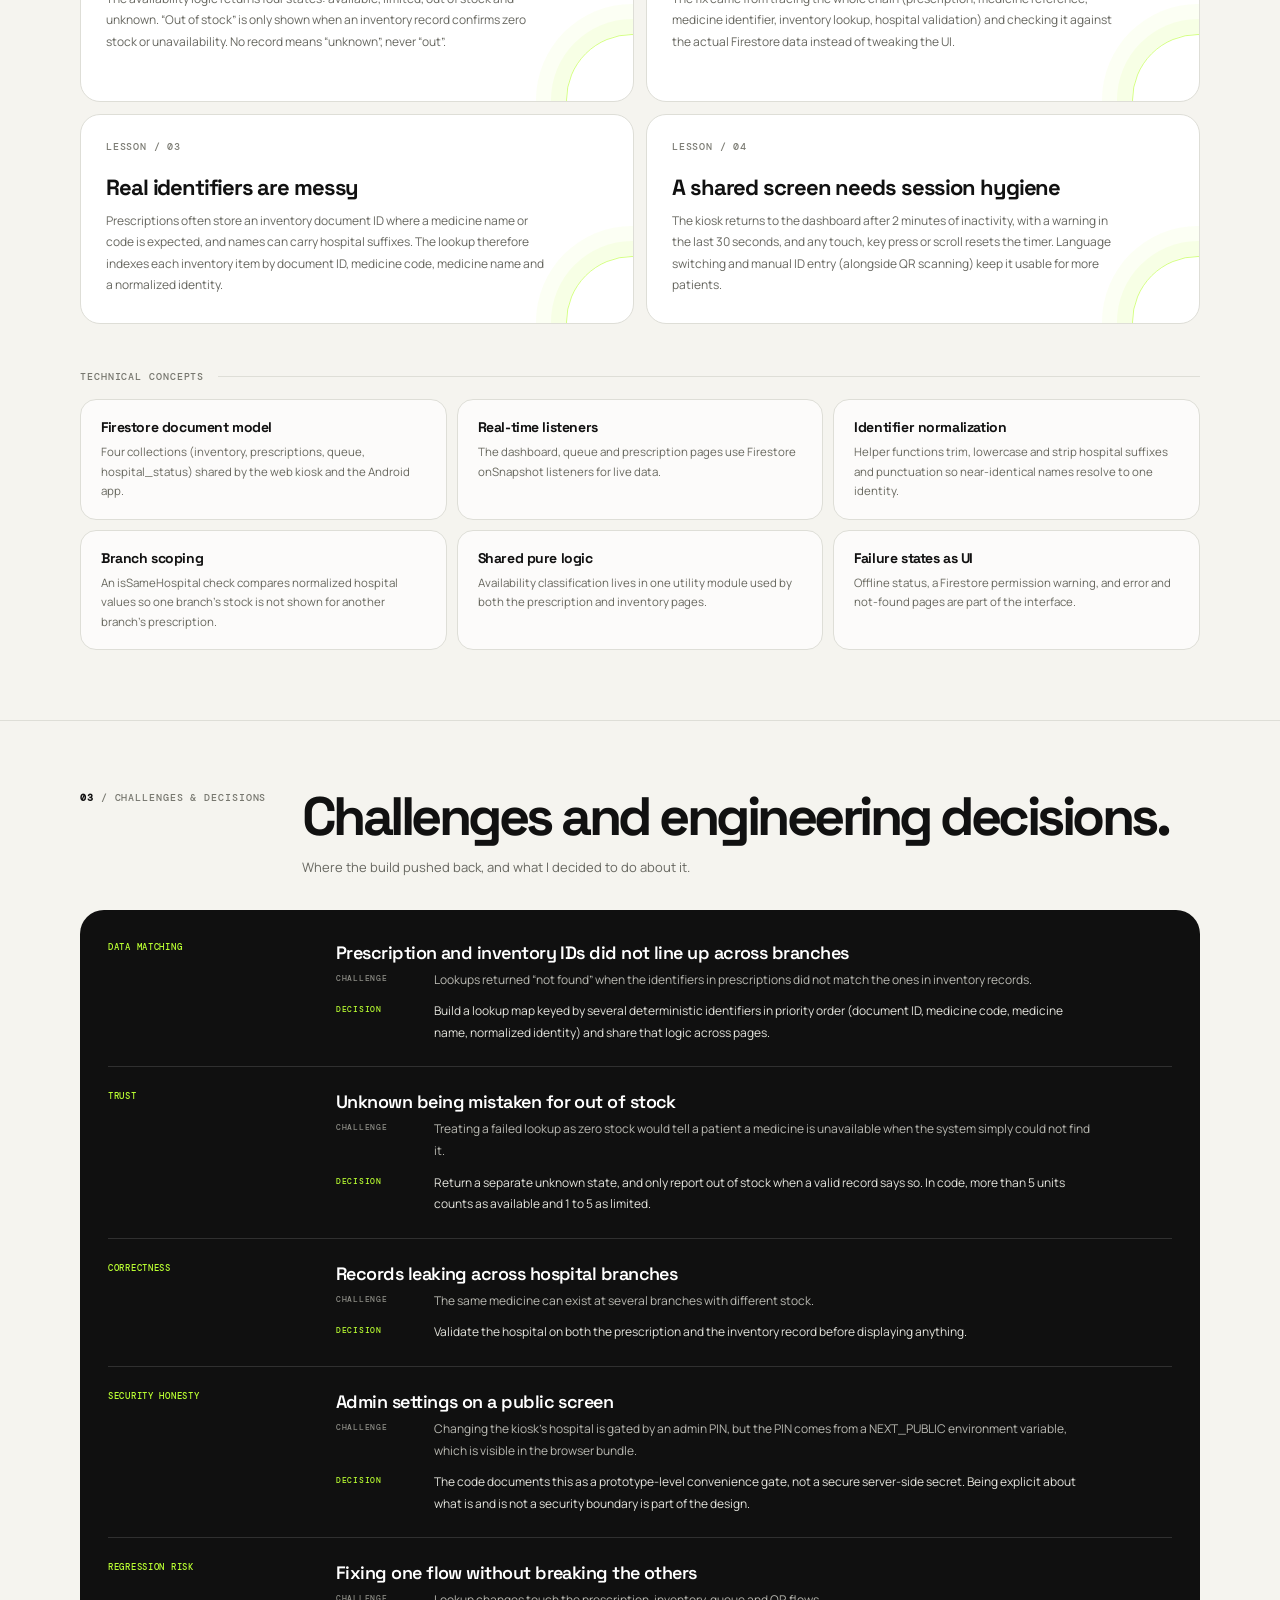
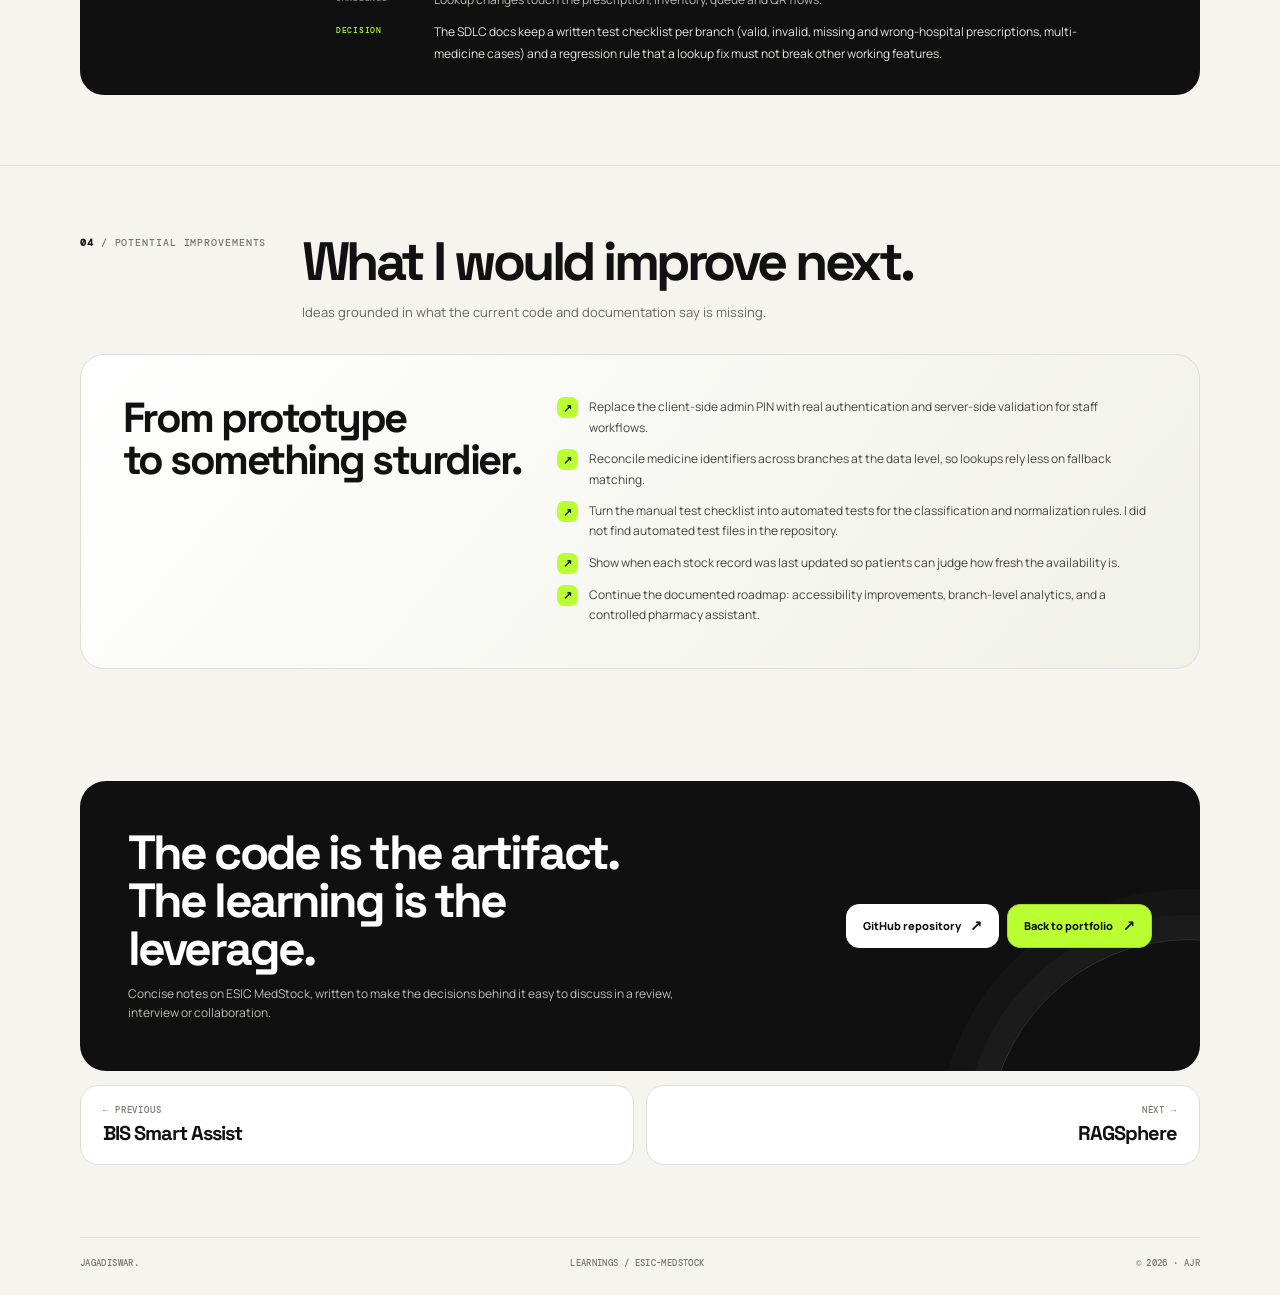
<file: learnings/esic-medstock.html>
<!doctype html>
<html lang="en">
<head>
<meta charset="utf-8">
<meta name="viewport" content="width=device-width, initial-scale=1">
<meta name="theme-color" content="#f5f4ef">
<link rel="icon" href="data:image/svg+xml,%3Csvg xmlns='http://www.w3.org/2000/svg' viewBox='0 0 32 32'%3E%3Ccircle cx='16' cy='16' r='9' fill='%23baff32' stroke='%23111' stroke-width='2'/%3E%3C/svg%3E">
<meta name="description" content="A pharmacy-assistance system designed to help ESIC patients check medicine availability and reduce unnecessary waiting through a kiosk-first flow. Project overview, status, what I learned, challenges and next steps by Ambati Jagadiswar Reddy.">
<meta property="og:type" content="article">
<meta property="og:title" content="What I learned: ESIC MedStock | JAGADISWAR.">
<meta property="og:description" content="A pharmacy-assistance system designed to help ESIC patients check medicine availability and reduce unnecessary waiting through a kiosk-first flow. Project overview, status, what I learned, challenges and next steps by Ambati Jagadiswar Reddy.">
<title>What I learned: ESIC MedStock | JAGADISWAR.</title>
<link rel="preconnect" href="https://fonts.googleapis.com">
<link rel="preconnect" href="https://fonts.gstatic.com" crossorigin>
<link rel="stylesheet" href="../assets/learning.css">
</head>
<body style="--accent:#baff32;--accent-ink:#273510">
<a class="skip-link" href="#content">Skip to content</a>
<header class="site-header"><div class="container nav">
  <a class="brand" href="../index.html#top" aria-label="JAGADISWAR home"><span class="brand-dot"></span>JAGADISWAR.</a>
  <div class="nav-actions">
    <a class="btn btn-light optional" href="../index.html#work">All projects <span class="btn-icon">↗</span></a>
    <a class="btn btn-dark" href="../resume.pdf" download="Ambati-Jagadiswar-Reddy-Resume.pdf">Resume <span class="btn-icon">↓</span></a>
  </div>
</div></header>
<main id="content">
  <section class="hero"><div class="container">
    <div class="crumb"><span class="crumb-dot"></span><span>JAGADISWAR / LEARNINGS / ESIC-MEDSTOCK</span></div>
    <div class="hero-grid">
      <div>
        <div class="project-overline">HEALTHCARE / INVENTORY</div>
        <h1 class="display">What I learned<br>building <em>ESIC MedStock.</em></h1>
        <div class="hero-tags"><span class="status-pill"><i></i>Working prototype</span><span class="tag">Next.js</span><span class="tag">TypeScript</span><span class="tag">Firebase</span><span class="tag">Firestore</span></div>
      </div>
      <div class="hero-copy">
        <p>A pharmacy-assistance system designed to help ESIC patients check medicine availability and reduce unnecessary waiting through a kiosk-first flow.</p>
        <div class="hero-buttons">
          <a class="btn btn-lime" href="https://github.com/jagadiswarambati/esic-smart-pharmacy-kiosk" target="_blank" rel="noopener noreferrer">View repository on GitHub <span class="btn-icon">↗</span></a>
          <a class="btn btn-light" href="../index.html#work">Back to portfolio <span class="btn-icon">↗</span></a>
        </div>
      </div>
    </div>
    <div class="hero-stamp"><span>LEARNINGS / ESIC-MEDSTOCK</span><span>WORKING PROTOTYPE</span><span>AMBATI JAGADISWAR REDDY</span></div>
  </div></section>

  <section class="section" id="overview"><div class="container">
    <div class="section-head"><div class="section-index"><strong>01</strong> / OVERVIEW &amp; STATUS</div>
      <div><h2 class="display">What it is, and where it stands.</h2></div></div>
    <div class="overview">
      <div class="overview-text"><p>The web kiosk lets a patient pick a hospital branch, look up a prescription by ID or QR code, and see whether each prescribed medicine is available, limited, out of stock, or unknown, along with queue information.</p><p>It is a prototype built on Next.js and Firebase Cloud Firestore. The same Firestore database is also used by an Android app, so stock updated by pharmacy staff on the app shows up on the kiosk. The two apps never talk to each other directly.</p></div>
      <dl class="facts"><div class="fact-row"><dt>Status</dt><dd>Working prototype (web kiosk)</dd></div><div class="fact-row"><dt>Platform</dt><dd>Web kiosk, Next.js App Router; Vercel deployment per the README</dd></div><div class="fact-row"><dt>Data</dt><dd>Cloud Firestore: inventory, prescriptions, queue, hospital_status</dd></div><div class="fact-row"><dt>Branches in the test plan</dt><dd>Peenya, Sanath Nagar, Basaidarapur</dd></div><div class="fact-row"><dt>Interface languages</dt><dd>English, Telugu, Hindi</dd></div><div class="fact-row"><dt>Stack</dt><dd>Next.js 16, React 19, TypeScript, Tailwind CSS 4, Firebase SDK, Framer Motion, html5-qrcode</dd></div></dl>
    </div>
    
  </div></section>

  <section class="section" id="learned"><div class="container">
    <div class="section-head"><div class="section-index"><strong>02</strong> / WHAT I LEARNED</div>
      <div><h2 class="display">Lessons from the build.</h2><p class="section-intro">The biggest lessons came from one stubborn bug: patients saw “Inventory Record Not Found” even though related medicine data existed.</p></div></div>
    <div class="lesson-grid"><article class="lesson-card"><div class="lesson-number">LESSON / 01</div><h3>A missing record is not an empty shelf</h3><p>The availability logic returns four states: available, limited, out of stock and unknown. “Out of stock” is only shown when an inventory record confirms zero stock or unavailability. No record means “unknown”, never “out”.</p></article><article class="lesson-card"><div class="lesson-number">LESSON / 02</div><h3>Debug the data flow, not the screen</h3><p>The fix came from tracing the whole chain (prescription, medicine reference, medicine identifier, inventory lookup, hospital validation) and checking it against the actual Firestore data instead of tweaking the UI.</p></article><article class="lesson-card"><div class="lesson-number">LESSON / 03</div><h3>Real identifiers are messy</h3><p>Prescriptions often store an inventory document ID where a medicine name or code is expected, and names can carry hospital suffixes. The lookup therefore indexes each inventory item by document ID, medicine code, medicine name and a normalized identity.</p></article><article class="lesson-card"><div class="lesson-number">LESSON / 04</div><h3>A shared screen needs session hygiene</h3><p>The kiosk returns to the dashboard after 2 minutes of inactivity, with a warning in the last 30 seconds, and any touch, key press or scroll resets the timer. Language switching and manual ID entry (alongside QR scanning) keep it usable for more patients.</p></article></div>
    <div class="concepts-head"><span>TECHNICAL CONCEPTS</span></div>
    <div class="concept-grid"><div class="concept"><h4>Firestore document model</h4><p>Four collections (inventory, prescriptions, queue, hospital_status) shared by the web kiosk and the Android app.</p></div><div class="concept"><h4>Real-time listeners</h4><p>The dashboard, queue and prescription pages use Firestore onSnapshot listeners for live data.</p></div><div class="concept"><h4>Identifier normalization</h4><p>Helper functions trim, lowercase and strip hospital suffixes and punctuation so near-identical names resolve to one identity.</p></div><div class="concept"><h4>Branch scoping</h4><p>An isSameHospital check compares normalized hospital values so one branch’s stock is not shown for another branch’s prescription.</p></div><div class="concept"><h4>Shared pure logic</h4><p>Availability classification lives in one utility module used by both the prescription and inventory pages.</p></div><div class="concept"><h4>Failure states as UI</h4><p>Offline status, a Firestore permission warning, and error and not-found pages are part of the interface.</p></div></div>
  </div></section>

  <section class="section" id="decisions"><div class="container">
    <div class="section-head"><div class="section-index"><strong>03</strong> / CHALLENGES &amp; DECISIONS</div>
      <div><h2 class="display">Challenges and engineering decisions.</h2><p class="section-intro">Where the build pushed back, and what I decided to do about it.</p></div></div>
    <div class="notes-list"><article class="note-row"><div class="note-label">Data matching</div><div><h3>Prescription and inventory IDs did not line up across branches</h3><p class="note-q"><span>CHALLENGE</span>Lookups returned “not found” when the identifiers in prescriptions did not match the ones in inventory records.</p><p class="note-a"><span>DECISION</span>Build a lookup map keyed by several deterministic identifiers in priority order (document ID, medicine code, medicine name, normalized identity) and share that logic across pages.</p></div></article><article class="note-row"><div class="note-label">Trust</div><div><h3>Unknown being mistaken for out of stock</h3><p class="note-q"><span>CHALLENGE</span>Treating a failed lookup as zero stock would tell a patient a medicine is unavailable when the system simply could not find it.</p><p class="note-a"><span>DECISION</span>Return a separate unknown state, and only report out of stock when a valid record says so. In code, more than 5 units counts as available and 1 to 5 as limited.</p></div></article><article class="note-row"><div class="note-label">Correctness</div><div><h3>Records leaking across hospital branches</h3><p class="note-q"><span>CHALLENGE</span>The same medicine can exist at several branches with different stock.</p><p class="note-a"><span>DECISION</span>Validate the hospital on both the prescription and the inventory record before displaying anything.</p></div></article><article class="note-row"><div class="note-label">Security honesty</div><div><h3>Admin settings on a public screen</h3><p class="note-q"><span>CHALLENGE</span>Changing the kiosk’s hospital is gated by an admin PIN, but the PIN comes from a NEXT_PUBLIC environment variable, which is visible in the browser bundle.</p><p class="note-a"><span>DECISION</span>The code documents this as a prototype-level convenience gate, not a secure server-side secret. Being explicit about what is and is not a security boundary is part of the design.</p></div></article><article class="note-row"><div class="note-label">Regression risk</div><div><h3>Fixing one flow without breaking the others</h3><p class="note-q"><span>CHALLENGE</span>Lookup changes touch the prescription, inventory, queue and QR flows.</p><p class="note-a"><span>DECISION</span>The SDLC docs keep a written test checklist per branch (valid, invalid, missing and wrong-hospital prescriptions, multi-medicine cases) and a regression rule that a lookup fix must not break other working features.</p></div></article></div>
  </div></section>

  <section class="section" id="next"><div class="container">
    <div class="section-head"><div class="section-index"><strong>04</strong> / POTENTIAL IMPROVEMENTS</div>
      <div><h2 class="display">What I would improve next.</h2><p class="section-intro">Ideas grounded in what the current code and documentation say is missing.</p></div></div>
    <div class="next-box">
      <h3 class="display">From prototype<br>to something sturdier.</h3>
      <ul><li>Replace the client-side admin PIN with real authentication and server-side validation for staff workflows.</li><li>Reconcile medicine identifiers across branches at the data level, so lookups rely less on fallback matching.</li><li>Turn the manual test checklist into automated tests for the classification and normalization rules. I did not find automated test files in the repository.</li><li>Show when each stock record was last updated so patients can judge how fresh the availability is.</li><li>Continue the documented roadmap: accessibility improvements, branch-level analytics, and a controlled pharmacy assistant.</li></ul>
    </div>
  </div></section>

  <section class="closing"><div class="container">
    <div class="closing-box">
      <div>
        <h2 class="display">The code is the artifact.<br>The learning is the leverage.</h2>
        <p>Concise notes on ESIC MedStock, written to make the decisions behind it easy to discuss in a review, interview or collaboration.</p>
      </div>
      <div class="closing-actions">
        <a class="btn btn-dark" href="https://github.com/jagadiswarambati/esic-smart-pharmacy-kiosk" target="_blank" rel="noopener noreferrer">GitHub repository <span class="btn-icon">↗</span></a>
        <a class="btn btn-lime" href="../index.html#work">Back to portfolio <span class="btn-icon">↗</span></a>
      </div>
    </div>
    <nav class="pager" aria-label="Other project learnings">
      <a class="pager-link" href="bis-smart-assist.html" rel="prev"><span>← PREVIOUS</span><strong>BIS Smart Assist</strong></a>
      <a class="pager-link next" href="ragsphere.html" rel="next"><span>NEXT →</span><strong>RAGSphere</strong></a>
    </nav>
  </div></section>
</main>
<footer class="container footer"><a href="../index.html#top">JAGADISWAR.</a><span>LEARNINGS / ESIC-MEDSTOCK</span><span>© 2026 · AJR</span></footer>
</body>
</html>
</file>
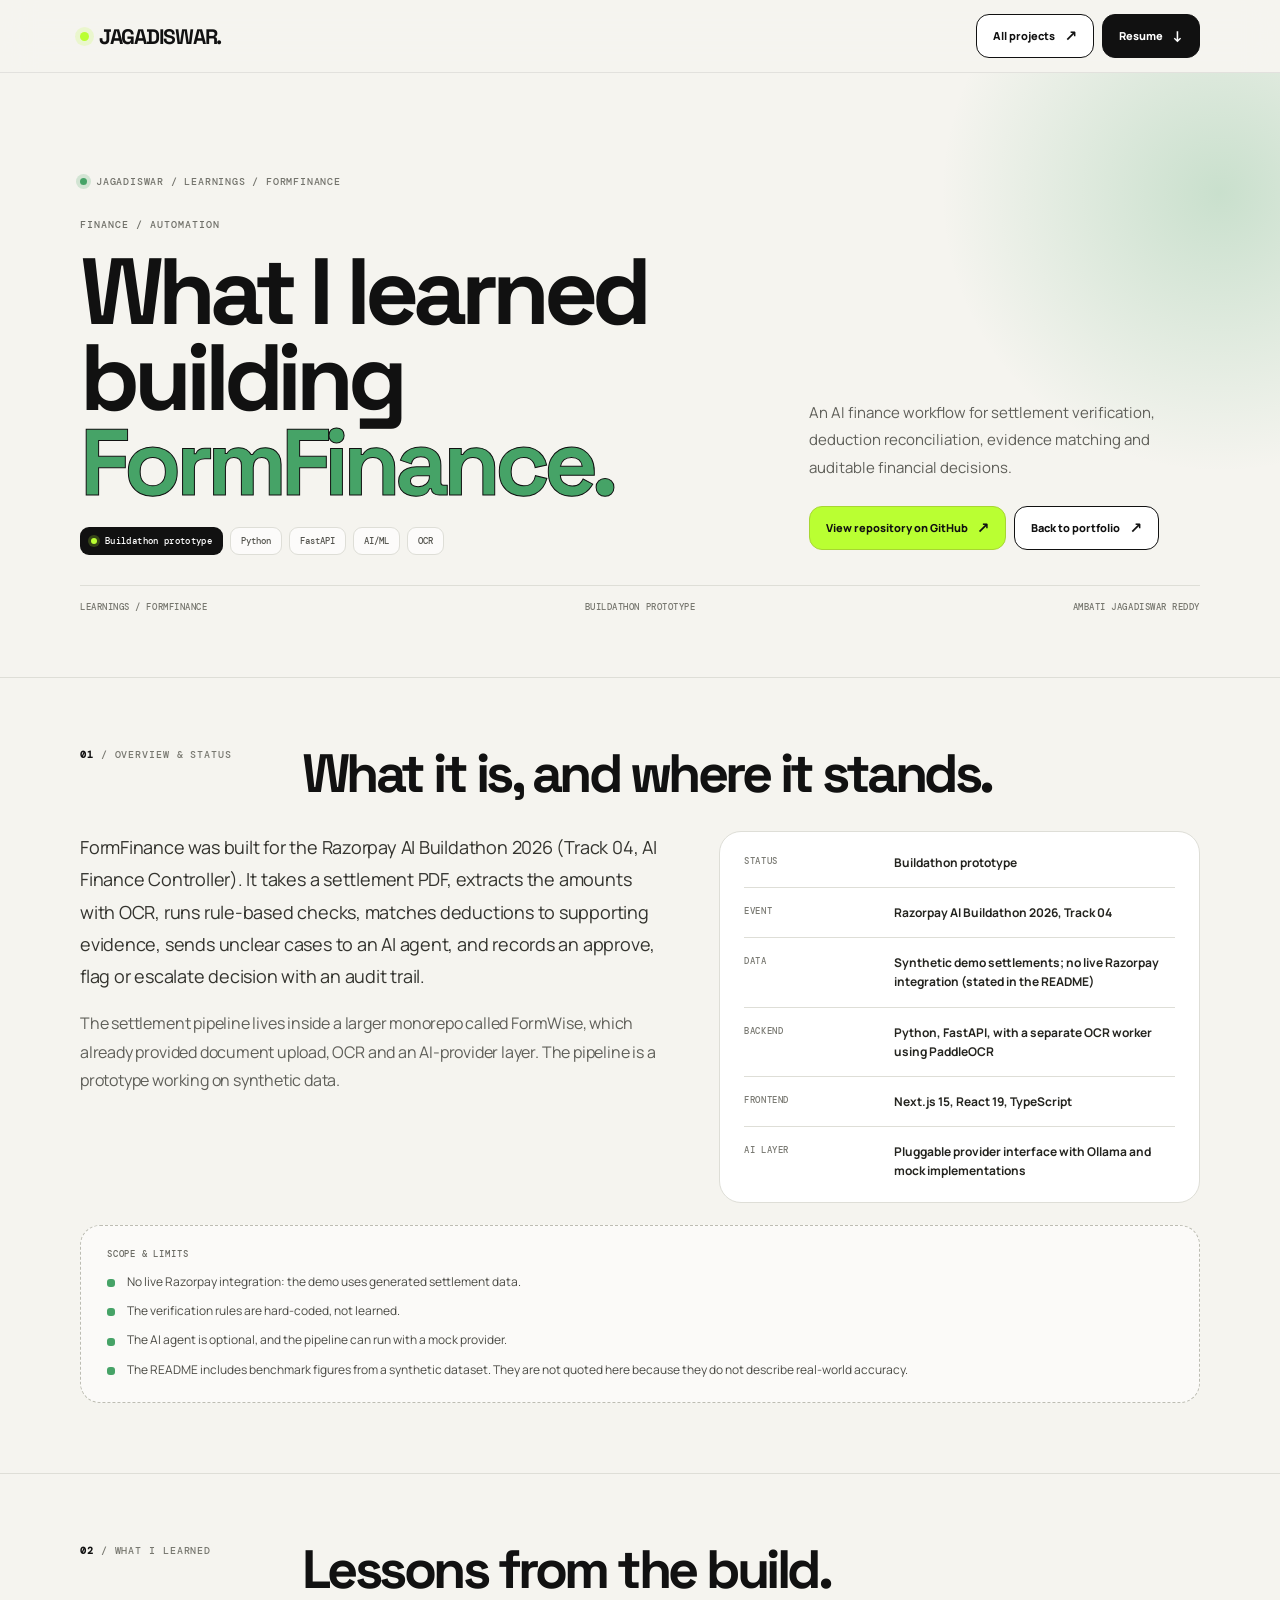
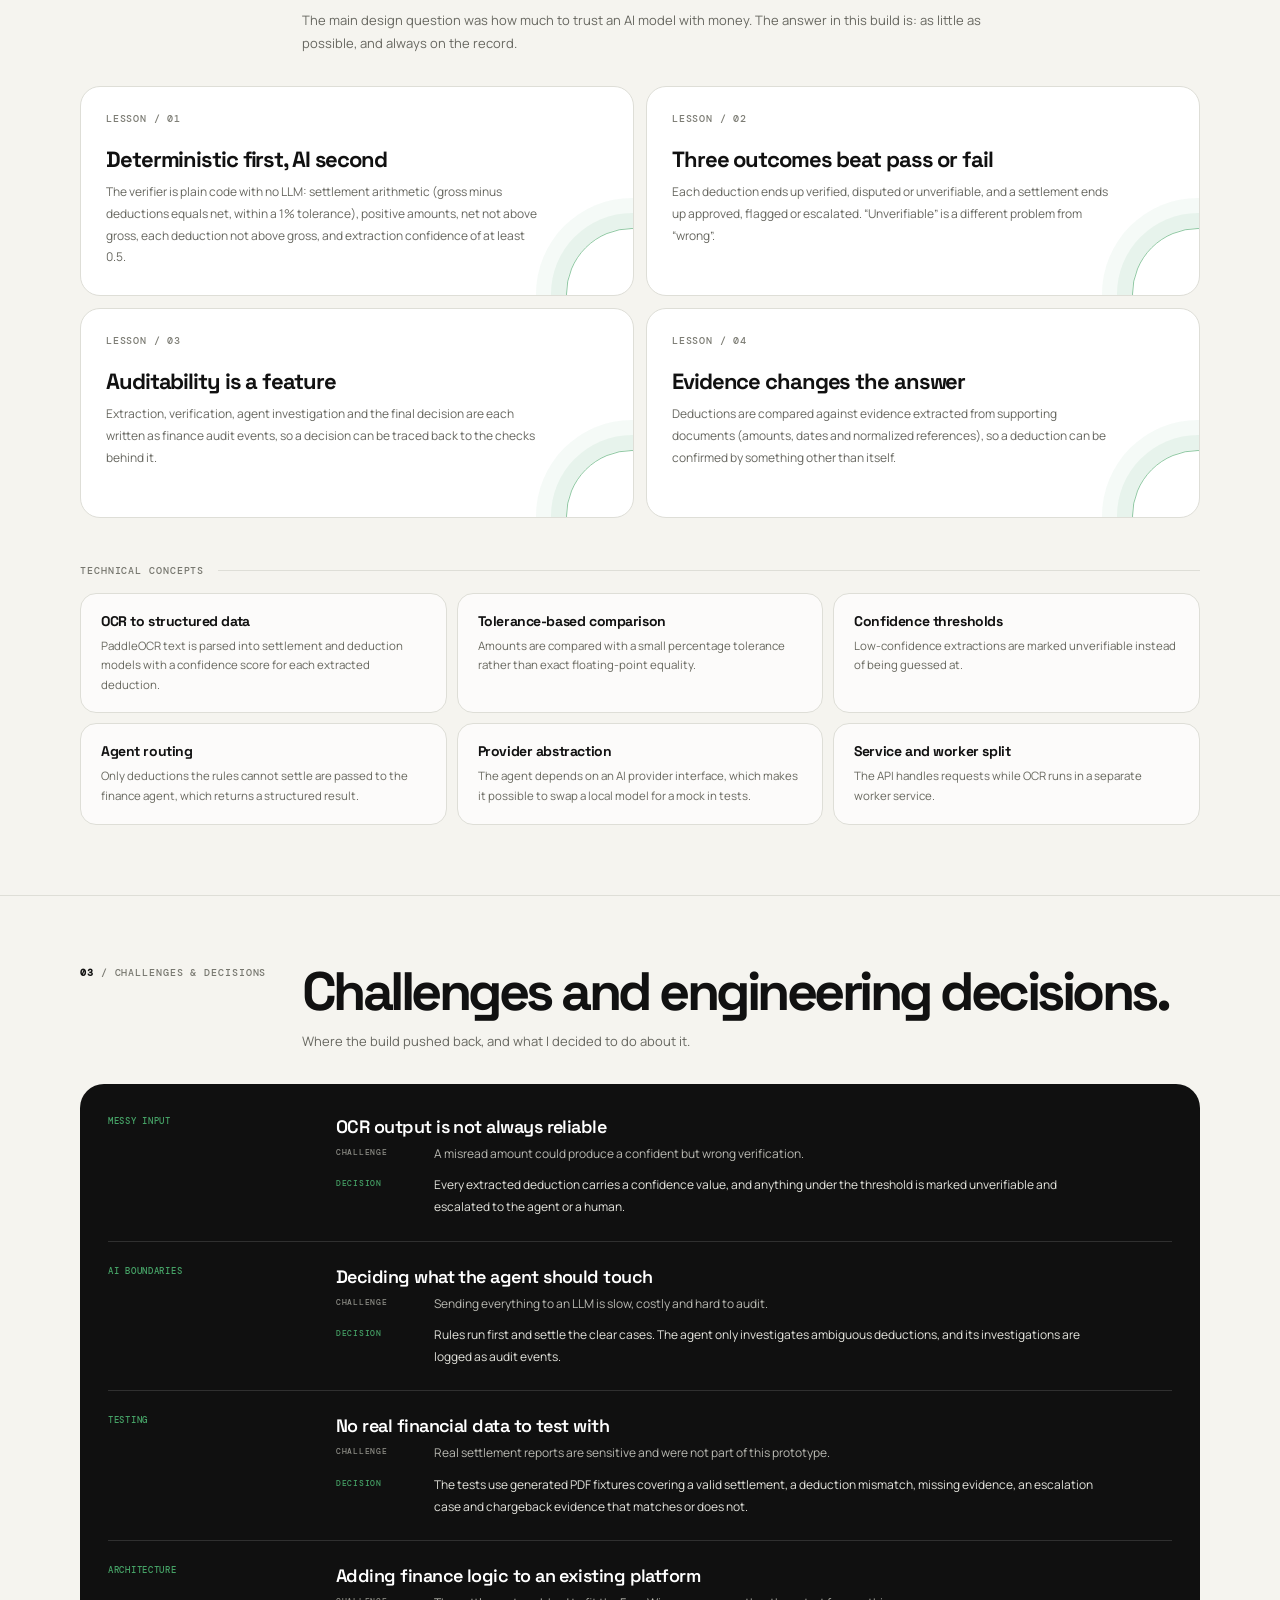
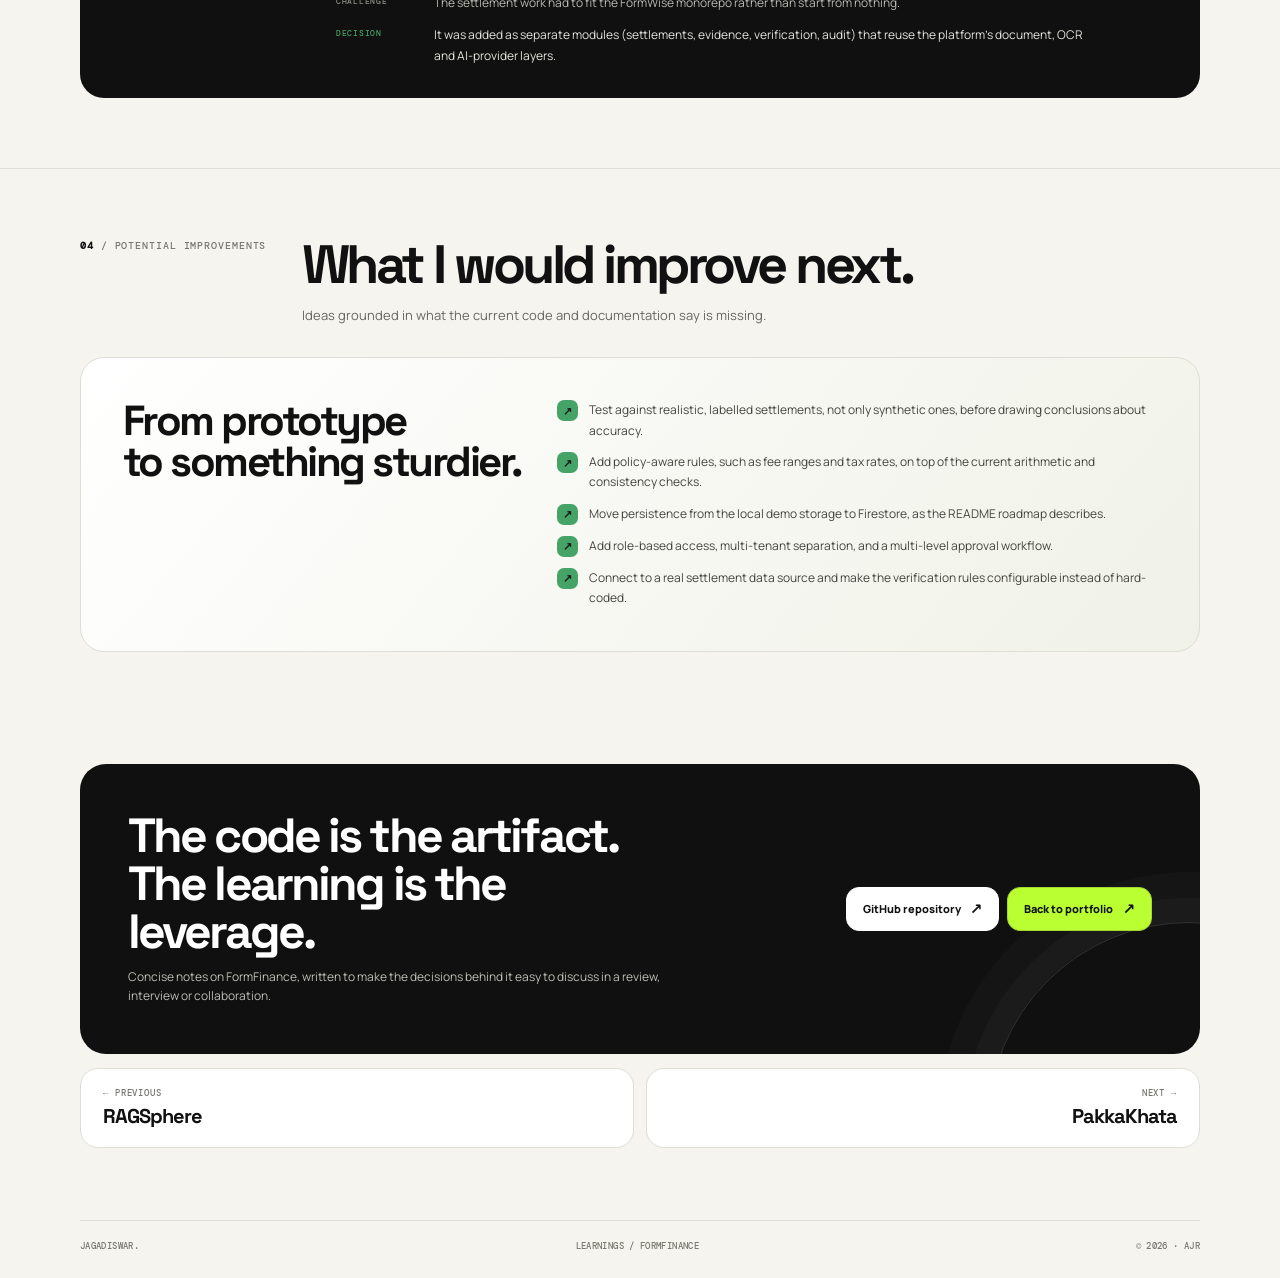
<file: learnings/formfinance.html>
<!doctype html>
<html lang="en">
<head>
<meta charset="utf-8">
<meta name="viewport" content="width=device-width, initial-scale=1">
<meta name="theme-color" content="#f5f4ef">
<link rel="icon" href="data:image/svg+xml,%3Csvg xmlns='http://www.w3.org/2000/svg' viewBox='0 0 32 32'%3E%3Ccircle cx='16' cy='16' r='9' fill='%23baff32' stroke='%23111' stroke-width='2'/%3E%3C/svg%3E">
<meta name="description" content="An AI finance workflow for settlement verification, deduction reconciliation, evidence matching and auditable financial decisions. Project overview, status, what I learned, challenges and next steps by Ambati Jagadiswar Reddy.">
<meta property="og:type" content="article">
<meta property="og:title" content="What I learned: FormFinance | JAGADISWAR.">
<meta property="og:description" content="An AI finance workflow for settlement verification, deduction reconciliation, evidence matching and auditable financial decisions. Project overview, status, what I learned, challenges and next steps by Ambati Jagadiswar Reddy.">
<title>What I learned: FormFinance | JAGADISWAR.</title>
<link rel="preconnect" href="https://fonts.googleapis.com">
<link rel="preconnect" href="https://fonts.gstatic.com" crossorigin>
<link rel="stylesheet" href="../assets/learning.css">
</head>
<body style="--accent:#46a367;--accent-ink:#10331c">
<a class="skip-link" href="#content">Skip to content</a>
<header class="site-header"><div class="container nav">
  <a class="brand" href="../index.html#top" aria-label="JAGADISWAR home"><span class="brand-dot"></span>JAGADISWAR.</a>
  <div class="nav-actions">
    <a class="btn btn-light optional" href="../index.html#work">All projects <span class="btn-icon">↗</span></a>
    <a class="btn btn-dark" href="../resume.pdf" download="Ambati-Jagadiswar-Reddy-Resume.pdf">Resume <span class="btn-icon">↓</span></a>
  </div>
</div></header>
<main id="content">
  <section class="hero"><div class="container">
    <div class="crumb"><span class="crumb-dot"></span><span>JAGADISWAR / LEARNINGS / FORMFINANCE</span></div>
    <div class="hero-grid">
      <div>
        <div class="project-overline">FINANCE / AUTOMATION</div>
        <h1 class="display">What I learned<br>building <em>FormFinance.</em></h1>
        <div class="hero-tags"><span class="status-pill"><i></i>Buildathon prototype</span><span class="tag">Python</span><span class="tag">FastAPI</span><span class="tag">AI/ML</span><span class="tag">OCR</span></div>
      </div>
      <div class="hero-copy">
        <p>An AI finance workflow for settlement verification, deduction reconciliation, evidence matching and auditable financial decisions.</p>
        <div class="hero-buttons">
          <a class="btn btn-lime" href="https://github.com/jagadiswarambati/FormFinance" target="_blank" rel="noopener noreferrer">View repository on GitHub <span class="btn-icon">↗</span></a>
          <a class="btn btn-light" href="../index.html#work">Back to portfolio <span class="btn-icon">↗</span></a>
        </div>
      </div>
    </div>
    <div class="hero-stamp"><span>LEARNINGS / FORMFINANCE</span><span>BUILDATHON PROTOTYPE</span><span>AMBATI JAGADISWAR REDDY</span></div>
  </div></section>

  <section class="section" id="overview"><div class="container">
    <div class="section-head"><div class="section-index"><strong>01</strong> / OVERVIEW &amp; STATUS</div>
      <div><h2 class="display">What it is, and where it stands.</h2></div></div>
    <div class="overview">
      <div class="overview-text"><p>FormFinance was built for the Razorpay AI Buildathon 2026 (Track 04, AI Finance Controller). It takes a settlement PDF, extracts the amounts with OCR, runs rule-based checks, matches deductions to supporting evidence, sends unclear cases to an AI agent, and records an approve, flag or escalate decision with an audit trail.</p><p>The settlement pipeline lives inside a larger monorepo called FormWise, which already provided document upload, OCR and an AI-provider layer. The pipeline is a prototype working on synthetic data.</p></div>
      <dl class="facts"><div class="fact-row"><dt>Status</dt><dd>Buildathon prototype</dd></div><div class="fact-row"><dt>Event</dt><dd>Razorpay AI Buildathon 2026, Track 04</dd></div><div class="fact-row"><dt>Data</dt><dd>Synthetic demo settlements; no live Razorpay integration (stated in the README)</dd></div><div class="fact-row"><dt>Backend</dt><dd>Python, FastAPI, with a separate OCR worker using PaddleOCR</dd></div><div class="fact-row"><dt>Frontend</dt><dd>Next.js 15, React 19, TypeScript</dd></div><div class="fact-row"><dt>AI layer</dt><dd>Pluggable provider interface with Ollama and mock implementations</dd></div></dl>
    </div>
    <aside class="honest" aria-label="Scope and limits"><div class="honest-label">SCOPE &amp; LIMITS</div><ul><li>No live Razorpay integration: the demo uses generated settlement data.</li><li>The verification rules are hard-coded, not learned.</li><li>The AI agent is optional, and the pipeline can run with a mock provider.</li><li>The README includes benchmark figures from a synthetic dataset. They are not quoted here because they do not describe real-world accuracy.</li></ul></aside>
  </div></section>

  <section class="section" id="learned"><div class="container">
    <div class="section-head"><div class="section-index"><strong>02</strong> / WHAT I LEARNED</div>
      <div><h2 class="display">Lessons from the build.</h2><p class="section-intro">The main design question was how much to trust an AI model with money. The answer in this build is: as little as possible, and always on the record.</p></div></div>
    <div class="lesson-grid"><article class="lesson-card"><div class="lesson-number">LESSON / 01</div><h3>Deterministic first, AI second</h3><p>The verifier is plain code with no LLM: settlement arithmetic (gross minus deductions equals net, within a 1% tolerance), positive amounts, net not above gross, each deduction not above gross, and extraction confidence of at least 0.5.</p></article><article class="lesson-card"><div class="lesson-number">LESSON / 02</div><h3>Three outcomes beat pass or fail</h3><p>Each deduction ends up verified, disputed or unverifiable, and a settlement ends up approved, flagged or escalated. “Unverifiable” is a different problem from “wrong”.</p></article><article class="lesson-card"><div class="lesson-number">LESSON / 03</div><h3>Auditability is a feature</h3><p>Extraction, verification, agent investigation and the final decision are each written as finance audit events, so a decision can be traced back to the checks behind it.</p></article><article class="lesson-card"><div class="lesson-number">LESSON / 04</div><h3>Evidence changes the answer</h3><p>Deductions are compared against evidence extracted from supporting documents (amounts, dates and normalized references), so a deduction can be confirmed by something other than itself.</p></article></div>
    <div class="concepts-head"><span>TECHNICAL CONCEPTS</span></div>
    <div class="concept-grid"><div class="concept"><h4>OCR to structured data</h4><p>PaddleOCR text is parsed into settlement and deduction models with a confidence score for each extracted deduction.</p></div><div class="concept"><h4>Tolerance-based comparison</h4><p>Amounts are compared with a small percentage tolerance rather than exact floating-point equality.</p></div><div class="concept"><h4>Confidence thresholds</h4><p>Low-confidence extractions are marked unverifiable instead of being guessed at.</p></div><div class="concept"><h4>Agent routing</h4><p>Only deductions the rules cannot settle are passed to the finance agent, which returns a structured result.</p></div><div class="concept"><h4>Provider abstraction</h4><p>The agent depends on an AI provider interface, which makes it possible to swap a local model for a mock in tests.</p></div><div class="concept"><h4>Service and worker split</h4><p>The API handles requests while OCR runs in a separate worker service.</p></div></div>
  </div></section>

  <section class="section" id="decisions"><div class="container">
    <div class="section-head"><div class="section-index"><strong>03</strong> / CHALLENGES &amp; DECISIONS</div>
      <div><h2 class="display">Challenges and engineering decisions.</h2><p class="section-intro">Where the build pushed back, and what I decided to do about it.</p></div></div>
    <div class="notes-list"><article class="note-row"><div class="note-label">Messy input</div><div><h3>OCR output is not always reliable</h3><p class="note-q"><span>CHALLENGE</span>A misread amount could produce a confident but wrong verification.</p><p class="note-a"><span>DECISION</span>Every extracted deduction carries a confidence value, and anything under the threshold is marked unverifiable and escalated to the agent or a human.</p></div></article><article class="note-row"><div class="note-label">AI boundaries</div><div><h3>Deciding what the agent should touch</h3><p class="note-q"><span>CHALLENGE</span>Sending everything to an LLM is slow, costly and hard to audit.</p><p class="note-a"><span>DECISION</span>Rules run first and settle the clear cases. The agent only investigates ambiguous deductions, and its investigations are logged as audit events.</p></div></article><article class="note-row"><div class="note-label">Testing</div><div><h3>No real financial data to test with</h3><p class="note-q"><span>CHALLENGE</span>Real settlement reports are sensitive and were not part of this prototype.</p><p class="note-a"><span>DECISION</span>The tests use generated PDF fixtures covering a valid settlement, a deduction mismatch, missing evidence, an escalation case and chargeback evidence that matches or does not.</p></div></article><article class="note-row"><div class="note-label">Architecture</div><div><h3>Adding finance logic to an existing platform</h3><p class="note-q"><span>CHALLENGE</span>The settlement work had to fit the FormWise monorepo rather than start from nothing.</p><p class="note-a"><span>DECISION</span>It was added as separate modules (settlements, evidence, verification, audit) that reuse the platform’s document, OCR and AI-provider layers.</p></div></article></div>
  </div></section>

  <section class="section" id="next"><div class="container">
    <div class="section-head"><div class="section-index"><strong>04</strong> / POTENTIAL IMPROVEMENTS</div>
      <div><h2 class="display">What I would improve next.</h2><p class="section-intro">Ideas grounded in what the current code and documentation say is missing.</p></div></div>
    <div class="next-box">
      <h3 class="display">From prototype<br>to something sturdier.</h3>
      <ul><li>Test against realistic, labelled settlements, not only synthetic ones, before drawing conclusions about accuracy.</li><li>Add policy-aware rules, such as fee ranges and tax rates, on top of the current arithmetic and consistency checks.</li><li>Move persistence from the local demo storage to Firestore, as the README roadmap describes.</li><li>Add role-based access, multi-tenant separation, and a multi-level approval workflow.</li><li>Connect to a real settlement data source and make the verification rules configurable instead of hard-coded.</li></ul>
    </div>
  </div></section>

  <section class="closing"><div class="container">
    <div class="closing-box">
      <div>
        <h2 class="display">The code is the artifact.<br>The learning is the leverage.</h2>
        <p>Concise notes on FormFinance, written to make the decisions behind it easy to discuss in a review, interview or collaboration.</p>
      </div>
      <div class="closing-actions">
        <a class="btn btn-dark" href="https://github.com/jagadiswarambati/FormFinance" target="_blank" rel="noopener noreferrer">GitHub repository <span class="btn-icon">↗</span></a>
        <a class="btn btn-lime" href="../index.html#work">Back to portfolio <span class="btn-icon">↗</span></a>
      </div>
    </div>
    <nav class="pager" aria-label="Other project learnings">
      <a class="pager-link" href="ragsphere.html" rel="prev"><span>← PREVIOUS</span><strong>RAGSphere</strong></a>
      <a class="pager-link next" href="pakkakhata.html" rel="next"><span>NEXT →</span><strong>PakkaKhata</strong></a>
    </nav>
  </div></section>
</main>
<footer class="container footer"><a href="../index.html#top">JAGADISWAR.</a><span>LEARNINGS / FORMFINANCE</span><span>© 2026 · AJR</span></footer>
</body>
</html>
</file>
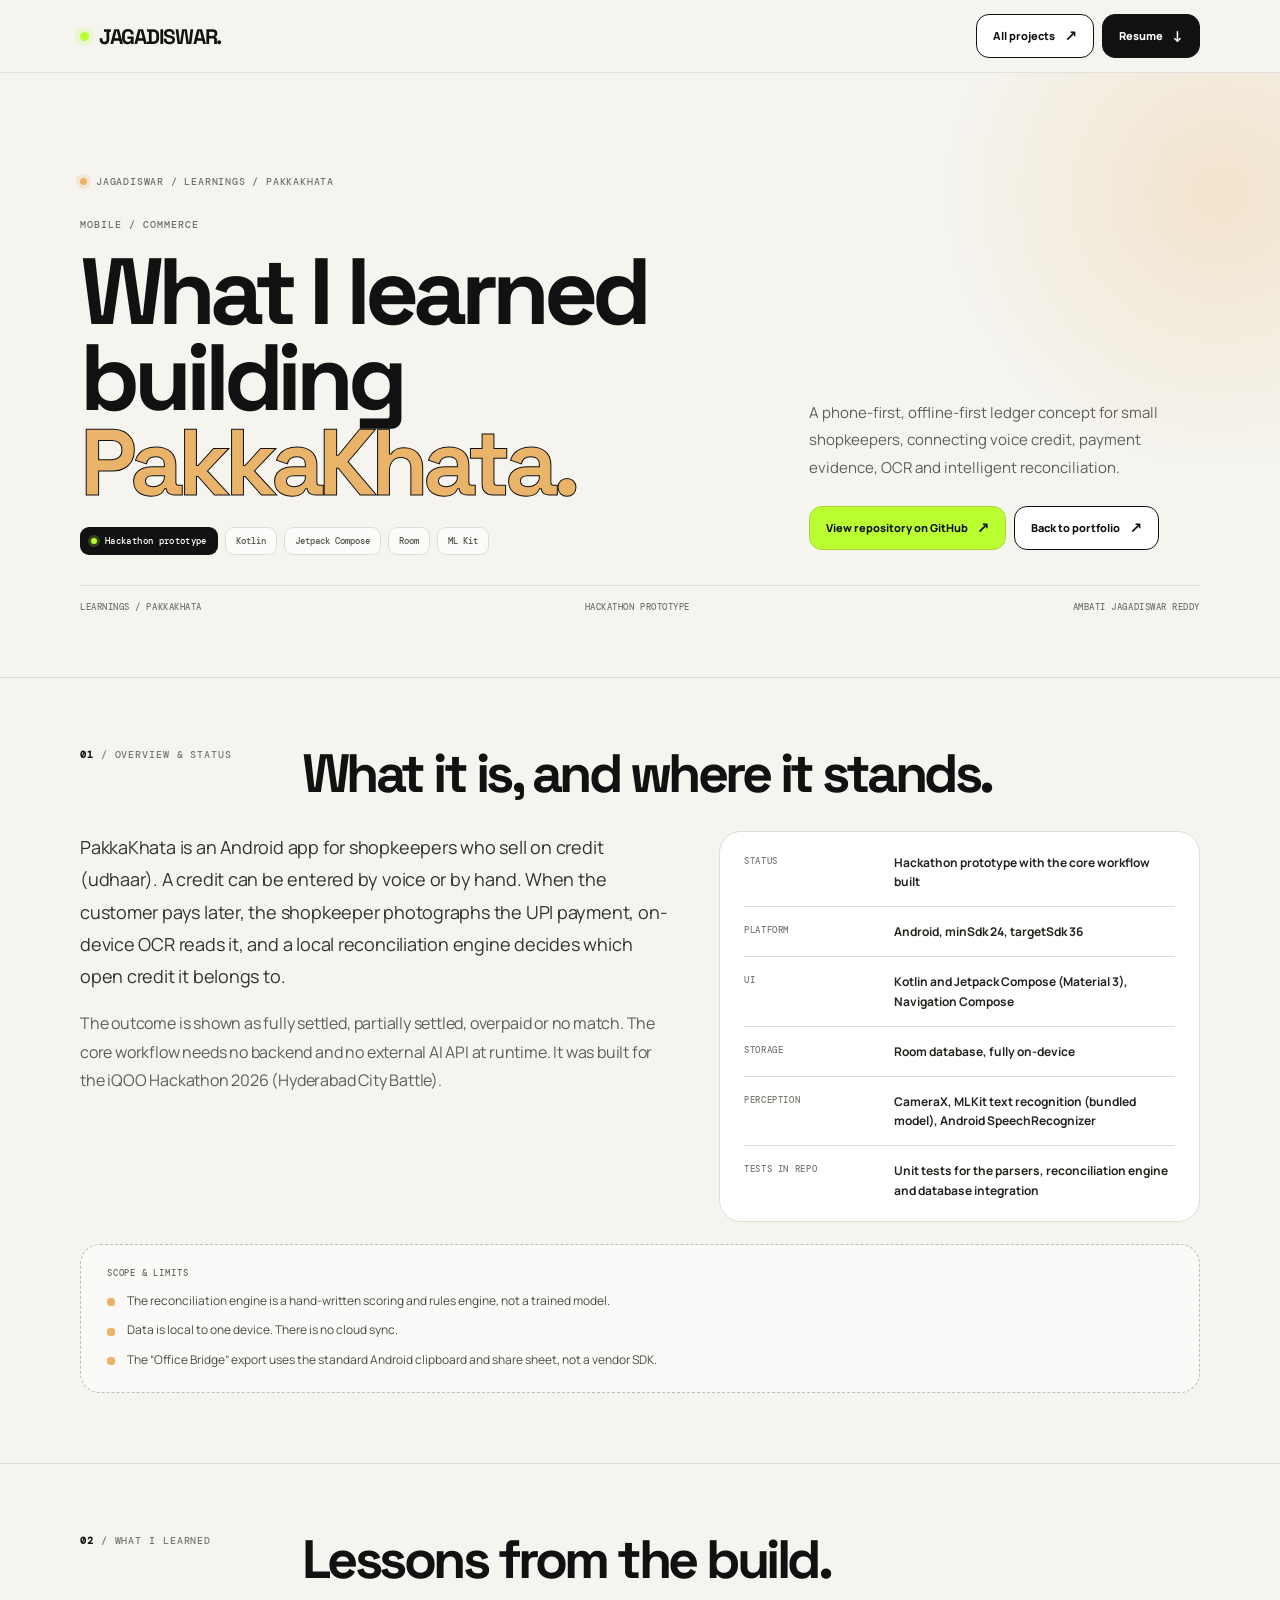
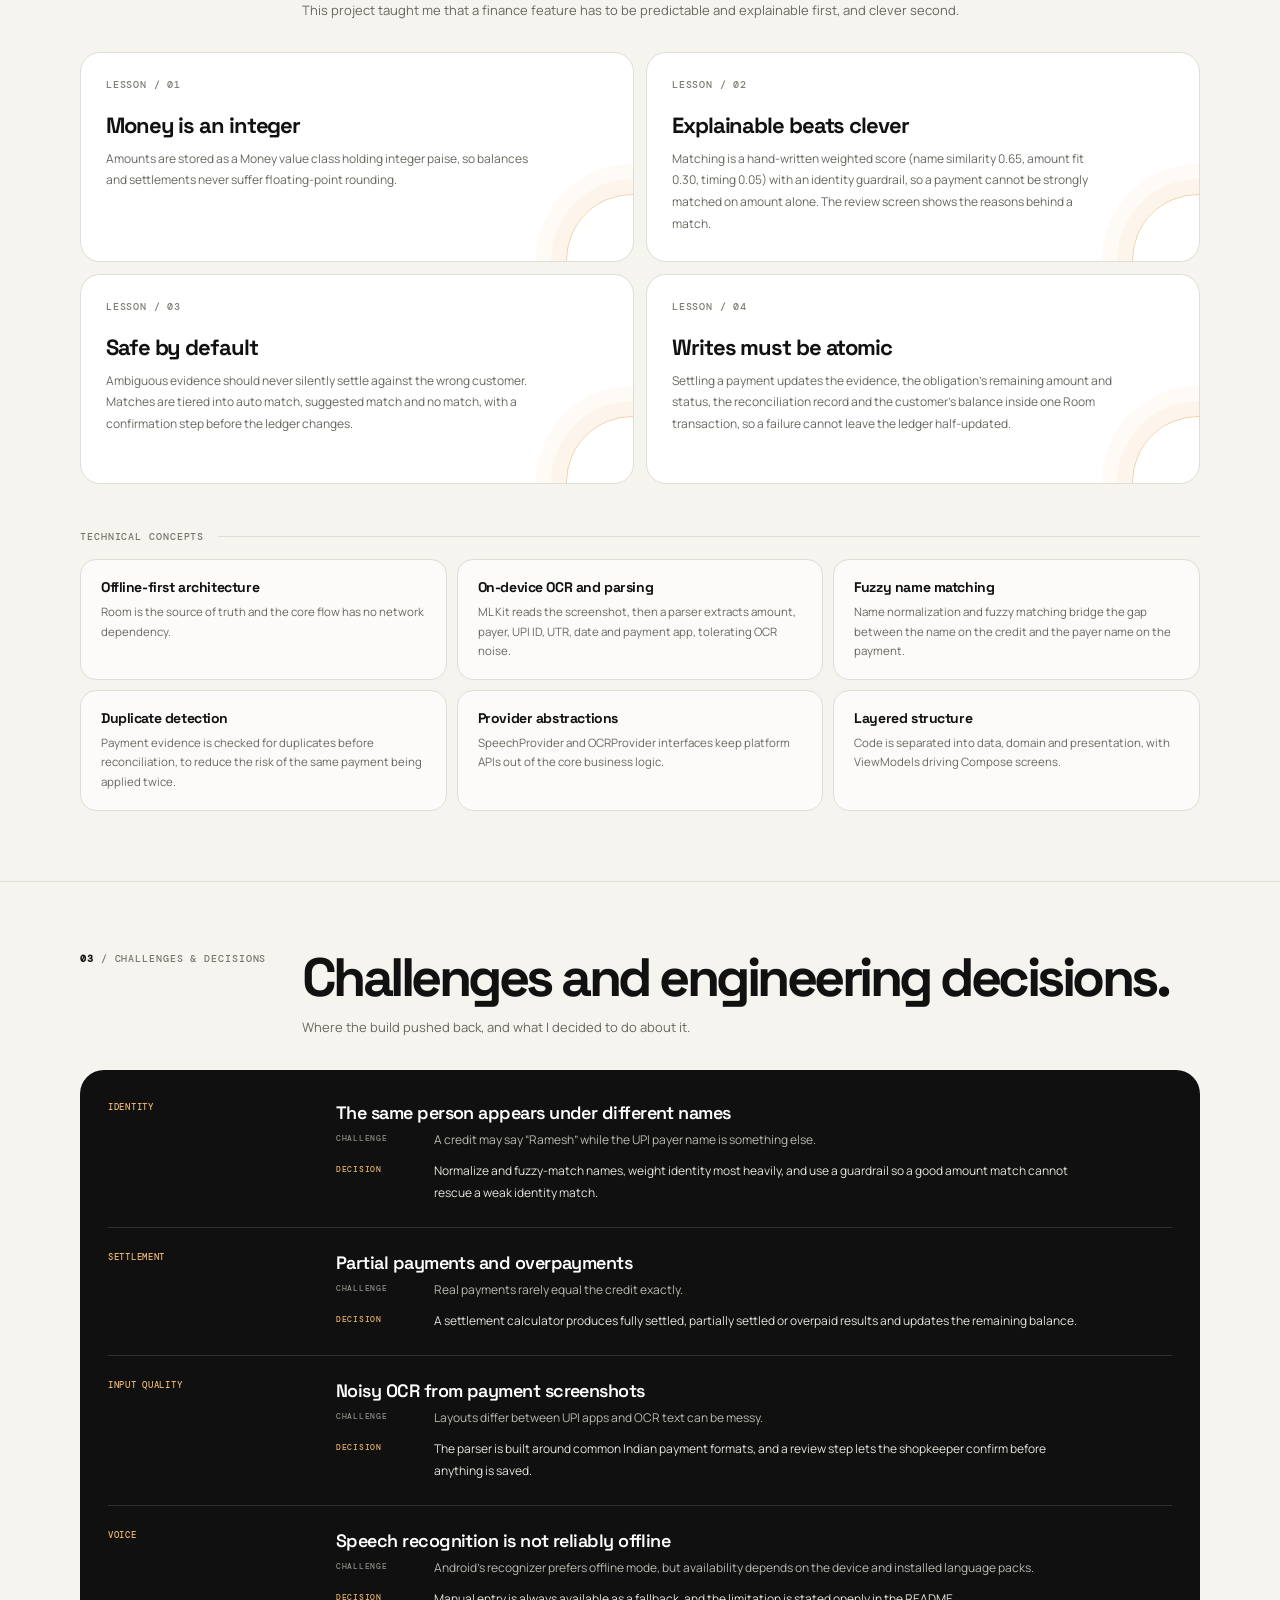
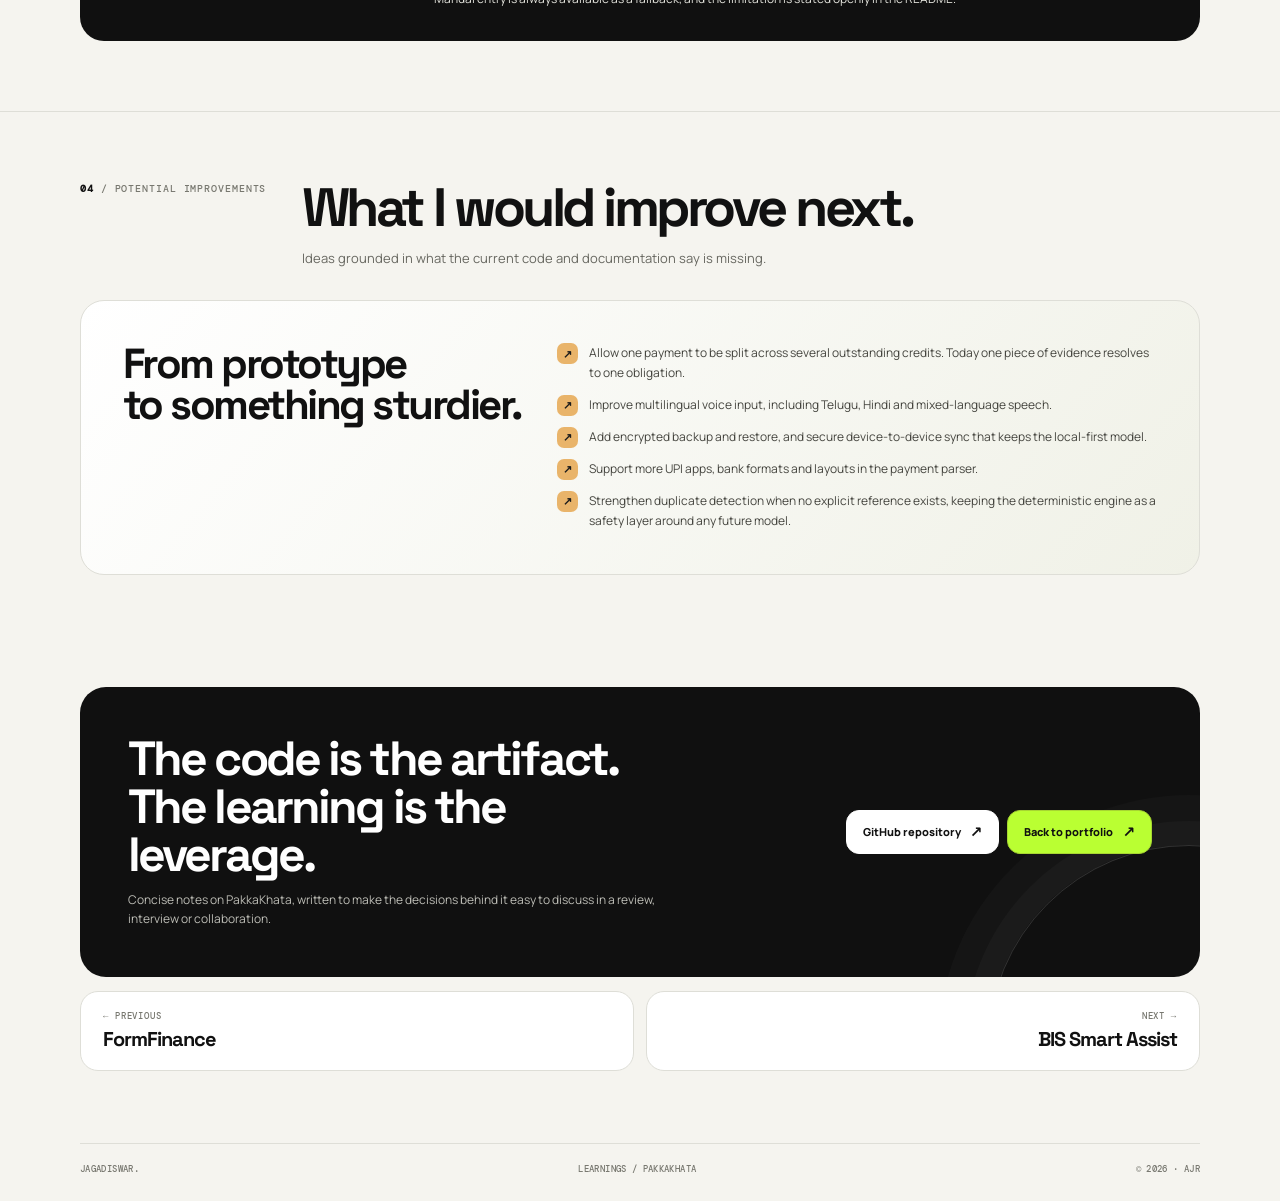
<file: learnings/pakkakhata.html>
<!doctype html>
<html lang="en">
<head>
<meta charset="utf-8">
<meta name="viewport" content="width=device-width, initial-scale=1">
<meta name="theme-color" content="#f5f4ef">
<link rel="icon" href="data:image/svg+xml,%3Csvg xmlns='http://www.w3.org/2000/svg' viewBox='0 0 32 32'%3E%3Ccircle cx='16' cy='16' r='9' fill='%23baff32' stroke='%23111' stroke-width='2'/%3E%3C/svg%3E">
<meta name="description" content="A phone-first, offline-first ledger concept for small shopkeepers, connecting voice credit, payment evidence, OCR and intelligent reconciliation. Project overview, status, what I learned, challenges and next steps by Ambati Jagadiswar Reddy.">
<meta property="og:type" content="article">
<meta property="og:title" content="What I learned: PakkaKhata | JAGADISWAR.">
<meta property="og:description" content="A phone-first, offline-first ledger concept for small shopkeepers, connecting voice credit, payment evidence, OCR and intelligent reconciliation. Project overview, status, what I learned, challenges and next steps by Ambati Jagadiswar Reddy.">
<title>What I learned: PakkaKhata | JAGADISWAR.</title>
<link rel="preconnect" href="https://fonts.googleapis.com">
<link rel="preconnect" href="https://fonts.gstatic.com" crossorigin>
<link rel="stylesheet" href="../assets/learning.css">
</head>
<body style="--accent:#e9b46a;--accent-ink:#4a3210">
<a class="skip-link" href="#content">Skip to content</a>
<header class="site-header"><div class="container nav">
  <a class="brand" href="../index.html#top" aria-label="JAGADISWAR home"><span class="brand-dot"></span>JAGADISWAR.</a>
  <div class="nav-actions">
    <a class="btn btn-light optional" href="../index.html#work">All projects <span class="btn-icon">↗</span></a>
    <a class="btn btn-dark" href="../resume.pdf" download="Ambati-Jagadiswar-Reddy-Resume.pdf">Resume <span class="btn-icon">↓</span></a>
  </div>
</div></header>
<main id="content">
  <section class="hero"><div class="container">
    <div class="crumb"><span class="crumb-dot"></span><span>JAGADISWAR / LEARNINGS / PAKKAKHATA</span></div>
    <div class="hero-grid">
      <div>
        <div class="project-overline">MOBILE / COMMERCE</div>
        <h1 class="display">What I learned<br>building <em>PakkaKhata.</em></h1>
        <div class="hero-tags"><span class="status-pill"><i></i>Hackathon prototype</span><span class="tag">Kotlin</span><span class="tag">Jetpack Compose</span><span class="tag">Room</span><span class="tag">ML Kit</span></div>
      </div>
      <div class="hero-copy">
        <p>A phone-first, offline-first ledger concept for small shopkeepers, connecting voice credit, payment evidence, OCR and intelligent reconciliation.</p>
        <div class="hero-buttons">
          <a class="btn btn-lime" href="https://github.com/jagadiswarambati/PakkaKhata_gais" target="_blank" rel="noopener noreferrer">View repository on GitHub <span class="btn-icon">↗</span></a>
          <a class="btn btn-light" href="../index.html#work">Back to portfolio <span class="btn-icon">↗</span></a>
        </div>
      </div>
    </div>
    <div class="hero-stamp"><span>LEARNINGS / PAKKAKHATA</span><span>HACKATHON PROTOTYPE</span><span>AMBATI JAGADISWAR REDDY</span></div>
  </div></section>

  <section class="section" id="overview"><div class="container">
    <div class="section-head"><div class="section-index"><strong>01</strong> / OVERVIEW &amp; STATUS</div>
      <div><h2 class="display">What it is, and where it stands.</h2></div></div>
    <div class="overview">
      <div class="overview-text"><p>PakkaKhata is an Android app for shopkeepers who sell on credit (udhaar). A credit can be entered by voice or by hand. When the customer pays later, the shopkeeper photographs the UPI payment, on-device OCR reads it, and a local reconciliation engine decides which open credit it belongs to.</p><p>The outcome is shown as fully settled, partially settled, overpaid or no match. The core workflow needs no backend and no external AI API at runtime. It was built for the iQOO Hackathon 2026 (Hyderabad City Battle).</p></div>
      <dl class="facts"><div class="fact-row"><dt>Status</dt><dd>Hackathon prototype with the core workflow built</dd></div><div class="fact-row"><dt>Platform</dt><dd>Android, minSdk 24, targetSdk 36</dd></div><div class="fact-row"><dt>UI</dt><dd>Kotlin and Jetpack Compose (Material 3), Navigation Compose</dd></div><div class="fact-row"><dt>Storage</dt><dd>Room database, fully on-device</dd></div><div class="fact-row"><dt>Perception</dt><dd>CameraX, ML Kit text recognition (bundled model), Android SpeechRecognizer</dd></div><div class="fact-row"><dt>Tests in repo</dt><dd>Unit tests for the parsers, reconciliation engine and database integration</dd></div></dl>
    </div>
    <aside class="honest" aria-label="Scope and limits"><div class="honest-label">SCOPE &amp; LIMITS</div><ul><li>The reconciliation engine is a hand-written scoring and rules engine, not a trained model.</li><li>Data is local to one device. There is no cloud sync.</li><li>The “Office Bridge” export uses the standard Android clipboard and share sheet, not a vendor SDK.</li></ul></aside>
  </div></section>

  <section class="section" id="learned"><div class="container">
    <div class="section-head"><div class="section-index"><strong>02</strong> / WHAT I LEARNED</div>
      <div><h2 class="display">Lessons from the build.</h2><p class="section-intro">This project taught me that a finance feature has to be predictable and explainable first, and clever second.</p></div></div>
    <div class="lesson-grid"><article class="lesson-card"><div class="lesson-number">LESSON / 01</div><h3>Money is an integer</h3><p>Amounts are stored as a Money value class holding integer paise, so balances and settlements never suffer floating-point rounding.</p></article><article class="lesson-card"><div class="lesson-number">LESSON / 02</div><h3>Explainable beats clever</h3><p>Matching is a hand-written weighted score (name similarity 0.65, amount fit 0.30, timing 0.05) with an identity guardrail, so a payment cannot be strongly matched on amount alone. The review screen shows the reasons behind a match.</p></article><article class="lesson-card"><div class="lesson-number">LESSON / 03</div><h3>Safe by default</h3><p>Ambiguous evidence should never silently settle against the wrong customer. Matches are tiered into auto match, suggested match and no match, with a confirmation step before the ledger changes.</p></article><article class="lesson-card"><div class="lesson-number">LESSON / 04</div><h3>Writes must be atomic</h3><p>Settling a payment updates the evidence, the obligation’s remaining amount and status, the reconciliation record and the customer’s balance inside one Room transaction, so a failure cannot leave the ledger half-updated.</p></article></div>
    <div class="concepts-head"><span>TECHNICAL CONCEPTS</span></div>
    <div class="concept-grid"><div class="concept"><h4>Offline-first architecture</h4><p>Room is the source of truth and the core flow has no network dependency.</p></div><div class="concept"><h4>On-device OCR and parsing</h4><p>ML Kit reads the screenshot, then a parser extracts amount, payer, UPI ID, UTR, date and payment app, tolerating OCR noise.</p></div><div class="concept"><h4>Fuzzy name matching</h4><p>Name normalization and fuzzy matching bridge the gap between the name on the credit and the payer name on the payment.</p></div><div class="concept"><h4>Duplicate detection</h4><p>Payment evidence is checked for duplicates before reconciliation, to reduce the risk of the same payment being applied twice.</p></div><div class="concept"><h4>Provider abstractions</h4><p>SpeechProvider and OCRProvider interfaces keep platform APIs out of the core business logic.</p></div><div class="concept"><h4>Layered structure</h4><p>Code is separated into data, domain and presentation, with ViewModels driving Compose screens.</p></div></div>
  </div></section>

  <section class="section" id="decisions"><div class="container">
    <div class="section-head"><div class="section-index"><strong>03</strong> / CHALLENGES &amp; DECISIONS</div>
      <div><h2 class="display">Challenges and engineering decisions.</h2><p class="section-intro">Where the build pushed back, and what I decided to do about it.</p></div></div>
    <div class="notes-list"><article class="note-row"><div class="note-label">Identity</div><div><h3>The same person appears under different names</h3><p class="note-q"><span>CHALLENGE</span>A credit may say “Ramesh” while the UPI payer name is something else.</p><p class="note-a"><span>DECISION</span>Normalize and fuzzy-match names, weight identity most heavily, and use a guardrail so a good amount match cannot rescue a weak identity match.</p></div></article><article class="note-row"><div class="note-label">Settlement</div><div><h3>Partial payments and overpayments</h3><p class="note-q"><span>CHALLENGE</span>Real payments rarely equal the credit exactly.</p><p class="note-a"><span>DECISION</span>A settlement calculator produces fully settled, partially settled or overpaid results and updates the remaining balance.</p></div></article><article class="note-row"><div class="note-label">Input quality</div><div><h3>Noisy OCR from payment screenshots</h3><p class="note-q"><span>CHALLENGE</span>Layouts differ between UPI apps and OCR text can be messy.</p><p class="note-a"><span>DECISION</span>The parser is built around common Indian payment formats, and a review step lets the shopkeeper confirm before anything is saved.</p></div></article><article class="note-row"><div class="note-label">Voice</div><div><h3>Speech recognition is not reliably offline</h3><p class="note-q"><span>CHALLENGE</span>Android’s recognizer prefers offline mode, but availability depends on the device and installed language packs.</p><p class="note-a"><span>DECISION</span>Manual entry is always available as a fallback, and the limitation is stated openly in the README.</p></div></article></div>
  </div></section>

  <section class="section" id="next"><div class="container">
    <div class="section-head"><div class="section-index"><strong>04</strong> / POTENTIAL IMPROVEMENTS</div>
      <div><h2 class="display">What I would improve next.</h2><p class="section-intro">Ideas grounded in what the current code and documentation say is missing.</p></div></div>
    <div class="next-box">
      <h3 class="display">From prototype<br>to something sturdier.</h3>
      <ul><li>Allow one payment to be split across several outstanding credits. Today one piece of evidence resolves to one obligation.</li><li>Improve multilingual voice input, including Telugu, Hindi and mixed-language speech.</li><li>Add encrypted backup and restore, and secure device-to-device sync that keeps the local-first model.</li><li>Support more UPI apps, bank formats and layouts in the payment parser.</li><li>Strengthen duplicate detection when no explicit reference exists, keeping the deterministic engine as a safety layer around any future model.</li></ul>
    </div>
  </div></section>

  <section class="closing"><div class="container">
    <div class="closing-box">
      <div>
        <h2 class="display">The code is the artifact.<br>The learning is the leverage.</h2>
        <p>Concise notes on PakkaKhata, written to make the decisions behind it easy to discuss in a review, interview or collaboration.</p>
      </div>
      <div class="closing-actions">
        <a class="btn btn-dark" href="https://github.com/jagadiswarambati/PakkaKhata_gais" target="_blank" rel="noopener noreferrer">GitHub repository <span class="btn-icon">↗</span></a>
        <a class="btn btn-lime" href="../index.html#work">Back to portfolio <span class="btn-icon">↗</span></a>
      </div>
    </div>
    <nav class="pager" aria-label="Other project learnings">
      <a class="pager-link" href="formfinance.html" rel="prev"><span>← PREVIOUS</span><strong>FormFinance</strong></a>
      <a class="pager-link next" href="bis-smart-assist.html" rel="next"><span>NEXT →</span><strong>BIS Smart Assist</strong></a>
    </nav>
  </div></section>
</main>
<footer class="container footer"><a href="../index.html#top">JAGADISWAR.</a><span>LEARNINGS / PAKKAKHATA</span><span>© 2026 · AJR</span></footer>
</body>
</html>
</file>
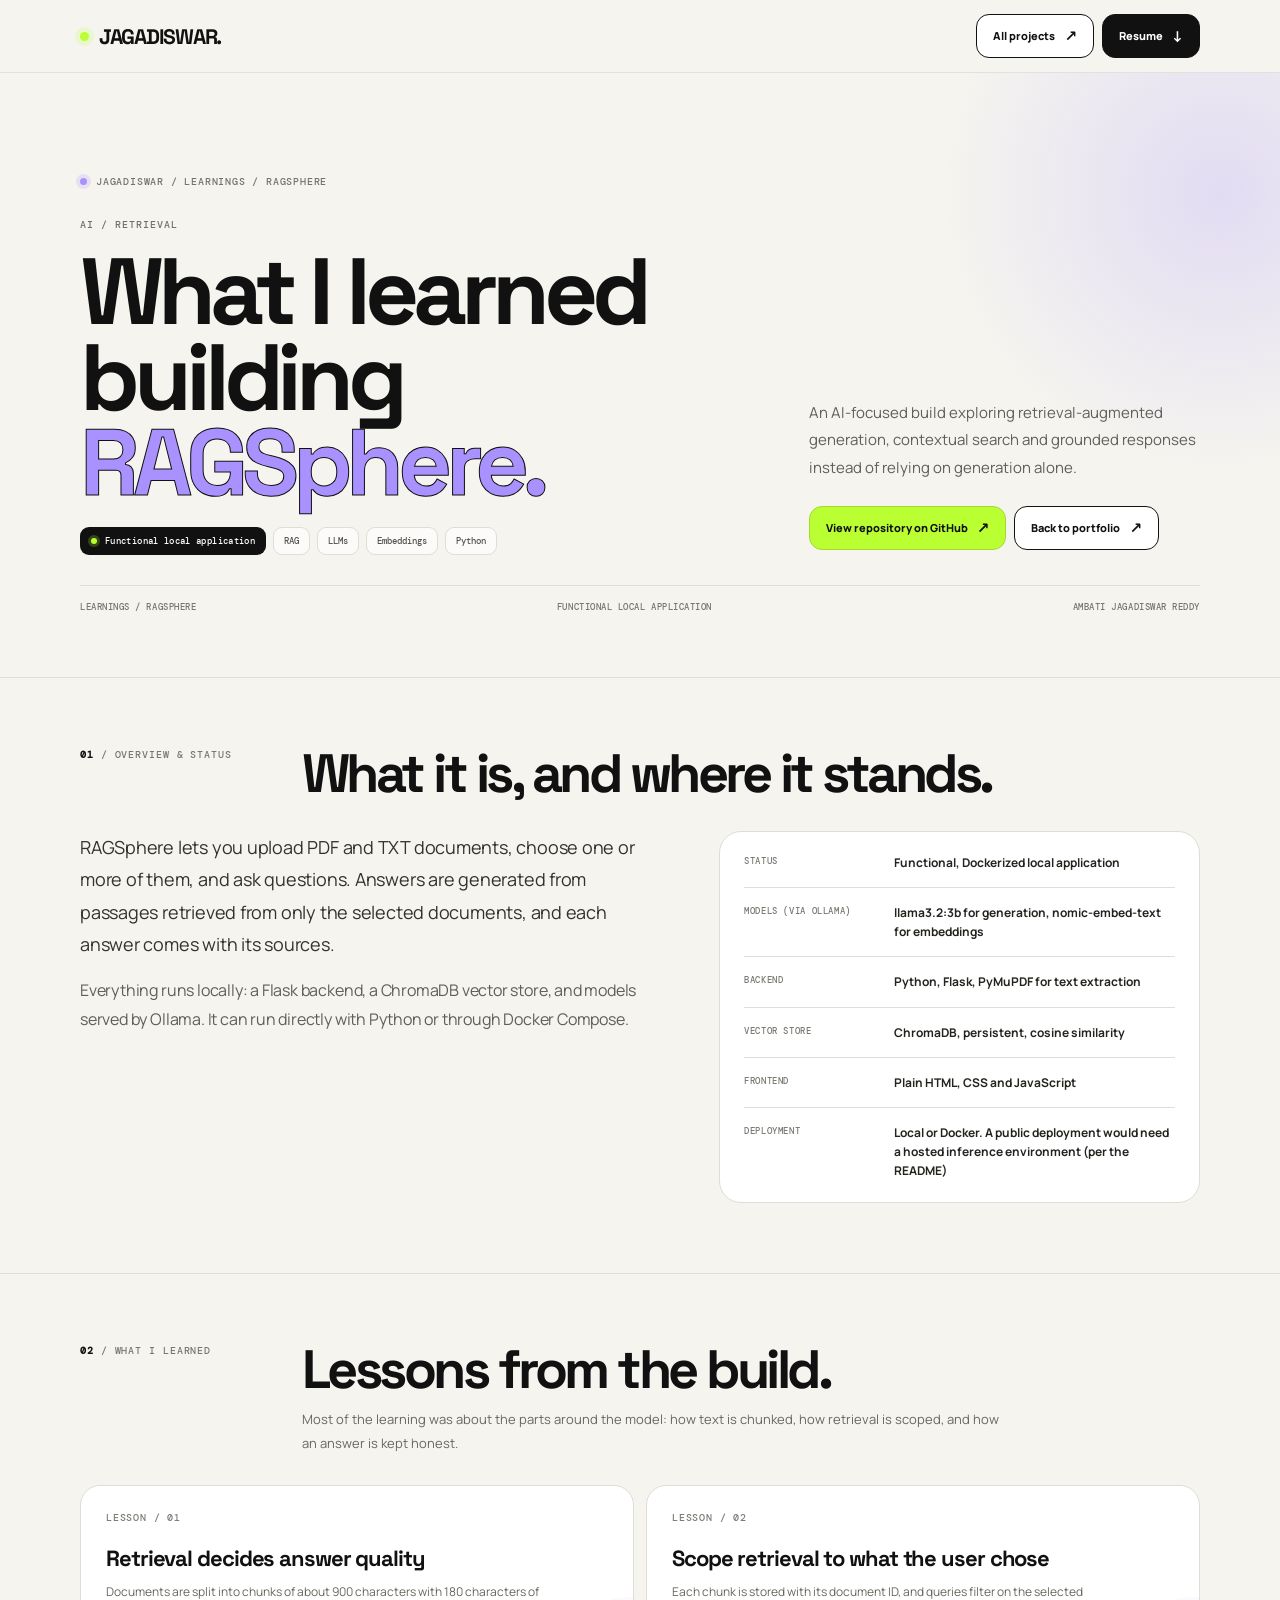
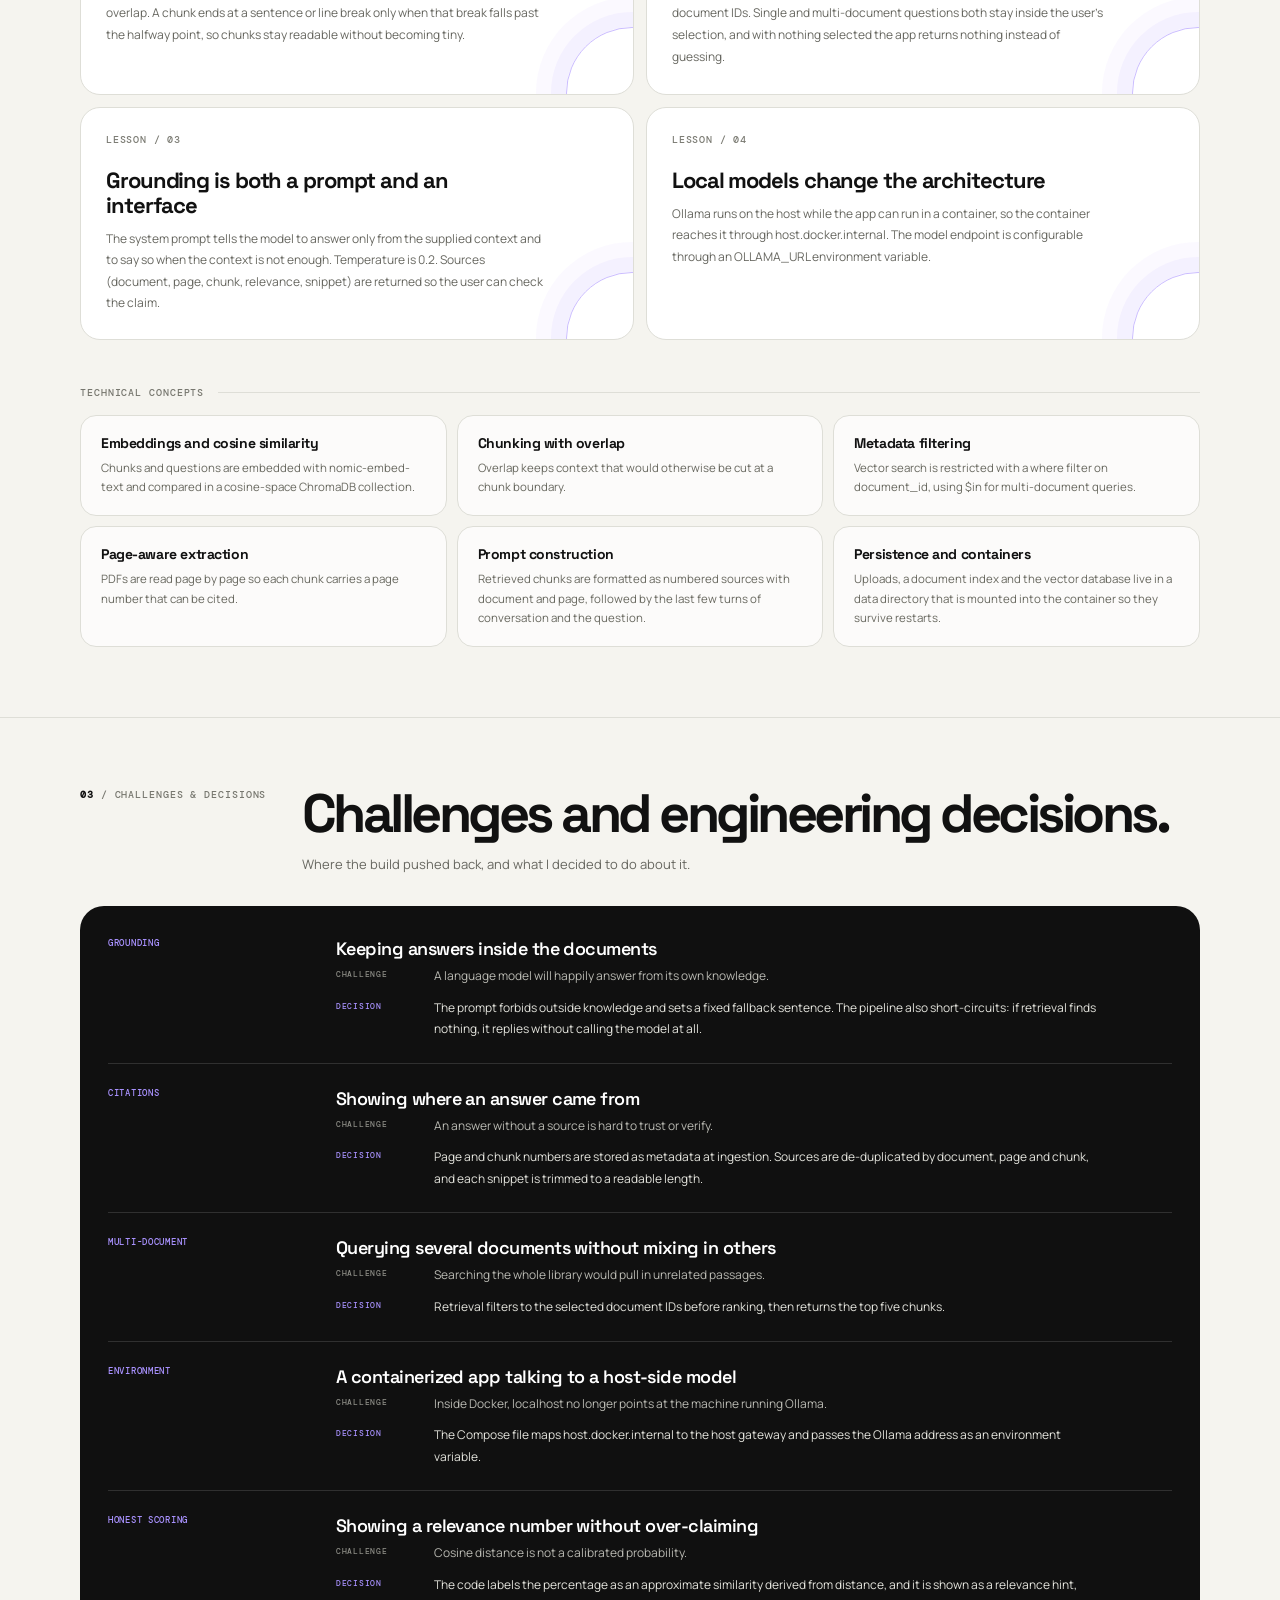
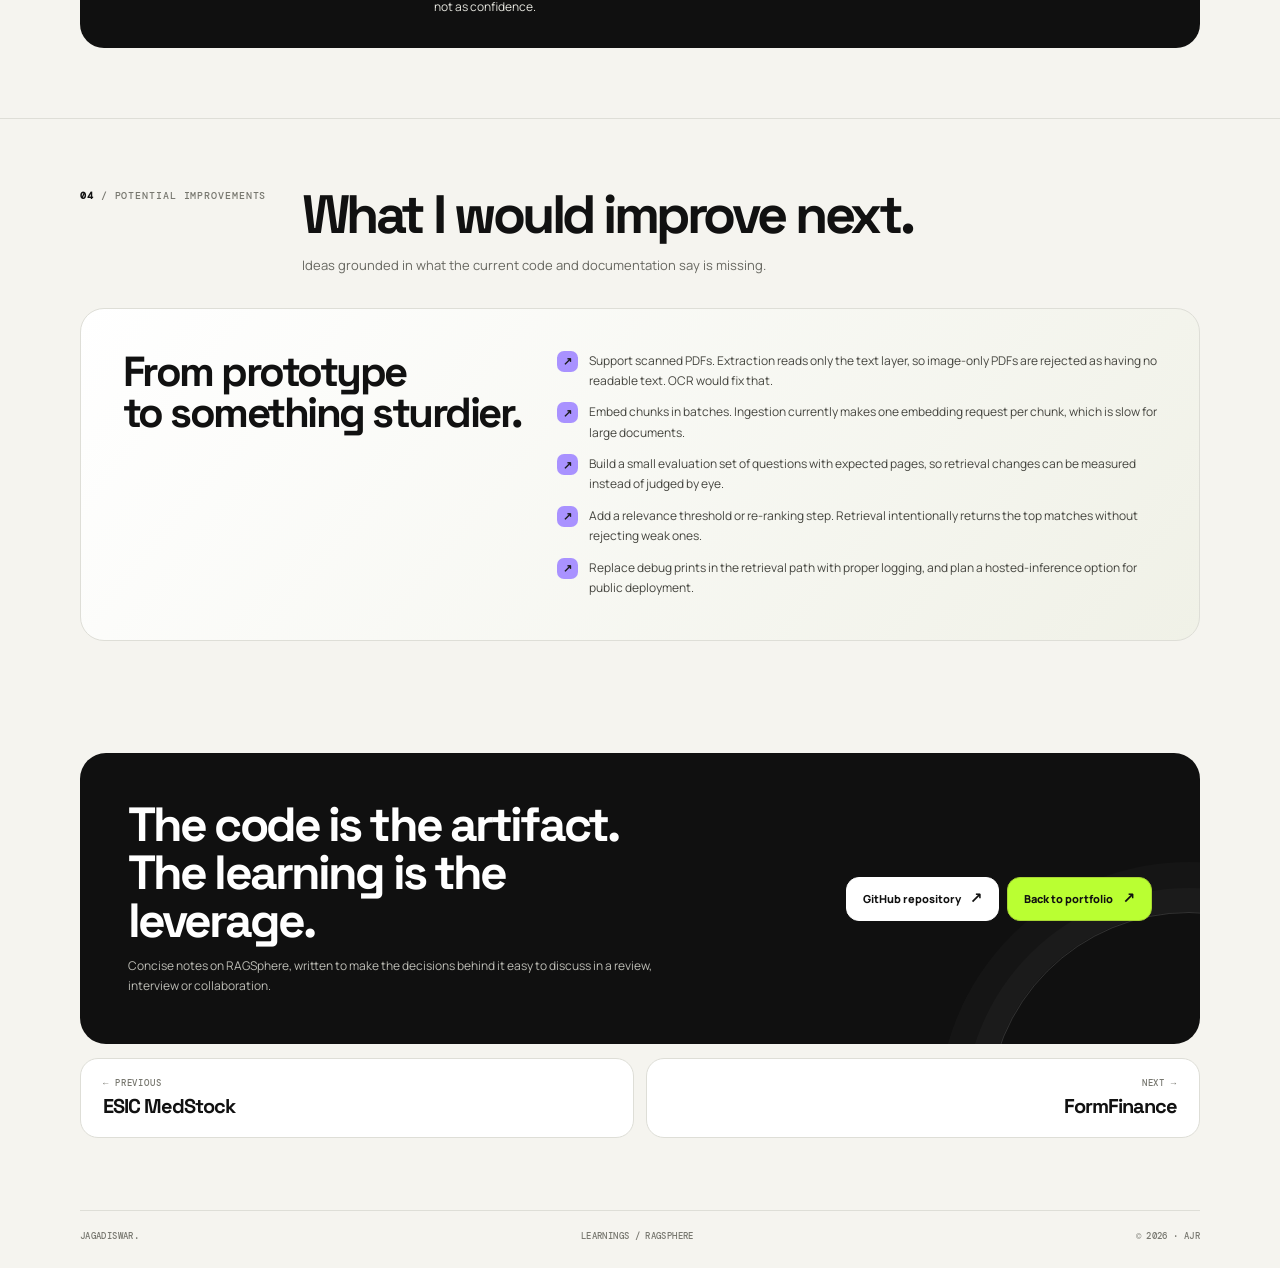
<file: learnings/ragsphere.html>
<!doctype html>
<html lang="en">
<head>
<meta charset="utf-8">
<meta name="viewport" content="width=device-width, initial-scale=1">
<meta name="theme-color" content="#f5f4ef">
<link rel="icon" href="data:image/svg+xml,%3Csvg xmlns='http://www.w3.org/2000/svg' viewBox='0 0 32 32'%3E%3Ccircle cx='16' cy='16' r='9' fill='%23baff32' stroke='%23111' stroke-width='2'/%3E%3C/svg%3E">
<meta name="description" content="An AI-focused build exploring retrieval-augmented generation, contextual search and grounded responses instead of relying on generation alone. Project overview, status, what I learned, challenges and next steps by Ambati Jagadiswar Reddy.">
<meta property="og:type" content="article">
<meta property="og:title" content="What I learned: RAGSphere | JAGADISWAR.">
<meta property="og:description" content="An AI-focused build exploring retrieval-augmented generation, contextual search and grounded responses instead of relying on generation alone. Project overview, status, what I learned, challenges and next steps by Ambati Jagadiswar Reddy.">
<title>What I learned: RAGSphere | JAGADISWAR.</title>
<link rel="preconnect" href="https://fonts.googleapis.com">
<link rel="preconnect" href="https://fonts.gstatic.com" crossorigin>
<link rel="stylesheet" href="../assets/learning.css">
</head>
<body style="--accent:#a992ff;--accent-ink:#2a1f66">
<a class="skip-link" href="#content">Skip to content</a>
<header class="site-header"><div class="container nav">
  <a class="brand" href="../index.html#top" aria-label="JAGADISWAR home"><span class="brand-dot"></span>JAGADISWAR.</a>
  <div class="nav-actions">
    <a class="btn btn-light optional" href="../index.html#work">All projects <span class="btn-icon">↗</span></a>
    <a class="btn btn-dark" href="../resume.pdf" download="Ambati-Jagadiswar-Reddy-Resume.pdf">Resume <span class="btn-icon">↓</span></a>
  </div>
</div></header>
<main id="content">
  <section class="hero"><div class="container">
    <div class="crumb"><span class="crumb-dot"></span><span>JAGADISWAR / LEARNINGS / RAGSPHERE</span></div>
    <div class="hero-grid">
      <div>
        <div class="project-overline">AI / RETRIEVAL</div>
        <h1 class="display">What I learned<br>building <em>RAGSphere.</em></h1>
        <div class="hero-tags"><span class="status-pill"><i></i>Functional local application</span><span class="tag">RAG</span><span class="tag">LLMs</span><span class="tag">Embeddings</span><span class="tag">Python</span></div>
      </div>
      <div class="hero-copy">
        <p>An AI-focused build exploring retrieval-augmented generation, contextual search and grounded responses instead of relying on generation alone.</p>
        <div class="hero-buttons">
          <a class="btn btn-lime" href="https://github.com/jagadiswarambati/RAGSphere" target="_blank" rel="noopener noreferrer">View repository on GitHub <span class="btn-icon">↗</span></a>
          <a class="btn btn-light" href="../index.html#work">Back to portfolio <span class="btn-icon">↗</span></a>
        </div>
      </div>
    </div>
    <div class="hero-stamp"><span>LEARNINGS / RAGSPHERE</span><span>FUNCTIONAL LOCAL APPLICATION</span><span>AMBATI JAGADISWAR REDDY</span></div>
  </div></section>

  <section class="section" id="overview"><div class="container">
    <div class="section-head"><div class="section-index"><strong>01</strong> / OVERVIEW &amp; STATUS</div>
      <div><h2 class="display">What it is, and where it stands.</h2></div></div>
    <div class="overview">
      <div class="overview-text"><p>RAGSphere lets you upload PDF and TXT documents, choose one or more of them, and ask questions. Answers are generated from passages retrieved from only the selected documents, and each answer comes with its sources.</p><p>Everything runs locally: a Flask backend, a ChromaDB vector store, and models served by Ollama. It can run directly with Python or through Docker Compose.</p></div>
      <dl class="facts"><div class="fact-row"><dt>Status</dt><dd>Functional, Dockerized local application</dd></div><div class="fact-row"><dt>Models (via Ollama)</dt><dd>llama3.2:3b for generation, nomic-embed-text for embeddings</dd></div><div class="fact-row"><dt>Backend</dt><dd>Python, Flask, PyMuPDF for text extraction</dd></div><div class="fact-row"><dt>Vector store</dt><dd>ChromaDB, persistent, cosine similarity</dd></div><div class="fact-row"><dt>Frontend</dt><dd>Plain HTML, CSS and JavaScript</dd></div><div class="fact-row"><dt>Deployment</dt><dd>Local or Docker. A public deployment would need a hosted inference environment (per the README)</dd></div></dl>
    </div>
    
  </div></section>

  <section class="section" id="learned"><div class="container">
    <div class="section-head"><div class="section-index"><strong>02</strong> / WHAT I LEARNED</div>
      <div><h2 class="display">Lessons from the build.</h2><p class="section-intro">Most of the learning was about the parts around the model: how text is chunked, how retrieval is scoped, and how an answer is kept honest.</p></div></div>
    <div class="lesson-grid"><article class="lesson-card"><div class="lesson-number">LESSON / 01</div><h3>Retrieval decides answer quality</h3><p>Documents are split into chunks of about 900 characters with 180 characters of overlap. A chunk ends at a sentence or line break only when that break falls past the halfway point, so chunks stay readable without becoming tiny.</p></article><article class="lesson-card"><div class="lesson-number">LESSON / 02</div><h3>Scope retrieval to what the user chose</h3><p>Each chunk is stored with its document ID, and queries filter on the selected document IDs. Single and multi-document questions both stay inside the user’s selection, and with nothing selected the app returns nothing instead of guessing.</p></article><article class="lesson-card"><div class="lesson-number">LESSON / 03</div><h3>Grounding is both a prompt and an interface</h3><p>The system prompt tells the model to answer only from the supplied context and to say so when the context is not enough. Temperature is 0.2. Sources (document, page, chunk, relevance, snippet) are returned so the user can check the claim.</p></article><article class="lesson-card"><div class="lesson-number">LESSON / 04</div><h3>Local models change the architecture</h3><p>Ollama runs on the host while the app can run in a container, so the container reaches it through host.docker.internal. The model endpoint is configurable through an OLLAMA_URL environment variable.</p></article></div>
    <div class="concepts-head"><span>TECHNICAL CONCEPTS</span></div>
    <div class="concept-grid"><div class="concept"><h4>Embeddings and cosine similarity</h4><p>Chunks and questions are embedded with nomic-embed-text and compared in a cosine-space ChromaDB collection.</p></div><div class="concept"><h4>Chunking with overlap</h4><p>Overlap keeps context that would otherwise be cut at a chunk boundary.</p></div><div class="concept"><h4>Metadata filtering</h4><p>Vector search is restricted with a where filter on document_id, using $in for multi-document queries.</p></div><div class="concept"><h4>Page-aware extraction</h4><p>PDFs are read page by page so each chunk carries a page number that can be cited.</p></div><div class="concept"><h4>Prompt construction</h4><p>Retrieved chunks are formatted as numbered sources with document and page, followed by the last few turns of conversation and the question.</p></div><div class="concept"><h4>Persistence and containers</h4><p>Uploads, a document index and the vector database live in a data directory that is mounted into the container so they survive restarts.</p></div></div>
  </div></section>

  <section class="section" id="decisions"><div class="container">
    <div class="section-head"><div class="section-index"><strong>03</strong> / CHALLENGES &amp; DECISIONS</div>
      <div><h2 class="display">Challenges and engineering decisions.</h2><p class="section-intro">Where the build pushed back, and what I decided to do about it.</p></div></div>
    <div class="notes-list"><article class="note-row"><div class="note-label">Grounding</div><div><h3>Keeping answers inside the documents</h3><p class="note-q"><span>CHALLENGE</span>A language model will happily answer from its own knowledge.</p><p class="note-a"><span>DECISION</span>The prompt forbids outside knowledge and sets a fixed fallback sentence. The pipeline also short-circuits: if retrieval finds nothing, it replies without calling the model at all.</p></div></article><article class="note-row"><div class="note-label">Citations</div><div><h3>Showing where an answer came from</h3><p class="note-q"><span>CHALLENGE</span>An answer without a source is hard to trust or verify.</p><p class="note-a"><span>DECISION</span>Page and chunk numbers are stored as metadata at ingestion. Sources are de-duplicated by document, page and chunk, and each snippet is trimmed to a readable length.</p></div></article><article class="note-row"><div class="note-label">Multi-document</div><div><h3>Querying several documents without mixing in others</h3><p class="note-q"><span>CHALLENGE</span>Searching the whole library would pull in unrelated passages.</p><p class="note-a"><span>DECISION</span>Retrieval filters to the selected document IDs before ranking, then returns the top five chunks.</p></div></article><article class="note-row"><div class="note-label">Environment</div><div><h3>A containerized app talking to a host-side model</h3><p class="note-q"><span>CHALLENGE</span>Inside Docker, localhost no longer points at the machine running Ollama.</p><p class="note-a"><span>DECISION</span>The Compose file maps host.docker.internal to the host gateway and passes the Ollama address as an environment variable.</p></div></article><article class="note-row"><div class="note-label">Honest scoring</div><div><h3>Showing a relevance number without over-claiming</h3><p class="note-q"><span>CHALLENGE</span>Cosine distance is not a calibrated probability.</p><p class="note-a"><span>DECISION</span>The code labels the percentage as an approximate similarity derived from distance, and it is shown as a relevance hint, not as confidence.</p></div></article></div>
  </div></section>

  <section class="section" id="next"><div class="container">
    <div class="section-head"><div class="section-index"><strong>04</strong> / POTENTIAL IMPROVEMENTS</div>
      <div><h2 class="display">What I would improve next.</h2><p class="section-intro">Ideas grounded in what the current code and documentation say is missing.</p></div></div>
    <div class="next-box">
      <h3 class="display">From prototype<br>to something sturdier.</h3>
      <ul><li>Support scanned PDFs. Extraction reads only the text layer, so image-only PDFs are rejected as having no readable text. OCR would fix that.</li><li>Embed chunks in batches. Ingestion currently makes one embedding request per chunk, which is slow for large documents.</li><li>Build a small evaluation set of questions with expected pages, so retrieval changes can be measured instead of judged by eye.</li><li>Add a relevance threshold or re-ranking step. Retrieval intentionally returns the top matches without rejecting weak ones.</li><li>Replace debug prints in the retrieval path with proper logging, and plan a hosted-inference option for public deployment.</li></ul>
    </div>
  </div></section>

  <section class="closing"><div class="container">
    <div class="closing-box">
      <div>
        <h2 class="display">The code is the artifact.<br>The learning is the leverage.</h2>
        <p>Concise notes on RAGSphere, written to make the decisions behind it easy to discuss in a review, interview or collaboration.</p>
      </div>
      <div class="closing-actions">
        <a class="btn btn-dark" href="https://github.com/jagadiswarambati/RAGSphere" target="_blank" rel="noopener noreferrer">GitHub repository <span class="btn-icon">↗</span></a>
        <a class="btn btn-lime" href="../index.html#work">Back to portfolio <span class="btn-icon">↗</span></a>
      </div>
    </div>
    <nav class="pager" aria-label="Other project learnings">
      <a class="pager-link" href="esic-medstock.html" rel="prev"><span>← PREVIOUS</span><strong>ESIC MedStock</strong></a>
      <a class="pager-link next" href="formfinance.html" rel="next"><span>NEXT →</span><strong>FormFinance</strong></a>
    </nav>
  </div></section>
</main>
<footer class="container footer"><a href="../index.html#top">JAGADISWAR.</a><span>LEARNINGS / RAGSPHERE</span><span>© 2026 · AJR</span></footer>
</body>
</html>
</file>
<file: assets/learning.css>
@import url('https://fonts.googleapis.com/css2?family=DM+Mono:wght@400;500&family=Manrope:wght@400;500;600;700;800&family=Space+Grotesk:wght@500;600;700&display=swap');
:root{--bg:#f5f4ef;--paper:#fff;--ink:#111;--muted:#676760;--muted2:#85857d;--line:#deded7;--soft:#eeeee8;--lime:#baff32;--violet:#8767ff;--dark:#101010;--max:1120px;--gutter:clamp(18px,3.5vw,48px);--accent:var(--lime);--accent-ink:#24300f;--ease:cubic-bezier(.2,.75,.2,1)}
*{box-sizing:border-box;margin:0;padding:0}html{scroll-behavior:smooth;scroll-padding-top:90px}body{background:var(--bg);color:var(--ink);font:400 15px/1.65 Manrope,system-ui,sans-serif;overflow-x:hidden;cursor:url("data:image/svg+xml,%3Csvg xmlns='http://www.w3.org/2000/svg' width='24' height='28' viewBox='0 0 24 28'%3E%3Cpath d='M4 2l15 13-7 .8 4.1 8.2-3.1 1.6L8.9 17.3 4.1 24z' fill='%23111111' stroke='%23fff' stroke-width='1.6' stroke-linejoin='round'/%3E%3C/svg%3E") 4 2,auto}a{color:inherit;text-decoration:none}a:focus-visible{outline:3px solid var(--violet);outline-offset:4px;border-radius:9px}::selection{background:var(--ink);color:var(--lime)}.container{width:min(calc(100% - var(--gutter)*2),var(--max));margin-inline:auto}.mono{font-family:'DM Mono',monospace}.display{font-family:'Space Grotesk',Manrope,sans-serif;letter-spacing:-.065em}.site-header{position:sticky;top:0;z-index:10;background:rgba(245,244,239,.88);backdrop-filter:blur(16px);border-bottom:1px solid rgba(17,17,17,.08)}.nav{min-height:72px;display:flex;align-items:center;justify-content:space-between;gap:12px}.brand{font:700 21px 'Space Grotesk',sans-serif;letter-spacing:-.06em;display:inline-flex;align-items:center;gap:10px}.brand-dot{width:9px;height:9px;background:var(--lime);border-radius:50%;box-shadow:0 0 0 5px rgba(186,255,50,.18)}.nav-actions{display:flex;align-items:center;gap:8px}.btn{position:relative;display:inline-flex;align-items:center;justify-content:center;gap:9px;min-height:44px;padding:0 16px;border:1px solid var(--ink);border-radius:13px;font-size:11px;font-weight:800;transition:transform .22s var(--ease),box-shadow .22s var(--ease),background .22s var(--ease),color .22s var(--ease);white-space:nowrap}.btn:hover{transform:translateY(-3px);box-shadow:0 12px 26px rgba(17,17,17,.13)}.btn-dark{background:var(--ink);color:#fff}.btn-dark:hover{background:#292929}.btn-light{background:var(--paper)}.btn-lime{background:var(--lime);color:var(--ink);border-color:#a7d632}.btn-icon{font-size:15px;transition:transform .22s var(--ease)}.btn:hover .btn-icon{transform:translateX(3px)}.hero{padding:clamp(54px,8vw,104px) 0 64px;position:relative;overflow:hidden}.hero::after{content:'';position:absolute;width:580px;height:580px;right:-230px;top:-170px;border-radius:50%;background:radial-gradient(circle, color-mix(in srgb,var(--accent) 25%,transparent),transparent 68%);pointer-events:none}.crumb{display:flex;align-items:center;gap:9px;color:#73736c;font:500 10px 'DM Mono',monospace;letter-spacing:.08em;text-transform:uppercase;margin-bottom:30px}.crumb-dot{width:7px;height:7px;background:var(--accent);border-radius:50%;box-shadow:0 0 0 4px color-mix(in srgb,var(--accent) 20%,transparent)}.hero-grid{position:relative;z-index:1;display:grid;grid-template-columns:minmax(0,1.25fr) minmax(260px,.75fr);gap:clamp(28px,6vw,82px);align-items:end}.project-overline{font:500 10px 'DM Mono',monospace;letter-spacing:.1em;color:#707069;text-transform:uppercase;margin-bottom:18px}.hero h1{font-size:clamp(48px,8vw,94px);line-height:.91;font-weight:700;max-width:760px;overflow-wrap:anywhere}.hero h1 em{font-style:normal;color:var(--accent);-webkit-text-stroke:1px var(--ink)}.hero-copy{padding-bottom:5px}.hero-copy p{font-size:15px;line-height:1.85;color:#5f5f59;max-width:470px}.hero-tags{display:flex;flex-wrap:wrap;gap:7px;margin-top:21px}.tag{min-height:28px;display:inline-flex;align-items:center;padding:0 10px;border:1px solid var(--line);border-radius:9px;background:rgba(255,255,255,.7);font:500 9px 'DM Mono',monospace;color:#55554f}.hero-buttons{display:flex;flex-wrap:wrap;gap:8px;margin-top:24px}.hero-stamp{margin-top:30px;padding-top:15px;border-top:1px solid var(--line);display:flex;align-items:center;justify-content:space-between;gap:12px;color:#77776f;font:500 9px 'DM Mono',monospace;text-transform:uppercase;letter-spacing:.06em}.section{padding:70px 0;border-top:1px solid var(--line)}.section-head{display:grid;grid-template-columns:190px minmax(0,1fr);gap:32px;margin-bottom:30px}.section-index{font:500 10px 'DM Mono',monospace;color:#77776f;letter-spacing:.09em;text-transform:uppercase}.section-index strong{color:var(--ink)}.section h2{font-size:clamp(32px,4.5vw,54px);line-height:.98;font-weight:700}.section-intro{max-width:700px;margin-top:12px;color:var(--muted);font-size:13px;line-height:1.8}.lesson-grid{display:grid;grid-template-columns:repeat(2,minmax(0,1fr));gap:12px}.lesson-card{background:var(--paper);border:1px solid var(--line);border-radius:20px;padding:25px;min-height:210px;position:relative;overflow:hidden;transition:transform .25s var(--ease),box-shadow .25s var(--ease),border-color .25s var(--ease)}.lesson-card::after{content:'';position:absolute;width:130px;height:130px;right:-65px;bottom:-65px;border-radius:50%;border:1px solid color-mix(in srgb,var(--accent) 60%,transparent);box-shadow:0 0 0 15px color-mix(in srgb,var(--accent) 8%,transparent),0 0 0 30px color-mix(in srgb,var(--accent) 5%,transparent);transition:transform .35s var(--ease)}.lesson-card:hover{transform:translateY(-4px);box-shadow:0 20px 48px rgba(17,17,17,.08);border-color:color-mix(in srgb,var(--accent) 55%,var(--line))}.lesson-card:hover::after{transform:scale(1.15)}.lesson-number{font:500 10px 'DM Mono',monospace;color:#7c7c74;letter-spacing:.08em}.lesson-card h3{font:700 22px/1.12 'Space Grotesk',sans-serif;letter-spacing:-.05em;margin:22px 0 10px;max-width:390px}.lesson-card p{font-size:12px;line-height:1.8;color:#676760;max-width:440px;position:relative;z-index:1}.notes-list{background:var(--dark);color:#fff;border-radius:24px;padding:8px 28px}.note-row{display:grid;grid-template-columns:200px minmax(0,1fr);gap:28px;padding:23px 0;border-bottom:1px solid #303030}.note-row:last-child{border-bottom:0}.note-label{font:500 9px 'DM Mono',monospace;letter-spacing:.08em;text-transform:uppercase;color:var(--accent)}.note-row h3{font:600 18px 'Space Grotesk',sans-serif;letter-spacing:-.03em;margin-bottom:5px}.note-row p{max-width:700px;color:#b9b9b2;font-size:12px;line-height:1.8}.next-box{display:grid;grid-template-columns:.8fr 1.2fr;gap:34px;padding:clamp(24px,4vw,42px);border:1px solid var(--line);border-radius:24px;background:linear-gradient(130deg,#fff, #f0f1e7)}.next-box h3{font:700 clamp(29px,4vw,42px)/.98 'Space Grotesk',sans-serif;letter-spacing:-.06em}.next-box p{color:var(--muted);font-size:13px;line-height:1.85}.next-box ul{list-style:none;display:grid;gap:11px}.next-box li{display:grid;grid-template-columns:22px 1fr;gap:10px;font-size:12px;color:#45453f}.next-box li::before{content:'↗';display:grid;place-items:center;width:21px;height:21px;background:var(--accent);border-radius:7px;color:#1b1b1b;font:700 11px 'DM Mono',monospace}.closing{padding:42px 0 72px}.closing-box{background:var(--dark);color:#fff;border-radius:26px;padding:clamp(25px,5vw,48px);display:flex;align-items:center;justify-content:space-between;gap:30px;position:relative;overflow:hidden}.closing-box::after{content:'';position:absolute;width:400px;height:400px;right:-190px;bottom:-270px;border-radius:50%;border:1px solid rgba(255,255,255,.14);box-shadow:0 0 0 24px rgba(255,255,255,.025),0 0 0 50px rgba(255,255,255,.02);pointer-events:none}.closing h2{font-size:clamp(30px,4vw,48px);line-height:1;letter-spacing:-.06em;max-width:560px}.closing p{color:#bdbdb6;font-size:12px;margin-top:11px;max-width:560px}.closing-actions{display:flex;flex-wrap:wrap;gap:8px;position:relative;z-index:1}.closing .btn-dark{background:#fff;color:#111;border-color:#fff}.footer{padding:19px 0 26px;border-top:1px solid var(--line);display:flex;justify-content:space-between;gap:12px;color:#787870;font:500 9px 'DM Mono',monospace;text-transform:uppercase;letter-spacing:.04em}.footer a:hover{color:var(--ink)}
@media(max-width:820px){.hero-grid{grid-template-columns:1fr;gap:24px}.hero-copy{max-width:650px}.hero h1{font-size:clamp(50px,10vw,80px)}.section-head{grid-template-columns:1fr;gap:11px}.section{padding:56px 0}.note-row{grid-template-columns:145px minmax(0,1fr);gap:18px}}
@media(max-width:600px){:root{--gutter:18px}.nav{min-height:64px}.brand{font-size:18px}.nav-actions .btn{min-height:39px;padding:0 10px;font-size:9px}.hero{padding:48px 0 40px}.crumb{margin-bottom:23px;font-size:8px;flex-wrap:wrap}.hero h1{font-size:clamp(43px,12.4vw,68px);line-height:.94}.hero-copy p{font-size:13px}.hero-buttons{display:grid;grid-template-columns:1fr}.hero-buttons .btn{width:100%}.hero-stamp{font-size:8px;align-items:flex-start;flex-direction:column}.section{padding:48px 0}.section h2{font-size:clamp(30px,9vw,43px)}.lesson-grid{grid-template-columns:1fr}.lesson-card{min-height:0;padding:22px}.lesson-card h3{font-size:21px;margin-top:18px}.notes-list{padding:4px 20px}.note-row{grid-template-columns:1fr;gap:8px;padding:19px 0}.next-box{grid-template-columns:1fr;gap:19px;border-radius:20px}.closing-box{display:block;border-radius:22px}.closing-actions{display:grid;grid-template-columns:1fr;margin-top:22px}.closing-actions .btn{width:100%}.footer{font-size:8px;flex-direction:column}.nav-actions .optional{display:none}}
@media(hover:hover) and (pointer:fine){a,button{cursor:url("data:image/svg+xml,%3Csvg xmlns='http://www.w3.org/2000/svg' width='24' height='28' viewBox='0 0 24 28'%3E%3Cpath d='M4 2l15 13-7 .8 4.1 8.2-3.1 1.6L8.9 17.3 4.1 24z' fill='%23111111' stroke='%23fff' stroke-width='1.6' stroke-linejoin='round'/%3E%3C/svg%3E") 4 2,pointer}}
@media(prefers-reduced-motion:reduce){html{scroll-behavior:auto}*,*::before,*::after{transition:none!important;animation:none!important}}

/* ---------- Project learning pages: v2 additions ---------- */
.skip-link{position:absolute;left:12px;top:-60px;z-index:50;background:var(--ink);color:#fff;padding:10px 14px;border-radius:10px;font:700 12px Manrope,sans-serif;transition:top .2s}
.skip-link:focus{top:10px}
.brand{white-space:nowrap}
.status-pill{display:inline-flex;align-items:center;gap:8px;min-height:28px;padding:0 11px;border-radius:9px;background:var(--ink);color:#fff;font:500 9px 'DM Mono',monospace;letter-spacing:.04em}
.status-pill i{width:6px;height:6px;border-radius:50%;background:var(--lime);box-shadow:0 0 0 3px rgba(186,255,50,.22)}
.status-pill.wip i{background:#67c5ff;box-shadow:0 0 0 3px rgba(103,197,255,.25);animation:pulse 2.2s ease-in-out infinite}
@keyframes pulse{50%{box-shadow:0 0 0 6px rgba(103,197,255,.06)}}
.overview{display:grid;grid-template-columns:minmax(0,1.1fr) minmax(0,.9fr);gap:clamp(24px,4vw,56px);align-items:start}
.overview-text p{font-size:clamp(15px,1.5vw,18px);line-height:1.8;letter-spacing:-.012em;color:#33332e}
.overview-text p+p{margin-top:16px;color:#5f5f59;font-size:clamp(14px,1.3vw,16px)}
.facts{background:var(--paper);border:1px solid var(--line);border-radius:22px;padding:6px 24px}
.fact-row{display:grid;grid-template-columns:132px minmax(0,1fr);gap:18px;padding:15px 0;border-bottom:1px solid var(--line);font-size:12px;line-height:1.6}
.fact-row:last-child{border-bottom:0}
.fact-row dt{font:500 9px 'DM Mono',monospace;letter-spacing:.07em;text-transform:uppercase;color:#7a7a73;padding-top:2px}
.fact-row dd{font-weight:700;color:#24241f;overflow-wrap:anywhere}
.honest{margin-top:22px;border:1px dashed #bdbdb3;border-radius:20px;padding:22px 26px;background:rgba(255,255,255,.55)}
.honest-label{font:500 9px 'DM Mono',monospace;letter-spacing:.09em;color:#6b6b64;margin-bottom:12px}
.honest ul{list-style:none;display:grid;gap:9px}
.honest li{position:relative;padding-left:20px;font-size:12px;line-height:1.7;color:#4a4a44}
.honest li::before{content:'';position:absolute;left:0;top:.62em;width:8px;height:8px;border-radius:3px;background:var(--accent)}
.lesson-grid{margin-bottom:0}
.concepts-head{margin:46px 0 16px;font:500 10px 'DM Mono',monospace;letter-spacing:.09em;color:#77776f;display:flex;align-items:center;gap:14px}
.concepts-head::after{content:'';flex:1;height:1px;background:var(--line)}
.concept-grid{display:grid;grid-template-columns:repeat(3,minmax(0,1fr));gap:10px}
.concept{padding:18px 20px;border:1px solid var(--line);border-radius:16px;background:rgba(255,255,255,.7);transition:transform .22s var(--ease),border-color .22s var(--ease),background .22s var(--ease)}
.concept:hover{transform:translateY(-3px);background:#fff;border-color:color-mix(in srgb,var(--accent) 55%,var(--line))}
.concept h4{font:700 14px 'Space Grotesk',sans-serif;letter-spacing:-.03em;margin-bottom:6px}
.concept p{font-size:11.5px;line-height:1.7;color:#68685f}
.note-row .note-q,.note-row .note-a{display:grid;grid-template-columns:86px minmax(0,1fr);gap:12px;max-width:760px}
.note-row .note-q{margin-top:2px}
.note-row .note-a{margin-top:10px;color:#e4e4dd}
.note-row p span{font:500 8px 'DM Mono',monospace;letter-spacing:.09em;color:#8d8d86;padding-top:4px}
.note-row .note-a span{color:var(--accent)}
.next-box ul{align-content:start}
.next-box li{align-items:start;line-height:1.7}
.closing-box{flex-wrap:wrap}
.pager{display:grid;grid-template-columns:1fr 1fr;gap:12px;margin-top:14px}
.pager-link{display:flex;flex-direction:column;gap:4px;padding:18px 22px;border:1px solid var(--line);border-radius:18px;background:var(--paper);transition:transform .22s var(--ease),box-shadow .22s var(--ease),border-color .22s var(--ease)}
.pager-link.next{text-align:right;align-items:flex-end}
.pager-link span{font:500 9px 'DM Mono',monospace;letter-spacing:.09em;color:#77776f}
.pager-link strong{font:700 20px 'Space Grotesk',sans-serif;letter-spacing:-.05em}
.pager-link:hover{transform:translateY(-3px);box-shadow:0 16px 36px rgba(17,17,17,.08);border-color:color-mix(in srgb,var(--accent) 60%,var(--line))}
.hero-tags{align-items:center}
.btn{white-space:normal;text-align:center}
@media(max-width:900px){.concept-grid{grid-template-columns:repeat(2,minmax(0,1fr))}.overview{grid-template-columns:1fr}}
@media(max-width:600px){
  .concept-grid{grid-template-columns:1fr}
  .facts{padding:4px 18px}
  .fact-row{grid-template-columns:1fr;gap:3px;padding:13px 0}
  .note-row .note-q,.note-row .note-a{grid-template-columns:1fr;gap:2px}
  .pager{grid-template-columns:1fr}
  .pager-link.next{text-align:left;align-items:flex-start}
  .honest{padding:18px}
  .footer{text-align:left}
}
</file>
